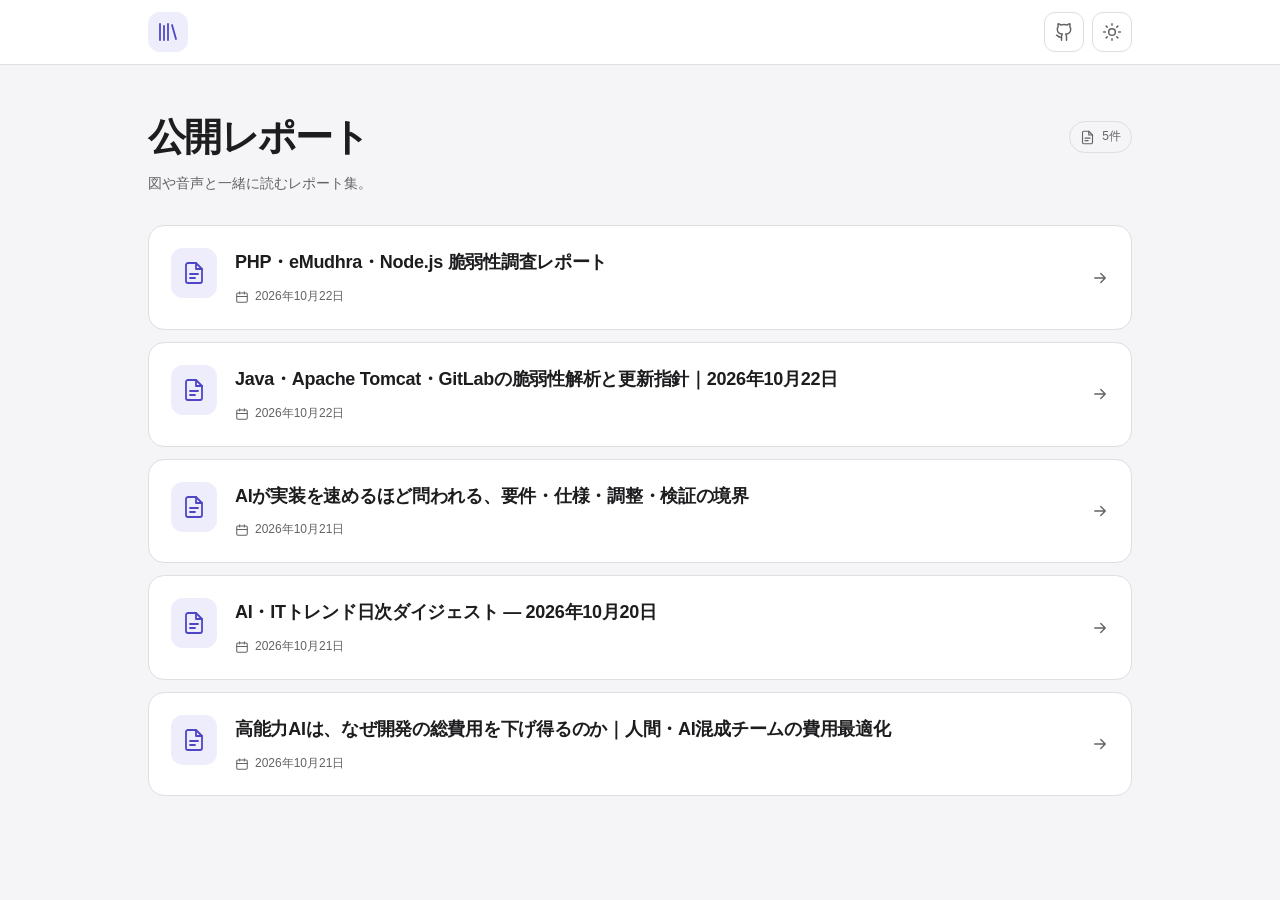
<file: index.html>
<!doctype html>
<html lang="ja">
<head>
<meta charset="utf-8">
<meta name="viewport" content="width=device-width,initial-scale=1">
<title>公開レポート</title>
<style>
:root{color-scheme:light;--bg:#f5f5f7;--surface:#fff;--ink:#1d1d1f;--muted:#636366;--line:#dedee3;--accent:#4f46c7;--tint:#eeedfc;--hover:#fafaff}
html[data-theme=dark]{color-scheme:dark;--bg:#111113;--surface:#1c1c1f;--ink:#f5f5f7;--muted:#aaaab2;--line:#38383d;--accent:#b5b0ff;--tint:#302c49;--hover:#242429}
*{box-sizing:border-box}body{margin:0;background:var(--bg);color:var(--ink);font:16px/1.65 -apple-system,BlinkMacSystemFont,"Hiragino Sans",sans-serif}svg{width:20px;height:20px;fill:none;stroke:currentColor;stroke-width:1.8;stroke-linecap:round;stroke-linejoin:round;flex:none}a{color:inherit;text-decoration:none}button{font:inherit}a,button{-webkit-tap-highlight-color:transparent}:focus-visible{outline:3px solid var(--accent);outline-offset:4px}
.topbar{border-bottom:1px solid var(--line);background:var(--surface)}.topbar-inner{max-width:1040px;min-height:64px;margin:auto;padding:10px 28px;display:flex;align-items:center;justify-content:space-between;gap:16px}.brand{display:grid;place-items:center;width:40px;height:40px;border-radius:12px;background:var(--tint);color:var(--accent)}.brand svg{width:24px;height:24px}.topbar nav{display:flex;gap:8px}.icon-button{display:inline-flex;align-items:center;justify-content:center;width:40px;height:40px;padding:0;border:1px solid var(--line);border-radius:11px;background:var(--surface);color:var(--muted);cursor:pointer}.icon-button:hover{background:var(--tint);color:var(--accent)}.theme-moon{display:none}html[data-theme=dark] .theme-moon{display:block}html[data-theme=dark] .theme-sun{display:none}
main{max-width:1040px;margin:auto;padding:48px 28px 64px}.intro{display:flex;align-items:flex-start;justify-content:space-between;gap:24px;margin-bottom:30px}h1{margin:0;font-size:clamp(28px,5vw,38px);line-height:1.3;letter-spacing:-.045em}.intro p{margin:10px 0 0;color:var(--muted);font-size:14px}.count{display:inline-flex;align-items:center;gap:7px;flex:none;min-height:32px;margin-top:8px;padding:4px 10px;border:1px solid var(--line);border-radius:999px;color:var(--muted);font-size:12px;font-variant-numeric:tabular-nums}.count svg{width:15px;height:15px}
#reports{display:grid;gap:12px;padding:0;margin:0;list-style:none}.report-link{display:flex;align-items:center;gap:18px;padding:22px;border:1px solid var(--line);border-radius:16px;background:var(--surface);transition:background .15s,border-color .15s}.report-link:hover{background:var(--hover);border-color:var(--accent)}.report-icon{display:grid;place-items:center;align-self:flex-start;flex:none;width:46px;height:50px;border-radius:12px;background:var(--tint);color:var(--accent)}.report-icon svg{width:24px;height:24px}.report-copy{flex:1;min-width:0}.report-copy h2{margin:0;font-size:18px;line-height:1.6;letter-spacing:-.015em;font-weight:600;overflow-wrap:anywhere}.report-meta{display:flex;align-items:center;gap:6px;margin-top:10px;color:var(--muted);font-size:12px}.report-meta svg{width:14px;height:14px}.report-arrow{color:var(--muted);width:18px;height:18px}#status{margin:30px 0;color:var(--muted);font-size:14px}#status:empty{display:none}
@media(max-width:599px){.topbar-inner{min-height:60px;padding:8px 18px}main{padding:32px 18px 48px}.intro{gap:12px;margin-bottom:24px}.intro p{max-width:23em;font-size:13px}.count{padding:4px 8px;margin-top:3px}.report-link{padding:16px;gap:12px}.report-icon{width:34px;height:40px;border-radius:9px}.report-icon svg{width:21px;height:21px}.report-copy h2{font-size:16px}.report-arrow{width:16px;height:16px}.report-meta{margin-top:8px}}
@media(prefers-reduced-motion:reduce){.report-link{transition:none}}
</style>
</head>
<body>
<svg aria-hidden="true" style="display:none"><defs>
<symbol id="library" viewBox="0 0 24 24"><path d="M4 4v16M8 6v14M12 4v16m4-15 4 14"/></symbol>
<symbol id="file" viewBox="0 0 24 24"><path d="M14 2H6a2 2 0 0 0-2 2v16a2 2 0 0 0 2 2h12a2 2 0 0 0 2-2V8Z"/><path d="M14 2v6h6M8 13h8M8 17h5"/></symbol>
<symbol id="calendar" viewBox="0 0 24 24"><rect x="3" y="5" width="18" height="16" rx="2"/><path d="M16 3v4M8 3v4M3 11h18"/></symbol>
<symbol id="arrow" viewBox="0 0 24 24"><path d="M5 12h14m-6-6 6 6-6 6"/></symbol>
<symbol id="sun" viewBox="0 0 24 24"><circle cx="12" cy="12" r="4"/><path d="M12 2v2m0 16v2M2 12h2m16 0h2M4.93 4.93l1.42 1.42m11.3 11.3 1.42 1.42M4.93 19.07l1.42-1.42m11.3-11.3 1.42-1.42"/></symbol>
<symbol id="moon" viewBox="0 0 24 24"><path d="M20.9 13A9 9 0 0 1 11 3.1 9 9 0 1 0 20.9 13Z"/></symbol>
<symbol id="github" viewBox="0 0 24 24"><path d="M9 22v-4c-4 1-4-2-6-2m12 6v-4a4.8 4.8 0 0 0-1-3.5c3 0 6-2 6-5.5.08-1.25-.27-2.48-1-3.5.28-1.15.28-2.35 0-3.5 0 0-1 0-3 1.5-2.64-.5-5.36-.5-8 0C6 2 5 2 5 2c-.3 1.15-.3 2.35 0 3.5A5.4 5.4 0 0 0 4 9c0 3.5 3 5.5 6 5.5-.8 1-.9 2.1-1 3.5"/></symbol>
</defs></svg>
<header class="topbar"><div class="topbar-inner"><div class="brand" aria-hidden="true"><svg><use href="#library"/></svg></div><nav aria-label="表示とリンク"><a class="icon-button" href="https://github.com/Ryoma0622/public-reports" target="_blank" rel="noopener noreferrer" aria-label="公開レポートのGitHubを開く" title="公開レポートのGitHubを開く"><svg aria-hidden="true" focusable="false"><use href="#github"/></svg></a><button class="icon-button" type="button" id="theme" aria-label="ダークモードに切り替える" title="ダークモードに切り替える"><svg class="theme-sun" aria-hidden="true" focusable="false"><use href="#sun"/></svg><svg class="theme-moon" aria-hidden="true" focusable="false"><use href="#moon"/></svg></button></nav></div></header>
<main><section class="intro" aria-labelledby="library-title"><div><h1 id="library-title">公開レポート</h1><p>図や音声と一緒に読むレポート集。</p></div><span class="count" aria-live="polite"><svg aria-hidden="true"><use href="#file"/></svg><span id="count">—</span></span></section><ul id="reports" aria-label="レポート一覧"></ul><p id="status" role="status">レポートを読み込んでいます…</p></main>
<script>
const root=document.documentElement;
function theme(value){root.dataset.theme=value;const button=document.querySelector('#theme'),label=value==='dark'?'ライトモードに切り替える':'ダークモードに切り替える';button.setAttribute('aria-label',label);button.title=label;try{localStorage.setItem('public-reports-theme',value)}catch{}}
let saved;try{saved=localStorage.getItem('public-reports-theme')}catch{}
theme(saved==='dark'||saved==='light'?saved:(matchMedia('(prefers-color-scheme:dark)').matches?'dark':'light'));
document.querySelector('#theme').onclick=()=>theme(root.dataset.theme==='dark'?'light':'dark');
function icon(name){const svg=document.createElementNS('http://www.w3.org/2000/svg','svg'),use=document.createElementNS(svg.namespaceURI,'use');svg.setAttribute('aria-hidden','true');svg.setAttribute('focusable','false');use.setAttribute('href','#'+name);svg.append(use);return svg;}
fetch('reports.json').then(r=>{if(!r.ok)throw Error();return r.json()}).then(items=>{
  const list=document.querySelector('#reports');
  for(const item of [...items].reverse()){
    const li=document.createElement('li'),link=document.createElement('a'),symbol=document.createElement('span'),copy=document.createElement('div'),title=document.createElement('h2'),meta=document.createElement('div'),date=document.createElement('time'),arrow=icon('arrow');
    link.className='report-link';link.href='reports/'+encodeURIComponent(item.slug)+'/';symbol.className='report-icon';symbol.append(icon('file'));copy.className='report-copy';title.textContent=item.title;meta.className='report-meta';date.dateTime=item.published_at;date.textContent=new Date(item.published_at).toLocaleDateString('ja-JP',{year:'numeric',month:'long',day:'numeric'});date.setAttribute('aria-label','公開日：'+date.textContent);meta.append(icon('calendar'),date);copy.append(title,meta);arrow.classList.add('report-arrow');link.append(symbol,copy,arrow);li.append(link);list.append(li);
  }
  document.querySelector('#count').textContent=items.length+'件';document.querySelector('#status').textContent=items.length?'':'公開済みのレポートはまだありません。';
}).catch(()=>document.querySelector('#status').textContent='一覧を読み込めませんでした。');
</script>
</body>
</html>
</file>
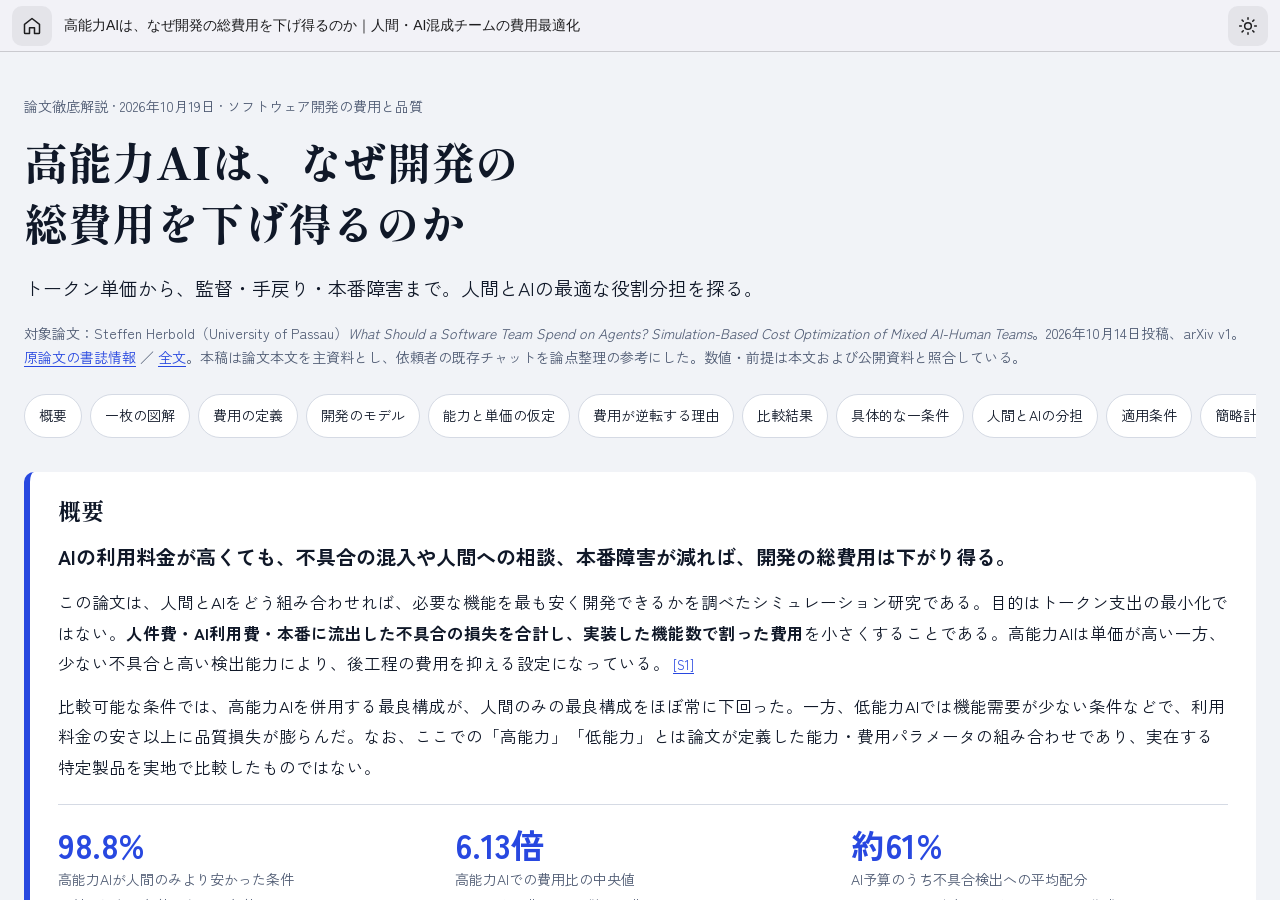
<file: reports/20261019_ai-human-team-cost-optimization-53a3e74018/index.html>
<!doctype html>
<html lang="ja"><head><meta charset="utf-8">
<meta name="viewport" content="width=device-width, initial-scale=1">
<title>高能力AIは、なぜ開発の総費用を下げ得るのか｜人間・AI混成チームの費用最適化</title><style>
    :root {
      color-scheme: light;
      --font: -apple-system, BlinkMacSystemFont, "SF Pro Text", "Helvetica Neue", "Hiragino Sans", "Hiragino Kaku Gothic ProN", "Yu Gothic Medium", "Noto Sans JP", sans-serif;
      --mono: "SF Mono", ui-monospace, SFMono-Regular, Menlo, "JetBrains Mono", "Roboto Mono", monospace;
      --bg: #F2F2F7;
      --bg-warm: #F5F5F7;
      --surface: #FFFFFF;
      --surface-2: #F5F5F7;
      --label: #1D1D1F;
      --label-2: #6E6E73;
      --label-3: #8E8E93;
      --border: rgba(60, 60, 67, 0.14);
      --separator: rgba(60, 60, 67, 0.22);
      --fill: rgba(120, 120, 128, 0.12);
      --fill-2: rgba(120, 120, 128, 0.2);
      --accent: #C96442;
      --accent-hover: #B85638;
      --accent-soft: rgba(201, 100, 66, 0.1);
      --link: #C96442;
      --action: #C96442;
      --on-action: #FFFFFF;
      --on-accent: #FFFFFF;
      --star: #FF9F0A;
      --star-stroke: #C26A00;
      --success: #248A3D;
      --danger: #D70015;
      --nav-bg: rgba(255, 255, 255, 0.78);
      --shadow-1: 0 1px 2px rgba(0, 0, 0, 0.04), 0 0 0 0.5px rgba(0, 0, 0, 0.05);
      --shadow-2: 0 4px 16px rgba(0, 0, 0, 0.08), 0 0 0 0.5px rgba(0, 0, 0, 0.06);
      --shadow-3: 0 12px 40px rgba(0, 0, 0, 0.14), 0 0 0 0.5px rgba(0, 0, 0, 0.08);
      --radius-control: 10px;
      --radius-card: 14px;
      --radius-sheet: 20px;
      --ease: cubic-bezier(0.4, 0, 0.2, 1);
      --ease-emphasized: cubic-bezier(0.32, 0.72, 0, 1);
      /* Editorial aliases for shared widget and Markdown styles */
      --font-body: var(--font);
      --font-display: var(--font);
      --font-mono: var(--mono);
      --ink: var(--label);
      --ink-soft: var(--label);
      --muted: var(--label-2);
      --primary: var(--label);
      --secondary: var(--label-2);
      --tertiary: var(--link);
      --neutral: var(--fill);
      --background: var(--bg);
      --on-primary: #FFFFFF;
      --on-surface: var(--label);
      --on-background: var(--label);
      --shadow-sm: var(--shadow-1);
      --shadow-md: var(--shadow-2);
    }
    :root[data-theme="dark"] {
      color-scheme: dark;
      --bg: #000000;
      --bg-warm: #1C1C1E;
      --surface: #1C1C1E;
      --surface-2: #2C2C2E;
      --label: #F5F5F7;
      --label-2: #98989D;
      --label-3: #7C7C80;
      --border: rgba(255, 255, 255, 0.1);
      --separator: rgba(84, 84, 88, 0.65);
      --fill: rgba(120, 120, 128, 0.24);
      --fill-2: rgba(120, 120, 128, 0.36);
      --accent: #E07A5A;
      --accent-hover: #F08B6A;
      --accent-soft: rgba(224, 122, 90, 0.12);
      --link: #E07A5A;
      --action: #E07A5A;
      --on-action: #000000;
      --on-accent: #FFFFFF;
      --star: #FFB340;
      --star-stroke: #FFB340;
      --success: #30D158;
      --danger: #FF6961;
      --nav-bg: rgba(28, 28, 30, 0.78);
      --shadow-1: 0 1px 2px rgba(0, 0, 0, 0.3), 0 0 0 0.5px rgba(255, 255, 255, 0.06);
      --shadow-2: 0 4px 16px rgba(0, 0, 0, 0.4), 0 0 0 0.5px rgba(255, 255, 255, 0.08);
      --shadow-3: 0 12px 40px rgba(0, 0, 0, 0.55), 0 0 0 0.5px rgba(255, 255, 255, 0.1);
    }
    @media (prefers-color-scheme: dark) {
      :root:not([data-theme="light"]) {
        color-scheme: dark;
        --bg: #000000;
        --bg-warm: #1C1C1E;
        --surface: #1C1C1E;
        --surface-2: #2C2C2E;
        --label: #F5F5F7;
        --label-2: #98989D;
        --label-3: #7C7C80;
        --border: rgba(255, 255, 255, 0.1);
        --separator: rgba(84, 84, 88, 0.65);
        --fill: rgba(120, 120, 128, 0.24);
        --fill-2: rgba(120, 120, 128, 0.36);
        --accent: #E07A5A;
        --accent-hover: #F08B6A;
        --accent-soft: rgba(224, 122, 90, 0.12);
        --link: #E07A5A;
        --action: #E07A5A;
        --on-action: #000000;
        --on-accent: #FFFFFF;
        --star: #FFB340;
        --star-stroke: #FFB340;
        --success: #30D158;
        --danger: #FF6961;
        --nav-bg: rgba(28, 28, 30, 0.78);
        --shadow-1: 0 1px 2px rgba(0, 0, 0, 0.3), 0 0 0 0.5px rgba(255, 255, 255, 0.06);
        --shadow-2: 0 4px 16px rgba(0, 0, 0, 0.4), 0 0 0 0.5px rgba(255, 255, 255, 0.08);
        --shadow-3: 0 12px 40px rgba(0, 0, 0, 0.55), 0 0 0 0.5px rgba(255, 255, 255, 0.1);
      }
    }
html,body{margin:0;height:100%;overflow:hidden}
iframe{border:0;width:100%;height:calc(100dvh - 52px);display:block;background:var(--bg)}
</style>  <script>
    (function () {
      const themeKey = 'explainer-editorial-theme';
      const root = document.documentElement;
      const media = window.matchMedia('(prefers-color-scheme: dark)');
      function storedChoice() {
        try {
          const value = localStorage.getItem(themeKey);
          return value === 'dark' || value === 'light' ? value : 'system';
        } catch {
          return 'system';
        }
      }
      // data-theme は常に実効値（light / dark）にする。HTML レポートの iframe と
      // チャットの shadow host はこの属性を写すので、「自動」でも値を持たせる。
      function applyTheme(announce) {
        const choice = storedChoice();
        const next = choice === 'system' ? (media.matches ? 'dark' : 'light') : choice;
        const changed = root.dataset.theme !== next;
        root.dataset.theme = next;
        for (const button of document.querySelectorAll('[data-theme-choice]')) {
          button.setAttribute('aria-pressed', button.dataset.themeChoice === choice ? 'true' : 'false');
        }
        for (const button of document.querySelectorAll('[data-theme-toggle]')) {
          const label = next === 'dark' ? 'ライトモードに切り替える' : 'ダークモードに切り替える';
          button.setAttribute('aria-label', label);
          button.title = label;
        }
        if (announce && changed) {
          window.dispatchEvent(new CustomEvent('explainer-theme-change', { detail: next }));
        }
      }
      function setChoice(choice) {
        try {
          if (choice === 'system') localStorage.removeItem(themeKey);
          else localStorage.setItem(themeKey, choice);
        } catch { /* storage 不可でも表示は切り替える */ }
        applyTheme(true);
      }
      function closeMenus(except) {
        for (const menu of document.querySelectorAll('[data-app-menu]')) {
          if (menu === except) continue;
          const button = menu.querySelector(':scope > button');
          const panel = menu.querySelector(':scope > .app-menu-panel');
          if (panel && !panel.hidden) {
            panel.hidden = true;
            button?.setAttribute('aria-expanded', 'false');
          }
        }
      }
      function bindChrome() {
        for (const button of document.querySelectorAll('[data-theme-toggle]')) {
          if (button.dataset.themeBound === '1') continue;
          button.dataset.themeBound = '1';
          button.addEventListener('click', () => setChoice(root.dataset.theme === 'dark' ? 'light' : 'dark'));
        }
        for (const button of document.querySelectorAll('[data-theme-choice]')) {
          if (button.dataset.themeBound === '1') continue;
          button.dataset.themeBound = '1';
          button.addEventListener('click', () => setChoice(button.dataset.themeChoice));
        }
        for (const menu of document.querySelectorAll('[data-app-menu]')) {
          if (menu.dataset.menuBound === '1') continue;
          menu.dataset.menuBound = '1';
          const button = menu.querySelector(':scope > button');
          const panel = menu.querySelector(':scope > .app-menu-panel');
          if (!button || !panel) continue;
          button.addEventListener('click', (event) => {
            event.stopPropagation();
            const open = panel.hidden;
            closeMenus(menu);
            panel.hidden = !open;
            button.setAttribute('aria-expanded', open ? 'true' : 'false');
          });
          panel.addEventListener('click', (event) => {
            // 項目を実行したら閉じる。設定（外観・文字サイズ）は続けて操作できるよう残す。
            if (event.target.closest('.app-menu-item')) {
              panel.hidden = true;
              button.setAttribute('aria-expanded', 'false');
            }
          });
        }
        applyTheme(false);
      }
      document.addEventListener('click', (event) => {
        if (!event.target.closest?.('[data-app-menu]')) closeMenus(null);
      });
      document.addEventListener('keydown', (event) => {
        if (event.key !== 'Escape') return;
        const open = document.querySelector('[data-app-menu] > .app-menu-panel:not([hidden])');
        if (!open) return;
        closeMenus(null);
        open.parentElement.querySelector(':scope > button')?.focus();
      });
      media.addEventListener?.('change', () => {
        if (storedChoice() === 'system') applyTheme(true);
      });
      // 読書モードの状態は描画前に戻す（ちらつきを避ける）
      try {
        if (localStorage.getItem('explainer-chrome-hidden') === '1') {
          root.dataset.chromeHidden = 'true';
        }
      } catch { /* storage 不可でも続行 */ }

      applyTheme(false);
      if (document.readyState === 'loading') {
        document.addEventListener('DOMContentLoaded', bindChrome);
      } else {
        bindChrome();
      }
    })();
  </script></head><body><header class="public-report-header"><a class="public-report-home" href="https://ryoma0622.github.io/public-reports/" aria-label="公開レポートの一覧へ" title="公開レポートの一覧へ"><svg viewBox="0 0 24 24" width="20" height="20" fill="none" stroke="currentColor" stroke-width="1.8" stroke-linecap="round" stroke-linejoin="round" aria-hidden="true" focusable="false"><path d="m3 10 9-7 9 7v10a1 1 0 0 1-1 1h-5v-7H9v7H4a1 1 0 0 1-1-1Z"/></svg></a><span>高能力AIは、なぜ開発の総費用を下げ得るのか｜人間・AI混成チームの費用最適化</span><div role="group" aria-label="外観"><button type="button" data-theme-toggle aria-label="ダークモードに切り替える" title="ダークモードに切り替える"><svg class="public-theme-light" viewBox="0 0 24 24" width="20" height="20" fill="none" stroke="currentColor" stroke-width="1.8" stroke-linecap="round" stroke-linejoin="round" aria-hidden="true" focusable="false"><circle cx="12" cy="12" r="4"/><path d="M12 2v2m0 16v2M2 12h2m16 0h2M4.93 4.93l1.42 1.42m11.3 11.3 1.42 1.42M4.93 19.07l1.42-1.42m11.3-11.3 1.42-1.42"/></svg><svg class="public-theme-dark" viewBox="0 0 24 24" width="20" height="20" fill="none" stroke="currentColor" stroke-width="1.8" stroke-linecap="round" stroke-linejoin="round" aria-hidden="true" focusable="false"><path d="M20.9 13A9 9 0 0 1 11 3.1 9 9 0 1 0 20.9 13Z"/></svg></button></div></header><style>.public-report-header{box-sizing:border-box;position:sticky;top:0;z-index:1000;height:52px;display:flex;align-items:center;gap:12px;padding:0 12px;border-bottom:1px solid var(--separator,#ddd);background:var(--bg,#fff);color:var(--label,#111);font:14px/1.4 -apple-system,BlinkMacSystemFont,"Hiragino Sans",sans-serif}.public-report-header>a{color:inherit;text-decoration:none;flex:none}.public-report-header>span{overflow:hidden;white-space:nowrap;text-overflow:ellipsis;flex:1;min-width:0}.public-report-header>div{display:flex;gap:4px;flex:none}.public-report-header button,.public-report-header .public-report-home{display:inline-flex;align-items:center;justify-content:center;flex:none;box-sizing:border-box;width:40px;height:40px;border:0;border-radius:10px;padding:0;cursor:pointer;color:inherit;background:var(--fill,#eee)}.public-report-header button:hover,.public-report-header .public-report-home:hover{background:var(--fill-2,#ddd)}.public-report-header :focus-visible{outline:2px solid var(--accent,#0066cc);outline-offset:2px}.public-report-header .public-theme-dark{display:none}html[data-theme="dark"] .public-report-header .public-theme-dark{display:block}html[data-theme="dark"] .public-report-header .public-theme-light{display:none}@media(max-width:480px){.public-report-header{gap:8px;padding:0 8px}}</style>
<iframe id="public-report-content" src="content.html" title="高能力AIは、なぜ開発の総費用を下げ得るのか｜人間・AI混成チームの費用最適化"></iframe>
<script>(()=>{
  const frame=document.querySelector('iframe');
  function sync(){
    frame.contentWindow.postMessage({type:'public-report-theme',theme:document.documentElement.dataset.theme},location.origin);
  }
  frame.addEventListener('load',sync);
  window.addEventListener('explainer-theme-change',sync);
})();</script></body></html>
</file>
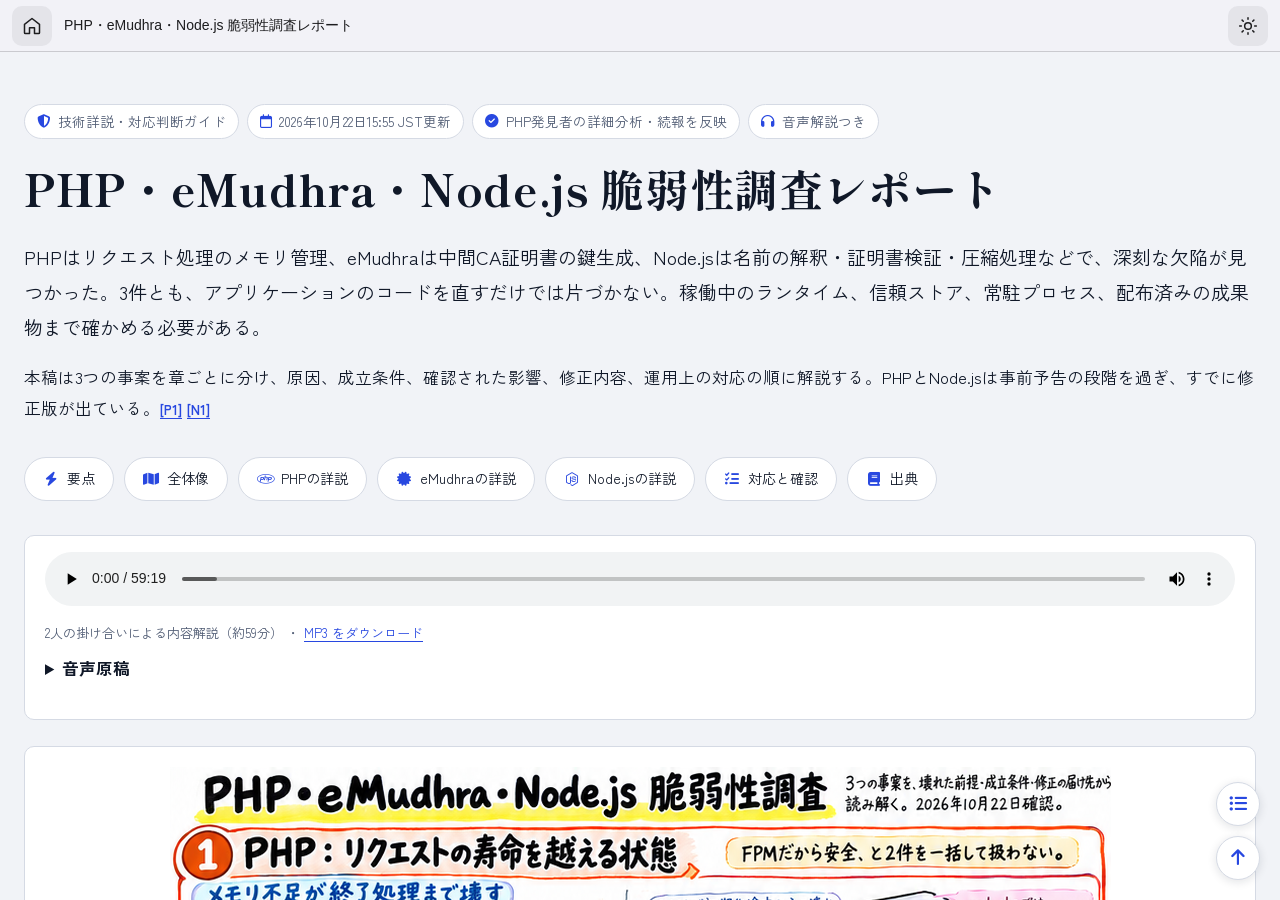
<file: reports/20261021_php-emudhra-nodejs-security-b195ddbf10/index.html>
<!doctype html>
<html lang="ja"><head><meta charset="utf-8">
<meta name="viewport" content="width=device-width, initial-scale=1">
<title>PHP・eMudhra・Node.js 脆弱性調査レポート</title><style>
    :root {
      color-scheme: light;
      --font: -apple-system, BlinkMacSystemFont, "SF Pro Text", "Helvetica Neue", "Hiragino Sans", "Hiragino Kaku Gothic ProN", "Yu Gothic Medium", "Noto Sans JP", sans-serif;
      --mono: "SF Mono", ui-monospace, SFMono-Regular, Menlo, "JetBrains Mono", "Roboto Mono", monospace;
      --bg: #F2F2F7;
      --bg-warm: #F5F5F7;
      --surface: #FFFFFF;
      --surface-2: #F5F5F7;
      --label: #1D1D1F;
      --label-2: #6E6E73;
      --label-3: #8E8E93;
      --border: rgba(60, 60, 67, 0.14);
      --separator: rgba(60, 60, 67, 0.22);
      --fill: rgba(120, 120, 128, 0.12);
      --fill-2: rgba(120, 120, 128, 0.2);
      --accent: #C96442;
      --accent-hover: #B85638;
      --accent-soft: rgba(201, 100, 66, 0.1);
      --link: #C96442;
      --action: #C96442;
      --on-action: #FFFFFF;
      --on-accent: #FFFFFF;
      --star: #FF9F0A;
      --star-stroke: #C26A00;
      --success: #248A3D;
      --danger: #D70015;
      --nav-bg: rgba(255, 255, 255, 0.78);
      --shadow-1: 0 1px 2px rgba(0, 0, 0, 0.04), 0 0 0 0.5px rgba(0, 0, 0, 0.05);
      --shadow-2: 0 4px 16px rgba(0, 0, 0, 0.08), 0 0 0 0.5px rgba(0, 0, 0, 0.06);
      --shadow-3: 0 12px 40px rgba(0, 0, 0, 0.14), 0 0 0 0.5px rgba(0, 0, 0, 0.08);
      --radius-control: 10px;
      --radius-card: 14px;
      --radius-sheet: 20px;
      --ease: cubic-bezier(0.4, 0, 0.2, 1);
      --ease-emphasized: cubic-bezier(0.32, 0.72, 0, 1);
      /* Editorial aliases for shared widget and Markdown styles */
      --font-body: var(--font);
      --font-display: var(--font);
      --font-mono: var(--mono);
      --ink: var(--label);
      --ink-soft: var(--label);
      --muted: var(--label-2);
      --primary: var(--label);
      --secondary: var(--label-2);
      --tertiary: var(--link);
      --neutral: var(--fill);
      --background: var(--bg);
      --on-primary: #FFFFFF;
      --on-surface: var(--label);
      --on-background: var(--label);
      --shadow-sm: var(--shadow-1);
      --shadow-md: var(--shadow-2);
    }
    :root[data-theme="dark"] {
      color-scheme: dark;
      --bg: #000000;
      --bg-warm: #1C1C1E;
      --surface: #1C1C1E;
      --surface-2: #2C2C2E;
      --label: #F5F5F7;
      --label-2: #98989D;
      --label-3: #7C7C80;
      --border: rgba(255, 255, 255, 0.1);
      --separator: rgba(84, 84, 88, 0.65);
      --fill: rgba(120, 120, 128, 0.24);
      --fill-2: rgba(120, 120, 128, 0.36);
      --accent: #E07A5A;
      --accent-hover: #F08B6A;
      --accent-soft: rgba(224, 122, 90, 0.12);
      --link: #E07A5A;
      --action: #E07A5A;
      --on-action: #000000;
      --on-accent: #FFFFFF;
      --star: #FFB340;
      --star-stroke: #FFB340;
      --success: #30D158;
      --danger: #FF6961;
      --nav-bg: rgba(28, 28, 30, 0.78);
      --shadow-1: 0 1px 2px rgba(0, 0, 0, 0.3), 0 0 0 0.5px rgba(255, 255, 255, 0.06);
      --shadow-2: 0 4px 16px rgba(0, 0, 0, 0.4), 0 0 0 0.5px rgba(255, 255, 255, 0.08);
      --shadow-3: 0 12px 40px rgba(0, 0, 0, 0.55), 0 0 0 0.5px rgba(255, 255, 255, 0.1);
    }
    @media (prefers-color-scheme: dark) {
      :root:not([data-theme="light"]) {
        color-scheme: dark;
        --bg: #000000;
        --bg-warm: #1C1C1E;
        --surface: #1C1C1E;
        --surface-2: #2C2C2E;
        --label: #F5F5F7;
        --label-2: #98989D;
        --label-3: #7C7C80;
        --border: rgba(255, 255, 255, 0.1);
        --separator: rgba(84, 84, 88, 0.65);
        --fill: rgba(120, 120, 128, 0.24);
        --fill-2: rgba(120, 120, 128, 0.36);
        --accent: #E07A5A;
        --accent-hover: #F08B6A;
        --accent-soft: rgba(224, 122, 90, 0.12);
        --link: #E07A5A;
        --action: #E07A5A;
        --on-action: #000000;
        --on-accent: #FFFFFF;
        --star: #FFB340;
        --star-stroke: #FFB340;
        --success: #30D158;
        --danger: #FF6961;
        --nav-bg: rgba(28, 28, 30, 0.78);
        --shadow-1: 0 1px 2px rgba(0, 0, 0, 0.3), 0 0 0 0.5px rgba(255, 255, 255, 0.06);
        --shadow-2: 0 4px 16px rgba(0, 0, 0, 0.4), 0 0 0 0.5px rgba(255, 255, 255, 0.08);
        --shadow-3: 0 12px 40px rgba(0, 0, 0, 0.55), 0 0 0 0.5px rgba(255, 255, 255, 0.1);
      }
    }
html,body{margin:0;height:100%;overflow:hidden}
iframe{border:0;width:100%;height:calc(100dvh - 52px);display:block;background:var(--bg)}
</style>  <script>
    (function () {
      const themeKey = 'explainer-editorial-theme';
      const root = document.documentElement;
      const media = window.matchMedia('(prefers-color-scheme: dark)');
      function storedChoice() {
        try {
          const value = localStorage.getItem(themeKey);
          return value === 'dark' || value === 'light' ? value : 'system';
        } catch {
          return 'system';
        }
      }
      // data-theme は常に実効値（light / dark）にする。HTML レポートの iframe と
      // チャットの shadow host はこの属性を写すので、「自動」でも値を持たせる。
      function applyTheme(announce) {
        const choice = storedChoice();
        const next = choice === 'system' ? (media.matches ? 'dark' : 'light') : choice;
        const changed = root.dataset.theme !== next;
        root.dataset.theme = next;
        for (const button of document.querySelectorAll('[data-theme-choice]')) {
          button.setAttribute('aria-pressed', button.dataset.themeChoice === choice ? 'true' : 'false');
        }
        for (const button of document.querySelectorAll('[data-theme-toggle]')) {
          const label = next === 'dark' ? 'ライトモードに切り替える' : 'ダークモードに切り替える';
          button.setAttribute('aria-label', label);
          button.title = label;
        }
        if (announce && changed) {
          window.dispatchEvent(new CustomEvent('explainer-theme-change', { detail: next }));
        }
      }
      function setChoice(choice) {
        try {
          if (choice === 'system') localStorage.removeItem(themeKey);
          else localStorage.setItem(themeKey, choice);
        } catch { /* storage 不可でも表示は切り替える */ }
        applyTheme(true);
      }
      function closeMenus(except) {
        for (const menu of document.querySelectorAll('[data-app-menu]')) {
          if (menu === except) continue;
          const button = menu.querySelector(':scope > button');
          const panel = menu.querySelector(':scope > .app-menu-panel');
          if (panel && !panel.hidden) {
            panel.hidden = true;
            button?.setAttribute('aria-expanded', 'false');
          }
        }
      }
      function bindChrome() {
        for (const button of document.querySelectorAll('[data-theme-toggle]')) {
          if (button.dataset.themeBound === '1') continue;
          button.dataset.themeBound = '1';
          button.addEventListener('click', () => setChoice(root.dataset.theme === 'dark' ? 'light' : 'dark'));
        }
        for (const button of document.querySelectorAll('[data-theme-choice]')) {
          if (button.dataset.themeBound === '1') continue;
          button.dataset.themeBound = '1';
          button.addEventListener('click', () => setChoice(button.dataset.themeChoice));
        }
        for (const menu of document.querySelectorAll('[data-app-menu]')) {
          if (menu.dataset.menuBound === '1') continue;
          menu.dataset.menuBound = '1';
          const button = menu.querySelector(':scope > button');
          const panel = menu.querySelector(':scope > .app-menu-panel');
          if (!button || !panel) continue;
          button.addEventListener('click', (event) => {
            event.stopPropagation();
            const open = panel.hidden;
            closeMenus(menu);
            panel.hidden = !open;
            button.setAttribute('aria-expanded', open ? 'true' : 'false');
          });
          panel.addEventListener('click', (event) => {
            // 項目を実行したら閉じる。設定（外観・文字サイズ）は続けて操作できるよう残す。
            if (event.target.closest('.app-menu-item')) {
              panel.hidden = true;
              button.setAttribute('aria-expanded', 'false');
            }
          });
        }
        applyTheme(false);
      }
      document.addEventListener('click', (event) => {
        if (!event.target.closest?.('[data-app-menu]')) closeMenus(null);
      });
      document.addEventListener('keydown', (event) => {
        if (event.key !== 'Escape') return;
        const open = document.querySelector('[data-app-menu] > .app-menu-panel:not([hidden])');
        if (!open) return;
        closeMenus(null);
        open.parentElement.querySelector(':scope > button')?.focus();
      });
      media.addEventListener?.('change', () => {
        if (storedChoice() === 'system') applyTheme(true);
      });
      // 読書モードの状態は描画前に戻す（ちらつきを避ける）
      try {
        if (localStorage.getItem('explainer-chrome-hidden') === '1') {
          root.dataset.chromeHidden = 'true';
        }
      } catch { /* storage 不可でも続行 */ }

      applyTheme(false);
      if (document.readyState === 'loading') {
        document.addEventListener('DOMContentLoaded', bindChrome);
      } else {
        bindChrome();
      }
    })();
  </script></head><body><header class="public-report-header"><a class="public-report-home" href="https://ryoma0622.github.io/public-reports/" aria-label="公開レポートの一覧へ" title="公開レポートの一覧へ"><svg viewBox="0 0 24 24" width="20" height="20" fill="none" stroke="currentColor" stroke-width="1.8" stroke-linecap="round" stroke-linejoin="round" aria-hidden="true" focusable="false"><path d="m3 10 9-7 9 7v10a1 1 0 0 1-1 1h-5v-7H9v7H4a1 1 0 0 1-1-1Z"/></svg></a><span>PHP・eMudhra・Node.js 脆弱性調査レポート</span><div role="group" aria-label="外観"><button type="button" data-theme-toggle aria-label="ダークモードに切り替える" title="ダークモードに切り替える"><svg class="public-theme-light" viewBox="0 0 24 24" width="20" height="20" fill="none" stroke="currentColor" stroke-width="1.8" stroke-linecap="round" stroke-linejoin="round" aria-hidden="true" focusable="false"><circle cx="12" cy="12" r="4"/><path d="M12 2v2m0 16v2M2 12h2m16 0h2M4.93 4.93l1.42 1.42m11.3 11.3 1.42 1.42M4.93 19.07l1.42-1.42m11.3-11.3 1.42-1.42"/></svg><svg class="public-theme-dark" viewBox="0 0 24 24" width="20" height="20" fill="none" stroke="currentColor" stroke-width="1.8" stroke-linecap="round" stroke-linejoin="round" aria-hidden="true" focusable="false"><path d="M20.9 13A9 9 0 0 1 11 3.1 9 9 0 1 0 20.9 13Z"/></svg></button></div></header><style>.public-report-header{box-sizing:border-box;position:sticky;top:0;z-index:1000;height:52px;display:flex;align-items:center;gap:12px;padding:0 12px;border-bottom:1px solid var(--separator,#ddd);background:var(--bg,#fff);color:var(--label,#111);font:14px/1.4 -apple-system,BlinkMacSystemFont,"Hiragino Sans",sans-serif}.public-report-header>a{color:inherit;text-decoration:none;flex:none}.public-report-header>span{overflow:hidden;white-space:nowrap;text-overflow:ellipsis;flex:1;min-width:0}.public-report-header>div{display:flex;gap:4px;flex:none}.public-report-header button,.public-report-header .public-report-home{display:inline-flex;align-items:center;justify-content:center;flex:none;box-sizing:border-box;width:40px;height:40px;border:0;border-radius:10px;padding:0;cursor:pointer;color:inherit;background:var(--fill,#eee)}.public-report-header button:hover,.public-report-header .public-report-home:hover{background:var(--fill-2,#ddd)}.public-report-header :focus-visible{outline:2px solid var(--accent,#0066cc);outline-offset:2px}.public-report-header .public-theme-dark{display:none}html[data-theme="dark"] .public-report-header .public-theme-dark{display:block}html[data-theme="dark"] .public-report-header .public-theme-light{display:none}@media(max-width:480px){.public-report-header{gap:8px;padding:0 8px}}</style>
<iframe id="public-report-content" src="content.html?v=add4a9b8c4e96c08142dfda66ce9c68d0b68287d7c23aae7454c6b62d71bc700" title="PHP・eMudhra・Node.js 脆弱性調査レポート"></iframe>
<script>(()=>{
  const frame=document.querySelector('iframe');
  function sync(){
    frame.contentWindow.postMessage({type:'public-report-theme',theme:document.documentElement.dataset.theme},location.origin);
  }
  frame.addEventListener('load',sync);
  window.addEventListener('explainer-theme-change',sync);
})();</script></body></html>
</file>
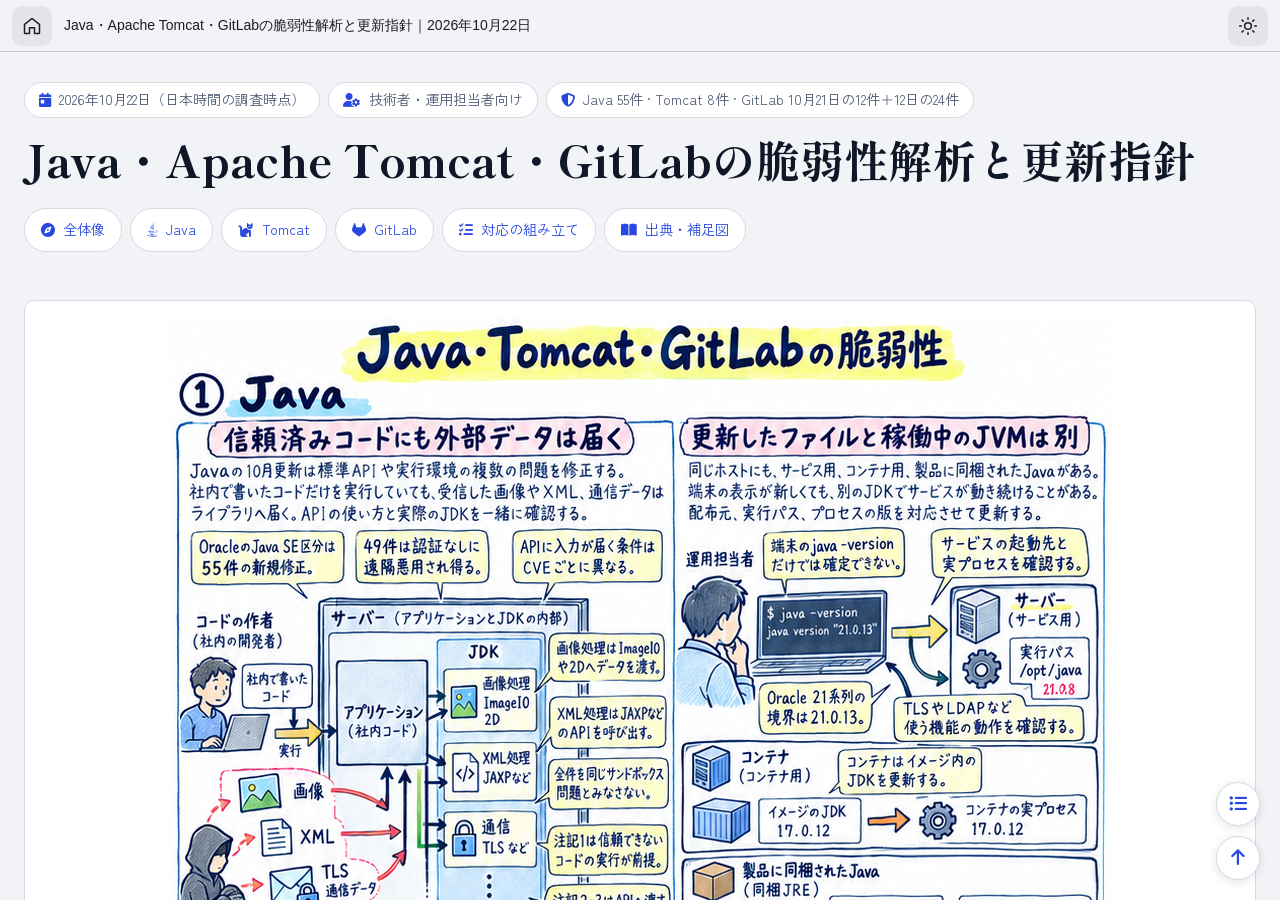
<file: reports/20261022_java-tomcat-gitlab-security-0e64c42389/index.html>
<!doctype html>
<html lang="ja"><head><meta charset="utf-8">
<meta name="viewport" content="width=device-width, initial-scale=1">
<title>Java・Apache Tomcat・GitLabの脆弱性解析と更新指針｜2026年10月22日</title><style>
    :root {
      color-scheme: light;
      --font: -apple-system, BlinkMacSystemFont, "SF Pro Text", "Helvetica Neue", "Hiragino Sans", "Hiragino Kaku Gothic ProN", "Yu Gothic Medium", "Noto Sans JP", sans-serif;
      --mono: "SF Mono", ui-monospace, SFMono-Regular, Menlo, "JetBrains Mono", "Roboto Mono", monospace;
      --bg: #F2F2F7;
      --bg-warm: #F5F5F7;
      --surface: #FFFFFF;
      --surface-2: #F5F5F7;
      --label: #1D1D1F;
      --label-2: #6E6E73;
      --label-3: #8E8E93;
      --border: rgba(60, 60, 67, 0.14);
      --separator: rgba(60, 60, 67, 0.22);
      --fill: rgba(120, 120, 128, 0.12);
      --fill-2: rgba(120, 120, 128, 0.2);
      --accent: #C96442;
      --accent-hover: #B85638;
      --accent-soft: rgba(201, 100, 66, 0.1);
      --link: #C96442;
      --action: #C96442;
      --on-action: #FFFFFF;
      --on-accent: #FFFFFF;
      --star: #FF9F0A;
      --star-stroke: #C26A00;
      --success: #248A3D;
      --danger: #D70015;
      --nav-bg: rgba(255, 255, 255, 0.78);
      --shadow-1: 0 1px 2px rgba(0, 0, 0, 0.04), 0 0 0 0.5px rgba(0, 0, 0, 0.05);
      --shadow-2: 0 4px 16px rgba(0, 0, 0, 0.08), 0 0 0 0.5px rgba(0, 0, 0, 0.06);
      --shadow-3: 0 12px 40px rgba(0, 0, 0, 0.14), 0 0 0 0.5px rgba(0, 0, 0, 0.08);
      --radius-control: 10px;
      --radius-card: 14px;
      --radius-sheet: 20px;
      --ease: cubic-bezier(0.4, 0, 0.2, 1);
      --ease-emphasized: cubic-bezier(0.32, 0.72, 0, 1);
      /* Editorial aliases for shared widget and Markdown styles */
      --font-body: var(--font);
      --font-display: var(--font);
      --font-mono: var(--mono);
      --ink: var(--label);
      --ink-soft: var(--label);
      --muted: var(--label-2);
      --primary: var(--label);
      --secondary: var(--label-2);
      --tertiary: var(--link);
      --neutral: var(--fill);
      --background: var(--bg);
      --on-primary: #FFFFFF;
      --on-surface: var(--label);
      --on-background: var(--label);
      --shadow-sm: var(--shadow-1);
      --shadow-md: var(--shadow-2);
    }
    :root[data-theme="dark"] {
      color-scheme: dark;
      --bg: #000000;
      --bg-warm: #1C1C1E;
      --surface: #1C1C1E;
      --surface-2: #2C2C2E;
      --label: #F5F5F7;
      --label-2: #98989D;
      --label-3: #7C7C80;
      --border: rgba(255, 255, 255, 0.1);
      --separator: rgba(84, 84, 88, 0.65);
      --fill: rgba(120, 120, 128, 0.24);
      --fill-2: rgba(120, 120, 128, 0.36);
      --accent: #E07A5A;
      --accent-hover: #F08B6A;
      --accent-soft: rgba(224, 122, 90, 0.12);
      --link: #E07A5A;
      --action: #E07A5A;
      --on-action: #000000;
      --on-accent: #FFFFFF;
      --star: #FFB340;
      --star-stroke: #FFB340;
      --success: #30D158;
      --danger: #FF6961;
      --nav-bg: rgba(28, 28, 30, 0.78);
      --shadow-1: 0 1px 2px rgba(0, 0, 0, 0.3), 0 0 0 0.5px rgba(255, 255, 255, 0.06);
      --shadow-2: 0 4px 16px rgba(0, 0, 0, 0.4), 0 0 0 0.5px rgba(255, 255, 255, 0.08);
      --shadow-3: 0 12px 40px rgba(0, 0, 0, 0.55), 0 0 0 0.5px rgba(255, 255, 255, 0.1);
    }
    @media (prefers-color-scheme: dark) {
      :root:not([data-theme="light"]) {
        color-scheme: dark;
        --bg: #000000;
        --bg-warm: #1C1C1E;
        --surface: #1C1C1E;
        --surface-2: #2C2C2E;
        --label: #F5F5F7;
        --label-2: #98989D;
        --label-3: #7C7C80;
        --border: rgba(255, 255, 255, 0.1);
        --separator: rgba(84, 84, 88, 0.65);
        --fill: rgba(120, 120, 128, 0.24);
        --fill-2: rgba(120, 120, 128, 0.36);
        --accent: #E07A5A;
        --accent-hover: #F08B6A;
        --accent-soft: rgba(224, 122, 90, 0.12);
        --link: #E07A5A;
        --action: #E07A5A;
        --on-action: #000000;
        --on-accent: #FFFFFF;
        --star: #FFB340;
        --star-stroke: #FFB340;
        --success: #30D158;
        --danger: #FF6961;
        --nav-bg: rgba(28, 28, 30, 0.78);
        --shadow-1: 0 1px 2px rgba(0, 0, 0, 0.3), 0 0 0 0.5px rgba(255, 255, 255, 0.06);
        --shadow-2: 0 4px 16px rgba(0, 0, 0, 0.4), 0 0 0 0.5px rgba(255, 255, 255, 0.08);
        --shadow-3: 0 12px 40px rgba(0, 0, 0, 0.55), 0 0 0 0.5px rgba(255, 255, 255, 0.1);
      }
    }
html,body{margin:0;height:100%;overflow:hidden}
iframe{border:0;width:100%;height:calc(100dvh - 52px);display:block;background:var(--bg)}
</style>  <script>
    (function () {
      const themeKey = 'explainer-editorial-theme';
      const root = document.documentElement;
      const media = window.matchMedia('(prefers-color-scheme: dark)');
      function storedChoice() {
        try {
          const value = localStorage.getItem(themeKey);
          return value === 'dark' || value === 'light' ? value : 'system';
        } catch {
          return 'system';
        }
      }
      // data-theme は常に実効値（light / dark）にする。HTML レポートの iframe と
      // チャットの shadow host はこの属性を写すので、「自動」でも値を持たせる。
      function applyTheme(announce) {
        const choice = storedChoice();
        const next = choice === 'system' ? (media.matches ? 'dark' : 'light') : choice;
        const changed = root.dataset.theme !== next;
        root.dataset.theme = next;
        for (const button of document.querySelectorAll('[data-theme-choice]')) {
          button.setAttribute('aria-pressed', button.dataset.themeChoice === choice ? 'true' : 'false');
        }
        for (const button of document.querySelectorAll('[data-theme-toggle]')) {
          const label = next === 'dark' ? 'ライトモードに切り替える' : 'ダークモードに切り替える';
          button.setAttribute('aria-label', label);
          button.title = label;
        }
        if (announce && changed) {
          window.dispatchEvent(new CustomEvent('explainer-theme-change', { detail: next }));
        }
      }
      function setChoice(choice) {
        try {
          if (choice === 'system') localStorage.removeItem(themeKey);
          else localStorage.setItem(themeKey, choice);
        } catch { /* storage 不可でも表示は切り替える */ }
        applyTheme(true);
      }
      function closeMenus(except) {
        for (const menu of document.querySelectorAll('[data-app-menu]')) {
          if (menu === except) continue;
          const button = menu.querySelector(':scope > button');
          const panel = menu.querySelector(':scope > .app-menu-panel');
          if (panel && !panel.hidden) {
            panel.hidden = true;
            button?.setAttribute('aria-expanded', 'false');
          }
        }
      }
      function bindChrome() {
        for (const button of document.querySelectorAll('[data-theme-toggle]')) {
          if (button.dataset.themeBound === '1') continue;
          button.dataset.themeBound = '1';
          button.addEventListener('click', () => setChoice(root.dataset.theme === 'dark' ? 'light' : 'dark'));
        }
        for (const button of document.querySelectorAll('[data-theme-choice]')) {
          if (button.dataset.themeBound === '1') continue;
          button.dataset.themeBound = '1';
          button.addEventListener('click', () => setChoice(button.dataset.themeChoice));
        }
        for (const menu of document.querySelectorAll('[data-app-menu]')) {
          if (menu.dataset.menuBound === '1') continue;
          menu.dataset.menuBound = '1';
          const button = menu.querySelector(':scope > button');
          const panel = menu.querySelector(':scope > .app-menu-panel');
          if (!button || !panel) continue;
          button.addEventListener('click', (event) => {
            event.stopPropagation();
            const open = panel.hidden;
            closeMenus(menu);
            panel.hidden = !open;
            button.setAttribute('aria-expanded', open ? 'true' : 'false');
          });
          panel.addEventListener('click', (event) => {
            // 項目を実行したら閉じる。設定（外観・文字サイズ）は続けて操作できるよう残す。
            if (event.target.closest('.app-menu-item')) {
              panel.hidden = true;
              button.setAttribute('aria-expanded', 'false');
            }
          });
        }
        applyTheme(false);
      }
      document.addEventListener('click', (event) => {
        if (!event.target.closest?.('[data-app-menu]')) closeMenus(null);
      });
      document.addEventListener('keydown', (event) => {
        if (event.key !== 'Escape') return;
        const open = document.querySelector('[data-app-menu] > .app-menu-panel:not([hidden])');
        if (!open) return;
        closeMenus(null);
        open.parentElement.querySelector(':scope > button')?.focus();
      });
      media.addEventListener?.('change', () => {
        if (storedChoice() === 'system') applyTheme(true);
      });
      // 読書モードの状態は描画前に戻す（ちらつきを避ける）
      try {
        if (localStorage.getItem('explainer-chrome-hidden') === '1') {
          root.dataset.chromeHidden = 'true';
        }
      } catch { /* storage 不可でも続行 */ }

      applyTheme(false);
      if (document.readyState === 'loading') {
        document.addEventListener('DOMContentLoaded', bindChrome);
      } else {
        bindChrome();
      }
    })();
  </script></head><body><header class="public-report-header"><a class="public-report-home" href="https://ryoma0622.github.io/public-reports/" aria-label="公開レポートの一覧へ" title="公開レポートの一覧へ"><svg viewBox="0 0 24 24" width="20" height="20" fill="none" stroke="currentColor" stroke-width="1.8" stroke-linecap="round" stroke-linejoin="round" aria-hidden="true" focusable="false"><path d="m3 10 9-7 9 7v10a1 1 0 0 1-1 1h-5v-7H9v7H4a1 1 0 0 1-1-1Z"/></svg></a><span>Java・Apache Tomcat・GitLabの脆弱性解析と更新指針｜2026年10月22日</span><div role="group" aria-label="外観"><button type="button" data-theme-toggle aria-label="ダークモードに切り替える" title="ダークモードに切り替える"><svg class="public-theme-light" viewBox="0 0 24 24" width="20" height="20" fill="none" stroke="currentColor" stroke-width="1.8" stroke-linecap="round" stroke-linejoin="round" aria-hidden="true" focusable="false"><circle cx="12" cy="12" r="4"/><path d="M12 2v2m0 16v2M2 12h2m16 0h2M4.93 4.93l1.42 1.42m11.3 11.3 1.42 1.42M4.93 19.07l1.42-1.42m11.3-11.3 1.42-1.42"/></svg><svg class="public-theme-dark" viewBox="0 0 24 24" width="20" height="20" fill="none" stroke="currentColor" stroke-width="1.8" stroke-linecap="round" stroke-linejoin="round" aria-hidden="true" focusable="false"><path d="M20.9 13A9 9 0 0 1 11 3.1 9 9 0 1 0 20.9 13Z"/></svg></button></div></header><style>.public-report-header{box-sizing:border-box;position:sticky;top:0;z-index:1000;height:52px;display:flex;align-items:center;gap:12px;padding:0 12px;border-bottom:1px solid var(--separator,#ddd);background:var(--bg,#fff);color:var(--label,#111);font:14px/1.4 -apple-system,BlinkMacSystemFont,"Hiragino Sans",sans-serif}.public-report-header>a{color:inherit;text-decoration:none;flex:none}.public-report-header>span{overflow:hidden;white-space:nowrap;text-overflow:ellipsis;flex:1;min-width:0}.public-report-header>div{display:flex;gap:4px;flex:none}.public-report-header button,.public-report-header .public-report-home{display:inline-flex;align-items:center;justify-content:center;flex:none;box-sizing:border-box;width:40px;height:40px;border:0;border-radius:10px;padding:0;cursor:pointer;color:inherit;background:var(--fill,#eee)}.public-report-header button:hover,.public-report-header .public-report-home:hover{background:var(--fill-2,#ddd)}.public-report-header :focus-visible{outline:2px solid var(--accent,#0066cc);outline-offset:2px}.public-report-header .public-theme-dark{display:none}html[data-theme="dark"] .public-report-header .public-theme-dark{display:block}html[data-theme="dark"] .public-report-header .public-theme-light{display:none}@media(max-width:480px){.public-report-header{gap:8px;padding:0 8px}}</style>
<iframe id="public-report-content" src="content.html" title="Java・Apache Tomcat・GitLabの脆弱性解析と更新指針｜2026年10月22日"></iframe>
<script>(()=>{
  const frame=document.querySelector('iframe');
  function sync(){
    frame.contentWindow.postMessage({type:'public-report-theme',theme:document.documentElement.dataset.theme},location.origin);
  }
  frame.addEventListener('load',sync);
  window.addEventListener('explainer-theme-change',sync);
})();</script></body></html>
</file>
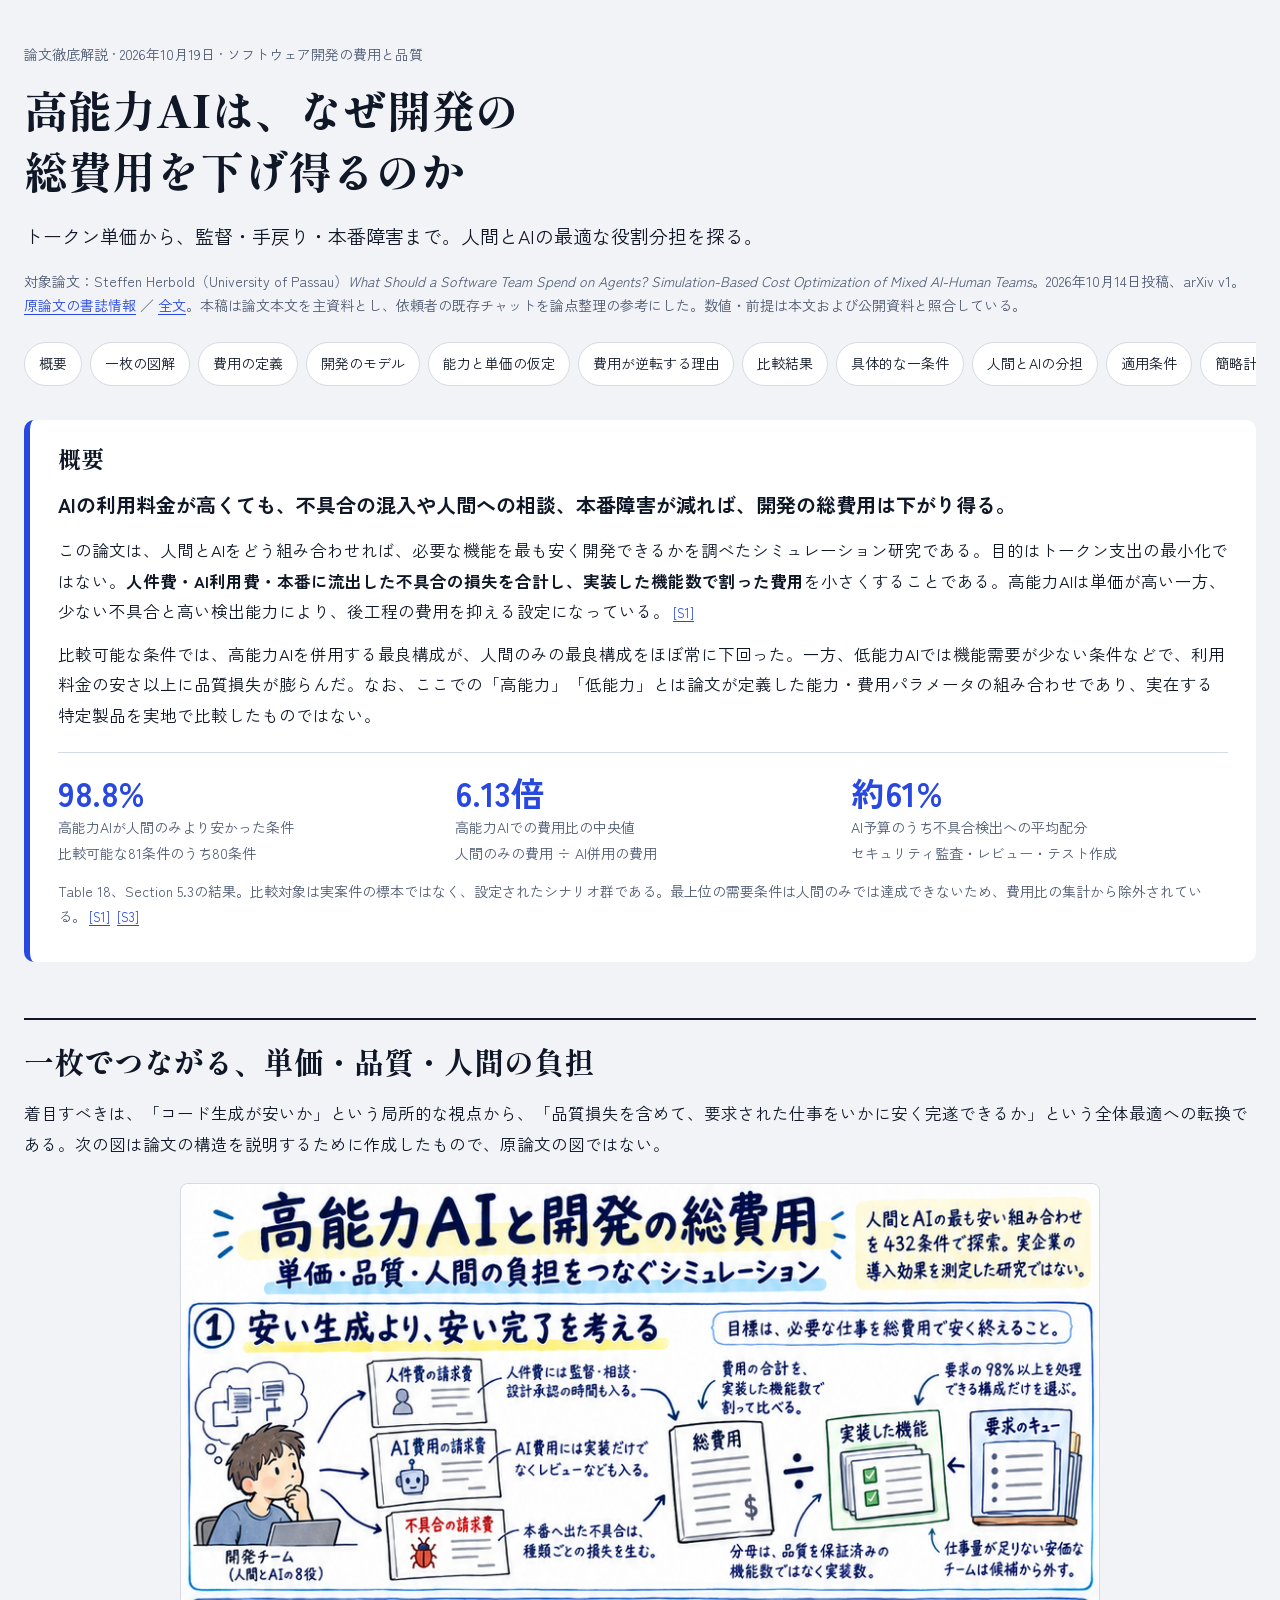
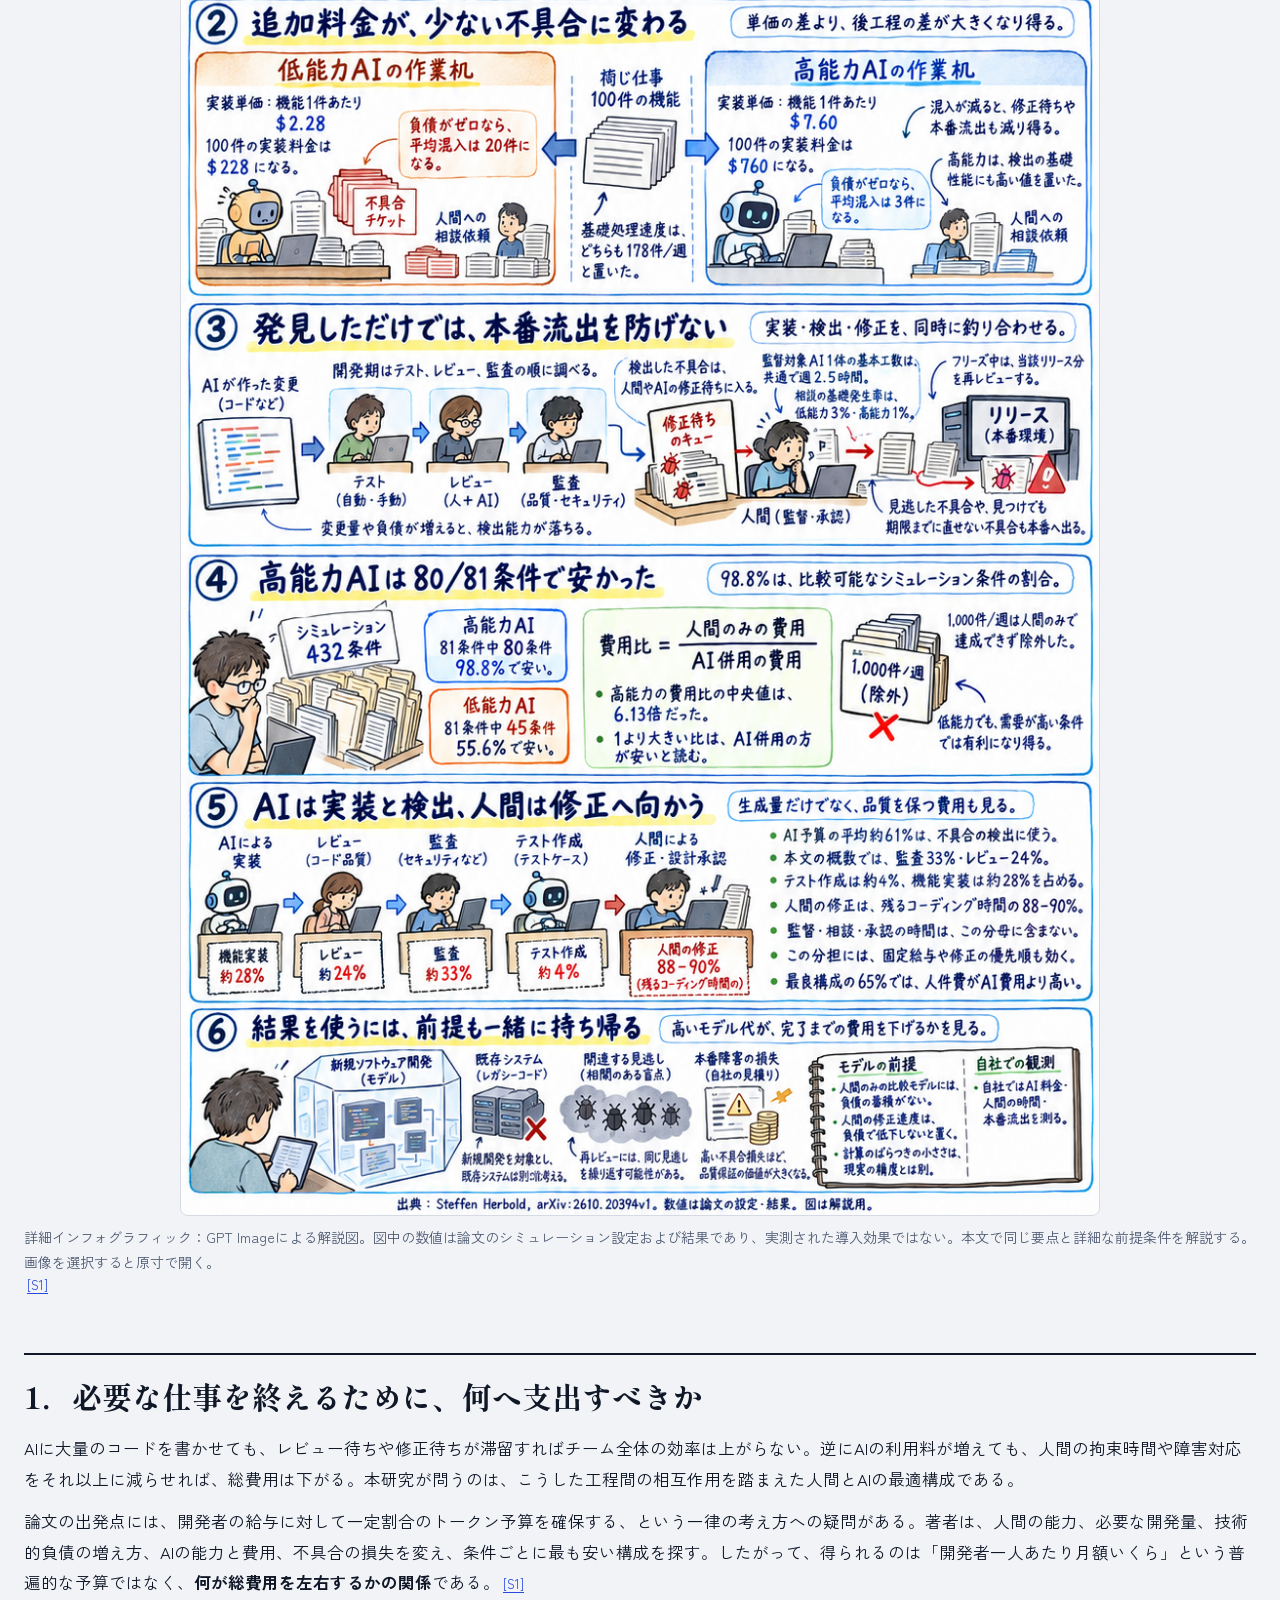
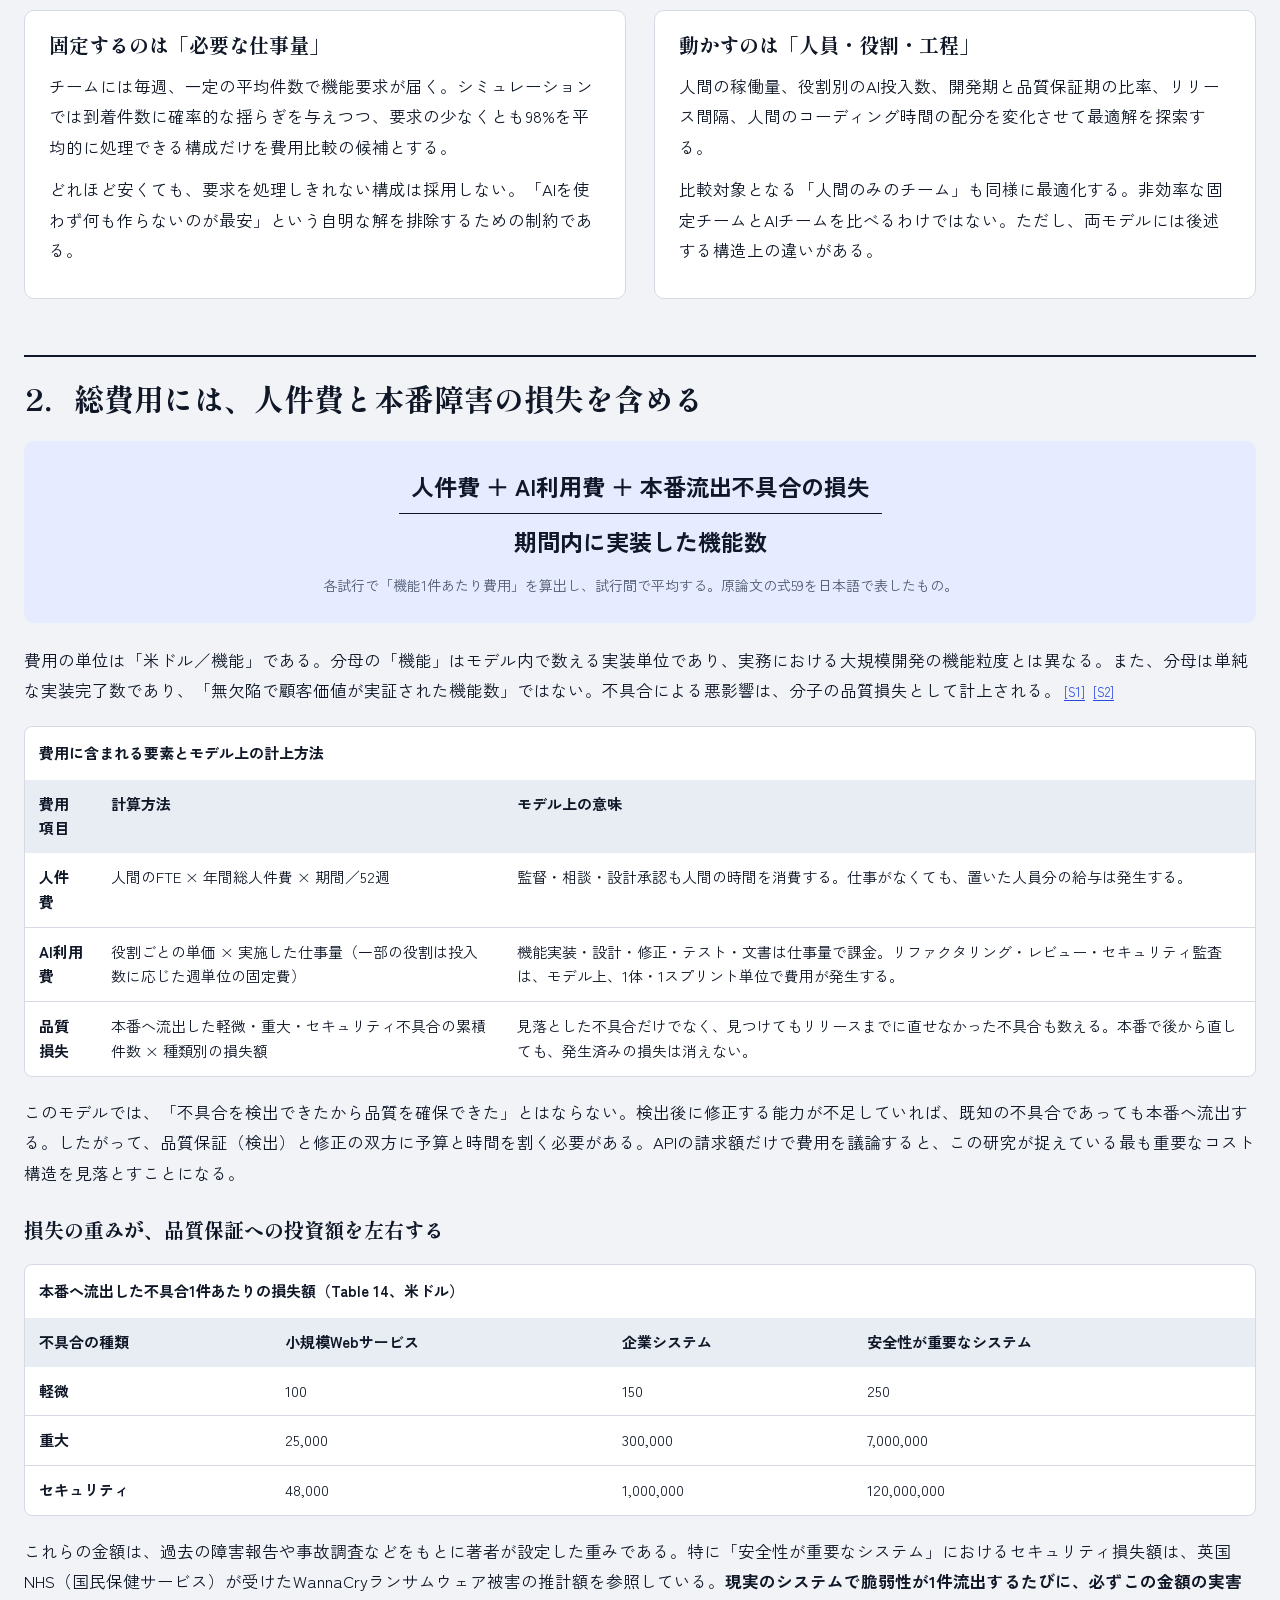
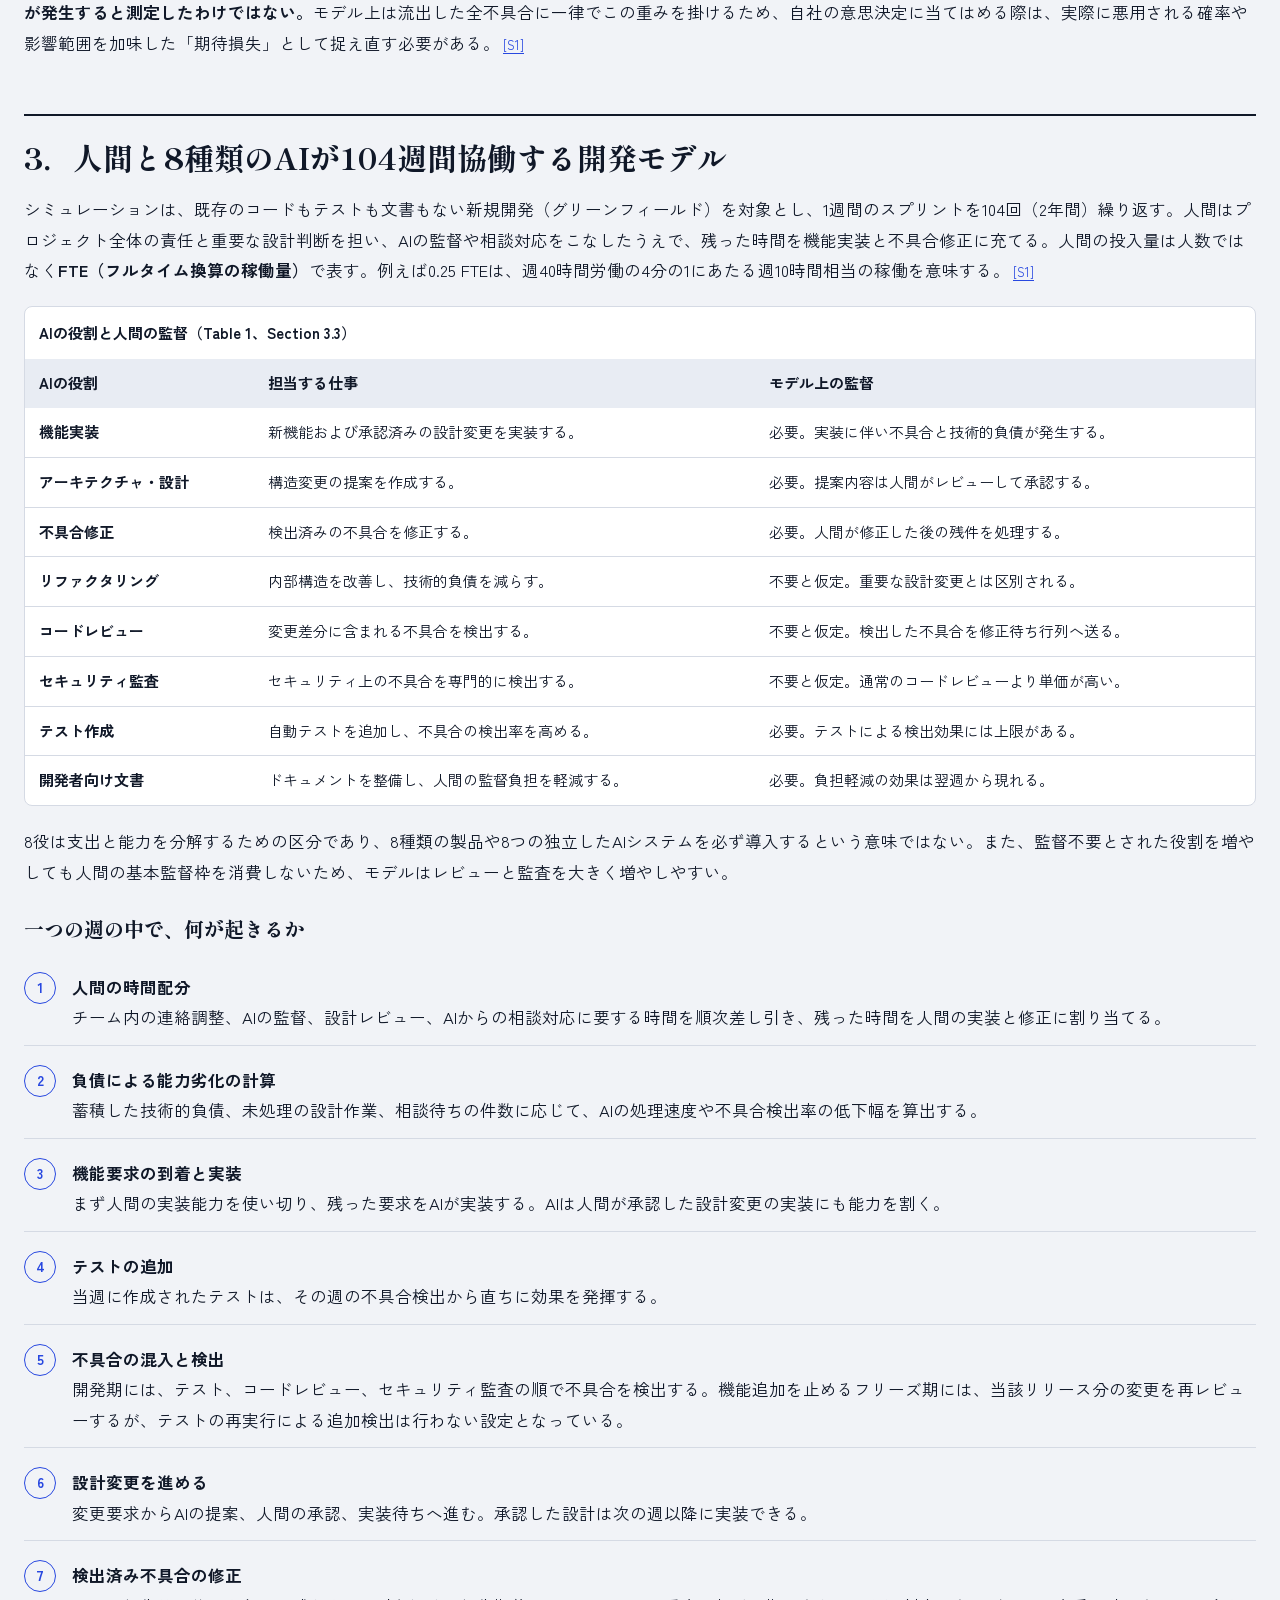
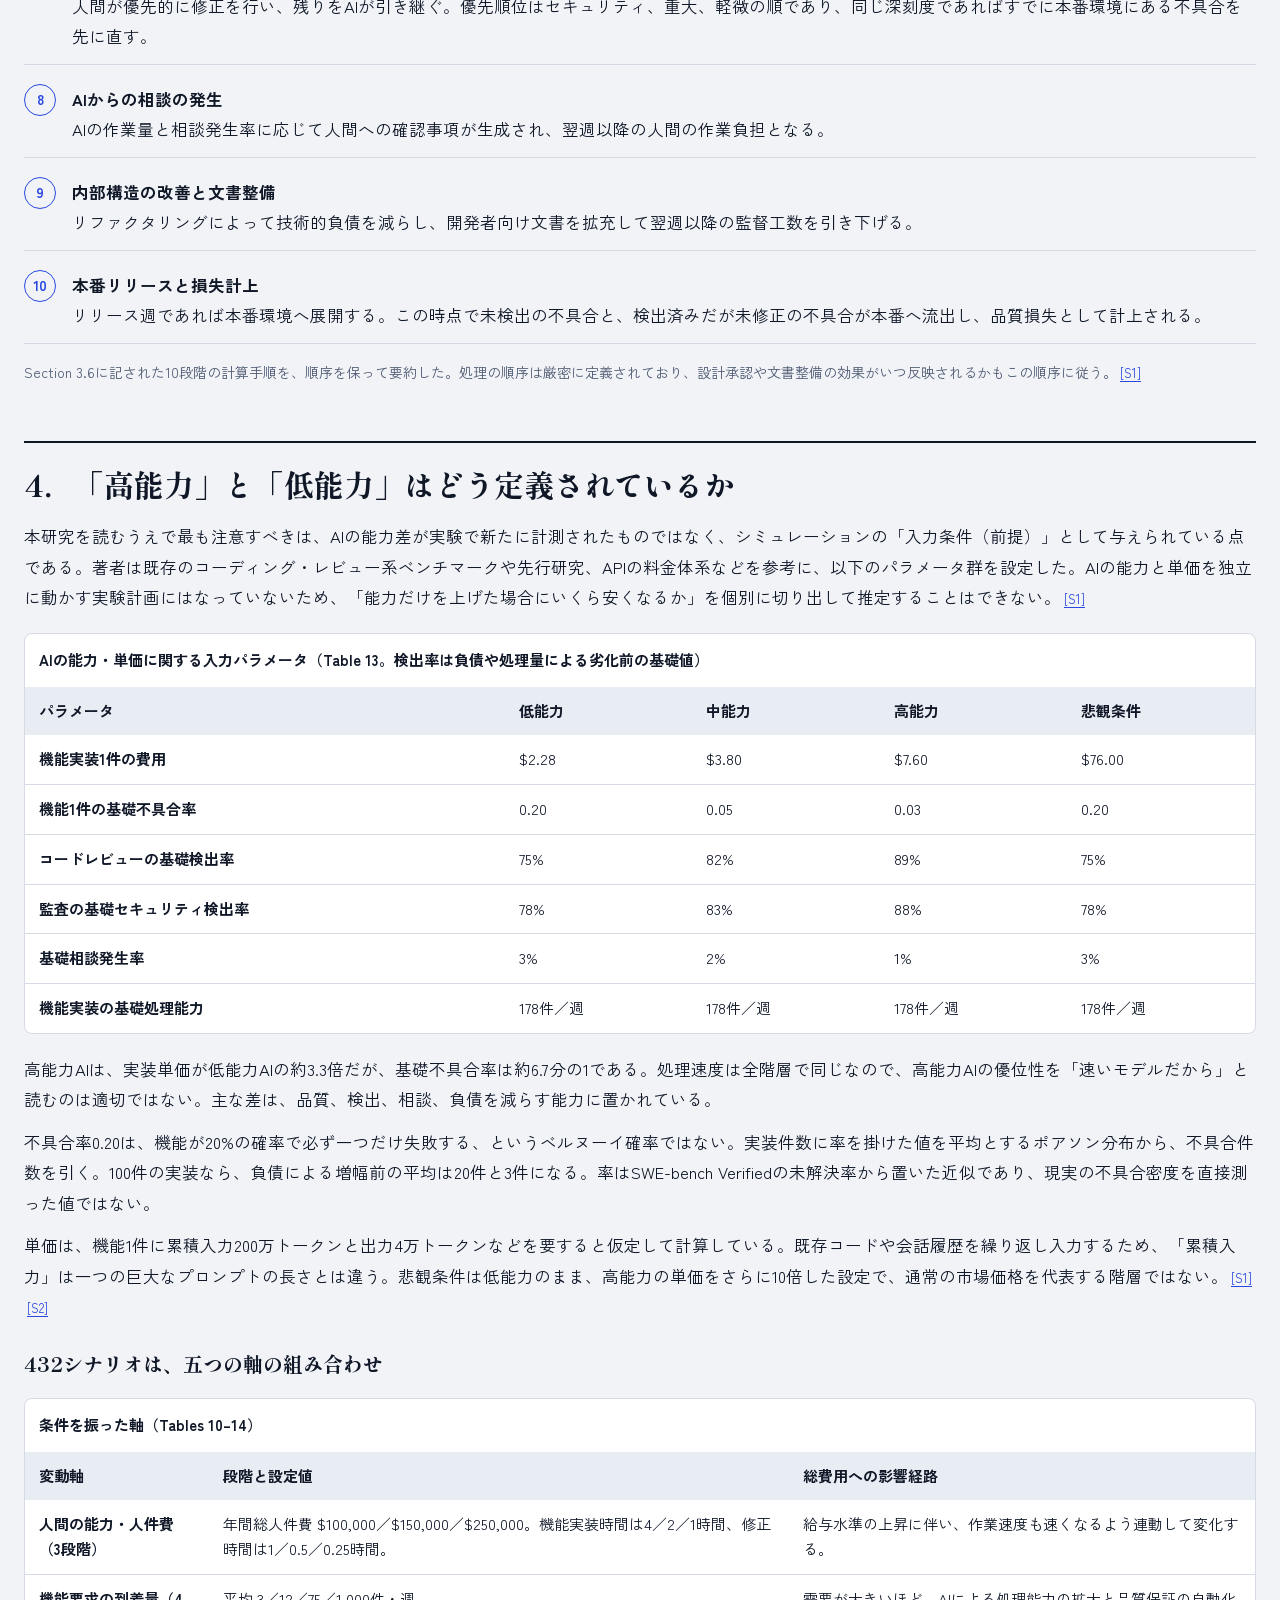
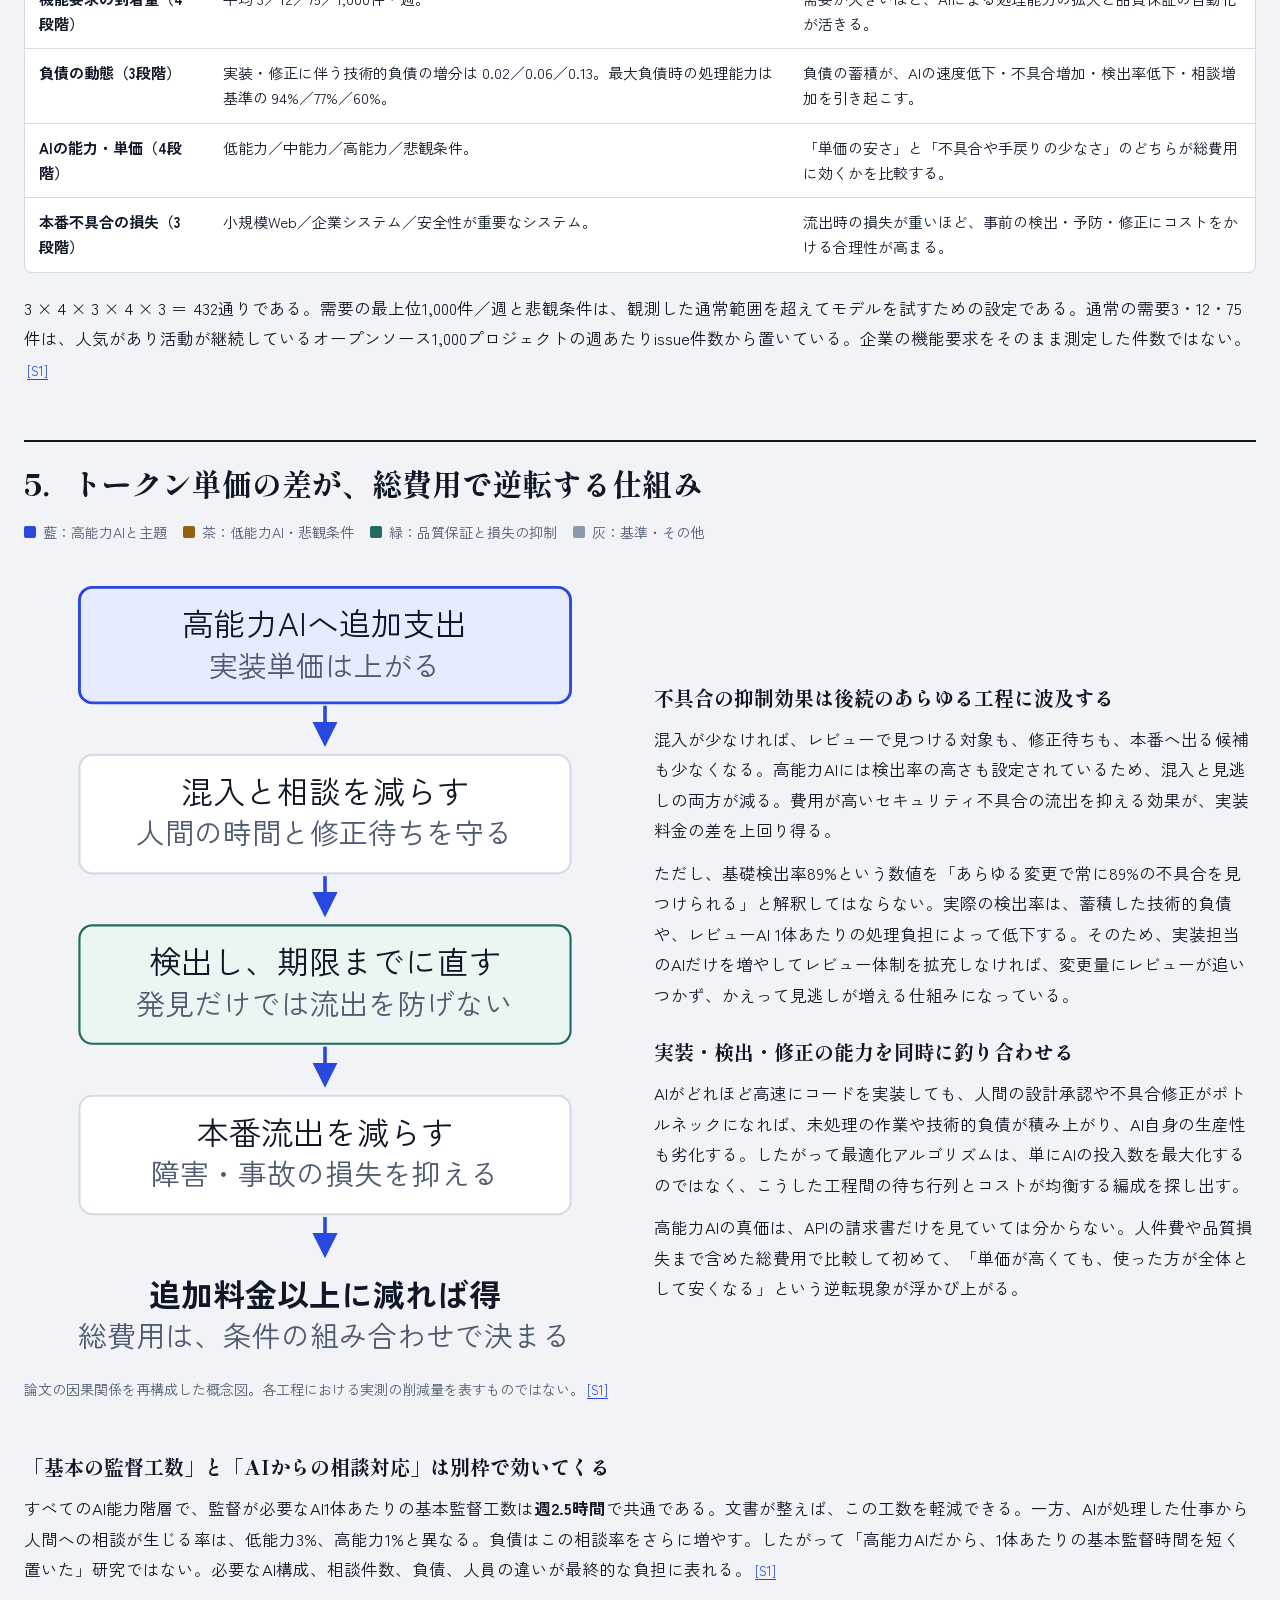
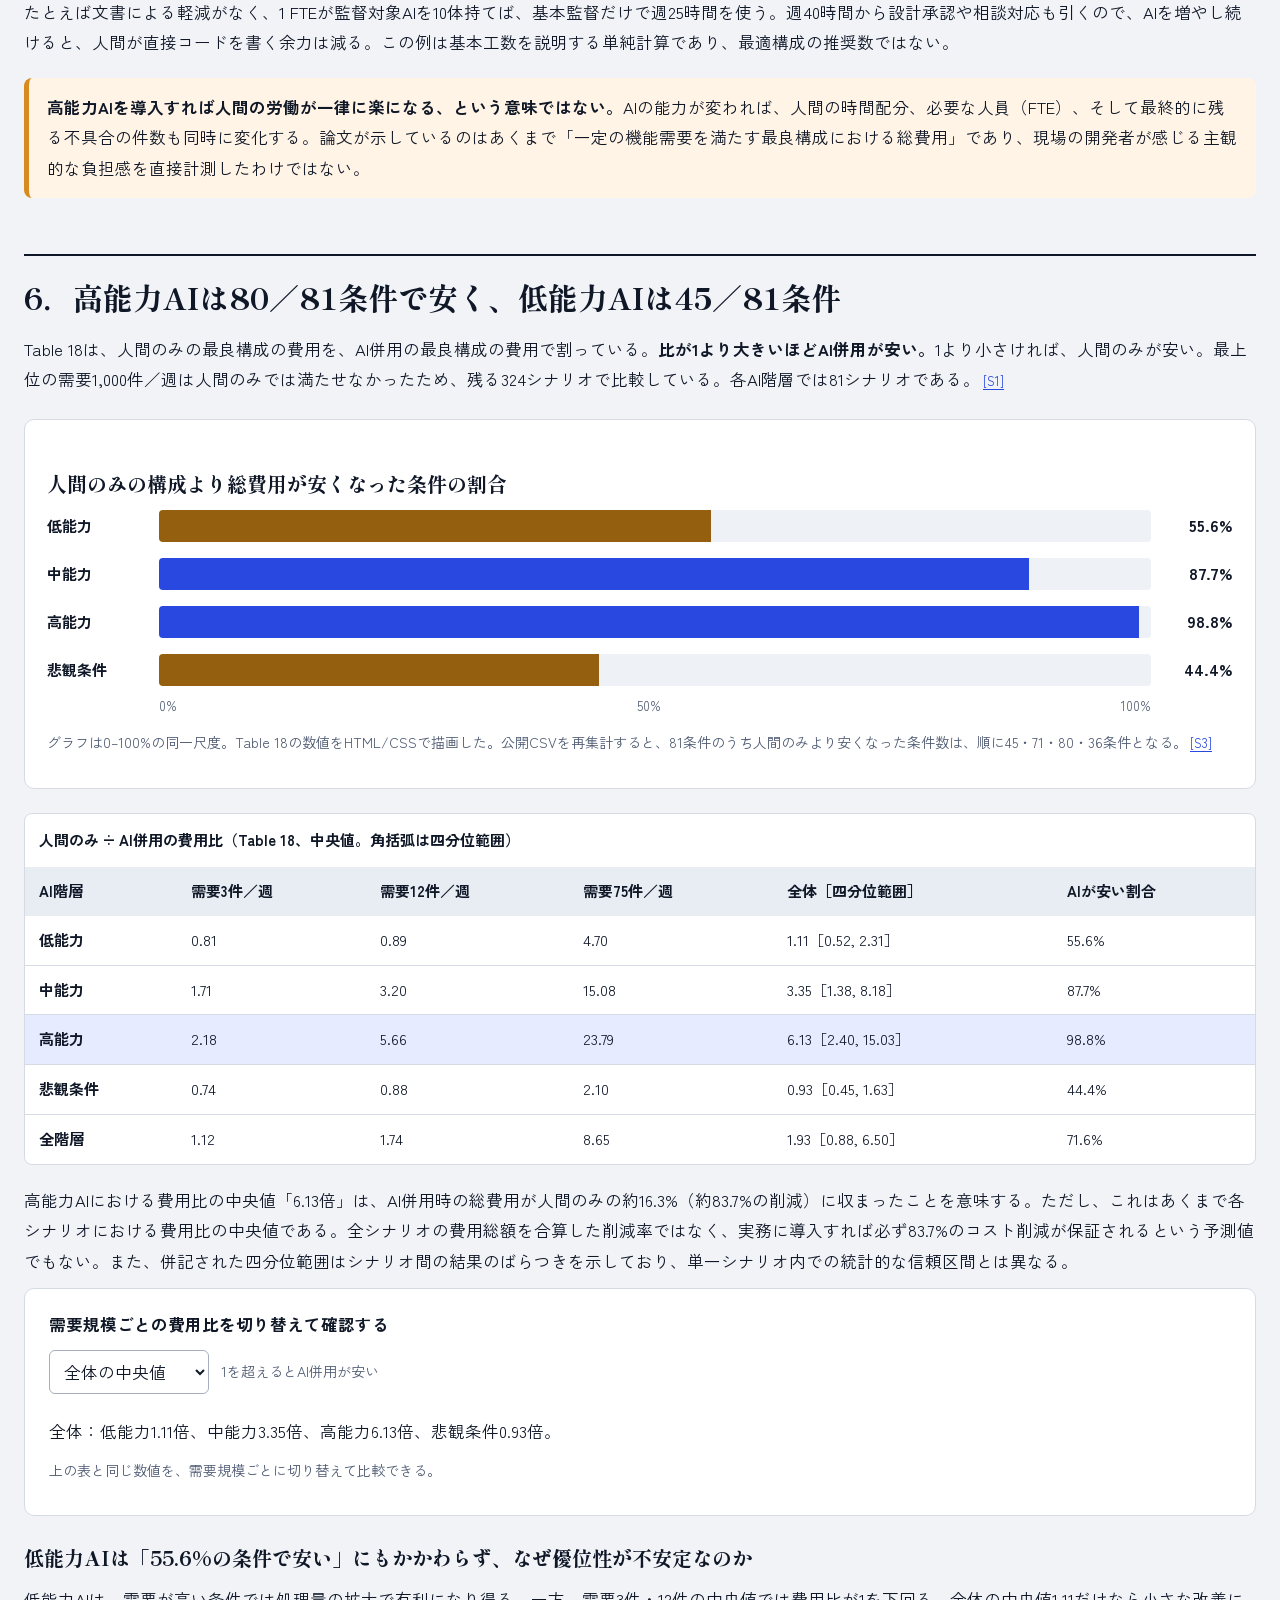
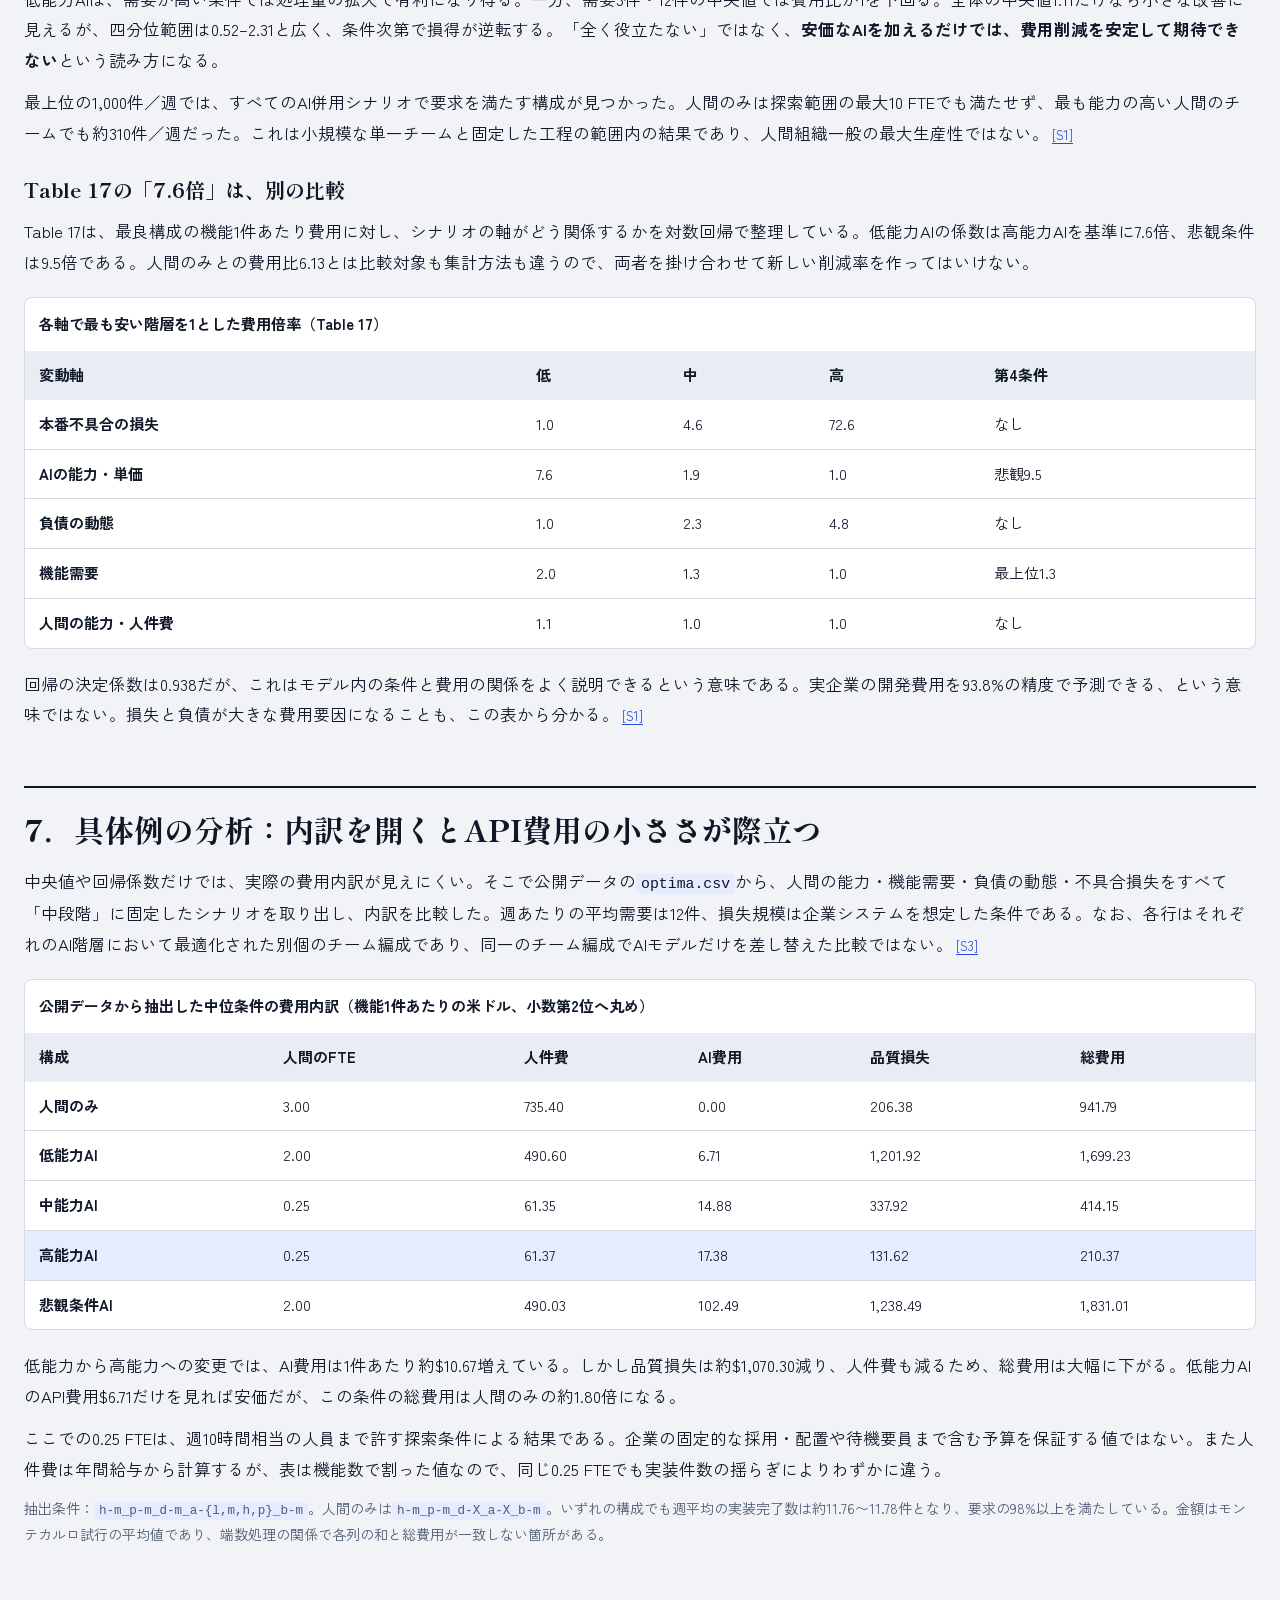
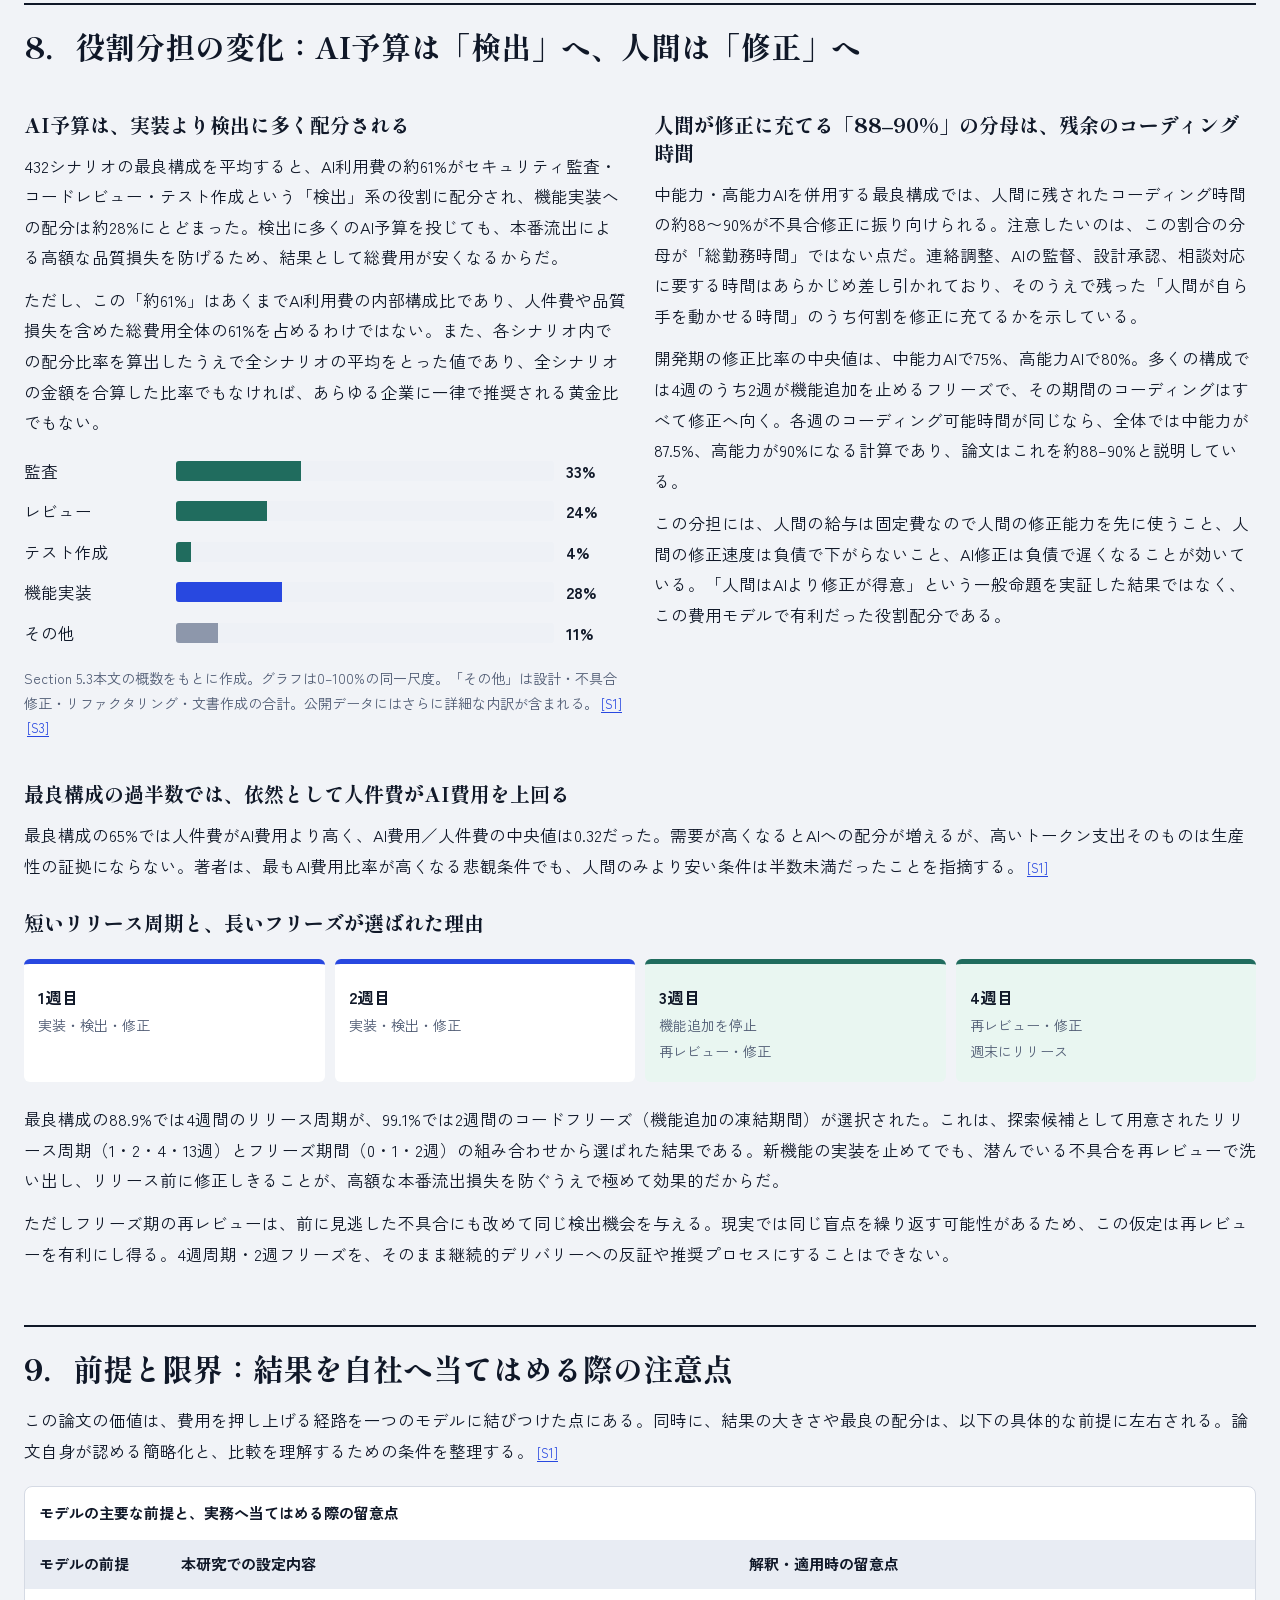
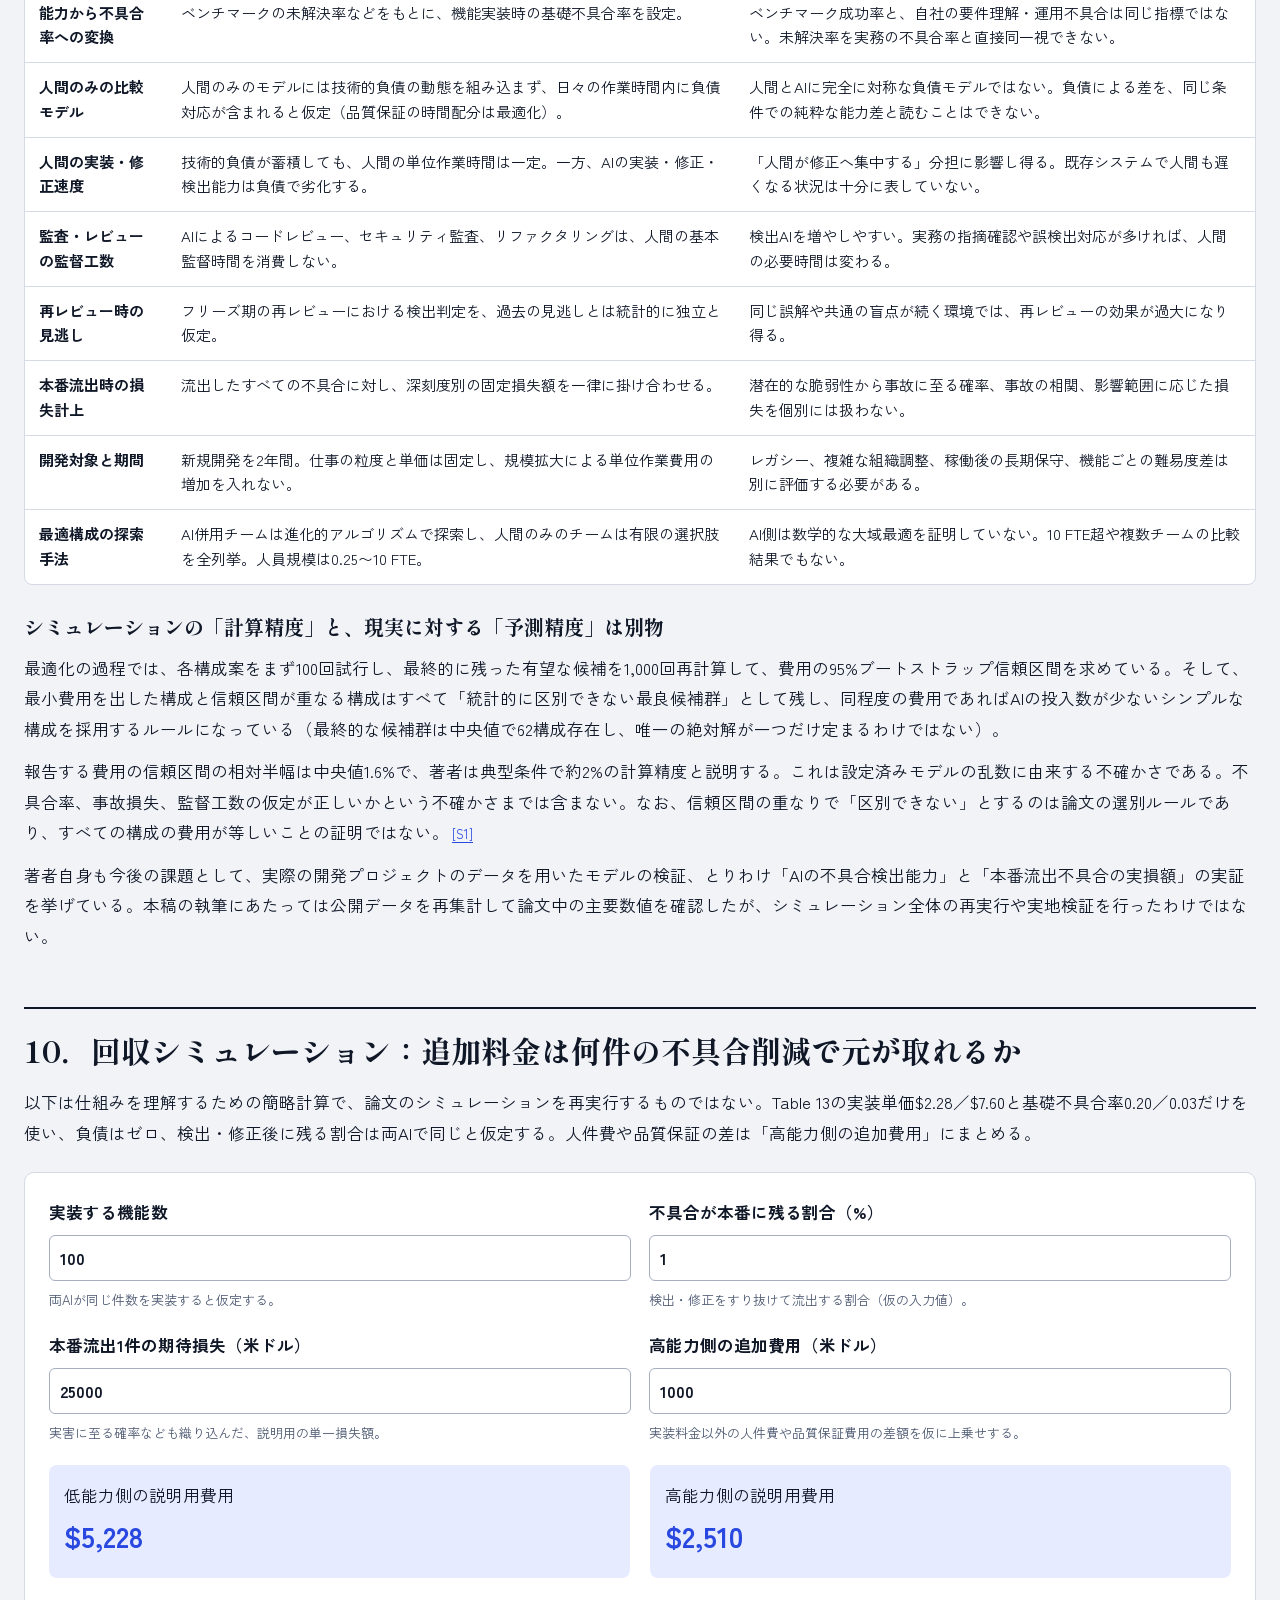
<file: reports/20261019_ai-human-team-cost-optimization-53a3e74018/content.html>
<!DOCTYPE html>
<html lang="ja" data-theme="light">
<head>
<meta charset="utf-8">
<meta name="viewport" content="width=device-width, initial-scale=1, viewport-fit=cover">
<meta name="color-scheme" content="light">
<meta name="description" content="AIのトークン単価と開発の総費用はなぜ逆転するのか。432シナリオのシミュレーション論文を、公開データの再集計、費用モデル、監督工数、品質保証、技術的負債まで徹底解説。">
<title>高能力AIは、なぜ開発の総費用を下げ得るのか｜人間・AI混成チームの費用最適化</title>
<link rel="preconnect" href="https://fonts.googleapis.com">
<link rel="preconnect" href="https://fonts.gstatic.com" crossorigin>
<link href="https://fonts.googleapis.com/css2?family=Shippori+Mincho+B1:wght@600;800&amp;family=Zen+Kaku+Gothic+New:wght@400;500;700&amp;display=swap" rel="stylesheet">
<style>
:root{--bg:#F1F3F7;--surface:#FFF;--ink:#101828;--mute:#4F5B73;--line:#D5DAE4;--accent:#2848E0;--soft:#E6EBFF;--compare:#946010;--compare-soft:#FBF1DD;--base:#8D97AB;--other:#206C5E;--ok:#E9F6F1;--warn:#FFF4E5;--warn-line:#D98A1F;--display:"Shippori Mincho B1","Hiragino Mincho ProN","Yu Mincho",serif;--body:"Zen Kaku Gothic New","Hiragino Sans","Noto Sans JP",sans-serif;color-scheme:light}
*{box-sizing:border-box}html{scroll-behavior:smooth;scroll-padding-top:20px}body{margin:0;background:var(--bg);color:var(--ink);font:400 16.5px/1.85 var(--body);-webkit-text-size-adjust:100%}main{width:min(1480px,calc(100% - 48px));margin:auto;padding:30px 0 72px}a{color:var(--accent);text-underline-offset:3px;overflow-wrap:anywhere}a:focus-visible,button:focus-visible,input:focus-visible,select:focus-visible,summary:focus-visible{outline:3px solid var(--accent);outline-offset:3px}h1,h2,h3{font-family:var(--display);line-height:1.4;font-weight:800}h1{font-size:clamp(28px,4.5vw,44px);margin:12px 0 16px}h2{font-size:clamp(23px,3.5vw,30px);border-top:2px solid var(--ink);padding-top:20px;margin:56px 0 16px}h3{font-size:20px;margin:28px 0 12px}p{margin:12px 0}li{margin:7px 0}ul,ol{padding-left:1.45em}.mast .meta,.source-note,.caption,figcaption,.small{color:var(--mute);font-size:14px;line-height:1.75}.mast .sub{font-size:19px;margin:0 0 16px}.toc{display:flex;gap:8px;overflow-x:auto;padding:12px 0;scrollbar-width:thin;white-space:nowrap}.toc a{flex:none;display:inline-flex;align-items:center;min-height:44px;padding:6px 14px;background:var(--surface);border:1.5px solid var(--line);border-radius:999px;text-decoration:none;color:var(--ink);font-size:14px}.toc a:hover{border-color:var(--accent);color:var(--accent)}.opening{padding:22px 28px;border-left:6px solid var(--accent);background:var(--surface);border-radius:10px;margin:22px 0}.opening h2{border:0;padding:0;margin:0 0 12px;font-size:23px}.opening .conclusion{font-size:20px;font-weight:700}.metrics{display:grid;grid-template-columns:repeat(3,minmax(0,1fr));border-top:1px solid var(--line);margin-top:22px;gap:20px;padding-top:18px}.metric strong{display:block;color:var(--accent);font-size:34px;line-height:1.3;font-variant-numeric:tabular-nums}.metric span{display:block;font-size:14px;color:var(--mute)}.note{background:var(--warn);border-left:5px solid var(--warn-line);padding:14px 18px;border-radius:8px;margin:20px 0}.note.ok{background:var(--ok);border-color:var(--other)}.two-col{display:grid;grid-template-columns:repeat(2,minmax(0,1fr));gap:28px;align-items:start}.two-col>div{min-width:0}.panel{padding:20px 24px;background:var(--surface);border:1.5px solid var(--line);border-radius:10px}.panel h3:first-child{margin-top:0}.equation{font-size:clamp(18px,2vw,23px);font-weight:700;text-align:center;padding:24px 18px;background:var(--soft);border-radius:10px;overflow-wrap:anywhere;margin:22px 0}.equation small{display:block;color:var(--mute);font-size:14px;font-weight:400;margin-top:10px}.fraction{display:inline-flex;vertical-align:middle;flex-direction:column;max-width:100%}.fraction .top{border-bottom:1.5px solid var(--ink);padding:0 12px 6px}.fraction .bottom{padding-top:6px}figure{margin:24px 0}figure img{display:block;width:100%;height:auto;border:1.5px solid var(--line);border-radius:8px;background:#fff}figcaption{margin-top:9px}.poster{text-align:center}.poster a{display:block}.poster img{max-width:920px;margin:auto}.poster figcaption{text-align:left}.table-shell{background:var(--surface);border:1.5px solid var(--line);border-radius:8px;margin:20px 0;overflow:hidden}table{border-collapse:collapse;width:100%;font-size:15px;line-height:1.65;font-variant-numeric:tabular-nums}caption{text-align:left;padding:14px;font-weight:700;color:var(--ink)}th,td{padding:12px 14px;vertical-align:top;text-align:left;border-bottom:1px solid var(--line)}thead th{background:#E8ECF3;font-weight:700}tbody th{font-weight:700}tr:last-child td,tr:last-child th{border-bottom:0}.highlight{background:var(--soft)}.num{font-variant-numeric:tabular-nums}.legend{display:flex;gap:16px;flex-wrap:wrap;font-size:14px;color:var(--mute)}.legend span::before{content:"";display:inline-block;width:12px;height:12px;margin-right:7px;border-radius:2px;background:var(--base)}.legend .subject::before{background:var(--accent)}.legend .comparison::before{background:var(--compare)}.legend .positive::before{background:var(--other)}.figure-layout{display:grid;grid-template-columns:minmax(0,1fr) minmax(0,1fr);gap:28px;align-items:center}.mechanism{width:100%;max-width:520px;margin:auto;display:block}.mechanism text{font-family:var(--body);font-size:22px;fill:var(--ink)}.mechanism .minor{font-size:20px;fill:var(--mute)}.mechanism .box{fill:var(--surface);stroke:var(--line);stroke-width:1.5}.mechanism .subject-box{fill:var(--soft);stroke:var(--accent);stroke-width:2}.steps{list-style:none;padding:0;counter-reset:step}.steps li{counter-increment:step;display:grid;grid-template-columns:36px 1fr;gap:12px;padding:12px 0;border-bottom:1px solid var(--line)}.steps li::before{content:counter(step);display:grid;place-items:center;width:30px;height:30px;border:1.5px solid var(--accent);color:var(--accent);border-radius:50%;font-weight:700;font-size:14px}.steps b{display:block}.result-explorer{background:var(--surface);border:1.5px solid var(--line);border-radius:10px;padding:22px;margin:24px 0}.control-line{display:flex;flex-wrap:wrap;align-items:center;gap:12px;margin:10px 0 22px}select,input{font:inherit;color:var(--ink);background:#FFF;border:1.5px solid #A5AFC0;border-radius:6px;min-height:44px;max-width:100%;padding:7px 10px}select{min-width:160px}.bars{display:grid;gap:16px}.bar-row{display:grid;grid-template-columns:100px minmax(0,1fr) 70px;align-items:center;gap:12px}.bar-name{font-weight:700;font-size:15px}.bar-track{height:32px;background:#EEF1F6;border-radius:4px;position:relative;overflow:hidden}.bar-fill{height:100%;background:var(--accent)}.bar-row.low .bar-fill,.bar-row.pessimistic .bar-fill{background:var(--compare)}.bar-value{text-align:right;font-weight:700}.axis{display:flex;justify-content:space-between;font-size:13px;color:var(--mute);margin:8px 82px 0 112px}.result-description{padding-top:15px;border-top:1px solid var(--line);margin-top:20px}.budget{display:grid;gap:10px;margin:18px 0}.budget-item{display:grid;grid-template-columns:140px minmax(0,1fr) 60px;gap:12px;align-items:center}.budget-line{height:20px;background:#EEF1F6;overflow:hidden;border-radius:3px}.budget-fill{height:100%;background:var(--other)}.budget-item.impl .budget-fill{background:var(--accent)}.budget-item.other .budget-fill{background:var(--base)}.timeline{display:grid;grid-template-columns:repeat(4,minmax(0,1fr));gap:10px;margin:22px 0}.week{padding:18px 14px;border-top:5px solid var(--accent);background:var(--surface);border-radius:6px}.week.freeze{border-color:var(--other);background:var(--ok)}.week b,.week span{display:block}.week span{font-size:14px;color:var(--mute)}.calc{background:var(--surface);border:1.5px solid var(--line);border-radius:10px;padding:24px;margin-top:24px}.inputs{display:grid;grid-template-columns:repeat(2,minmax(0,1fr));gap:18px}.inputs label{display:block;font-weight:700}.inputs input{display:block;width:100%;margin:7px 0}.inputs small{color:var(--mute);display:block;font-size:13px;font-weight:400}.calc-output{display:grid;grid-template-columns:repeat(2,minmax(0,1fr));gap:20px;padding:20px 0 8px}.calc-output>div{background:var(--soft);padding:15px;border-radius:8px}.calc-output span,.calc-output output{display:block}.calc-output output{font-size:28px;font-weight:700;color:var(--accent)}.result-line{font-weight:700;font-size:18px}.checklist{list-style:none;padding:0}.checklist li{padding:14px 0;border-bottom:1px solid var(--line)}.checklist b{color:var(--accent)}details{margin:16px 0;padding:16px 20px;background:var(--surface);border:1px solid var(--line);border-radius:8px}summary{cursor:pointer;font-weight:700;min-height:30px}.references{padding-left:1.5em}.references li{padding:10px 0}.ref-id,.cite{white-space:nowrap}.cite{font-size:13px;margin-left:3px}code{font-family:ui-monospace,SFMono-Regular,Menlo,monospace;font-size:.9em;background:var(--soft);padding:2px 5px;border-radius:4px;overflow-wrap:anywhere}footer{border-top:1px solid var(--line);margin-top:36px;padding-top:20px;color:var(--mute);font-size:13px}footer table{font-size:12px}footer .table-shell{overflow-x:auto}.skip{position:absolute;left:8px;top:-100px;background:#fff;padding:10px;z-index:20}.skip:focus{top:8px}
.report-usage-note{table-layout:fixed;width:100%;overflow-wrap:anywhere}.report-usage-note th,.report-usage-note td{word-break:break-word}
@media(max-width:850px){.two-col,.figure-layout{grid-template-columns:1fr}.metrics{gap:12px}.metric strong{font-size:29px}.timeline{grid-template-columns:repeat(2,minmax(0,1fr))}}
@media(max-width:640px){main{width:calc(100% - 32px);padding-top:20px}.opening,.panel,.result-explorer,.calc{padding:18px 16px}.metrics{grid-template-columns:1fr}.metric{display:grid;grid-template-columns:100px 1fr;gap:12px;align-items:center}.metric strong{font-size:29px}.mast .sub{font-size:17px}h2{margin-top:44px}.responsive-table thead{display:none}.responsive-table tr{display:block;padding:10px 12px;border-bottom:1px solid var(--line)}.responsive-table tr:last-child{border-bottom:0}.responsive-table td{display:grid;grid-template-columns:minmax(0,1fr) minmax(0,1.1fr);gap:12px;padding:8px 0;border:0;overflow-wrap:anywhere}.responsive-table td::before{content:attr(data-label);font-weight:700;color:var(--mute)}.responsive-table tbody th{display:block;border:0;padding:7px 0}.responsive-table .highlight{background:var(--soft)}.bar-row{grid-template-columns:67px minmax(0,1fr) 58px;gap:8px}.bar-name,.bar-value{font-size:14px}.axis{margin-left:75px;margin-right:66px;font-size:12px}.budget-item{grid-template-columns:92px minmax(0,1fr) 42px;gap:8px;font-size:14px}.inputs{grid-template-columns:1fr}.calc-output{gap:10px}.calc-output>div{padding:10px}.calc-output output{font-size:22px}.equation{padding:18px 10px}.source-note{overflow-wrap:anywhere}}
@media(prefers-reduced-motion:reduce){html{scroll-behavior:auto}*,*::before,*::after{animation:none!important;transition:none!important}}
@media print{body{background:white}main{width:100%;padding:0}.toc,.controls{display:none}.panel,.opening,.calc,.result-explorer{break-inside:avoid}h2{break-after:avoid}a{color:inherit}.poster img{max-height:250mm;width:auto;max-width:100%}}
</style>
</head>
<body>
<a class="skip" href="#overview">本文へ移動</a>
<main>
<div class="mast">
<p class="meta">論文徹底解説 · 2026年10月19日 · ソフトウェア開発の費用と品質</p>
<h1>高能力AIは、なぜ開発の<br>総費用を下げ得るのか</h1>
<p class="sub">トークン単価から、監督・手戻り・本番障害まで。人間とAIの最適な役割分担を探る。</p>
<p class="source-note">対象論文：Steffen Herbold（University of Passau）<i lang="en">What Should a Software Team Spend on Agents? Simulation-Based Cost Optimization of Mixed AI-Human Teams</i>。2026年10月14日投稿、arXiv v1。<a href="https://arxiv.org/abs/2610.20394v1">原論文の書誌情報</a> ／ <a href="https://arxiv.org/html/2610.20394v1">全文</a>。本稿は論文本文を主資料とし、依頼者の既存チャットを論点整理の参考にした。数値・前提は本文および公開資料と照合している。</p>
<nav class="toc" aria-label="目次"><a href="#overview">概要</a><a href="#infographic">一枚の図解</a><a href="#objective">費用の定義</a><a href="#model">開発のモデル</a><a href="#assumptions">能力と単価の仮定</a><a href="#mechanism">費用が逆転する理由</a><a href="#results">比較結果</a><a href="#example">具体的な一条件</a><a href="#allocation">人間とAIの分担</a><a href="#boundaries">適用条件</a><a href="#calculator">簡略計算</a><a href="#practice">実務での使い方</a><a href="#sources">参考文献</a></nav>
</div>
<section class="opening" id="overview">
<h2>概要</h2>
<p class="conclusion">AIの利用料金が高くても、不具合の混入や人間への相談、本番障害が減れば、開発の総費用は下がり得る。</p>
<p>この論文は、人間とAIをどう組み合わせれば、必要な機能を最も安く開発できるかを調べたシミュレーション研究である。目的はトークン支出の最小化ではない。<strong>人件費・AI利用費・本番に流出した不具合の損失を合計し、実装した機能数で割った費用</strong>を小さくすることである。高能力AIは単価が高い一方、少ない不具合と高い検出能力により、後工程の費用を抑える設定になっている。<a class="cite cite-link" href="https://arxiv.org/html/2610.20394v1#S3.SS7">[S1]</a></p>
<p>比較可能な条件では、高能力AIを併用する最良構成が、人間のみの最良構成をほぼ常に下回った。一方、低能力AIでは機能需要が少ない条件などで、利用料金の安さ以上に品質損失が膨らんだ。なお、ここでの「高能力」「低能力」とは論文が定義した能力・費用パラメータの組み合わせであり、実在する特定製品を実地で比較したものではない。</p>
<div class="metrics"><div class="metric"><strong>98.8%</strong><span>高能力AIが人間のみより安かった条件<br>比較可能な81条件のうち80条件</span></div><div class="metric"><strong>6.13倍</strong><span>高能力AIでの費用比の中央値<br>人間のみの費用 ÷ AI併用の費用</span></div><div class="metric"><strong>約61%</strong><span>AI予算のうち不具合検出への平均配分<br>セキュリティ監査・レビュー・テスト作成</span></div></div>
<p class="caption">Table 18、Section 5.3の結果。比較対象は実案件の標本ではなく、設定されたシナリオ群である。最上位の需要条件は人間のみでは達成できないため、費用比の集計から除外されている。<a class="cite cite-link" href="https://arxiv.org/html/2610.20394v1#S5.SS4">[S1]</a> <a class="cite cite-link" href="https://zenodo.org/records/23358924">[S3]</a></p>
</section>
<section id="infographic">
<h2>一枚でつながる、単価・品質・人間の負担</h2>
<p>着目すべきは、「コード生成が安いか」という局所的な視点から、「品質損失を含めて、要求された仕事をいかに安く完遂できるか」という全体最適への転換である。次の図は論文の構造を説明するために作成したもので、原論文の図ではない。</p>
<figure class="poster"><a href="assets/43d4da23d54d5d2940a7.png" target="_blank" rel="noopener" aria-label="詳細インフォグラフィックを原寸で開く"><img src="assets/43d4da23d54d5d2940a7.png" width="941" height="1672" alt="AI単価より総費用を考える詳細図解。費用の三要素、能力の仮定、検出と修正、人間の監督、比較結果、研究の適用条件を手書きノート形式で説明。"></a><figcaption>詳細インフォグラフィック：GPT Imageによる解説図。図中の数値は論文のシミュレーション設定および結果であり、実測された導入効果ではない。本文で同じ要点と詳細な前提条件を解説する。画像を選択すると原寸で開く。<a class="cite cite-link" href="https://arxiv.org/html/2610.20394v1">[S1]</a></figcaption></figure>
</section>
<section id="question">
<h2>1．必要な仕事を終えるために、何へ支出すべきか</h2>
<p>AIに大量のコードを書かせても、レビュー待ちや修正待ちが滞留すればチーム全体の効率は上がらない。逆にAIの利用料が増えても、人間の拘束時間や障害対応をそれ以上に減らせれば、総費用は下がる。本研究が問うのは、こうした工程間の相互作用を踏まえた人間とAIの最適構成である。</p>
<p>論文の出発点には、開発者の給与に対して一定割合のトークン予算を確保する、という一律の考え方への疑問がある。著者は、人間の能力、必要な開発量、技術的負債の増え方、AIの能力と費用、不具合の損失を変え、条件ごとに最も安い構成を探す。したがって、得られるのは「開発者一人あたり月額いくら」という普遍的な予算ではなく、<strong>何が総費用を左右するかの関係</strong>である。<a class="cite cite-link" href="https://arxiv.org/html/2610.20394v1#S1">[S1]</a></p>
<div class="two-col"><div class="panel"><h3>固定するのは「必要な仕事量」</h3><p>チームには毎週、一定の平均件数で機能要求が届く。シミュレーションでは到着件数に確率的な揺らぎを与えつつ、要求の少なくとも98%を平均的に処理できる構成だけを費用比較の候補とする。</p><p>どれほど安くても、要求を処理しきれない構成は採用しない。「AIを使わず何も作らないのが最安」という自明な解を排除するための制約である。</p></div><div class="panel"><h3>動かすのは「人員・役割・工程」</h3><p>人間の稼働量、役割別のAI投入数、開発期と品質保証期の比率、リリース間隔、人間のコーディング時間の配分を変化させて最適解を探索する。</p><p>比較対象となる「人間のみのチーム」も同様に最適化する。非効率な固定チームとAIチームを比べるわけではない。ただし、両モデルには後述する構造上の違いがある。</p></div></div>
</section>
<section id="objective">
<h2>2．総費用には、人件費と本番障害の損失を含める</h2>
<div class="equation"><span class="fraction"><span class="top">人件費 ＋ AI利用費 ＋ 本番流出不具合の損失</span><span class="bottom">期間内に実装した機能数</span></span><small>各試行で「機能1件あたり費用」を算出し、試行間で平均する。原論文の式59を日本語で表したもの。</small></div>
<p>費用の単位は「米ドル／機能」である。分母の「機能」はモデル内で数える実装単位であり、実務における大規模開発の機能粒度とは異なる。また、分母は単純な実装完了数であり、「無欠陥で顧客価値が実証された機能数」ではない。不具合による悪影響は、分子の品質損失として計上される。<a class="cite cite-link" href="https://arxiv.org/html/2610.20394v1#S3.SS7">[S1]</a> <a class="cite cite-link" href="https://github.com/aieng-lab/se-with-ai-simulation/blob/d486b91c670673b9f03da7031f06e7577893cbbf/src/simulation.py">[S2]</a></p>
<div class="table-shell"><table class="responsive-table"><caption>費用に含まれる要素とモデル上の計上方法</caption><thead><tr><th scope="col">費用項目</th><th scope="col">計算方法</th><th scope="col">モデル上の意味</th></tr></thead><tbody>
<tr><th scope="row">人件費</th><td data-label="計算方法">人間のFTE × 年間総人件費 × 期間／52週</td><td data-label="読み方">監督・相談・設計承認も人間の時間を消費する。仕事がなくても、置いた人員分の給与は発生する。</td></tr>
<tr><th scope="row">AI利用費</th><td data-label="計算方法">役割ごとの単価 × 実施した仕事量（一部の役割は投入数に応じた週単位の固定費）</td><td data-label="読み方">機能実装・設計・修正・テスト・文書は仕事量で課金。リファクタリング・レビュー・セキュリティ監査は、モデル上、1体・1スプリント単位で費用が発生する。</td></tr>
<tr><th scope="row">品質損失</th><td data-label="計算方法">本番へ流出した軽微・重大・セキュリティ不具合の累積件数 × 種類別の損失額</td><td data-label="読み方">見落とした不具合だけでなく、見つけてもリリースまでに直せなかった不具合も数える。本番で後から直しても、発生済みの損失は消えない。</td></tr>
</tbody></table></div>
<p>このモデルでは、「不具合を検出できたから品質を確保できた」とはならない。検出後に修正する能力が不足していれば、既知の不具合であっても本番へ流出する。したがって、品質保証（検出）と修正の双方に予算と時間を割く必要がある。APIの請求額だけで費用を議論すると、この研究が捉えている最も重要なコスト構造を見落とすことになる。</p>
<h3>損失の重みが、品質保証への投資額を左右する</h3>
<div class="table-shell"><table class="responsive-table"><caption>本番へ流出した不具合1件あたりの損失額（Table 14、米ドル）</caption><thead><tr><th scope="col">不具合の種類</th><th scope="col">小規模Webサービス</th><th scope="col">企業システム</th><th scope="col">安全性が重要なシステム</th></tr></thead><tbody><tr><th scope="row">軽微</th><td data-label="小規模Web">100</td><td data-label="企業システム">150</td><td data-label="安全性が重要">250</td></tr><tr><th scope="row">重大</th><td data-label="小規模Web">25,000</td><td data-label="企業システム">300,000</td><td data-label="安全性が重要">7,000,000</td></tr><tr><th scope="row">セキュリティ</th><td data-label="小規模Web">48,000</td><td data-label="企業システム">1,000,000</td><td data-label="安全性が重要">120,000,000</td></tr></tbody></table></div>
<p>これらの金額は、過去の障害報告や事故調査などをもとに著者が設定した重みである。特に「安全性が重要なシステム」におけるセキュリティ損失額は、英国NHS（国民保健サービス）が受けたWannaCryランサムウェア被害の推計額を参照している。<strong>現実のシステムで脆弱性が1件流出するたびに、必ずこの金額の実害が発生すると測定したわけではない。</strong>モデル上は流出した全不具合に一律でこの重みを掛けるため、自社の意思決定に当てはめる際は、実際に悪用される確率や影響範囲を加味した「期待損失」として捉え直す必要がある。<a class="cite cite-link" href="https://arxiv.org/html/2610.20394v1#S4.SS2.SSS5">[S1]</a></p>
</section>
<section id="model">
<h2>3．人間と8種類のAIが104週間協働する開発モデル</h2>
<p>シミュレーションは、既存のコードもテストも文書もない新規開発（グリーンフィールド）を対象とし、1週間のスプリントを104回（2年間）繰り返す。人間はプロジェクト全体の責任と重要な設計判断を担い、AIの監督や相談対応をこなしたうえで、残った時間を機能実装と不具合修正に充てる。人間の投入量は人数ではなく<strong>FTE（フルタイム換算の稼働量）</strong>で表す。例えば0.25 FTEは、週40時間労働の4分の1にあたる週10時間相当の稼働を意味する。<a class="cite cite-link" href="https://arxiv.org/html/2610.20394v1#S3.SS1">[S1]</a></p>
<div class="table-shell"><table class="responsive-table"><caption>AIの役割と人間の監督（Table 1、Section 3.3）</caption><thead><tr><th scope="col">AIの役割</th><th scope="col">担当する仕事</th><th scope="col">モデル上の監督</th></tr></thead><tbody>
<tr><th scope="row">機能実装</th><td data-label="仕事">新機能および承認済みの設計変更を実装する。</td><td data-label="監督">必要。実装に伴い不具合と技術的負債が発生する。</td></tr><tr><th scope="row">アーキテクチャ・設計</th><td data-label="仕事">構造変更の提案を作成する。</td><td data-label="監督">必要。提案内容は人間がレビューして承認する。</td></tr><tr><th scope="row">不具合修正</th><td data-label="仕事">検出済みの不具合を修正する。</td><td data-label="監督">必要。人間が修正した後の残件を処理する。</td></tr><tr><th scope="row">リファクタリング</th><td data-label="仕事">内部構造を改善し、技術的負債を減らす。</td><td data-label="監督">不要と仮定。重要な設計変更とは区別される。</td></tr><tr><th scope="row">コードレビュー</th><td data-label="仕事">変更差分に含まれる不具合を検出する。</td><td data-label="監督">不要と仮定。検出した不具合を修正待ち行列へ送る。</td></tr><tr><th scope="row">セキュリティ監査</th><td data-label="仕事">セキュリティ上の不具合を専門的に検出する。</td><td data-label="監督">不要と仮定。通常のコードレビューより単価が高い。</td></tr><tr><th scope="row">テスト作成</th><td data-label="仕事">自動テストを追加し、不具合の検出率を高める。</td><td data-label="監督">必要。テストによる検出効果には上限がある。</td></tr><tr><th scope="row">開発者向け文書</th><td data-label="仕事">ドキュメントを整備し、人間の監督負担を軽減する。</td><td data-label="監督">必要。負担軽減の効果は翌週から現れる。</td></tr>
</tbody></table></div>
<p>8役は支出と能力を分解するための区分であり、8種類の製品や8つの独立したAIシステムを必ず導入するという意味ではない。また、監督不要とされた役割を増やしても人間の基本監督枠を消費しないため、モデルはレビューと監査を大きく増やしやすい。</p>
<h3>一つの週の中で、何が起きるか</h3>
<ol class="steps"><li><div><b>人間の時間配分</b>チーム内の連絡調整、AIの監督、設計レビュー、AIからの相談対応に要する時間を順次差し引き、残った時間を人間の実装と修正に割り当てる。</div></li><li><div><b>負債による能力劣化の計算</b>蓄積した技術的負債、未処理の設計作業、相談待ちの件数に応じて、AIの処理速度や不具合検出率の低下幅を算出する。</div></li><li><div><b>機能要求の到着と実装</b>まず人間の実装能力を使い切り、残った要求をAIが実装する。AIは人間が承認した設計変更の実装にも能力を割く。</div></li><li><div><b>テストの追加</b>当週に作成されたテストは、その週の不具合検出から直ちに効果を発揮する。</div></li><li><div><b>不具合の混入と検出</b>開発期には、テスト、コードレビュー、セキュリティ監査の順で不具合を検出する。機能追加を止めるフリーズ期には、当該リリース分の変更を再レビューするが、テストの再実行による追加検出は行わない設定となっている。</div></li><li><div><b>設計変更を進める</b>変更要求からAIの提案、人間の承認、実装待ちへ進む。承認した設計は次の週以降に実装できる。</div></li><li><div><b>検出済み不具合の修正</b>人間が優先的に修正を行い、残りをAIが引き継ぐ。優先順位はセキュリティ、重大、軽微の順であり、同じ深刻度であればすでに本番環境にある不具合を先に直す。</div></li><li><div><b>AIからの相談の発生</b>AIの作業量と相談発生率に応じて人間への確認事項が生成され、翌週以降の人間の作業負担となる。</div></li><li><div><b>内部構造の改善と文書整備</b>リファクタリングによって技術的負債を減らし、開発者向け文書を拡充して翌週以降の監督工数を引き下げる。</div></li><li><div><b>本番リリースと損失計上</b>リリース週であれば本番環境へ展開する。この時点で未検出の不具合と、検出済みだが未修正の不具合が本番へ流出し、品質損失として計上される。</div></li></ol>
<p class="caption">Section 3.6に記された10段階の計算手順を、順序を保って要約した。処理の順序は厳密に定義されており、設計承認や文書整備の効果がいつ反映されるかもこの順序に従う。<a class="cite cite-link" href="https://arxiv.org/html/2610.20394v1#S3.SS6">[S1]</a></p>
</section>
<section id="assumptions">
<h2>4．「高能力」と「低能力」はどう定義されているか</h2>
<p>本研究を読むうえで最も注意すべきは、AIの能力差が実験で新たに計測されたものではなく、シミュレーションの「入力条件（前提）」として与えられている点である。著者は既存のコーディング・レビュー系ベンチマークや先行研究、APIの料金体系などを参考に、以下のパラメータ群を設定した。AIの能力と単価を独立に動かす実験計画にはなっていないため、「能力だけを上げた場合にいくら安くなるか」を個別に切り出して推定することはできない。<a class="cite cite-link" href="https://arxiv.org/html/2610.20394v1#S4.SS2.SSS4">[S1]</a></p>
<div class="table-shell"><table class="responsive-table"><caption>AIの能力・単価に関する入力パラメータ（Table 13。検出率は負債や処理量による劣化前の基礎値）</caption><thead><tr><th scope="col">パラメータ</th><th scope="col">低能力</th><th scope="col">中能力</th><th scope="col">高能力</th><th scope="col">悲観条件</th></tr></thead><tbody>
<tr><th scope="row">機能実装1件の費用</th><td data-label="低能力">$2.28</td><td data-label="中能力">$3.80</td><td data-label="高能力">$7.60</td><td data-label="悲観条件">$76.00</td></tr><tr><th scope="row">機能1件の基礎不具合率</th><td data-label="低能力">0.20</td><td data-label="中能力">0.05</td><td data-label="高能力">0.03</td><td data-label="悲観条件">0.20</td></tr><tr><th scope="row">コードレビューの基礎検出率</th><td data-label="低能力">75%</td><td data-label="中能力">82%</td><td data-label="高能力">89%</td><td data-label="悲観条件">75%</td></tr><tr><th scope="row">監査の基礎セキュリティ検出率</th><td data-label="低能力">78%</td><td data-label="中能力">83%</td><td data-label="高能力">88%</td><td data-label="悲観条件">78%</td></tr><tr><th scope="row">基礎相談発生率</th><td data-label="低能力">3%</td><td data-label="中能力">2%</td><td data-label="高能力">1%</td><td data-label="悲観条件">3%</td></tr><tr><th scope="row">機能実装の基礎処理能力</th><td data-label="低能力">178件／週</td><td data-label="中能力">178件／週</td><td data-label="高能力">178件／週</td><td data-label="悲観条件">178件／週</td></tr>
</tbody></table></div>
<p>高能力AIは、実装単価が低能力AIの約3.3倍だが、基礎不具合率は約6.7分の1である。処理速度は全階層で同じなので、高能力AIの優位性を「速いモデルだから」と読むのは適切ではない。主な差は、品質、検出、相談、負債を減らす能力に置かれている。</p>
<p>不具合率0.20は、機能が20%の確率で必ず一つだけ失敗する、というベルヌーイ確率ではない。実装件数に率を掛けた値を平均とするポアソン分布から、不具合件数を引く。100件の実装なら、負債による増幅前の平均は20件と3件になる。率はSWE-bench Verifiedの未解決率から置いた近似であり、現実の不具合密度を直接測った値ではない。</p>
<p>単価は、機能1件に累積入力200万トークンと出力4万トークンなどを要すると仮定して計算している。既存コードや会話履歴を繰り返し入力するため、「累積入力」は一つの巨大なプロンプトの長さとは違う。悲観条件は低能力のまま、高能力の単価をさらに10倍した設定で、通常の市場価格を代表する階層ではない。<a class="cite cite-link" href="https://arxiv.org/html/2610.20394v1#S4.T13">[S1]</a> <a class="cite cite-link" href="https://github.com/aieng-lab/se-with-ai-simulation/blob/d486b91c670673b9f03da7031f06e7577893cbbf/config/agent_high.json">[S2]</a></p>
<h3>432シナリオは、五つの軸の組み合わせ</h3>
<div class="table-shell"><table class="responsive-table"><caption>条件を振った軸（Tables 10–14）</caption><thead><tr><th scope="col">変動軸</th><th scope="col">段階と設定値</th><th scope="col">総費用への影響経路</th></tr></thead><tbody><tr><th scope="row">人間の能力・人件費（3段階）</th><td data-label="設定">年間総人件費 $100,000／$150,000／$250,000。機能実装時間は4／2／1時間、修正時間は1／0.5／0.25時間。</td><td data-label="経路">給与水準の上昇に伴い、作業速度も速くなるよう連動して変化する。</td></tr><tr><th scope="row">機能要求の到着量（4段階）</th><td data-label="設定">平均 3／12／75／1,000件・週。</td><td data-label="経路">需要が大きいほど、AIによる処理能力の拡大と品質保証の自動化が活きる。</td></tr><tr><th scope="row">負債の動態（3段階）</th><td data-label="設定">実装・修正に伴う技術的負債の増分は 0.02／0.06／0.13。最大負債時の処理能力は基準の 94%／77%／60%。</td><td data-label="経路">負債の蓄積が、AIの速度低下・不具合増加・検出率低下・相談増加を引き起こす。</td></tr><tr><th scope="row">AIの能力・単価（4段階）</th><td data-label="設定">低能力／中能力／高能力／悲観条件。</td><td data-label="経路">「単価の安さ」と「不具合や手戻りの少なさ」のどちらが総費用に効くかを比較する。</td></tr><tr><th scope="row">本番不具合の損失（3段階）</th><td data-label="設定">小規模Web／企業システム／安全性が重要なシステム。</td><td data-label="経路">流出時の損失が重いほど、事前の検出・予防・修正にコストをかける合理性が高まる。</td></tr></tbody></table></div>
<p>3 × 4 × 3 × 4 × 3 ＝ 432通りである。需要の最上位1,000件／週と悲観条件は、観測した通常範囲を超えてモデルを試すための設定である。通常の需要3・12・75件は、人気があり活動が継続しているオープンソース1,000プロジェクトの週あたりissue件数から置いている。企業の機能要求をそのまま測定した件数ではない。<a class="cite cite-link" href="https://arxiv.org/html/2610.20394v1#S4.SS2.SSS2">[S1]</a></p>
</section>
<section id="mechanism">
<h2>5．トークン単価の差が、総費用で逆転する仕組み</h2>
<div class="legend" aria-label="色の意味"><span class="subject">藍：高能力AIと主題</span><span class="comparison">茶：低能力AI・悲観条件</span><span class="positive">緑：品質保証と損失の抑制</span><span>灰：基準・その他</span></div>
<div class="figure-layout"><figure><svg class="mechanism" viewBox="0 0 360 552" role="img" aria-labelledby="flow-title flow-desc"><title id="flow-title">品質差が総費用へ波及する因果関係</title><desc id="flow-desc">高能力AIへの追加支出により混入と相談が減る。検出後の修正を経て本番流出が減り、人件費と障害損失が下がる。ただし修正能力が不足すると既知の不具合も流出する。</desc><defs><marker id="arrow" viewBox="0 0 10 10" refX="8" refY="5" markerWidth="7" markerHeight="7" orient="auto-start-reverse"><path d="M0 0 10 5 0 10z" fill="#2848E0"/></marker></defs><rect class="subject-box" x="10" y="12" width="340" height="80" rx="9"/><text x="180" y="46" text-anchor="middle">高能力AIへ追加支出</text><text class="minor" x="180" y="74" text-anchor="middle">実装単価は上がる</text><path d="M180 94V119" stroke="#2848E0" stroke-width="2.5" marker-end="url(#arrow)"/><rect class="box" x="10" y="128" width="340" height="82" rx="9"/><text x="180" y="162" text-anchor="middle">混入と相談を減らす</text><text class="minor" x="180" y="190" text-anchor="middle">人間の時間と修正待ちを守る</text><path d="M180 212V237" stroke="#2848E0" stroke-width="2.5" marker-end="url(#arrow)"/><rect x="10" y="246" width="340" height="82" rx="9" fill="#E9F6F1" stroke="#206C5E" stroke-width="1.5"/><text x="180" y="280" text-anchor="middle">検出し、期限までに直す</text><text class="minor" x="180" y="308" text-anchor="middle">発見だけでは流出を防げない</text><path d="M180 330V355" stroke="#2848E0" stroke-width="2.5" marker-end="url(#arrow)"/><rect class="box" x="10" y="364" width="340" height="82" rx="9"/><text x="180" y="398" text-anchor="middle">本番流出を減らす</text><text class="minor" x="180" y="426" text-anchor="middle">障害・事故の損失を抑える</text><path d="M180 448V473" stroke="#2848E0" stroke-width="2.5" marker-end="url(#arrow)"/><text x="180" y="510" text-anchor="middle" font-weight="700">追加料金以上に減れば得</text><text class="minor" x="180" y="538" text-anchor="middle">総費用は、条件の組み合わせで決まる</text></svg><figcaption>論文の因果関係を再構成した概念図。各工程における実測の削減量を表すものではない。<a class="cite cite-link" href="https://arxiv.org/html/2610.20394v1#S3.SS6">[S1]</a></figcaption></figure><div><h3>不具合の抑制効果は後続のあらゆる工程に波及する</h3><p>混入が少なければ、レビューで見つける対象も、修正待ちも、本番へ出る候補も少なくなる。高能力AIには検出率の高さも設定されているため、混入と見逃しの両方が減る。費用が高いセキュリティ不具合の流出を抑える効果が、実装料金の差を上回り得る。</p><p>ただし、基礎検出率89%という数値を「あらゆる変更で常に89%の不具合を見つけられる」と解釈してはならない。実際の検出率は、蓄積した技術的負債や、レビューAI 1体あたりの処理負担によって低下する。そのため、実装担当のAIだけを増やしてレビュー体制を拡充しなければ、変更量にレビューが追いつかず、かえって見逃しが増える仕組みになっている。</p><h3>実装・検出・修正の能力を同時に釣り合わせる</h3><p>AIがどれほど高速にコードを実装しても、人間の設計承認や不具合修正がボトルネックになれば、未処理の作業や技術的負債が積み上がり、AI自身の生産性も劣化する。したがって最適化アルゴリズムは、単にAIの投入数を最大化するのではなく、こうした工程間の待ち行列とコストが均衡する編成を探し出す。</p><p>高能力AIの真価は、APIの請求書だけを見ていては分からない。人件費や品質損失まで含めた総費用で比較して初めて、「単価が高くても、使った方が全体として安くなる」という逆転現象が浮かび上がる。</p></div></div>
<h3>「基本の監督工数」と「AIからの相談対応」は別枠で効いてくる</h3>
<p>すべてのAI能力階層で、監督が必要なAI1体あたりの基本監督工数は<strong>週2.5時間</strong>で共通である。文書が整えば、この工数を軽減できる。一方、AIが処理した仕事から人間への相談が生じる率は、低能力3%、高能力1%と異なる。負債はこの相談率をさらに増やす。したがって「高能力AIだから、1体あたりの基本監督時間を短く置いた」研究ではない。必要なAI構成、相談件数、負債、人員の違いが最終的な負担に表れる。<a class="cite cite-link" href="https://arxiv.org/html/2610.20394v1#S3.SS6">[S1]</a></p>
<p>たとえば文書による軽減がなく、1 FTEが監督対象AIを10体持てば、基本監督だけで週25時間を使う。週40時間から設計承認や相談対応も引くので、AIを増やし続けると、人間が直接コードを書く余力は減る。この例は基本工数を説明する単純計算であり、最適構成の推奨数ではない。</p>
<div class="note"><strong>高能力AIを導入すれば人間の労働が一律に楽になる、という意味ではない。</strong>AIの能力が変われば、人間の時間配分、必要な人員（FTE）、そして最終的に残る不具合の件数も同時に変化する。論文が示しているのはあくまで「一定の機能需要を満たす最良構成における総費用」であり、現場の開発者が感じる主観的な負担感を直接計測したわけではない。</div>
</section>
<section id="results">
<h2>6．高能力AIは80／81条件で安く、低能力AIは45／81条件</h2>
<p>Table 18は、人間のみの最良構成の費用を、AI併用の最良構成の費用で割っている。<strong>比が1より大きいほどAI併用が安い。</strong>1より小さければ、人間のみが安い。最上位の需要1,000件／週は人間のみでは満たせなかったため、残る324シナリオで比較している。各AI階層では81シナリオである。<a class="cite cite-link" href="https://arxiv.org/html/2610.20394v1#S5.SS4">[S1]</a></p>
<div class="result-explorer"><h3>人間のみの構成より総費用が安くなった条件の割合</h3><div class="bars" role="img" aria-label="比較可能な81条件中、低能力AIは55.6%、中能力AIは87.7%、高能力AIは98.8%、悲観条件は44.4%で人間のみより安かった。"><div class="bar-row low"><span class="bar-name">低能力</span><div class="bar-track"><div class="bar-fill" style="width:55.6%"></div></div><span class="bar-value">55.6%</span></div><div class="bar-row medium"><span class="bar-name">中能力</span><div class="bar-track"><div class="bar-fill" style="width:87.7%"></div></div><span class="bar-value">87.7%</span></div><div class="bar-row high"><span class="bar-name">高能力</span><div class="bar-track"><div class="bar-fill" style="width:98.8%"></div></div><span class="bar-value">98.8%</span></div><div class="bar-row pessimistic"><span class="bar-name">悲観条件</span><div class="bar-track"><div class="bar-fill" style="width:44.4%"></div></div><span class="bar-value">44.4%</span></div></div><div class="axis"><span>0%</span><span>50%</span><span>100%</span></div><p class="caption">グラフは0–100%の同一尺度。Table 18の数値をHTML/CSSで描画した。公開CSVを再集計すると、81条件のうち人間のみより安くなった条件数は、順に45・71・80・36条件となる。<a class="cite cite-link" href="https://zenodo.org/records/23358924">[S3]</a></p></div>
<div class="table-shell"><table class="responsive-table"><caption>人間のみ ÷ AI併用の費用比（Table 18、中央値。角括弧は四分位範囲）</caption><thead><tr><th scope="col">AI階層</th><th scope="col">需要3件／週</th><th scope="col">需要12件／週</th><th scope="col">需要75件／週</th><th scope="col">全体［四分位範囲］</th><th scope="col">AIが安い割合</th></tr></thead><tbody>
<tr><th scope="row">低能力</th><td data-label="3件／週">0.81</td><td data-label="12件／週">0.89</td><td data-label="75件／週">4.70</td><td data-label="全体［四分位範囲］">1.11［0.52, 2.31］</td><td data-label="AIが安い">55.6%</td></tr><tr><th scope="row">中能力</th><td data-label="3件／週">1.71</td><td data-label="12件／週">3.20</td><td data-label="75件／週">15.08</td><td data-label="全体［四分位範囲］">3.35［1.38, 8.18］</td><td data-label="AIが安い">87.7%</td></tr><tr class="highlight"><th scope="row">高能力</th><td data-label="3件／週">2.18</td><td data-label="12件／週">5.66</td><td data-label="75件／週">23.79</td><td data-label="全体［四分位範囲］">6.13［2.40, 15.03］</td><td data-label="AIが安い">98.8%</td></tr><tr><th scope="row">悲観条件</th><td data-label="3件／週">0.74</td><td data-label="12件／週">0.88</td><td data-label="75件／週">2.10</td><td data-label="全体［四分位範囲］">0.93［0.45, 1.63］</td><td data-label="AIが安い">44.4%</td></tr><tr><th scope="row">全階層</th><td data-label="3件／週">1.12</td><td data-label="12件／週">1.74</td><td data-label="75件／週">8.65</td><td data-label="全体［四分位範囲］">1.93［0.88, 6.50］</td><td data-label="AIが安い">71.6%</td></tr></tbody></table></div>
<p>高能力AIにおける費用比の中央値「6.13倍」は、AI併用時の総費用が人間のみの約16.3%（約83.7%の削減）に収まったことを意味する。ただし、これはあくまで各シナリオにおける費用比の中央値である。全シナリオの費用総額を合算した削減率ではなく、実務に導入すれば必ず83.7%のコスト削減が保証されるという予測値でもない。また、併記された四分位範囲はシナリオ間の結果のばらつきを示しており、単一シナリオ内での統計的な信頼区間とは異なる。</p>
<div class="panel controls"><label for="demand-select"><strong>需要規模ごとの費用比を切り替えて確認する</strong></label><div class="control-line"><select id="demand-select"><option value="all">全体の中央値</option><option value="low">需要3件／週</option><option value="medium">需要12件／週</option><option value="high">需要75件／週</option></select><span class="small">1を超えるとAI併用が安い</span></div><p id="demand-result" aria-live="polite">全体：低能力1.11倍、中能力3.35倍、高能力6.13倍、悲観条件0.93倍。</p><p class="caption">上の表と同じ数値を、需要規模ごとに切り替えて比較できる。</p></div>
<h3>低能力AIは「55.6%の条件で安い」にもかかわらず、なぜ優位性が不安定なのか</h3>
<p>低能力AIは、需要が高い条件では処理量の拡大で有利になり得る。一方、需要3件・12件の中央値では費用比が1を下回る。全体の中央値1.11だけなら小さな改善に見えるが、四分位範囲は0.52–2.31と広く、条件次第で損得が逆転する。「全く役立たない」ではなく、<strong>安価なAIを加えるだけでは、費用削減を安定して期待できない</strong>という読み方になる。</p>
<p>最上位の1,000件／週では、すべてのAI併用シナリオで要求を満たす構成が見つかった。人間のみは探索範囲の最大10 FTEでも満たせず、最も能力の高い人間のチームでも約310件／週だった。これは小規模な単一チームと固定した工程の範囲内の結果であり、人間組織一般の最大生産性ではない。<a class="cite cite-link" href="https://arxiv.org/html/2610.20394v1#S5.SS1">[S1]</a></p>
<h3>Table 17の「7.6倍」は、別の比較</h3>
<p>Table 17は、最良構成の機能1件あたり費用に対し、シナリオの軸がどう関係するかを対数回帰で整理している。低能力AIの係数は高能力AIを基準に7.6倍、悲観条件は9.5倍である。人間のみとの費用比6.13とは比較対象も集計方法も違うので、両者を掛け合わせて新しい削減率を作ってはいけない。</p>
<div class="table-shell"><table class="responsive-table"><caption>各軸で最も安い階層を1とした費用倍率（Table 17）</caption><thead><tr><th scope="col">変動軸</th><th scope="col">低</th><th scope="col">中</th><th scope="col">高</th><th scope="col">第4条件</th></tr></thead><tbody><tr><th scope="row">本番不具合の損失</th><td data-label="低">1.0</td><td data-label="中">4.6</td><td data-label="高">72.6</td><td data-label="第4条件">なし</td></tr><tr><th scope="row">AIの能力・単価</th><td data-label="低">7.6</td><td data-label="中">1.9</td><td data-label="高">1.0</td><td data-label="第4条件">悲観9.5</td></tr><tr><th scope="row">負債の動態</th><td data-label="低">1.0</td><td data-label="中">2.3</td><td data-label="高">4.8</td><td data-label="第4条件">なし</td></tr><tr><th scope="row">機能需要</th><td data-label="低">2.0</td><td data-label="中">1.3</td><td data-label="高">1.0</td><td data-label="第4条件">最上位1.3</td></tr><tr><th scope="row">人間の能力・人件費</th><td data-label="低">1.1</td><td data-label="中">1.0</td><td data-label="高">1.0</td><td data-label="第4条件">なし</td></tr></tbody></table></div>
<p>回帰の決定係数は0.938だが、これはモデル内の条件と費用の関係をよく説明できるという意味である。実企業の開発費用を93.8%の精度で予測できる、という意味ではない。損失と負債が大きな費用要因になることも、この表から分かる。<a class="cite cite-link" href="https://arxiv.org/html/2610.20394v1#S5.SS2">[S1]</a></p>
</section>
<section id="example">
<h2>7．具体例の分析：内訳を開くとAPI費用の小ささが際立つ</h2>
<p>中央値や回帰係数だけでは、実際の費用内訳が見えにくい。そこで公開データの<code>optima.csv</code>から、人間の能力・機能需要・負債の動態・不具合損失をすべて「中段階」に固定したシナリオを取り出し、内訳を比較した。週あたりの平均需要は12件、損失規模は企業システムを想定した条件である。なお、各行はそれぞれのAI階層において最適化された別個のチーム編成であり、同一のチーム編成でAIモデルだけを差し替えた比較ではない。<a class="cite cite-link" href="https://zenodo.org/records/23358924">[S3]</a></p>
<div class="table-shell"><table class="responsive-table"><caption>公開データから抽出した中位条件の費用内訳（機能1件あたりの米ドル、小数第2位へ丸め）</caption><thead><tr><th scope="col">構成</th><th scope="col">人間のFTE</th><th scope="col">人件費</th><th scope="col">AI費用</th><th scope="col">品質損失</th><th scope="col">総費用</th></tr></thead><tbody><tr><th scope="row">人間のみ</th><td data-label="FTE">3.00</td><td data-label="人件費">735.40</td><td data-label="AI費用">0.00</td><td data-label="品質損失">206.38</td><td data-label="総費用">941.79</td></tr><tr><th scope="row">低能力AI</th><td data-label="FTE">2.00</td><td data-label="人件費">490.60</td><td data-label="AI費用">6.71</td><td data-label="品質損失">1,201.92</td><td data-label="総費用">1,699.23</td></tr><tr><th scope="row">中能力AI</th><td data-label="FTE">0.25</td><td data-label="人件費">61.35</td><td data-label="AI費用">14.88</td><td data-label="品質損失">337.92</td><td data-label="総費用">414.15</td></tr><tr class="highlight"><th scope="row">高能力AI</th><td data-label="FTE">0.25</td><td data-label="人件費">61.37</td><td data-label="AI費用">17.38</td><td data-label="品質損失">131.62</td><td data-label="総費用">210.37</td></tr><tr><th scope="row">悲観条件AI</th><td data-label="FTE">2.00</td><td data-label="人件費">490.03</td><td data-label="AI費用">102.49</td><td data-label="品質損失">1,238.49</td><td data-label="総費用">1,831.01</td></tr></tbody></table></div>
<p>低能力から高能力への変更では、AI費用は1件あたり約$10.67増えている。しかし品質損失は約$1,070.30減り、人件費も減るため、総費用は大幅に下がる。低能力AIのAPI費用$6.71だけを見れば安価だが、この条件の総費用は人間のみの約1.80倍になる。</p>
<p>ここでの0.25 FTEは、週10時間相当の人員まで許す探索条件による結果である。企業の固定的な採用・配置や待機要員まで含む予算を保証する値ではない。また人件費は年間給与から計算するが、表は機能数で割った値なので、同じ0.25 FTEでも実装件数の揺らぎによりわずかに違う。</p>
<p class="caption">抽出条件：<code>h-m_p-m_d-m_a-{l,m,h,p}_b-m</code>。人間のみは<code>h-m_p-m_d-X_a-X_b-m</code>。いずれの構成でも週平均の実装完了数は約11.76〜11.78件となり、要求の98%以上を満たしている。金額はモンテカルロ試行の平均値であり、端数処理の関係で各列の和と総費用が一致しない箇所がある。</p>
</section>
<section id="allocation">
<h2>8．役割分担の変化：AI予算は「検出」へ、人間は「修正」へ</h2>
<div class="two-col"><div><h3>AI予算は、実装より検出に多く配分される</h3><p>432シナリオの最良構成を平均すると、AI利用費の約61%がセキュリティ監査・コードレビュー・テスト作成という「検出」系の役割に配分され、機能実装への配分は約28%にとどまった。検出に多くのAI予算を投じても、本番流出による高額な品質損失を防げるため、結果として総費用が安くなるからだ。</p><p>ただし、この「約61%」はあくまでAI利用費の内部構成比であり、人件費や品質損失を含めた総費用全体の61%を占めるわけではない。また、各シナリオ内での配分比率を算出したうえで全シナリオの平均をとった値であり、全シナリオの金額を合算した比率でもなければ、あらゆる企業に一律で推奨される黄金比でもない。</p><div class="budget" role="img" aria-label="AI予算の平均配分の概数。セキュリティ監査33%、レビュー24%、テスト作成4%、機能実装28%、その他11%。"><div class="budget-item"><span>監査</span><div class="budget-line"><div class="budget-fill" style="width:33%"></div></div><b>33%</b></div><div class="budget-item"><span>レビュー</span><div class="budget-line"><div class="budget-fill" style="width:24%"></div></div><b>24%</b></div><div class="budget-item"><span>テスト作成</span><div class="budget-line"><div class="budget-fill" style="width:4%"></div></div><b>4%</b></div><div class="budget-item impl"><span>機能実装</span><div class="budget-line"><div class="budget-fill" style="width:28%"></div></div><b>28%</b></div><div class="budget-item other"><span>その他</span><div class="budget-line"><div class="budget-fill" style="width:11%"></div></div><b>11%</b></div></div><p class="caption">Section 5.3本文の概数をもとに作成。グラフは0–100%の同一尺度。「その他」は設計・不具合修正・リファクタリング・文書作成の合計。公開データにはさらに詳細な内訳が含まれる。<a class="cite cite-link" href="https://arxiv.org/html/2610.20394v1#S5.SS3">[S1]</a> <a class="cite cite-link" href="https://zenodo.org/records/23358924">[S3]</a></p></div><div><h3>人間が修正に充てる「88–90%」の分母は、残余のコーディング時間</h3><p>中能力・高能力AIを併用する最良構成では、人間に残されたコーディング時間の約88〜90%が不具合修正に振り向けられる。注意したいのは、この割合の分母が「総勤務時間」ではない点だ。連絡調整、AIの監督、設計承認、相談対応に要する時間はあらかじめ差し引かれており、そのうえで残った「人間が自ら手を動かせる時間」のうち何割を修正に充てるかを示している。</p><p>開発期の修正比率の中央値は、中能力AIで75%、高能力AIで80%。多くの構成では4週のうち2週が機能追加を止めるフリーズで、その期間のコーディングはすべて修正へ向く。各週のコーディング可能時間が同じなら、全体では中能力が87.5%、高能力が90%になる計算であり、論文はこれを約88–90%と説明している。</p><p>この分担には、人間の給与は固定費なので人間の修正能力を先に使うこと、人間の修正速度は負債で下がらないこと、AI修正は負債で遅くなることが効いている。「人間はAIより修正が得意」という一般命題を実証した結果ではなく、この費用モデルで有利だった役割配分である。</p></div></div>
<h3>最良構成の過半数では、依然として人件費がAI費用を上回る</h3>
<p>最良構成の65%では人件費がAI費用より高く、AI費用／人件費の中央値は0.32だった。需要が高くなるとAIへの配分が増えるが、高いトークン支出そのものは生産性の証拠にならない。著者は、最もAI費用比率が高くなる悲観条件でも、人間のみより安い条件は半数未満だったことを指摘する。<a class="cite cite-link" href="https://arxiv.org/html/2610.20394v1#S6.SS2">[S1]</a></p>
<h3>短いリリース周期と、長いフリーズが選ばれた理由</h3>
<div class="timeline" aria-label="典型的な4週間のリリース周期"><div class="week"><b>1週目</b><span>実装・検出・修正</span></div><div class="week"><b>2週目</b><span>実装・検出・修正</span></div><div class="week freeze"><b>3週目</b><span>機能追加を停止<br>再レビュー・修正</span></div><div class="week freeze"><b>4週目</b><span>再レビュー・修正<br>週末にリリース</span></div></div>
<p>最良構成の88.9%では4週間のリリース周期が、99.1%では2週間のコードフリーズ（機能追加の凍結期間）が選択された。これは、探索候補として用意されたリリース周期（1・2・4・13週）とフリーズ期間（0・1・2週）の組み合わせから選ばれた結果である。新機能の実装を止めてでも、潜んでいる不具合を再レビューで洗い出し、リリース前に修正しきることが、高額な本番流出損失を防ぐうえで極めて効果的だからだ。</p>
<p>ただしフリーズ期の再レビューは、前に見逃した不具合にも改めて同じ検出機会を与える。現実では同じ盲点を繰り返す可能性があるため、この仮定は再レビューを有利にし得る。4週周期・2週フリーズを、そのまま継続的デリバリーへの反証や推奨プロセスにすることはできない。</p>
</section>
<section id="boundaries">
<h2>9．前提と限界：結果を自社へ当てはめる際の注意点</h2>
<p>この論文の価値は、費用を押し上げる経路を一つのモデルに結びつけた点にある。同時に、結果の大きさや最良の配分は、以下の具体的な前提に左右される。論文自身が認める簡略化と、比較を理解するための条件を整理する。<a class="cite cite-link" href="https://arxiv.org/html/2610.20394v1#S3.SS12">[S1]</a></p>
<div class="table-shell"><table class="responsive-table"><caption>モデルの主要な前提と、実務へ当てはめる際の留意点</caption><thead><tr><th scope="col">モデルの前提</th><th scope="col">本研究での設定内容</th><th scope="col">解釈・適用時の留意点</th></tr></thead><tbody>
<tr><th scope="row">能力から不具合率への変換</th><td data-label="設定">ベンチマークの未解決率などをもとに、機能実装時の基礎不具合率を設定。</td><td data-label="含意">ベンチマーク成功率と、自社の要件理解・運用不具合は同じ指標ではない。未解決率を実務の不具合率と直接同一視できない。</td></tr><tr><th scope="row">人間のみの比較モデル</th><td data-label="設定">人間のみのモデルには技術的負債の動態を組み込まず、日々の作業時間内に負債対応が含まれると仮定（品質保証の時間配分は最適化）。</td><td data-label="含意">人間とAIに完全に対称な負債モデルではない。負債による差を、同じ条件での純粋な能力差と読むことはできない。</td></tr><tr><th scope="row">人間の実装・修正速度</th><td data-label="設定">技術的負債が蓄積しても、人間の単位作業時間は一定。一方、AIの実装・修正・検出能力は負債で劣化する。</td><td data-label="含意">「人間が修正へ集中する」分担に影響し得る。既存システムで人間も遅くなる状況は十分に表していない。</td></tr><tr><th scope="row">監査・レビューの監督工数</th><td data-label="設定">AIによるコードレビュー、セキュリティ監査、リファクタリングは、人間の基本監督時間を消費しない。</td><td data-label="含意">検出AIを増やしやすい。実務の指摘確認や誤検出対応が多ければ、人間の必要時間は変わる。</td></tr><tr><th scope="row">再レビュー時の見逃し</th><td data-label="設定">フリーズ期の再レビューにおける検出判定を、過去の見逃しとは統計的に独立と仮定。</td><td data-label="含意">同じ誤解や共通の盲点が続く環境では、再レビューの効果が過大になり得る。</td></tr><tr><th scope="row">本番流出時の損失計上</th><td data-label="設定">流出したすべての不具合に対し、深刻度別の固定損失額を一律に掛け合わせる。</td><td data-label="含意">潜在的な脆弱性から事故に至る確率、事故の相関、影響範囲に応じた損失を個別には扱わない。</td></tr><tr><th scope="row">開発対象と期間</th><td data-label="設定">新規開発を2年間。仕事の粒度と単価は固定し、規模拡大による単位作業費用の増加を入れない。</td><td data-label="含意">レガシー、複雑な組織調整、稼働後の長期保守、機能ごとの難易度差は別に評価する必要がある。</td></tr><tr><th scope="row">最適構成の探索手法</th><td data-label="設定">AI併用チームは進化的アルゴリズムで探索し、人間のみのチームは有限の選択肢を全列挙。人員規模は0.25〜10 FTE。</td><td data-label="含意">AI側は数学的な大域最適を証明していない。10 FTE超や複数チームの比較結果でもない。</td></tr>
</tbody></table></div>
<h3>シミュレーションの「計算精度」と、現実に対する「予測精度」は別物</h3>
<p>最適化の過程では、各構成案をまず100回試行し、最終的に残った有望な候補を1,000回再計算して、費用の95%ブートストラップ信頼区間を求めている。そして、最小費用を出した構成と信頼区間が重なる構成はすべて「統計的に区別できない最良候補群」として残し、同程度の費用であればAIの投入数が少ないシンプルな構成を採用するルールになっている（最終的な候補群は中央値で62構成存在し、唯一の絶対解が一つだけ定まるわけではない）。</p>
<p>報告する費用の信頼区間の相対半幅は中央値1.6%で、著者は典型条件で約2%の計算精度と説明する。これは設定済みモデルの乱数に由来する不確かさである。不具合率、事故損失、監督工数の仮定が正しいかという不確かさまでは含まない。なお、信頼区間の重なりで「区別できない」とするのは論文の選別ルールであり、すべての構成の費用が等しいことの証明ではない。<a class="cite cite-link" href="https://arxiv.org/html/2610.20394v1#S3.SS10">[S1]</a></p>
<p>著者自身も今後の課題として、実際の開発プロジェクトのデータを用いたモデルの検証、とりわけ「AIの不具合検出能力」と「本番流出不具合の実損額」の実証を挙げている。本稿の執筆にあたっては公開データを再集計して論文中の主要数値を確認したが、シミュレーション全体の再実行や実地検証を行ったわけではない。</p>
</section>
<section id="calculator">
<h2>10．回収シミュレーション：追加料金は何件の不具合削減で元が取れるか</h2>
<p>以下は仕組みを理解するための簡略計算で、論文のシミュレーションを再実行するものではない。Table 13の実装単価$2.28／$7.60と基礎不具合率0.20／0.03だけを使い、負債はゼロ、検出・修正後に残る割合は両AIで同じと仮定する。人件費や品質保証の差は「高能力側の追加費用」にまとめる。</p>
<div class="calc"><div class="inputs"><label for="features">実装する機能数<input id="features" type="number" min="1" max="100000" step="1" value="100"><small>両AIが同じ件数を実装すると仮定する。</small></label><label for="escape">不具合が本番に残る割合（%）<input id="escape" type="number" min="0" max="100" step="0.1" value="1"><small>検出・修正をすり抜けて流出する割合（仮の入力値）。</small></label><label for="loss">本番流出1件の期待損失（米ドル）<input id="loss" type="number" min="0" max="1000000000" step="100" value="25000"><small>実害に至る確率なども織り込んだ、説明用の単一損失額。</small></label><label for="extra">高能力側の追加費用（米ドル）<input id="extra" type="number" min="0" max="1000000000" step="100" value="1000"><small>実装料金以外の人件費や品質保証費用の差額を仮に上乗せする。</small></label></div><div class="calc-output" aria-live="polite"><div><span>低能力側の説明用費用</span><output id="low-total">$5,228</output></div><div><span>高能力側の説明用費用</span><output id="high-total">$2,510</output></div></div><p class="result-line" id="calc-result">この入力では、高能力側が$2,718安くなる。</p><p id="calc-detail">平均混入は20件と3件。本番に残る期待件数は0.20件と0.03件。</p><p class="caption">初期値での検算：低能力側は 100件 × $2.28 ＋ (100件 × 0.20 × 1% × $25,000) ＝ $5,228。高能力側は 100件 × $7.60 ＋ (100件 × 0.03 × 1% × $25,000) ＋ $1,000 ＝ $2,510。期待件数が小数になるのは、多数回試行した際の平均値を表すためである。</p><noscript><p>JavaScriptが無効な環境では初期値の計算結果を表示しています。上記の計算式に任意の値を当てはめることで手計算が可能です。</p></noscript></div>
<p>一般には、<strong>不具合の平均削減数 × 本番に残る割合 × 1件の期待損失</strong>が、実装料金とその他の追加費用の増分を上回れば回収できる。初期値では、避けられる本番流出の期待件数は0.17件で、追加費用は$1,532。したがって流出1件の期待損失が約$9,012を超えると、簡略計算では高能力側が有利になる。</p>
<p>もちろん、この簡易計算では人員編成の変化やAI階層ごとの検出率の差、修正待ちの滞留、技術的負債、リリース周期といった要素をすべて捨象している。計算機が端数まで正確な金額を表示することと、実プロジェクトの損益を正確に予測できることは別問題である。論文のシミュレーションが扱う複雑な相互作用のうち、「実装単価と品質損失のバランス」だけを切り出した思考実験ツールとして活用してほしい。</p>
</section>
<section id="practice">
<h2>11．実務への応用：「モデル単価」から「完了までの総費用」へ視点を広げる</h2>
<p>ここに示すのは、論文の知見を踏まえて筆者が整理した実務向けのアプローチであり、論文内で実地検証された手順ではない。自組織でAIの費用対効果を評価する際は、比較の単位を「同じ難易度のタスクを、同じ受入基準（Definition of Done）で完了させるまでの総費用」に揃えることが重要だ。高価なモデルを使うこと自体を目的化せず、品質と人間の拘束時間にどのような変化が生じたかを計測する必要がある。</p>
<ul class="checklist"><li><b>AI費用：</b>最初の生成だけでなく、再試行、レビュー、テスト、修正までの利用量をタスクにひもづける。API料金やサブスクリプションの請求額と、比較用の単価換算は区別する。</li><li><b>人間の時間の内訳記録：</b>AIの監督、要件の補足説明、相談（エスカレーション）対応、設計承認、AIレビュー指摘の真偽確認、そして人間自身による手動修正の時間を分けて記録する。「AIの出力が速いこと」と「人間の拘束時間が減ること」は別々に検証しなければならない。</li><li><b>品質指標の追跡：</b>初回提出コードの受入率、レビューでの見落とし、差し戻し回数、修正完了までのリードタイム、本番流出件数を追跡する。レビューでの検出件数が増えた場合は、「実装品質が劣化したのか」それとも「検出能力が向上したのか」を切り分ける。</li><li><b>比較条件の統制：</b>使用したモデル名だけでなく、与えたコンテキスト、利用ツール、テスト環境、レビュー手順、受入基準を揃えて記録する。「安価なモデルによる雑な試行」と「高価なモデルに十分な文脈を与えた試行」を無条件に比較してはならない。</li><li><b>段階的な集計と感度分析：</b>まずは「完了タスク1件あたりのAI費用＋人間の時間コスト」で比較し、そこに観測可能な手戻り・障害コストを加算する。滅多に起きない重大インシデントの期待損失については、日常の実測コストとは切り離し、損失額の仮定を複数置いた感度分析として評価する。</li></ul>
<div class="note ok"><strong>本研究から実務へ持ち帰るべき判断基準：</strong>トークン単価の安さは、開発業務を安く終えられることを一切保証しない。高能力AIへの追加支出が、人間への相談・手戻り修正・本番障害の減少によって回収できるかどうかを、自チームの要求処理量と照らし合わせて判断すべきである。</div>
</section>
<section id="reproduction">
<h2>12．公開コードとデータから検証できること</h2>
<p>著者はシミュレーションと集計コードをGitHubで公開し、実験結果をZenodoで公開している。GitHubにはモデル、探索、選別、可視化、432シナリオの設定と36条件の人間のみの設定がある。READMEによると全実験は約520コア時間を要した。結果の再集計・図の再生成と、探索全体の再実行は分けられる。<a class="cite cite-link" href="https://github.com/aieng-lab/se-with-ai-simulation">[S2]</a> <a class="cite cite-link" href="https://zenodo.org/records/23358924">[S3]</a></p>
<details><summary>本稿執筆にあたって実施した照合内容と主要データファイル</summary><p>原論文v1の全章・表・図の説明を読み、元チャットの主要数値と前提を照合した。公開コードはコミット<code>d486b91c670673b9f03da7031f06e7577893cbbf</code>の費用計算とAI設定を参照した。Zenodoの<code>results-analysis.zip</code>を取得し、以下のCSVからTable 18の割合・中央値と具体例を再集計した。</p><ul><li><code>baseline_uplift.csv</code>：AI併用432条件と、対応する人間のみの構成との費用比を記録したファイル。比較可能フラグで絞り込むと324行（各AI階層につき81行）となる。</li><li><code>optima.csv</code>：AI併用432条件と人間のみ36条件の最良構成データ。人件費・AI費用・品質損失の内訳や、人員（FTE）、週あたりの処理量が収められている。</li><li><code>process_summary.csv</code>：各シナリオ内で算出された役割別のAI費用比率などを集計したファイル。</li></ul><p>なお、この照合はあくまで著者が公開した計算結果の整合性を確認したものであり、実際の企業データを用いた独立検証ではない。シミュレーション全体の再実行や、全入力パラメータの妥当性の追試、現行の商用LLMの能力測定などは行っていない。</p></details>
</section>
<section id="sources">
<h2>参考文献</h2>
<ol class="references refs"><li><a class="ref-id" href="https://arxiv.org/html/2610.20394v1">[S1]</a> Steffen Herbold. <i lang="en">What Should a Software Team Spend on Agents? Simulation-Based Cost Optimization of Mixed AI-Human Teams.</i> arXiv:2610.20394v1、2026年10月14日。<a href="https://arxiv.org/abs/2610.20394v1">書誌・版情報</a>。設定はSections 3–4、主要結果はSection 5、解釈はSections 6–7。</li><li><a class="ref-id" href="https://github.com/aieng-lab/se-with-ai-simulation/tree/d486b91c670673b9f03da7031f06e7577893cbbf">[S2]</a> aieng-lab. <i lang="en">se-with-ai-simulation.</i> シミュレーションの公開実装、設定ファイル、再現手順（参照コミット固定）。閲覧日：2026年10月19日。</li><li><a class="ref-id" href="https://zenodo.org/records/23358924">[S3]</a> Steffen Herbold. <i lang="en">Replication Materials for “What Should a Software Team Spend on Agents? Simulation-Based Cost Optimization of Mixed AI-Human Teams”.</i> DOI:10.5281/zenodo.23358924。<code>results-analysis.zip</code>内の集計データを参照。閲覧日：2026年10月19日。</li></ol>
</section>
<footer>
</footer>
</main>
<script>
(()=>{
 const values={all:[1.11,3.35,6.13,.93],low:[.81,1.71,2.18,.74],medium:[.89,3.20,5.66,.88],high:[4.70,15.08,23.79,2.10]};
 const names={all:'全体',low:'需要3件／週',medium:'需要12件／週',high:'需要75件／週'};
 const select=document.getElementById('demand-select');
 select.addEventListener('change',()=>{const v=values[select.value];document.getElementById('demand-result').textContent=names[select.value]+'：低能力'+v[0].toFixed(2)+'倍、中能力'+v[1].toFixed(2)+'倍、高能力'+v[2].toFixed(2)+'倍、悲観条件'+v[3].toFixed(2)+'倍。';});
 const ids=['features','escape','loss','extra'];
 const currency=v=>'$'+Math.round(v).toLocaleString('en-US');
 function update(){const fields=ids.map(id=>document.getElementById(id));if(fields.some(el=>!el.validity.valid||!Number.isFinite(el.valueAsNumber))){document.getElementById('calc-result').textContent='各項目に指定範囲内の数値を入力してください。';return;}
 const [n,e,l,x]=fields.map(el=>el.valueAsNumber);const low=n*2.28+n*.20*e/100*l;const high=n*7.60+n*.03*e/100*l+x;const diff=low-high;
 document.getElementById('low-total').value=currency(low);document.getElementById('high-total').value=currency(high);
 document.getElementById('calc-result').textContent=diff===0?'この入力では、両者の費用が同じになる。':'この入力では、'+(diff>0?'高能力側':'低能力側')+'が'+currency(Math.abs(diff))+'安くなる。';
 const fmt=v=>v.toLocaleString('ja-JP',{maximumFractionDigits:4});document.getElementById('calc-detail').textContent='平均混入は'+fmt(n*.20)+'件と'+fmt(n*.03)+'件。本番に残る期待件数は'+fmt(n*.20*e/100)+'件と'+fmt(n*.03*e/100)+'件。';}
 ids.forEach(id=>document.getElementById(id).addEventListener('input',update));update();
})();
</script>
<script>window.addEventListener("message",event=>{if(event.source!==parent||event.data?.type!=="public-report-theme")return;document.documentElement.dataset.theme=event.data.theme;window.dispatchEvent(new CustomEvent("explainer-theme-change",{detail:event.data.theme}));});</script></body>
</html>
</file>
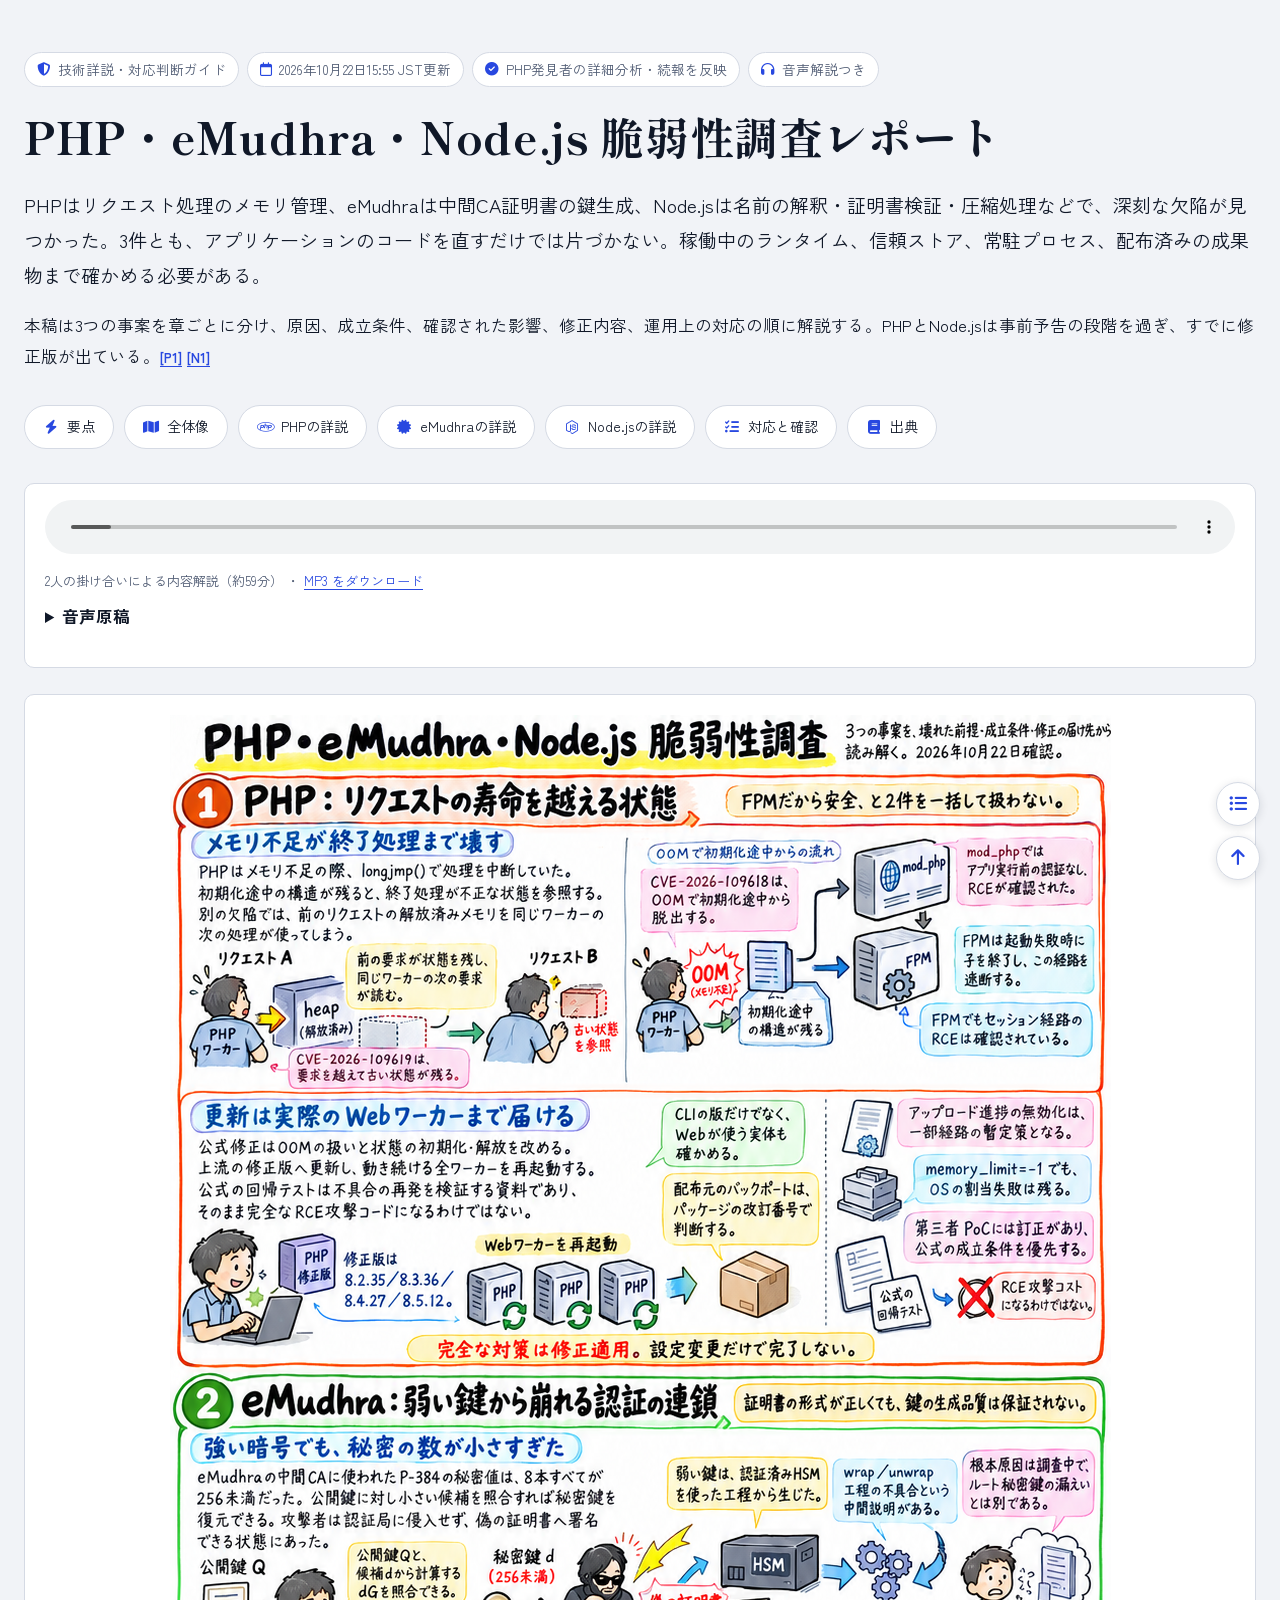
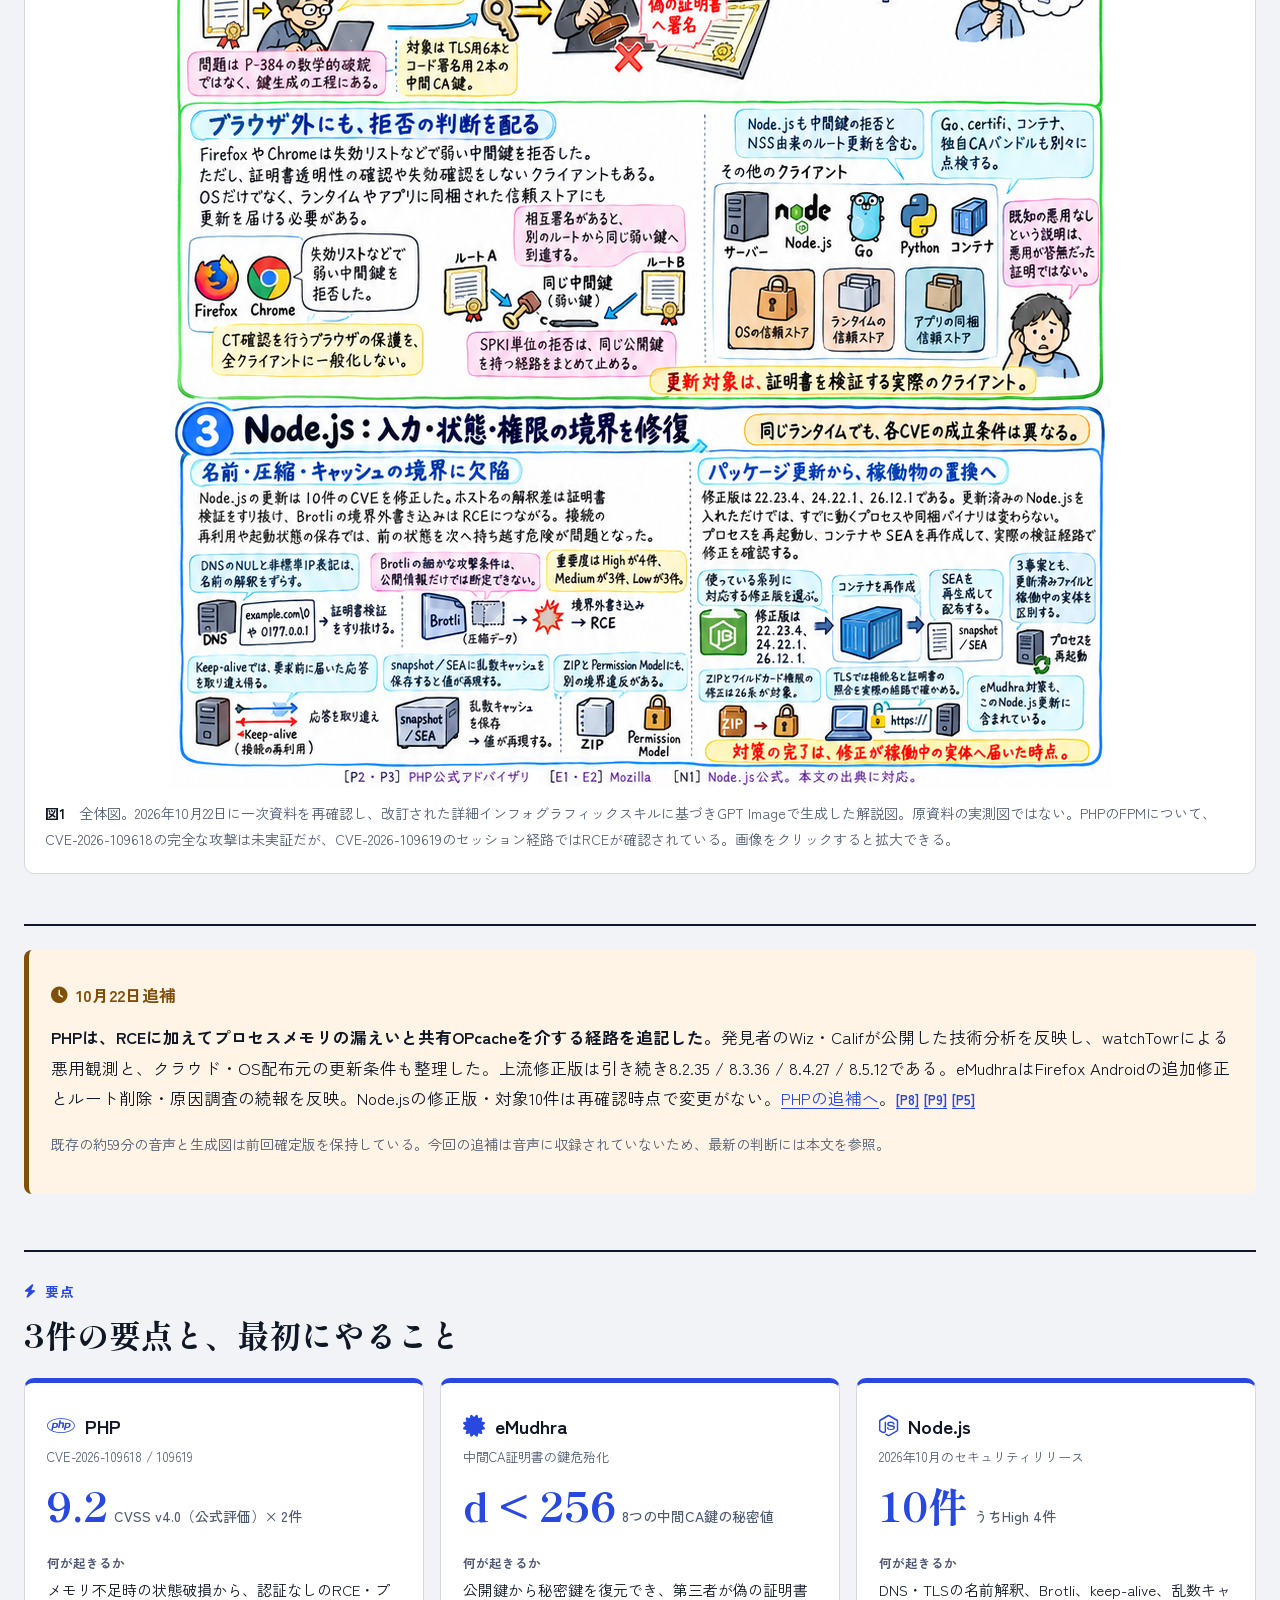
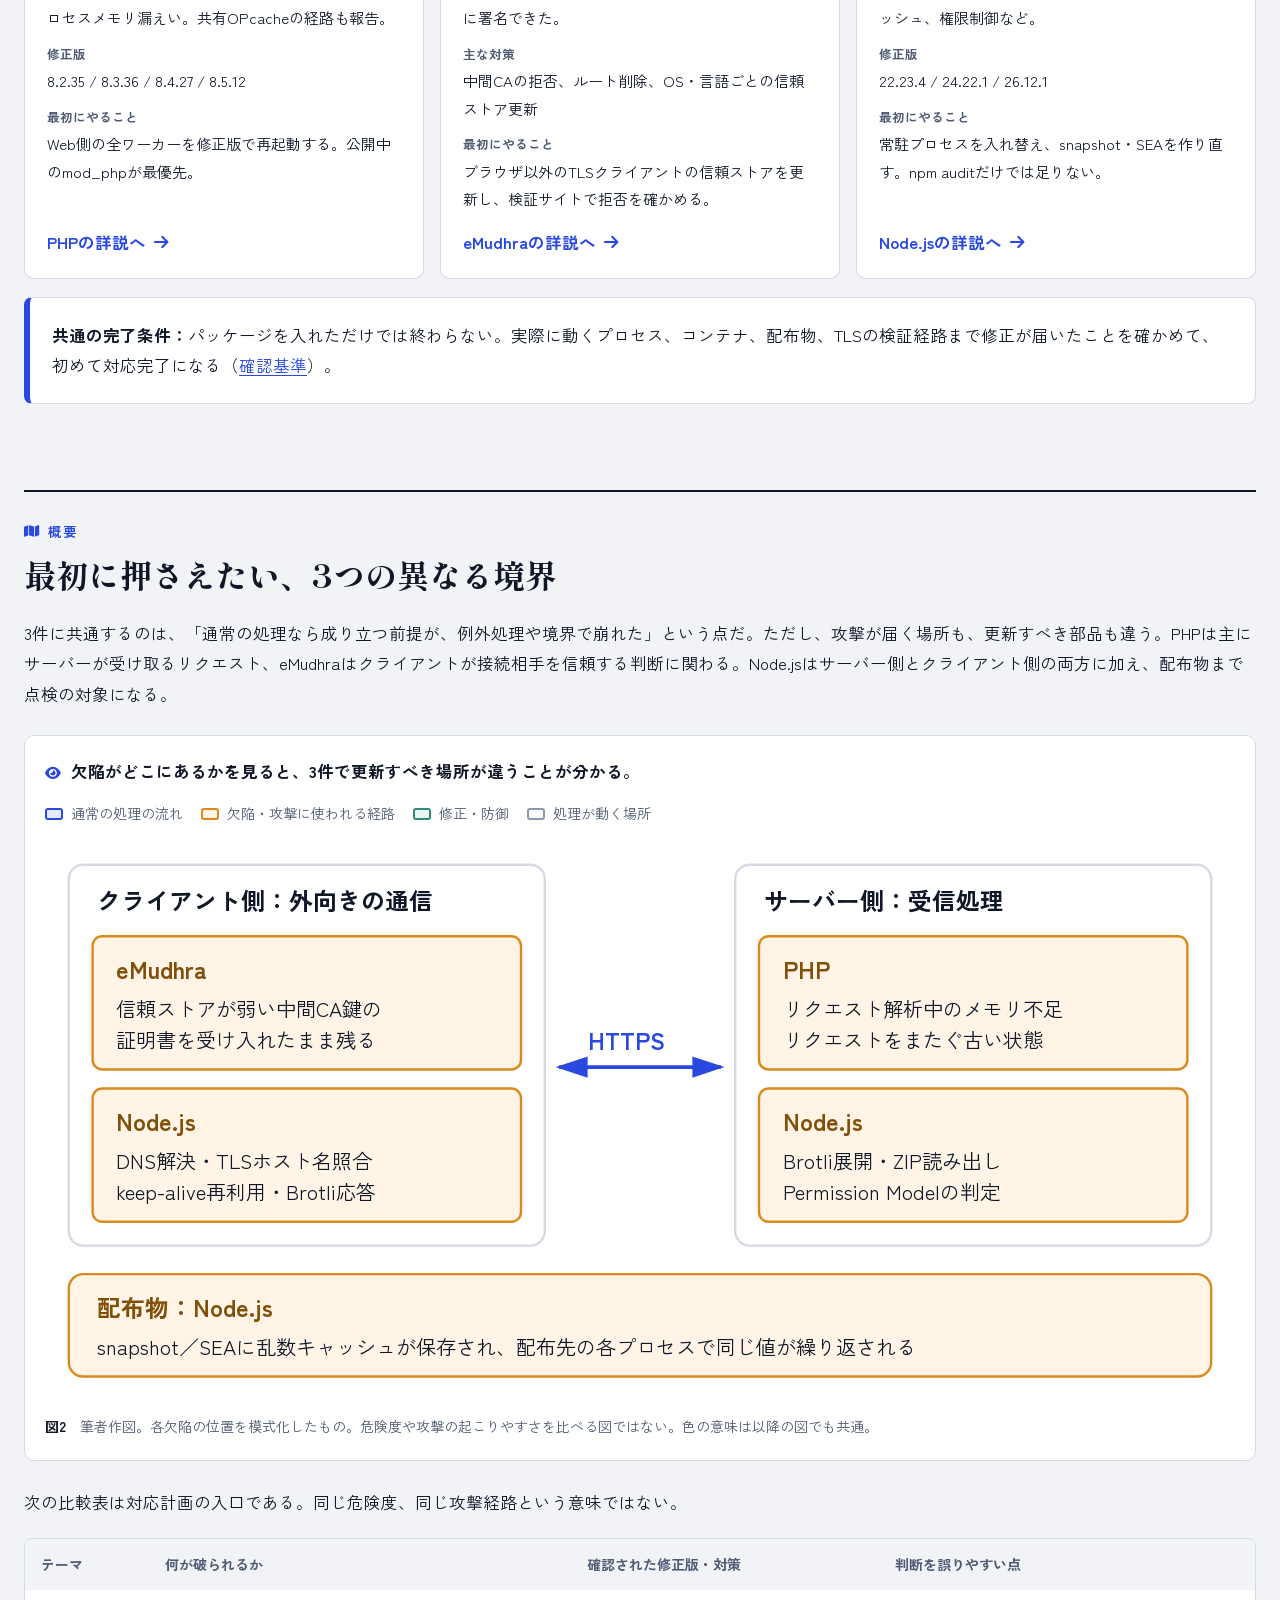
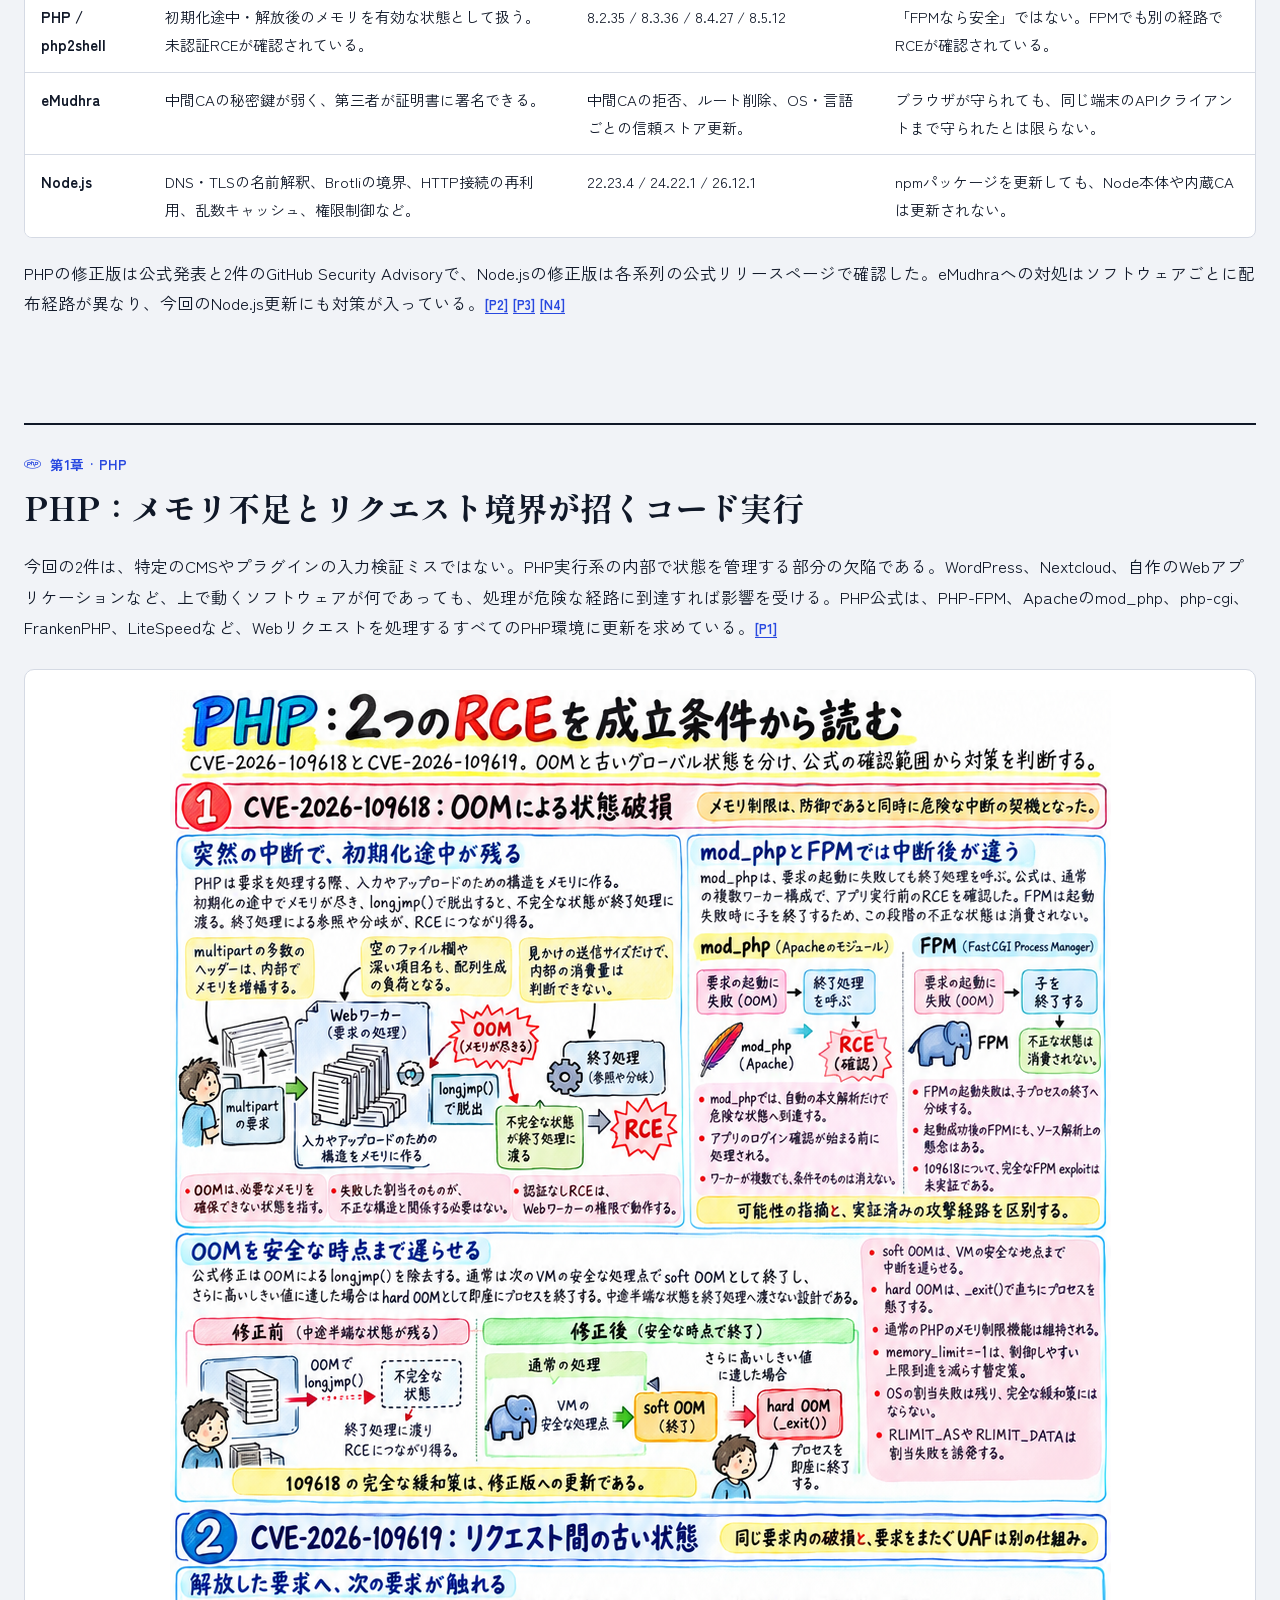
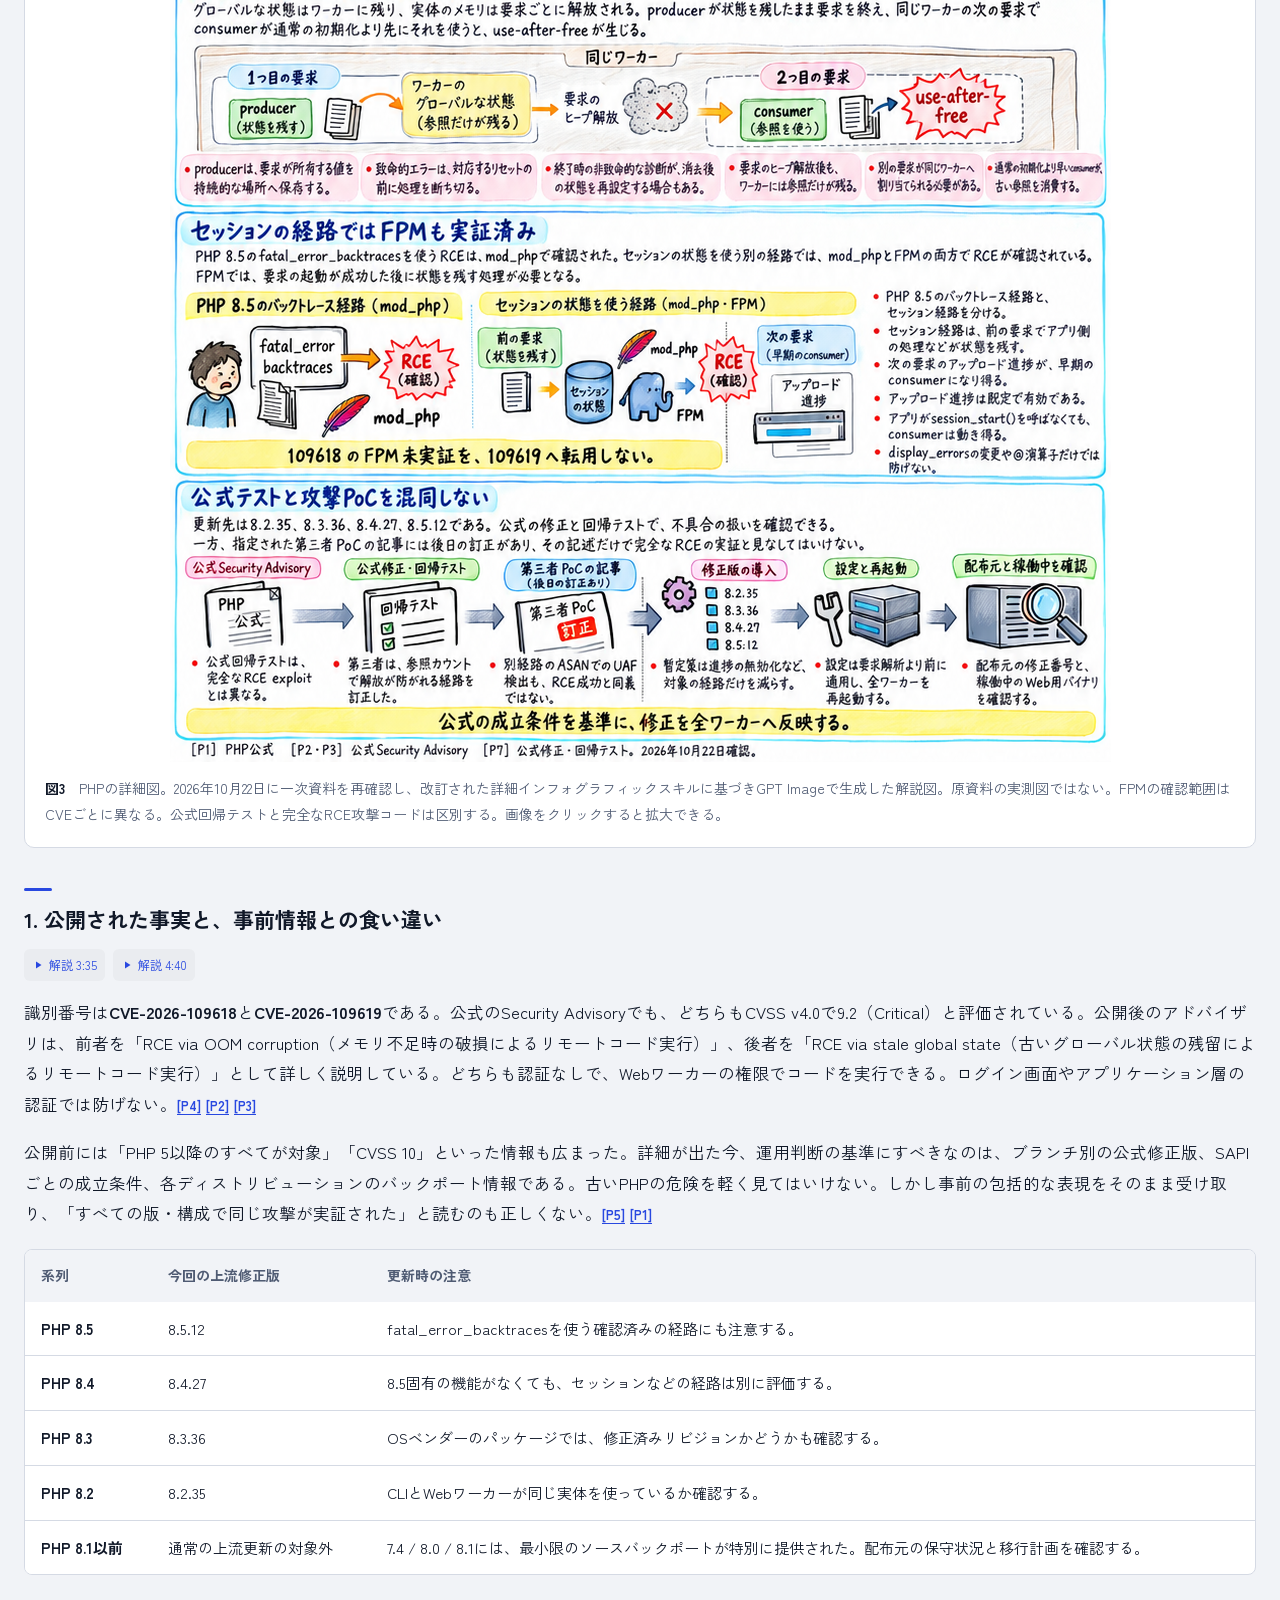
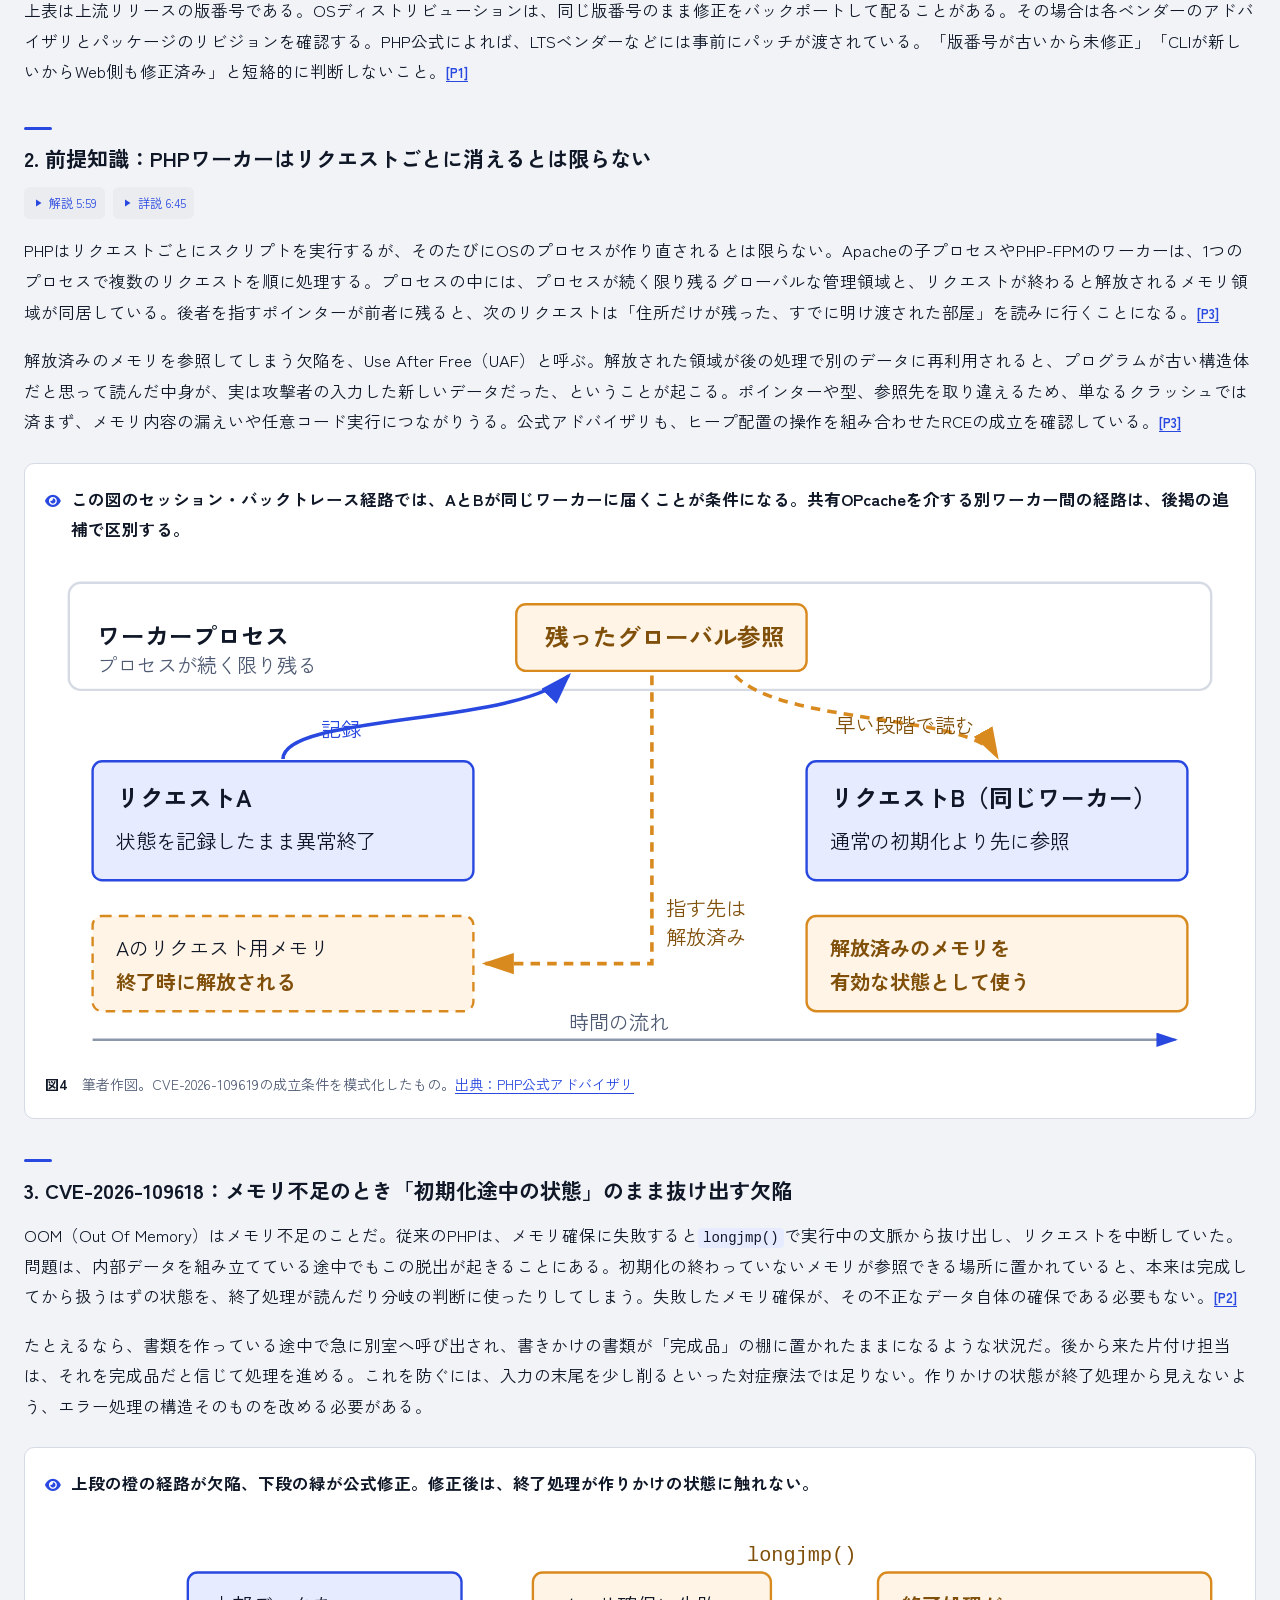
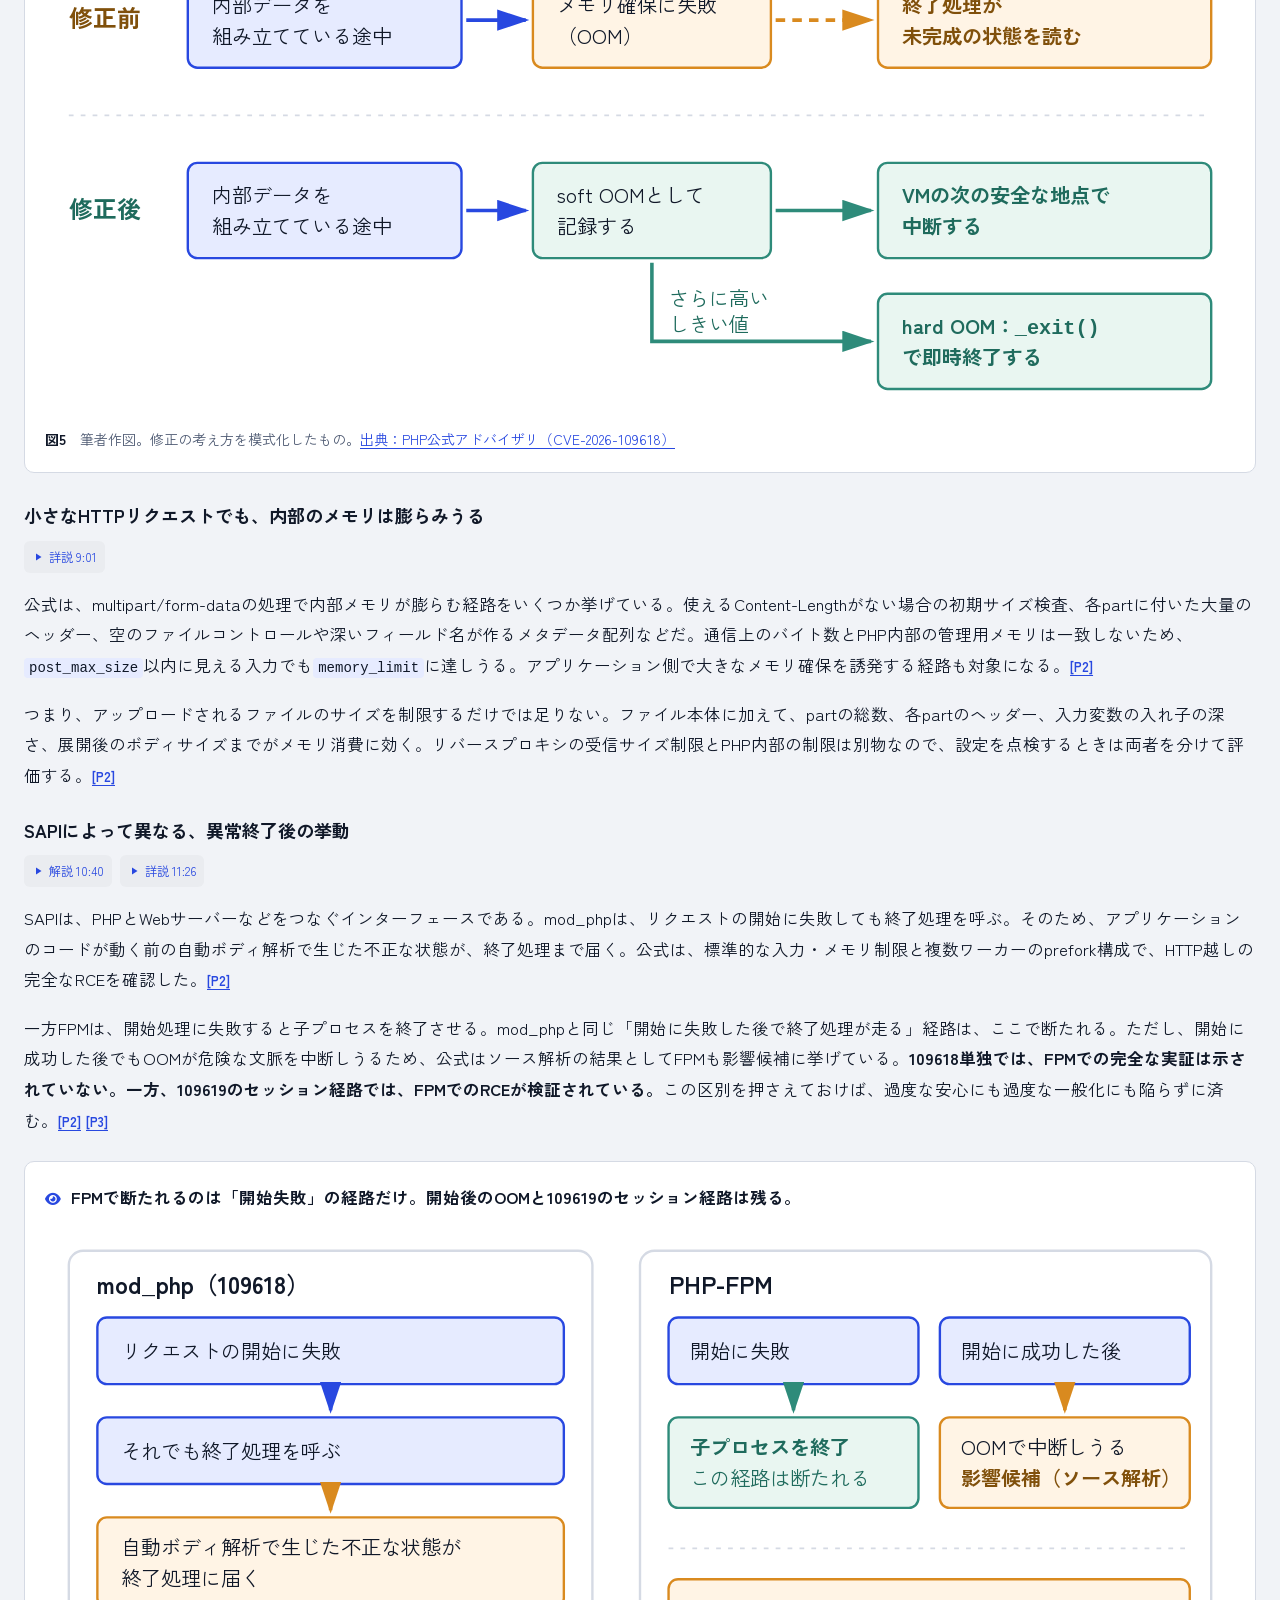
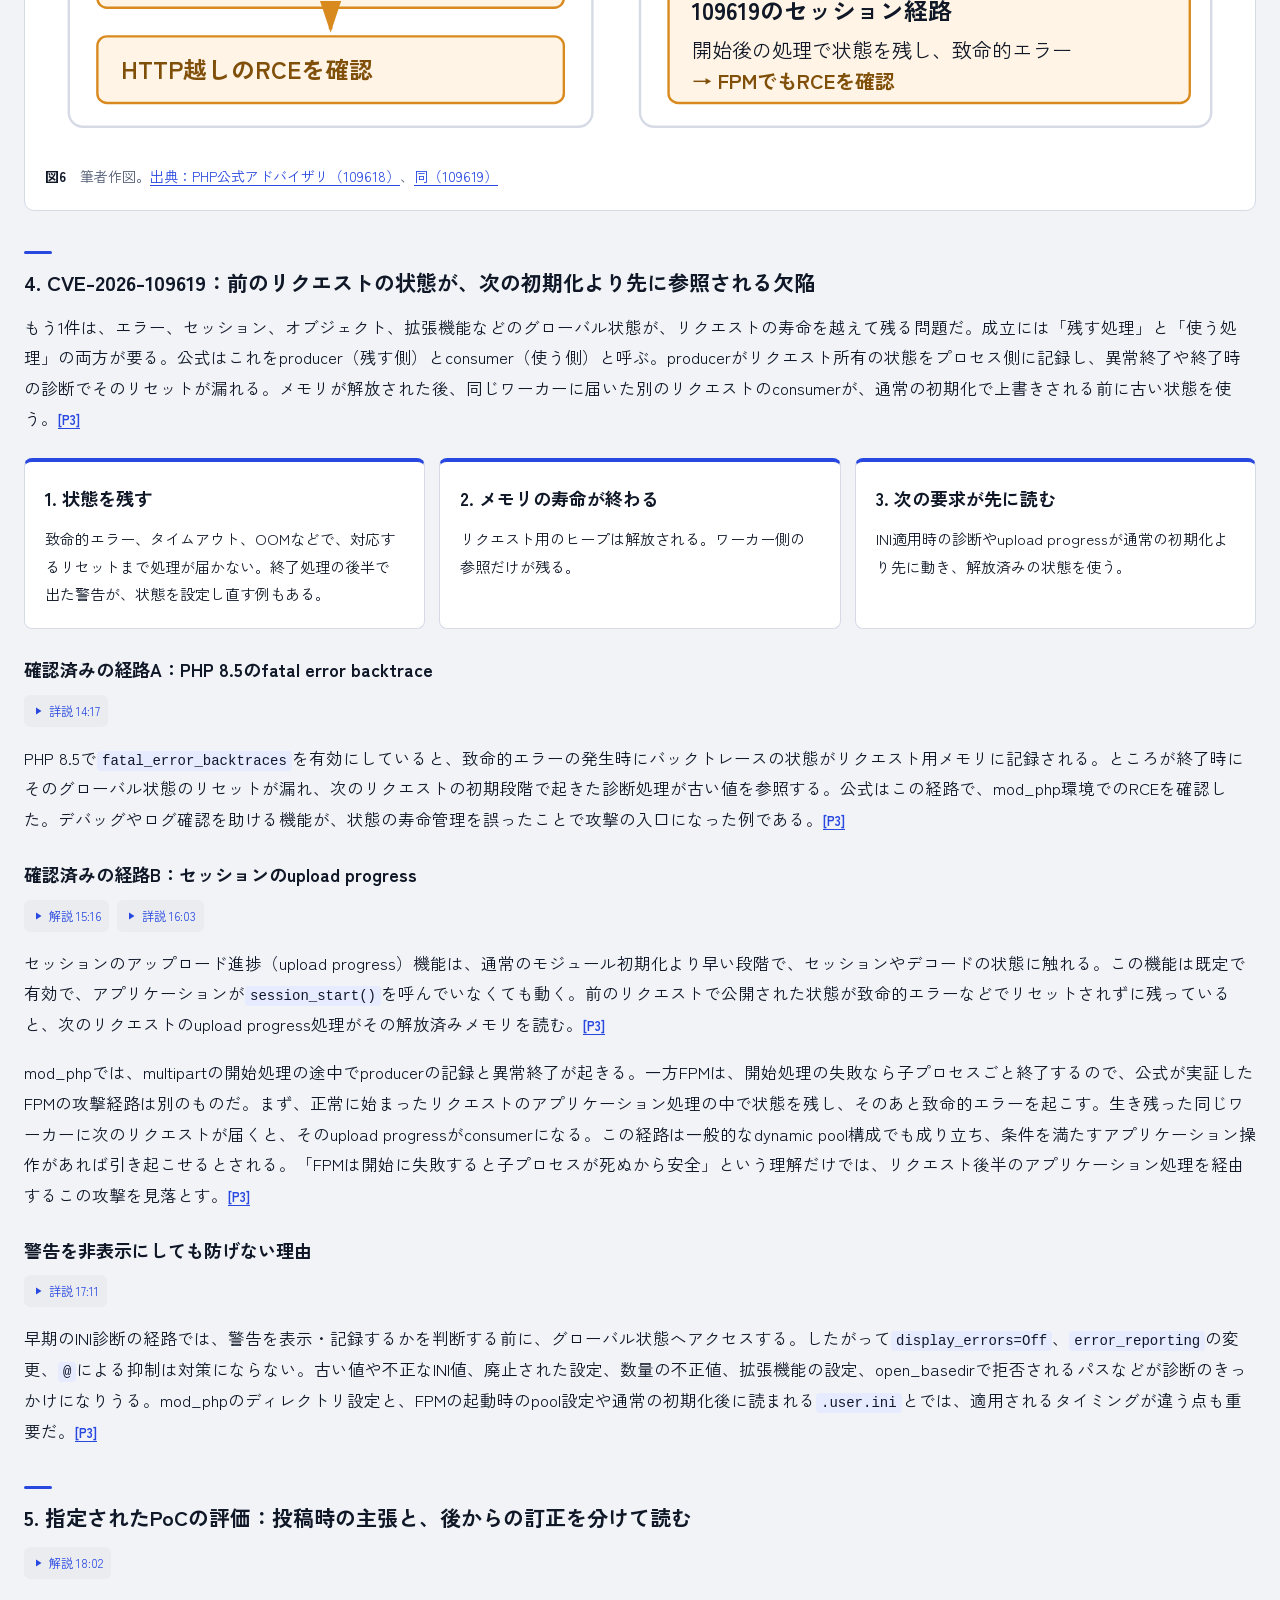
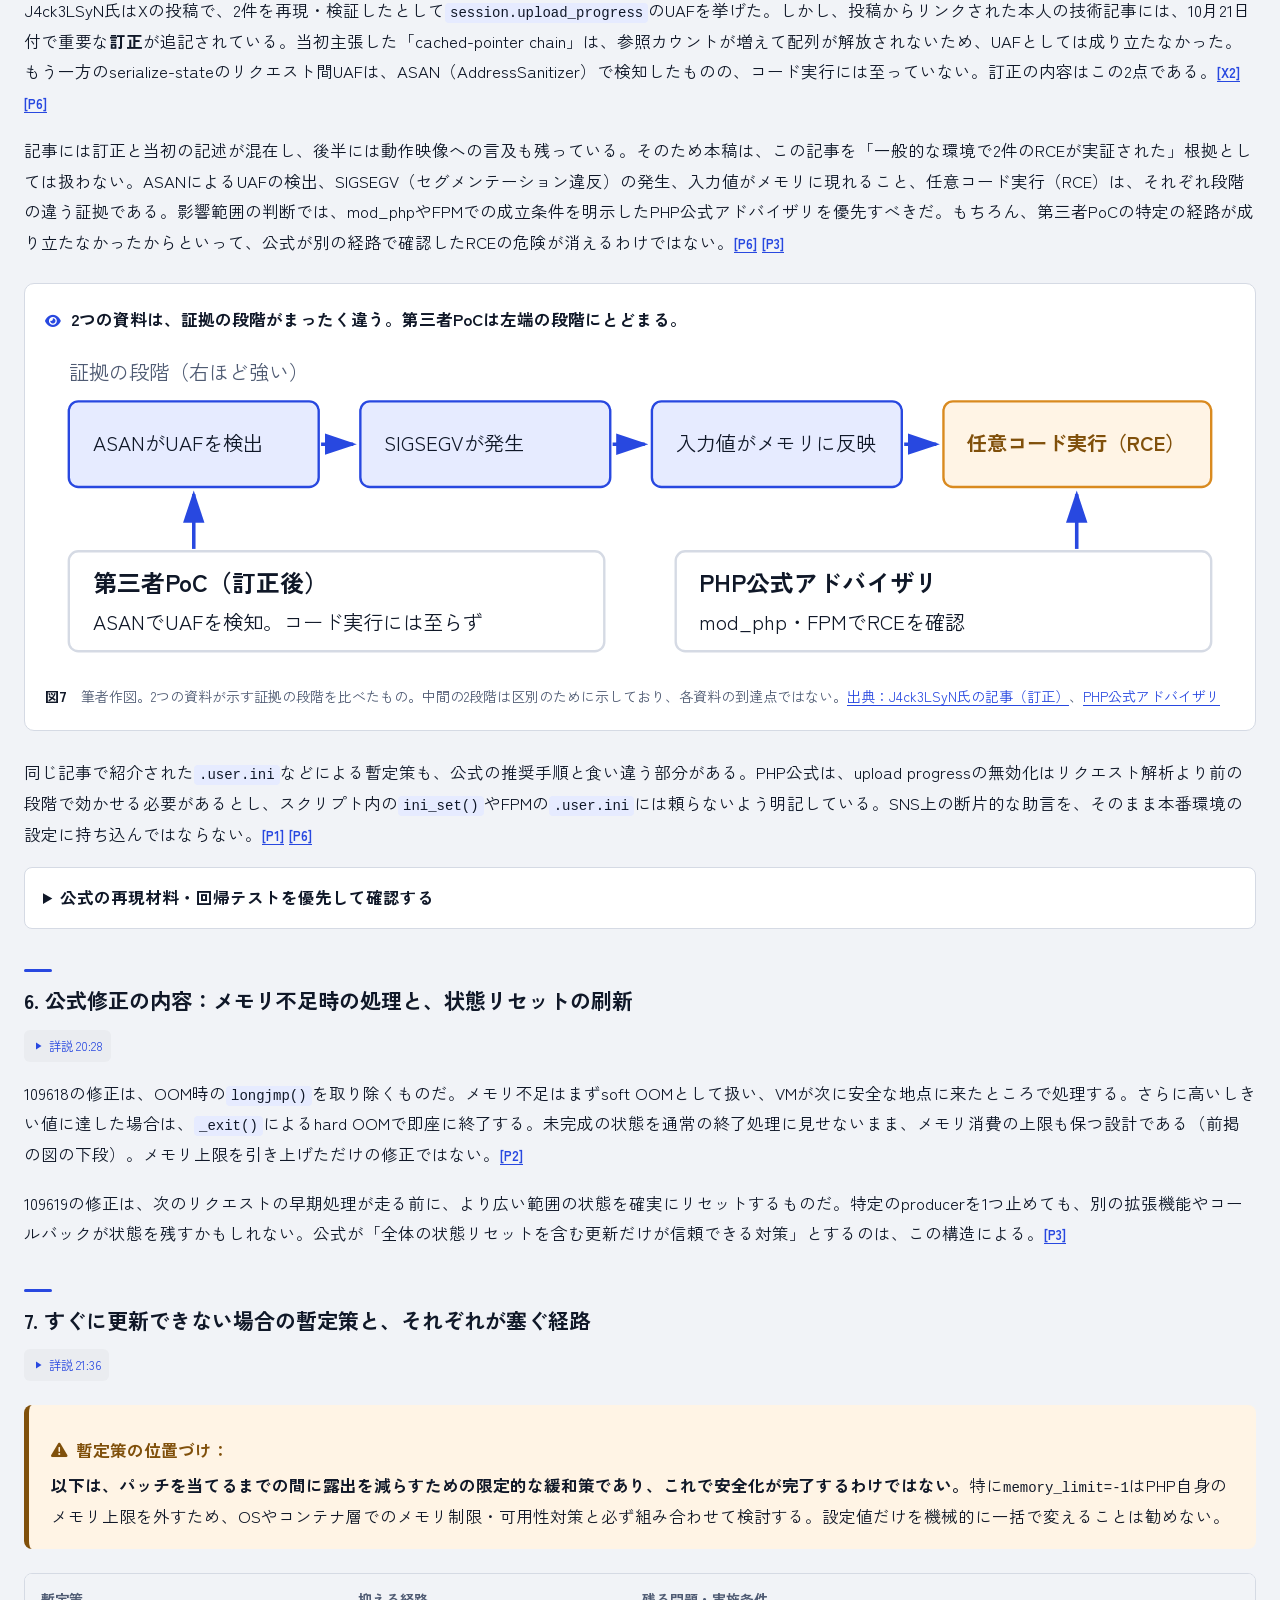
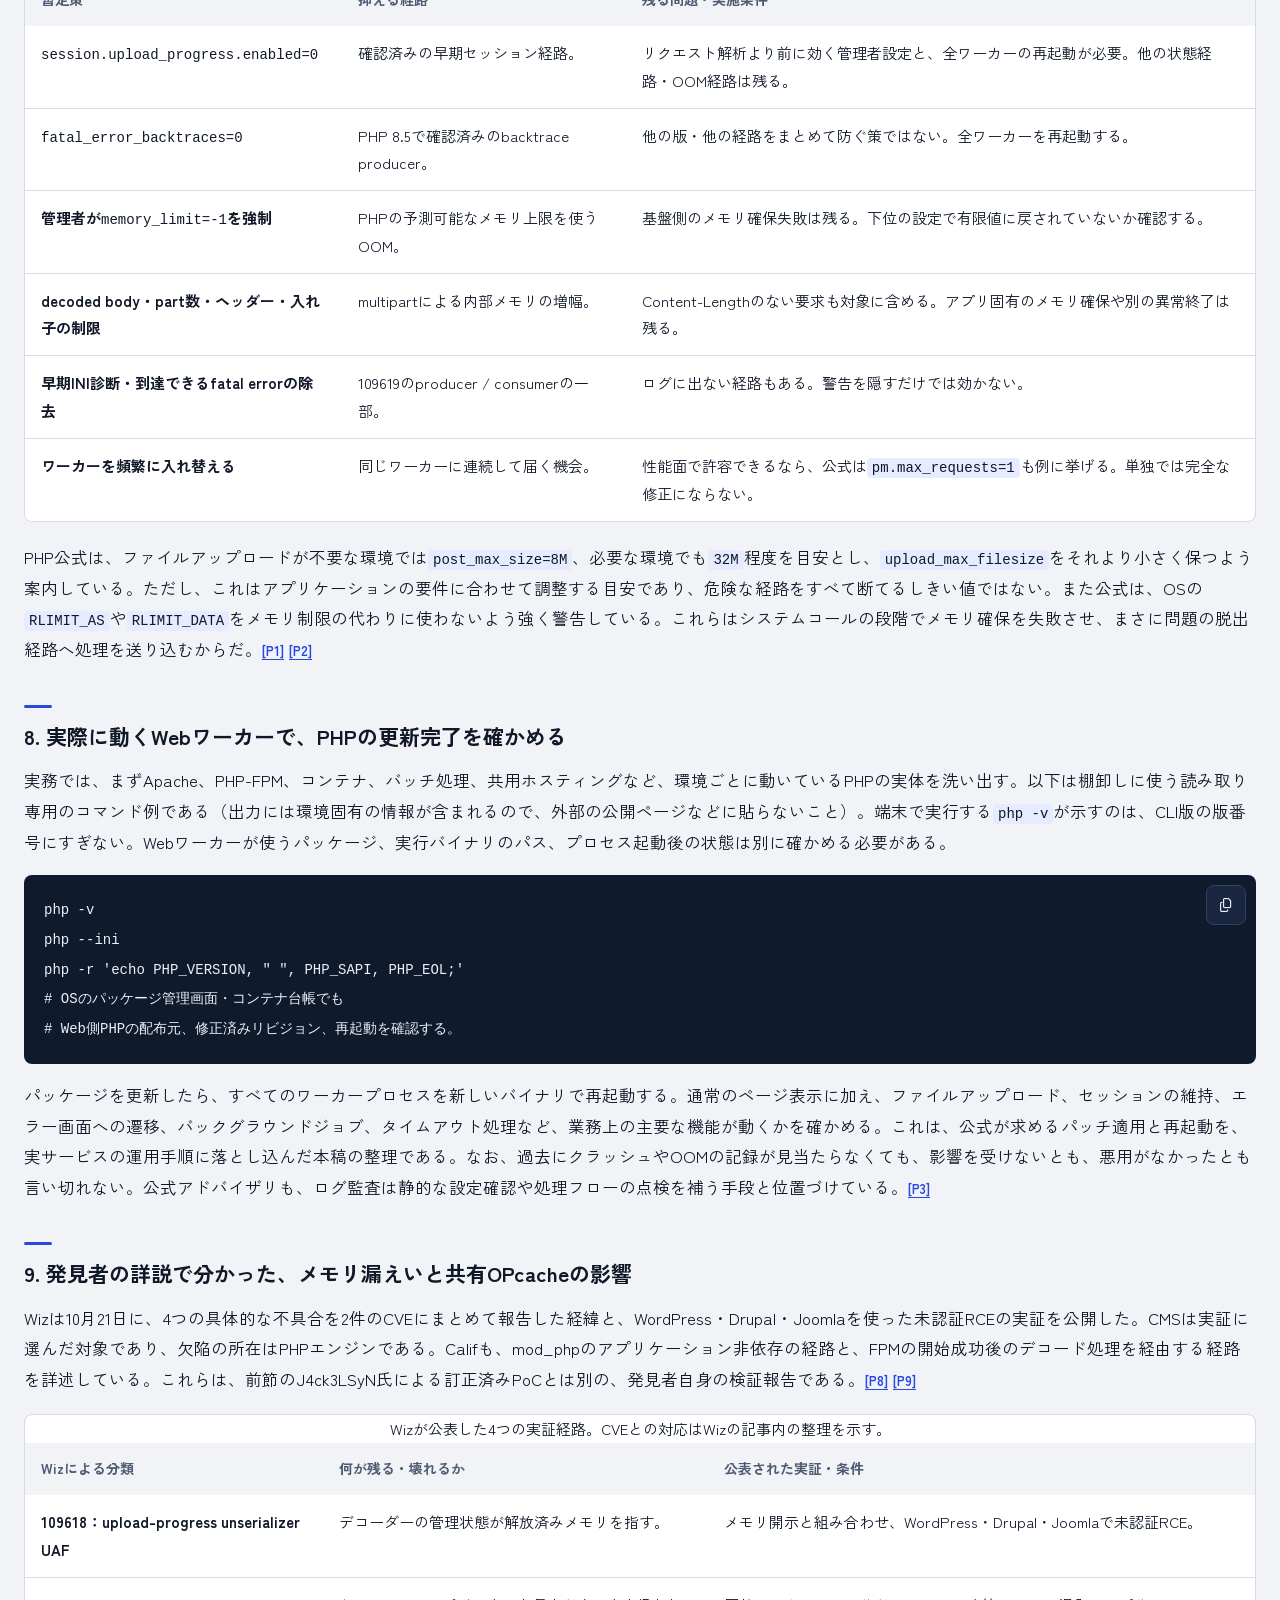
<file: reports/20261021_php-emudhra-nodejs-security-b195ddbf10/content.html>
<!DOCTYPE html>
<html lang="ja"><head><meta charset="utf-8"><meta name="viewport" content="width=device-width, initial-scale=1"><meta name="description" content="PHP php2shell、eMudhra中間CA鍵危殆化、Node.jsの2026年10月セキュリティ更新を一次資料と公式修正から詳説。"><title>PHP・eMudhra・Node.js 脆弱性調査レポート</title><link rel="preconnect" href="https://fonts.googleapis.com"><link rel="preconnect" href="https://fonts.gstatic.com" crossorigin><link href="https://fonts.googleapis.com/css2?family=Shippori+Mincho+B1:wght@600;800&amp;family=Zen+Kaku+Gothic+New:wght@400;500;700&amp;display=swap" rel="stylesheet"><link rel="stylesheet" href="https://cdnjs.cloudflare.com/ajax/libs/font-awesome/6.5.2/css/all.min.css" crossorigin="anonymous" referrerpolicy="no-referrer"><style>:root{color-scheme:light;--bg:#F1F3F7;--surface:#fff;--ink:#101828;--mute:#4F5B73;--line:#D5DAE4;--accent:#2848E0;--accent-soft:#E6EBFF;--compare:#80500B;--warn:#FFF4E5;--ok:#E9F6F1;--code:#0F1B2D}*{box-sizing:border-box}html{scroll-behavior:smooth;scroll-padding-top:24px}body{margin:0;background:var(--bg);color:var(--ink);font:400 16.5px/1.85 'Zen Kaku Gothic New','Hiragino Sans','Noto Sans JP',sans-serif}a{color:var(--accent);text-underline-offset:3px}a:focus-visible,button:focus-visible,summary:focus-visible{outline:3px solid var(--accent);outline-offset:4px}main,.sec-masthead{width:min(1480px,calc(100% - 48px));margin:auto}.sec-masthead{padding:52px 0 24px;border-bottom:2px solid var(--ink)}.sec-meta{color:var(--mute);font-size:14px}.sec-masthead h1{font:800 clamp(28px,5vw,44px)/1.45 'Shippori Mincho B1','Hiragino Mincho ProN',serif;letter-spacing:.015em;margin:18px 0}.sec-lead{font-size:19px}.sec-toc{display:flex;gap:10px;overflow:auto;padding:16px 0;white-space:nowrap}.sec-toc a{display:inline-flex;align-items:center;min-height:44px;padding:7px 18px;border:1.5px solid var(--line);border-radius:999px;background:var(--surface);text-decoration:none;font-size:14px}section{padding:30px 0;border-bottom:1.5px solid var(--line)}h2{font:800 clamp(24px,4vw,32px)/1.5 'Shippori Mincho B1','Hiragino Mincho ProN',serif;margin:0 0 20px}h3{font-size:21px;line-height:1.6;margin:32px 0 12px}h4{font-size:18px;margin:24px 0 8px}p{margin:12px 0 18px}strong{font-weight:700}.sec-chapter{padding-top:52px}.sec-chapter>h2{border-left:5px solid var(--accent);padding:5px 0 5px 20px}.sec-note{padding:18px 22px;background:var(--accent-soft);border-left:4px solid var(--accent);margin:24px 0}.sec-warning{background:var(--warn);border-color:var(--compare)}.sec-table{overflow-x:auto;border:1.5px solid var(--line);border-radius:8px;margin:20px 0;background:var(--surface)}table{width:100%;border-collapse:collapse;min-width:640px;font-size:15px}th,td{padding:13px 16px;vertical-align:top;text-align:left;border-bottom:1px solid var(--line)}th{background:var(--accent-soft);font-weight:700}tr:last-child td{border-bottom:0}code{font:14px/1.7 ui-monospace,SFMono-Regular,Menlo,monospace;overflow-wrap:anywhere}p code,li code,td code{background:var(--accent-soft);padding:2px 5px;border-radius:4px}pre{background:var(--code);color:#EAF0FA;padding:20px;border-radius:8px;overflow-x:auto;line-height:1.8}pre code{color:inherit;overflow-wrap:normal}.sec-flow{display:grid;grid-template-columns:repeat(3,minmax(0,1fr));gap:14px;margin:24px 0}.sec-stage{padding:20px;background:var(--surface);border:1.5px solid var(--line);border-top:4px solid var(--accent);border-radius:8px}.sec-stage b{display:block;font-size:18px}.sec-stage p{font-size:15px;margin:10px 0 0}.sec-figure{margin:26px 0;padding:20px;background:var(--surface);border:1.5px solid var(--line);border-radius:10px}.sec-figure img{display:block;max-width:100%;height:auto;margin:auto}.sec-figure figcaption{font-size:14px;color:var(--mute);margin-top:14px}.sec-figure a{overflow-wrap:anywhere}.sec-source-figure img{width:728px;max-width:100%;height:auto}.sec-illustration{display:block;width:100%;height:auto}.sec-timeline{border-left:3px solid var(--line);padding-left:24px;margin:24px 0}.sec-event{position:relative;padding:0 0 24px}.sec-event:before{content:'';position:absolute;left:-32px;top:9px;width:13px;height:13px;border-radius:50%;background:var(--accent)}.sec-event time{font-weight:700;color:var(--accent)}.sec-event p{margin:4px 0}.cite-link{font-size:13px;font-weight:700;white-space:nowrap}.refs{font-size:14px}.refs li{margin:12px 0;overflow-wrap:anywhere}details{border:1px solid var(--line);border-radius:8px;padding:14px 18px;margin:18px 0;background:var(--surface)}summary{cursor:pointer;font-weight:700;min-height:32px}.sec-actions{display:flex;gap:10px;align-items:center}.sec-icon{display:inline-flex;align-items:center;justify-content:center;width:44px;height:44px;border:1px solid var(--line);border-radius:50%;background:var(--surface);color:var(--accent)}.sec-icon svg{width:21px;height:21px}.sec-top{position:fixed;right:20px;bottom:20px;z-index:2}footer{overflow-x:auto;padding:32px 0;color:var(--mute);font-size:14px}.sec-checks label{display:flex;align-items:flex-start;gap:12px;padding:12px 0;border-bottom:1px solid var(--line)}.sec-checks input{width:20px;height:20px;margin-top:5px;accent-color:var(--accent);flex-shrink:0}.sec-checks label:last-child{border-bottom:0}.sec-small{font-size:14px;color:var(--mute)}.sec-equation{padding:24px;text-align:center;font:700 24px/1.8 ui-monospace,monospace;background:var(--surface);border:1.5px solid var(--line);border-radius:8px}.sec-links{overflow-wrap:anywhere}@media(max-width:700px){main,.sec-masthead{width:calc(100% - 32px)}.sec-masthead{padding-top:28px}.sec-flow{grid-template-columns:1fr}.sec-figure{padding:12px}section{padding:24px 0}h3{font-size:19px}th,td{padding:11px 13px}.sec-top{right:12px;bottom:12px}.sec-lead{font-size:17px}}@media(prefers-reduced-motion:reduce){html{scroll-behavior:auto}*,*:before,*:after{animation:none!important;transition:none!important}}@media print{body{background:white}.sec-top,.sec-actions{display:none}main,.sec-masthead{width:100%}.sec-table{overflow:visible}table{min-width:0}section{break-inside:auto}.sec-figure{break-inside:avoid}}
.sec-figure:has(.sec-illustration){overflow-x:auto}.sec-illustration{min-width:640px}.sec-usage-wrap{font-size:12px}
.sec-fig-lead{margin:0 0 14px;font-weight:700}
.sec-legend{display:flex;flex-wrap:wrap;gap:8px 18px;margin:0 0 14px;padding:0;list-style:none;font-size:14px;color:var(--mute)}.sec-legend li{display:inline-flex;align-items:center;gap:8px}.sec-legend i{display:inline-block;width:18px;height:12px;border-radius:3px;border:2px solid}.sec-legend .lg-flow{background:var(--accent-soft);border-color:var(--accent)}.sec-legend .lg-bad{background:var(--warn);border-color:var(--warn-line)}.sec-legend .lg-good{background:var(--ok);border-color:var(--other)}.sec-legend .lg-mute{background:var(--surface);border-color:var(--base)}
.fg text{font-family:'Zen Kaku Gothic New','Hiragino Sans','Noto Sans JP',sans-serif;fill:var(--ink);font-size:20px}.fg .s{font-size:17px}.fg .b{font-weight:700}.fg .bad{fill:var(--compare)}.fg .good{fill:var(--good-ink)}.fg .acc{fill:var(--accent)}.fg .mu{fill:var(--mute)}.fg .mono{font-family:ui-monospace,SFMono-Regular,Menlo,monospace}
.fg .box{fill:var(--surface);stroke:var(--line);stroke-width:2}.fg .flow{fill:var(--accent-soft);stroke:var(--accent);stroke-width:2}.fg .badbox{fill:var(--warn);stroke:var(--warn-line);stroke-width:2}.fg .goodbox{fill:var(--ok);stroke:var(--other);stroke-width:2}.fg .ln{stroke:var(--accent);stroke-width:3;fill:none}.fg .lnbad{stroke:var(--warn-line);stroke-width:3;fill:none;stroke-dasharray:8 6}.fg .lngood{stroke:var(--other);stroke-width:3;fill:none}.fg .axis{stroke:var(--base);stroke-width:2;fill:none}.fg .grid{stroke:var(--line);stroke-width:1.5;fill:none;stroke-dasharray:4 6}
:root{--label-2:var(--mute);--other:#2E8B7A;--warn-line:#D98A1F;--base:#8D97AB}
body{font-variant-numeric:tabular-nums}
.sec-progress{position:fixed;top:0;left:0;right:0;height:3px;z-index:5;background:transparent}.sec-progress span{display:block;height:100%;width:0;background:var(--accent);transform-origin:left}
.sec-meta{display:flex;flex-wrap:wrap;gap:8px;margin:0;padding:0;list-style:none}.sec-meta li{display:inline-flex;align-items:center;gap:7px;padding:4px 12px;border:1.5px solid var(--line);border-radius:999px;background:var(--surface);font-size:13.5px;color:var(--mute)}.sec-meta i{color:var(--accent)}
.sec-toc a{gap:8px;color:var(--ink);transition:border-color .15s,background .15s}.sec-toc a i{color:var(--accent);width:16px;text-align:center}.sec-toc a:hover{border-color:var(--accent);background:var(--accent-soft)}
.audio-explainer{background:var(--surface);border:1.5px solid var(--line);border-radius:10px;padding:16px 20px}.audio-explainer details{border:0;padding:0;margin-top:10px;background:none}.audio-explainer details[open]{max-height:60vh;overflow:auto}
section{border-bottom:0;border-top:2px solid var(--ink);padding:22px 0 30px;margin-top:56px}.sec-chapter{padding-top:22px}.sec-chapter>h2{border-left:0;padding:0}main>section:first-child{margin-top:40px}
.sec-kicker{display:inline-flex;align-items:center;gap:8px;margin:0 0 6px;font-size:13.5px;font-weight:700;letter-spacing:.06em;color:var(--accent)}
h3{padding-top:8px}h3:before{content:'';display:block;width:28px;height:3px;background:var(--accent);border-radius:2px;margin-bottom:12px}
.sec-summary .sec-cards{display:grid;grid-template-columns:repeat(auto-fit,minmax(280px,1fr));gap:16px;margin:18px 0}
.sec-card{display:flex;flex-direction:column;padding:20px 22px;background:var(--surface);border:1.5px solid var(--line);border-top:5px solid var(--accent);border-radius:10px}
.sec-card h3{margin:0 0 4px;font-size:19px;display:flex;align-items:center;gap:10px}.sec-card h3:before{display:none}.sec-card h3 i{color:var(--accent);font-size:22px}
.sec-card .who{font-size:13px;color:var(--mute);margin:0}
.sec-card .big{font:800 clamp(30px,4vw,40px)/1.2 'Shippori Mincho B1','Hiragino Mincho ProN',serif;color:var(--accent);margin:12px 0 2px}.sec-card .big small{font:500 14px/1.5 'Zen Kaku Gothic New',sans-serif;color:var(--mute);margin-left:6px}
.sec-card dl{margin:10px 0 0;font-size:15px}.sec-card dt{font-size:12.5px;font-weight:700;color:var(--mute);margin-top:10px}.sec-card dd{margin:2px 0 0}
.sec-card .go{margin-top:auto;padding-top:14px;font-weight:700;text-decoration:none;display:inline-flex;align-items:center;gap:8px;min-height:44px}
.sec-tldr{padding:16px 22px;background:var(--surface);border:1.5px solid var(--line);border-left:6px solid var(--accent);border-radius:8px}.sec-tldr p{margin:6px 0}
.sec-note{border-radius:8px;border-left-width:5px}.sec-note .lbl{display:flex;align-items:center;gap:8px;font-weight:700;color:var(--compare);margin-bottom:4px}
.sev{display:inline-block;min-width:68px;text-align:center;padding:1px 10px;border-radius:999px;font-size:13px;font-weight:700;border:1.5px solid}.sev-high{background:var(--warn-line);border-color:var(--warn-line);color:#2B1700}.sev-medium{background:var(--warn);border-color:var(--warn-line);color:var(--compare)}.sev-low{background:var(--surface);border-color:var(--base);color:var(--mute)}
th{background:var(--bg)}thead th{font-size:14px;color:var(--mute)}tbody th[scope=row]{background:var(--surface)}tr:last-child th{border-bottom:0}tbody tr:hover td,tbody tr:hover th{background:var(--table-hover)}
body{counter-reset:fig}.sec-figure>figcaption:before{counter-increment:fig;content:'図' counter(fig) '　';font-weight:700;color:var(--ink)}
.sec-figure{border-radius:10px}.sec-fig-lead{display:flex;gap:10px;align-items:baseline}.sec-fig-lead:before{content:'\f06e';font:900 14px 'Font Awesome 6 Free';color:var(--accent)}
pre{position:relative;padding-right:64px}.sec-copy{position:absolute;top:10px;right:10px;width:40px;height:40px;border-radius:8px;border:1px solid #33425E;background:#18273F;color:#EAF0FA;cursor:pointer;display:inline-flex;align-items:center;justify-content:center}.sec-copy:hover{background:#22355A}.sec-copy:focus-visible{outline:3px solid #8DA0FF;outline-offset:2px}
.sec-checks{background:var(--surface);border:1.5px solid var(--line);border-radius:10px;padding:6px 20px}.sec-checkbar{display:flex;align-items:center;gap:14px;margin:12px 0}.sec-checkbar .meter{flex:1;height:8px;background:var(--line);border-radius:999px;overflow:hidden}.sec-checkbar .meter span{display:block;height:100%;width:0;background:var(--other);transition:width .2s}.sec-checkbar output{font-weight:700;min-width:5.5em}.sec-checks label{cursor:pointer}.sec-checks input:checked+span{color:var(--mute);text-decoration:line-through;text-decoration-color:var(--base)}
.sec-reset{width:44px;height:44px;border-radius:50%;border:1px solid var(--line);background:var(--surface);color:var(--mute);cursor:pointer}.sec-reset:hover{color:var(--accent);border-color:var(--accent)}
.sec-fab{position:fixed;right:20px;z-index:4;display:flex;flex-direction:column;gap:10px;bottom:20px}.sec-fab .sec-icon{position:static;box-shadow:0 2px 10px rgba(16,24,40,.12);cursor:pointer;font-size:18px;text-decoration:none}.sec-fab .sec-icon:hover{background:var(--accent);color:var(--on-accent);border-color:var(--accent)}
.sec-tocpanel{position:fixed;right:20px;bottom:128px;z-index:6;width:min(380px,calc(100vw - 32px));max-height:min(70vh,640px);overflow:auto;background:var(--surface);border:1.5px solid var(--line);border-radius:12px;box-shadow:0 12px 40px rgba(16,24,40,.18);padding:14px 10px}.sec-tocpanel[hidden]{display:none}.sec-tocpanel p{margin:0 10px 8px;font-weight:700}.sec-tocpanel ol{list-style:none;margin:0;padding:0}.sec-tocpanel a{display:block;padding:7px 10px;border-radius:6px;text-decoration:none;color:var(--ink);font-size:14.5px;line-height:1.5}.sec-tocpanel a.l3{padding-left:26px;font-size:13.5px;color:var(--mute)}.sec-tocpanel a:hover{background:var(--accent-soft)}.sec-tocpanel a[aria-current=true]{background:var(--accent-soft);color:var(--accent);font-weight:700}
.refs ol{padding-left:0;list-style:none}.refs li{padding:10px 14px;background:var(--surface);border:1px solid var(--line);border-radius:8px}.refs .ref-id{font-weight:700}
@media(max-width:700px){.sec-meta{flex-wrap:nowrap;overflow-x:auto;padding-bottom:4px;margin:0 -16px;padding-left:16px;padding-right:16px}.sec-meta li{white-space:nowrap;font-size:12.5px}.sec-fab{right:12px;bottom:12px}.sec-tocpanel{right:12px;bottom:118px}section{margin-top:40px}}
@media print{.sec-progress,.sec-fab,.sec-tocpanel,.sec-copy,.sec-reset{display:none!important}}

/* Report palette: explicit selection and system preference share the same dark tokens. */
:root{--good-ink:#1F6B5D;--table-hover:#F7F8FB;--on-accent:#fff}
:root[data-theme="dark"]{color-scheme:dark;--bg:#0E1420;--surface:#161E2E;--ink:#EAF0FA;--mute:#A3B0C8;--line:#2A3550;--accent:#8DA0FF;--accent-soft:#1B2550;--compare:#E0A445;--warn:#2E2410;--ok:#12302A;--other:#4FB5A0;--warn-line:#E0A445;--base:#6F7B94;--good-ink:#7BD9BD;--table-hover:#1C2740;--on-accent:#0E1420}
@media(prefers-color-scheme:dark){:root:not([data-theme="light"]){color-scheme:dark;--bg:#0E1420;--surface:#161E2E;--ink:#EAF0FA;--mute:#A3B0C8;--line:#2A3550;--accent:#8DA0FF;--accent-soft:#1B2550;--compare:#E0A445;--warn:#2E2410;--ok:#12302A;--other:#4FB5A0;--warn-line:#E0A445;--base:#6F7B94;--good-ink:#7BD9BD;--table-hover:#1C2740;--on-accent:#0E1420}}
</style></head><body>
<div class="sec-masthead" id="top">
<ul class="sec-meta" aria-label="レポート情報"><li><i class="fa-solid fa-shield-halved" aria-hidden="true"></i>技術詳説・対応判断ガイド</li><li><i class="fa-regular fa-calendar" aria-hidden="true"></i>2026年10月22日15:55 JST更新</li><li><i class="fa-solid fa-circle-check" aria-hidden="true"></i>PHP発見者の詳細分析・続報を反映</li><li><i class="fa-solid fa-headphones" aria-hidden="true"></i>音声解説つき</li></ul>
<h1 id="phpemudhranodejs-脆弱性調査レポート">PHP・eMudhra・Node.js 脆弱性調査レポート</h1>
<p class="sec-lead">PHPはリクエスト処理のメモリ管理、eMudhraは中間CA証明書の鍵生成、Node.jsは名前の解釈・証明書検証・圧縮処理などで、深刻な欠陥が見つかった。3件とも、アプリケーションのコードを直すだけでは片づかない。稼働中のランタイム、信頼ストア、常駐プロセス、配布済みの成果物まで確かめる必要がある。</p>
<p>本稿は3つの事案を章ごとに分け、原因、成立条件、確認された影響、修正内容、運用上の対応の順に解説する。PHPとNode.jsは事前予告の段階を過ぎ、すでに修正版が出ている。<a class="cite-link" href="https://www.php.net/">[P1]</a> <a class="cite-link" href="https://nodejs.org/en/blog/vulnerability/october-2026-security-releases">[N1]</a></p>
<nav class="sec-toc" aria-label="レポート目次"><a href="#summary"><i class="fa-solid fa-bolt" aria-hidden="true"></i>要点</a><a href="#overview"><i class="fa-solid fa-map" aria-hidden="true"></i>全体像</a><a href="#php"><i class="fa-brands fa-php" aria-hidden="true"></i>PHPの詳説</a><a href="#emudhra"><i class="fa-solid fa-certificate" aria-hidden="true"></i>eMudhraの詳説</a><a href="#node"><i class="fa-brands fa-node-js" aria-hidden="true"></i>Node.jsの詳説</a><a href="#operations"><i class="fa-solid fa-list-check" aria-hidden="true"></i>対応と確認</a><a href="#references"><i class="fa-solid fa-book" aria-hidden="true"></i>出典</a></nav>
<!-- report-audio-explainer -->
<figure class="audio-explainer" style="margin:18px 0">
  <audio controls preload="metadata" src="assets/9bc9d0509185ef732db0.mp3" style="width:100%"></audio>
  <figcaption style="font-size:13px;color:var(--label-2);margin-top:6px">
    2人の掛け合いによる内容解説（約59分） ・ <a href="assets/9bc9d0509185ef732db0.mp3" download>MP3 をダウンロード</a>
  </figcaption>
  
  <details style="margin-top:8px">
    <summary>音声原稿</summary>
    <p>Aoi: みなさんこんにちは。10月21日のPHP・eMudhra・Node.js 脆弱性調査レポートです。</p>
    <p>Ken: こんにちは。今日は、PHPの実行系におけるメモリ管理とリクエスト境界の欠陥、認証局eMudhraの中間CA証明書における秘密鍵生成の欠陥、そしてNode.jsの名前解決やTLS検証、圧縮処理などを含む複数のセキュリティ更新について、順番に詳しく解説していきます。これら3つの事案に共通しているのは、「通常の処理なら成り立つ前提が、例外処理や境界条件で崩れた」という点です。しかも、どれもアプリケーション自身のソースコードを更新するだけでは解決せず、稼働中のランタイムや信頼ストア、常駐プロセス、配布済みの成果物まで踏み込んで確認する必要があります。</p>
    <p>Aoi: どれもシステムの土台に関わる重要な問題ですね。まずは1つ目のテーマ、PHPの脆弱性からお願いします。これはいつ公開されて、どのような環境に影響するものなのでしょうか。</p>
    <p>Ken: PHPの公式発表と2件の公式セキュリティアドバイザリは10月21日に公開されました。すでに事前予告の段階を過ぎて、上流の修正版としてPHP 8.2.35、8.3.36、8.4.27、そして8.5.12が公開されています。今回の問題は、WordPressやNextcloud、あるいは自作のWebアプリケーションといった特定のCMSやプラグインの入力検証ミスではなく、PHPの実行系そのものの内部状態管理の欠陥です。したがって、上で動くソフトウェアが何であっても、PHPの処理が危険な経路に到達すれば影響を受けます。PHP公式は、PHP-FPM、Apacheのmod_php、php-cgi、FrankenPHP、LiteSpeedなど、Webリクエストを処理するあらゆるPHP環境に対して更新を求めています。</p>
    <p>Aoi: アプリケーション側のバグではないとなると、ログイン画面などで守ることもできないのですか。</p>
    <p>Ken: そうなんです。今回公開された脆弱性はCVE-2026-109618とCVE-2026-109619の2件で、事前告知ではどちらもCVSS v4.0で9.2のCriticalと評価されていました。10月21日に公開された公式アドバイザリでは、前者の109618が「RCE via OOM corruption」、つまりメモリ不足時の破損によるリモートコード実行、後者の109619が「RCE via stale global state」、つまり古いグローバル状態の残留によるリモートコード実行として詳しく説明されています。どちらも未認証のままWebワーカーの権限で任意のコードを実行できるため、ログイン画面の有無やアプリケーション層の認証機構だけでは防御できません。</p>
    <p>Aoi: 公開前には「PHP 5以降すべてが対象」とか「CVSS 10だ」といった話も出ていたようですが、実際のところはどうなのでしょうか。</p>
    <p>Ken: 10月20日公開・21日更新のwatchTowrの記事や10月21日のITmedia NEWSの事前報道など、詳細公開前にはそうした包括的な情報も広まりました。もちろん古いPHPの危険性を軽視してはいけませんが、詳細が公開された現在、運用判断の基準にすべきなのは、ブランチ別の公式修正版、SAPIごとの成立条件、そして各OSディストリビューションのバックポート情報です。「すべてのバージョンや構成で同じ攻撃が実証された」と解釈するのは適切ではありません。なお、PHP 8.1以前は通常の上流更新の対象外ですが、今回は7.4、8.0、8.1に対して最小限のソースバックポートが特別に提供されました。また、OSディストリビューションが同じバージョン番号のまま修正をバックポートして提供する場合は、LTSベンダー等へ事前にパッチが提供されているため、バージョン番号の見た目だけで判断せず、各ベンダーのアドバイザリとパッケージリビジョンを確認する必要があります。</p>
    <p>Aoi: なるほど。では、その2つの脆弱性がどういう仕組みで起きるのか教えてください。両方ともPHPのメモリや状態の管理が関係しているんですよね。</p>
    <p>Ken: はい。まず大前提として、「PHPのワーカーはリクエストごとに消えるとは限らない」という仕組みを押さえる必要があります。PHPは1つのWebリクエストごとにスクリプトを実行しますが、そのたびにOSのプロセスが新しく作られるとは限りません。Apacheの子プロセスやPHP-FPMのワーカーは、同じプロセスを使い回して複数のリクエストを順番に処理します。そのためプロセス内部には、プロセスが生きている限り残る「グローバルな管理領域」と、1回のリクエストが終わると解放される「リクエスト用のメモリ領域」が同居しています。</p>
    <p>Aoi: もし、プロセス側に残る管理領域が、すでに終わったリクエストのメモリを指したままになっていたらどうなるのですか。</p>
    <p>Ken: まさにそこが問題になります。すでに明け渡された部屋の住所だけが残っていて、次のリクエストがその部屋を読みに行ってしまうような状態です。このように解放済みのメモリ領域を参照してしまう欠陥をUse After Free、略してUAFと呼びます。解放されたメモリ領域が、後続のリクエスト処理で別の新しいデータに再利用されると、プログラムは「古い構造体」だと思って読み取った中身が、実際には攻撃者が送り込んだ新しいデータにすり替わっている、ということが起きます。結果としてポインターやデータの型、参照先を誤認してしまい、単なるプロセスのクラッシュにとどまらず、メモリ内容の漏えいやリモートコード実行、いわゆるRCEに発展します。今回の公式アドバイザリでも、ヒープ領域の配置を操作する手法と組み合わせたRCEの成立が確認されています。</p>
    <p>Aoi: ワーカープロセスが複数のリクエストをまたいで生き続けるからこそ、前のリクエストの異常が次のリクエストに響くんですね。では、1つ目のCVE-2026-109618は具体的にどういった欠陥なのですか。</p>
    <p>Ken: 109618は、OOM、つまりOut Of Memory（メモリ不足）が発生したときに、「初期化途中の状態」から脱出してしまう欠陥です。PHPは従来、メモリの確保に失敗した際、`longjmp()` という仕組みを使って現在の実行文脈から一気に脱出し、リクエストを中断していました。問題だったのは、内部データをまさに組み立てている最中であっても、この脱出が起き得ることです。まだ初期化が終わっていないメモリが、他の処理から参照できる場所に見えたまま脱出してしまうと、通常ならデータが完成してから動くはずの終了処理が、その書きかけの状態を読んだり条件分岐に使ったりしてしまいます。しかも、失敗したメモリ確保のタイミングが、その不正なデータ自体の確保である必要すらありません。</p>
    <p>Aoi: 書類を作っている途中で突然「作業を中断しろ」と別室に呼び出されて、書きかけの書類が「完成品」の棚に置かれたままになり、後から来た片付け担当者がそれを完成品だと信じて処理してしまうようなものですね。</p>
    <p>Ken: ええ、その通りです。では、どうやって攻撃者はそのメモリ不足を引き起こすのかというと、公式アドバイザリは `multipart/form-data`、つまりフォームやファイルアップロードなどで使われるデータ形式の処理における複数の経路を挙げています。たとえば、利用可能な `Content-Length` ヘッダーがない場合の初期サイズ検査、各パート内の大量のヘッダー、空のファイルコントロールや深く入れ子になったフィールド名が作るメタデータ配列などです。ここで重要なのは、通信上のバイト数とPHP内部で消費される管理メモリの大きさは一致しないということです。そのため、設定された `post_max_size` の範囲内に見える小さなHTTPリクエストであっても、内部でメモリが膨張して `memory_limit` に到達し得ますし、アプリケーション側の処理で大きなメモリ確保を誘発する経路も対象になります。</p>
    <p>Aoi: ということは、「アップロードできるファイルのサイズ上限を小さくしているから大丈夫」とは言えないんですね。</p>
    <p>Ken: そうなんです。ファイル本体のサイズだけでなく、パートの総数、各パートのヘッダー、入力変数の入れ子の深さ、さらに展開後のボディサイズまでがメモリ消費量に影響します。また、前段のリバースプロキシ側での受信サイズ制限とPHP内部の制限は独立しているため、両者を区別して評価しなければなりません。そしてもう1つ、この109618で非常に重要なのが、PHPとWebサーバーを結びつけるインターフェースであるSAPIの種類によって、異常終了後の挙動が異なる点です。</p>
    <p>Aoi: Apacheのmod_phpと、PHP-FPMで違いがあるということですか。</p>
    <p>Ken: はい。Apacheのmod_phpは、リクエストの開始処理に失敗しても終了処理を呼び出す仕組みになっています。そのため、アプリケーションのコードが1行も動く前の、自動的なリクエストボディ解析の段階でメモリ不足が起きても、未完成の不正な状態がそのまま終了処理へと届いてしまいます。PHP公式は、標準的な入力・メモリ制限と複数ワーカーのprefork構成のmod_php環境で、HTTP越しの完全なRCEを確認しています。</p>
    <p>Aoi: アプリケーションが動く前に成立してしまうのは深刻ですね。一方のPHP-FPMはどうなのですか。</p>
    <p>Ken: PHP-FPMの場合は、リクエストの開始処理に失敗すると、その子プロセス自体を終了させます。そのため、mod_phpと同じ「開始失敗後の終了処理」という経路は遮断されます。ただし、リクエストの開始に成功した後、アプリケーションが動いている最中にもメモリ不足で危険な文脈を中断し得るため、公式はソースコード解析上、FPMも影響候補としています。整理すると、この109618単独ではFPMでの完全なRCE実証は示されていませんが、次に説明するもう1つの脆弱性、109619のセッション経路ではFPMでのRCEが公式に検証されています。この区別を正確に押さえることが、「FPMだから絶対に安全だ」という過度な安心と、「どの構成でも全く同じように攻撃される」という過度な一般化の両方を防ぐ鍵になります。</p>
    <p>Aoi: では、その2つ目の脆弱性、CVE-2026-109619について詳しく教えてください。こちらはどういった仕組みなのでしょうか。</p>
    <p>Ken: 109619は、前のリクエストの状態がリセットされずに残り、次のリクエストの通常の初期化処理よりも早い段階で参照されてしまう欠陥です。エラー、セッション、オブジェクト、拡張機能などのグローバル状態が、リクエストの寿命を超えてプロセスに残ってしまうことで起きます。これが成立するには、状態を「残す処理」と、それを「使う処理」の両方が同じワーカープロセスでそろう必要があります。公式アドバイザリでは、状態を残す側をproducer、使う側をconsumerと呼んでいます。</p>
    <p>Aoi: 順番に言うと、まず1つ目のリクエストで何が起きるのですか。</p>
    <p>Ken: まず、あるリクエストの中でproducerが、そのリクエスト固有のメモリ領域にある状態をプロセス側のグローバル領域に記録します。ところが、致命的エラーやタイムアウト、メモリ不足などで異常終了したり、終了処理の後半で出た警告によって状態が再設定されたりして、本来行われるはずのリセット処理に到達しないままリクエストが終わります。すると、リクエスト用のヒープメモリ自体は解放されるのに、ワーカープロセス側にはそこを指す参照だけが残ります。次に、生き残った同じワーカープロセスに別のリクエストが届きます。このとき、通常のモジュール初期化でその参照が上書きされるよりも前に動く早期処理、すなわちconsumerが走ると、すでに解放された古い状態を読み取ってしまうのです。</p>
    <p>Aoi: 通常の初期化より前に動く早期処理には、具体的にどんなものがあるのでしょうか。</p>
    <p>Ken: 公式アドバイザリでは、RCEが確認された2つの具体的な経路が挙げられています。1つ目の確認済み経路Aは、PHP 8.5の新機能である `fatal_error_backtraces` を使う経路です。PHP 8.5でこの設定が有効になっている環境では、致命的エラーが発生した際のバックトレース状態がリクエスト用メモリに記録されます。しかし終了時にそのグローバル状態のリセットが漏れ、次のリクエストのごく初期段階、たとえばINI設定を適用する際の診断処理などが、古い値を参照してしまいます。公式はこの経路を使ってmod_php環境でのRCEを確認しています。デバッグやログ確認を助ける便利な機能が、状態の寿命管理を誤ったことで攻撃の入口になった例です。</p>
    <p>Aoi: なるほど。では、もう1つの確認済み経路Bというのは何ですか。ここでPHP-FPMも影響を受けるのでしょうか。</p>
    <p>Ken: はい、確認済み経路Bは、セッションのアップロード進捗機能、すなわち `session.upload_progress` を使う経路です。この機能は通常のモジュール初期化処理よりも早い段階でセッションやデコード状態にアクセスするのですが、PHPではデフォルトで有効になっており、アプリケーション側で `session_start()` を明示的に呼び出していなくても動作します。前のリクエストで公開された状態が致命的エラーなどでリセットされずに残っていると、次のリクエストのupload progress処理がその解放済みメモリを読み取ってしまいます。</p>
    <p>Aoi: さきほど「FPMはリクエスト開始処理の失敗なら子プロセスごと終了する」というお話がありましたが、この経路BではどうやってFPMでRCEが成立するのですか。</p>
    <p>Ken: そこが非常に重要なポイントです。mod_phpではmultipartの開始処理中にproducerの記録と異常終了が起きますが、公式が実証したFPMでの攻撃経路は手順が異なります。FPMでは、まず「正常に開始されたリクエスト」のアプリケーション処理の中で状態を残し、その後に致命的エラーを起こします。開始処理自体は成功しているので子プロセスは死なずに生き残ります。そして、その生き残った同じワーカープロセスに届く次のリクエストで、早期に動くupload progressをconsumerとして利用するのです。公式によれば、この経路は一般的なdynamic pool構成のFPMでも成立し、条件を満たすアプリケーション操作があれば引き起こせるとされています。ですから、「FPMは開始失敗でプロセスが死ぬから安全だ」という知識だけでは、リクエスト後半のアプリケーション処理を経由するこの攻撃パターンを見落としてしまいます。</p>
    <p>Aoi: また、さきほど早期のINI診断処理というお話がありましたが、「エラーや警告を画面に出さない設定」にしておけば防げるということはないのですか。</p>
    <p>Ken: いいえ、防げません。早期INI診断の経路では、警告を画面に表示するか、あるいはログに記録するかを判断するよりも前の段階でグローバル状態へアクセスしてしまいます。そのため、`display_errors=Off` にしたり、`error_reporting` のレベルを変更したり、アットマーク（`@`）演算子でエラーを抑制したりしても対策にはなりません。古いあるいは不正なINI値、廃止された設定、数量の不正値、拡張機能の設定、`open_basedir` に拒否されるパスなどがこの診断の引き金になり得ます。なお、mod_phpのディレクトリ設定と、FPM起動時のpool設定や通常初期化後に読まれる `.user.ini` とでは適用されるタイミングが異なるという点も押さえておく必要があります。</p>
    <p>Aoi: このPHPの脆弱性については、SNSなどでも「再現に成功した」という第三者の検証記事が出ていたようですが、レポートではどう評価されていますか。</p>
    <p>Ken: J4ck3LSyN氏による10月21日のXへの投稿と、そこからリンクされた技術記事ですね。当初の投稿では、`session.upload_progress` におけるUAFを使って今回の2件の脆弱性を再現・検証したと主張されていました。しかし、リンク先の本人の技術記事には、同じ10月21日付で重要な訂正が追記されています。その訂正によると、当初主張していた1つ目の「cached-pointer chain」という経路は、参照カウントが増加するため配列が解放されずに残り、実際にはUAFとして成立していませんでした。また、もう一方の「serialize-state」におけるリクエスト間UAFは、メモリエラー検出ツールのAddressSanitizer（ASAN）では検知したものの、コード実行には至っていないと説明されています。</p>
    <p>Aoi: 最初はRCEができたように書かれていたけれど、実際にはコード実行まで行っていなかったと本人が訂正したのですね。</p>
    <p>Ken: そうです。記事内には当初の記述や動作映像への言及と訂正が混在していますが、ASANによるUAFの検出、セグメンテーション違反（SIGSEGV）の発生、メモリへの入力値の反映、そして最終的な任意コード実行（RCE）は、それぞれ全く段階の異なる証拠です。第三者の特定経路が不成立だったからといって公式が別経路で確認したRCEの危険性が消えるわけではありませんが、影響範囲の判断にはPHP公式アドバイザリと、公式の修正コミットに含まれる `oom_request_parsing.phpt` や `oom_pending_at_shutdown.phpt` といった回帰テストを優先すべきです。また、その第三者記事で紹介されている `.user.ini` などを使った暫定策は、公式の手順と食い違っています。PHP公式は、upload progressの無効化はリクエスト解析より前の段階で適用する必要があり、スクリプト内の `ini_set()` やFPMの `.user.ini` には頼らないよう明記しています。</p>
    <p>Aoi: では、公式の修正版ではプログラムの内部がどのように直されたのでしょうか。また、すぐにアップデートできない場合の正しい暫定策も教えてください。</p>
    <p>Ken: 公式の修正内容ですが、まず109618のOOM問題については、メモリ確保失敗時に `longjmp()` でいきなり脱出する仕組みを取り除きました。代わりに、まず次の仮想マシン（VM）の安全な地点まで待ってから処理する「soft OOM」を使い、それでもさらに高いしきい値に達した場合には `_exit()` によってプロセスごと即座に終了する「hard OOM」を使う二段構えに改められました。これにより、メモリ消費制限を維持したまま、組み立て途中の未完成な状態を通常のリクエスト終了処理が見ないようにしています。次に109619の修正では、次のリクエストの早期処理が届く前に、より幅広い種類のグローバル状態を確実にリセットするよう刷新されました。特定のproducerだけを止めても別の拡張機能やコールバックが状態を残す可能性があるため、公式は「全体の状態リセットパッチを含む更新だけが信頼できる対策だ」と強調しています。</p>
    <p>Aoi: どうしても直ちに更新できない場合の緩和策はどうなりますか。</p>
    <p>Ken: あくまでパッチ適用までの間に攻撃の露出を減らす限定的な緩和策ですが、公式が挙げている対策と条件を整理します。1つ目は `session.upload_progress.enabled=0` で、確認済みの早期セッション経路を抑えますが、リクエスト解析より前に有効になる管理者設定で行い、全ワーカーの再起動が必要です。2つ目はPHP 8.5における `fatal_error_backtraces=0` の設定と全ワーカー再起動。3つ目は管理者が `memory_limit=-1` を強制してPHP自身の予測可能なメモリ上限によるOOMをなくす方法ですが、これはOSやコンテナ層でのメモリ制限・可用性対策と必ずセットで検討し、下位設定で有限値に戻らないことを確認する必要があります。ただしここで絶対にやってはいけないのが、OSの `RLIMIT_AS` や `RLIMIT_DATA` によるメモリ制限を代替手段として使うことです。これはシステムコールレベルでのメモリ確保失敗を直接引き起こし、まさに問題となっている脆弱な脱出経路へ飛び込む原因になるため、PHP公式が強く警告しています。</p>
    <p>Aoi: OS側のRLIMITで絞ると、かえって脆弱性を踏んでしまうのですね。他の緩和策はどうでしょうか。</p>
    <p>Ken: 4つ目は、デコード後のボディやパート数、ヘッダー、入れ子の深さの制限です。`Content-Length` がない場合もカバーする必要があり、PHP公式はファイルアップロードが不要な環境では `post_max_size=8M`、必要な環境でも `32M` 程度を目安とし、`upload_max_filesize` をそれより小さい値に保つよう案内しています。5つ目は早期INI診断や到達可能な致命的エラーの除去、そして6つ目はワーカープロセスの頻繁な交換です。公式は性能低下を許容できればFPMの `pm.max_requests=1`、つまり1リクエストごとにワーカーを作り直す設定も例示していますが、これも単独で完全な修正にはなりません。結局のところ、パッケージを更新したうえで、端末の `php -v` だけでなく実際にWebワーカーとして動いているモジュールやバイナリを特定し、すべてのワーカープロセスを新しいバイナリで再起動して、アップロードやセッションなどの主要機能が動くか確認することが不可欠です。なお、過去にクラッシュやOOMのログがないからといって悪用がなかったとは断定できないため、ログ監査は補助的な手段と位置づけられています。</p>
    <p>Aoi: ありがとうございます。ここまでがPHPの2件の脆弱性ですね。では2つ目のテーマ、認証局eMudhraの事案に移りましょう。見出しに「秘密鍵が『4』なら信頼は崩壊する」とありますが、これは一体どういうことなのでしょうか。</p>
    <p>Ken: これはWebのHTTPS通信の根幹にある公開鍵基盤、WebPKIの信頼を揺るがした事案です。10月18日以降に公開されたMozillaのBugzilla記録や、10月20日以降のMozilla Security、Chrome Root Program、eMudhra自身の声明、Cloudflareのブログ、そして研究者Scott Helme氏の10月の技術記事などで詳細が明らかになりました。まず強調しておきたいのは、TLSで使われている暗号アルゴリズム自体が数学的に破られたわけではないということです。認証局であるeMudhraが発行・公開した8つの中間CA証明書において、対になる秘密鍵の元の数値が極端に小さかったため、誰もがインターネット上で取得できる公開鍵から、秘密鍵をごく簡単に逆算できてしまったのです。</p>
    <p>Aoi: なぜ中間CAの秘密鍵が逆算されると、それほど危険なのですか。</p>
    <p>Ken: HTTPS通信で「接続先のサーバーが本当にそのドメインの正当な持ち主か」を確認する仕組みに関わります。Webサイトのサーバー証明書には、認証局（CA）のデジタル署名がついています。ブラウザなどのクライアントは、あらかじめ自分の信頼ストア（トラストストア）に登録された一番上の「ルートCA」から、実務を担う「中間CA」、そして「サーバー証明書」へと署名の連鎖をたどって本物かどうかを検証します。つまり、中間CAの秘密鍵を第三者が手に入れると、攻撃者は正規の認証局になりすまして、世界中のどんなドメインの偽証明書でも勝手に署名して作れてしまうのです。もし通信経路の途中に割り込める攻撃者がその偽証明書を提示し、クライアント側がその中間CAを信頼したまま受け入れれば、通信自体は暗号化されていても、そもそも話している相手が偽物という中間者攻撃が成立してしまいます。</p>
    <p>Aoi: 認証局のサーバーにハッキングして鍵を盗んだのではなく、公開されている証明書から計算できてしまったんですね。どのような暗号が使われていて、なぜ1秒もかからずに復元できたのでしょうか。</p>
    <p>Ken: 問題となった中間CAの鍵には、「P-384」という十分な強度を持つ楕円曲線暗号が使われていました。楕円曲線暗号では、秘密鍵を整数 ディー、曲線上で定められた基点を ジー、公開鍵を キュー とすると、公開鍵 キュー は基点 ジー に秘密鍵 ディー を掛け合わせる「楕円曲線上のスカラー倍算」、式で書けば 「キューは、ディーによるジーのスカラー倍」 で求められます。本来であれば、十分に広い範囲から無作為に選ばれた巨大な整数 ディー から公開鍵 キュー を計算するのは簡単でも、公開された キュー から元の ディー を逆算することは現実的に不可能です。ところがMozillaの発表によれば、今回問題となった8つの鍵は、秘密鍵 ディー がすべて「256未満の正の整数」だったのです。</p>
    <p>Aoi: 256未満ですか！ それなら1から順番に計算して公開鍵と比べるだけで、すぐに当たってしまいますよね。</p>
    <p>Ken: その通りです。研究者のScott Helme氏は、公開されている証明書から8つすべての秘密鍵を手元のノートPCで復元し、かかった時間は1秒未満だったと報告しています。Helme氏が公表した実際の復元値を見ると、TLSのDV（ドメイン認証）用である `EM DV TLS CA - G3B` が156、`G3C` が230。TLSのEV用である `EM EV TLS CA - G3B` が115、`G3C` が56。TLSのOV用である `EM OV TLS CA - G3B` が155、そして `EM OV TLS CA - G3C` はなんと「4」でした。さらにコード署名用の `EM OV CS CA - G3B` が66、`G3C` が237です。</p>
    <p>Aoi: 秘密鍵が本当に「4」だったんですね……。でも、そんなに小さな数字で作られた公開鍵は、証明書として見たときに異常だとわからないものなのですか。</p>
    <p>Ken: そこが落とし穴で、秘密鍵が4や56であっても、計算された公開鍵 キュー はどれも形式上、楕円曲線上の正しい点になります。ですから、証明書の構文や鍵長の表示、使われている曲線名（P-384）を外から点検しただけでは、この弱さは見抜けません。「P-384という強い規格を選んだこと」と「個々の秘密値が強いこと」は全く別の問題なのです。なお、「8」という数字は問題となった鍵ペア、つまり中間CAの数であり、後で説明する他社ルートからの相互署名（クロスサイン）版の証明書まで含めると、対象となる証明書ファイルの総数はさらに多くなります。発行元の署名が違っても、中身に入っている公開鍵が同じである以上、秘密鍵が簡単に逆算できる弱点は共通しています。</p>
    <p>Aoi: これほど簡単に秘密鍵が復元できる状態だったとなると、すでに誰かが悪用して偽の証明書を作ったりしていたのでしょうか。</p>
    <p>Ken: 確認された事実と不明な点を分けて説明しますね。まず、Mozillaが最初に受け取った脆弱性報告には、問題の8つの秘密鍵で実際に署名されたメッセージが添付されていました。さらにMozilla自身も、報告者の具体的な手法を知らない状態から独自に検証を行い、秘密鍵の復元に成功しています。つまり、第三者が実際に署名を行える状態にあったことは動かぬ事実として確認されています。一方で、10月21日時点の公式および当事者の説明では、実際の悪用は確認されていません。eMudhraは対象の中間CAからエンドエンティティ証明書、つまり末端のサーバー証明書は発行されていないと説明し、Chromeはブロック措置をとる前に対象の6つのTLS中間CAへつながる証明書がCT（Certificate Transparency）ログに存在しなかったと説明しています。ただし、「正規の発行記録がないこと」「CTログに登録された偽造証明書がないこと」、そして「CTログを見ないクライアントに対する過去の攻撃がないこと」はそれぞれ別の命題であり、最後の点については不明として残ります。</p>
    <p>Aoi: そもそも、認証局が鍵を作るときには厳重な管理がされているはずですよね。なぜ256未満の数字が選ばれるようなミスが起きたのでしょうか。</p>
    <p>Ken: eMudhraの中間調査報告によると、問題が起きたのは2025年4月の鍵生成セレモニーに関わる一部の中間CAに限定されており、上位のルートCAや他の中間CAの鍵には影響がないとされています。このとき、同社はFIPS 140-2 Level 3の認証を取得したHSM、つまり鍵を厳重に保護する専用のハードウェアセキュリティモジュールを使用していました。ですから「HSMを使っていなかったことによる事故」ではありません。中間報告によれば、通常とは異なるwrap / unwrap、すなわち鍵の暗号化エクスポートとインポートのテストを含む工程において、スクリプトの不具合によりエントロピー（乱雑さ）の低い第2の鍵が誤って生成されました。さらに、ラベル名が似ていたために、証明書署名要求（CSR）を作成する際、その弱い鍵が誤って選択され、そのまま自社ルートによる署名と、他社であるSectigoへの相互署名依頼に使われてしまったと説明されています。</p>
    <p>Aoi: どんなに高性能なHSMを使っていても、人間の運用やスクリプトで弱い鍵を選んで証明書にしてしまったら防げないということですね。</p>
    <p>Ken: ええ。なお、最終的な根本原因は現在も調査中とされているため、これは現時点での途中経過として捉える必要があります。また、eMudhraは声明の中で「影響を受ける顧客は限定的」と述べていますが、これは正規に発行された証明書の移行作業が必要な顧客の範囲を指しているだけであって、弱い中間CA鍵を信頼してしまう世界中のクライアントソフトウェアの攻撃対象範囲が狭いという意味ではありません。</p>
    <p>Aoi: では、その発覚からどのように防御措置がとられたのか、時系列とブラウザの仕組みを教えてください。</p>
    <p>Ken: 協定世界時（UTC）で時系列をたどると、問題の鍵が生成されたのが2025年4月。そこから1年半ほど経った2026年10月17日の18時05分（UTC）、研究者のWayne氏がChrome等へ署名付きの証明を送付しました。Chromeの記録ではわずか1時間40分後の19時45分に検証とブロック更新を完了しています。続いて同日20時06分にMozillaが報告を受信し、22時59分には集中配信型の失効リストである「OneCRL」の配布を完了しました。つまり、通常設定のFirefoxユーザーへの保護は3時間未満で完了したことになります。翌10月18日09時38分にはeMudhraが対象の8証明書を鍵危殆化（caCompromise）として失効させ、10月19日にはAppleの保護や下流の信頼ストアへの連絡が進み、Go言語の修正版（1.27.3および1.26.10）が配布されました。そして10月20日にMozillaが事案を公表してFirefox 158.0.1等とNSS 3.131.1を配布、Cloudflareも対策を公表し、10月21日にはFirefox Android 158.0.2やNode.jsの修正版が配布されています。</p>
    <p>Aoi: ChromeやFirefoxが報告から数時間でユーザーを守れたのはなぜですか。</p>
    <p>Ken: 主要ブラウザには、バージョンアップや再起動を待たずに失効情報を緊急配信する仕組みと、CT（Certificate Transparency）の仕組みがあるからです。Mozillaは「OneCRL」を更新し、GoogleはChrome向けに6つのTLS用中間CAのSPKI、つまり公開鍵情報のハッシュ値を「CRLSet」に登録して配信しました。ここで証明書ファイルそのものではなく「公開鍵（SPKI）単位」でブロックしたことが非常に重要です。これにより、同じ弱い鍵ペアを持つeMudhra自社発行版の中間証明書と、Sectigoによる相互署名版の中間証明書の両方を一括して拒否できます。なお、8つのうち残り2つはコード署名用の中間CAであり、拡張鍵用途（EKU）の制約で元々TLS通信には使えないため、ChromeのTLS保護措置からは除外されています。さらにChromeは、公開されたログに記録されるCTの要件を満たさない証明書を既定で拒否するため、ブロック前であっても偽造証明書が既定で信頼されることはなかったとChrome Root Programは説明しています。</p>
    <p>Aoi: ブラウザはすごく素早く守られたんですね。でも、中間CAだけをブロックすれば済む話なのに、その後MozillaやChromeが上位の「ルート証明書」まで削除する方針を出したのはなぜですか。</p>
    <p>Ken: そこがまさに、ブラウザの「外」にいるクライアントを守るための措置なのです。今回は中間CAの鍵が弱かったのであって、上位のルートCAの秘密鍵が破られたわけではありません。しかし、世の中の多くのTLSクライアントやライブラリは、ブラウザのようなOneCRLやCRLSetといった緊急配信の仕組みを持っておらず、オンラインでの失効確認（CRLやOCSP）やCTの検査もデフォルトでは行いません。手元のディスクにあるルート証明書一覧から署名の鎖がつながるかどうかだけを見る環境まで保護するには、より上流にあるルート証明書そのものの信頼を取り消す対策が必要になる場合があります。そのためにMozillaはNSS 3.131.1で上位ルートを削除し、ChromeもChrome Root Store v43で対象ルートを外す方針を示しました。なお、この広いルート不信任に伴って、同じECCルートG3配下にある正規の別中間CAやサイトも影響を受けるため、eMudhraはG3配下の発行を停止し、約3万件の証明書を別のRSAルートG1配下へ移行する見込みだとBugzilla上で説明しています。</p>
    <p>Aoi: なるほど！ さらに、さきほど少し出た「相互署名（クロスサイン）」があると、eMudhraのルート証明書を消しただけでは不十分になるのですか。</p>
    <p>Ken: そうなんです。たとえeMudhra自身のルート証明書を信頼ストアから削除しても、他社であるSectigoのルートから問題の弱い中間CAへつながる相互署名の経路が残っていれば、クライアントはSectigo側のルートをたどって偽造証明書を受け入れてしまう恐れがあります。今回Sectigo側の起点となっていた「AAA Certificate Services」というルートは、ChromeとMozillaのストアからはすでに削除済みでしたが、MicrosoftやAppleなどのストアでは扱いが異なっていました。実際、Scott Helme氏が手元の検証環境で名前解決を向けて行った実験では、実在する著名サービスのドメイン名を持つ偽造証明書を作ったところ、curl、Python、Node.jsがそれぞれのデフォルト設定でこれを正規の証明書として受け入れてしまいました。</p>
    <p>Aoi: ブラウザでアクセスしてエラーになるからといって、同じパソコンやサーバーで動いているPythonやcurl、Node.jsが安全だと思い込んではいけないのですね。具体的にはどのパッケージをどのバージョンに更新すればよいのでしょうか。</p>
    <p>Ken: 10月20日以降にMozillaの担当者が運営する検証サイトにまとめられた主な修正版を挙げます。まずNSSが `3.131.1`。Go言語が `1.27.3` および `1.26.10` で、これはGo自体だけでなく配布済みバイナリの再ビルドが必要です。Node.jsが `22.23.4`、`24.22.1`、`26.12.1`。PythonのCAバンドルであるcertifiが `2026.10.19`、パッケージ管理のpipが `26.2.2`、uvが `0.13.4` で、これらはPython本体だけでなく仮想環境ごとの更新が必要です。curlのCA bundleが `2026-10-20`、Homebrewの `ca-certificates` が `2026-09-25_1`。またCloudflare製品では、`cloudflared` が `2026.10.2`、Cloudflare One / WARPのデスクトップ版が `2026.8.2115.0`、モバイル向けのCloudflare OneがAndroid版 `2.5.7`・iOS版 `1.12.7`、1.1.1.1アプリがAndroid版 `6.38.11`・iOS版 `6.31.8` です。</p>
    <p>Aoi: 更新したあと、自分の環境がちゃんと偽の経路を拒否できるか確かめるにはどうすればいいですか。</p>
    <p>Ken: Mozillaの担当者が公開している検証用サイト（`we-have-a-problem.com`）には、eMudhra自身のルートへ連なる経路と、Sectigoの相互署名ルートへ連なる経路のそれぞれについて、テスト用のホストが用意されています。そこへ `curl --verbose` などで接続し、正常にページが表示されるのではなく、「証明書検証エラーによって接続が拒否されること」を確認します。このとき、DNSの名前解決失敗やタイムアウト、社内プロキシの遮断などを証明書エラーと取り違えないよう、エラーメッセージの中身まで確認してください。また、本番のアプリケーションが独自のCAバンドルやSDK内部のTLS実装を使っている場合は、その実際の通信経路でテストする必要があります。もし更新後に正規の取引先サイトなどで証明書エラーが出た場合は、絶対に検証を無効化するオプション（`-k` や `--insecure` など）で回避せず、サーバー側で信頼される別の証明書チェーンへ再発行・交換してもらうのが正しい対処です。</p>
    <p>Aoi: よくわかりました。では3つ目のテーマ、Node.jsのセキュリティ更新に進みましょう。こちらは10月21日に公開されたとのことですが、全体でどのような内容になっているのですか。</p>
    <p>Ken: 10月21日に公開されたNode.jsのセキュリティ更新は、サポート対象の3つのリリースラインを対象としており、修正版はLTSの `22.23.4` と `24.22.1`、そしてCurrentの `26.12.1` です。すでにサポートが終了（EOL）している古い系列については修正が提供されないため、公式は常に影響を受けるものとして扱い、サポート対象系列へ移行するよう案内しています。今回の更新には最高深刻度Highを含む計10件のCVE修正と、さきほどのeMudhra事案への対策、さらに内蔵ライブラリの更新が含まれています。Webサーバーとしてリクエストを受け取る処理だけでなく、外向きのTLS通信やDNSの名前解決、圧縮データの展開、さらには単一実行ファイルとして配布されるアプリケーションまで影響が及びます。</p>
    <p>Aoi: 10件もCVEがあるのですね。深刻度が高いものから順番に仕組みを教えていただけますか。</p>
    <p>Ken: はい、まず深刻度Highのものが4件あります。1つ目はCVE-2026-105482で、22、24、26の全系列が対象です。これは `dns.resolve` 系のAPIが、NUL文字（ゼロの文字）を含む名前を途中で切り詰めてしまう問題です。JavaScriptの文字列は途中にNUL文字を含めることができますが、その下で動くC言語層のインターフェースには、NUL文字を「文字列の終わり」として扱うものがあります。もしアプリケーション側が文字列の末尾にあるドメイン名を見て「許可された安全な接続先だ」と判定したのに、下位のDNS処理では途中のNUL文字より手前の部分だけを切り出して名前解決してしまうと、検査した名前と実際に通信する相手が別物になってしまいます。公式パッチでは、コールバック版、Promise版、関連ユーティリティのすべてで、入力文字列にNUL文字が含まれていないかを境界で厳密に検査し拒否するよう修正されました。</p>
    <p>Aoi: 上位のJavaScriptと下位のC言語で「どこまでが文字列か」の解釈がずれていたわけですね。では、残りのHighの脆弱性は何ですか。</p>
    <p>Ken: Highの2つ目と3つ目はTLSのホスト名検証に関わるもので、ここには深刻度Mediumの1件も密接に関わっているので、TLS関連の3件としてまとめて説明しますね。対象は、HighのCVE-2026-105483（24・26系列対象）、HighのCVE-2026-106069（全3系列対象）、そしてMediumのCVE-2026-106072（全3系列対象）です。なお、リリースノートの見出しでは106069と106072が1行にまとめられてHighと表示されていますが、セキュリティアドバイザリ上の個別の深刻度はHighとMediumで分かれています。</p>
    <p>Aoi: TLSのホスト名検証というと、証明書の名前と接続先の名前が合っているか見る処理ですよね。ここでどんなずれが起きたのでしょうか。</p>
    <p>Ken: TLSの証明書に記載されるサブジェクト代替名、すなわちSAN（Subject Alternative Name）には、「DNS名（dNSName）」と「IPアドレス（iPAddress）」という明確に区別された2つの異なるデータ型があります。問題が起きるのは、見た目上はドメイン名のように見えるけれど、正規化（文字の変換）や緩い解釈を通すとIPアドレスになるような文字列が入力された場合です。まず105483は、全角の数字や表意文字の句点などを含むホスト名が、正規化によってASCII文字のIPアドレス表記に変換されるケースです。元の入力文字列だけを見て「これはIPアドレスではない（つまりドメイン名だ）」と判断し、正規化後の名前を別の規則で照合してしまうと、実際のネットワーク上の接続先と証明書の照合対象がずれて検証を回避されてしまいます。</p>
    <p>Aoi: 全角の数字でIPアドレスを書くと、最初はドメイン名扱いされるのに、通信するときにはIPアドレスになっちゃうんですね。もう一方の106069と106072はどういう問題ですか。</p>
    <p>Ken: こちらは非正規のIPv4表記、つまり標準的ではない書き方のIPアドレスをめぐる問題です。OSの名前解決、国際化ドメイン名（IDNA）のASCII化処理、そしてNode.js自身のIPアドレス判定が、同じ文字列を同じ意味で扱うとは限りません。その結果、非正規のIPv4アドレスを、誤って証明書の「DNS名（dNSName）」のSANで認証してしまうといった不整合が起きます。公式の修正パッチでは、元の名前をIPアドレスと判定しなかったにもかかわらず、ASCII化した後の文字列がIPアドレスになるような場合、「Host is a non-canonical IP address（ホストが非正規のIPアドレスである）」として接続自体を拒否するよう改められました。曖昧な入力を都合よく解釈して証明書に合わせるのではなく、曖昧さそのものをエラーにする設計です。</p>
    <p>Aoi: なるほど。では4つ目のHighであるCVE-2026-111497について教えてください。</p>
    <p>Ken: 111497は22、24、26の全系列が対象で、圧縮形式であるBrotliのデコーダーにおける範囲外書き込み（Out-of-bounds write）がリモートコード実行（RCE）につながる脆弱性です。Node.jsでは `zlib` APIなどを通じてHTTP応答などのBrotli圧縮データを展開します。たとえ開発者がメモリ安全なJavaScriptだけでアプリケーションを書いていても、その裏で動くネイティブコードのBrotliデコーダーが未修正であれば、メモリ破壊によるRCEのリスクをそのまま引き継いでしまいます。公式のパッチではブロック種別の切り替えなどの処理で異常な状態をエラーとして返し停止させる修正が入っていますが、アドバイザリでは詳細な攻撃成立条件までは公表されていません。運用上は、クライアントから直接アップロードされる圧縮データだけでなく、Node.jsから外部のAPIやWebサーバーへ通信した際に返ってくる「HTTPレスポンスの自動解凍」なども入力経路になる点に注意して洗い出す必要があります。</p>
    <p>Aoi: 外向きの通信で受け取るレスポンスもBrotli展開の入り口になるというのは見落としがちですね。では、深刻度Mediumの残りの脆弱性について教えてください。</p>
    <p>Ken: MediumはさきほどのTLSの1件以外に2件あり、どちらも22、24、26の全系列が対象です。まずCVE-2026-105481は、HTTPのkeep-alive、つまり一度つないだ通信ソケットを閉じずに次のリクエストで再利用する仕組みにおける問題です。休止中のソケットに対し、こちらから次のリクエストを送るよりも前に相手側からデータが書き込まれていた場合、ソケットを再利用した後にその「古い残留データ」を今回のリクエストに対する応答として処理してしまうことがありました。従来の防御仕組み（data guard）は、イベントループがI/Oをポーリングしたときにしか働かなかったため、最後のポーリング以降にOSのバッファへ届いたデータを見落とす隙間があったのです。</p>
    <p>Aoi: 修正版ではどうやってその隙間を塞いだのですか。</p>
    <p>Ken: Node.jsのHTTPクライアントであるAgentが、休止中のソケットを新しいリクエストへ引き渡す「直前」に、OSに対して読み取り待ちデータの有無を直接問い合わせるようにしました。もし保留中のデータが1バイトでもあれば、そのソケットは破棄して別の新しい接続を使います。なお、これはあくまでNode.jsのHTTPクライアント（Agent）が再利用ソケットでレスポンスを読む際の境界処理の問題であり、一般的なリバースプロキシ製品などにおけるHTTP Request Smugglingと無条件に同一視するのではなく、自社アプリがどのHTTPクライアント実装でどうkeep-aliveを使っているかに即して評価すべきものです。</p>
    <p>Aoi: もう1つのMedium、CVE-2026-106074は「乱数キャッシュ」の問題とありますね。</p>
    <p>Ken: はい。これはNode.jsの起動時の状態を保存して再利用する「startup snapshot」や、アプリケーションを単一の実行ファイルにまとめる「SEA（Single Executable Application）」を使っている場合に起きる問題です。Node.jsで乱数やUUIDを生成する `crypto.randomUUID()` や `randomInt()` は、高速化のために内部でエントロピー（乱数の材料）のキャッシュを持っています。ところが、ユーザー側でスナップショットやSEAを作成した際、この「すでに生成された乱数のキャッシュ」まで一緒に保存されてしまい、そのスナップショットや単一実行ファイルから起動したすべてのプロセスが、全く同じUUIDや乱数の値を繰り返してしまうという欠陥がありました。</p>
    <p>Aoi: 毎回シャッフルして違う番号を引かせるための抽選箱を配るつもりが、すでに順番通りに並んだ当選券の束までコピーして全店舗に配ってしまったような状態ですね。</p>
    <p>Ken: まさにそうです。公式パッチでは、ユーザーのシリアライズ（保存）処理の後にキャッシュを消去し、さらにデシリアライズ（復元）処理の前にもリセットするよう修正されました。ここで運用上もっとも重要なのは、SEAやスナップショットを配布している場合、手元のNode.js本体を更新しただけでは、すでにビルドして配ってしまった実行ファイルの中身は直らないということです。必ず修正版のNode.jsでスナップショットやSEAを作り直し、再配布する必要があります。</p>
    <p>Aoi: ビルド済みの配布物を作り直す必要があるんですね。では、残る深刻度Lowの3件（CVE-2026-106070、106071、106073）についても教えてください。</p>
    <p>Ken: まずCVE-2026-106070は、26.x系列のみが対象のZIP処理の問題です。ZIPファイル内のローカルヘッダーを中央ディレクトリと照合して検証するよりも前にキャッシュしてしまうため、もし照合に失敗すると、キャッシュされたヘッダーだけが残り、データ本体の開始位置が未確定になります。その状態で後から読み出しを行うと、ファイルディスクリプターの現在位置をそのまま使ってしまい、攻撃者が制御可能な先頭側のバイト列を返してしまうという欠陥です。これもPHPの件と同様、「検証や初期化が終わる前の途中状態を、失敗後も有効なものとして扱ってしまう」構造的な問題ですが、深刻度はLowであり、公式が説明しているのはこの状態管理の欠陥であり、RCEやパストラバーサル（Zip Slip）だと一般化しないよう区別する必要があります。修正後は、検証と開始位置の計算に成功してから両方を確定して保存するようになりました。</p>
    <p>Aoi: 残りの106071と106073は、どちらもPermission Model（権限モデル）に関するものですね。</p>
    <p>Ken: はい。Permission ModelはNodeプロセスからのファイルアクセス等を制限する機能です。26.x系列対象の106071は、ワイルドカードを含むファイルパスの許可設定を内部のツリー（radix tree）で検索する際、文字列のプレフィックス比較の不具合によって、本来指定した範囲よりも広くファイル権限を付与してしまう問題です（なお、この修正は26.12.1のNotable Changesの見出しには独立項目がありませんが、Commits一覧に含まれています）。そして全3系列対象の106073は、`fs.realpathSync` において権限チェックが漏れており、Permission Modelを回避できてしまう問題です。もちろん、Permission Model機能を有効にしていないアプリケーションではこれら2件が直接の論点にはなりませんが、同じリリースにDNSやTLS、Brotliなどの重大な修正が含まれているため、更新自体はすべての環境に必要です。</p>
    <p>Aoi: そして、今回のNode.jsのアップデートには、2つ目のテーマで扱ったeMudhraの証明書問題への対策も入っているんですよね。</p>
    <p>Ken: そうなんです。しかも「二段構え」の対策が入っています。Node.jsにはブラウザのようなCRLSetやOneCRLもなく、デフォルトでのオンライン失効確認もありません。そこで今回の更新では、まず1段目として、内蔵されているルート証明書一覧をNSS 3.131.1由来のものに更新しました。さらに2段目として、危殆化したeMudhraの中間CAの公開鍵（SPKI）ハッシュをコード内に持ち、検証済みの証明書チェーンのなかにその公開鍵が含まれていたら拒否する処理を新たに導入したのです。これにより、相互署名版を含め、どのルート証明書からたどってきたとしても、あの弱い公開鍵を含む鎖を確実に止められます。</p>
    <p>Aoi: Node.jsをアップデートすることで、Node自体の10件のCVEだけでなく、eMudhraの偽証明書問題も防げるようになるのですね。ちなみに、普段パッケージ管理で使っている `npm audit` を実行すれば、こうした問題も検知・解決できるのでしょうか。</p>
    <p>Ken: いいえ、`npm audit` だけでは完結しません。今回のNode.jsの更新では、Node本体のコードだけでなく、内部に組み込まれているネイティブ依存ライブラリとして、c-ares、ca-cert、Undiciが全3系列で、OpenSSLが22と24系列で、SQLiteが22系列で更新され、さらにBrotliのセキュリティパッチも取り込まれています。これらはアプリケーションの `package-lock.json` に現れるnpmパッケージの依存関係とは別の層にあります。ですから、`npm audit` で脆弱性がゼロと表示されても、実行中のNode.jsバイナリ自体が古ければ未修正のままです。端末で `node --version` を打つだけでなく、常駐しているサービスやコンテナ、CIランナー、Electronなどの組み込み環境で、実際にどのパスのNodeバイナリ（`process.execPath`）と内蔵ライブラリ（`process.versions`）が動いているかを確認し、プロセスを再起動・再配備する必要があります。</p>
    <p>Aoi: ここまで、PHP、eMudhra、Node.jsの3つの事案をそれぞれ詳しく見てきました。最後に、これら3つを横断して、私たちが実務でどう優先順位をつけ、何を確認すれば「対応完了」と言えるのか、全体のまとめをお願いします。</p>
    <p>Ken: 3つの事案を振り返ると、共通して浮き彫りになったのは「ソフトウェアの配布単位」と「信頼や状態の管理単位」のギャップです。PHPではリクエストの寿命を超えてワーカープロセスに残る内部状態、eMudhraでは見た目の暗号規格ではなく鍵生成工程の健全性と各クライアントが参照する信頼ストア、Node.jsでは単一のランタイムが抱える文字コード・正規化・圧縮・乱数スナップショット・内蔵CAといった多様な境界が問題になりました。どれも「パッケージ管理ツールで更新コマンドを打った」「アプリの数行のコードを直した」というだけでは完了しません。</p>
    <p>Aoi: 実際にたくさんのサーバーやシステムを抱えている場合、何から手をつけるべきでしょうか。</p>
    <p>Ken: 優先順位は、CVSSのスコアの数字だけを並べるのではなく、「外部からの攻撃の到達可能性（侵入面）」と「更新の反映状態」を軸に組み立てます。最優先で即時対応すべきなのは、インターネットに公開されている未修正のPHP環境、とりわけアプリケーションのコードが動く前の段階でHTTP越しのRCEが確認されているApache `mod_php` 構成です。また、アプリケーション処理と早期セッション処理の組み合わせでRCEが実証されている `PHP-FPM` 構成も速やかに更新します。並行してNode.jsについては、外部からの信頼できない入力がBrotli展開、DNS解決、TLS接続などの該当APIへ到達するかを評価しつつ3系列のアップデートを進め、eMudhra事案については外部と通信するバックエンドサービスやCI/CDパイプラインが古い信頼ストアを参照したまま取り残されないよう点検します。</p>
    <p>Aoi: そして、作業が終わったあとの「完了確認」のポイントはどこになりますか。</p>
    <p>Ken: 最終的に安全性を確認すべき「実体」は3つそれぞれで明確に決まっています。PHPであれば「修正版バイナリで再起動された実際のWebワーカープロセス」であり、CLIのバージョン表示ではありません。eMudhraであれば「ブラウザではなく、本番のAPIクライアントやSDKが実際に使うTLS検証経路とCA設定」であり、検証用ホストに対して証明書エラーで正しく拒否できること、かつ正規サイトのエラーを検証無効化で回避しないことです。そしてNode.jsであれば「稼働中の常駐ランタイムプロセスと、再ビルド・再配布されたコンテナやSEA、スナップショット」です。どの実体がどの前提を使っているかを資産台帳で一致させ、プロセスの入れ替え後に実際の通信や業務機能で動作を確かめ、その証跡を残すこと。そこまでやり切って初めて、今回のセキュリティ対応は完結します。</p>
    <p>Aoi: 仕組みの深いところから実務での確認手順まで、よく整理できました。本日はここまでとなります。ありがとうございました。</p>
    <p>Ken: ありがとうございました。</p>
  </details>
</figure>
<figure class="sec-figure sec-detail-infographic" id="infographic"><a href="assets/ada7d530834320ebc25b.png" target="_blank" rel="noopener" title="全体図を拡大"><img src="assets/ada7d530834320ebc25b.png" width="941" height="1672" loading="lazy" alt="PHP・eMudhra・Node.jsの3事案を、それぞれ1つの番号でまとめた全体図。各事案の仕組み、成立条件、修正と更新対象を解説する。"></a><figcaption>全体図。2026年10月22日に一次資料を再確認し、改訂された詳細インフォグラフィックスキルに基づきGPT Imageで生成した解説図。原資料の実測図ではない。PHPのFPMについて、CVE-2026-109618の完全な攻撃は未実証だが、CVE-2026-109619のセッション経路ではRCEが確認されている。画像をクリックすると拡大できる。</figcaption></figure>

</div>


<main>
<aside class="sec-note sec-warning" aria-label="10月22日の更新点"><p class="lbl"><i class="fa-solid fa-clock" aria-hidden="true"></i>10月22日追補</p><p><strong>PHPは、RCEに加えてプロセスメモリの漏えいと共有OPcacheを介する経路を追記した。</strong>発見者のWiz・Califが公開した技術分析を反映し、watchTowrによる悪用観測と、クラウド・OS配布元の更新条件も整理した。上流修正版は引き続き8.2.35 / 8.3.36 / 8.4.27 / 8.5.12である。eMudhraはFirefox Androidの追加修正とルート削除・原因調査の続報を反映。Node.jsの修正版・対象10件は再確認時点で変更がない。<a href="#php-latest-evidence">PHPの追補へ</a>。<a class="cite-link" href="https://www.wiz.io/blog/php2shell-php-rce">[P8]</a> <a class="cite-link" href="https://calif.io/php2shell/">[P9]</a> <a class="cite-link" href="https://watchtowr.com/intelligence/php-cve-2026-109618-faq/">[P5]</a></p><p class="sec-small">既存の約59分の音声と生成図は前回確定版を保持している。今回の追補は音声に収録されていないため、最新の判断には本文を参照。</p></aside>
<section id="summary" class="sec-summary" aria-labelledby="summary-title">
<p class="sec-kicker"><i class="fa-solid fa-bolt" aria-hidden="true"></i>要点</p>
<h2 id="summary-title">3件の要点と、最初にやること</h2>
<div class="sec-cards">
<article class="sec-card"><h3 id="php-1"><i class="fa-brands fa-php" aria-hidden="true"></i>PHP</h3><p class="who">CVE-2026-109618 / 109619</p><p class="big">9.2<small>CVSS v4.0（公式評価）× 2件</small></p><dl><dt>何が起きるか</dt><dd>メモリ不足時の状態破損から、認証なしのRCE・プロセスメモリ漏えい。共有OPcacheの経路も報告。</dd><dt>修正版</dt><dd>8.2.35 / 8.3.36 / 8.4.27 / 8.5.12</dd><dt>最初にやること</dt><dd>Web側の全ワーカーを修正版で再起動する。公開中のmod_phpが最優先。</dd></dl><a class="go" href="#php">PHPの詳説へ<i class="fa-solid fa-arrow-right" aria-hidden="true"></i></a></article>
<article class="sec-card"><h3 id="emudhra-1"><i class="fa-solid fa-certificate" aria-hidden="true"></i>eMudhra</h3><p class="who">中間CA証明書の鍵危殆化</p><p class="big">d &lt; 256<small>8つの中間CA鍵の秘密値</small></p><dl><dt>何が起きるか</dt><dd>公開鍵から秘密鍵を復元でき、第三者が偽の証明書に署名できた。</dd><dt>主な対策</dt><dd>中間CAの拒否、ルート削除、OS・言語ごとの信頼ストア更新</dd><dt>最初にやること</dt><dd>ブラウザ以外のTLSクライアントの信頼ストアを更新し、検証サイトで拒否を確かめる。</dd></dl><a class="go" href="#emudhra">eMudhraの詳説へ<i class="fa-solid fa-arrow-right" aria-hidden="true"></i></a></article>
<article class="sec-card"><h3 id="nodejs"><i class="fa-brands fa-node-js" aria-hidden="true"></i>Node.js</h3><p class="who">2026年10月のセキュリティリリース</p><p class="big">10件<small>うちHigh 4件</small></p><dl><dt>何が起きるか</dt><dd>DNS・TLSの名前解釈、Brotli、keep-alive、乱数キャッシュ、権限制御など。</dd><dt>修正版</dt><dd>22.23.4 / 24.22.1 / 26.12.1</dd><dt>最初にやること</dt><dd>常駐プロセスを入れ替え、snapshot・SEAを作り直す。npm auditだけでは足りない。</dd></dl><a class="go" href="#node">Node.jsの詳説へ<i class="fa-solid fa-arrow-right" aria-hidden="true"></i></a></article>
</div>
<div class="sec-tldr"><p><strong>共通の完了条件：</strong>パッケージを入れただけでは終わらない。実際に動くプロセス、コンテナ、配布物、TLSの検証経路まで修正が届いたことを確かめて、初めて対応完了になる（<a href="#operations">確認基準</a>）。</p></div>
</section>
<section id="overview">
<p class="sec-kicker"><i class="fa-solid fa-map" aria-hidden="true"></i>概要</p>
<h2 id="最初に押さえたい3つの異なる境界">最初に押さえたい、3つの異なる境界</h2>
<p>3件に共通するのは、「通常の処理なら成り立つ前提が、例外処理や境界で崩れた」という点だ。ただし、攻撃が届く場所も、更新すべき部品も違う。PHPは主にサーバーが受け取るリクエスト、eMudhraはクライアントが接続相手を信頼する判断に関わる。Node.jsはサーバー側とクライアント側の両方に加え、配布物まで点検の対象になる。</p>
<figure class="sec-figure"><p class="sec-fig-lead">欠陥がどこにあるかを見ると、3件で更新すべき場所が違うことが分かる。</p><ul class="sec-legend" aria-label="本稿の図で使う色の意味"><li><i class="lg-flow"></i>通常の処理の流れ</li><li><i class="lg-bad"></i>欠陥・攻撃に使われる経路</li><li><i class="lg-good"></i>修正・防御</li><li><i class="lg-mute"></i>処理が動く場所</li></ul><svg class="sec-illustration fg" viewBox="0 0 1000 470" role="img" aria-labelledby="ov-title ov-desc"><title id="ov-title">3つの欠陥が位置する場所</title><desc id="ov-desc">クライアント側にはeMudhraの弱い中間CAを受け入れる信頼ストアと、Node.jsのDNS・TLS名照合・keep-alive・Brotli応答がある。サーバー側にはPHPのリクエスト解析中のOOMとリクエスト間の状態残留、Node.jsのBrotli展開・ZIP・Permission Modelがある。配布物ではNode.jsのsnapshotとSEAに乱数キャッシュが残る。</desc><defs><marker id="ov-arrow" markerWidth="10" markerHeight="10" refX="8" refY="3" orient="auto"><path d="M0,0 L0,6 L9,3 z" fill="var(--accent)"/></marker><marker id="ov-arrow-s" markerWidth="10" markerHeight="10" refX="1" refY="3" orient="auto"><path d="M9,0 L9,6 L0,3 z" fill="var(--accent)"/></marker></defs>
<rect class="box" x="20" y="20" width="400" height="320" rx="12"/><text class="b" x="44" y="58">クライアント側：外向きの通信</text>
<rect class="badbox" x="40" y="80" width="360" height="112" rx="8"/><text class="b bad" x="60" y="116">eMudhra</text><text class="s" x="60" y="148">信頼ストアが弱い中間CA鍵の</text><text class="s" x="60" y="174">証明書を受け入れたまま残る</text>
<rect class="badbox" x="40" y="208" width="360" height="112" rx="8"/><text class="b bad" x="60" y="244">Node.js</text><text class="s" x="60" y="276">DNS解決・TLSホスト名照合</text><text class="s" x="60" y="302">keep-alive再利用・Brotli応答</text>
<rect class="box" x="580" y="20" width="400" height="320" rx="12"/><text class="b" x="604" y="58">サーバー側：受信処理</text>
<rect class="badbox" x="600" y="80" width="360" height="112" rx="8"/><text class="b bad" x="620" y="116">PHP</text><text class="s" x="620" y="148">リクエスト解析中のメモリ不足</text><text class="s" x="620" y="174">リクエストをまたぐ古い状態</text>
<rect class="badbox" x="600" y="208" width="360" height="112" rx="8"/><text class="b bad" x="620" y="244">Node.js</text><text class="s" x="620" y="276">Brotli展開・ZIP読み出し</text><text class="s" x="620" y="302">Permission Modelの判定</text>
<path class="ln" d="M432 190 L568 190" marker-end="url(#ov-arrow)" marker-start="url(#ov-arrow-s)"/><text class="acc b" x="456" y="176">HTTPS</text>
<rect class="badbox" x="20" y="364" width="960" height="86" rx="12"/><text class="b bad" x="44" y="400">配布物：Node.js</text><text class="s" x="44" y="432">snapshot／SEAに乱数キャッシュが保存され、配布先の各プロセスで同じ値が繰り返される</text></svg><figcaption>筆者作図。各欠陥の位置を模式化したもの。危険度や攻撃の起こりやすさを比べる図ではない。色の意味は以降の図でも共通。</figcaption></figure>
<p>次の比較表は対応計画の入口である。同じ危険度、同じ攻撃経路という意味ではない。</p>
<div class="sec-table"><table><thead><tr><th scope="col">テーマ</th><th scope="col">何が破られるか</th><th scope="col">確認された修正版・対策</th><th scope="col">判断を誤りやすい点</th></tr></thead><tbody>
<tr><th scope="row">PHP / php2shell</th><td>初期化途中・解放後のメモリを有効な状態として扱う。未認証RCEが確認されている。</td><td>8.2.35 / 8.3.36 / 8.4.27 / 8.5.12</td><td>「FPMなら安全」ではない。FPMでも別の経路でRCEが確認されている。</td></tr>
<tr><th scope="row">eMudhra</th><td>中間CAの秘密鍵が弱く、第三者が証明書に署名できる。</td><td>中間CAの拒否、ルート削除、OS・言語ごとの信頼ストア更新。</td><td>ブラウザが守られても、同じ端末のAPIクライアントまで守られたとは限らない。</td></tr>
<tr><th scope="row">Node.js</th><td>DNS・TLSの名前解釈、Brotliの境界、HTTP接続の再利用、乱数キャッシュ、権限制御など。</td><td>22.23.4 / 24.22.1 / 26.12.1</td><td>npmパッケージを更新しても、Node本体や内蔵CAは更新されない。</td></tr>
</tbody></table></div>
<p>PHPの修正版は公式発表と2件のGitHub Security Advisoryで、Node.jsの修正版は各系列の公式リリースページで確認した。eMudhraへの対処はソフトウェアごとに配布経路が異なり、今回のNode.js更新にも対策が入っている。<a class="cite-link" href="https://github.com/php/php-src/security/advisories/GHSA-w8hw-w9fx-j79w">[P2]</a> <a class="cite-link" href="https://github.com/php/php-src/security/advisories/GHSA-6wmf-4rv5-p3rp">[P3]</a> <a class="cite-link" href="https://nodejs.org/en/blog/release/v26.12.1">[N4]</a></p>
</section>

<section class="sec-chapter" id="php">
<p class="sec-kicker"><i class="fa-brands fa-php" aria-hidden="true"></i>第1章 · PHP</p>
<h2 id="phpメモリ不足とリクエスト境界が招くコード実行">PHP：メモリ不足とリクエスト境界が招くコード実行</h2>
<p>今回の2件は、特定のCMSやプラグインの入力検証ミスではない。PHP実行系の内部で状態を管理する部分の欠陥である。WordPress、Nextcloud、自作のWebアプリケーションなど、上で動くソフトウェアが何であっても、処理が危険な経路に到達すれば影響を受ける。PHP公式は、PHP-FPM、Apacheのmod_php、php-cgi、FrankenPHP、LiteSpeedなど、Webリクエストを処理するすべてのPHP環境に更新を求めている。<a class="cite-link" href="https://www.php.net/">[P1]</a></p>
<figure class="sec-figure sec-detail-infographic" id="php-infographic"><a href="assets/94eb334944f243b92ffc.png" target="_blank" rel="noopener" title="PHPの詳細図を拡大"><img src="assets/94eb334944f243b92ffc.png" width="941" height="1672" loading="lazy" alt="PHPのOOMによる状態破損と、要求をまたぐ古いグローバル状態の2件を区別し、mod_phpとFPMの確認範囲、修正と暫定策を解説する。"></a><figcaption>PHPの詳細図。2026年10月22日に一次資料を再確認し、改訂された詳細インフォグラフィックスキルに基づきGPT Imageで生成した解説図。原資料の実測図ではない。FPMの確認範囲はCVEごとに異なる。公式回帰テストと完全なRCE攻撃コードは区別する。画像をクリックすると拡大できる。</figcaption></figure>
<h3 id="1-公開された事実と事前情報との食い違い">1. 公開された事実と、事前情報との食い違い</h3>
<p>識別番号は<strong>CVE-2026-109618</strong>と<strong>CVE-2026-109619</strong>である。公式のSecurity Advisoryでも、どちらもCVSS v4.0で9.2（Critical）と評価されている。公開後のアドバイザリは、前者を「RCE via OOM corruption（メモリ不足時の破損によるリモートコード実行）」、後者を「RCE via stale global state（古いグローバル状態の残留によるリモートコード実行）」として詳しく説明している。どちらも認証なしで、Webワーカーの権限でコードを実行できる。ログイン画面やアプリケーション層の認証では防げない。<a class="cite-link" href="https://www.itmedia.co.jp/news/article/2610/21/2000002446/">[P4]</a> <a class="cite-link" href="https://github.com/php/php-src/security/advisories/GHSA-w8hw-w9fx-j79w">[P2]</a> <a class="cite-link" href="https://github.com/php/php-src/security/advisories/GHSA-6wmf-4rv5-p3rp">[P3]</a></p>
<p>公開前には「PHP 5以降のすべてが対象」「CVSS 10」といった情報も広まった。詳細が出た今、運用判断の基準にすべきなのは、ブランチ別の公式修正版、SAPIごとの成立条件、各ディストリビューションのバックポート情報である。古いPHPの危険を軽く見てはいけない。しかし事前の包括的な表現をそのまま受け取り、「すべての版・構成で同じ攻撃が実証された」と読むのも正しくない。<a class="cite-link" href="https://watchtowr.com/intelligence/php-cve-2026-109618-faq/">[P5]</a> <a class="cite-link" href="https://www.php.net/">[P1]</a></p>
<div class="sec-table"><table><thead><tr><th scope="col">系列</th><th scope="col">今回の上流修正版</th><th scope="col">更新時の注意</th></tr></thead><tbody>
<tr><th scope="row">PHP 8.5</th><td>8.5.12</td><td>fatal_error_backtracesを使う確認済みの経路にも注意する。</td></tr>
<tr><th scope="row">PHP 8.4</th><td>8.4.27</td><td>8.5固有の機能がなくても、セッションなどの経路は別に評価する。</td></tr>
<tr><th scope="row">PHP 8.3</th><td>8.3.36</td><td>OSベンダーのパッケージでは、修正済みリビジョンかどうかも確認する。</td></tr>
<tr><th scope="row">PHP 8.2</th><td>8.2.35</td><td>CLIとWebワーカーが同じ実体を使っているか確認する。</td></tr>
<tr><th scope="row">PHP 8.1以前</th><td>通常の上流更新の対象外</td><td>7.4 / 8.0 / 8.1には、最小限のソースバックポートが特別に提供された。配布元の保守状況と移行計画を確認する。</td></tr>
</tbody></table></div>
<p>上表は上流リリースの版番号である。OSディストリビューションは、同じ版番号のまま修正をバックポートして配ることがある。その場合は各ベンダーのアドバイザリとパッケージのリビジョンを確認する。PHP公式によれば、LTSベンダーなどには事前にパッチが渡されている。「版番号が古いから未修正」「CLIが新しいからWeb側も修正済み」と短絡的に判断しないこと。<a class="cite-link" href="https://www.php.net/">[P1]</a></p>
<h3 id="2-前提知識phpワーカーはリクエストごとに消えるとは限らない">2. 前提知識：PHPワーカーはリクエストごとに消えるとは限らない</h3>
<p>PHPはリクエストごとにスクリプトを実行するが、そのたびにOSのプロセスが作り直されるとは限らない。Apacheの子プロセスやPHP-FPMのワーカーは、1つのプロセスで複数のリクエストを順に処理する。プロセスの中には、プロセスが続く限り残るグローバルな管理領域と、リクエストが終わると解放されるメモリ領域が同居している。後者を指すポインターが前者に残ると、次のリクエストは「住所だけが残った、すでに明け渡された部屋」を読みに行くことになる。<a class="cite-link" href="https://github.com/php/php-src/security/advisories/GHSA-6wmf-4rv5-p3rp">[P3]</a></p>
<p>解放済みのメモリを参照してしまう欠陥を、Use After Free（UAF）と呼ぶ。解放された領域が後の処理で別のデータに再利用されると、プログラムが古い構造体だと思って読んだ中身が、実は攻撃者の入力した新しいデータだった、ということが起こる。ポインターや型、参照先を取り違えるため、単なるクラッシュでは済まず、メモリ内容の漏えいや任意コード実行につながりうる。公式アドバイザリも、ヒープ配置の操作を組み合わせたRCEの成立を確認している。<a class="cite-link" href="https://github.com/php/php-src/security/advisories/GHSA-6wmf-4rv5-p3rp">[P3]</a></p>
<figure class="sec-figure"><p class="sec-fig-lead">この図のセッション・バックトレース経路では、AとBが同じワーカーに届くことが条件になる。共有OPcacheを介する別ワーカー間の経路は、後掲の追補で区別する。</p><svg class="sec-illustration fg" viewBox="0 0 1000 420" role="img" aria-labelledby="php-life-title php-life-desc"><title id="php-life-title">同じワーカーで起きる、リクエスト間の寿命のずれ</title><desc id="php-life-desc">リクエストAは状態をワーカーのグローバル領域に記録したまま異常終了し、Aのリクエスト用メモリは解放される。グローバル領域には解放済みメモリを指す参照が残り、同じワーカーに届いたリクエストBが通常の初期化より先にそれを読み、解放済みメモリを有効な状態として使う。</desc><defs><marker id="pl-a" markerWidth="10" markerHeight="10" refX="8" refY="3" orient="auto"><path d="M0,0 L0,6 L9,3 z" fill="var(--accent)"/></marker><marker id="pl-b" markerWidth="10" markerHeight="10" refX="8" refY="3" orient="auto"><path d="M0,0 L0,6 L9,3 z" fill="var(--warn-line)"/></marker></defs>
<rect class="box" x="20" y="20" width="960" height="90" rx="10"/><text class="b" x="44" y="72">ワーカープロセス</text><text class="s mu" x="44" y="96">プロセスが続く限り残る</text>
<rect class="badbox" x="396" y="38" width="244" height="56" rx="8"/><text class="b bad" x="420" y="73">残ったグローバル参照</text>
<rect class="flow" x="40" y="170" width="320" height="100" rx="8"/><text class="b" x="60" y="208">リクエストA</text><text class="s" x="60" y="244">状態を記録したまま異常終了</text>
<rect class="badbox" x="40" y="300" width="320" height="80" rx="8" style="stroke-dasharray:8 6"/><text class="s" x="60" y="334">Aのリクエスト用メモリ</text><text class="s b bad" x="60" y="362">終了時に解放される</text>
<rect class="flow" x="640" y="170" width="320" height="100" rx="8"/><text class="b" x="660" y="208">リクエストB（同じワーカー）</text><text class="s" x="660" y="244">通常の初期化より先に参照</text>
<rect class="badbox" x="640" y="300" width="320" height="80" rx="8"/><text class="s b bad" x="660" y="334">解放済みのメモリを</text><text class="s b bad" x="660" y="362">有効な状態として使う</text>
<path class="ln" d="M200 168 C200 130 400 140 440 98" marker-end="url(#pl-a)"/><text class="s acc" x="232" y="150">記録</text>
<path class="lnbad" d="M580 98 C620 140 780 130 800 166" marker-end="url(#pl-b)"/><text class="s bad" x="664" y="146">早い段階で読む</text>
<path class="lnbad" d="M510 98 L510 340 L370 340" marker-end="url(#pl-b)"/><text class="s bad" x="522" y="300">指す先は</text><text class="s bad" x="522" y="324">解放済み</text>
<path class="axis" d="M40 404 L950 404" marker-end="url(#pl-a)"/><text class="s mu" x="440" y="396">時間の流れ</text></svg><figcaption>筆者作図。CVE-2026-109619の成立条件を模式化したもの。<a href="https://github.com/php/php-src/security/advisories/GHSA-6wmf-4rv5-p3rp">出典：PHP公式アドバイザリ</a></figcaption></figure>
<h3 id="3-cve-2026-109618メモリ不足のとき初期化途中の状態のまま抜け出す欠陥">3. CVE-2026-109618：メモリ不足のとき「初期化途中の状態」のまま抜け出す欠陥</h3>
<p>OOM（Out Of Memory）はメモリ不足のことだ。従来のPHPは、メモリ確保に失敗すると<code>longjmp()</code>で実行中の文脈から抜け出し、リクエストを中断していた。問題は、内部データを組み立てている途中でもこの脱出が起きることにある。初期化の終わっていないメモリが参照できる場所に置かれていると、本来は完成してから扱うはずの状態を、終了処理が読んだり分岐の判断に使ったりしてしまう。失敗したメモリ確保が、その不正なデータ自体の確保である必要もない。<a class="cite-link" href="https://github.com/php/php-src/security/advisories/GHSA-w8hw-w9fx-j79w">[P2]</a></p>
<p>たとえるなら、書類を作っている途中で急に別室へ呼び出され、書きかけの書類が「完成品」の棚に置かれたままになるような状況だ。後から来た片付け担当は、それを完成品だと信じて処理を進める。これを防ぐには、入力の末尾を少し削るといった対症療法では足りない。作りかけの状態が終了処理から見えないよう、エラー処理の構造そのものを改める必要がある。</p>
<figure class="sec-figure"><p class="sec-fig-lead">上段の橙の経路が欠陥、下段の緑が公式修正。修正後は、終了処理が作りかけの状態に触れない。</p><svg class="sec-illustration fg" viewBox="0 0 1000 420" role="img" aria-labelledby="oom-title oom-desc"><title id="oom-title">OOM時の脱出経路：修正前と修正後</title><desc id="oom-desc">修正前は、データの組み立て途中でメモリ確保に失敗するとlongjmpで脱出し、終了処理が未完成の状態を読む。修正後は、まずsoft OOMとして記録してVMの次の安全な地点で中断し、さらに高いしきい値に達した場合は_exitによるhard OOMで即時終了する。</desc><defs><marker id="oom-a" markerWidth="10" markerHeight="10" refX="8" refY="3" orient="auto"><path d="M0,0 L0,6 L9,3 z" fill="var(--accent)"/></marker><marker id="oom-b" markerWidth="10" markerHeight="10" refX="8" refY="3" orient="auto"><path d="M0,0 L0,6 L9,3 z" fill="var(--warn-line)"/></marker><marker id="oom-g" markerWidth="10" markerHeight="10" refX="8" refY="3" orient="auto"><path d="M0,0 L0,6 L9,3 z" fill="var(--other)"/></marker></defs>
<text class="b bad" x="20" y="96">修正前</text>
<rect class="flow" x="120" y="50" width="230" height="80" rx="8"/><text class="s" x="140" y="84">内部データを</text><text class="s" x="140" y="110">組み立てている途中</text>
<rect class="badbox" x="410" y="50" width="200" height="80" rx="8"/><text class="s" x="430" y="84">メモリ確保に失敗</text><text class="s" x="430" y="110">（OOM）</text>
<rect class="badbox" x="700" y="50" width="280" height="80" rx="8"/><text class="s b bad" x="720" y="84">終了処理が</text><text class="s b bad" x="720" y="110">未完成の状態を読む</text>
<path class="ln" d="M354 90 L404 90" marker-end="url(#oom-a)"/><path class="lnbad" d="M614 90 L694 90" marker-end="url(#oom-b)"/><text class="s bad mono" x="590" y="40">longjmp()</text>
<path class="grid" d="M20 170 L980 170"/>
<text class="b good" x="20" y="256">修正後</text>
<rect class="flow" x="120" y="210" width="230" height="80" rx="8"/><text class="s" x="140" y="244">内部データを</text><text class="s" x="140" y="270">組み立てている途中</text>
<rect class="goodbox" x="410" y="210" width="200" height="80" rx="8"/><text class="s" x="430" y="244">soft OOMとして</text><text class="s" x="430" y="270">記録する</text>
<rect class="goodbox" x="700" y="210" width="280" height="80" rx="8"/><text class="s b good" x="720" y="244">VMの次の安全な地点で</text><text class="s b good" x="720" y="270">中断する</text>
<rect class="goodbox" x="700" y="320" width="280" height="80" rx="8"/><text class="s b good" x="720" y="354">hard OOM：<tspan class="mono">_exit()</tspan></text><text class="s b good" x="720" y="380">で即時終了する</text>
<path class="ln" d="M354 250 L404 250" marker-end="url(#oom-a)"/><path class="lngood" d="M614 250 L694 250" marker-end="url(#oom-g)"/><path class="lngood" d="M510 294 L510 360 L694 360" marker-end="url(#oom-g)"/><text class="s good" x="524" y="330">さらに高い</text><text class="s good" x="524" y="352">しきい値</text></svg><figcaption>筆者作図。修正の考え方を模式化したもの。<a href="https://github.com/php/php-src/security/advisories/GHSA-w8hw-w9fx-j79w">出典：PHP公式アドバイザリ（CVE-2026-109618）</a></figcaption></figure>
<h4 id="小さなhttpリクエストでも内部のメモリは膨らみうる">小さなHTTPリクエストでも、内部のメモリは膨らみうる</h4>
<p>公式は、multipart/form-dataの処理で内部メモリが膨らむ経路をいくつか挙げている。使えるContent-Lengthがない場合の初期サイズ検査、各partに付いた大量のヘッダー、空のファイルコントロールや深いフィールド名が作るメタデータ配列などだ。通信上のバイト数とPHP内部の管理用メモリは一致しないため、<code>post_max_size</code>以内に見える入力でも<code>memory_limit</code>に達しうる。アプリケーション側で大きなメモリ確保を誘発する経路も対象になる。<a class="cite-link" href="https://github.com/php/php-src/security/advisories/GHSA-w8hw-w9fx-j79w">[P2]</a></p>
<p>つまり、アップロードされるファイルのサイズを制限するだけでは足りない。ファイル本体に加えて、partの総数、各partのヘッダー、入力変数の入れ子の深さ、展開後のボディサイズまでがメモリ消費に効く。リバースプロキシの受信サイズ制限とPHP内部の制限は別物なので、設定を点検するときは両者を分けて評価する。<a class="cite-link" href="https://github.com/php/php-src/security/advisories/GHSA-w8hw-w9fx-j79w">[P2]</a></p>
<h4 id="sapiによって異なる異常終了後の挙動">SAPIによって異なる、異常終了後の挙動</h4>
<p>SAPIは、PHPとWebサーバーなどをつなぐインターフェースである。mod_phpは、リクエストの開始に失敗しても終了処理を呼ぶ。そのため、アプリケーションのコードが動く前の自動ボディ解析で生じた不正な状態が、終了処理まで届く。公式は、標準的な入力・メモリ制限と複数ワーカーのprefork構成で、HTTP越しの完全なRCEを確認した。<a class="cite-link" href="https://github.com/php/php-src/security/advisories/GHSA-w8hw-w9fx-j79w">[P2]</a></p>
<p>一方FPMは、開始処理に失敗すると子プロセスを終了させる。mod_phpと同じ「開始に失敗した後で終了処理が走る」経路は、ここで断たれる。ただし、開始に成功した後でもOOMが危険な文脈を中断しうるため、公式はソース解析の結果としてFPMも影響候補に挙げている。<strong>109618単独では、FPMでの完全な実証は示されていない。一方、109619のセッション経路では、FPMでのRCEが検証されている。</strong>この区別を押さえておけば、過度な安心にも過度な一般化にも陥らずに済む。<a class="cite-link" href="https://github.com/php/php-src/security/advisories/GHSA-w8hw-w9fx-j79w">[P2]</a> <a class="cite-link" href="https://github.com/php/php-src/security/advisories/GHSA-6wmf-4rv5-p3rp">[P3]</a></p>
<figure class="sec-figure"><p class="sec-fig-lead">FPMで断たれるのは「開始失敗」の経路だけ。開始後のOOMと109619のセッション経路は残る。</p><svg class="sec-illustration fg" viewBox="0 0 1000 440" role="img" aria-labelledby="sapi-title sapi-desc"><title id="sapi-title">mod_phpとPHP-FPMで異なる成立経路</title><desc id="sapi-desc">mod_phpはリクエスト開始に失敗しても終了処理を呼び、自動ボディ解析の不正状態が終了処理へ届く。公式はHTTP越しのRCEを確認した。PHP-FPMは開始に失敗すると子プロセスを終了するため、この経路は断たれる。ただし開始成功後のOOMはソース解析上の影響候補であり、CVE-2026-109619のセッション経路ではFPMでのRCEが確認されている。</desc><defs><marker id="sp-a" markerWidth="10" markerHeight="10" refX="8" refY="3" orient="auto"><path d="M0,0 L0,6 L9,3 z" fill="var(--accent)"/></marker><marker id="sp-b" markerWidth="10" markerHeight="10" refX="8" refY="3" orient="auto"><path d="M0,0 L0,6 L9,3 z" fill="var(--warn-line)"/></marker><marker id="sp-g" markerWidth="10" markerHeight="10" refX="8" refY="3" orient="auto"><path d="M0,0 L0,6 L9,3 z" fill="var(--other)"/></marker></defs>
<rect class="box" x="20" y="20" width="440" height="400" rx="12"/><text class="b" x="44" y="56">mod_php（109618）</text>
<rect class="flow" x="44" y="76" width="392" height="56" rx="8"/><text class="s" x="64" y="111">リクエストの開始に失敗</text>
<rect class="flow" x="44" y="160" width="392" height="56" rx="8"/><text class="s" x="64" y="195">それでも終了処理を呼ぶ</text>
<rect class="badbox" x="44" y="244" width="392" height="76" rx="8"/><text class="s" x="64" y="276">自動ボディ解析で生じた不正な状態が</text><text class="s" x="64" y="302">終了処理に届く</text>
<rect class="badbox" x="44" y="344" width="392" height="56" rx="8"/><text class="b bad" x="64" y="380">HTTP越しのRCEを確認</text>
<path class="ln" d="M240 134 L240 154" marker-end="url(#sp-a)"/><path class="lnbad" d="M240 218 L240 238" marker-end="url(#sp-b)"/><path class="lnbad" d="M240 322 L240 338" marker-end="url(#sp-b)"/>
<rect class="box" x="500" y="20" width="480" height="400" rx="12"/><text class="b" x="524" y="56">PHP-FPM</text>
<rect class="flow" x="524" y="76" width="210" height="56" rx="8"/><text class="s" x="542" y="111">開始に失敗</text>
<rect class="goodbox" x="524" y="160" width="210" height="76" rx="8"/><text class="s b good" x="542" y="192">子プロセスを終了</text><text class="s good" x="542" y="218">この経路は断たれる</text>
<rect class="flow" x="752" y="76" width="210" height="56" rx="8"/><text class="s" x="770" y="111">開始に成功した後</text>
<rect class="badbox" x="752" y="160" width="210" height="76" rx="8"/><text class="s" x="770" y="192">OOMで中断しうる</text><text class="s b bad" x="770" y="218">影響候補（ソース解析）</text>
<path class="lngood" d="M629 134 L629 154" marker-end="url(#sp-g)"/><path class="lnbad" d="M857 134 L857 154" marker-end="url(#sp-b)"/>
<path class="grid" d="M524 270 L962 270"/>
<rect class="badbox" x="524" y="296" width="438" height="104" rx="8"/><text class="b" x="544" y="330">109619のセッション経路</text><text class="s" x="544" y="362">開始後の処理で状態を残し、致命的エラー</text><text class="s b bad" x="544" y="388">→ FPMでもRCEを確認</text></svg><figcaption>筆者作図。<a href="https://github.com/php/php-src/security/advisories/GHSA-w8hw-w9fx-j79w">出典：PHP公式アドバイザリ（109618）</a>、<a href="https://github.com/php/php-src/security/advisories/GHSA-6wmf-4rv5-p3rp">同（109619）</a></figcaption></figure>
<h3 id="4-cve-2026-109619前のリクエストの状態が次の初期化より先に参照される欠陥">4. CVE-2026-109619：前のリクエストの状態が、次の初期化より先に参照される欠陥</h3>
<p>もう1件は、エラー、セッション、オブジェクト、拡張機能などのグローバル状態が、リクエストの寿命を越えて残る問題だ。成立には「残す処理」と「使う処理」の両方が要る。公式はこれをproducer（残す側）とconsumer（使う側）と呼ぶ。producerがリクエスト所有の状態をプロセス側に記録し、異常終了や終了時の診断でそのリセットが漏れる。メモリが解放された後、同じワーカーに届いた別のリクエストのconsumerが、通常の初期化で上書きされる前に古い状態を使う。<a class="cite-link" href="https://github.com/php/php-src/security/advisories/GHSA-6wmf-4rv5-p3rp">[P3]</a></p>
<div class="sec-flow"><div class="sec-stage"><b>1. 状態を残す</b><p>致命的エラー、タイムアウト、OOMなどで、対応するリセットまで処理が届かない。終了処理の後半で出た警告が、状態を設定し直す例もある。</p></div><div class="sec-stage"><b>2. メモリの寿命が終わる</b><p>リクエスト用のヒープは解放される。ワーカー側の参照だけが残る。</p></div><div class="sec-stage"><b>3. 次の要求が先に読む</b><p>INI適用時の診断やupload progressが通常の初期化より先に動き、解放済みの状態を使う。</p></div></div>
<h4 id="確認済みの経路aphp-85のfatal-error-backtrace">確認済みの経路A：PHP 8.5のfatal error backtrace</h4>
<p>PHP 8.5で<code>fatal_error_backtraces</code>を有効にしていると、致命的エラーの発生時にバックトレースの状態がリクエスト用メモリに記録される。ところが終了時にそのグローバル状態のリセットが漏れ、次のリクエストの初期段階で起きた診断処理が古い値を参照する。公式はこの経路で、mod_php環境でのRCEを確認した。デバッグやログ確認を助ける機能が、状態の寿命管理を誤ったことで攻撃の入口になった例である。<a class="cite-link" href="https://github.com/php/php-src/security/advisories/GHSA-6wmf-4rv5-p3rp">[P3]</a></p>
<h4 id="確認済みの経路bセッションのupload-progress">確認済みの経路B：セッションのupload progress</h4>
<p>セッションのアップロード進捗（upload progress）機能は、通常のモジュール初期化より早い段階で、セッションやデコードの状態に触れる。この機能は既定で有効で、アプリケーションが<code>session_start()</code>を呼んでいなくても動く。前のリクエストで公開された状態が致命的エラーなどでリセットされずに残っていると、次のリクエストのupload progress処理がその解放済みメモリを読む。<a class="cite-link" href="https://github.com/php/php-src/security/advisories/GHSA-6wmf-4rv5-p3rp">[P3]</a></p>
<p>mod_phpでは、multipartの開始処理の途中でproducerの記録と異常終了が起きる。一方FPMは、開始処理の失敗なら子プロセスごと終了するので、公式が実証したFPMの攻撃経路は別のものだ。まず、正常に始まったリクエストのアプリケーション処理の中で状態を残し、そのあと致命的エラーを起こす。生き残った同じワーカーに次のリクエストが届くと、そのupload progressがconsumerになる。この経路は一般的なdynamic pool構成でも成り立ち、条件を満たすアプリケーション操作があれば引き起こせるとされる。「FPMは開始に失敗すると子プロセスが死ぬから安全」という理解だけでは、リクエスト後半のアプリケーション処理を経由するこの攻撃を見落とす。<a class="cite-link" href="https://github.com/php/php-src/security/advisories/GHSA-6wmf-4rv5-p3rp">[P3]</a></p>
<h4 id="警告を非表示にしても防げない理由">警告を非表示にしても防げない理由</h4>
<p>早期のINI診断の経路では、警告を表示・記録するかを判断する前に、グローバル状態へアクセスする。したがって<code>display_errors=Off</code>、<code>error_reporting</code>の変更、<code>@</code>による抑制は対策にならない。古い値や不正なINI値、廃止された設定、数量の不正値、拡張機能の設定、open_basedirで拒否されるパスなどが診断のきっかけになりうる。mod_phpのディレクトリ設定と、FPMの起動時のpool設定や通常の初期化後に読まれる<code>.user.ini</code>とでは、適用されるタイミングが違う点も重要だ。<a class="cite-link" href="https://github.com/php/php-src/security/advisories/GHSA-6wmf-4rv5-p3rp">[P3]</a></p>
<h3 id="5-第三者pocの評価投稿時の主張と後からの訂正を分けて読む">5. 指定されたPoCの評価：投稿時の主張と、後からの訂正を分けて読む</h3>
<p>J4ck3LSyN氏はXの投稿で、2件を再現・検証したとして<code>session.upload_progress</code>のUAFを挙げた。しかし、投稿からリンクされた本人の技術記事には、10月21日付で重要な<strong>訂正</strong>が追記されている。当初主張した「cached-pointer chain」は、参照カウントが増えて配列が解放されないため、UAFとしては成り立たなかった。もう一方のserialize-stateのリクエスト間UAFは、ASAN（AddressSanitizer）で検知したものの、コード実行には至っていない。訂正の内容はこの2点である。<a class="cite-link" href="https://x.com/j4ck3lsyn/status/2112703096443097263">[X2]</a> <a class="cite-link" href="https://jackalsyn.com/posts/php-up-2026.html">[P6]</a></p>
<p>記事には訂正と当初の記述が混在し、後半には動作映像への言及も残っている。そのため本稿は、この記事を「一般的な環境で2件のRCEが実証された」根拠としては扱わない。ASANによるUAFの検出、SIGSEGV（セグメンテーション違反）の発生、入力値がメモリに現れること、任意コード実行（RCE）は、それぞれ段階の違う証拠である。影響範囲の判断では、mod_phpやFPMでの成立条件を明示したPHP公式アドバイザリを優先すべきだ。もちろん、第三者PoCの特定の経路が成り立たなかったからといって、公式が別の経路で確認したRCEの危険が消えるわけではない。<a class="cite-link" href="https://jackalsyn.com/posts/php-up-2026.html">[P6]</a> <a class="cite-link" href="https://github.com/php/php-src/security/advisories/GHSA-6wmf-4rv5-p3rp">[P3]</a></p>
<figure class="sec-figure"><p class="sec-fig-lead">2つの資料は、証拠の段階がまったく違う。第三者PoCは左端の段階にとどまる。</p><svg class="sec-illustration fg" viewBox="0 0 1000 270" role="img" aria-labelledby="ev-title ev-desc"><title id="ev-title">脆弱性の証拠の段階と、各資料の到達点</title><desc id="ev-desc">証拠の段階は、ASANによるUAFの検出、SIGSEGVの発生、入力値がメモリに反映、任意コード実行の順に強くなる。訂正後の第三者PoCはASANでUAFを検知した段階で、コード実行には至っていない。PHP公式アドバイザリはmod_phpとFPMでRCEを確認している。</desc><defs><marker id="ev-a" markerWidth="10" markerHeight="10" refX="8" refY="3" orient="auto"><path d="M0,0 L0,6 L9,3 z" fill="var(--accent)"/></marker></defs>
<text class="s mu" x="20" y="26">証拠の段階（右ほど強い）</text>
<rect class="flow" x="20" y="44" width="210" height="72" rx="8"/><text class="s" x="40" y="86">ASANがUAFを検出</text>
<rect class="flow" x="265" y="44" width="210" height="72" rx="8"/><text class="s" x="285" y="86">SIGSEGVが発生</text>
<rect class="flow" x="510" y="44" width="210" height="72" rx="8"/><text class="s" x="530" y="86">入力値がメモリに反映</text>
<rect class="badbox" x="755" y="44" width="225" height="72" rx="8"/><text class="s b bad" x="775" y="86">任意コード実行（RCE）</text>
<path class="ln" d="M232 80 L259 80" marker-end="url(#ev-a)"/><path class="ln" d="M477 80 L504 80" marker-end="url(#ev-a)"/><path class="ln" d="M722 80 L749 80" marker-end="url(#ev-a)"/>
<rect class="box" x="20" y="170" width="450" height="84" rx="8"/><text class="b" x="40" y="204">第三者PoC（訂正後）</text><text class="s" x="40" y="236">ASANでUAFを検知。コード実行には至らず</text>
<rect class="box" x="530" y="170" width="450" height="84" rx="8"/><text class="b" x="550" y="204">PHP公式アドバイザリ</text><text class="s" x="550" y="236">mod_php・FPMでRCEを確認</text>
<path class="ln" d="M125 168 L125 122" marker-end="url(#ev-a)"/><path class="ln" d="M867 168 L867 122" marker-end="url(#ev-a)"/></svg><figcaption>筆者作図。2つの資料が示す証拠の段階を比べたもの。中間の2段階は区別のために示しており、各資料の到達点ではない。<a href="https://jackalsyn.com/posts/php-up-2026.html">出典：J4ck3LSyN氏の記事（訂正）</a>、<a href="https://github.com/php/php-src/security/advisories/GHSA-6wmf-4rv5-p3rp">PHP公式アドバイザリ</a></figcaption></figure>
<p>同じ記事で紹介された<code>.user.ini</code>などによる暫定策も、公式の推奨手順と食い違う部分がある。PHP公式は、upload progressの無効化はリクエスト解析より前の段階で効かせる必要があるとし、スクリプト内の<code>ini_set()</code>やFPMの<code>.user.ini</code>には頼らないよう明記している。SNS上の断片的な助言を、そのまま本番環境の設定に持ち込んではならない。<a class="cite-link" href="https://www.php.net/">[P1]</a> <a class="cite-link" href="https://jackalsyn.com/posts/php-up-2026.html">[P6]</a></p>
<details><summary>公式の再現材料・回帰テストを優先して確認する</summary><p>PHP公式の修正コミット<a class="cite-link" href="https://github.com/php/php-src/commit/31c0ea7d7ff1d1fccb6492e52dab544011628065">[P7]</a>は両CVEを修正対象として明記している。リクエスト解析中のOOMを扱う<a href="https://github.com/php/php-src/blob/31c0ea7d7ff1d1fccb6492e52dab544011628065/Zend/tests/oom_request_parsing.phpt">oom_request_parsing.phpt</a>や、終了関数が残すOOMを扱う<a href="https://github.com/php/php-src/blob/31c0ea7d7ff1d1fccb6492e52dab544011628065/Zend/tests/oom_pending_at_shutdown.phpt">oom_pending_at_shutdown.phpt</a>などのテストも含む。指定された第三者PoCよりこちらを優先する。発見者自身が公開した再現条件は、後掲のWiz・Califの原資料も併せて確認する。ただし公式の回帰テストは修正後の処理を検査するための材料であり、完成したRCE攻撃用のPoCではない。公式の2件のアドバイザリ本文には、独立したRCE用PoCへのリンクは見当たらなかった。</p></details><h3 id="6-公式修正の内容メモリ不足時の処理と状態リセットの刷新">6. 公式修正の内容：メモリ不足時の処理と、状態リセットの刷新</h3>
<p>109618の修正は、OOM時の<code>longjmp()</code>を取り除くものだ。メモリ不足はまずsoft OOMとして扱い、VMが次に安全な地点に来たところで処理する。さらに高いしきい値に達した場合は、<code>_exit()</code>によるhard OOMで即座に終了する。未完成の状態を通常の終了処理に見せないまま、メモリ消費の上限も保つ設計である（前掲の図の下段）。メモリ上限を引き上げただけの修正ではない。<a class="cite-link" href="https://github.com/php/php-src/security/advisories/GHSA-w8hw-w9fx-j79w">[P2]</a></p>
<p>109619の修正は、次のリクエストの早期処理が走る前に、より広い範囲の状態を確実にリセットするものだ。特定のproducerを1つ止めても、別の拡張機能やコールバックが状態を残すかもしれない。公式が「全体の状態リセットを含む更新だけが信頼できる対策」とするのは、この構造による。<a class="cite-link" href="https://github.com/php/php-src/security/advisories/GHSA-6wmf-4rv5-p3rp">[P3]</a></p>
<h3 id="7-すぐに更新できない場合の暫定策とそれぞれが塞ぐ経路">7. すぐに更新できない場合の暫定策と、それぞれが塞ぐ経路</h3>
<div class="sec-note sec-warning"><p class="lbl"><i class="fa-solid fa-triangle-exclamation" aria-hidden="true"></i>暫定策の位置づけ：</p><strong>以下は、パッチを当てるまでの間に露出を減らすための限定的な緩和策であり、これで安全化が完了するわけではない。</strong>特に<code>memory_limit=-1</code>はPHP自身のメモリ上限を外すため、OSやコンテナ層でのメモリ制限・可用性対策と必ず組み合わせて検討する。設定値だけを機械的に一括で変えることは勧めない。</div>
<div class="sec-table"><table><thead><tr><th scope="col">暫定策</th><th scope="col">抑える経路</th><th scope="col">残る問題・実施条件</th></tr></thead><tbody>
<tr><th scope="row"><code>session.upload_progress.enabled=0</code></th><td>確認済みの早期セッション経路。</td><td>リクエスト解析より前に効く管理者設定と、全ワーカーの再起動が必要。他の状態経路・OOM経路は残る。</td></tr>
<tr><th scope="row"><code>fatal_error_backtraces=0</code></th><td>PHP 8.5で確認済みのbacktrace producer。</td><td>他の版・他の経路をまとめて防ぐ策ではない。全ワーカーを再起動する。</td></tr>
<tr><th scope="row">管理者が<code>memory_limit=-1</code>を強制</th><td>PHPの予測可能なメモリ上限を使うOOM。</td><td>基盤側のメモリ確保失敗は残る。下位の設定で有限値に戻されていないか確認する。</td></tr>
<tr><th scope="row">decoded body・part数・ヘッダー・入れ子の制限</th><td>multipartによる内部メモリの増幅。</td><td>Content-Lengthのない要求も対象に含める。アプリ固有のメモリ確保や別の異常終了は残る。</td></tr>
<tr><th scope="row">早期INI診断・到達できるfatal errorの除去</th><td>109619のproducer / consumerの一部。</td><td>ログに出ない経路もある。警告を隠すだけでは効かない。</td></tr>
<tr><th scope="row">ワーカーを頻繁に入れ替える</th><td>同じワーカーに連続して届く機会。</td><td>性能面で許容できるなら、公式は<code>pm.max_requests=1</code>も例に挙げる。単独では完全な修正にならない。</td></tr>
</tbody></table></div>
<p>PHP公式は、ファイルアップロードが不要な環境では<code>post_max_size=8M</code>、必要な環境でも<code>32M</code>程度を目安とし、<code>upload_max_filesize</code>をそれより小さく保つよう案内している。ただし、これはアプリケーションの要件に合わせて調整する目安であり、危険な経路をすべて断てるしきい値ではない。また公式は、OSの<code>RLIMIT_AS</code>や<code>RLIMIT_DATA</code>をメモリ制限の代わりに使わないよう強く警告している。これらはシステムコールの段階でメモリ確保を失敗させ、まさに問題の脱出経路へ処理を送り込むからだ。<a class="cite-link" href="https://www.php.net/">[P1]</a> <a class="cite-link" href="https://github.com/php/php-src/security/advisories/GHSA-w8hw-w9fx-j79w">[P2]</a></p>
<h3 id="8-実際に動くwebワーカーでphpの更新完了を確かめる">8. 実際に動くWebワーカーで、PHPの更新完了を確かめる</h3>
<p>実務では、まずApache、PHP-FPM、コンテナ、バッチ処理、共用ホスティングなど、環境ごとに動いているPHPの実体を洗い出す。以下は棚卸しに使う読み取り専用のコマンド例である（出力には環境固有の情報が含まれるので、外部の公開ページなどに貼らないこと）。端末で実行する<code>php -v</code>が示すのは、CLI版の版番号にすぎない。Webワーカーが使うパッケージ、実行バイナリのパス、プロセス起動後の状態は別に確かめる必要がある。</p>
<pre><code class="language-bash">php -v
php --ini
php -r 'echo PHP_VERSION, " ", PHP_SAPI, PHP_EOL;'
# OSのパッケージ管理画面・コンテナ台帳でも
# Web側PHPの配布元、修正済みリビジョン、再起動を確認する。</code></pre>
<p>パッケージを更新したら、すべてのワーカープロセスを新しいバイナリで再起動する。通常のページ表示に加え、ファイルアップロード、セッションの維持、エラー画面への遷移、バックグラウンドジョブ、タイムアウト処理など、業務上の主要な機能が動くかを確かめる。これは、公式が求めるパッチ適用と再起動を、実サービスの運用手順に落とし込んだ本稿の整理である。なお、過去にクラッシュやOOMの記録が見当たらなくても、影響を受けないとも、悪用がなかったとも言い切れない。公式アドバイザリも、ログ監査は静的な設定確認や処理フローの点検を補う手段と位置づけている。<a class="cite-link" href="https://github.com/php/php-src/security/advisories/GHSA-6wmf-4rv5-p3rp">[P3]</a></p>

<h3 id="php-latest-evidence">9. 発見者の詳説で分かった、メモリ漏えいと共有OPcacheの影響</h3>
<p>Wizは10月21日に、4つの具体的な不具合を2件のCVEにまとめて報告した経緯と、WordPress・Drupal・Joomlaを使った未認証RCEの実証を公開した。CMSは実証に選んだ対象であり、欠陥の所在はPHPエンジンである。Califも、mod_phpのアプリケーション非依存の経路と、FPMの開始成功後のデコード処理を経由する経路を詳述している。これらは、前節のJ4ck3LSyN氏による訂正済みPoCとは別の、発見者自身の検証報告である。<a class="cite-link" href="https://www.wiz.io/blog/php2shell-php-rce">[P8]</a> <a class="cite-link" href="https://calif.io/php2shell/">[P9]</a></p>
<div class="sec-table"><table><caption>Wizが公表した4つの実証経路。CVEとの対応はWizの記事内の整理を示す。</caption><thead><tr><th scope="col">Wizによる分類</th><th scope="col">何が残る・壊れるか</th><th scope="col">公表された実証・条件</th></tr></thead><tbody>
<tr><th scope="row">109618：upload-progress unserializer UAF</th><td>デコーダーの管理状態が解放済みメモリを指す。</td><td>メモリ開示と組み合わせ、WordPress・Drupal・Joomlaで未認証RCE。</td></tr>
<tr><th scope="row">109618：remote process-memory disclosure</th><td>セッションIDのポインターと長さが古いまま扱われる。</td><td>同じワーカーのメモリがPHPSESSID応答Cookieへ混入。アプリのsession_start()は不要。</td></tr>
<tr><th scope="row">109619：fatal-error backtrace UAF</th><td>前の致命的エラーのバックトレースがグローバル領域に残る。</td><td>次リクエストの早期診断が古い値を消費し、Drupalで未認証RCE。</td></tr>
<tr><th scope="row">109619：OPcache type confusion</th><td>ワーカー内と共有領域の管理インデックスが食い違う。</td><td>別ワーカーが同じスロットを再使用し、WordPressで未認証RCE。</td></tr>
</tbody></table></div>
<p>ここで注意したいのは、<strong>公式アドバイザリのCVE名と、発見者が個々の不具合をCVEへ振り分けた表は、説明の粒度が違う</strong>ことだ。公式109619のセッション・バックトレースの説明は同一ワーカーのproducer / consumerを条件とする。一方、Wizは109619に共有OPcacheの別ワーカー間の経路も挙げる。本稿は発見者の分類を明記して併記し、前掲の「同じワーカー」という条件をPHP2Shell全体の必須条件には一般化しない。各CMS・各SAPI・各版のすべてで、表中の全経路が実証されたという意味でもない。<a class="cite-link" href="https://github.com/php/php-src/security/advisories/GHSA-6wmf-4rv5-p3rp">[P3]</a> <a class="cite-link" href="https://www.wiz.io/blog/php2shell-php-rce">[P8]</a></p>
<h4 id="php-memory-disclosure">RCEに至らなくても、応答Cookieから秘密情報が漏れうる</h4>
<p>Wizの説明では、リクエスト開始中のupload progressがセッションIDを<code>PS(id)</code>へ記録した後、OOMで通常の後片付けが飛ばされる。リクエスト用ヒープが解放されても、ワーカー側にはそのポインターが残る。同じワーカーへの後続multipartリクエストが、通常のSession初期化より先にcleanupを動かすと、再利用された領域を有効な<code>zend_string</code>として読み、URLエンコードして<code>PHPSESSID</code>の応答Cookieへ入れてしまう。これは単に「攻撃者自身のセッション値が返る」という問題ではなく、別リクエストやサーバーに属するメモリの開示である。<a class="cite-link" href="https://www.wiz.io/blog/php2shell-php-rce">[P8]</a></p>
<p>そのメモリには、パスワード、認証トークン、APIキーなどが含まれる可能性があるとWizは説明している。RCEが確認できない場合でも情報漏えいの影響評価は残る。反対に、この記述だけから、すべての稼働環境で特定の秘密情報が漏れたとは断定できない。調査対象は、更新前に露出していた期間、実際のワーカー・構成、到達可能な処理、残っているログに基づいて絞る。<a class="cite-link" href="https://www.wiz.io/blog/php2shell-php-rce">[P8]</a></p>
<h4 id="php-opcache">OPcacheでは、ワーカーを分けても共有状態を介して影響する</h4>
<p>OPcacheはコンパイル済みのPHP構造体を共有メモリへ保存する。Wizが説明する経路では、<code>zend_accel_script_persist()</code>の途中で、ワーカー内の<code>CG(map_ptr_last)</code>だけが先に進み、対応する共有側の管理値を更新する前にメモリ確保が失敗する。その結果、途中まで保存された構造体が「使用済み」と思っているスロットを、共有側はまだ「空き」とみなす。別ワーカーがそのスロットを別種のオブジェクトに使うと、古い共有メタデータは想定と異なる型のポインターを指してしまう。これが型混同である。<a class="cite-link" href="https://www.wiz.io/blog/php2shell-php-rce">[P8]</a></p>
<div class="sec-flow" aria-label="共有OPcacheの型混同の流れ"><div class="sec-stage"><b>保存処理が中断</b><p>ワーカーAだけが管理インデックスを進め、共有側の更新前にOOMになる。</p></div><div class="sec-stage"><b>別ワーカーが再使用</b><p>共有側では空きに見える同じスロットを、ワーカーBが別種のデータへ割り当てる。</p></div><div class="sec-stage"><b>異なる型として参照</b><p>古い共有情報が別種のポインターを返す。WizはWordPressでRCEを実証した。</p></div></div>
<p>したがって、リクエストを別ワーカーへ分散することやワーカーの交換頻度を増やすことだけで、全経路を塞いだとは判断できない。OPcacheを単に再読み込みするだけでも、脆弱な実行コードは直らない。恒久策は上流修正版または修正済みのベンダーパッケージへ更新し、その実体でWebプロセスと配布イメージを入れ替えることである。これは、発見者の分析と公式の更新指示を合わせた運用上の判断である。<a class="cite-link" href="https://www.wiz.io/blog/php2shell-php-rce">[P8]</a> <a class="cite-link" href="https://www.php.net/">[P1]</a></p>
<h4 id="php-fpm-refinement">FPMのproducerは、不正なシリアライズ入力に限らない</h4>
<p>Califは、正常に開始したアプリケーションの<code>session_start()</code>、<code>session_decode()</code>、<code>unserialize()</code>や、そのラッパーをproducerの例に挙げる。デコードされるデータ自体は正当でも、攻撃者が周辺のメモリ圧力を操作して処理途中をOOMで中断できれば、Basic拡張のデコーダー状態が残りうる。後続のupload progressが通常の初期化より先にそれを再使用する、という説明だ。「信頼できる保存データしかデコードしない」ことだけでは、この寿命管理の欠陥を除去できない。ただしFPMの成立条件はアプリケーションが到達させる処理に依存する。<a class="cite-link" href="https://calif.io/php2shell/">[P9]</a></p>
<p>発見者の実証は、原資料の<a href="https://www.wiz.io/blog/php2shell-php-rce">WizによるWordPress・Drupal・Joomlaの実証動画</a>と、<a href="https://calif.io/php2shell/">CalifによるNginx＋PHP-FPMの実証動画・技術説明</a>から確認できる。動画の成功例は、その環境での成立を示す。別の版・構成への成功率や適用範囲は、公式の成立条件と区別して判断する。</p>
<h3 id="php-observed-exploitation">10. 悪用観測の続報と、侵害調査で見る場所</h3>
<p>watchTowrは10月22日更新のFAQで、同社のAttacker Eyeハニーポット網が<strong>10月21日以降に実環境での悪用を観測した</strong>と記載し、表では両CVEを「Yes, per watchTowr」としている。これは観測元自身による一次報告であり、前回の公開前情報より一段進んだ情報である。ただし、公開FAQにはCVE別の成功ログ、被害件数、完全な攻撃コード、観測時刻の詳細までは示されていない。本稿では「watchTowrが悪用を観測したと公表」と帰属を付け、広範な侵害件数や各経路でのRCE成功を確認したとは書かない。<a class="cite-link" href="https://watchtowr.com/intelligence/php-cve-2026-109618-faq/">[P5]</a></p>
<p>同じFAQには「まだ公式修正版がない」という古い段落も残っている。悪用観測の新しい記述は参照する一方、修正版と緩和策はPHP公式を基準とする。別ベンダーが「悪用が報告されている」と紹介していても、それだけでは独立した観測が増えたことにはならない。Unit 42の「PoCを見た」という説明も、実環境で侵害成功を観測したという説明とは異なる。<a class="cite-link" href="https://watchtowr.com/intelligence/php-cve-2026-109618-faq/">[P5]</a> <a class="cite-link" href="https://www.php.net/">[P1]</a> <a class="cite-link" href="https://unit42.paloaltonetworks.com/cve-2026-109618-cve-2026-109619/">[P13]</a></p>
<p>Wizは、異常なmultipartリクエストの後に続くメモリ上限エラーやHTTP 500の反復、異常に大きい・不正な<code>PHPSESSID</code>応答Cookie、説明のつかないワーカーの終了・再生成を、調査の手掛かりとして挙げる。アプリケーションより下で処理されるため、アプリのアクセスログだけでは文脈が残らないことがある。プロキシ、Webサーバー、PHPのエラー・ワーカーログを時刻で突き合わせる。ただし、これらの事象は通常の障害でも生じるため、単独で侵害の証明にはならない。ログに残っていないことも侵害の否定にはならない。<a class="cite-link" href="https://www.wiz.io/blog/php2shell-php-rce">[P8]</a></p>
<h4 id="php-exposure-counts">公開ホスト数は、被害件数や脆弱性の確定数ではない</h4>
<p>VirusTotalは10月21日の観測で、PHPを識別した約510万IP、そのうち少なくとも1ポートが開いていた約380万IP、HTTPヘッダー等で版を公表していた約110万IPを報告した。一方Unit 42は、自社テレメトリーで「潜在的に脆弱な公開インスタンス」2,260万超とする。IP数とインスタンス数、識別方法、集計範囲が異なるため、数字を足したり同じ母集団として比較したりできない。どちらも今回の悪用が成功した被害件数ではない。<a class="cite-link" href="https://blog.virustotal.com/2026/10/sizing-php-exposure-window-for-cve-2026.html">[P12]</a> <a class="cite-link" href="https://unit42.paloaltonetworks.com/cve-2026-109618-cve-2026-109619/">[P13]</a></p>
<h3 id="php-distributor-updates">11. クラウドと配布パッケージ：自動更新の条件を確かめる</h3>
<p>Google Cloudは10月21日16:25 PDTの追記まで含む案内で、基盤への対処と利用者のPHPアプリケーションへの対処を分けている。「Google Cloud上だから自動的にすべて修正済み」とは判断できない。案内の主な区分は次のとおりである。<a class="cite-link" href="https://cloud.google.com/blog/products/identity-security/responding-to-core-php-vulnerabilities-cve-2026-109618-cve-2026-109619">[P10]</a></p>
<div class="sec-table"><table><thead><tr><th scope="col">配備先・条件</th><th scope="col">Googleの案内</th><th scope="col">利用者が確認する点</th></tr></thead><tbody>
<tr><th scope="row">App Engine Standard：PHP 8.2以降</th><td>対応ランタイムは自動更新。</td><td>対象サービスのランタイムと、更新の反映を確認。</td></tr>
<tr><th scope="row">App Engine Flexible</th><td>アプリは自動更新されず、再配備が必要。</td><td>PHP 8.2以降の修正版で再配備。カスタムランタイムは自分で再ビルド。</td></tr>
<tr><th scope="row">Cloud Run / Cloud Run functions</th><td>PHP 8.2以降でベースイメージ自動更新が有効なら自動反映。</td><td>自動更新が無効なら再配備。独自コンテナは修正版で再ビルド・再配備。</td></tr>
<tr><th scope="row">GKE / Marketplace構成</th><td>コンテナや提供元ソリューションの更新が必要。</td><td>新イメージと実際のPod・Webプロセスの入れ替えを確認。</td></tr>
<tr><th scope="row">PHP 8.1以前の非対応ランタイム</th><td>Googleの自動修正対象に含まれない。</td><td>サポート対象への移行が必要。PHPの特別なソースバックポートの存在と、サービスでの配布保証は別。</td></tr>
</tbody></table></div>
<p>Cloud ArmorなどのWAFは暫定的な防御層になるが、リクエストボディの検査上限を超えた部分や、WAFを通らずに到達できるオリジンが残ると、想定した保護が届かない。GoogleはFile Upload / RFIの管理ルール、検査サイズを超える入力への対処、previewによる影響確認と適用後のログ確認を案内する。VirusTotalもオリジンへの直接到達を点検するよう勧めている。WAFの配備済み表示と、PHP本体の修正完了は分けて管理する。<a class="cite-link" href="https://cloud.google.com/blog/products/identity-security/responding-to-core-php-vulnerabilities-cve-2026-109618-cve-2026-109619">[P10]</a> <a class="cite-link" href="https://blog.virustotal.com/2026/10/sizing-php-exposure-window-for-cve-2026.html">[P12]</a></p>
<p><strong>CloudLinuxは10月22日01:25 UTC（10:25 JST）の更新で、alt-phpの修正パッケージがstableへ到達したと案内した。</strong>ただしOS・系列・配布物で状態が異なる。ea-php52〜ea-php85は修正版を配布済み。alt-phpはCloudLinux 7 / 8 / 9で5.2〜5.6、7.0〜7.4、8.0〜8.5、CloudLinux 10では一部がTuxCare ELS経由、Ubuntu 22.04版は同社が列挙する対象系列で提供される。一方、native PHPの一部は段階配信中で、CloudLinux 8のPHP 7.3は準備中、CloudLinux 6は提供未確認とされる。全製品が一律に配信完了したとは読まない。<a class="cite-link" href="https://blog.cloudlinux.com/php-cve-2026-109618-and-cve-2026-109619">[P11]</a></p>
<p>同社の修正はバックポートなので、たとえばea-php84は8.4.26のままでも修正済みになりうる。同社はCVE番号をパッケージの変更履歴で確認するよう求める。また、確認時点ではOVAL / UpdateInfoが未公開で、<code>yum --security</code>だけでは今回の修正が一覧に出ないと説明している。配布元が指定する通常の更新方法と変更履歴を確認し、その後Apache・FPM・LiteSpeedなど実際に使うサービスを再起動する。<a class="cite-link" href="https://blog.cloudlinux.com/php-cve-2026-109618-and-cve-2026-109619">[P11]</a></p>
</section>
<section class="sec-chapter" id="emudhra">
<p class="sec-kicker"><i class="fa-solid fa-certificate" aria-hidden="true"></i>第2章 · eMudhra</p>
<h2 id="emudhra暗号規格が強くても秘密鍵が4なら信頼は崩れる">eMudhra：暗号規格が強くても、秘密鍵が「4」なら信頼は崩れる</h2>
<p>認証局eMudhraの事案は、TLSの暗号アルゴリズムが数学的に破られたという話ではない。eMudhraが発行・公開した中間CA証明書について、その公開鍵から対になる秘密鍵を簡単に逆算できた。秘密鍵の元になる数値が極端に小さかったからだ。証明書に載った公開鍵は誰でもインターネットから取得できるので、攻撃者は認証局のサーバーに侵入して鍵を盗む必要すらない。公開情報から復元した秘密鍵で、第三者が任意の偽証明書に署名できる状態にあった。これがWebPKIの信頼の連鎖を根本から揺るがした。<a class="cite-link" href="https://bugzilla.mozilla.org/show_bug.cgi?id=2083449">[E1]</a></p>
<figure class="sec-figure sec-detail-infographic" id="emudhra-infographic"><a href="assets/e68dbaad480e1e88dcd4.png" target="_blank" rel="noopener" title="eMudhraの詳細図を拡大"><img src="assets/e68dbaad480e1e88dcd4.png" width="941" height="1672" loading="lazy" alt="eMudhra中間CA鍵の危殆化を1つの事案としてまとめ、弱い秘密値、鍵生成工程、CTと失効、相互署名、クライアント更新を解説する。"></a><figcaption>eMudhraの詳細図。2026年10月22日に一次資料を再確認し、改訂された詳細インフォグラフィックスキルに基づきGPT Imageで生成した解説図。原資料の実測図ではない。根本原因の説明は調査中であり、既知の悪用がないことは悪用の不在を証明しない。画像をクリックすると拡大できる。</figcaption></figure>
<h3 id="1-https通信が本物の相手を確かめる仕組み">1. HTTPS通信が「本物の相手」を確かめる仕組み</h3>
<p>HTTPSには2つの役割がある。通信経路を暗号化して盗聴や改ざんを防ぐことと、接続先のサーバーが指定したドメイン名の正当な持ち主かを確かめることだ。後者の身元確認を支えるのが公開鍵証明書である。Webサイトのサーバー証明書には公開鍵、対象のドメイン名、有効期間などが記され、認証局（CA）がそこにデジタル署名を付けている。クライアントは接続時に署名の連鎖をたどり、自分の信頼ストア（トラストストア）にあらかじめ登録されたルートCAに行き着くか、証明書の名前や用途が接続先と合っているかを検証する。<a class="cite-link" href="https://blog.cloudflare.com/emudhra-certificate-compromise/">[E5]</a> <a class="cite-link" href="https://nodejs.org/docs/v26.12.1/api/tls.html">[N10]</a></p>
<p>ルートCAは信頼の起点で、通常はサイトの証明書を直接発行しない。実務を担う中間CAに署名を与える形をとる。そのため中間CAの秘密鍵が第三者の手に渡ると、攻撃者は正規の認証局になりすまし、任意のドメインの証明書を偽造できる。通信経路に割り込める位置（中間者攻撃ができる位置）にいる攻撃者がその偽造証明書を示し、クライアントが正規のものとして受け入れれば、利用者は本物のサイトと話しているつもりのまま、攻撃者とTLS接続を結んでしまう。通信は暗号化されていても、話している相手が偽物なのである。<a class="cite-link" href="https://blog.mozilla.org/security/2026/10/20/protecting-firefox-users-following-the-compromise-of-emudhra-intermediate-certificates/">[E2]</a></p>
<figure class="sec-figure"><p class="sec-fig-lead">2つのルートからの経路が、同じ弱い公開鍵に合流する。だから公開鍵（SPKI）単位で止めると、両方の経路を一度に断てる。</p><svg class="sec-illustration fg" viewBox="0 0 1000 510" role="img" aria-labelledby="ca-title ca-desc"><title id="ca-title">中間CA鍵の危殆化と、2つの信頼経路、主な遮断点</title><desc id="ca-desc">eMudhra系ルートが署名した中間証明書と、SectigoのAAA Certificate Servicesルートが相互署名した中間証明書は、同じ弱い中間CA公開鍵を持つ。この秘密鍵は公開鍵から復元でき、第三者が偽のサーバー証明書に署名できる。遮断点は、FirefoxのOneCRL、ChromeのCRLSetによるSPKI単位の拒否、Node.jsのSPKIハッシュによる拒否、NSSからのルート削除とChrome Root Store v43での除外方針である。</desc><defs><marker id="ca-a" markerWidth="10" markerHeight="10" refX="8" refY="3" orient="auto"><path d="M0,0 L0,6 L9,3 z" fill="var(--accent)"/></marker><marker id="ca-b" markerWidth="10" markerHeight="10" refX="8" refY="3" orient="auto"><path d="M0,0 L0,6 L9,3 z" fill="var(--warn-line)"/></marker></defs>
<rect class="flow" x="40" y="24" width="380" height="96" rx="8"/><text class="b" x="60" y="62">eMudhra系ルート</text><text class="s b good" x="60" y="96">NSSから削除・Chrome v43で除外</text>
<rect class="flow" x="580" y="24" width="380" height="96" rx="8"/><text class="b" x="600" y="62">Sectigo AAA Certificate Services</text><text class="s mu" x="600" y="96">Chrome・Mozillaでは削除済み</text>
<rect class="flow" x="40" y="160" width="380" height="64" rx="8"/><text class="s" x="60" y="199">中間証明書（eMudhra署名）</text>
<rect class="flow" x="580" y="160" width="380" height="64" rx="8"/><text class="s" x="600" y="199">中間証明書（Sectigo相互署名）</text>
<rect class="goodbox" x="436" y="156" width="128" height="72" rx="8"/><text class="s b good" x="452" y="186">Firefox</text><text class="s b good" x="452" y="212">OneCRL</text>
<path class="ln" d="M230 122 L230 154" marker-end="url(#ca-a)"/><path class="ln" d="M770 122 L770 154" marker-end="url(#ca-a)"/>
<path class="ln" d="M230 226 L400 260" marker-end="url(#ca-a)"/><path class="ln" d="M770 226 L600 260" marker-end="url(#ca-a)"/>
<rect class="badbox" x="260" y="266" width="480" height="84" rx="8"/><text class="b bad" x="284" y="302">同じ弱い中間CA公開鍵（SPKI）</text><text class="s" x="284" y="332">秘密値が小さく、公開鍵から復元できる</text>
<rect class="goodbox" x="20" y="276" width="200" height="64" rx="8"/><text class="s b good" x="36" y="304">Chrome CRLSet</text><text class="s good" x="36" y="328">SPKI単位で拒否</text>
<rect class="goodbox" x="780" y="276" width="200" height="64" rx="8"/><text class="s b good" x="796" y="304">Node.js</text><text class="s good" x="796" y="328">SPKIハッシュで拒否</text>
<path class="lngood" d="M222 308 L256 308"/><path class="lngood" d="M744 308 L778 308"/>
<path class="lnbad" d="M500 352 L500 384" marker-end="url(#ca-b)"/>
<rect class="badbox" x="250" y="390" width="500" height="64" rx="8"/><text class="b bad" x="278" y="430">第三者が署名した偽のサーバー証明書</text>
<text class="s mu" x="160" y="490">受け入れるかどうかは、各クライアントの信頼ストアと検証処理で決まる</text></svg><figcaption>筆者作図。実際に有効な経路はルートストアごとに異なる（AAA Certificate ServicesはMicrosoftやAppleのストアでは扱いが異なっていた）。<a href="https://groups.google.com/a/mozilla.org/g/dev-security-policy/c/0R3XLJL6FuE/m/Kp1v6CPuAAAJ">出典：Chrome Root Programの説明</a>、<a href="https://blog.mozilla.org/security/2026/10/20/protecting-firefox-users-following-the-compromise-of-emudhra-intermediate-certificates/">Mozilla</a>、<a href="https://bugzilla.mozilla.org/show_bug.cgi?id=2083449">Bugzilla</a>、<a href="https://github.com/nodejs/node/commit/a2caddd20e">Node.js修正</a></figcaption></figure>
<h3 id="2-破られたのはp-384ではなく秘密値を作る工程">2. 破られたのはP-384ではなく、秘密値を作る工程</h3>
<p>問題の中間CAの鍵には、十分な強度を持つ楕円曲線P-384が使われていた。秘密鍵を整数<code>d</code>、曲線上で決められた基点を<code>G</code>、公開鍵を<code>Q</code>とすると、3つの関係は次の式で表される（ここでの掛け算は通常の乗算ではなく、楕円曲線上のスカラー倍算である）。</p>
<div class="sec-equation">Q = d × G</div>
<p><code>d</code>から<code>Q</code>を求めるのは簡単だが、十分に広い範囲から無作為に選ばれた<code>d</code>を<code>Q</code>から逆算するのは現実的に不可能に近い。これが楕円曲線暗号の前提だ。ところがMozillaによれば、問題の8鍵の秘密値はすべて<strong>256未満の整数</strong>だった。0でない小さな候補を順に計算して公開鍵と照らし合わせれば一致するので、本来のP-384の鍵空間を探す必要がない。<a class="cite-link" href="https://bugzilla.mozilla.org/show_bug.cgi?id=2083449">[E1]</a></p>
<p>Scott Helme氏は、公開証明書から全8鍵を手元のノートPCで復元し、かかった時間は1秒未満だったと報告している。秘密値の例は<code>4</code>、<code>56</code>、<code>115</code>で、公開鍵はどれも形式上は正しい曲線上の点である。つまり、鍵長の表示、証明書の構文、曲線名だけを点検しても、この弱さは見抜けない。P-384という強い規格を選んだことと、個々の秘密値が強いことは別の問題である。<a class="cite-link" href="https://scotthelme.co.uk/eight-bits-of-trust-emudhras-ca-keys-cracked-in-milliseconds/">[E3]</a></p>
<figure class="sec-figure"><p class="sec-fig-lead">本来は116桁の数から選ぶはずの秘密値が、8つとも0〜255の範囲に収まっていた。</p><svg class="sec-illustration fg" viewBox="0 0 1000 290" role="img" aria-labelledby="key-title key-desc"><title id="key-title">P-384の本来の秘密値の範囲と、復元された8つの秘密値</title><desc id="key-desc">P-384の秘密値は本来、約3.9×10の115乗通りの範囲から選ばれる。線形の目盛りでは256未満の範囲は見えないほど小さい。拡大すると、復元された秘密値4、56、66、115、155、156、230、237がすべて0から255の間にある。</desc>
<text class="s" x="20" y="34">本来の範囲：約3.9×10<tspan baseline-shift="super" font-size="13">115</tspan>通り（2<tspan baseline-shift="super" font-size="13">384</tspan>前後、10進で116桁）</text>
<rect class="flow" x="20" y="48" width="960" height="30" rx="4"/><rect x="20" y="44" width="3" height="38" fill="var(--warn-line)"/>
<text class="s mu" x="20" y="108">同じ目盛りでは、今回の範囲（256未満）は左端の線よりはるかに細く、描けない</text>
<path class="grid" d="M21 82 L40 196 M23 82 L960 196"/>
<text class="b" x="40" y="160">拡大：復元された秘密値 d（0〜255）</text>
<path class="axis" d="M40 210 L960 210"/><text class="s mu" x="34" y="276">0</text><text class="s mu" x="932" y="276">255</text>
<g fill="var(--warn-line)"><circle cx="54" cy="210" r="8"/><circle cx="242" cy="210" r="8"/><circle cx="278" cy="210" r="8"/><circle cx="455" cy="210" r="8"/><circle cx="599" cy="210" r="8"/><circle cx="603" cy="210" r="8"/><circle cx="870" cy="210" r="8"/><circle cx="895" cy="210" r="8"/></g>
<g class="b bad"><text class="b bad" x="46" y="194">4</text><text class="b bad" x="226" y="194">56</text><text class="b bad" x="262" y="250">66</text><text class="b bad" x="436" y="194">115</text><text class="b bad" x="566" y="194">155</text><text class="b bad" x="596" y="250">156</text><text class="b bad" x="850" y="194">230</text><text class="b bad" x="880" y="250">237</text></g></svg><figcaption>筆者作図。秘密値はScott Helme氏の公表値（下表）。本来の範囲はP-384の群の位数（約2<sup>384</sup>）による。<a href="https://scotthelme.co.uk/eight-bits-of-trust-emudhras-ca-keys-cracked-in-milliseconds/">出典：Scott Helme</a></figcaption></figure>
<div class="sec-table"><table><thead><tr><th scope="col">中間CA</th><th scope="col">用途</th><th scope="col">復元された秘密値 d</th></tr></thead><tbody>
<tr><th scope="row">EM DV TLS CA - G3B</th><td>TLS / DV</td><td>156</td></tr><tr><th scope="row">EM DV TLS CA - G3C</th><td>TLS / DV</td><td>230</td></tr><tr><th scope="row">EM EV TLS CA - G3B</th><td>TLS / EV</td><td>115</td></tr><tr><th scope="row">EM EV TLS CA - G3C</th><td>TLS / EV</td><td>56</td></tr><tr><th scope="row">EM OV TLS CA - G3B</th><td>TLS / OV</td><td>155</td></tr><tr><th scope="row">EM OV TLS CA - G3C</th><td>TLS / OV</td><td>4</td></tr><tr><th scope="row">EM OV CS CA - G3B</th><td>コード署名</td><td>66</td></tr><tr><th scope="row">EM OV CS CA - G3C</th><td>コード署名</td><td>237</td></tr>
</tbody></table></div>
<p>上表はHelme氏が公表した、中間CAごとの復元値である。「8」は問題の鍵ペア（中間CA）の数を指す。後述する他社ルートからの相互署名版まで含めると、対象となる証明書ファイルはさらに多い。発行元の署名が違っても、中に入っている公開鍵が同じなら、秘密値が簡単に求まるという弱点は共通である。<a class="cite-link" href="https://scotthelme.co.uk/eight-bits-of-trust-emudhras-ca-keys-cracked-in-milliseconds/">[E3]</a></p>
<figure class="sec-figure sec-source-figure"><a href="assets/6d4af550e006e1356760.jpg" target="_blank" rel="noopener"><img src="assets/6d4af550e006e1356760.jpg" width="728" height="520" loading="lazy" alt="Scott Helme氏が、ブラウザ以外の幅広いクライアントへの影響を指摘した投稿。ITmedia記事の掲載画像。"></a><figcaption>補足資料：ITmedia記事に添付されたScott Helme氏の投稿画像。ブラウザの外に広がる影響を問題にしている。画像内のイメージ図は説明用であり、鍵生成不良の実測データではない。<a href="https://www.itmedia.co.jp/news/article/2610/21/2000002444/">掲載元：ITmedia NEWS</a>／<a href="https://scotthelme.co.uk/eight-bits-of-trust-emudhras-ca-keys-cracked-in-milliseconds/">技術説明：Scott Helme</a>。権利は各原著作者に帰属。</figcaption></figure>
<h3 id="3-確認された事実とまだ分かっていないこと">3. 確認された事実と、まだ分かっていないこと</h3>
<p>Mozillaが最初に受け取った報告には、問題の8つの秘密鍵で実際に署名したメッセージが添えられていた。報告者が秘密鍵を実際に握っていることの、動かぬ証拠である。その後Mozillaは、報告者の具体的な手法を知らないまま独自に検証し、秘密鍵の復元に成功した。したがって本件は「鍵が漏えいした恐れがある」という推測の段階にはない。秘密値が極端に小さく、第三者が実際に署名できる状態だったことが、事実として確認されている。<a class="cite-link" href="https://bugzilla.mozilla.org/show_bug.cgi?id=2083449">[E1]</a> <a class="cite-link" href="https://emudhra.we-have-a-problem.com/">[E7]</a></p>
<p>一方、確認時点の公式・当事者の説明では、実際の悪用は確認されていない。eMudhraは、対象の中間CAからエンドエンティティ証明書は発行していないとする。Chromeは、ブロック前の時点で6つのTLS中間CAにつながる証明書はCTログになかったと説明している。ただし「正規の発行記録がない」「CTに登録された偽造証明書がない」「CTを見ないクライアントへの過去の攻撃がない」は、それぞれ別の主張だ。最後の点は不明のまま残る。<a class="cite-link" href="https://emudhra.com/en/post/certificate-security-incident">[E4]</a> <a class="cite-link" href="https://groups.google.com/a/mozilla.org/g/dev-security-policy/c/0R3XLJL6FuE/m/Kp1v6CPuAAAJ">[E6]</a> <a class="cite-link" href="https://emudhra.we-have-a-problem.com/">[E7]</a></p>
<h3 id="4-鍵生成セレモニーとhsmがあっても防げなかった工程上のミス">4. 鍵生成セレモニーとHSMがあっても防げなかった、工程上のミス</h3>
<p>eMudhraの説明では、問題は2025年4月の鍵生成セレモニーで作られた一部の中間CAに限られ、上位のルートCAの秘密鍵や他の中間CAの鍵には影響がないという。公開された中間調査報告によると、経緯は次のとおりだ。通常とは異なるwrap / unwrap（鍵を暗号化して取り出し、取り込む操作）のテストを含む工程で、スクリプトの不具合により、エントロピーの低い2つ目の鍵が誤って生成された。ラベル名が似ていたため、CSR（証明書署名要求）を作る際にその弱い鍵が選ばれ、自社ルートによる署名とSectigoへの相互署名依頼にそのまま使われた。<a class="cite-link" href="https://emudhra.com/en/post/certificate-security-incident">[E4]</a> <a class="cite-link" href="https://bugzilla.mozilla.org/show_bug.cgi?id=2083449">[E1]</a></p>
<p>同社は、鍵生成にFIPS 140-2 Level 3認証のHSM（ハードウェアセキュリティモジュール）を使っていたと明言している。本件を「HSMを使っていなかったための事故」と見るのは誤りだ。HSMがどれほど厳重に鍵を守り、暗号演算を担っても、「どの鍵を選び、どのCSRを承認し、どの証明書を公開するか」という工程全体の正しさまでは保証しない。なお、最終的な根本原因はまだ調査中とされている。本稿は上記の経緯を現時点の途中経過として扱い、特定のHSM製品の欠陥や暗号ライブラリの実装バグとは断定しない。<a class="cite-link" href="https://emudhra.com/en/post/certificate-security-incident">[E4]</a></p>
<p>また、eMudhraの公式声明は時系列に沿って追記・更新されており、初期の記述と後から整理された記述とで、報告日の表現などに少し差がある。そのため正確な日時は、Mozilla側の受信記録と公開議論のスレッドを基準にした。同社の「影響を受ける顧客は限られる」という説明も、正規に発行された証明書の移行作業が必要な顧客の範囲を指している。弱い中間CA鍵を信頼してしまう世界中のクライアントにとっての攻撃対象範囲（アタックサーフェス）が狭い、という意味ではない点に注意したい。<a class="cite-link" href="https://bugzilla.mozilla.org/show_bug.cgi?id=2083449">[E1]</a> <a class="cite-link" href="https://emudhra.com/en/post/certificate-security-incident">[E4]</a></p>
<figure class="sec-figure sec-source-figure"><a href="assets/3d784cf96f3be5097c5b.jpg" target="_blank" rel="noopener"><img src="assets/3d784cf96f3be5097c5b.jpg" width="728" height="341" loading="lazy" alt="eMudhraの証明書セキュリティ事案に関する声明の冒頭。2026年10月20日公開、調査中という表示がある。"></a><figcaption>補足資料：ITmedia記事に掲載されたeMudhra声明の冒頭。調査中の当事者説明であることを示す。<a href="https://www.itmedia.co.jp/news/article/2610/21/2000002444/">掲載元：ITmedia NEWS</a>／<a href="https://emudhra.com/en/post/certificate-security-incident">原資料：eMudhra声明</a>。現在の声明は追記されている。権利は各原著作者に帰属。</figcaption></figure>

<h3 id="emudhra-followup-oct22">10月22日追補：原因の確定と、移行完了の確認は続いている</h3>
<p>Chrome Root Programは10月21日20:38 UTC（22日05:38 JST）のBugzillaコメント30で、対象CAの名前・指紋、ルート削除の予定、移行手順、移行済み／未完了の証明書数などをeMudhraへ具体的に求めた。さらに、2025年のCRL署名不良時に鍵の取り違えを把握しながら、なぜ鍵生成の不整合へ調査を広げなかったのか、2026年10月の別のCRL署名不良を既存の改善策で防げなかったのはなぜか、と質問している。これは追加説明を求めた段階であり、ルート秘密鍵の漏えいやHSM製品の欠陥が新たに確定したという意味ではない。<a class="cite-link" href="https://bugzilla.mozilla.org/show_bug.cgi?id=2083449#c30">[E1]</a></p>
<p>10月22日のコメント31〜33では、コミュニティ参加者から、実際に使った鍵生成スクリプト、wrap / unwrapの呼び出し、入力した鍵素材、HSMの機種・ファームウェア・検証済み動作モード、監査・立会い記録の提示も求められた。15:55 JSTの再確認では、その後のeMudhraによる回答は公開スレッドに見当たらない。現時点では「HSMを使っていた」という当事者説明と、「どの操作が弱い鍵を生んだかが公開証拠で確定した」という結論は分けて扱う。<a class="cite-link" href="https://bugzilla.mozilla.org/show_bug.cgi?id=2083449#c33">[E1]</a></p>
<h3 id="5-主要ブラウザを素早く守った失効情報の配信とct">5. 主要ブラウザを素早く守った、失効情報の配信とCT</h3>
<p>認証局は、CRL（証明書失効リスト）やOCSPなどで「この証明書はもう無効だ」と宣言できる。しかし、通信するクライアント側がその失効情報を取得・検証し、取得に失敗したときにも接続を拒む設定になっていなければ、失効の措置は接続の判断に反映されない。ブラウザ以外の多くのTLSクライアントは、手元のルート証明書一覧まで署名の連鎖がつながるかは検証するが、既定ではオンラインの失効確認もCT（Certificate Transparency）の検査も行わない。ここに、主要ブラウザとそれ以外のソフトウェアとで防御の速さに大きな差が出る理由がある。<a class="cite-link" href="https://groups.google.com/a/mozilla.org/g/dev-security-policy/c/0R3XLJL6FuE/m/Kp1v6CPuAAAJ">[E6]</a> <a class="cite-link" href="https://github.com/nodejs/node/commit/a2caddd20e">[N6]</a></p>
<p>今回、MozillaはFirefox向けの集中配信型失効リスト「OneCRL」を更新し、標準設定の利用者には、ブラウザの再起動や版の更新を待たずに数時間で遮断を適用した。GoogleはChrome向けに、6つのTLS用中間CAのSPKI（Subject Public Key Info：公開鍵情報）のハッシュ値を「CRLSet」に登録して配信した。証明書ではなく公開鍵（SPKI）単位で止めることで、同じ鍵ペアを持つeMudhra自社発行版の中間証明書と、Sectigoによる相互署名版の両方をまとめて拒否できる。残る2つのコード署名用中間CAは、拡張鍵用途（EKU）の制約でもともとTLSサーバー証明書の検証経路に使えないため、ChromeのTLS向け措置の対象から外れている。<a class="cite-link" href="https://blog.mozilla.org/security/2026/10/20/protecting-firefox-users-following-the-compromise-of-emudhra-intermediate-certificates/">[E2]</a> <a class="cite-link" href="https://groups.google.com/a/mozilla.org/g/dev-security-policy/c/0R3XLJL6FuE/m/Kp1v6CPuAAAJ">[E6]</a></p>
<p>CT（Certificate Transparency）は、発行された証明書を公開ログに記録する仕組みだ。Chromeは、CTの要件を満たさない公開WebPKIのTLS証明書を既定で拒否する。今回はブロック前の時点で対象CAのTLS証明書がログになかったため、その条件のもとでは、Chromeなどが偽造証明書を既定で信頼することはなかった、とChrome Root Programは説明している。これは「すべてのHTTPSクライアントがCTを必須にしている」という意味ではない。<a class="cite-link" href="https://groups.google.com/a/mozilla.org/g/dev-security-policy/c/0R3XLJL6FuE/m/Kp1v6CPuAAAJ">[E6]</a></p>

<div class="sec-note sec-warning" id="emudhra-android-followup"><p><strong>Firefox Androidは158.0.2への更新を確認する。</strong>Mozillaは、一部のAndroidプロファイルで起動時に更新済みブロックリストが適用されない不具合があったと説明した。158.0.2は、事前配布されたOneCRLを起動時に適用する追加修正である。通常のOneCRL配信が再起動不要だったという前述の説明を、すべてのAndroidプロファイルで遮断が有効だったという意味には取れない。<a class="cite-link" href="https://bugzilla.mozilla.org/show_bug.cgi?id=2083449#c29">[E1]</a> <a class="cite-link" href="https://www.mozilla.org/en-US/firefox/android/158.0.2/releasenotes/">[E9]</a></p></div>
<p>Chrome Root Store v43による<code>emSign ECC Root CA - G3</code>の削除は、10月27日PDTのStable配布が予定されている。これは既に配布された中間CAのSPKIブロックとは別の措置で、予定日を過ぎればあらゆる端末へ即時反映されるという保証ではない。サーバー側では、その日を待たずに代替の信頼連鎖への交換を終え、実際に配信する証明書チェーンを確認する。<a class="cite-link" href="https://blog.google/security/protecting-chrome-and-android-users-from-compromised-emudhra-intermediate-ca-certificates/">[E10]</a> <a class="cite-link" href="https://bugzilla.mozilla.org/show_bug.cgi?id=2083449#c30">[E1]</a></p>
<h3 id="6-発覚から緊急遮断ルート削除までの時系列">6. 発覚から緊急遮断、ルート削除までの時系列</h3>
<p>各組織の動きを比べやすいよう、以下の時刻はすべて協定世界時（UTC）で示す。日本時間（JST）にするには9時間を足す。たとえば、Mozillaが報告を受けた10月17日20:06 UTCは、日本時間では10月18日5:06である。</p>
<figure class="sec-figure"><p class="sec-fig-lead">ブラウザは報告から数時間で守られた。ランタイムやライブラリへの反映には2〜4日かかり、さらに利用者側での更新が要る。</p><svg class="sec-illustration fg" viewBox="0 0 1000 410" role="img" aria-labelledby="tl-title tl-desc"><title id="tl-title">保護が届くまでの時間差（UTC）</title><desc id="tl-desc">10月17日18:05に報告が送られ、Chromeは19:45にSPKIブロックを更新した。Mozillaは20:06に報告を受け、22:59にOneCRLの配布を終えた。eMudhraは10月18日09:38に8証明書を失効させた。10月19日にGoの修正版とAppleの保護、10月20日にNSS 3.131.1とFirefox 158.0.1、10月21日にNode.jsの修正版が出た。</desc>
<g class="grid"><path d="M120 40 L120 340"/><path d="M288 40 L288 340"/><path d="M456 40 L456 340"/><path d="M624 40 L624 340"/><path d="M792 40 L792 340"/><path d="M960 40 L960 340"/></g>
<text class="s b" x="20" y="77">Chrome</text><rect class="goodbox" x="247" y="58" width="12" height="28" rx="3"/><text class="s" x="272" y="77">18:05 報告 → 19:45 SPKIブロック</text>
<text class="s b" x="20" y="127">Firefox</text><rect class="goodbox" x="261" y="108" width="20" height="28" rx="3"/><text class="s" x="292" y="127">20:06 受信 → 22:59 OneCRL配布</text>
<text class="s b" x="20" y="177">eMudhra</text><circle cx="355" cy="172" r="9" fill="var(--other)"/><text class="s" x="372" y="177">09:38 8証明書を失効</text>
<text class="s b" x="20" y="227">Go・Apple</text><rect class="goodbox" x="456" y="208" width="168" height="28" rx="3" style="stroke-dasharray:6 4"/><text class="s" x="448" y="227" text-anchor="end">Go 1.27.3 / 1.26.10・Apple</text>
<text class="s b" x="20" y="277">NSS</text><rect class="goodbox" x="624" y="258" width="168" height="28" rx="3" style="stroke-dasharray:6 4"/><text class="s" x="616" y="277" text-anchor="end">NSS 3.131.1・Firefox 158.0.1</text>
<text class="s b" x="20" y="327">Node.js</text><rect class="goodbox" x="792" y="308" width="168" height="28" rx="3" style="stroke-dasharray:6 4"/><text class="s" x="784" y="327" text-anchor="end">22.23.4 / 24.22.1 / 26.12.1</text>
<path class="axis" d="M120 352 L960 352"/><g class="s mu"><text class="s mu" x="98" y="384">10/17</text><text class="s mu" x="266" y="384">10/18</text><text class="s mu" x="434" y="384">10/19</text><text class="s mu" x="602" y="384">10/20</text><text class="s mu" x="770" y="384">10/21</text></g></svg><figcaption>筆者作図。実線の枠は時刻が分かる措置、点線の枠は日付だけが分かる配布で、その日全体を塗っている。<a href="https://bugzilla.mozilla.org/show_bug.cgi?id=2083449">出典：Bugzilla</a>、<a href="https://groups.google.com/a/mozilla.org/g/dev-security-policy/c/0R3XLJL6FuE/m/Kp1v6CPuAAAJ">Chrome Root Program</a>、<a href="https://emudhra.we-have-a-problem.com/">検証サイトの配布一覧</a>、<a href="https://nodejs.org/en/blog/release/v26.12.1">Node.js</a></figcaption></figure>
<div class="sec-timeline">
<div class="sec-event"><time>2025年4月</time><p>問題の中間鍵が生成される。公開証明書から秘密値を復元できる状態が、ここから始まった。</p></div>
<div class="sec-event"><time>2026年10月17日 18:05 UTC</time><p>研究者のWayne氏が、Chromeなどへ署名付きの証明を送る。Chromeの記録では、19:45に検証とSPKIブロックの更新を終えた。</p></div>
<div class="sec-event"><time>10月17日 20:06 → 22:59 UTC</time><p>Mozillaが報告を受け、OneCRLの配布を終える。通常設定のFirefoxが守られるまで3時間足らずだった。</p></div>
<div class="sec-event"><time>10月18日 09:38 UTC</time><p>eMudhraが対象の8証明書をcaCompromise（CA鍵の危殆化）として失効させる。相互署名側の対処も進む。</p></div>
<div class="sec-event"><time>10月19日</time><p>Appleの保護と、下流の信頼ストアへの連絡が進む。Goが1.27.3 / 1.26.10を配布。</p></div>
<div class="sec-event"><time>10月20日</time><p>Mozillaが公表し、Firefox 158.0.1などとNSS 3.131.1を配布。Cloudflareも各製品の更新とサービス側の対策を公表。</p></div>
<div class="sec-event"><time>10月21日</time><p>Firefox Android 158.0.2が追加で配布される。Node.js 22.23.4 / 24.22.1 / 26.12.1にも、CAの更新と公開鍵の拒否が入る。</p></div>
</div>
<p>この時系列は、Mozillaの受信・遮断記録、Chrome Root Programの公開説明、Mozilla担当者が運営する検証サイトの配布一覧、Node.jsの公式リリースノートに基づく。eMudhra自身の事後声明には日付のまとめ方が一部異なる箇所があるが、ここでは分単位の時刻が残る第三者の一次記録を優先した。<a class="cite-link" href="https://bugzilla.mozilla.org/show_bug.cgi?id=2083449">[E1]</a> <a class="cite-link" href="https://groups.google.com/a/mozilla.org/g/dev-security-policy/c/0R3XLJL6FuE/m/Kp1v6CPuAAAJ">[E6]</a> <a class="cite-link" href="https://emudhra.we-have-a-problem.com/">[E7]</a> <a class="cite-link" href="https://nodejs.org/en/blog/release/v26.12.1">[N4]</a></p>
<h3 id="7-ルート鍵の危殆化とルート証明書の信頼取り消しは違う">7. 「ルート鍵の危殆化」と「ルート証明書の信頼取り消し」は違う</h3>
<p>今回弱かったのは中間鍵であり、ルートの秘密鍵が復元されたという発表はない。それでもMozillaはNSSから上位のルートを削除し、ChromeもChrome Root Store v43で対象のルートを外す方針を示した。中間CAを個別に拒否する仕組みを持たない利用者まで守るには、より上流で信頼を取り消す必要があるからだ。<a class="cite-link" href="https://blog.mozilla.org/security/2026/10/20/protecting-firefox-users-following-the-compromise-of-emudhra-intermediate-certificates/">[E2]</a> <a class="cite-link" href="https://groups.google.com/a/mozilla.org/g/dev-security-policy/c/0R3XLJL6FuE/m/Kp1v6CPuAAAJ">[E6]</a></p>
<p>この措置は、弱い8つの中間CA自体が正規のサイト証明書を発行していなくても、同じルートにつながる正規の別の中間CAやサイトに影響しうる。eMudhraはBugzillaで、ECCルートG3の配下での発行を止め、約3万件の証明書をRSAルートG1の配下へ移す見込みを説明した。この約3万件は「偽造された証明書の数」でも「弱い8中間CAが発行した数」でもない。ルートを広く不信任とすることに伴う、移行対象の初期見積もりである。<a class="cite-link" href="https://bugzilla.mozilla.org/show_bug.cgi?id=2083449">[E1]</a></p>
<p>さらに、認証局どうしの相互署名（クロスサイン）が対処を複雑にしている。eMudhra自身のルート証明書を信頼ストアから外しても、他社（今回はSectigo）のルートから問題の中間CAへつながる相互署名の経路が残っていれば、クライアントはそちらをたどって同じ弱い中間公開鍵を受け入れるおそれがある。Sectigo側の起点だった「AAA Certificate Services」ルートは、ChromeとMozillaのストアからはすでに削除されていたが、MicrosoftやAppleなどのストアでは扱いが異なっていた。すべての環境が同じ検証経路をたどるとは限らない。実際に動いている検証エンジンと信頼ストアの組み合わせに即して確認する必要がある。<a class="cite-link" href="https://bugzilla.mozilla.org/show_bug.cgi?id=2083449">[E1]</a></p>
<h3 id="8-本当に点検すべきはブラウザの外で動くtlsクライアント">8. 本当に点検すべきは、ブラウザの外で動くTLSクライアント</h3>
<p>Scott Helme氏は手元の検証環境で、実在する著名サービスのドメイン名を持つ偽造証明書を作り、curl、Python、Node.jsがいずれも既定の設定でそれを正規の証明書として受け入れる様子を示した。外部の実サービスに侵入を試みたものではなく、手元の環境で名前解決を偽造サーバーに向けて行った実験である。この実験が示すのは、クライアントが接続先のホスト名と証明書の記載名をどれだけ厳密に照合していても、その証明書に署名した弱い中間CA鍵を信頼ストアが受け入れたままなら、接続相手の確認は根本から崩れる、ということだ。<a class="cite-link" href="https://scotthelme.co.uk/eight-bits-of-trust-emudhras-ca-keys-cracked-in-milliseconds/">[E3]</a></p>
<div class="sec-table"><table><thead><tr><th scope="col">環境</th><th scope="col">確認すべき信頼の実体</th><th scope="col">見落としやすい点</th></tr></thead><tbody>
<tr><th scope="row">PythonのAPIクライアント</th><td>OSのストア、certifi、明示的に指定したCAファイル。</td><td>Python本体だけ更新しても、仮想環境内のCA bundleが古いままの場合がある。</td></tr>
<tr><th scope="row">Node.js</th><td>内蔵ルート、システムCAの設定、追加・独自のCA、TLSの検証経路。</td><td>今回の更新は、内蔵ルートの変更に加えて公開鍵単位の拒否も行う。</td></tr>
<tr><th scope="row">Go製の配布バイナリ</th><td>組み込んだGoの版と、実際の証明書検証。</td><td>ビルドに使うGoの更新と、配布済みバイナリの再ビルドは別の作業。</td></tr>
<tr><th scope="row">CI / コンテナ / 自動更新</th><td>各イメージ・各プロセスが参照するCA一覧。</td><td>ホストOSを更新しても、イメージ内の信頼データは変わらない。</td></tr>
<tr><th scope="row">Java / 組み込み / 独自クライアント</th><td>各製品独自のtrust storeと、配布元の修正情報。</td><td>ブラウザやOSでの拒否が、独自のストアに伝わるとは限らない。</td></tr>
</tbody></table></div>
<p>上表は公開資料をもとに点検の要点を整理したもので、特定の製品名だけであらゆる構成が危険だと決めつけるものではない。Cloudflareも技術ブログで、「SDKの内部（裏で動くTLS実装と信頼ストア）まで確認すること」と「実際のTLS検証経路でテストすること」を強く勧めている。普段のブラウザで遮断されても同じ端末のcurlが安全とは限らず、curlで拒否できても独自のCA設定を持つバックエンドまで守られているとは限らない。<a class="cite-link" href="https://blog.cloudflare.com/emudhra-certificate-compromise/">[E5]</a></p>
<h3 id="9-主な更新パッケージと証明書エラーが出たときの正しい対処">9. 主な更新パッケージと、証明書エラーが出たときの正しい対処</h3>
<p>10月22日15:55 JST時点で、Mozillaの担当者が運営する検証サイトにまとめられている主な修正版・パッケージは次のとおりである。これは更新対象を探す出発点であり、OSディストリビューションごとの独自リビジョンや各配布チャネルでの最終的な提供状況は、それぞれの配布元で確認してほしい。<a class="cite-link" href="https://emudhra.we-have-a-problem.com/">[E7]</a></p>
<div class="sec-table"><table><thead><tr><th scope="col">配布物</th><th scope="col">修正版・更新データ</th><th scope="col">反映対象</th></tr></thead><tbody>
<tr><th scope="row">NSS</th><td>3.131.1</td><td>派生したCA bundleを含む、下流の利用先。</td></tr>
<tr><th scope="row">Go</th><td>1.27.3 / 1.26.10</td><td>Go自体と、再ビルドしたアプリ。</td></tr>
<tr><th scope="row">Node.js</th><td>22.23.4 / 24.22.1 / 26.12.1</td><td>実行環境、コンテナ、組み込みの配布物。</td></tr>
<tr><th scope="row">Python certifi</th><td>2026.10.19</td><td>参照する仮想環境・アプリごとのbundle。</td></tr>
<tr><th scope="row">FreeBSD ca_root_nss</th><td>1.131.1</td><td>前回のpendingから修正版掲載へ。OS内蔵carootは15.1-RELEASE-p6 / 14.5-RELEASE-p3 / 14.4-RELEASE-p12を別に確認。</td></tr>
<tr><th scope="row">Java</th><td>27.0.1.0.2 / 25.0.5.0.2 / 21.0.13.0.2 / 17.0.21.0.2 / 11.0.33.0.2 / 8u511</td><td>一覧掲載のOpenJDK / Oracle JDK。アプリ固有のtruststoreや配布元の系列も確認。</td></tr>
<tr><th scope="row">Deno / Claude Code</th><td>2.9.8 / 2.1.303</td><td>内蔵ランタイム・CAを持つ配布物も、利用中の実体を更新する。</td></tr>
<tr><th scope="row">curlのCA bundle</th><td>2026-10-20</td><td>そのbundleを実際に使うクライアント。</td></tr>
<tr><th scope="row">pip / uv</th><td>26.2.2 / 0.13.4</td><td>内蔵している、または依存している証明書検証の経路。</td></tr>
<tr><th scope="row">Homebrew ca-certificates</th><td>2026-09-25_1</td><td>そのパッケージに依存するソフトウェア。</td></tr>
<tr><th scope="row">cloudflared</th><td>2026.10.2</td><td>バイナリまたはコンテナの更新・再配備。</td></tr>
<tr><th scope="row">Cloudflare One / WARPデスクトップ</th><td>2026.8.2115.0</td><td>Windows / macOS / Linuxのクライアント。</td></tr>
</tbody></table></div>
<p>Cloudflareのモバイル製品については、Cloudflare OneがAndroid版2.5.7 / iOS版1.12.7、1.1.1.1アプリがAndroid版6.38.11 / iOS版6.31.8と案内されている。モバイル版とデスクトップ版では版番号の体系が違うので、数字の大小だけで比べないこと。また、CloudflareのCDNエッジやZero Trustサービス側の対処が済んでいても、利用者が管理するオリジンサーバー、独自のmTLS（相互TLS）用トラストストア、コンテナ内のアプリケーションなどは、個別に確認・更新する必要がある。<a class="cite-link" href="https://blog.cloudflare.com/emudhra-certificate-compromise/">[E5]</a></p>
<figure class="sec-figure sec-source-figure"><a href="assets/4bc0befe89f99301950e.jpg" target="_blank" rel="noopener"><img src="assets/4bc0befe89f99301950e.jpg" width="728" height="596" loading="lazy" alt="CloudflareのeMudhra対処記事の冒頭。証明書と鍵を描いた図が付いている。ITmedia掲載画像。"></a><figcaption>補足資料：ITmedia記事に添付されたCloudflareの対応記事。鍵と証明書の図は記事の導入用イラストであり、影響件数のグラフではない。<a href="https://www.itmedia.co.jp/news/article/2610/21/2000002444/">掲載元：ITmedia NEWS</a>／<a href="https://blog.cloudflare.com/emudhra-certificate-compromise/">原資料：Cloudflare</a>。権利は各原著作者に帰属。</figcaption></figure>
<p>更新後に正規のサイトで証明書エラーが出た場合は、サーバー側で、信頼される別の連鎖の証明書に再発行・交換する。検証を無効にしたり、拒否されたCAを無条件に追加し直したりすれば、更新した意味がなくなる。Cloudflareも、検証を止めて回避しないよう明示している。古い連鎖を必要とする業務があるなら、その接続先の管理者と証明書の切り替えを調整する。それが認証を保ったまま復旧する道である。<a class="cite-link" href="https://blog.cloudflare.com/emudhra-certificate-compromise/">[E5]</a></p>
<h3 id="10-自分のアプリケーションが偽造経路を拒否できるか試す">10. 自分のアプリケーションが偽造経路を拒否できるか試す</h3>
<p>Mozillaの担当者が公開している検証サイトには、eMudhra自身のルートにつながる経路と、Sectigoの相互署名ルートにつながる経路のそれぞれについて、TLS中間CAごとのテスト用ホストが用意されている。以下はその一部に対する確認コマンドの例である。期待される正しい結果は「証明書の検証エラーで接続が拒否されること」であり、HTTPの応答が正常に返ることではない。テストの際は、DNSの名前解決の失敗、ネットワークのタイムアウト、社内プロキシによる遮断などを「証明書の検証拒否」と取り違えないよう、エラーメッセージの中身まで確認する。<a class="cite-link" href="https://emudhra.we-have-a-problem.com/">[E7]</a></p>
<pre><code class="language-bash">curl --verbose https://dv-g3b-emudhra.we-have-a-problem.com/
curl --verbose https://dv-g3b-aaa-emudhra.we-have-a-problem.com/
# 証明書検証エラーを確認する。-k / --insecure は使わない。
# 全体の確認は、検証サイトの他の中間CA経路も対象にする。</code></pre>
<p>上のコマンドは、読者が手元の環境を確かめるための例であり、本稿の執筆環境であらゆるTLSクライアントを網羅的に試したという意味ではない。実務では、アプリケーションが実際に使うHTTPクライアントライブラリ、独自に指定したCAバンドル、TLS終端プロキシなどを経由する、本番に近い通信経路で検証エラーになるかを確かめる。コード署名用の2つの中間CAは、TLS通信の検証とは用途も仕組みも異なる。TLS接続のテスト結果だけで、コード署名側の安全性まで判断しないよう注意したい。<a class="cite-link" href="https://groups.google.com/a/mozilla.org/g/dev-security-policy/c/0R3XLJL6FuE/m/Kp1v6CPuAAAJ">[E6]</a> <a class="cite-link" href="https://blog.cloudflare.com/emudhra-certificate-compromise/">[E5]</a></p>
</section>
<section class="sec-chapter" id="node">
<p class="sec-kicker"><i class="fa-brands fa-node-js" aria-hidden="true"></i>第3章 · Node.js</p>
<h2 id="nodejs受信処理だけでなく名前解決外向きtls配布物まで点検する">Node.js：受信処理だけでなく、名前解決・外向きTLS・配布物まで点検する</h2>
<p class="sec-small">10月22日15:55 JST再確認：公式告知の10件・深刻度・対象系列に変更はなく、公式配布一覧の各系列の最新版も22.23.4 / 24.22.1 / 26.12.1である。<a class="cite-link" href="https://nodejs.org/en/blog/vulnerability/october-2026-security-releases">[N1]</a> <a class="cite-link" href="https://nodejs.org/dist/index.json">[N16]</a></p>
<p>10月21日に公開されたNode.jsのセキュリティ更新は、26.x、24.x、22.xの3つのリリースラインが対象である。最高深刻度はHighで、公式アドバイザリには計10件のCVEが並ぶ。対象はDNSの名前解決、TLSのホスト名検証、Brotli圧縮データのデコード、HTTPのkeep-alive再利用、乱数キャッシュ、ZIPの読み出し、Permission Model（権限モデル）と幅広い。外部からリクエストを受けるWebサーバーだけでなく、外部APIを呼ぶクライアント処理、ファイルを扱うバッチやCLIツール、単一実行ファイルとして配布するアプリケーションにも影響が及ぶ。<a class="cite-link" href="https://nodejs.org/en/blog/vulnerability/october-2026-security-releases">[N1]</a></p>
<figure class="sec-figure sec-detail-infographic" id="nodejs-infographic"><a href="assets/cba3d3b5408d5b643634.png" target="_blank" rel="noopener" title="Node.jsの詳細図を拡大"><img src="assets/cba3d3b5408d5b643634.png" width="941" height="1672" loading="lazy" alt="Node.jsの10件のCVEを、名前の照合、Brotli、Keep-alive、乱数キャッシュ、ZIP、権限の6つの境界に分け、対象系列と修正を解説する。"></a><figcaption>Node.jsの詳細図。図中のZIP領域に重複しているCVE-2026-106073の注釈は、fs.realpathSyncの権限回避に関するもので、ZIPの欠陥ではない。2026年10月22日に一次資料を再確認し、改訂された詳細インフォグラフィックスキルに基づきGPT Imageで生成した解説図。原資料の実測図ではない。CVEごとに対象系列と成立条件が異なる。保存済みsnapshotやSEAには再生成・再配布が必要となる。画像をクリックすると拡大できる。</figcaption></figure>
<h3 id="1-リリース系列ごとの修正版と各cveの対象範囲">1. リリース系列ごとの修正版と、各CVEの対象範囲</h3>
<div class="sec-table"><table><thead><tr><th scope="col">系列</th><th scope="col">今回の修正版</th><th scope="col">公式の位置づけ</th><th scope="col">必要な更新</th></tr></thead><tbody><tr><th scope="row">22.x</th><td>22.23.4</td><td>LTS</td><td>Node本体と、これを使う実行環境・配布物。</td></tr><tr><th scope="row">24.x</th><td>24.22.1</td><td>LTS</td><td>内蔵の依存ライブラリとCA対策を含む。</td></tr><tr><th scope="row">26.x</th><td>26.12.1</td><td>Current</td><td>26.x固有のZIP・権限の問題も含む。</td></tr></tbody></table></div>
<p>上表は各系列の公式リリースノートに基づく。サポートが終了（EOL）した古い系列について、Node.js公式は「セキュリティ更新が出たときは、EOL系列も常に影響を受けるものとして扱う」よう案内している。下表のすべてのCVEが過去の版でもまったく同じ条件で起きる、という意味ではない。未サポートの環境には修正が届かないので、影響があるものとして動け、という原則である。古い系列を使い続けているなら、サポート中の系列へ早めに移るか、商用サポートなどの提供元による独自のバックポートがあるかを確認する。<a class="cite-link" href="https://nodejs.org/en/blog/release/v22.23.4">[N2]</a> <a class="cite-link" href="https://nodejs.org/en/blog/release/v24.22.1">[N3]</a> <a class="cite-link" href="https://nodejs.org/en/blog/release/v26.12.1">[N4]</a> <a class="cite-link" href="https://nodejs.org/en/blog/vulnerability/october-2026-security-releases">[N1]</a></p>
<div class="sec-table"><table><thead><tr><th scope="col">CVE</th><th scope="col">深刻度</th><th scope="col">問題</th><th scope="col">対象系列</th></tr></thead><tbody>
<tr><th scope="row">2026-105482</th><td><span class="sev sev-high">High</span></td><td>dns.resolveが、NULを含む名前を途中で切る。</td><td>22 / 24 / 26</td></tr>
<tr><th scope="row">2026-105483</th><td><span class="sev sev-high">High</span></td><td>全角数字のIP表記で、TLSのホスト名検証を回避できる。</td><td>24 / 26</td></tr>
<tr><th scope="row">2026-106069</th><td><span class="sev sev-high">High</span></td><td>緩い解釈でIPになるホスト名で、TLS検証を回避できる。</td><td>22 / 24 / 26</td></tr>
<tr><th scope="row">2026-111497</th><td><span class="sev sev-high">High</span></td><td>Brotliデコーダーの範囲外書き込みによるRCE。</td><td>22 / 24 / 26</td></tr>
<tr><th scope="row">2026-105481</th><td><span class="sev sev-medium">Medium</span></td><td>keep-aliveのソケットで、送信前に届いていた応答を処理する。</td><td>22 / 24 / 26</td></tr>
<tr><th scope="row">2026-106072</th><td><span class="sev sev-medium">Medium</span></td><td>非正規のIPv4表記を、DNS SANで認証してしまう。</td><td>22 / 24 / 26</td></tr>
<tr><th scope="row">2026-106074</th><td><span class="sev sev-medium">Medium</span></td><td>snapshot / SEAに乱数キャッシュが保存され、複数のプロセスで同じ値が繰り返される。</td><td>22 / 24 / 26</td></tr>
<tr><th scope="row">2026-106070</th><td><span class="sev sev-low">Low</span></td><td>ZIPヘッダーの検証に失敗した後の再読み込みで、攻撃者が制御する先頭側のバイトを返す。</td><td>26</td></tr>
<tr><th scope="row">2026-106071</th><td><span class="sev sev-low">Low</span></td><td>ワイルドカードのradix検索で、ファイル権限を広く与えすぎる。</td><td>26</td></tr>
<tr><th scope="row">2026-106073</th><td><span class="sev sev-low">Low</span></td><td>fs.realpathSyncでPermission Modelを回避できる。</td><td>22 / 24 / 26</td></tr>
</tbody></table></div>
<p>一覧の深刻度と系列は、セキュリティアドバイザリを優先した。リリースノートは106069と106072を1行の変更としてまとめ、Highと表示しているが、個別の深刻度は同じではない。また106071は、26.12.1のNotable Changesに独立した項目がなくても、Commitsには対応する修正が載っている。見出しだけを拾うと、こうした点を取り違えやすい。<a class="cite-link" href="https://nodejs.org/en/blog/vulnerability/october-2026-security-releases">[N1]</a> <a class="cite-link" href="https://nodejs.org/en/blog/release/v26.12.1">[N4]</a></p>
<figure class="sec-figure"><p class="sec-fig-lead">10件のうち5件は外向きの通信で起きる。サーバーとして外部の要求を受けていないアプリでも、更新は欠かせない。</p><svg class="sec-illustration fg" viewBox="0 0 1000 480" role="img" aria-labelledby="nmap-title nmap-desc"><title id="nmap-title">Node.jsの10件のCVEが当たる場所</title><desc id="nmap-desc">外向きの通信には、DNSのNUL切り詰め、全角数字のIP表記、緩い解釈でIPになる名前、非正規IPv4のDNS SAN認証、keep-aliveの残留データの5件がある。圧縮データとファイルには、Brotliの範囲外書き込みとZIPヘッダーの再読み込みの2件がある。配布物と権限には、snapshotとSEAの乱数キャッシュ、ワイルドカードの権限判定、fs.realpathSyncの権限回避の3件がある。あわせて同梱ライブラリの更新とeMudhra対策も入る。</desc>
<text class="b" x="20" y="40">外向きの通信</text><text class="b" x="345" y="40">圧縮データ・ファイル</text><text class="b" x="670" y="40">配布物・権限</text>
<g><rect class="badbox" x="20" y="58" width="310" height="66" rx="8"/><text class="s b bad" x="38" y="84">105482 · High</text><text class="s" x="38" y="110">dns.resolveがNULで切れる</text>
<rect class="badbox" x="20" y="134" width="310" height="66" rx="8"/><text class="s b bad" x="38" y="160">105483 · High（24 / 26）</text><text class="s" x="38" y="186">全角数字のIP表記</text>
<rect class="badbox" x="20" y="210" width="310" height="66" rx="8"/><text class="s b bad" x="38" y="236">106069 · High</text><text class="s" x="38" y="262">緩い解釈でIPになる名前</text>
<rect class="badbox" x="20" y="286" width="310" height="66" rx="8"/><text class="s b bad" x="38" y="312">106072 · Medium</text><text class="s" x="38" y="338">非正規IPv4をDNS SANで認証</text>
<rect class="badbox" x="20" y="362" width="310" height="66" rx="8"/><text class="s b bad" x="38" y="388">105481 · Medium</text><text class="s" x="38" y="414">keep-aliveの残留データ</text></g>
<g><rect class="badbox" x="345" y="58" width="310" height="66" rx="8"/><text class="s b bad" x="363" y="84">111497 · High</text><text class="s" x="363" y="110">Brotliの範囲外書き込み</text>
<rect class="badbox" x="345" y="134" width="310" height="66" rx="8"/><text class="s b bad" x="363" y="160">106070 · Low（26）</text><text class="s" x="363" y="186">ZIPヘッダーの再読み込み</text>
<rect class="box" x="345" y="286" width="310" height="142" rx="8"/><text class="s b" x="363" y="316">同梱ライブラリの更新</text><text class="s" x="363" y="346">c-ares・ca-cert・Undici</text><text class="s" x="363" y="374">OpenSSL（22 / 24）</text><text class="s" x="363" y="402">SQLite（22）・Brotli</text></g>
<g><rect class="badbox" x="670" y="58" width="310" height="66" rx="8"/><text class="s b bad" x="688" y="84">106074 · Medium</text><text class="s" x="688" y="110">snapshot・SEAの乱数キャッシュ</text>
<rect class="badbox" x="670" y="134" width="310" height="66" rx="8"/><text class="s b bad" x="688" y="160">106071 · Low（26）</text><text class="s" x="688" y="186">ワイルドカードの権限判定</text>
<rect class="badbox" x="670" y="210" width="310" height="66" rx="8"/><text class="s b bad" x="688" y="236">106073 · Low</text><text class="s" x="688" y="262">fs.realpathSyncの権限回避</text>
<rect class="goodbox" x="670" y="286" width="310" height="142" rx="8"/><text class="s b good" x="688" y="316">eMudhra対策</text><text class="s" x="688" y="346">NSS 3.131.1由来のCA更新</text><text class="s" x="688" y="374">危殆化した中間CAの</text><text class="s" x="688" y="402">SPKIを拒否</text></g>
<text class="s mu" x="20" y="464">番号はCVE-2026-の後ろ。括弧のない項目は22 / 24 / 26の全系列が対象</text></svg><figcaption>筆者作図。分類は機能の位置による本稿の整理。Brotliの展開は受信データにも外向きの応答にも関わる。<a href="https://nodejs.org/en/blog/vulnerability/october-2026-security-releases">出典：Node.js公式アドバイザリ</a></figcaption></figure>
<h3 id="2-cve-2026-105482javascriptの文字列とc言語層のdns処理で終端の解釈がずれる">2. CVE-2026-105482：JavaScriptの文字列とC言語層のDNS処理で、終端の解釈がずれる</h3>
<p>JavaScriptの文字列は、途中にNUL（値がゼロの文字）を含められる。一方、下位のC系インターフェースには、ゼロを文字列の終わりとして扱うものがある。Node.jsの<code>dns.resolve</code>系が入力中のNULを拒否しないと、上位で見ている名前と、実際に名前解決される対象がずれる。公式はこの「NULを含む名前の切り詰め」をHighとして修正した。<a class="cite-link" href="https://nodejs.org/en/blog/vulnerability/october-2026-security-releases">[N1]</a> <a class="cite-link" href="https://github.com/nodejs/node/commit/6b78ea171d">[N11]</a></p>
<p>概念的な例を挙げる。アプリケーションが文字列の末尾にあるドメイン名を見て「許可された接続先だ」と判定したのに、下位のDNS処理では途中のNULより前の部分だけで名前解決が行われたとする。すると、検査した対象と実際に通信する対象が別物になる。これは仕組みを示すための説明であり、あらゆるアプリケーションで自動的に認可の回避が起きるという意味ではない。実際のリスクは、外部の攻撃者が入力した文字列が該当のDNS APIまで届くか、その解決結果をアプリケーションがどんなセキュリティ判断に使っているかで決まる。</p>
<p>修正コミットは、callback版、Promise版、関連するユーティリティで、単なる文字列型の検査を「NULを含まないこと」の検査に変えている。アプリ側の入口を1つずつ補修するより、名前解決APIの境界で拒否するほうが、さまざまな呼び出し方を一貫して守れる。公式の回帰テストも同じコミットに入っている。<a class="cite-link" href="https://github.com/nodejs/node/commit/6b78ea171d">[N11]</a></p>
<h3 id="3-tls関連の3件接続先のホスト名と証明書で照合する名前の解釈を一致させる">3. TLS関連の3件：接続先のホスト名と、証明書で照合する名前の解釈を一致させる</h3>
<p>TLS通信の検証は、「信頼されたCAが署名した証明書か」を確かめるだけでは終わらない。クライアントが接続しようとしているホスト名と、証明書のSAN（Subject Alternative Name：サブジェクト代替名）に書かれた名前が一致するかも照合する。ここで重要なのは、SANには「DNS名（dNSName）」と「IPアドレス（iPAddress）」という別々のデータ型があることだ。見た目はドメイン名のような文字列が、実際の通信ではIPアドレスとして解釈される場合、両者の分類が食い違うと、本来とは違う相手を正しい接続先として認めてしまうおそれがある。今回のTLS関連の3件は、いずれもこのホスト名の正規化と型の分類の境界で起きた。<a class="cite-link" href="https://nodejs.org/docs/v26.12.1/api/tls.html">[N10]</a> <a class="cite-link" href="https://github.com/nodejs/node/commit/ad788ccd07">[N5]</a></p>
<h4 id="105483全角数字のip表記">105483：全角数字のIP表記</h4>
<p>24.xと26.xに影響する105483は、全角数字を含むホスト名が正規化によってIPアドレスになる場合に、検証を回避できる問題だ。修正過程のコメントは、全角数字や和文の句点（。）などがASCIIのIP表記に正規化される例を示している。元の入力だけでIPかどうかを判断し、正規化した後の名前を別の規則で照合すると、ネットワーク上の接続先と証明書の照合対象がずれる。<a class="cite-link" href="https://github.com/nodejs/node/commit/cd4b05469c">[N7]</a></p>
<h4 id="106069-106072非正規のipv4表記の曖昧な解釈">106069 / 106072：非正規のIPv4表記の曖昧な解釈</h4>
<p>106069はHigh、106072はMediumで、両者は最終的に、非正規のIP表記を拒否する修正につながる。OSの名前解決、IDNAのASCII化、Node.jsのIP判定が、同じ文字列を同じ意味で扱うとは限らない。公式パッチは、元の名前はIPと判定されないのにASCII化した後はIPになる場合、<code>Host is a non-canonical IP address</code>として拒否する。曖昧な入力を都合よく解釈して証明書に合わせるのではなく、曖昧さそのものを接続エラーにする設計である。<a class="cite-link" href="https://nodejs.org/en/blog/vulnerability/october-2026-security-releases">[N1]</a> <a class="cite-link" href="https://github.com/nodejs/node/commit/ad788ccd07">[N5]</a></p>
<figure class="sec-figure"><p class="sec-fig-lead">同じ入力から、接続先はIPとして、照合はDNS名として扱われる。このずれを、修正後は接続エラーにする。</p><svg class="sec-illustration fg" viewBox="0 0 1000 450" role="img" aria-labelledby="name-title name-desc"><title id="name-title">TLSホスト名検証で解釈がずれる仕組みと修正</title><desc id="name-desc">全角数字で書いたIP表記の例を入力すると、名前解決ではASCIIに正規化されて192.0.2.1というIPに接続する。一方、修正前の証明書照合では元の表記でIPかどうかを判定し、IPではないとしてDNS名の規則で照合する。その結果、接続先と照合対象がずれる。修正後は、元の表記はIPでないのにASCII化後はIPになる入力を、非正規のIPアドレスとして拒否する。</desc><defs><marker id="nm-a" markerWidth="10" markerHeight="10" refX="8" refY="3" orient="auto"><path d="M0,0 L0,6 L9,3 z" fill="var(--accent)"/></marker><marker id="nm-b" markerWidth="10" markerHeight="10" refX="8" refY="3" orient="auto"><path d="M0,0 L0,6 L9,3 z" fill="var(--warn-line)"/></marker><marker id="nm-g" markerWidth="10" markerHeight="10" refX="8" refY="3" orient="auto"><path d="M0,0 L0,6 L9,3 z" fill="var(--other)"/></marker></defs>
<rect class="flow" x="260" y="20" width="480" height="76" rx="8"/><text class="b" x="290" y="54">入力：１９２．０．２．１</text><text class="s mu" x="290" y="82">全角数字で書いたIP表記（説明用の例）</text>
<path class="ln" d="M400 98 L250 150" marker-end="url(#nm-a)"/><path class="ln" d="M600 98 L750 150" marker-end="url(#nm-a)"/>
<rect class="box" x="30" y="156" width="430" height="100" rx="8"/><text class="b" x="54" y="192">名前解決：どこへ接続するか</text><text class="s" x="54" y="226">ASCIIに正規化され、<tspan class="mono">192.0.2.1</tspan>へ接続</text>
<rect class="box" x="540" y="156" width="430" height="100" rx="8"/><text class="b" x="564" y="192">証明書の照合（修正前）</text><text class="s" x="564" y="226">元の表記はIPでない → DNS名の規則で照合</text>
<path class="lnbad" d="M245 258 L400 296" marker-end="url(#nm-b)"/><path class="lnbad" d="M755 258 L600 296" marker-end="url(#nm-b)"/>
<rect class="badbox" x="260" y="300" width="480" height="56" rx="8"/><text class="b bad" x="290" y="335">接続先と照合の対象がずれる</text>
<rect class="goodbox" x="30" y="376" width="940" height="60" rx="8"/><text class="s b good" x="54" y="412">修正後：元はIPでないのにASCII化後はIPになる入力を、<tspan class="mono">Host is a non-canonical IP address</tspan>で拒否</text></svg><figcaption>筆者作図。入力の表記は仕組みを説明するための例で、<code>192.0.2.1</code>は文書用に予約されたアドレス。<a href="https://github.com/nodejs/node/commit/ad788ccd07">出典：Node.js公式修正・回帰テスト</a>、<a href="https://github.com/nodejs/node/commit/cd4b05469c">全角表記の正規化</a></figcaption></figure>
<p>この修正コミットに同梱されたテスト用の証明書と回帰テストを見ると、DNS SANを持つ証明書とIP SANを持つ証明書を厳密に使い分けて検証していることが分かる。こうした公式の再現テストは、技術的な理解にとても役立つ。SNSなどで見かける「証明書チェックを回避できる」といった短い要約では、攻撃の成立に信頼されたCAの署名が要るのか、名前の照合のどの段階で誤判定が起きるのか、どんな形式の入力が引き金になるのか、という肝心の条件が抜け落ちる。本稿の解説は、第三者の攻撃スクリプトの主張ではなく、この公式修正コミットの条件分岐と回帰テストを直接の根拠にしている。<a class="cite-link" href="https://github.com/nodejs/node/commit/ad788ccd07">[N5]</a></p>
<h3 id="4-cve-2026-111497brotliの展開処理は外部データを受け止めるネイティブのメモリ境界">4. CVE-2026-111497：Brotliの展開処理は、外部データを受け止めるネイティブのメモリ境界</h3>
<p>BrotliはHTTPの応答などに使われる圧縮形式で、Node.jsはzlib APIなどを通じてデコードする。今回のHighの問題は、デコーダーの範囲外書き込みがRCEにつながるものだ。安全なJavaScriptだけでアプリを書いていても、その下で動くネイティブのデコーダーが未修正なら、メモリ安全性の問題をそのまま引き継ぐ。<a class="cite-link" href="https://nodejs.org/en/blog/vulnerability/october-2026-security-releases">[N1]</a> <a class="cite-link" href="https://nodejs.org/docs/v26.12.1/api/zlib.html">[N12]</a></p>
<p>公式に取り込まれたパッチでは、ブロック種別の切り替えなどの処理がエラーを返し、それを上位に伝える形に変わっている。無効な圧縮状態を適切に止める修正と読むことはできる。しかし、パッチの断片だけから、任意のNodeアプリで同じ攻撃がどれだけ成功するか、どんな前提が要るかまでは導けない。調査時点の公式告知は、RCEであることと対象系列を明示する一方、詳しい攻撃の成立条件までは説明していない。<a class="cite-link" href="https://github.com/nodejs/node/commit/a6040b50d9">[N9]</a> <a class="cite-link" href="https://nodejs.org/en/blog/vulnerability/october-2026-security-releases">[N1]</a></p>
<p>運用では、インターネットから直接受け取るデータだけでなく、外部HTTPの応答、アップロードされた圧縮データ、バッチの入力、ライブラリが自動で解凍する経路も洗い出す。外向きの通信で受け取る応答も入力になる点を忘れないことが大切だ。これは対象の機能から導いた点検項目であり、すべてのHTTPクライアントが既定で同じデコーダーの経路に入ると断定するものではない。</p>
<h3 id="5-cve-2026-105481送信前に届いていた残留データを今回のhttp応答として処理する">5. CVE-2026-105481：送信前に届いていた残留データを、今回のHTTP応答として処理する</h3>
<p>keep-aliveは、HTTP接続を閉じずに次のリクエストで再利用する仕組みである。問題は、休止中のソケットに届いていたデータが、次のリクエストを送る前から存在するのに、再利用後にその応答として処理されうることだ。公式修正の説明によれば、従来のdata guardはイベントループがI/Oをpollしたときに働く。そのため、最後のpoll以降にOSのバッファへ届いたデータは、まだ見えていない場合があった。<a class="cite-link" href="https://github.com/nodejs/node/commit/0683ee5f7d">[N13]</a></p>
<figure class="sec-figure"><p class="sec-fig-lead">問題は、休止中に届いたデータ（橙の点線）を、後から送ったリクエストの応答として読んでしまうこと。修正は、ソケットを渡す直前にこれを検出する。</p><svg class="sec-illustration fg" viewBox="0 0 1000 480" role="img" aria-labelledby="ka-title ka-desc"><title id="ka-title">keep-aliveソケットの再利用で起きる応答の取り違え</title><desc id="ka-desc">HTTPクライアントのAgentは、応答1を受け取った後ソケットを休止して保持する。休止中に、相手側から余分なデータがOSのバッファに届く。修正前は、新しいリクエストを送ると、バッファにあった古いデータを今回の応答として処理する。修正後は、Agentがソケットを新しいリクエストに渡す直前にOSへ読み取り待ちのデータを問い合わせ、あればそのソケットを破棄して別の接続を使う。</desc><defs><marker id="ka-a" markerWidth="10" markerHeight="10" refX="8" refY="3" orient="auto"><path d="M0,0 L0,6 L9,3 z" fill="var(--accent)"/></marker><marker id="ka-b" markerWidth="10" markerHeight="10" refX="8" refY="3" orient="auto"><path d="M0,0 L0,6 L9,3 z" fill="var(--warn-line)"/></marker></defs>
<rect class="flow" x="80" y="20" width="240" height="50" rx="8"/><text class="b" x="100" y="52">Node.jsのAgent</text>
<rect class="box" x="400" y="20" width="200" height="50" rx="8"/><text class="b" x="420" y="52">OSのバッファ</text>
<rect class="box" x="680" y="20" width="240" height="50" rx="8"/><text class="b" x="700" y="52">相手側（サーバー）</text>
<path class="grid" d="M200 72 L200 470 M500 72 L500 470 M800 72 L800 470"/>
<path class="ln" d="M800 110 L206 110" marker-end="url(#ka-a)"/><text class="s" x="560" y="100">応答1（完了）</text>
<rect class="flow" x="70" y="128" width="260" height="40" rx="6"/><text class="s" x="88" y="155">ソケットを休止して保持</text>
<path class="lnbad" d="M800 200 L506 200" marker-end="url(#ka-b)"/><text class="s bad" x="560" y="190">休止中に届いた余分なデータ</text>
<rect class="goodbox" x="20" y="226" width="440" height="76" rx="8"/><text class="s b good" x="38" y="258">修正後：渡す直前にOSへ問い合わせ</text><text class="s good" x="38" y="286">読み取り待ちがあれば破棄し、別の接続へ</text>
<path class="ln" d="M200 330 L794 330" marker-end="url(#ka-a)"/><text class="s" x="560" y="320">新しいリクエスト</text>
<path class="lnbad" d="M500 380 L206 380" marker-end="url(#ka-b)"/>
<rect class="badbox" x="20" y="398" width="460" height="64" rx="8"/><text class="s b bad" x="38" y="426">修正前：バッファの古いデータを</text><text class="s b bad" x="38" y="452">今回の応答として処理する</text></svg><figcaption>筆者作図。縦方向が時間の流れ。<a href="https://github.com/nodejs/node/commit/0683ee5f7d">出典：Node.js公式修正（http: ensure agent data guard works without I/O）</a></figcaption></figure>
<p>修正後は、Agentが休止中のソケットを新しいリクエストへ渡す直前に、OSへ読み取り待ちのデータがあるかを問い合わせる。保留データがあればそのソケットを破棄し、別の接続を使う。この確認自体はデータを消費しない。リクエストと応答の対応を、JavaScript側にイベントが届いたかどうかに頼らず、再利用の直前の状態で守る対策である。<a class="cite-link" href="https://github.com/nodejs/node/commit/0683ee5f7d">[N13]</a></p>
<p>なお、この脆弱性を、一般的なリバースプロキシ製品などで知られるHTTP Request Smuggling（リクエストスマグリング）とすぐに同一視するのは正確ではない。Node.js公式が修正したのは、Node.jsのHTTPクライアント（Agent）が再利用したソケットで応答を読み取るときの境界処理である。自社のアプリケーションが外部サービスやプロキシとの通信でどのHTTPクライアント実装を使い、接続の再利用（keep-alive）をどう設定しているかに即して、影響を評価してほしい。<a class="cite-link" href="https://nodejs.org/en/blog/vulnerability/october-2026-security-releases">[N1]</a> <a class="cite-link" href="https://github.com/nodejs/node/commit/0683ee5f7d">[N13]</a></p>
<h3 id="6-cve-2026-106074スナップショットに乱数キャッシュが保存され複製先で同じ値が繰り返される">6. CVE-2026-106074：スナップショットに乱数キャッシュが保存され、複製先で同じ値が繰り返される</h3>
<p>startup snapshotは起動時の状態を保存して再利用する仕組みで、SEA（Single Executable Application）はアプリを単一の実行ファイルとして配布する仕組みだ。今回、<code>crypto.randomUUID()</code>と<code>randomInt()</code>のエントロピーキャッシュが、ユーザーが作るsnapshotやSEAに保存され、そこから起動した各プロセスが同じ値を繰り返す問題が修正された。乱数生成器そのものが壊れていたのではない。「生成済みの材料まで状態として保存し、複製した」ことが原因である。<a class="cite-link" href="https://nodejs.org/en/blog/vulnerability/october-2026-security-releases">[N1]</a> <a class="cite-link" href="https://github.com/nodejs/node/commit/acffa610db">[N8]</a></p>
<figure class="sec-figure"><p class="sec-fig-lead">保存されたのは乱数を作る仕組みではなく、作り置きの値そのもの。複製されたプロセスはどれも同じ並びを返す。</p><svg class="sec-illustration fg" viewBox="0 0 1000 440" role="img" aria-labelledby="snap-title snap-desc"><title id="snap-title">snapshotとSEAによる乱数キャッシュの複製</title><desc id="snap-desc">ビルド時の状態にrandomUUIDなどの乱数キャッシュが含まれたままsnapshotやSEAとして保存され、配布された実行ファイルから起動した各プロセスが同じ値の並びを返す。修正では、シリアライズ処理の後にキャッシュを消し、デシリアライズ処理の前にもリセットする。</desc><defs><marker id="sn-a" markerWidth="10" markerHeight="10" refX="8" refY="3" orient="auto"><path d="M0,0 L0,6 L9,3 z" fill="var(--accent)"/></marker><marker id="sn-b" markerWidth="10" markerHeight="10" refX="8" refY="3" orient="auto"><path d="M0,0 L0,6 L9,3 z" fill="var(--warn-line)"/></marker></defs>
<rect class="box" x="20" y="60" width="270" height="200" rx="10"/><text class="b" x="40" y="96">ビルド時の状態</text><rect class="badbox" x="40" y="120" width="230" height="110" rx="8"/><text class="s b bad" x="58" y="152">乱数キャッシュ</text><text class="s" x="58" y="182">作り置きの値の並び</text><text class="s mono" x="58" y="210">a, b, c …</text>
<path class="ln" d="M296 160 L346 160" marker-end="url(#sn-a)"/>
<rect class="box" x="352" y="60" width="270" height="200" rx="10"/><text class="b" x="372" y="96">snapshot／SEA</text><text class="s" x="372" y="128">配布される実行ファイル</text><rect class="badbox" x="372" y="150" width="230" height="80" rx="8"/><text class="s b bad" x="390" y="182">同じキャッシュ</text><text class="s mono" x="390" y="210">a, b, c …</text>
<path class="lnbad" d="M628 160 L690 70" marker-end="url(#sn-b)"/><path class="lnbad" d="M628 160 L690 160" marker-end="url(#sn-b)"/><path class="lnbad" d="M628 160 L690 250" marker-end="url(#sn-b)"/>
<rect class="badbox" x="696" y="36" width="284" height="64" rx="8"/><text class="s" x="714" y="62">プロセス1</text><text class="s mono bad" x="714" y="88">randomUUID() → a, b, c</text>
<rect class="badbox" x="696" y="126" width="284" height="64" rx="8"/><text class="s" x="714" y="152">プロセス2</text><text class="s mono bad" x="714" y="178">randomUUID() → a, b, c</text>
<rect class="badbox" x="696" y="216" width="284" height="64" rx="8"/><text class="s" x="714" y="242">プロセス3</text><text class="s mono bad" x="714" y="268">randomUUID() → a, b, c</text>
<rect class="goodbox" x="20" y="320" width="960" height="96" rx="10"/><text class="b good" x="44" y="356">修正：キャッシュを状態に残さない</text><text class="s" x="44" y="390">シリアライズ処理の後にキャッシュを消し、デシリアライズ処理の前にもリセットする</text></svg><figcaption>筆者作図。a、b、cは値の並びを表す記号。<a href="https://github.com/nodejs/node/commit/acffa610db">出典：Node.js公式修正（crypto: reset random caches across snapshots）</a></figcaption></figure>
<p>たとえるなら、店ごとに毎回シャッフルして違う番号を引かせるための「抽選箱」を配るつもりが、引かれる順に並べ終えた「当選券の束」までそのままコピーして全店に配ってしまったような状態である。これでは、いくつプロセスを起動しても、それぞれが独立した新しい乱数にはならない。実際の被害の深刻さは、アプリケーションがそのUUIDや乱数を何に使っているかで変わる。画面表示用の補助IDなのか、データベース上で衝突してはならない一意の識別子なのか、推測されにくさが求められるセキュリティトークンなのか、である（なお公式アドバイザリが報告しているのは「値の反復（repetition）」という現象であり、特定の商用サービスで認証突破が確認されたという発表ではない）。</p>
<p>公式パッチは、ユーザーのシリアライズ処理の後にキャッシュを消し、さらにユーザーのデシリアライズ処理の前にもリセットする。シリアライズ後のmicrotaskや終了ハンドラーでキャッシュが再び満たされる可能性まで、コメントに記されている。配布者はNode本体の更新に加え、snapshotやSEAを作り直して再配布する必要がある。完成済みの実行ファイルの中身は、開発PCのNodeを更新しただけでは置き換わらない。<a class="cite-link" href="https://github.com/nodejs/node/commit/acffa610db">[N8]</a></p>
<h3 id="7-cve-2026-106070検証に失敗したzipのローカルヘッダーをキャッシュに残さない">7. CVE-2026-106070：検証に失敗したZIPのローカルヘッダーを、キャッシュに残さない</h3>
<p>26.xのZIPの問題では、ファイルのローカルヘッダーを中央ディレクトリと照合する前にキャッシュしていた。照合に失敗すると、キャッシュしたヘッダーだけが残り、データの開始位置は決まらないままになる。その後の読み出しがファイルディスクリプターの現在位置を使ってしまい、攻撃者が制御する先頭側のバイトを返しうる。公式修正は、ヘッダーの検証と開始位置の計算に成功してから、両方を確定してエントリーに保存する。<a class="cite-link" href="https://github.com/nodejs/node/commit/745ad77156">[N14]</a></p>
<p>ここには、前半で見たPHPの脆弱性と共通する教訓がある。「検証や初期化が終わる前の途中の状態を、失敗した後も次の処理が『完了済みの有効な状態』と思い込んで使う」というアンチパターンだ。ただしNode.jsのこのCVEは深刻度Lowで、公式はRCEにつながるとは説明していない。ZIP展開全般のパストラバーサル（Zip Slip）や、あらゆるアーカイブ処理での任意ファイル読み取りといった、別の有名な脆弱性と混同しないこと。公式が示した「検証に失敗した後の再読み出しで、状態の確定が漏れる欠陥」として正確に捉える必要がある。<a class="cite-link" href="https://nodejs.org/en/blog/vulnerability/october-2026-security-releases">[N1]</a> <a class="cite-link" href="https://github.com/nodejs/node/commit/745ad77156">[N14]</a></p>
<h3 id="8-permission-modelの2件ファイルパスの許可範囲を似た名前にまで広げない">8. Permission Modelの2件：ファイルパスの許可範囲を、似た名前にまで広げない</h3>
<p>Permission Modelは、Nodeプロセスが行えるファイルアクセスなどを制限する機能だ。106071は26.xのファイルシステム許可の問題で、ワイルドカードを含むradix検索が本来より広く許可してしまう。公式パッチは、許可ツリーでのprefix比較の範囲とワイルドカードの判定を直し、回帰テストを加えている。文字列が途中まで似ていることを、ディレクトリやパターンの許可と取り違えないための修正と読める。<a class="cite-link" href="https://github.com/nodejs/node/commit/c273a408c9">[N15]</a></p>
<p>106073は、22 / 24 / 26の<code>fs.realpathSync</code>でPermission Modelを回避できる問題で、公式リリースは該当APIへの権限チェックの追加を挙げている。Permission Modelを有効にしていないアプリでは、この制限回避は主な論点にならない。それでも、この2件だけを見て更新対象かどうかを判断してはならない。同じリリースには、権限機能とは関係のないDNS・TLS・Brotliなどの修正が入っている。<a class="cite-link" href="https://nodejs.org/en/blog/vulnerability/october-2026-security-releases">[N1]</a> <a class="cite-link" href="https://nodejs.org/en/blog/release/v26.12.1">[N4]</a></p>
<h3 id="9-nodejsのemudhra対策内蔵ca一覧の更新と公開鍵ハッシュによる拒否の二段構え">9. Node.jsのeMudhra対策：「内蔵CA一覧の更新」と「公開鍵ハッシュによる拒否」の二段構え</h3>
<p>今回のNode.js更新は、NSS 3.131.1に由来するルート証明書の更新に加え、危殆化した中間CAのSPKIハッシュを、検証済みのチェーンの中で拒否する処理を導入した。ソースコードのコメントには理由が明記されている。Node.jsにはブラウザのCRLSetやOneCRLに当たる仕組みも、既定のオンライン失効確認もない。そのため、bundle内のルートまでつながる連鎖を、これまでは受け入れうる状態だった。<a class="cite-link" href="https://nodejs.org/en/blog/release/v26.12.1">[N4]</a> <a class="cite-link" href="https://github.com/nodejs/node/commit/a2caddd20e">[N6]</a></p>
<p>SPKIによる拒否は、証明書ファイルの見た目や発行者が変わっても、同じ弱い公開鍵を含む連鎖を止める。相互署名版も含め、信頼ストアだけに判断を任せないための対策だ。だから今回のNode更新には、Node固有のCVE修正と、WebPKIの事故への対応という2つの意味がある。OSのCA一覧を更新しても、Node内のすべての変更の代わりにはならない。<a class="cite-link" href="https://github.com/nodejs/node/commit/a2caddd20e">[N6]</a></p>
<p>ただし、アプリが証明書の検証そのものを無効にしていたり、独自のTLS実装を使っていたりすると、想定した検証経路を通らないことがある。今回の更新を理由に検証の設定を緩めず、実際の外向き通信で保護されているかを確かめる。Cloudflareも同じ確認方法を求めている。<a class="cite-link" href="https://blog.cloudflare.com/emudhra-certificate-compromise/">[E5]</a></p>
<h3 id="10-内蔵のネイティブ依存ライブラリも更新されるためnpm-auditだけでは終わらない">10. 内蔵のネイティブ依存ライブラリも更新されるため、npm auditだけでは終わらない</h3>
<p>公式アドバイザリは、c-ares、ca-cert、Undiciを3系列すべてで、OpenSSLを22 / 24で、SQLiteを22で更新すると明記している。Brotliの修正の取り込みも各リリースに入っている。これらは、アプリのpackage-lock.jsonに現れる依存関係と同じ層にあるとは限らない。<code>npm audit</code>で何も表示されなくても、動いているNodeバイナリや内蔵ライブラリが未修正ということはありうる。<a class="cite-link" href="https://nodejs.org/en/blog/vulnerability/october-2026-security-releases">[N1]</a> <a class="cite-link" href="https://nodejs.org/en/blog/release/v26.12.1">[N4]</a></p>
<pre><code class="language-bash">node --version
node -p 'process.execPath'
node -p 'JSON.stringify(process.versions, null, 2)'
# 実際のサービス、CI runner、コンテナでも確認する。
# 端末の対話シェルだけでは常駐プロセスの版を証明できない。</code></pre>
<p>実行環境の管理方法は、nvm、OSパッケージ、公式配布物、Docker、PaaS、Electronなどで異なる。更新の流れは、いまの系列の修正版を取得し、プロセスを入れ替え、コンテナや配布物を作り直す、というものになる。意図しないメジャーアップグレードを一斉に行うより、いま使っているサポート系列の修正版へ更新し、メジャーバージョンの移行は互換性の確認を伴う別の判断として扱うほうが、計画を立てやすい。</p>
<p>Node.jsは公式の告知とコミットに技術的な条件と回帰テストが揃っているため、本稿はそれをPoC評価の中心に据えた。攻撃コードを実システムで動かしたわけではなく、成立条件は公式が公開した範囲に限って書いている。特にBrotliのRCEの対象条件など、公式の短い記述を超える部分を推測で埋めることはしていない。</p>
</section>

<section id="operations">
<p class="sec-kicker"><i class="fa-solid fa-list-check" aria-hidden="true"></i>第4章 · 対応と確認</p>
<h2 id="対応完了の判断基準更新した後に何を確かめるか">対応完了の判断基準：更新した後に何を確かめるか</h2>
<p>ここからは、3つの事案をまたいで、運用対応を完了させるための確認基準を整理する。最終的に安全を確かめるべき単位は、PHPなら「修正版のバイナリで動くWebワーカープロセス」、eMudhraなら「実際のアプリケーションが行う証明書検証の経路」、Node.jsなら「稼働中のランタイムプロセスと、作り直した配布物」である。パッケージ管理ツールのインストールが成功したという表示だけでは、いまリクエストを処理しているプロセスがどの修正コードで動いているかまでは分からない。</p>
<figure class="sec-figure"><p class="sec-fig-lead">修正版を取得しても、橙の3か所で「更新したつもり」が起きる。確認が終わるのは4の段階である。</p><svg class="sec-illustration fg" viewBox="0 0 1000 300" role="img" aria-labelledby="ops-title ops-desc"><title id="ops-title">更新の反映工程と、取り残しが起きる3つの箇所</title><desc id="ops-desc">工程は、修正版の取得、ワーカーや常駐プロセスの入れ替え、コンテナやSEAやバイナリの作り直し、実際の経路での確認の4段階。取得と入れ替えの間では古いプロセスが動き続け、入れ替えと作り直しの間ではイメージや配布物の中身が古いまま残り、作り直しと確認の間では検証の無効化や独自CAによって保護が素通りされうる。</desc><defs><marker id="op-a" markerWidth="10" markerHeight="10" refX="8" refY="3" orient="auto"><path d="M0,0 L0,6 L9,3 z" fill="var(--accent)"/></marker></defs>
<rect class="flow" x="20" y="30" width="215" height="84" rx="8"/><text class="s b" x="38" y="64">1. 修正版を取得</text><text class="s" x="38" y="94">パッケージ・信頼ストア</text>
<rect class="flow" x="265" y="30" width="215" height="84" rx="8"/><text class="s b" x="283" y="64">2. 実体を入れ替え</text><text class="s" x="283" y="94">ワーカー・常駐プロセス</text>
<rect class="flow" x="510" y="30" width="215" height="84" rx="8"/><text class="s b" x="528" y="64">3. 配布物を作り直す</text><text class="s" x="528" y="94">コンテナ・SEAなど</text>
<rect class="goodbox" x="755" y="30" width="225" height="84" rx="8"/><text class="s b good" x="773" y="64">4. 実際の経路で確認</text><text class="s" x="773" y="94">拒否理由・通常機能</text>
<path class="ln" d="M237 72 L259 72" marker-end="url(#op-a)"/><path class="ln" d="M482 72 L504 72" marker-end="url(#op-a)"/><path class="ln" d="M727 72 L749 72" marker-end="url(#op-a)"/>
<path class="lnbad" d="M248 80 L248 170"/><path class="lnbad" d="M493 80 L493 170"/><path class="lnbad" d="M738 80 L738 170"/>
<rect class="badbox" x="128" y="174" width="232" height="92" rx="8"/><text class="s" x="146" y="208">古いワーカーやプロセスが</text><text class="s b bad" x="146" y="238">動き続ける</text>
<rect class="badbox" x="377" y="174" width="232" height="92" rx="8"/><text class="s" x="395" y="208">イメージや配布物の中身が</text><text class="s b bad" x="395" y="238">古いまま残る</text>
<rect class="badbox" x="626" y="174" width="232" height="92" rx="8"/><text class="s" x="644" y="208">検証の無効化や独自CAで</text><text class="s b bad" x="644" y="238">保護を素通りする</text></svg><figcaption>筆者作図。3件に共通する反映工程を本稿が整理したもの。各事案の具体的な確認項目は下表のとおり。</figcaption></figure>
<div class="sec-table"><table><thead><tr><th scope="col">確認段階</th><th scope="col">PHP</th><th scope="col">eMudhra</th><th scope="col">Node.js</th></tr></thead><tbody>
<tr><th scope="row">棚卸し</th><td>Web SAPI、拡張、pool、配布元、アプリ。</td><td>CA bundle、独自CA、TLSライブラリ、相互署名の経路。</td><td>サービス、CI、コンテナ、SEA、組み込みのNode。</td></tr>
<tr><th scope="row">修正の取得</th><td>上流の修正版、またはベンダーの修正済みリビジョン。</td><td>信頼ストアの更新、または中間CA公開鍵の拒否。</td><td>22.23.4 / 24.22.1 / 26.12.1など、いまの系列の修正版。</td></tr>
<tr><th scope="row">実体への反映</th><td>全ワーカーを新しいバイナリで再起動。</td><td>reload、プロセスの再起動、コンテナの再配備。</td><td>常駐Nodeの入れ替え、snapshot / SEAの再ビルドと配布。</td></tr>
<tr><th scope="row">機能の確認</th><td>アップロード、セッション、エラー経路。</td><td>対象の中間CAを拒否し、正常な接続先には通じる。</td><td>外向きTLS、DNS、圧縮、HTTPの再利用、権限を使う処理。</td></tr>
<tr><th scope="row">証跡</th><td>版、配布元のアドバイザリ、再起動後の状態。</td><td>実際の検証経路と、証明書の拒否理由。</td><td>実行パス、process.versions、イメージ・成果物の版。</td></tr>
</tbody></table></div>
<h3 id="優先順位は外部から届くかと更新が反映されたかで決める">優先順位は「外部から届くか」と「更新が反映されたか」で決める</h3>
<p>インターネットに公開された未修正のPHP環境、特にアプリケーションのコードが動く前の段階でRCEが確認されているApache mod_php構成は、最優先で即時の対応を検討すべき対象である。PHP-FPM構成も例外ではなく、速やかに更新する。Node.jsは、外部からの信頼できない入力がBrotliの展開、DNSの解決、TLS接続などの該当APIの経路に届くかを評価しながら、3系列の更新を進める。eMudhraについては、外部と通信するバックエンドサービスやCI/CDパイプラインが古い信頼ストアを参照したまま取り残されないよう、並行して点検・更新する。実際のシステム構成で攻撃がどこまで届くか（侵入面）に沿って優先順位を組めば、CVSSの数値を並べるだけの計画よりはるかに実効性が高くなる。<a class="cite-link" href="https://github.com/php/php-src/security/advisories/GHSA-w8hw-w9fx-j79w">[P2]</a> <a class="cite-link" href="https://github.com/php/php-src/security/advisories/GHSA-6wmf-4rv5-p3rp">[P3]</a> <a class="cite-link" href="https://nodejs.org/en/blog/vulnerability/october-2026-security-releases">[N1]</a> <a class="cite-link" href="https://blog.cloudflare.com/emudhra-certificate-compromise/">[E5]</a></p>
<h3 id="実務対応の確認用チェックリスト">実務対応の確認用チェックリスト</h3>
<div class="sec-checkbar"><div class="meter" aria-hidden="true"><span></span></div><output id="check-count" aria-live="polite">0 / 7 完了</output><button type="button" class="sec-reset" aria-label="チェックをすべて外す" title="チェックをすべて外す"><i class="fa-solid fa-rotate-left" aria-hidden="true"></i></button></div>
<div class="sec-checks" aria-label="読者用の確認チェックリスト">
<label><input type="checkbox"> <span>PHPのCLIとWebワーカー、Nodeのシェルと常駐サービスを分けて棚卸しした。</span></label>
<label><input type="checkbox"> <span>上流の版番号、または配布元のバックポート情報を確認し、未修正の実体を残していない。</span></label>
<label><input type="checkbox"> <span>全PHPワーカーとNodeプロセスを入れ替え、必要に応じてコンテナ・snapshot・SEAを配布し直した。</span></label>
<label><input type="checkbox"> <span>eMudhraへの対処を、ブラウザだけでなく、実際のAPIクライアントとそのCA設定で確認した。</span></label>
<label><input type="checkbox"> <span>証明書エラーを検証の無効化で回避せず、正規の証明書チェーンに切り替えた。</span></label>
<label><input type="checkbox"> <span>PHPの暫定策を完全な修正とは扱わず、版の更新までの未完了事項として管理している。</span></label>
<label><input type="checkbox"> <span>パッケージの版、再起動、拒否理由、通常機能の確認結果を、同じ環境の証跡として残した。</span></label>
</div><p class="sec-small">このチェックボックスは、読者が手元で作業の進み具合を整理するための補助であり、サーバーや端末の安全性を自動で診断するものではない。チェックの状態はこのブラウザの中にだけ保存され、外部へ送られることはない。</p>
<h3 id="3つの事案が浮き彫りにした更新管理の共通課題">3つの事案が浮き彫りにした、更新管理の共通課題</h3>
<p>PHPの問題は、リクエストの寿命を越えて内部状態を信頼したことにあった。eMudhraは、公開鍵の形式が正しいことを、鍵生成の工程が健全であることと同一視できないと示した。Node.jsは、名前、キャッシュ、圧縮、権限という複数の境界を1つのランタイムが抱えていることを示した。共通の対策は「すべてを入れ直す」ことではない。どの前提が崩れ、どの実体がその前提を使っているかを特定し、そこまで修正を届けることである。</p>
<p>今回のNode.js更新にeMudhraのSPKI拒否が含まれていたように、1つのランタイム更新が複数のリスクを同時に下げることがある。その裏返しで、ホストOSのパッケージやアプリケーションの依存定義を1つ更新しただけでは、コンテナ内のランタイムや独自のCAバンドルを参照する別のプロセスには修正が届かないことも珍しくない。「ソフトウェアの配布単位」と「信頼・状態の管理単位」を対応づけた資産台帳を持ち、プロセスの再起動やバイナリの再配布の後に、実際の経路で動作を確かめる。その地道な徹底が、セキュリティ対応を最後までやり切る鍵になる。</p>
</section>

<section id="sources-policy">
<p class="sec-kicker"><i class="fa-solid fa-magnifying-glass" aria-hidden="true"></i>付記</p>
<h2 id="出典の読み方と本稿の調査範囲">出典の読み方と、本稿の調査範囲</h2>
<p>初回調査は、公式の修正版が公開された後の日本時間2026年10月21日夜に行い、10月22日15:55 JSTに一次資料・配布状況・悪用観測を再確認して追補した。PHPの2件のGitHub Security Advisoryは公開時から本文・更新日時とも変更がなく、Node.jsの公式告知と配布一覧にも今回の修正版を置き換える追加リリースはなかった。発見者のWiz・Califによる詳説、Google Cloud・CloudLinuxの運用案内、watchTowrの自社観測を追加で読んだ。PHPは、恒久的な一次資料として2件のGitHub Security Advisoryを優先した。Node.jsは、公式セキュリティアドバイザリ、各系列のリリースノート、GitHub上の修正コミットと回帰テストを照らし合わせた。eMudhraは、MozillaのBugzillaスレッド、MozillaとChrome Root Programの公開説明、eMudhra自身の声明、Cloudflareの技術ブログ、実際に秘密鍵を復元した研究者の技術記事を突き合わせて検証した。公式サイトのトップページなどは後日書き換わる可能性がある。また、公開前の報道にある「詳細未公開」「パッチ待ち」といった記述はいまの状況を表していないため、その時点の情報として区別して扱った。</p>
<p>調査の起点として指定された4件のX（旧Twitter）投稿も内容を精査した。SNSの投稿文と公式の技術アドバイザリをはっきり分け、特に第三者によるPHPのPoC投稿については、リンク先の記事に後から追記された本人の訂正を反映している。ITmedia NEWSの投稿は、データを抽出する過程で別の投稿とみられる無関係な文面が混ざったため、抽出したテキストは使わず、リンク先の記事そのものを確認して根拠にした。SNSのインプレッション数やコミュニティノートなどは、技術的な成立条件の証拠としては一切使っていない。</p>
<p>再現条件は公式アドバイザリと公式修正のものを優先し、第三者の「成功」報告だけを一般化の根拠にはしなかった。本レポートのために、攻撃用PoCを本番環境や外部サービスで実行したことはない。未公開の完全な攻撃手順、攻撃の成功率、悪用の件数は推定していない。本文の模式図と生成したインフォグラフィックは解説用であり、原資料の実測図とは区別している。</p>
<p>一次資料・報道記事に付いていた画像のうち、指定されたITmedia NEWSの記事に掲載された3点を、対応する解説の近くに、原著作者と掲載元を明記して収録した。参照したPHPの公式アドバイザリ、Node.jsの公式セキュリティ記事と修正コミット、第三者PoCの技術記事の本文には、本稿で直接引用すべき独立した技術図版は見当たらなかった。10月22日の追補では、WizとCalifによる実証動画にもリンクした。そのため、該当するソースコードや回帰テストへの直接リンクと、筆者が作った模式図で仕組みを補っている。</p>
</section>
<section id="references" class="refs">
<p class="sec-kicker"><i class="fa-solid fa-book" aria-hidden="true"></i>出典</p>
<h2 id="参考文献一次資料">参考文献・一次資料</h2>
<h3 id="phpと指定poc">PHPと指定PoC</h3><ol>
<li><a class="ref-id" href="https://github.com/php/php-src/commit/31c0ea7d7ff1d1fccb6492e52dab544011628065">[P7] Avoid state corruption via bailout</a>。PHP公式修正。両CVEを明示し、OOM回帰テストを含む。</li>
<li><a class="ref-id" href="https://www.php.net/">[P1] PHP公式：緊急セキュリティ更新、修正版・暫定策</a>。PHP Project、2026年10月21日。トップページは後日更新される可能性がある。</li>
<li><a class="ref-id" href="https://github.com/php/php-src/security/advisories/GHSA-w8hw-w9fx-j79w">[P2] RCE via OOM corruption / CVE-2026-109618</a>。PHP公式Security Advisory、2026年10月21日。</li>
<li><a class="ref-id" href="https://github.com/php/php-src/security/advisories/GHSA-6wmf-4rv5-p3rp">[P3] RCE via stale global state / CVE-2026-109619</a>。PHP公式Security Advisory、2026年10月21日。</li>
<li><a class="ref-id" href="https://www.itmedia.co.jp/news/article/2610/21/2000002446/">[P4] PHPに「緊急」レベルの脆弱性2件</a>。ITmedia NEWS、2026年10月21日。公開前の時点情報として参照。</li>
<li><a class="ref-id" href="https://watchtowr.com/intelligence/php-cve-2026-109618-faq/">[P5] PHP Remote Code Execution FAQ</a>。watchTowr、2026年10月20日公開・22日更新表示。自社ハニーポットでの悪用観測。旧記述が混在するため修正版はPHP公式を優先。</li>
<li><a class="ref-id" href="https://jackalsyn.com/posts/php-up-2026.html">[P6] php-up-2026 / CORRECTED FINDINGS</a>。J4ck3LSyN、2026年10月21日訂正表示。第三者PoCの本人による説明。</li>
<li><a class="ref-id" href="https://www.wiz.io/blog/php2shell-php-rce">[P8] PHP2Shell: AI uncovers critical RCE vulnerabilities affecting 70% of the Internet</a>。Wiz Research、2026年10月21日。発見者による4経路の技術説明と実証。</li>
<li><a class="ref-id" href="https://calif.io/php2shell/">[P9] PHP ≥ 5.4.0 RCE / php2shell</a>。Ryan Austin / Calif、2026年10月21日公開。発見者によるmod_php・FPMの技術分析と実証。</li>
<li><a class="ref-id" href="https://cloud.google.com/blog/products/identity-security/responding-to-core-php-vulnerabilities-cve-2026-109618-cve-2026-109619">[P10] Responding to core PHP vulnerabilities</a>。Google Cloud、2026年10月21日、16:25 PDT追記まで確認。クラウド別の更新条件とWAF。</li>
<li><a class="ref-id" href="https://blog.cloudlinux.com/php-cve-2026-109618-and-cve-2026-109619">[P11] PHP CVE-2026-109618 and CVE-2026-109619</a>。CloudLinux、2026年10月22日01:25 UTC追記まで確認。修正パッケージ・バックポートの配布状況。</li>
<li><a class="ref-id" href="https://blog.virustotal.com/2026/10/sizing-php-exposure-window-for-cve-2026.html">[P12] Sizing the PHP exposure window</a>。VirusTotal、2026年10月21日。インターネット観測の母集団と限界。</li>
<li><a class="ref-id" href="https://unit42.paloaltonetworks.com/cve-2026-109618-cve-2026-109619/">[P13] Threat Brief: Critical Vulnerabilities in PHP</a>。Unit 42、2026年10月21日。PoCの確認と公開インスタンスの自社観測。</li>
<li><a class="ref-id" href="https://x.com/mattn_jp/status/2112913075817116112">[X1] mattn氏：PHPの脆弱性と修正公開に関する投稿</a>。2026年10月21日。指定資料。</li>
<li><a class="ref-id" href="https://x.com/j4ck3lsyn/status/2112703096443097263">[X2] J4ck3LSyN氏：再現・検証を述べた投稿</a>。2026年10月21日。指定資料。本文の訂正と合わせて扱う。</li>
</ol><h3 id="emudhraと信頼ストア">eMudhraと信頼ストア</h3><ol>
<li><a class="ref-id" href="https://bugzilla.mozilla.org/show_bug.cgi?id=2083449">[E1] Bug 2083449：Private key compromise of eMudhra Intermediate Certificates</a>。Mozilla Bugzilla、2026年10月18日以降の公開記録。</li>
<li><a class="ref-id" href="https://blog.mozilla.org/security/2026/10/20/protecting-firefox-users-following-the-compromise-of-emudhra-intermediate-certificates/">[E2] Protecting Firefox users following the compromise of eMudhra intermediate certificates</a>。Mozilla Security、2026年10月20日・21日追記。</li>
<li><a class="ref-id" href="https://scotthelme.co.uk/eight-bits-of-trust-emudhras-ca-keys-cracked-in-milliseconds/">[E3] Eight Bits of Trust; eMudhra's CA keys cracked in milliseconds</a>。Scott Helme、2026年10月。復元結果とローカルTLS検証。</li>
<li><a class="ref-id" href="https://emudhra.com/en/post/certificate-security-incident">[E4] eMudhra Statement on Recent Certificate Security Incident</a>。eMudhra、2026年10月20日以降の追記を含む当事者説明。</li>
<li><a class="ref-id" href="https://blog.cloudflare.com/emudhra-certificate-compromise/">[E5] 8 eMudhra certificates are compromised. Here's what you need to know</a>。Cloudflare、2026年10月20日。製品別対処と実TLS経路の確認指針。</li>
<li><a class="ref-id" href="https://groups.google.com/a/mozilla.org/g/dev-security-policy/c/0R3XLJL6FuE/m/Kp1v6CPuAAAJ">[E6] Compromised eMudhra Intermediate Certificates</a>。Mozilla dev-security-policy、Dennis Jackson・Chrome Root Programほか、2026年10月20日以降。</li>
<li><a class="ref-id" href="https://emudhra.we-have-a-problem.com/">[E7] eMudhra compromise：検証ホスト・更新済みパッケージ一覧</a>。Mozilla担当者が案内する検証資料、2026年10月20日以降。</li>
<li><a class="ref-id" href="https://www.itmedia.co.jp/news/article/2610/21/2000002444/">[E8] 認証局eMudhraの中間証明書、秘密鍵が「数ミリ秒」で復元可能な脆弱性</a>。ITmedia NEWS、2026年10月21日。掲載図版3点の出典。</li>
<li><a class="ref-id" href="https://www.mozilla.org/en-US/firefox/android/158.0.2/releasenotes/">[E9] Firefox for Android 158.0.2 Release Notes</a>。Mozilla、2026年10月21日。起動時のOneCRL適用の追加修正。</li>
<li><a class="ref-id" href="https://blog.google/security/protecting-chrome-and-android-users-from-compromised-emudhra-intermediate-ca-certificates/">[E10] Protecting Chrome and Android users from compromised eMudhra intermediate CA certificates</a>。Google Security、2026年10月。ルート削除の配布予定と中間CAブロック。</li>
<li><a class="ref-id" href="https://x.com/itmedia_news/status/2112700424423923750">[X3] ITmedia NEWSの指定投稿</a>。2026年10月21日。リンク先記事を本文根拠として使用。</li>
</ol><h3 id="nodejs告知リリース公式修正と回帰テスト">Node.js：告知・リリース・公式修正と回帰テスト</h3><ol>
<li><a class="ref-id" href="https://nodejs.org/en/blog/vulnerability/october-2026-security-releases">[N1] Wednesday, October 21, 2026 Security Releases</a>。Node.js Project、公開後更新版。</li>
<li><a class="ref-id" href="https://nodejs.org/en/blog/release/v22.23.4">[N2] Node.js 22.23.4</a>。Node.js公式セキュリティリリース。</li>
<li><a class="ref-id" href="https://nodejs.org/en/blog/release/v24.22.1">[N3] Node.js 24.22.1</a>。Node.js公式セキュリティリリース。</li>
<li><a class="ref-id" href="https://nodejs.org/en/blog/release/v26.12.1">[N4] Node.js 26.12.1</a>。Node.js公式セキュリティリリース。</li>
<li><a class="ref-id" href="https://github.com/nodejs/node/commit/ad788ccd07">[N5] tls: reject non-canonical IP addresses</a>。Node.js公式修正・SAN回帰テスト。</li>
<li><a class="ref-id" href="https://github.com/nodejs/node/commit/a2caddd20e">[N6] tls: reject chains containing blocked public keys</a>。Node.js公式SPKI拒否処理・回帰テスト。</li>
<li><a class="ref-id" href="https://github.com/nodejs/node/commit/cd4b05469c">[N7] tls: fix ip normalization regression</a>。Node.js公式修正・全角等の検証条件。</li>
<li><a class="ref-id" href="https://github.com/nodejs/node/commit/acffa610db">[N8] crypto: reset random caches across snapshots</a>。Node.js公式修正・反復防止の回帰テスト。</li>
<li><a class="ref-id" href="https://github.com/nodejs/node/commit/a6040b50d9">[N9] deps: brotli security patch</a>。Node.js公式修正取り込み。</li>
<li><a class="ref-id" href="https://nodejs.org/docs/v26.12.1/api/tls.html">[N10] TLS API documentation</a>。Node.js v26.12.1公式文書。</li>
<li><a class="ref-id" href="https://github.com/nodejs/node/commit/6b78ea171d">[N11] dns: validate resolve inputs for null bytes</a>。Node.js公式修正・NUL検証の回帰テスト。</li>
<li><a class="ref-id" href="https://nodejs.org/docs/v26.12.1/api/zlib.html">[N12] Zlib API documentation</a>。Node.js v26.12.1公式文書。</li>
<li><a class="ref-id" href="https://github.com/nodejs/node/commit/0683ee5f7d">[N13] http: ensure agent data guard works without I/O</a>。Node.js公式修正・keep-alive回帰テスト。</li>
<li><a class="ref-id" href="https://github.com/nodejs/node/commit/745ad77156">[N14] zlib: avoid caching invalid ZIP local headers</a>。Node.js公式修正・ZIP回帰テスト。</li>
<li><a class="ref-id" href="https://github.com/nodejs/node/commit/c273a408c9">[N15] src: fix the fs permission tree node on wildcard nodes</a>。Node.js公式修正・権限回帰テスト。</li>
<li><a class="ref-id" href="https://nodejs.org/dist/index.json">[N16] Node.js official release index</a>。Node.js Project、2026年10月22日取得。系列別の最新配布版を確認。</li>
<li><a class="ref-id" href="https://x.com/itsmikekipruto/status/2112846839720341572">[X4] Mike Kipruto氏：Node.jsの更新予告を紹介した指定投稿</a>。2026年10月21日。</li>
</ol></section>
<footer>
</footer>
</main>
<div class="sec-progress" aria-hidden="true"><span></span></div>
<nav class="sec-tocpanel" id="toc-panel" aria-label="ページ内の目次" hidden><p>目次</p><ol></ol></nav>
<div class="sec-fab"><button type="button" class="sec-icon" id="toc-toggle" aria-label="目次を開く" title="目次" aria-expanded="false" aria-controls="toc-panel"><i class="fa-solid fa-list-ul" aria-hidden="true"></i></button><a class="sec-icon" href="#top" aria-label="ページ先頭へ" title="ページ先頭へ"><i class="fa-solid fa-arrow-up" aria-hidden="true"></i></a></div>
<script>
(()=>{
const bar=document.querySelector('.sec-progress span');
const onScroll=()=>{const h=document.documentElement;const p=h.scrollTop/Math.max(1,h.scrollHeight-h.clientHeight);bar.style.width=(p*100).toFixed(2)+'%';};
addEventListener('scroll',onScroll,{passive:true});onScroll();
// floating TOC
const panel=document.getElementById('toc-panel'),list=panel.querySelector('ol'),btn=document.getElementById('toc-toggle');
const heads=[...document.querySelectorAll('main section > h2, main section > h3')];
heads.forEach((h,i)=>{const sec=h.tagName==='H2'&&h.parentElement.id?h.parentElement:null;if(!sec&&!h.id){h.id='h-'+i;}const a=document.createElement('a');a.href='#'+(sec?sec.id:h.id);a.textContent=h.textContent;if(h.tagName==='H3')a.className='l3';const li=document.createElement('li');li.append(a);list.append(li);});
const setOpen=o=>{panel.hidden=!o;btn.setAttribute('aria-expanded',o);btn.setAttribute('aria-label',o?'目次を閉じる':'目次を開く');if(o){spy();const cur=panel.querySelector('a[aria-current=true]')||panel.querySelector('a');panel.scrollTop=Math.max(0,cur.offsetTop-panel.clientHeight/2);cur.focus({preventScroll:true});}};
btn.addEventListener('click',()=>setOpen(panel.hidden));
panel.addEventListener('click',e=>{if(e.target.closest('a'))setOpen(false);});
addEventListener('keydown',e=>{if(e.key==='Escape'&&!panel.hidden){setOpen(false);btn.focus();}});
document.addEventListener('click',e=>{if(!panel.hidden&&!panel.contains(e.target)&&!btn.contains(e.target))setOpen(false);});
const links=[...list.querySelectorAll('a')];
const spy=()=>{let cur=0;heads.forEach((h,i)=>{if(h.getBoundingClientRect().top<120)cur=i;});links.forEach((a,i)=>a.setAttribute('aria-current',i===cur));};
addEventListener('scroll',spy,{passive:true});spy();
// copy buttons
document.querySelectorAll('pre > code').forEach(code=>{const b=document.createElement('button');b.type='button';b.className='sec-copy';b.setAttribute('aria-label','コマンドをコピー');b.title='コピー';b.innerHTML='<i class="fa-regular fa-copy" aria-hidden="true"></i>';b.addEventListener('click',async()=>{try{await navigator.clipboard.writeText(code.innerText);b.innerHTML='<i class="fa-solid fa-check" aria-hidden="true"></i>';b.setAttribute('aria-label','コピーしました');}catch(e){b.setAttribute('aria-label','コピーできませんでした');}setTimeout(()=>{b.innerHTML='<i class="fa-regular fa-copy" aria-hidden="true"></i>';b.setAttribute('aria-label','コマンドをコピー');},1600);});code.parentElement.append(b);});
// checklist
const KEY='report-20261021-security-checks-v1',boxes=[...document.querySelectorAll('.sec-checks input[type=checkbox]')];
const out=document.getElementById('check-count'),meter=document.querySelector('.sec-checkbar .meter span');
let saved=[];try{saved=JSON.parse(localStorage.getItem(KEY)||'[]');}catch(e){}
boxes.forEach((b,i)=>{b.checked=!!saved[i];});
const upd=()=>{const n=boxes.filter(b=>b.checked).length;out.textContent=n+' / '+boxes.length+' 完了';meter.style.width=(n/boxes.length*100)+'%';try{localStorage.setItem(KEY,JSON.stringify(boxes.map(b=>b.checked)));}catch(e){}};
boxes.forEach(b=>b.addEventListener('change',upd));document.querySelector('.sec-reset').addEventListener('click',()=>{boxes.forEach(b=>b.checked=false);upd();});upd();
})();
</script>

<script>window.addEventListener("message",event=>{if(event.source!==parent||event.data?.type!=="public-report-theme")return;document.documentElement.dataset.theme=event.data.theme;window.dispatchEvent(new CustomEvent("explainer-theme-change",{detail:event.data.theme}));});</script><link rel="stylesheet" href="public-report-audio.css"><script type="application/json" id="public-audio-mapping">[{"src":"assets/9bc9d0509185ef732db0.mp3","duration":3558.938,"paragraphs":[{"id":"s0000","text":"Aoi: みなさんこんにちは。10月21日のPHP・eMudhra・Node.js 脆弱性調査レポートです。"},{"id":"s0001","text":"Ken: こんにちは。今日は、PHPの実行系におけるメモリ管理とリクエスト境界の欠陥、認証局eMudhraの中間CA証明書における秘密鍵生成の欠陥、そしてNode.jsの名前解決やTLS検証、圧縮処理などを含む複数のセキュリティ更新について、順番に詳しく解説していきます。これら3つの事案に共通しているのは、「通常の処理なら成り立つ前提が、例外処理や境界条件で崩れた」という点です。しかも、どれもアプリケーション自身のソースコードを更新するだけでは解決せず、稼働中のランタイムや信頼ストア、常駐プロセス、配布済みの成果物まで踏み込んで確認する必要があります。"},{"id":"s0002","text":"Aoi: どれもシステムの土台に関わる重要な問題ですね。まずは1つ目のテーマ、PHPの脆弱性からお願いします。これはいつ公開されて、どのような環境に影響するものなのでしょうか。"},{"id":"s0003","text":"Ken: PHPの公式発表と2件の公式セキュリティアドバイザリは10月21日に公開されました。すでに事前予告の段階を過ぎて、上流の修正版としてPHP 8.2.35、8.3.36、8.4.27、そして8.5.12が公開されています。今回の問題は、WordPressやNextcloud、あるいは自作のWebアプリケーションといった特定のCMSやプラグインの入力検証ミスではなく、PHPの実行系そのものの内部状態管理の欠陥です。したがって、上で動くソフトウェアが何であっても、PHPの処理が危険な経路に到達すれば影響を受けます。PHP公式は、PHP-FPM、Apacheのmod_php、php-cgi、FrankenPHP、LiteSpeedなど、Webリクエストを処理するあらゆるPHP環境に対して更新を求めています。"},{"id":"s0004","text":"Aoi: アプリケーション側のバグではないとなると、ログイン画面などで守ることもできないのですか。"},{"id":"s0005","text":"Ken: そうなんです。今回公開された脆弱性はCVE-2026-109618とCVE-2026-109619の2件で、事前告知ではどちらもCVSS v4.0で9.2のCriticalと評価されていました。10月21日に公開された公式アドバイザリでは、前者の109618が「RCE via OOM corruption」、つまりメモリ不足時の破損によるリモートコード実行、後者の109619が「RCE via stale global state」、つまり古いグローバル状態の残留によるリモートコード実行として詳しく説明されています。どちらも未認証のままWebワーカーの権限で任意のコードを実行できるため、ログイン画面の有無やアプリケーション層の認証機構だけでは防御できません。"},{"id":"s0006","text":"Aoi: 公開前には「PHP 5以降すべてが対象」とか「CVSS 10だ」といった話も出ていたようですが、実際のところはどうなのでしょうか。"},{"id":"s0007","text":"Ken: 10月20日公開・21日更新のwatchTowrの記事や10月21日のITmedia NEWSの事前報道など、詳細公開前にはそうした包括的な情報も広まりました。もちろん古いPHPの危険性を軽視してはいけませんが、詳細が公開された現在、運用判断の基準にすべきなのは、ブランチ別の公式修正版、SAPIごとの成立条件、そして各OSディストリビューションのバックポート情報です。「すべてのバージョンや構成で同じ攻撃が実証された」と解釈するのは適切ではありません。なお、PHP 8.1以前は通常の上流更新の対象外ですが、今回は7.4、8.0、8.1に対して最小限のソースバックポートが特別に提供されました。また、OSディストリビューションが同じバージョン番号のまま修正をバックポートして提供する場合は、LTSベンダー等へ事前にパッチが提供されているため、バージョン番号の見た目だけで判断せず、各ベンダーのアドバイザリとパッケージリビジョンを確認する必要があります。"},{"id":"s0008","text":"Aoi: なるほど。では、その2つの脆弱性がどういう仕組みで起きるのか教えてください。両方ともPHPのメモリや状態の管理が関係しているんですよね。"},{"id":"s0009","text":"Ken: はい。まず大前提として、「PHPのワーカーはリクエストごとに消えるとは限らない」という仕組みを押さえる必要があります。PHPは1つのWebリクエストごとにスクリプトを実行しますが、そのたびにOSのプロセスが新しく作られるとは限りません。Apacheの子プロセスやPHP-FPMのワーカーは、同じプロセスを使い回して複数のリクエストを順番に処理します。そのためプロセス内部には、プロセスが生きている限り残る「グローバルな管理領域」と、1回のリクエストが終わると解放される「リクエスト用のメモリ領域」が同居しています。"},{"id":"s0010","text":"Aoi: もし、プロセス側に残る管理領域が、すでに終わったリクエストのメモリを指したままになっていたらどうなるのですか。"},{"id":"s0011","text":"Ken: まさにそこが問題になります。すでに明け渡された部屋の住所だけが残っていて、次のリクエストがその部屋を読みに行ってしまうような状態です。このように解放済みのメモリ領域を参照してしまう欠陥をUse After Free、略してUAFと呼びます。解放されたメモリ領域が、後続のリクエスト処理で別の新しいデータに再利用されると、プログラムは「古い構造体」だと思って読み取った中身が、実際には攻撃者が送り込んだ新しいデータにすり替わっている、ということが起きます。結果としてポインターやデータの型、参照先を誤認してしまい、単なるプロセスのクラッシュにとどまらず、メモリ内容の漏えいやリモートコード実行、いわゆるRCEに発展します。今回の公式アドバイザリでも、ヒープ領域の配置を操作する手法と組み合わせたRCEの成立が確認されています。"},{"id":"s0012","text":"Aoi: ワーカープロセスが複数のリクエストをまたいで生き続けるからこそ、前のリクエストの異常が次のリクエストに響くんですね。では、1つ目のCVE-2026-109618は具体的にどういった欠陥なのですか。"},{"id":"s0013","text":"Ken: 109618は、OOM、つまりOut Of Memory（メモリ不足）が発生したときに、「初期化途中の状態」から脱出してしまう欠陥です。PHPは従来、メモリの確保に失敗した際、`longjmp()` という仕組みを使って現在の実行文脈から一気に脱出し、リクエストを中断していました。問題だったのは、内部データをまさに組み立てている最中であっても、この脱出が起き得ることです。まだ初期化が終わっていないメモリが、他の処理から参照できる場所に見えたまま脱出してしまうと、通常ならデータが完成してから動くはずの終了処理が、その書きかけの状態を読んだり条件分岐に使ったりしてしまいます。しかも、失敗したメモリ確保のタイミングが、その不正なデータ自体の確保である必要すらありません。"},{"id":"s0014","text":"Aoi: 書類を作っている途中で突然「作業を中断しろ」と別室に呼び出されて、書きかけの書類が「完成品」の棚に置かれたままになり、後から来た片付け担当者がそれを完成品だと信じて処理してしまうようなものですね。"},{"id":"s0015","text":"Ken: ええ、その通りです。では、どうやって攻撃者はそのメモリ不足を引き起こすのかというと、公式アドバイザリは `multipart/form-data`、つまりフォームやファイルアップロードなどで使われるデータ形式の処理における複数の経路を挙げています。たとえば、利用可能な `Content-Length` ヘッダーがない場合の初期サイズ検査、各パート内の大量のヘッダー、空のファイルコントロールや深く入れ子になったフィールド名が作るメタデータ配列などです。ここで重要なのは、通信上のバイト数とPHP内部で消費される管理メモリの大きさは一致しないということです。そのため、設定された `post_max_size` の範囲内に見える小さなHTTPリクエストであっても、内部でメモリが膨張して `memory_limit` に到達し得ますし、アプリケーション側の処理で大きなメモリ確保を誘発する経路も対象になります。"},{"id":"s0016","text":"Aoi: ということは、「アップロードできるファイルのサイズ上限を小さくしているから大丈夫」とは言えないんですね。"},{"id":"s0017","text":"Ken: そうなんです。ファイル本体のサイズだけでなく、パートの総数、各パートのヘッダー、入力変数の入れ子の深さ、さらに展開後のボディサイズまでがメモリ消費量に影響します。また、前段のリバースプロキシ側での受信サイズ制限とPHP内部の制限は独立しているため、両者を区別して評価しなければなりません。そしてもう1つ、この109618で非常に重要なのが、PHPとWebサーバーを結びつけるインターフェースであるSAPIの種類によって、異常終了後の挙動が異なる点です。"},{"id":"s0018","text":"Aoi: Apacheのmod_phpと、PHP-FPMで違いがあるということですか。"},{"id":"s0019","text":"Ken: はい。Apacheのmod_phpは、リクエストの開始処理に失敗しても終了処理を呼び出す仕組みになっています。そのため、アプリケーションのコードが1行も動く前の、自動的なリクエストボディ解析の段階でメモリ不足が起きても、未完成の不正な状態がそのまま終了処理へと届いてしまいます。PHP公式は、標準的な入力・メモリ制限と複数ワーカーのprefork構成のmod_php環境で、HTTP越しの完全なRCEを確認しています。"},{"id":"s0020","text":"Aoi: アプリケーションが動く前に成立してしまうのは深刻ですね。一方のPHP-FPMはどうなのですか。"},{"id":"s0021","text":"Ken: PHP-FPMの場合は、リクエストの開始処理に失敗すると、その子プロセス自体を終了させます。そのため、mod_phpと同じ「開始失敗後の終了処理」という経路は遮断されます。ただし、リクエストの開始に成功した後、アプリケーションが動いている最中にもメモリ不足で危険な文脈を中断し得るため、公式はソースコード解析上、FPMも影響候補としています。整理すると、この109618単独ではFPMでの完全なRCE実証は示されていませんが、次に説明するもう1つの脆弱性、109619のセッション経路ではFPMでのRCEが公式に検証されています。この区別を正確に押さえることが、「FPMだから絶対に安全だ」という過度な安心と、「どの構成でも全く同じように攻撃される」という過度な一般化の両方を防ぐ鍵になります。"},{"id":"s0022","text":"Aoi: では、その2つ目の脆弱性、CVE-2026-109619について詳しく教えてください。こちらはどういった仕組みなのでしょうか。"},{"id":"s0023","text":"Ken: 109619は、前のリクエストの状態がリセットされずに残り、次のリクエストの通常の初期化処理よりも早い段階で参照されてしまう欠陥です。エラー、セッション、オブジェクト、拡張機能などのグローバル状態が、リクエストの寿命を超えてプロセスに残ってしまうことで起きます。これが成立するには、状態を「残す処理」と、それを「使う処理」の両方が同じワーカープロセスでそろう必要があります。公式アドバイザリでは、状態を残す側をproducer、使う側をconsumerと呼んでいます。"},{"id":"s0024","text":"Aoi: 順番に言うと、まず1つ目のリクエストで何が起きるのですか。"},{"id":"s0025","text":"Ken: まず、あるリクエストの中でproducerが、そのリクエスト固有のメモリ領域にある状態をプロセス側のグローバル領域に記録します。ところが、致命的エラーやタイムアウト、メモリ不足などで異常終了したり、終了処理の後半で出た警告によって状態が再設定されたりして、本来行われるはずのリセット処理に到達しないままリクエストが終わります。すると、リクエスト用のヒープメモリ自体は解放されるのに、ワーカープロセス側にはそこを指す参照だけが残ります。次に、生き残った同じワーカープロセスに別のリクエストが届きます。このとき、通常のモジュール初期化でその参照が上書きされるよりも前に動く早期処理、すなわちconsumerが走ると、すでに解放された古い状態を読み取ってしまうのです。"},{"id":"s0026","text":"Aoi: 通常の初期化より前に動く早期処理には、具体的にどんなものがあるのでしょうか。"},{"id":"s0027","text":"Ken: 公式アドバイザリでは、RCEが確認された2つの具体的な経路が挙げられています。1つ目の確認済み経路Aは、PHP 8.5の新機能である `fatal_error_backtraces` を使う経路です。PHP 8.5でこの設定が有効になっている環境では、致命的エラーが発生した際のバックトレース状態がリクエスト用メモリに記録されます。しかし終了時にそのグローバル状態のリセットが漏れ、次のリクエストのごく初期段階、たとえばINI設定を適用する際の診断処理などが、古い値を参照してしまいます。公式はこの経路を使ってmod_php環境でのRCEを確認しています。デバッグやログ確認を助ける便利な機能が、状態の寿命管理を誤ったことで攻撃の入口になった例です。"},{"id":"s0028","text":"Aoi: なるほど。では、もう1つの確認済み経路Bというのは何ですか。ここでPHP-FPMも影響を受けるのでしょうか。"},{"id":"s0029","text":"Ken: はい、確認済み経路Bは、セッションのアップロード進捗機能、すなわち `session.upload_progress` を使う経路です。この機能は通常のモジュール初期化処理よりも早い段階でセッションやデコード状態にアクセスするのですが、PHPではデフォルトで有効になっており、アプリケーション側で `session_start()` を明示的に呼び出していなくても動作します。前のリクエストで公開された状態が致命的エラーなどでリセットされずに残っていると、次のリクエストのupload progress処理がその解放済みメモリを読み取ってしまいます。"},{"id":"s0030","text":"Aoi: さきほど「FPMはリクエスト開始処理の失敗なら子プロセスごと終了する」というお話がありましたが、この経路BではどうやってFPMでRCEが成立するのですか。"},{"id":"s0031","text":"Ken: そこが非常に重要なポイントです。mod_phpではmultipartの開始処理中にproducerの記録と異常終了が起きますが、公式が実証したFPMでの攻撃経路は手順が異なります。FPMでは、まず「正常に開始されたリクエスト」のアプリケーション処理の中で状態を残し、その後に致命的エラーを起こします。開始処理自体は成功しているので子プロセスは死なずに生き残ります。そして、その生き残った同じワーカープロセスに届く次のリクエストで、早期に動くupload progressをconsumerとして利用するのです。公式によれば、この経路は一般的なdynamic pool構成のFPMでも成立し、条件を満たすアプリケーション操作があれば引き起こせるとされています。ですから、「FPMは開始失敗でプロセスが死ぬから安全だ」という知識だけでは、リクエスト後半のアプリケーション処理を経由するこの攻撃パターンを見落としてしまいます。"},{"id":"s0032","text":"Aoi: また、さきほど早期のINI診断処理というお話がありましたが、「エラーや警告を画面に出さない設定」にしておけば防げるということはないのですか。"},{"id":"s0033","text":"Ken: いいえ、防げません。早期INI診断の経路では、警告を画面に表示するか、あるいはログに記録するかを判断するよりも前の段階でグローバル状態へアクセスしてしまいます。そのため、`display_errors=Off` にしたり、`error_reporting` のレベルを変更したり、アットマーク（`@`）演算子でエラーを抑制したりしても対策にはなりません。古いあるいは不正なINI値、廃止された設定、数量の不正値、拡張機能の設定、`open_basedir` に拒否されるパスなどがこの診断の引き金になり得ます。なお、mod_phpのディレクトリ設定と、FPM起動時のpool設定や通常初期化後に読まれる `.user.ini` とでは適用されるタイミングが異なるという点も押さえておく必要があります。"},{"id":"s0034","text":"Aoi: このPHPの脆弱性については、SNSなどでも「再現に成功した」という第三者の検証記事が出ていたようですが、レポートではどう評価されていますか。"},{"id":"s0035","text":"Ken: J4ck3LSyN氏による10月21日のXへの投稿と、そこからリンクされた技術記事ですね。当初の投稿では、`session.upload_progress` におけるUAFを使って今回の2件の脆弱性を再現・検証したと主張されていました。しかし、リンク先の本人の技術記事には、同じ10月21日付で重要な訂正が追記されています。その訂正によると、当初主張していた1つ目の「cached-pointer chain」という経路は、参照カウントが増加するため配列が解放されずに残り、実際にはUAFとして成立していませんでした。また、もう一方の「serialize-state」におけるリクエスト間UAFは、メモリエラー検出ツールのAddressSanitizer（ASAN）では検知したものの、コード実行には至っていないと説明されています。"},{"id":"s0036","text":"Aoi: 最初はRCEができたように書かれていたけれど、実際にはコード実行まで行っていなかったと本人が訂正したのですね。"},{"id":"s0037","text":"Ken: そうです。記事内には当初の記述や動作映像への言及と訂正が混在していますが、ASANによるUAFの検出、セグメンテーション違反（SIGSEGV）の発生、メモリへの入力値の反映、そして最終的な任意コード実行（RCE）は、それぞれ全く段階の異なる証拠です。第三者の特定経路が不成立だったからといって公式が別経路で確認したRCEの危険性が消えるわけではありませんが、影響範囲の判断にはPHP公式アドバイザリと、公式の修正コミットに含まれる `oom_request_parsing.phpt` や `oom_pending_at_shutdown.phpt` といった回帰テストを優先すべきです。また、その第三者記事で紹介されている `.user.ini` などを使った暫定策は、公式の手順と食い違っています。PHP公式は、upload progressの無効化はリクエスト解析より前の段階で適用する必要があり、スクリプト内の `ini_set()` やFPMの `.user.ini` には頼らないよう明記しています。"},{"id":"s0038","text":"Aoi: では、公式の修正版ではプログラムの内部がどのように直されたのでしょうか。また、すぐにアップデートできない場合の正しい暫定策も教えてください。"},{"id":"s0039","text":"Ken: 公式の修正内容ですが、まず109618のOOM問題については、メモリ確保失敗時に `longjmp()` でいきなり脱出する仕組みを取り除きました。代わりに、まず次の仮想マシン（VM）の安全な地点まで待ってから処理する「soft OOM」を使い、それでもさらに高いしきい値に達した場合には `_exit()` によってプロセスごと即座に終了する「hard OOM」を使う二段構えに改められました。これにより、メモリ消費制限を維持したまま、組み立て途中の未完成な状態を通常のリクエスト終了処理が見ないようにしています。次に109619の修正では、次のリクエストの早期処理が届く前に、より幅広い種類のグローバル状態を確実にリセットするよう刷新されました。特定のproducerだけを止めても別の拡張機能やコールバックが状態を残す可能性があるため、公式は「全体の状態リセットパッチを含む更新だけが信頼できる対策だ」と強調しています。"},{"id":"s0040","text":"Aoi: どうしても直ちに更新できない場合の緩和策はどうなりますか。"},{"id":"s0041","text":"Ken: あくまでパッチ適用までの間に攻撃の露出を減らす限定的な緩和策ですが、公式が挙げている対策と条件を整理します。1つ目は `session.upload_progress.enabled=0` で、確認済みの早期セッション経路を抑えますが、リクエスト解析より前に有効になる管理者設定で行い、全ワーカーの再起動が必要です。2つ目はPHP 8.5における `fatal_error_backtraces=0` の設定と全ワーカー再起動。3つ目は管理者が `memory_limit=-1` を強制してPHP自身の予測可能なメモリ上限によるOOMをなくす方法ですが、これはOSやコンテナ層でのメモリ制限・可用性対策と必ずセットで検討し、下位設定で有限値に戻らないことを確認する必要があります。ただしここで絶対にやってはいけないのが、OSの `RLIMIT_AS` や `RLIMIT_DATA` によるメモリ制限を代替手段として使うことです。これはシステムコールレベルでのメモリ確保失敗を直接引き起こし、まさに問題となっている脆弱な脱出経路へ飛び込む原因になるため、PHP公式が強く警告しています。"},{"id":"s0042","text":"Aoi: OS側のRLIMITで絞ると、かえって脆弱性を踏んでしまうのですね。他の緩和策はどうでしょうか。"},{"id":"s0043","text":"Ken: 4つ目は、デコード後のボディやパート数、ヘッダー、入れ子の深さの制限です。`Content-Length` がない場合もカバーする必要があり、PHP公式はファイルアップロードが不要な環境では `post_max_size=8M`、必要な環境でも `32M` 程度を目安とし、`upload_max_filesize` をそれより小さい値に保つよう案内しています。5つ目は早期INI診断や到達可能な致命的エラーの除去、そして6つ目はワーカープロセスの頻繁な交換です。公式は性能低下を許容できればFPMの `pm.max_requests=1`、つまり1リクエストごとにワーカーを作り直す設定も例示していますが、これも単独で完全な修正にはなりません。結局のところ、パッケージを更新したうえで、端末の `php -v` だけでなく実際にWebワーカーとして動いているモジュールやバイナリを特定し、すべてのワーカープロセスを新しいバイナリで再起動して、アップロードやセッションなどの主要機能が動くか確認することが不可欠です。なお、過去にクラッシュやOOMのログがないからといって悪用がなかったとは断定できないため、ログ監査は補助的な手段と位置づけられています。"},{"id":"s0044","text":"Aoi: ありがとうございます。ここまでがPHPの2件の脆弱性ですね。では2つ目のテーマ、認証局eMudhraの事案に移りましょう。見出しに「秘密鍵が『4』なら信頼は崩壊する」とありますが、これは一体どういうことなのでしょうか。"},{"id":"s0045","text":"Ken: これはWebのHTTPS通信の根幹にある公開鍵基盤、WebPKIの信頼を揺るがした事案です。10月18日以降に公開されたMozillaのBugzilla記録や、10月20日以降のMozilla Security、Chrome Root Program、eMudhra自身の声明、Cloudflareのブログ、そして研究者Scott Helme氏の10月の技術記事などで詳細が明らかになりました。まず強調しておきたいのは、TLSで使われている暗号アルゴリズム自体が数学的に破られたわけではないということです。認証局であるeMudhraが発行・公開した8つの中間CA証明書において、対になる秘密鍵の元の数値が極端に小さかったため、誰もがインターネット上で取得できる公開鍵から、秘密鍵をごく簡単に逆算できてしまったのです。"},{"id":"s0046","text":"Aoi: なぜ中間CAの秘密鍵が逆算されると、それほど危険なのですか。"},{"id":"s0047","text":"Ken: HTTPS通信で「接続先のサーバーが本当にそのドメインの正当な持ち主か」を確認する仕組みに関わります。Webサイトのサーバー証明書には、認証局（CA）のデジタル署名がついています。ブラウザなどのクライアントは、あらかじめ自分の信頼ストア（トラストストア）に登録された一番上の「ルートCA」から、実務を担う「中間CA」、そして「サーバー証明書」へと署名の連鎖をたどって本物かどうかを検証します。つまり、中間CAの秘密鍵を第三者が手に入れると、攻撃者は正規の認証局になりすまして、世界中のどんなドメインの偽証明書でも勝手に署名して作れてしまうのです。もし通信経路の途中に割り込める攻撃者がその偽証明書を提示し、クライアント側がその中間CAを信頼したまま受け入れれば、通信自体は暗号化されていても、そもそも話している相手が偽物という中間者攻撃が成立してしまいます。"},{"id":"s0048","text":"Aoi: 認証局のサーバーにハッキングして鍵を盗んだのではなく、公開されている証明書から計算できてしまったんですね。どのような暗号が使われていて、なぜ1秒もかからずに復元できたのでしょうか。"},{"id":"s0049","text":"Ken: 問題となった中間CAの鍵には、「P-384」という十分な強度を持つ楕円曲線暗号が使われていました。楕円曲線暗号では、秘密鍵を整数 ディー、曲線上で定められた基点を ジー、公開鍵を キュー とすると、公開鍵 キュー は基点 ジー に秘密鍵 ディー を掛け合わせる「楕円曲線上のスカラー倍算」、式で書けば 「キューは、ディーによるジーのスカラー倍」 で求められます。本来であれば、十分に広い範囲から無作為に選ばれた巨大な整数 ディー から公開鍵 キュー を計算するのは簡単でも、公開された キュー から元の ディー を逆算することは現実的に不可能です。ところがMozillaの発表によれば、今回問題となった8つの鍵は、秘密鍵 ディー がすべて「256未満の正の整数」だったのです。"},{"id":"s0050","text":"Aoi: 256未満ですか！ それなら1から順番に計算して公開鍵と比べるだけで、すぐに当たってしまいますよね。"},{"id":"s0051","text":"Ken: その通りです。研究者のScott Helme氏は、公開されている証明書から8つすべての秘密鍵を手元のノートPCで復元し、かかった時間は1秒未満だったと報告しています。Helme氏が公表した実際の復元値を見ると、TLSのDV（ドメイン認証）用である `EM DV TLS CA - G3B` が156、`G3C` が230。TLSのEV用である `EM EV TLS CA - G3B` が115、`G3C` が56。TLSのOV用である `EM OV TLS CA - G3B` が155、そして `EM OV TLS CA - G3C` はなんと「4」でした。さらにコード署名用の `EM OV CS CA - G3B` が66、`G3C` が237です。"},{"id":"s0052","text":"Aoi: 秘密鍵が本当に「4」だったんですね……。でも、そんなに小さな数字で作られた公開鍵は、証明書として見たときに異常だとわからないものなのですか。"},{"id":"s0053","text":"Ken: そこが落とし穴で、秘密鍵が4や56であっても、計算された公開鍵 キュー はどれも形式上、楕円曲線上の正しい点になります。ですから、証明書の構文や鍵長の表示、使われている曲線名（P-384）を外から点検しただけでは、この弱さは見抜けません。「P-384という強い規格を選んだこと」と「個々の秘密値が強いこと」は全く別の問題なのです。なお、「8」という数字は問題となった鍵ペア、つまり中間CAの数であり、後で説明する他社ルートからの相互署名（クロスサイン）版の証明書まで含めると、対象となる証明書ファイルの総数はさらに多くなります。発行元の署名が違っても、中身に入っている公開鍵が同じである以上、秘密鍵が簡単に逆算できる弱点は共通しています。"},{"id":"s0054","text":"Aoi: これほど簡単に秘密鍵が復元できる状態だったとなると、すでに誰かが悪用して偽の証明書を作ったりしていたのでしょうか。"},{"id":"s0055","text":"Ken: 確認された事実と不明な点を分けて説明しますね。まず、Mozillaが最初に受け取った脆弱性報告には、問題の8つの秘密鍵で実際に署名されたメッセージが添付されていました。さらにMozilla自身も、報告者の具体的な手法を知らない状態から独自に検証を行い、秘密鍵の復元に成功しています。つまり、第三者が実際に署名を行える状態にあったことは動かぬ事実として確認されています。一方で、10月21日時点の公式および当事者の説明では、実際の悪用は確認されていません。eMudhraは対象の中間CAからエンドエンティティ証明書、つまり末端のサーバー証明書は発行されていないと説明し、Chromeはブロック措置をとる前に対象の6つのTLS中間CAへつながる証明書がCT（Certificate Transparency）ログに存在しなかったと説明しています。ただし、「正規の発行記録がないこと」「CTログに登録された偽造証明書がないこと」、そして「CTログを見ないクライアントに対する過去の攻撃がないこと」はそれぞれ別の命題であり、最後の点については不明として残ります。"},{"id":"s0056","text":"Aoi: そもそも、認証局が鍵を作るときには厳重な管理がされているはずですよね。なぜ256未満の数字が選ばれるようなミスが起きたのでしょうか。"},{"id":"s0057","text":"Ken: eMudhraの中間調査報告によると、問題が起きたのは2025年4月の鍵生成セレモニーに関わる一部の中間CAに限定されており、上位のルートCAや他の中間CAの鍵には影響がないとされています。このとき、同社はFIPS 140-2 Level 3の認証を取得したHSM、つまり鍵を厳重に保護する専用のハードウェアセキュリティモジュールを使用していました。ですから「HSMを使っていなかったことによる事故」ではありません。中間報告によれば、通常とは異なるwrap / unwrap、すなわち鍵の暗号化エクスポートとインポートのテストを含む工程において、スクリプトの不具合によりエントロピー（乱雑さ）の低い第2の鍵が誤って生成されました。さらに、ラベル名が似ていたために、証明書署名要求（CSR）を作成する際、その弱い鍵が誤って選択され、そのまま自社ルートによる署名と、他社であるSectigoへの相互署名依頼に使われてしまったと説明されています。"},{"id":"s0058","text":"Aoi: どんなに高性能なHSMを使っていても、人間の運用やスクリプトで弱い鍵を選んで証明書にしてしまったら防げないということですね。"},{"id":"s0059","text":"Ken: ええ。なお、最終的な根本原因は現在も調査中とされているため、これは現時点での途中経過として捉える必要があります。また、eMudhraは声明の中で「影響を受ける顧客は限定的」と述べていますが、これは正規に発行された証明書の移行作業が必要な顧客の範囲を指しているだけであって、弱い中間CA鍵を信頼してしまう世界中のクライアントソフトウェアの攻撃対象範囲が狭いという意味ではありません。"},{"id":"s0060","text":"Aoi: では、その発覚からどのように防御措置がとられたのか、時系列とブラウザの仕組みを教えてください。"},{"id":"s0061","text":"Ken: 協定世界時（UTC）で時系列をたどると、問題の鍵が生成されたのが2025年4月。そこから1年半ほど経った2026年10月17日の18時05分（UTC）、研究者のWayne氏がChrome等へ署名付きの証明を送付しました。Chromeの記録ではわずか1時間40分後の19時45分に検証とブロック更新を完了しています。続いて同日20時06分にMozillaが報告を受信し、22時59分には集中配信型の失効リストである「OneCRL」の配布を完了しました。つまり、通常設定のFirefoxユーザーへの保護は3時間未満で完了したことになります。翌10月18日09時38分にはeMudhraが対象の8証明書を鍵危殆化（caCompromise）として失効させ、10月19日にはAppleの保護や下流の信頼ストアへの連絡が進み、Go言語の修正版（1.27.3および1.26.10）が配布されました。そして10月20日にMozillaが事案を公表してFirefox 158.0.1等とNSS 3.131.1を配布、Cloudflareも対策を公表し、10月21日にはFirefox Android 158.0.2やNode.jsの修正版が配布されています。"},{"id":"s0062","text":"Aoi: ChromeやFirefoxが報告から数時間でユーザーを守れたのはなぜですか。"},{"id":"s0063","text":"Ken: 主要ブラウザには、バージョンアップや再起動を待たずに失効情報を緊急配信する仕組みと、CT（Certificate Transparency）の仕組みがあるからです。Mozillaは「OneCRL」を更新し、GoogleはChrome向けに6つのTLS用中間CAのSPKI、つまり公開鍵情報のハッシュ値を「CRLSet」に登録して配信しました。ここで証明書ファイルそのものではなく「公開鍵（SPKI）単位」でブロックしたことが非常に重要です。これにより、同じ弱い鍵ペアを持つeMudhra自社発行版の中間証明書と、Sectigoによる相互署名版の中間証明書の両方を一括して拒否できます。なお、8つのうち残り2つはコード署名用の中間CAであり、拡張鍵用途（EKU）の制約で元々TLS通信には使えないため、ChromeのTLS保護措置からは除外されています。さらにChromeは、公開されたログに記録されるCTの要件を満たさない証明書を既定で拒否するため、ブロック前であっても偽造証明書が既定で信頼されることはなかったとChrome Root Programは説明しています。"},{"id":"s0064","text":"Aoi: ブラウザはすごく素早く守られたんですね。でも、中間CAだけをブロックすれば済む話なのに、その後MozillaやChromeが上位の「ルート証明書」まで削除する方針を出したのはなぜですか。"},{"id":"s0065","text":"Ken: そこがまさに、ブラウザの「外」にいるクライアントを守るための措置なのです。今回は中間CAの鍵が弱かったのであって、上位のルートCAの秘密鍵が破られたわけではありません。しかし、世の中の多くのTLSクライアントやライブラリは、ブラウザのようなOneCRLやCRLSetといった緊急配信の仕組みを持っておらず、オンラインでの失効確認（CRLやOCSP）やCTの検査もデフォルトでは行いません。手元のディスクにあるルート証明書一覧から署名の鎖がつながるかどうかだけを見る環境まで保護するには、より上流にあるルート証明書そのものの信頼を取り消す対策が必要になる場合があります。そのためにMozillaはNSS 3.131.1で上位ルートを削除し、ChromeもChrome Root Store v43で対象ルートを外す方針を示しました。なお、この広いルート不信任に伴って、同じECCルートG3配下にある正規の別中間CAやサイトも影響を受けるため、eMudhraはG3配下の発行を停止し、約3万件の証明書を別のRSAルートG1配下へ移行する見込みだとBugzilla上で説明しています。"},{"id":"s0066","text":"Aoi: なるほど！ さらに、さきほど少し出た「相互署名（クロスサイン）」があると、eMudhraのルート証明書を消しただけでは不十分になるのですか。"},{"id":"s0067","text":"Ken: そうなんです。たとえeMudhra自身のルート証明書を信頼ストアから削除しても、他社であるSectigoのルートから問題の弱い中間CAへつながる相互署名の経路が残っていれば、クライアントはSectigo側のルートをたどって偽造証明書を受け入れてしまう恐れがあります。今回Sectigo側の起点となっていた「AAA Certificate Services」というルートは、ChromeとMozillaのストアからはすでに削除済みでしたが、MicrosoftやAppleなどのストアでは扱いが異なっていました。実際、Scott Helme氏が手元の検証環境で名前解決を向けて行った実験では、実在する著名サービスのドメイン名を持つ偽造証明書を作ったところ、curl、Python、Node.jsがそれぞれのデフォルト設定でこれを正規の証明書として受け入れてしまいました。"},{"id":"s0068","text":"Aoi: ブラウザでアクセスしてエラーになるからといって、同じパソコンやサーバーで動いているPythonやcurl、Node.jsが安全だと思い込んではいけないのですね。具体的にはどのパッケージをどのバージョンに更新すればよいのでしょうか。"},{"id":"s0069","text":"Ken: 10月20日以降にMozillaの担当者が運営する検証サイトにまとめられた主な修正版を挙げます。まずNSSが `3.131.1`。Go言語が `1.27.3` および `1.26.10` で、これはGo自体だけでなく配布済みバイナリの再ビルドが必要です。Node.jsが `22.23.4`、`24.22.1`、`26.12.1`。PythonのCAバンドルであるcertifiが `2026.10.19`、パッケージ管理のpipが `26.2.2`、uvが `0.13.4` で、これらはPython本体だけでなく仮想環境ごとの更新が必要です。curlのCA bundleが `2026-10-20`、Homebrewの `ca-certificates` が `2026-09-25_1`。またCloudflare製品では、`cloudflared` が `2026.10.2`、Cloudflare One / WARPのデスクトップ版が `2026.8.2115.0`、モバイル向けのCloudflare OneがAndroid版 `2.5.7`・iOS版 `1.12.7`、1.1.1.1アプリがAndroid版 `6.38.11`・iOS版 `6.31.8` です。"},{"id":"s0070","text":"Aoi: 更新したあと、自分の環境がちゃんと偽の経路を拒否できるか確かめるにはどうすればいいですか。"},{"id":"s0071","text":"Ken: Mozillaの担当者が公開している検証用サイト（`we-have-a-problem.com`）には、eMudhra自身のルートへ連なる経路と、Sectigoの相互署名ルートへ連なる経路のそれぞれについて、テスト用のホストが用意されています。そこへ `curl --verbose` などで接続し、正常にページが表示されるのではなく、「証明書検証エラーによって接続が拒否されること」を確認します。このとき、DNSの名前解決失敗やタイムアウト、社内プロキシの遮断などを証明書エラーと取り違えないよう、エラーメッセージの中身まで確認してください。また、本番のアプリケーションが独自のCAバンドルやSDK内部のTLS実装を使っている場合は、その実際の通信経路でテストする必要があります。もし更新後に正規の取引先サイトなどで証明書エラーが出た場合は、絶対に検証を無効化するオプション（`-k` や `--insecure` など）で回避せず、サーバー側で信頼される別の証明書チェーンへ再発行・交換してもらうのが正しい対処です。"},{"id":"s0072","text":"Aoi: よくわかりました。では3つ目のテーマ、Node.jsのセキュリティ更新に進みましょう。こちらは10月21日に公開されたとのことですが、全体でどのような内容になっているのですか。"},{"id":"s0073","text":"Ken: 10月21日に公開されたNode.jsのセキュリティ更新は、サポート対象の3つのリリースラインを対象としており、修正版はLTSの `22.23.4` と `24.22.1`、そしてCurrentの `26.12.1` です。すでにサポートが終了（EOL）している古い系列については修正が提供されないため、公式は常に影響を受けるものとして扱い、サポート対象系列へ移行するよう案内しています。今回の更新には最高深刻度Highを含む計10件のCVE修正と、さきほどのeMudhra事案への対策、さらに内蔵ライブラリの更新が含まれています。Webサーバーとしてリクエストを受け取る処理だけでなく、外向きのTLS通信やDNSの名前解決、圧縮データの展開、さらには単一実行ファイルとして配布されるアプリケーションまで影響が及びます。"},{"id":"s0074","text":"Aoi: 10件もCVEがあるのですね。深刻度が高いものから順番に仕組みを教えていただけますか。"},{"id":"s0075","text":"Ken: はい、まず深刻度Highのものが4件あります。1つ目はCVE-2026-105482で、22、24、26の全系列が対象です。これは `dns.resolve` 系のAPIが、NUL文字（ゼロの文字）を含む名前を途中で切り詰めてしまう問題です。JavaScriptの文字列は途中にNUL文字を含めることができますが、その下で動くC言語層のインターフェースには、NUL文字を「文字列の終わり」として扱うものがあります。もしアプリケーション側が文字列の末尾にあるドメイン名を見て「許可された安全な接続先だ」と判定したのに、下位のDNS処理では途中のNUL文字より手前の部分だけを切り出して名前解決してしまうと、検査した名前と実際に通信する相手が別物になってしまいます。公式パッチでは、コールバック版、Promise版、関連ユーティリティのすべてで、入力文字列にNUL文字が含まれていないかを境界で厳密に検査し拒否するよう修正されました。"},{"id":"s0076","text":"Aoi: 上位のJavaScriptと下位のC言語で「どこまでが文字列か」の解釈がずれていたわけですね。では、残りのHighの脆弱性は何ですか。"},{"id":"s0077","text":"Ken: Highの2つ目と3つ目はTLSのホスト名検証に関わるもので、ここには深刻度Mediumの1件も密接に関わっているので、TLS関連の3件としてまとめて説明しますね。対象は、HighのCVE-2026-105483（24・26系列対象）、HighのCVE-2026-106069（全3系列対象）、そしてMediumのCVE-2026-106072（全3系列対象）です。なお、リリースノートの見出しでは106069と106072が1行にまとめられてHighと表示されていますが、セキュリティアドバイザリ上の個別の深刻度はHighとMediumで分かれています。"},{"id":"s0078","text":"Aoi: TLSのホスト名検証というと、証明書の名前と接続先の名前が合っているか見る処理ですよね。ここでどんなずれが起きたのでしょうか。"},{"id":"s0079","text":"Ken: TLSの証明書に記載されるサブジェクト代替名、すなわちSAN（Subject Alternative Name）には、「DNS名（dNSName）」と「IPアドレス（iPAddress）」という明確に区別された2つの異なるデータ型があります。問題が起きるのは、見た目上はドメイン名のように見えるけれど、正規化（文字の変換）や緩い解釈を通すとIPアドレスになるような文字列が入力された場合です。まず105483は、全角の数字や表意文字の句点などを含むホスト名が、正規化によってASCII文字のIPアドレス表記に変換されるケースです。元の入力文字列だけを見て「これはIPアドレスではない（つまりドメイン名だ）」と判断し、正規化後の名前を別の規則で照合してしまうと、実際のネットワーク上の接続先と証明書の照合対象がずれて検証を回避されてしまいます。"},{"id":"s0080","text":"Aoi: 全角の数字でIPアドレスを書くと、最初はドメイン名扱いされるのに、通信するときにはIPアドレスになっちゃうんですね。もう一方の106069と106072はどういう問題ですか。"},{"id":"s0081","text":"Ken: こちらは非正規のIPv4表記、つまり標準的ではない書き方のIPアドレスをめぐる問題です。OSの名前解決、国際化ドメイン名（IDNA）のASCII化処理、そしてNode.js自身のIPアドレス判定が、同じ文字列を同じ意味で扱うとは限りません。その結果、非正規のIPv4アドレスを、誤って証明書の「DNS名（dNSName）」のSANで認証してしまうといった不整合が起きます。公式の修正パッチでは、元の名前をIPアドレスと判定しなかったにもかかわらず、ASCII化した後の文字列がIPアドレスになるような場合、「Host is a non-canonical IP address（ホストが非正規のIPアドレスである）」として接続自体を拒否するよう改められました。曖昧な入力を都合よく解釈して証明書に合わせるのではなく、曖昧さそのものをエラーにする設計です。"},{"id":"s0082","text":"Aoi: なるほど。では4つ目のHighであるCVE-2026-111497について教えてください。"},{"id":"s0083","text":"Ken: 111497は22、24、26の全系列が対象で、圧縮形式であるBrotliのデコーダーにおける範囲外書き込み（Out-of-bounds write）がリモートコード実行（RCE）につながる脆弱性です。Node.jsでは `zlib` APIなどを通じてHTTP応答などのBrotli圧縮データを展開します。たとえ開発者がメモリ安全なJavaScriptだけでアプリケーションを書いていても、その裏で動くネイティブコードのBrotliデコーダーが未修正であれば、メモリ破壊によるRCEのリスクをそのまま引き継いでしまいます。公式のパッチではブロック種別の切り替えなどの処理で異常な状態をエラーとして返し停止させる修正が入っていますが、アドバイザリでは詳細な攻撃成立条件までは公表されていません。運用上は、クライアントから直接アップロードされる圧縮データだけでなく、Node.jsから外部のAPIやWebサーバーへ通信した際に返ってくる「HTTPレスポンスの自動解凍」なども入力経路になる点に注意して洗い出す必要があります。"},{"id":"s0084","text":"Aoi: 外向きの通信で受け取るレスポンスもBrotli展開の入り口になるというのは見落としがちですね。では、深刻度Mediumの残りの脆弱性について教えてください。"},{"id":"s0085","text":"Ken: MediumはさきほどのTLSの1件以外に2件あり、どちらも22、24、26の全系列が対象です。まずCVE-2026-105481は、HTTPのkeep-alive、つまり一度つないだ通信ソケットを閉じずに次のリクエストで再利用する仕組みにおける問題です。休止中のソケットに対し、こちらから次のリクエストを送るよりも前に相手側からデータが書き込まれていた場合、ソケットを再利用した後にその「古い残留データ」を今回のリクエストに対する応答として処理してしまうことがありました。従来の防御仕組み（data guard）は、イベントループがI/Oをポーリングしたときにしか働かなかったため、最後のポーリング以降にOSのバッファへ届いたデータを見落とす隙間があったのです。"},{"id":"s0086","text":"Aoi: 修正版ではどうやってその隙間を塞いだのですか。"},{"id":"s0087","text":"Ken: Node.jsのHTTPクライアントであるAgentが、休止中のソケットを新しいリクエストへ引き渡す「直前」に、OSに対して読み取り待ちデータの有無を直接問い合わせるようにしました。もし保留中のデータが1バイトでもあれば、そのソケットは破棄して別の新しい接続を使います。なお、これはあくまでNode.jsのHTTPクライアント（Agent）が再利用ソケットでレスポンスを読む際の境界処理の問題であり、一般的なリバースプロキシ製品などにおけるHTTP Request Smugglingと無条件に同一視するのではなく、自社アプリがどのHTTPクライアント実装でどうkeep-aliveを使っているかに即して評価すべきものです。"},{"id":"s0088","text":"Aoi: もう1つのMedium、CVE-2026-106074は「乱数キャッシュ」の問題とありますね。"},{"id":"s0089","text":"Ken: はい。これはNode.jsの起動時の状態を保存して再利用する「startup snapshot」や、アプリケーションを単一の実行ファイルにまとめる「SEA（Single Executable Application）」を使っている場合に起きる問題です。Node.jsで乱数やUUIDを生成する `crypto.randomUUID()` や `randomInt()` は、高速化のために内部でエントロピー（乱数の材料）のキャッシュを持っています。ところが、ユーザー側でスナップショットやSEAを作成した際、この「すでに生成された乱数のキャッシュ」まで一緒に保存されてしまい、そのスナップショットや単一実行ファイルから起動したすべてのプロセスが、全く同じUUIDや乱数の値を繰り返してしまうという欠陥がありました。"},{"id":"s0090","text":"Aoi: 毎回シャッフルして違う番号を引かせるための抽選箱を配るつもりが、すでに順番通りに並んだ当選券の束までコピーして全店舗に配ってしまったような状態ですね。"},{"id":"s0091","text":"Ken: まさにそうです。公式パッチでは、ユーザーのシリアライズ（保存）処理の後にキャッシュを消去し、さらにデシリアライズ（復元）処理の前にもリセットするよう修正されました。ここで運用上もっとも重要なのは、SEAやスナップショットを配布している場合、手元のNode.js本体を更新しただけでは、すでにビルドして配ってしまった実行ファイルの中身は直らないということです。必ず修正版のNode.jsでスナップショットやSEAを作り直し、再配布する必要があります。"},{"id":"s0092","text":"Aoi: ビルド済みの配布物を作り直す必要があるんですね。では、残る深刻度Lowの3件（CVE-2026-106070、106071、106073）についても教えてください。"},{"id":"s0093","text":"Ken: まずCVE-2026-106070は、26.x系列のみが対象のZIP処理の問題です。ZIPファイル内のローカルヘッダーを中央ディレクトリと照合して検証するよりも前にキャッシュしてしまうため、もし照合に失敗すると、キャッシュされたヘッダーだけが残り、データ本体の開始位置が未確定になります。その状態で後から読み出しを行うと、ファイルディスクリプターの現在位置をそのまま使ってしまい、攻撃者が制御可能な先頭側のバイト列を返してしまうという欠陥です。これもPHPの件と同様、「検証や初期化が終わる前の途中状態を、失敗後も有効なものとして扱ってしまう」構造的な問題ですが、深刻度はLowであり、公式が説明しているのはこの状態管理の欠陥であり、RCEやパストラバーサル（Zip Slip）だと一般化しないよう区別する必要があります。修正後は、検証と開始位置の計算に成功してから両方を確定して保存するようになりました。"},{"id":"s0094","text":"Aoi: 残りの106071と106073は、どちらもPermission Model（権限モデル）に関するものですね。"},{"id":"s0095","text":"Ken: はい。Permission ModelはNodeプロセスからのファイルアクセス等を制限する機能です。26.x系列対象の106071は、ワイルドカードを含むファイルパスの許可設定を内部のツリー（radix tree）で検索する際、文字列のプレフィックス比較の不具合によって、本来指定した範囲よりも広くファイル権限を付与してしまう問題です（なお、この修正は26.12.1のNotable Changesの見出しには独立項目がありませんが、Commits一覧に含まれています）。そして全3系列対象の106073は、`fs.realpathSync` において権限チェックが漏れており、Permission Modelを回避できてしまう問題です。もちろん、Permission Model機能を有効にしていないアプリケーションではこれら2件が直接の論点にはなりませんが、同じリリースにDNSやTLS、Brotliなどの重大な修正が含まれているため、更新自体はすべての環境に必要です。"},{"id":"s0096","text":"Aoi: そして、今回のNode.jsのアップデートには、2つ目のテーマで扱ったeMudhraの証明書問題への対策も入っているんですよね。"},{"id":"s0097","text":"Ken: そうなんです。しかも「二段構え」の対策が入っています。Node.jsにはブラウザのようなCRLSetやOneCRLもなく、デフォルトでのオンライン失効確認もありません。そこで今回の更新では、まず1段目として、内蔵されているルート証明書一覧をNSS 3.131.1由来のものに更新しました。さらに2段目として、危殆化したeMudhraの中間CAの公開鍵（SPKI）ハッシュをコード内に持ち、検証済みの証明書チェーンのなかにその公開鍵が含まれていたら拒否する処理を新たに導入したのです。これにより、相互署名版を含め、どのルート証明書からたどってきたとしても、あの弱い公開鍵を含む鎖を確実に止められます。"},{"id":"s0098","text":"Aoi: Node.jsをアップデートすることで、Node自体の10件のCVEだけでなく、eMudhraの偽証明書問題も防げるようになるのですね。ちなみに、普段パッケージ管理で使っている `npm audit` を実行すれば、こうした問題も検知・解決できるのでしょうか。"},{"id":"s0099","text":"Ken: いいえ、`npm audit` だけでは完結しません。今回のNode.jsの更新では、Node本体のコードだけでなく、内部に組み込まれているネイティブ依存ライブラリとして、c-ares、ca-cert、Undiciが全3系列で、OpenSSLが22と24系列で、SQLiteが22系列で更新され、さらにBrotliのセキュリティパッチも取り込まれています。これらはアプリケーションの `package-lock.json` に現れるnpmパッケージの依存関係とは別の層にあります。ですから、`npm audit` で脆弱性がゼロと表示されても、実行中のNode.jsバイナリ自体が古ければ未修正のままです。端末で `node --version` を打つだけでなく、常駐しているサービスやコンテナ、CIランナー、Electronなどの組み込み環境で、実際にどのパスのNodeバイナリ（`process.execPath`）と内蔵ライブラリ（`process.versions`）が動いているかを確認し、プロセスを再起動・再配備する必要があります。"},{"id":"s0100","text":"Aoi: ここまで、PHP、eMudhra、Node.jsの3つの事案をそれぞれ詳しく見てきました。最後に、これら3つを横断して、私たちが実務でどう優先順位をつけ、何を確認すれば「対応完了」と言えるのか、全体のまとめをお願いします。"},{"id":"s0101","text":"Ken: 3つの事案を振り返ると、共通して浮き彫りになったのは「ソフトウェアの配布単位」と「信頼や状態の管理単位」のギャップです。PHPではリクエストの寿命を超えてワーカープロセスに残る内部状態、eMudhraでは見た目の暗号規格ではなく鍵生成工程の健全性と各クライアントが参照する信頼ストア、Node.jsでは単一のランタイムが抱える文字コード・正規化・圧縮・乱数スナップショット・内蔵CAといった多様な境界が問題になりました。どれも「パッケージ管理ツールで更新コマンドを打った」「アプリの数行のコードを直した」というだけでは完了しません。"},{"id":"s0102","text":"Aoi: 実際にたくさんのサーバーやシステムを抱えている場合、何から手をつけるべきでしょうか。"},{"id":"s0103","text":"Ken: 優先順位は、CVSSのスコアの数字だけを並べるのではなく、「外部からの攻撃の到達可能性（侵入面）」と「更新の反映状態」を軸に組み立てます。最優先で即時対応すべきなのは、インターネットに公開されている未修正のPHP環境、とりわけアプリケーションのコードが動く前の段階でHTTP越しのRCEが確認されているApache `mod_php` 構成です。また、アプリケーション処理と早期セッション処理の組み合わせでRCEが実証されている `PHP-FPM` 構成も速やかに更新します。並行してNode.jsについては、外部からの信頼できない入力がBrotli展開、DNS解決、TLS接続などの該当APIへ到達するかを評価しつつ3系列のアップデートを進め、eMudhra事案については外部と通信するバックエンドサービスやCI/CDパイプラインが古い信頼ストアを参照したまま取り残されないよう点検します。"},{"id":"s0104","text":"Aoi: そして、作業が終わったあとの「完了確認」のポイントはどこになりますか。"},{"id":"s0105","text":"Ken: 最終的に安全性を確認すべき「実体」は3つそれぞれで明確に決まっています。PHPであれば「修正版バイナリで再起動された実際のWebワーカープロセス」であり、CLIのバージョン表示ではありません。eMudhraであれば「ブラウザではなく、本番のAPIクライアントやSDKが実際に使うTLS検証経路とCA設定」であり、検証用ホストに対して証明書エラーで正しく拒否できること、かつ正規サイトのエラーを検証無効化で回避しないことです。そしてNode.jsであれば「稼働中の常駐ランタイムプロセスと、再ビルド・再配布されたコンテナやSEA、スナップショット」です。どの実体がどの前提を使っているかを資産台帳で一致させ、プロセスの入れ替え後に実際の通信や業務機能で動作を確かめ、その証跡を残すこと。そこまでやり切って初めて、今回のセキュリティ対応は完結します。"},{"id":"s0106","text":"Aoi: 仕組みの深いところから実務での確認手順まで、よく整理できました。本日はここまでとなります。ありがとうございました。"},{"id":"s0107","text":"Ken: ありがとうございました。"}],"cues":[{"sentence":"s0000","from":0.0,"to":7.56},{"sentence":"s0002","from":139.1,"to":147.56},{"sentence":"s0002","from":148.36,"to":152.68},{"sentence":"s0003","from":153.24,"to":171.88},{"sentence":"s0003","from":172.8,"to":181.7},{"sentence":"s0003","from":182.34,"to":207.68},{"sentence":"s0004","from":208.3,"to":214.16},{"sentence":"s0005","from":215.08,"to":233.42},{"sentence":"s0005","from":234.14,"to":258.84},{"sentence":"s0005","from":259.46,"to":268.96},{"sentence":"s0006","from":269.4,"to":279.64},{"sentence":"s0007","from":280.1,"to":292.86},{"sentence":"s0007","from":293.52,"to":306.4},{"sentence":"s0007","from":307.1,"to":310.34},{"sentence":"s0007","from":311.0,"to":317.5},{"sentence":"s0007","from":318.32,"to":331.74},{"sentence":"s0007","from":332.78,"to":348.7},{"sentence":"s0008","from":349.54,"to":349.86},{"sentence":"s0008","from":350.66,"to":359.28},{"sentence":"s0009","from":359.94,"to":368.1},{"sentence":"s0009","from":368.9,"to":376.82},{"sentence":"s0009","from":377.52,"to":385.28},{"sentence":"s0009","from":386.1,"to":397.28},{"sentence":"s0010","from":397.92,"to":405.32},{"sentence":"s0011","from":405.84,"to":457.46},{"sentence":"s0012","from":457.86,"to":466.0},{"sentence":"s0012","from":466.64,"to":474.62},{"sentence":"s0013","from":475.66,"to":485.24},{"sentence":"s0013","from":486.12,"to":496.46},{"sentence":"s0013","from":497.48,"to":503.44},{"sentence":"s0013","from":504.2,"to":518.32},{"sentence":"s0013","from":519.1,"to":525.18},{"sentence":"s0014","from":525.68,"to":540.46},{"sentence":"s0015","from":541.08,"to":557.08},{"sentence":"s0015","from":558.12,"to":579.24},{"sentence":"s0015","from":579.9,"to":594.98},{"sentence":"s0016","from":595.84,"to":602.4},{"sentence":"s0017","from":603.28,"to":616.6},{"sentence":"s0017","from":617.64,"to":626.88},{"sentence":"s0017","from":627.6,"to":640.44},{"sentence":"s0018","from":640.82,"to":645.88},{"sentence":"s0019","from":646.4,"to":677.7},{"sentence":"s0020","from":678.36,"to":685.68},{"sentence":"s0021","from":686.76,"to":715.42},{"sentence":"s0021","from":716.34,"to":734.62},{"sentence":"s0021","from":735.44,"to":748.46},{"sentence":"s0022","from":748.94,"to":758.96},{"sentence":"s0023","from":759.72,"to":769.56},{"sentence":"s0023","from":770.3,"to":778.86},{"sentence":"s0023","from":779.78,"to":787.1},{"sentence":"s0023","from":788.14,"to":794.04},{"sentence":"s0024","from":794.96,"to":799.28},{"sentence":"s0025","from":800.36,"to":809.12},{"sentence":"s0025","from":809.82,"to":824.58},{"sentence":"s0025","from":825.2,"to":832.78},{"sentence":"s0025","from":833.6,"to":850.4},{"sentence":"s0026","from":851.44,"to":857.24},{"sentence":"s0027","from":857.24,"to":863.02},{"sentence":"s0027","from":863.66,"to":871.34},{"sentence":"s0027","from":872.1,"to":887.76},{"sentence":"s0027","from":888.5,"to":893.9},{"sentence":"s0027","from":894.56,"to":907.22},{"sentence":"s0028","from":908.62,"to":912.28},{"sentence":"s0028","from":912.78,"to":916.02},{"sentence":"s0029","from":916.14,"to":939.06},{"sentence":"s0029","from":939.86,"to":950.42},{"sentence":"s0030","from":951.04,"to":962.58},{"sentence":"s0031","from":963.0,"to":985.34},{"sentence":"s0031","from":986.16,"to":990.36},{"sentence":"s0031","from":991.22,"to":1020.08},{"sentence":"s0032","from":1020.08,"to":1031.14},{"sentence":"s0033","from":1031.52,"to":1032.74},{"sentence":"s0033","from":1033.4,"to":1055.1},{"sentence":"s0033","from":1056.04,"to":1074.78},{"sentence":"s0033","from":1075.44,"to":1082.14},{"sentence":"s0034","from":1082.14,"to":1092.16},{"sentence":"s0035","from":1092.16,"to":1128.7},{"sentence":"s0035","from":1130.1,"to":1142.26},{"sentence":"s0036","from":1142.96,"to":1151.66},{"sentence":"s0037","from":1151.66,"to":1194.44},{"sentence":"s0037","from":1195.12,"to":1213.8},{"sentence":"s0037","from":1214.26,"to":1216.84},{"sentence":"s0038","from":1217.62,"to":1227.9},{"sentence":"s0039","from":1228.44,"to":1289.96},{"sentence":"s0040","from":1292.04,"to":1296.44},{"sentence":"s0041","from":1296.44,"to":1348.28},{"sentence":"s0041","from":1349.28,"to":1369.88},{"sentence":"s0042","from":1370.62,"to":1377.84},{"sentence":"s0043","from":1377.84,"to":1383.32},{"sentence":"s0043","from":1383.98,"to":1405.92},{"sentence":"s0043","from":1406.62,"to":1449.42},{"sentence":"s0044","from":1450.06,"to":1450.34},{"sentence":"s0044","from":1451.22,"to":1454.28},{"sentence":"s0044","from":1454.92,"to":1458.62},{"sentence":"s0044","from":1459.24,"to":1466.32},{"sentence":"s0045","from":1466.94,"to":1490.76},{"sentence":"s0045","from":1491.6,"to":1499.3},{"sentence":"s0045","from":1499.92,"to":1515.18},{"sentence":"s0046","from":1515.62,"to":1520.58},{"sentence":"s0047","from":1521.38,"to":1576.24},{"sentence":"s0048","from":1576.24,"to":1590.82},{"sentence":"s0049","from":1590.82,"to":1599.68},{"sentence":"s0049","from":1600.74,"to":1621.4},{"sentence":"s0049","from":1622.3,"to":1646.42},{"sentence":"s0050","from":1646.9,"to":1654.94},{"sentence":"s0051","from":1655.78,"to":1667.34},{"sentence":"s0051","from":1667.96,"to":1711.22},{"sentence":"s0052","from":1711.73,"to":1714.46},{"sentence":"s0052","from":1715.32,"to":1723.24},{"sentence":"s0053","from":1724.08,"to":1744.06},{"sentence":"s0053","from":1744.84,"to":1767.24},{"sentence":"s0053","from":1767.86,"to":1776.26},{"sentence":"s0054","from":1776.8,"to":1785.98},{"sentence":"s0055","from":1786.48,"to":1789.64},{"sentence":"s0055","from":1790.7,"to":1798.98},{"sentence":"s0055","from":1799.76,"to":1808.36},{"sentence":"s0055","from":1809.16,"to":1815.72},{"sentence":"s0055","from":1816.62,"to":1823.64},{"sentence":"s0055","from":1824.76,"to":1839.14},{"sentence":"s0055","from":1840.04,"to":1843.68},{"sentence":"s0055","from":1844.42,"to":1850.44},{"sentence":"s0055","from":1851.16,"to":1859.82},{"sentence":"s0056","from":1860.38,"to":1865.88},{"sentence":"s0056","from":1866.66,"to":1871.18},{"sentence":"s0057","from":1871.92,"to":1887.64},{"sentence":"s0057","from":1889.38,"to":1901.58},{"sentence":"s0057","from":1902.36,"to":1906.32},{"sentence":"s0057","from":1907.48,"to":1922.88},{"sentence":"s0057","from":1923.82,"to":1938.86},{"sentence":"s0058","from":1938.86,"to":1948.64},{"sentence":"s0059","from":1948.64,"to":1976.32},{"sentence":"s0060","from":1977.24,"to":1983.82},{"sentence":"s0061","from":1984.52,"to":1991.46},{"sentence":"s0061","from":1992.26,"to":2002.16},{"sentence":"s0061","from":2003.18,"to":2009.6},{"sentence":"s0061","from":2010.78,"to":2021.04},{"sentence":"s0061","from":2021.8,"to":2027.26},{"sentence":"s0061","from":2028.32,"to":2046.22},{"sentence":"s0061","from":2047.36,"to":2065.7},{"sentence":"s0062","from":2066.02,"to":2071.4},{"sentence":"s0063","from":2072.06,"to":2082.16},{"sentence":"s0063","from":2083.04,"to":2097.66},{"sentence":"s0063","from":2098.78,"to":2106.1},{"sentence":"s0063","from":2106.84,"to":2117.62},{"sentence":"s0063","from":2118.36,"to":2131.8},{"sentence":"s0063","from":2132.74,"to":2146.66},{"sentence":"s0064","from":2147.16,"to":2149.78},{"sentence":"s0064","from":2150.4,"to":2160.16},{"sentence":"s0065","from":2160.68,"to":2165.08},{"sentence":"s0065","from":2165.94,"to":2172.7},{"sentence":"s0065","from":2173.56,"to":2192.08},{"sentence":"s0065","from":2193.02,"to":2205.7},{"sentence":"s0065","from":2206.54,"to":2239.18},{"sentence":"s0066","from":2239.96,"to":2240.28},{"sentence":"s0066","from":2241.2,"to":2249.02},{"sentence":"s0067","from":2249.6,"to":2266.0},{"sentence":"s0067","from":2266.92,"to":2296.28},{"sentence":"s0068","from":2296.6,"to":2311.02},{"sentence":"s0069","from":2311.66,"to":2318.28},{"sentence":"s0069","from":2318.92,"to":2344.26},{"sentence":"s0069","from":2344.7,"to":2378.32},{"sentence":"s0069","from":2378.94,"to":2394.26},{"sentence":"s0070","from":2394.68,"to":2400.86},{"sentence":"s0071","from":2401.2,"to":2415.04},{"sentence":"s0071","from":2415.7,"to":2426.34},{"sentence":"s0071","from":2427.04,"to":2436.68},{"sentence":"s0071","from":2437.34,"to":2447.0},{"sentence":"s0071","from":2447.7,"to":2462.66},{"sentence":"s0072","from":2462.66,"to":2475.9},{"sentence":"s0073","from":2476.98,"to":2494.2},{"sentence":"s0073","from":2495.14,"to":2505.6},{"sentence":"s0073","from":2506.72,"to":2531.66},{"sentence":"s0074","from":2532.18,"to":2538.42},{"sentence":"s0075","from":2539.62,"to":2546.72},{"sentence":"s0075","from":2547.52,"to":2557.9},{"sentence":"s0075","from":2558.52,"to":2568.4},{"sentence":"s0075","from":2569.12,"to":2585.7},{"sentence":"s0075","from":2586.4,"to":2596.8},{"sentence":"s0076","from":2597.6,"to":2604.04},{"sentence":"s0076","from":2604.84,"to":2607.62},{"sentence":"s0077","from":2608.06,"to":2641.32},{"sentence":"s0077","from":2642.18,"to":2644.24},{"sentence":"s0077","from":2644.94,"to":2655.54},{"sentence":"s0078","from":2656.08,"to":2665.84},{"sentence":"s0079","from":2666.36,"to":2681.22},{"sentence":"s0079","from":2682.06,"to":2692.66},{"sentence":"s0079","from":2694.6,"to":2704.18},{"sentence":"s0079","from":2704.88,"to":2719.98},{"sentence":"s0080","from":2720.6,"to":2728.52},{"sentence":"s0080","from":2733.14,"to":2735.5},{"sentence":"s0081","from":2736.24,"to":2743.56},{"sentence":"s0081","from":2744.18,"to":2756.16},{"sentence":"s0081","from":2756.8,"to":2766.38},{"sentence":"s0081","from":2767.42,"to":2782.7},{"sentence":"s0081","from":2783.5,"to":2790.72},{"sentence":"s0082","from":2792.7,"to":2799.04},{"sentence":"s0083","from":2801.92,"to":2814.46},{"sentence":"s0083","from":2815.28,"to":2822.54},{"sentence":"s0083","from":2823.2,"to":2836.02},{"sentence":"s0083","from":2836.68,"to":2848.34},{"sentence":"s0083","from":2849.06,"to":2864.34},{"sentence":"s0084","from":2864.98,"to":2872.06},{"sentence":"s0084","from":2872.92,"to":2876.72},{"sentence":"s0085","from":2877.1,"to":2886.06},{"sentence":"s0085","from":2886.86,"to":2917.24},{"sentence":"s0085","from":2918.04,"to":2929.72},{"sentence":"s0086","from":2929.72,"to":2933.38},{"sentence":"s0087","from":2934.0,"to":2946.48},{"sentence":"s0087","from":2947.14,"to":2953.06},{"sentence":"s0087","from":2953.7,"to":2976.54},{"sentence":"s0088","from":2977.02,"to":2985.08},{"sentence":"s0089","from":2986.32,"to":2999.2},{"sentence":"s0089","from":3000.06,"to":3011.76},{"sentence":"s0089","from":3012.4,"to":3029.62},{"sentence":"s0090","from":3031.4,"to":3043.18},{"sentence":"s0091","from":3043.96,"to":3056.16},{"sentence":"s0091","from":3056.96,"to":3076.82},{"sentence":"s0092","from":3077.26,"to":3080.9},{"sentence":"s0092","from":3081.9,"to":3088.0},{"sentence":"s0092","from":3088.84,"to":3093.0},{"sentence":"s0093","from":3093.98,"to":3096.34},{"sentence":"s0093","from":3099.24,"to":3115.62},{"sentence":"s0093","from":3116.24,"to":3126.12},{"sentence":"s0093","from":3127.0,"to":3145.44},{"sentence":"s0093","from":3146.4,"to":3152.08},{"sentence":"s0094","from":3152.56,"to":3160.42},{"sentence":"s0095","from":3161.2,"to":3191.42},{"sentence":"s0095","from":3192.18,"to":3217.12},{"sentence":"s0096","from":3217.72,"to":3225.4},{"sentence":"s0097","from":3226.04,"to":3229.34},{"sentence":"s0097","from":3230.04,"to":3237.62},{"sentence":"s0097","from":3238.6,"to":3249.24},{"sentence":"s0097","from":3250.1,"to":3264.32},{"sentence":"s0097","from":3265.14,"to":3273.56},{"sentence":"s0098","from":3273.56,"to":3283.1},{"sentence":"s0098","from":3283.9,"to":3292.16},{"sentence":"s0099","from":3292.54,"to":3295.92},{"sentence":"s0099","from":3296.78,"to":3304.56},{"sentence":"s0099","from":3305.44,"to":3319.54},{"sentence":"s0099","from":3320.66,"to":3327.74},{"sentence":"s0099","from":3328.38,"to":3336.72},{"sentence":"s0099","from":3337.48,"to":3357.86},{"sentence":"s0100","from":3358.34,"to":3374.1},{"sentence":"s0101","from":3374.98,"to":3383.66},{"sentence":"s0101","from":3384.32,"to":3407.8},{"sentence":"s0101","from":3408.46,"to":3415.86},{"sentence":"s0102","from":3415.86,"to":3422.2},{"sentence":"s0103","from":3422.56,"to":3433.82},{"sentence":"s0103","from":3434.56,"to":3450.26},{"sentence":"s0103","from":3451.02,"to":3484.14},{"sentence":"s0104","from":3484.98,"to":3489.98},{"sentence":"s0105","from":3490.28,"to":3496.24},{"sentence":"s0105","from":3496.92,"to":3505.8},{"sentence":"s0105","from":3506.64,"to":3525.62},{"sentence":"s0105","from":3526.3,"to":3549.28},{"sentence":"s0106","from":3549.72,"to":3556.62}],"sections":[{"id":"php-1","title":"PHP","segments":[]},{"id":"emudhra-1","title":"eMudhra","segments":[]},{"id":"nodejs","title":"Node.js","segments":[]},{"id":"最初に押さえたい3つの異なる境界","title":"最初に押さえたい、3つの異なる境界","segments":[]},{"id":"1-公開された事実と事前情報との食い違い","title":"1. 公開された事実と、事前情報との食い違い","segments":[{"from":215.08,"to":268.96,"kind":"解説"},{"from":280.1,"to":348.7,"kind":"解説"}]},{"id":"2-前提知識phpワーカーはリクエストごとに消えるとは限らない","title":"2. 前提知識：PHPワーカーはリクエストごとに消えるとは限らない","segments":[{"from":359.94,"to":397.28,"kind":"解説"},{"from":405.84,"to":457.46,"kind":"詳説"}]},{"id":"小さなhttpリクエストでも内部のメモリは膨らみうる","title":"小さなHTTPリクエストでも、内部のメモリは膨らみうる","segments":[{"from":541.08,"to":602.4,"kind":"詳説"}]},{"id":"sapiによって異なる異常終了後の挙動","title":"SAPIによって異なる、異常終了後の挙動","segments":[{"from":640.82,"to":677.7,"kind":"解説"},{"from":686.76,"to":748.46,"kind":"詳説"}]},{"id":"確認済みの経路aphp-85のfatal-error-backtrace","title":"確認済みの経路A：PHP 8.5のfatal error backtrace","segments":[{"from":857.24,"to":907.22,"kind":"詳説"}]},{"id":"確認済みの経路bセッションのupload-progress","title":"確認済みの経路B：セッションのupload progress","segments":[{"from":916.14,"to":950.42,"kind":"解説"},{"from":963.0,"to":1020.08,"kind":"詳説"}]},{"id":"警告を非表示にしても防げない理由","title":"警告を非表示にしても防げない理由","segments":[{"from":1031.52,"to":1082.14,"kind":"詳説"}]},{"id":"5-第三者pocの評価投稿時の主張と後からの訂正を分けて読む","title":"5. 指定されたPoCの評価：投稿時の主張と、後からの訂正を分けて読む","segments":[{"from":1082.14,"to":1216.84,"kind":"解説"}]},{"id":"6-公式修正の内容メモリ不足時の処理と状態リセットの刷新","title":"6. 公式修正の内容：メモリ不足時の処理と、状態リセットの刷新","segments":[{"from":1228.44,"to":1289.96,"kind":"詳説"}]},{"id":"7-すぐに更新できない場合の暫定策とそれぞれが塞ぐ経路","title":"7. すぐに更新できない場合の暫定策と、それぞれが塞ぐ経路","segments":[{"from":1296.44,"to":1369.88,"kind":"詳説"}]},{"id":"8-実際に動くwebワーカーでphpの更新完了を確かめる","title":"8. 実際に動くWebワーカーで、PHPの更新完了を確かめる","segments":[]},{"id":"php-memory-disclosure","title":"RCEに至らなくても、応答Cookieから秘密情報が漏れうる","segments":[]},{"id":"php-opcache","title":"OPcacheでは、ワーカーを分けても共有状態を介して影響する","segments":[]},{"id":"php-fpm-refinement","title":"FPMのproducerは、不正なシリアライズ入力に限らない","segments":[]},{"id":"php-exposure-counts","title":"公開ホスト数は、被害件数や脆弱性の確定数ではない","segments":[]},{"id":"php-distributor-updates","title":"11. クラウドと配布パッケージ：自動更新の条件を確かめる","segments":[]},{"id":"1-https通信が本物の相手を確かめる仕組み","title":"1. HTTPS通信が「本物の相手」を確かめる仕組み","segments":[{"from":1521.38,"to":1576.24,"kind":"解説"}]},{"id":"2-破られたのはp-384ではなく秘密値を作る工程","title":"2. 破られたのはP-384ではなく、秘密値を作る工程","segments":[{"from":1590.82,"to":1776.26,"kind":"詳説"}]},{"id":"3-確認された事実とまだ分かっていないこと","title":"3. 確認された事実と、まだ分かっていないこと","segments":[{"from":1786.48,"to":1859.82,"kind":"詳説"}]},{"id":"4-鍵生成セレモニーとhsmがあっても防げなかった工程上のミス","title":"4. 鍵生成セレモニーとHSMがあっても防げなかった、工程上のミス","segments":[{"from":1871.92,"to":1976.32,"kind":"詳説"}]},{"id":"emudhra-followup-oct22","title":"10月22日追補：原因の確定と、移行完了の確認は続いている","segments":[]},{"id":"5-主要ブラウザを素早く守った失効情報の配信とct","title":"5. 主要ブラウザを素早く守った、失効情報の配信とCT","segments":[{"from":2066.02,"to":2146.66,"kind":"詳説"}]},{"id":"6-発覚から緊急遮断ルート削除までの時系列","title":"6. 発覚から緊急遮断、ルート削除までの時系列","segments":[{"from":1977.24,"to":2065.7,"kind":"解説"}]},{"id":"7-ルート鍵の危殆化とルート証明書の信頼取り消しは違う","title":"7. 「ルート鍵の危殆化」と「ルート証明書の信頼取り消し」は違う","segments":[{"from":2160.68,"to":2239.18,"kind":"詳説"}]},{"id":"8-本当に点検すべきはブラウザの外で動くtlsクライアント","title":"8. 本当に点検すべきは、ブラウザの外で動くTLSクライアント","segments":[]},{"id":"9-主な更新パッケージと証明書エラーが出たときの正しい対処","title":"9. 主な更新パッケージと、証明書エラーが出たときの正しい対処","segments":[{"from":2311.66,"to":2394.26,"kind":"詳説"}]},{"id":"10-自分のアプリケーションが偽造経路を拒否できるか試す","title":"10. 自分のアプリケーションが偽造経路を拒否できるか試す","segments":[{"from":2394.68,"to":2462.66,"kind":"解説"}]},{"id":"1-リリース系列ごとの修正版と各cveの対象範囲","title":"1. リリース系列ごとの修正版と、各CVEの対象範囲","segments":[]},{"id":"2-cve-2026-105482javascriptの文字列とc言語層のdns処理で終端の解釈がずれる","title":"2. CVE-2026-105482：JavaScriptの文字列とC言語層のDNS処理で、終端の解釈がずれる","segments":[{"from":2539.62,"to":2596.8,"kind":"詳説"}]},{"id":"105483全角数字のip表記","title":"105483：全角数字のIP表記","segments":[{"from":2666.36,"to":2719.98,"kind":"詳説"}]},{"id":"106069-106072非正規のipv4表記の曖昧な解釈","title":"106069 / 106072：非正規のIPv4表記の曖昧な解釈","segments":[{"from":2736.24,"to":2790.72,"kind":"解説"}]},{"id":"4-cve-2026-111497brotliの展開処理は外部データを受け止めるネイティブのメモリ境界","title":"4. CVE-2026-111497：Brotliの展開処理は、外部データを受け止めるネイティブのメモリ境界","segments":[{"from":2801.92,"to":2864.34,"kind":"解説"}]},{"id":"5-cve-2026-105481送信前に届いていた残留データを今回のhttp応答として処理する","title":"5. CVE-2026-105481：送信前に届いていた残留データを、今回のHTTP応答として処理する","segments":[{"from":2877.1,"to":2976.54,"kind":"解説"}]},{"id":"6-cve-2026-106074スナップショットに乱数キャッシュが保存され複製先で同じ値が繰り返される","title":"6. CVE-2026-106074：スナップショットに乱数キャッシュが保存され、複製先で同じ値が繰り返される","segments":[{"from":2986.32,"to":3076.82,"kind":"解説"}]},{"id":"7-cve-2026-106070検証に失敗したzipのローカルヘッダーをキャッシュに残さない","title":"7. CVE-2026-106070：検証に失敗したZIPのローカルヘッダーを、キャッシュに残さない","segments":[{"from":3093.98,"to":3096.34,"kind":"詳説"},{"from":3099.24,"to":3152.08,"kind":"詳説"}]},{"id":"8-permission-modelの2件ファイルパスの許可範囲を似た名前にまで広げない","title":"8. Permission Modelの2件：ファイルパスの許可範囲を、似た名前にまで広げない","segments":[{"from":3161.2,"to":3217.12,"kind":"詳説"}]},{"id":"9-nodejsのemudhra対策内蔵ca一覧の更新と公開鍵ハッシュによる拒否の二段構え","title":"9. Node.jsのeMudhra対策：「内蔵CA一覧の更新」と「公開鍵ハッシュによる拒否」の二段構え","segments":[{"from":3226.04,"to":3273.56,"kind":"詳説"}]},{"id":"10-内蔵のネイティブ依存ライブラリも更新されるためnpm-auditだけでは終わらない","title":"10. 内蔵のネイティブ依存ライブラリも更新されるため、npm auditだけでは終わらない","segments":[{"from":3292.54,"to":3357.86,"kind":"詳説"}]},{"id":"優先順位は外部から届くかと更新が反映されたかで決める","title":"優先順位は「外部から届くか」と「更新が反映されたか」で決める","segments":[{"from":3422.56,"to":3484.14,"kind":"解説"}]},{"id":"実務対応の確認用チェックリスト","title":"実務対応の確認用チェックリスト","segments":[]},{"id":"3つの事案が浮き彫りにした更新管理の共通課題","title":"3つの事案が浮き彫りにした、更新管理の共通課題","segments":[{"from":3374.98,"to":3415.86,"kind":"解説"}]},{"id":"phpと指定poc","title":"PHPと指定PoC","segments":[]},{"id":"emudhraと信頼ストア","title":"eMudhraと信頼ストア","segments":[]},{"id":"nodejs告知リリース公式修正と回帰テスト","title":"Node.js：告知・リリース・公式修正と回帰テスト","segments":[]}]}]</script><script src="public-report-audio.js" defer></script></body></html>
</file>
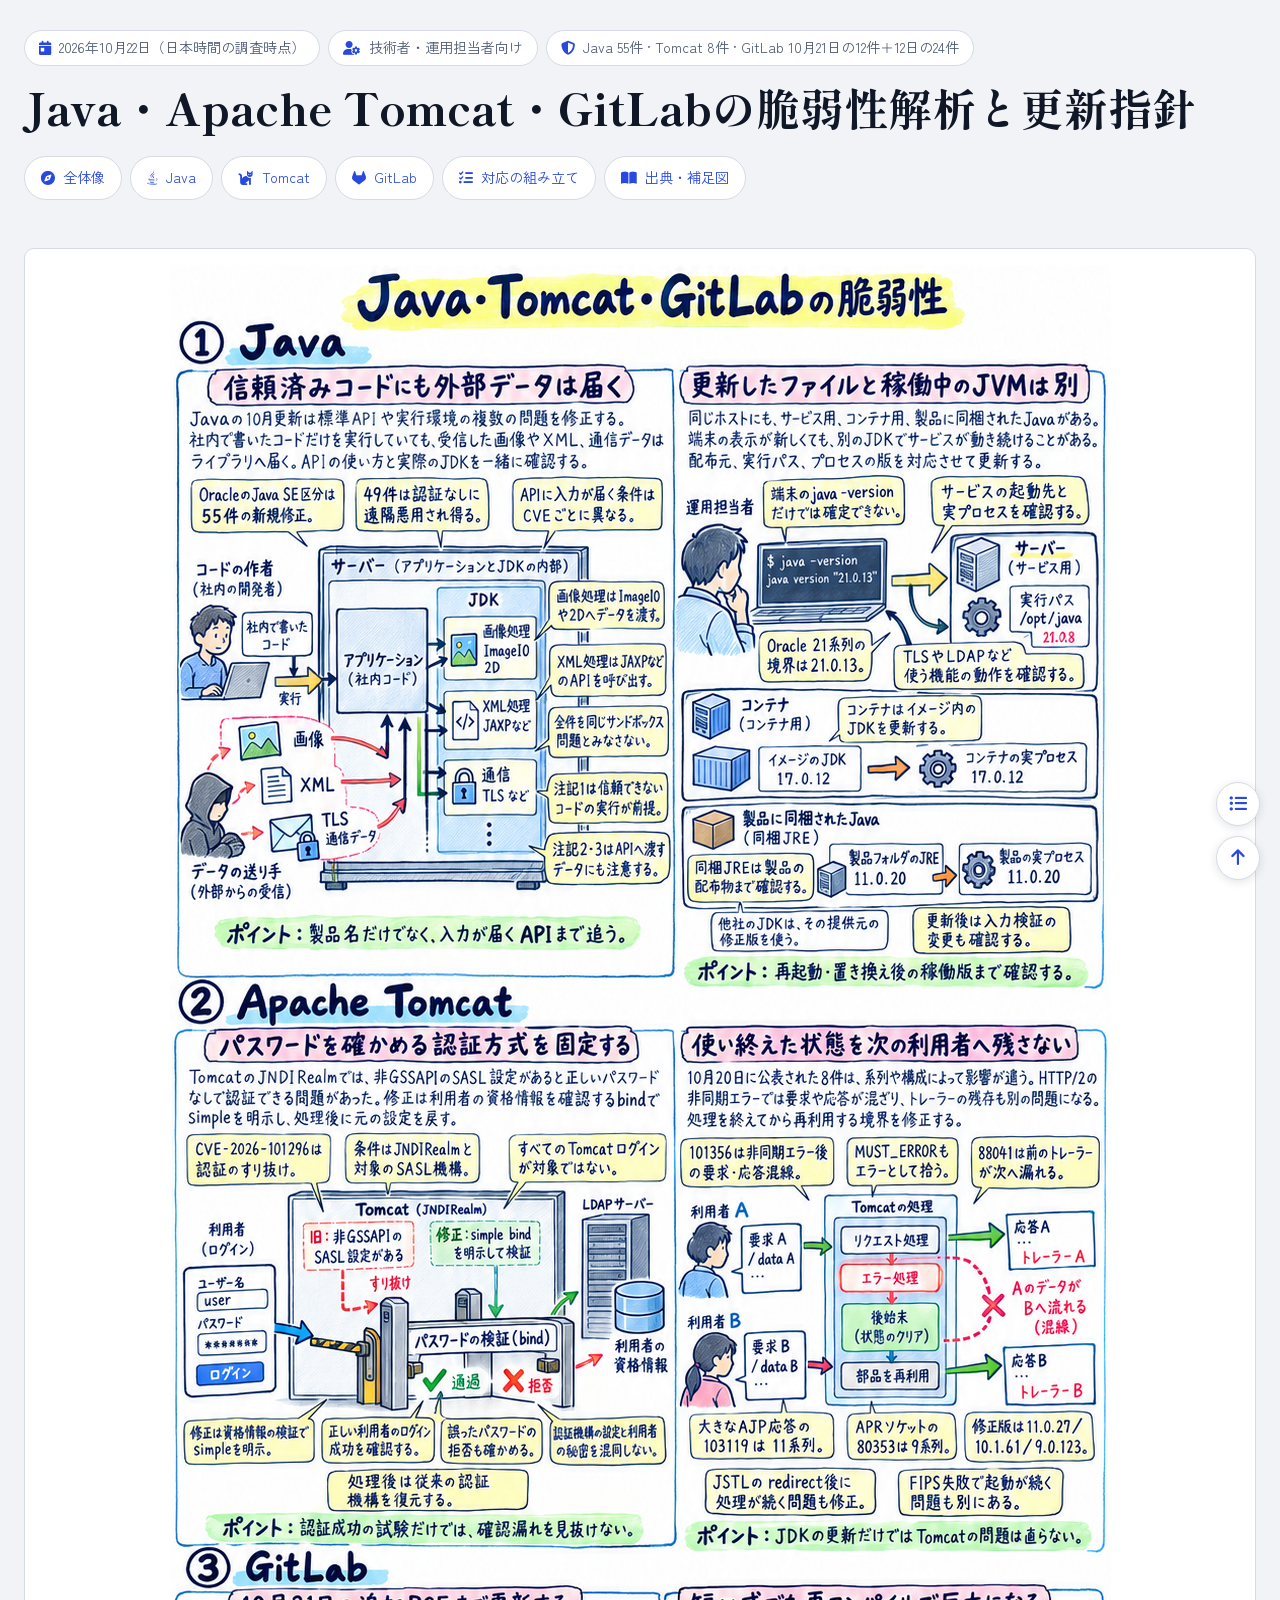
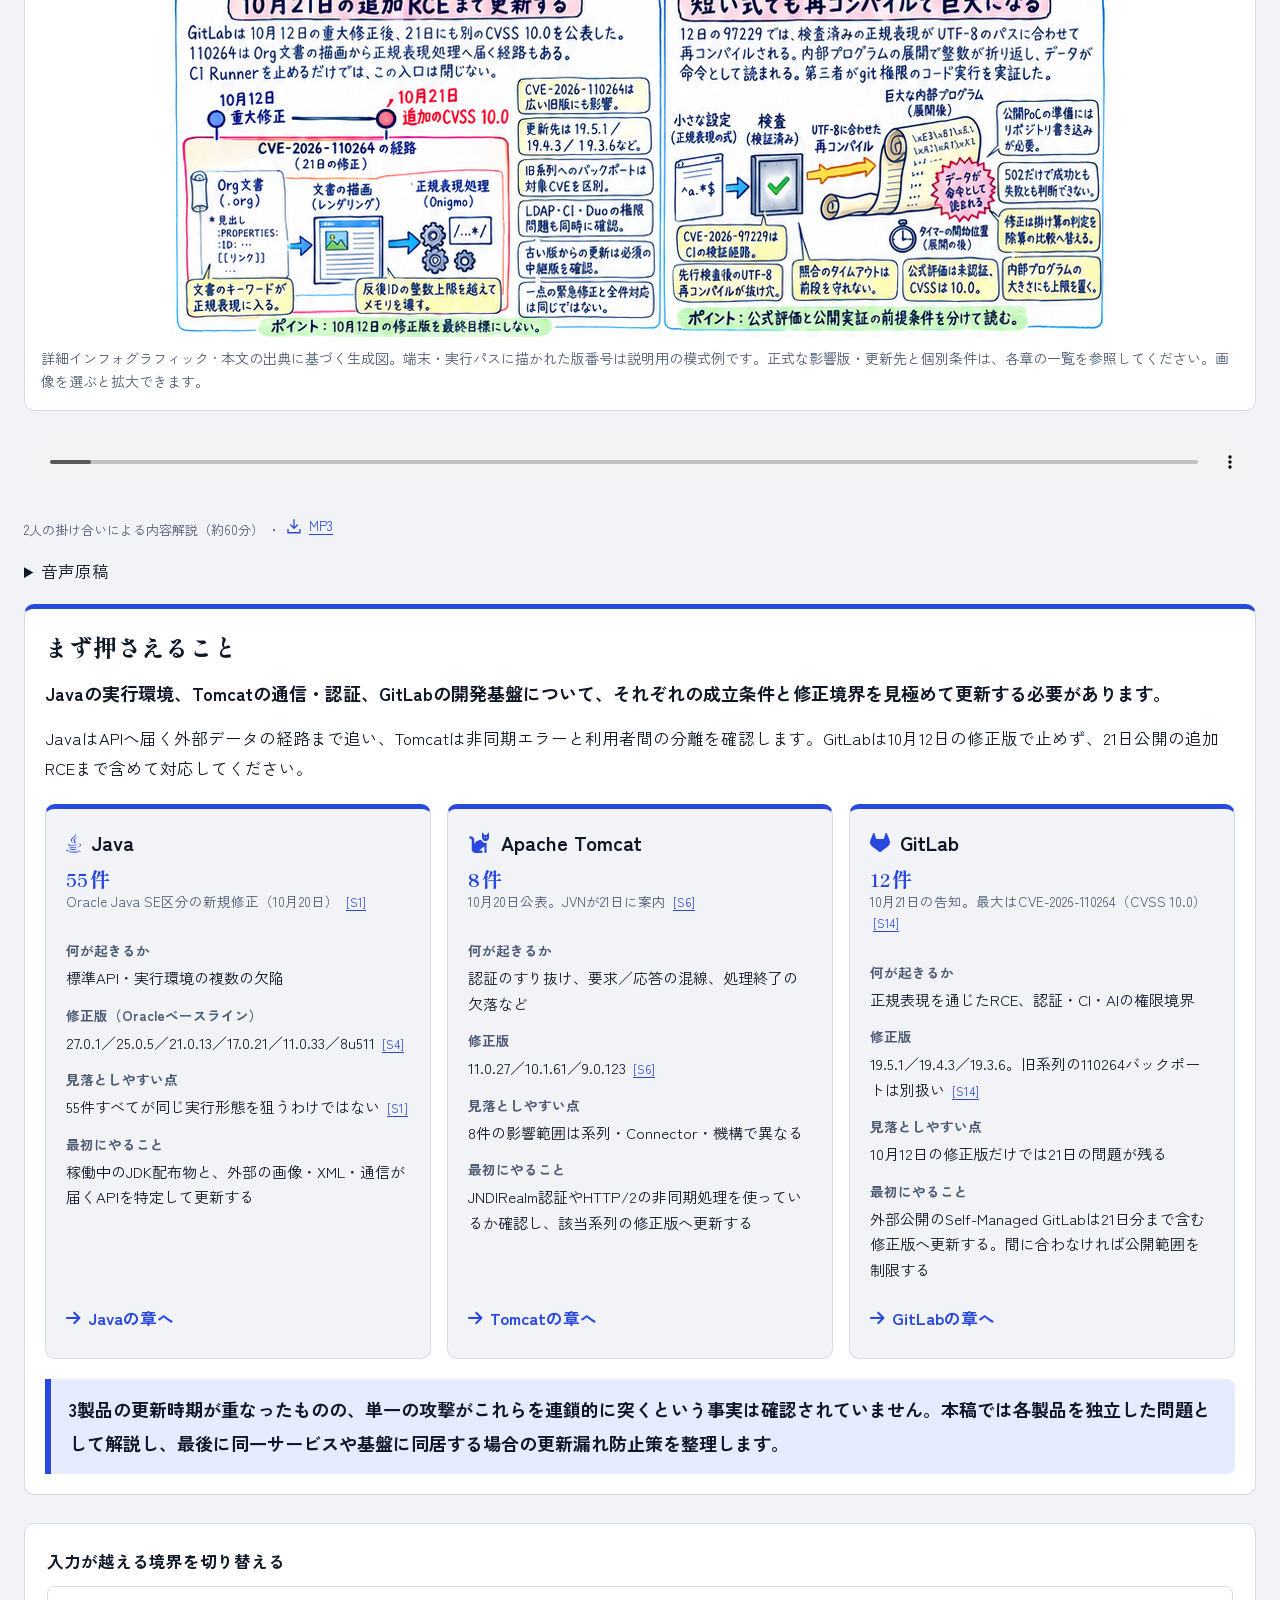
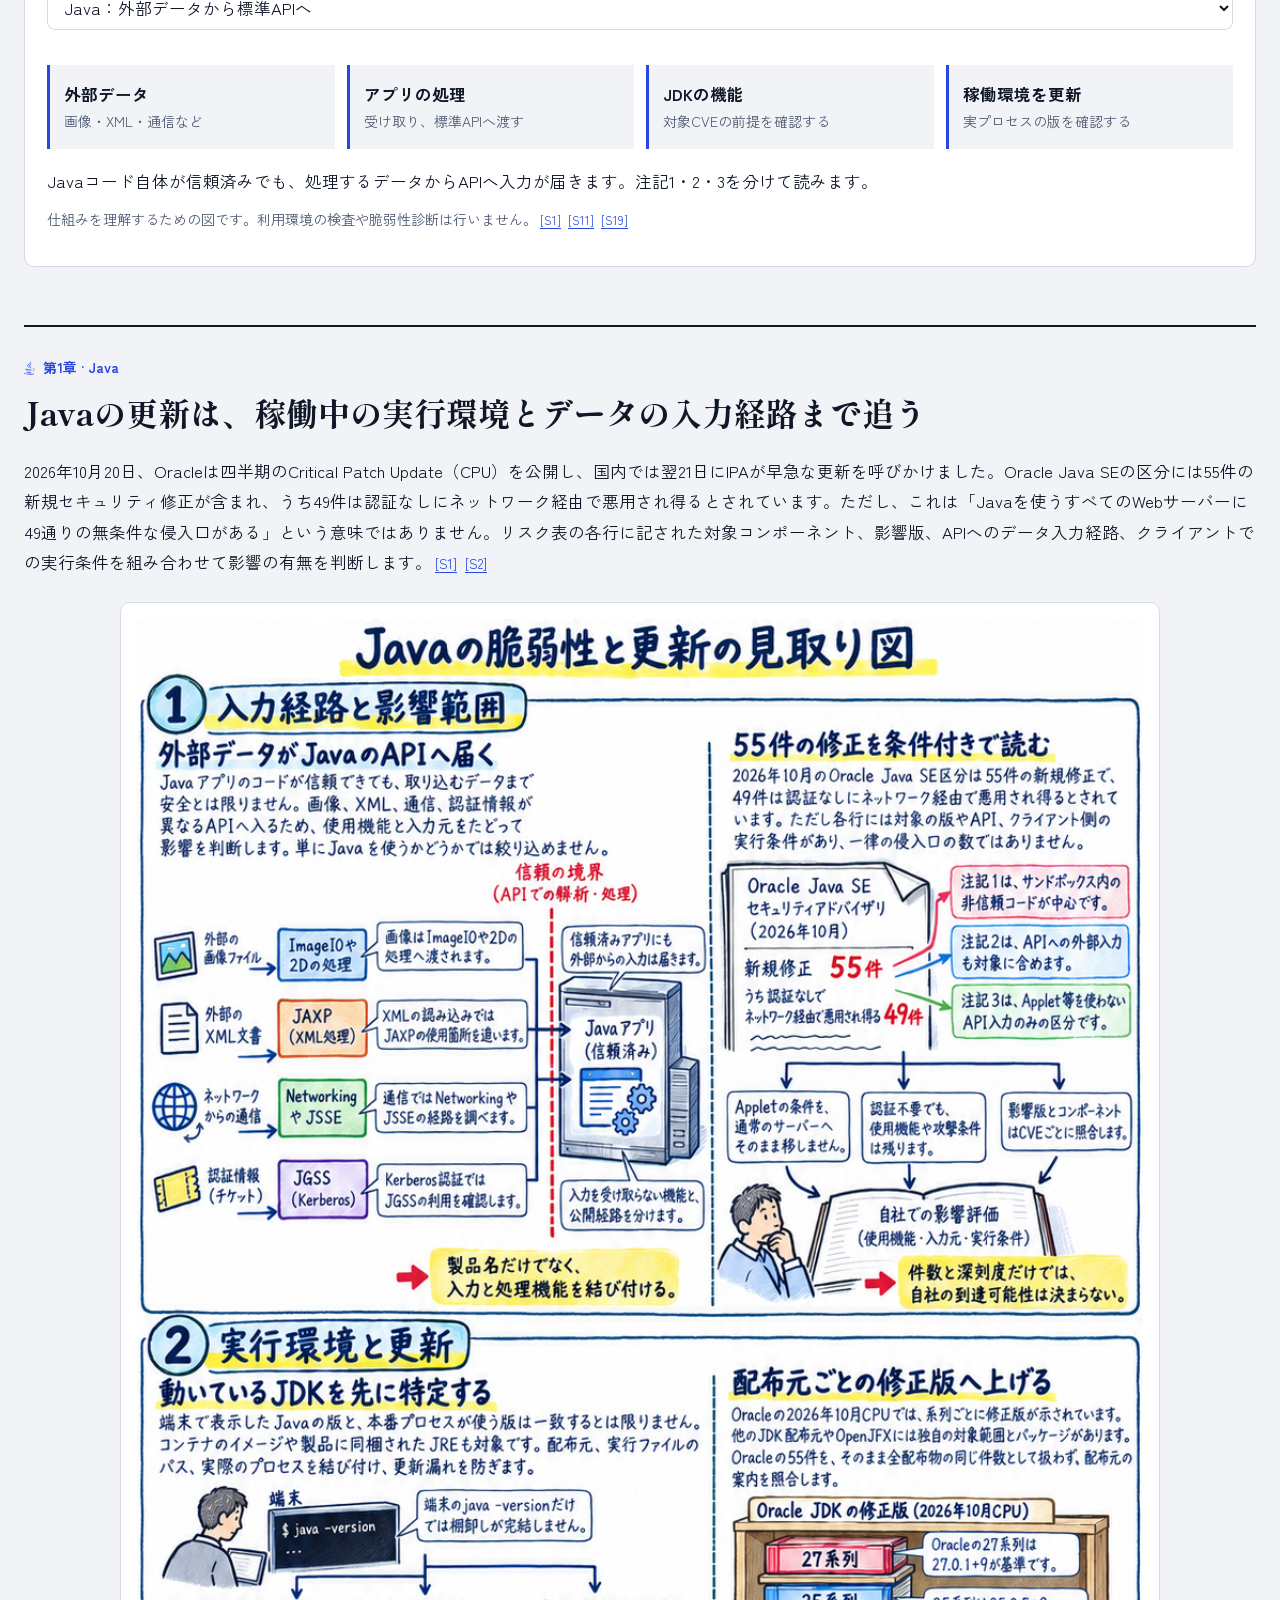
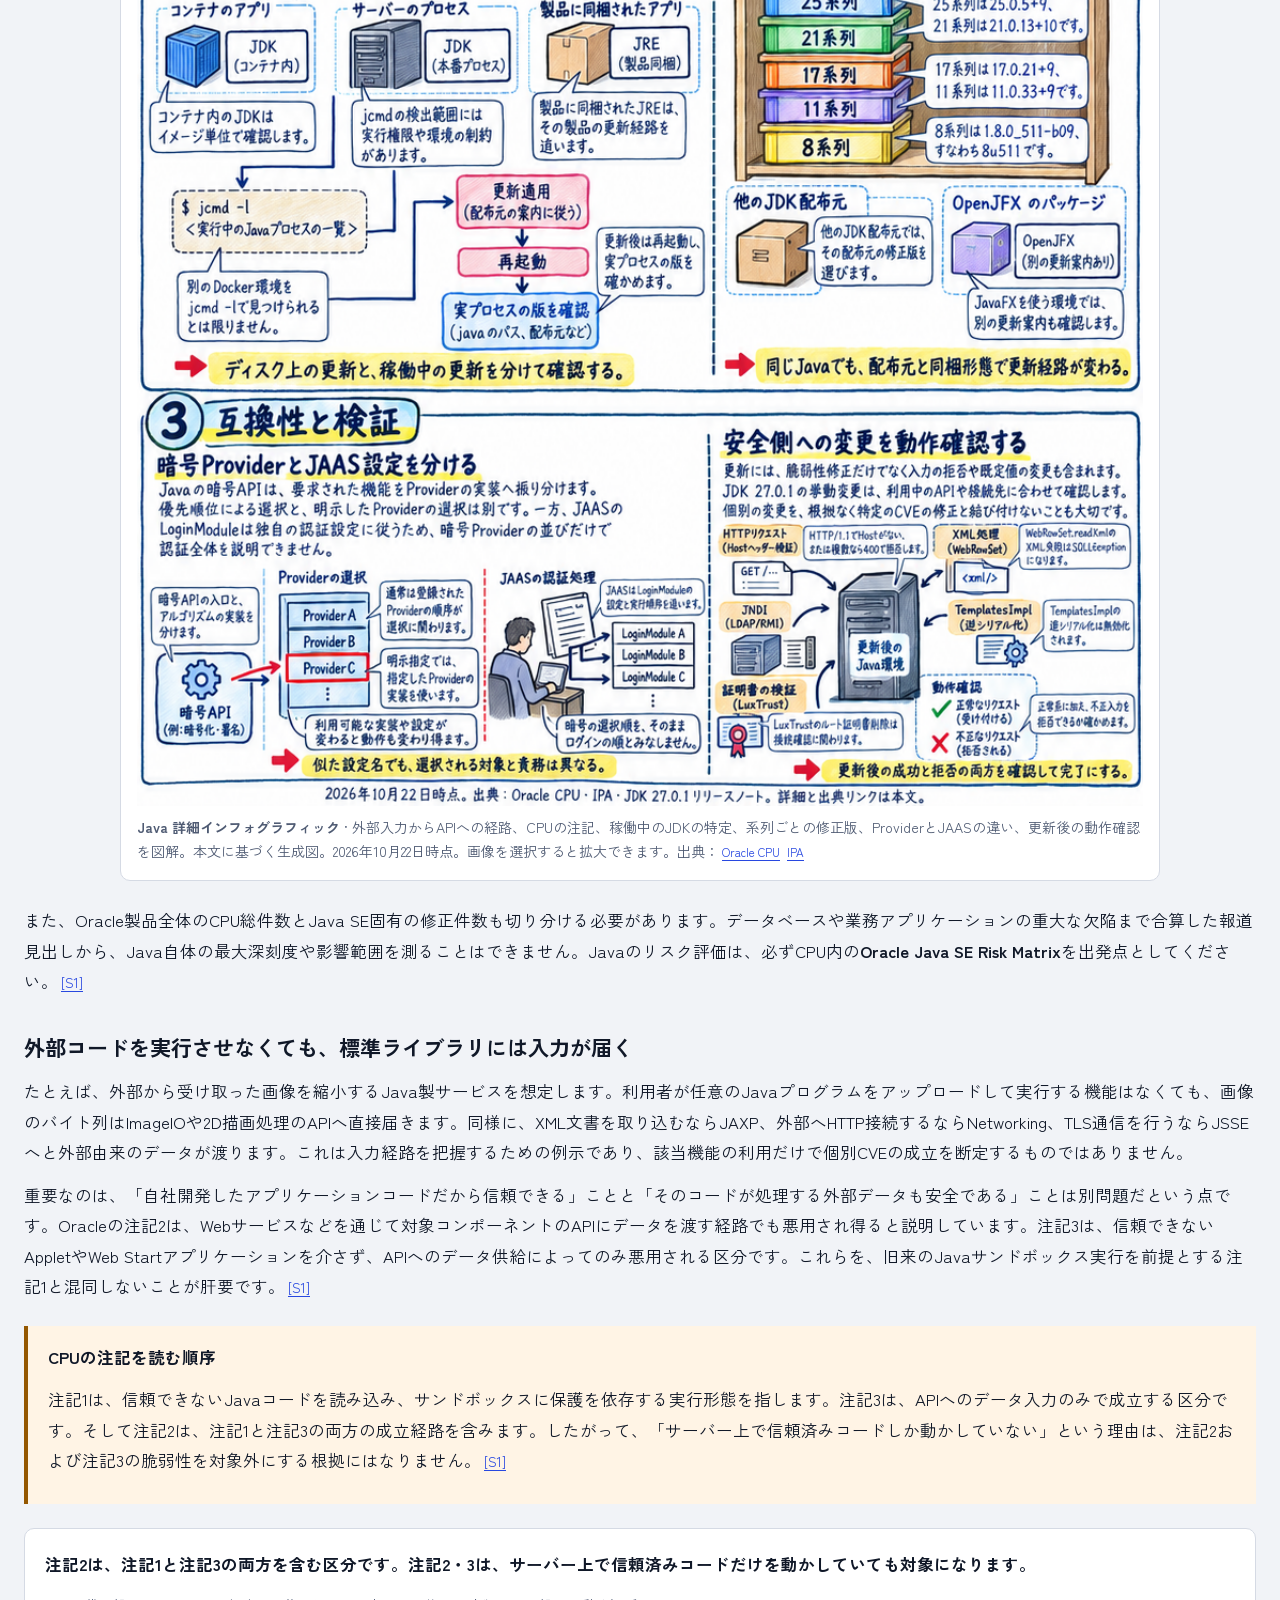
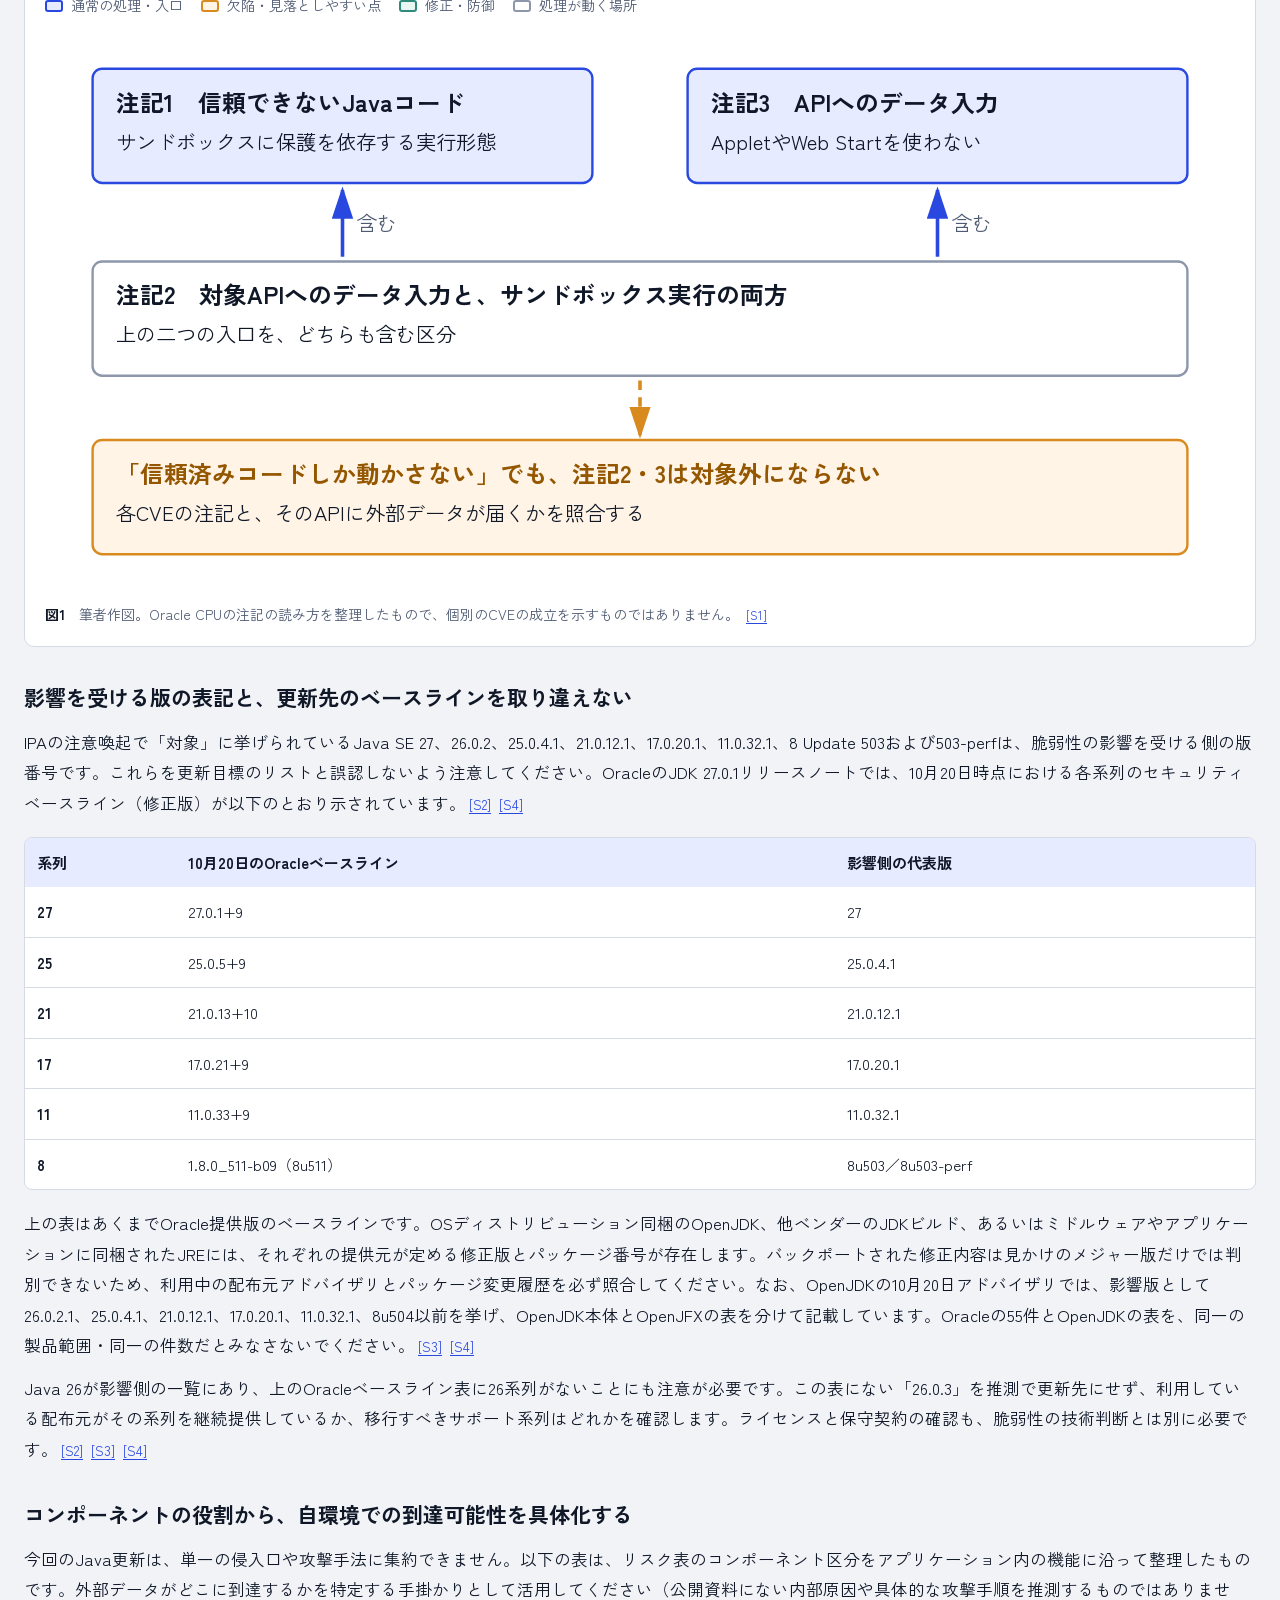
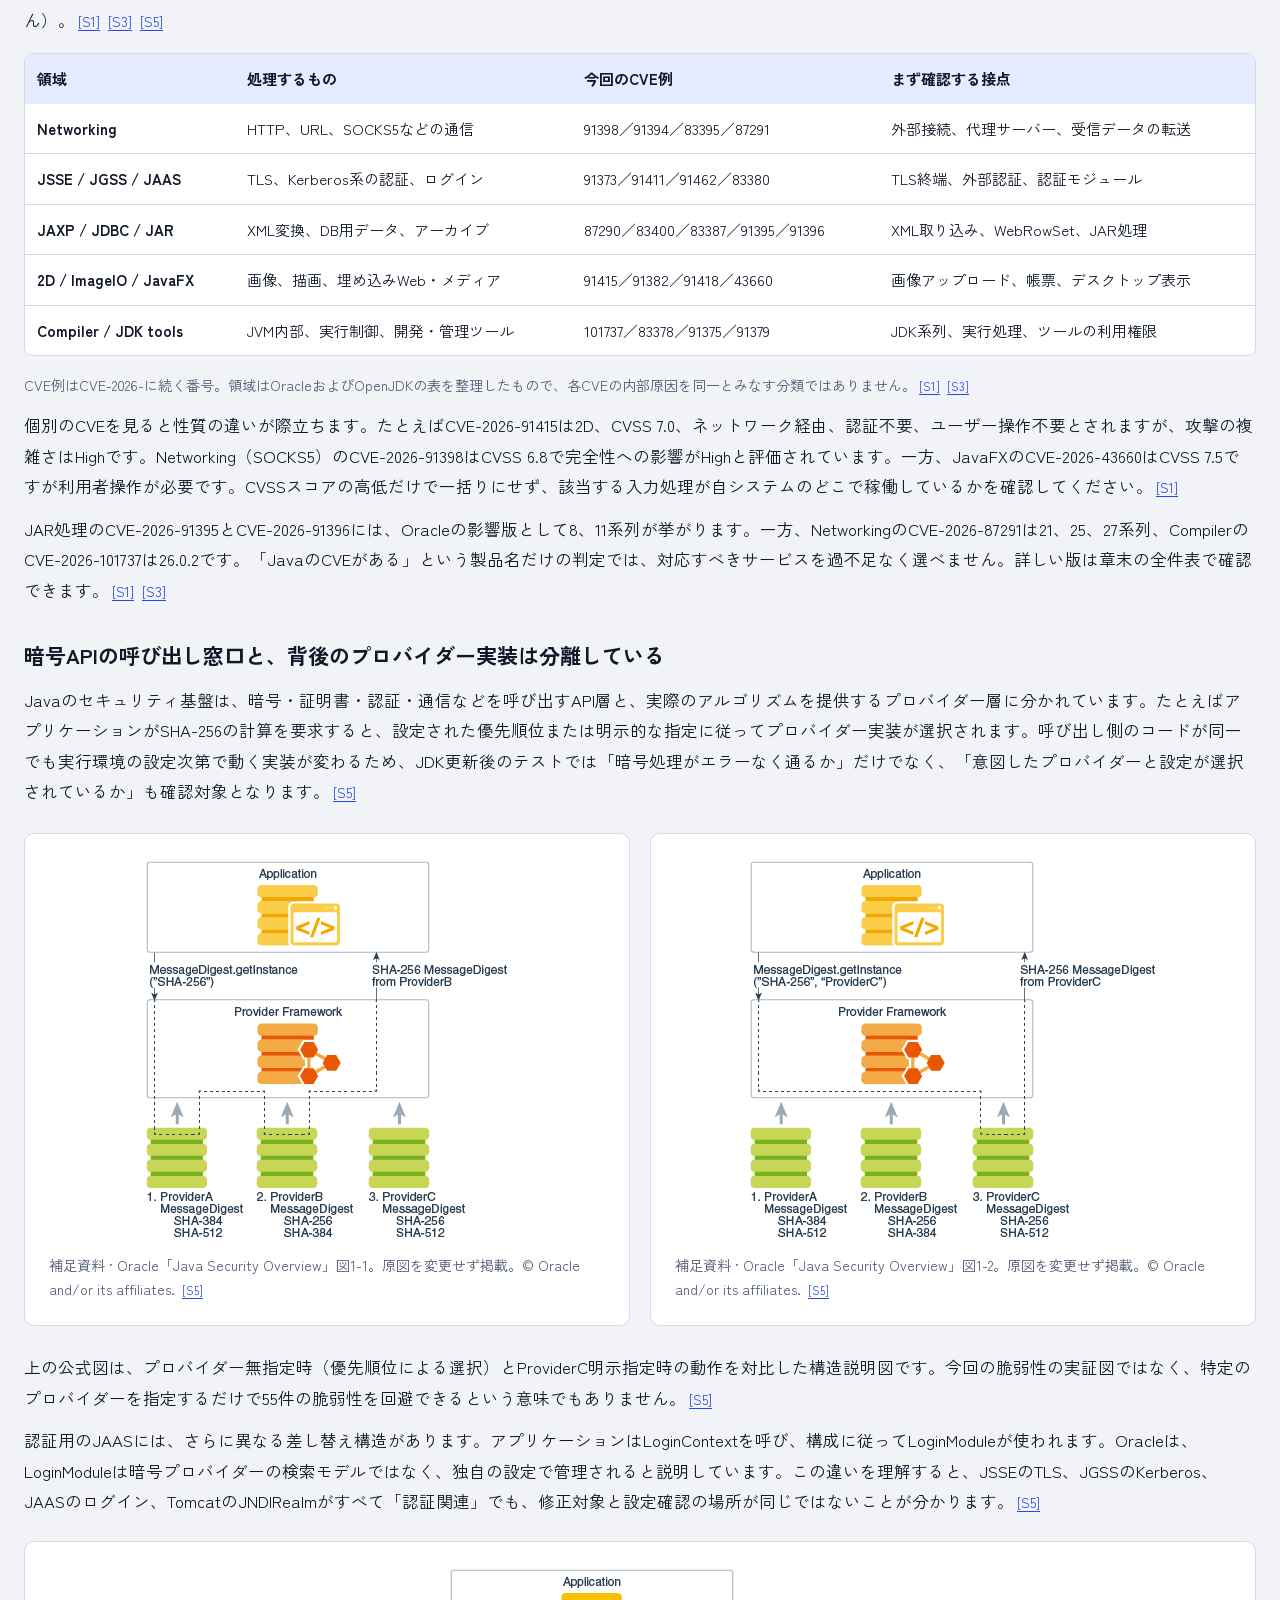
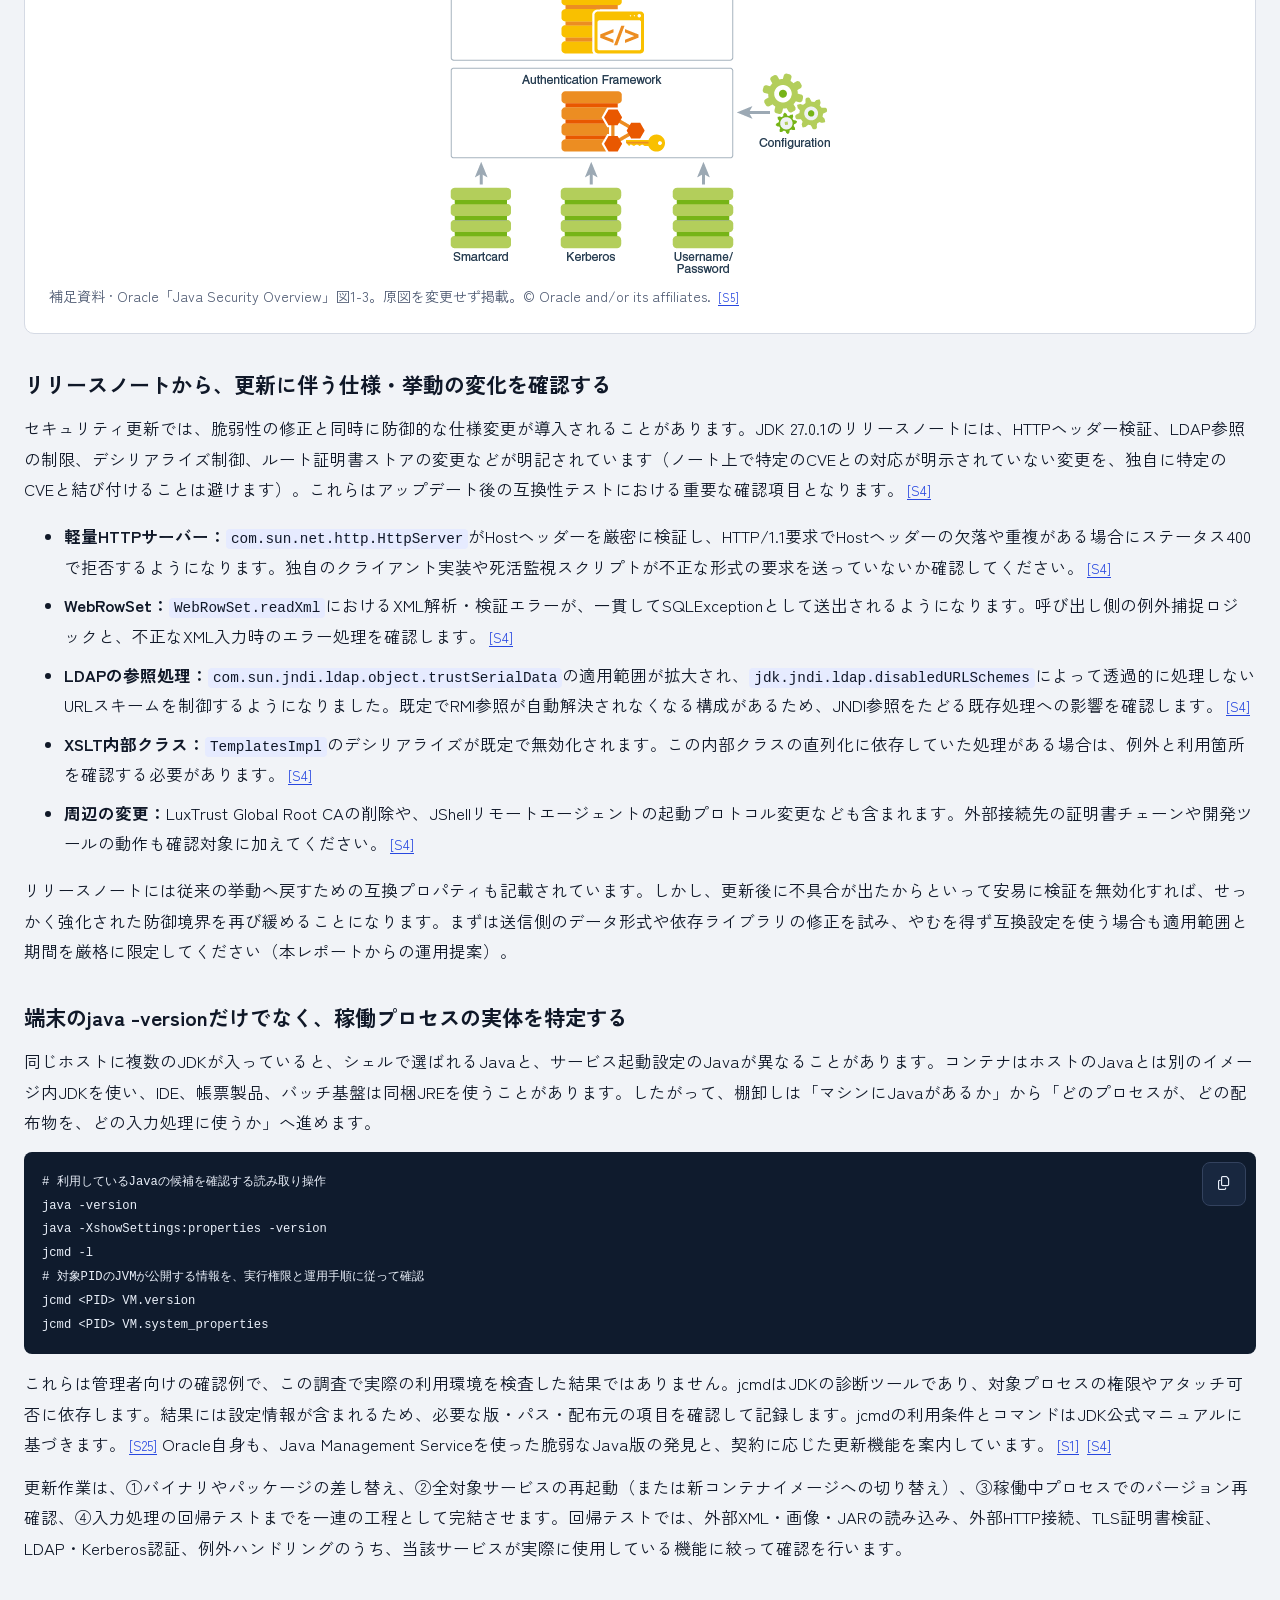
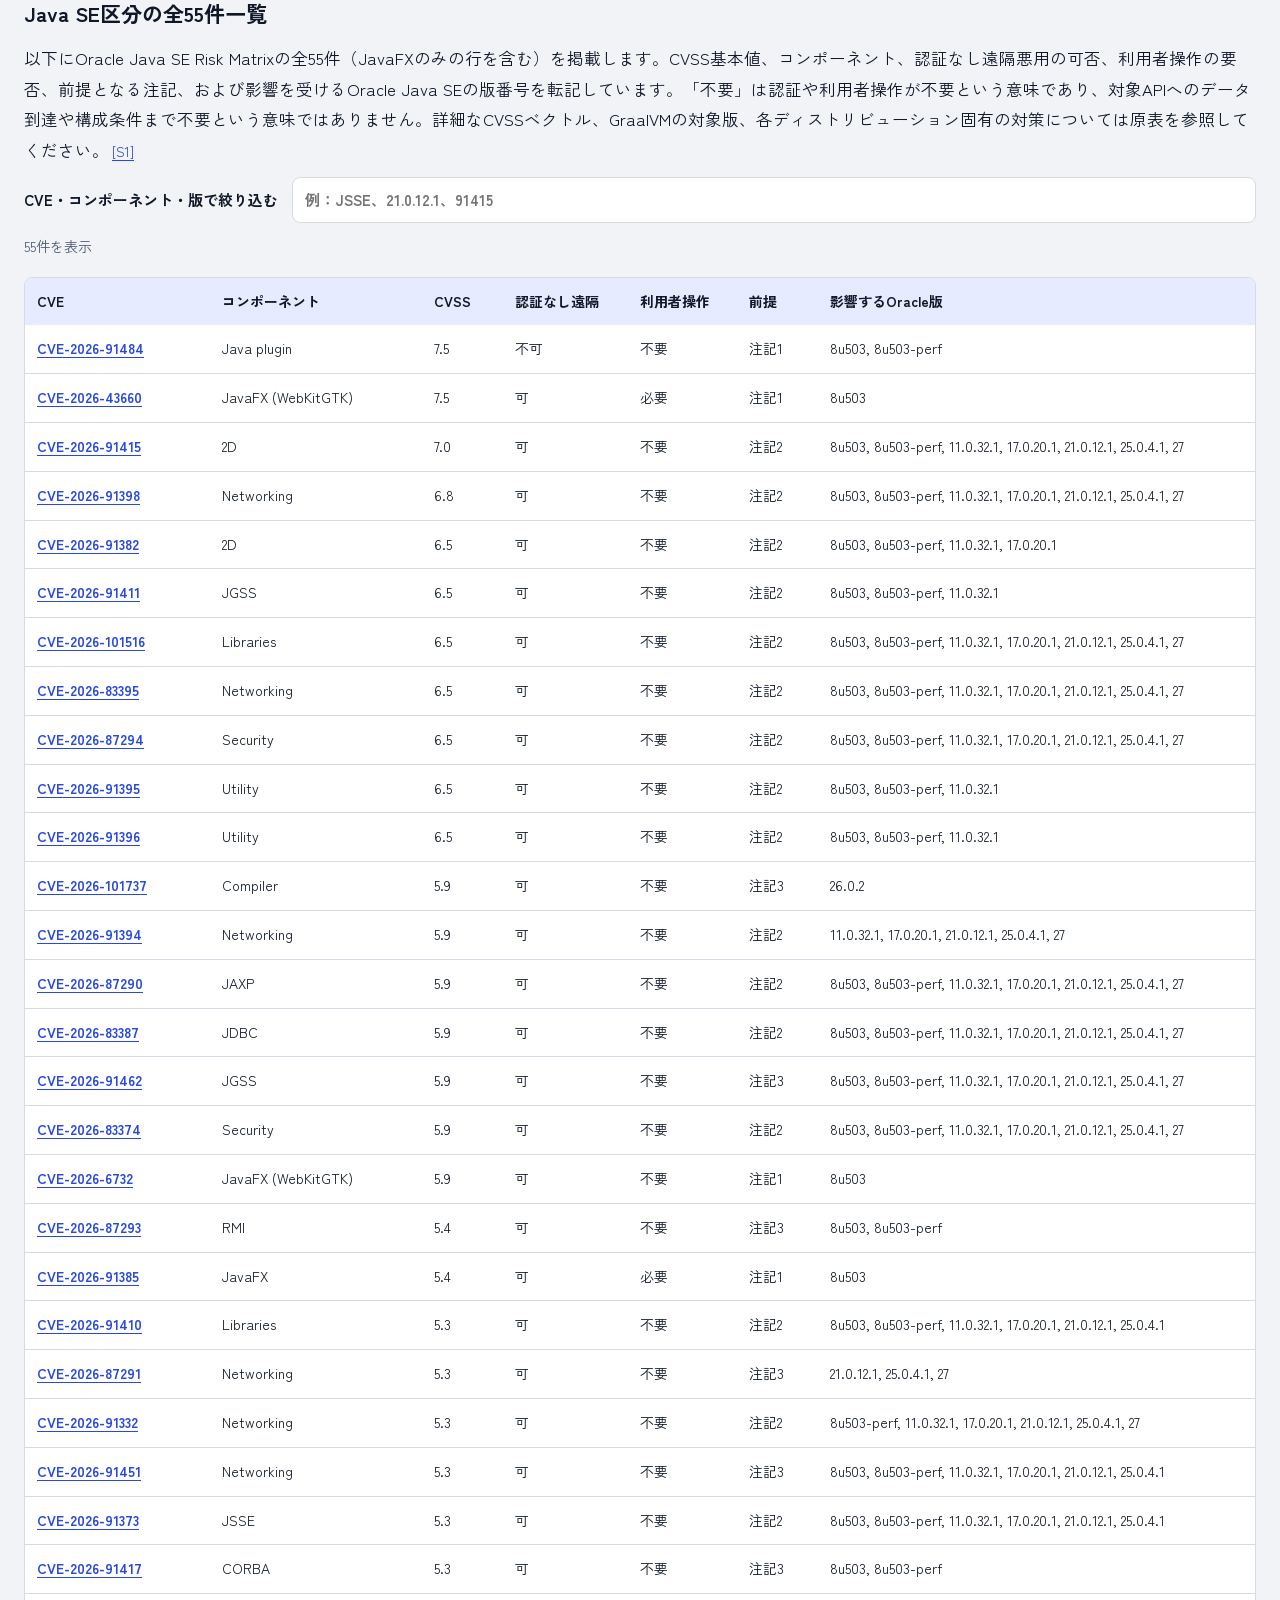
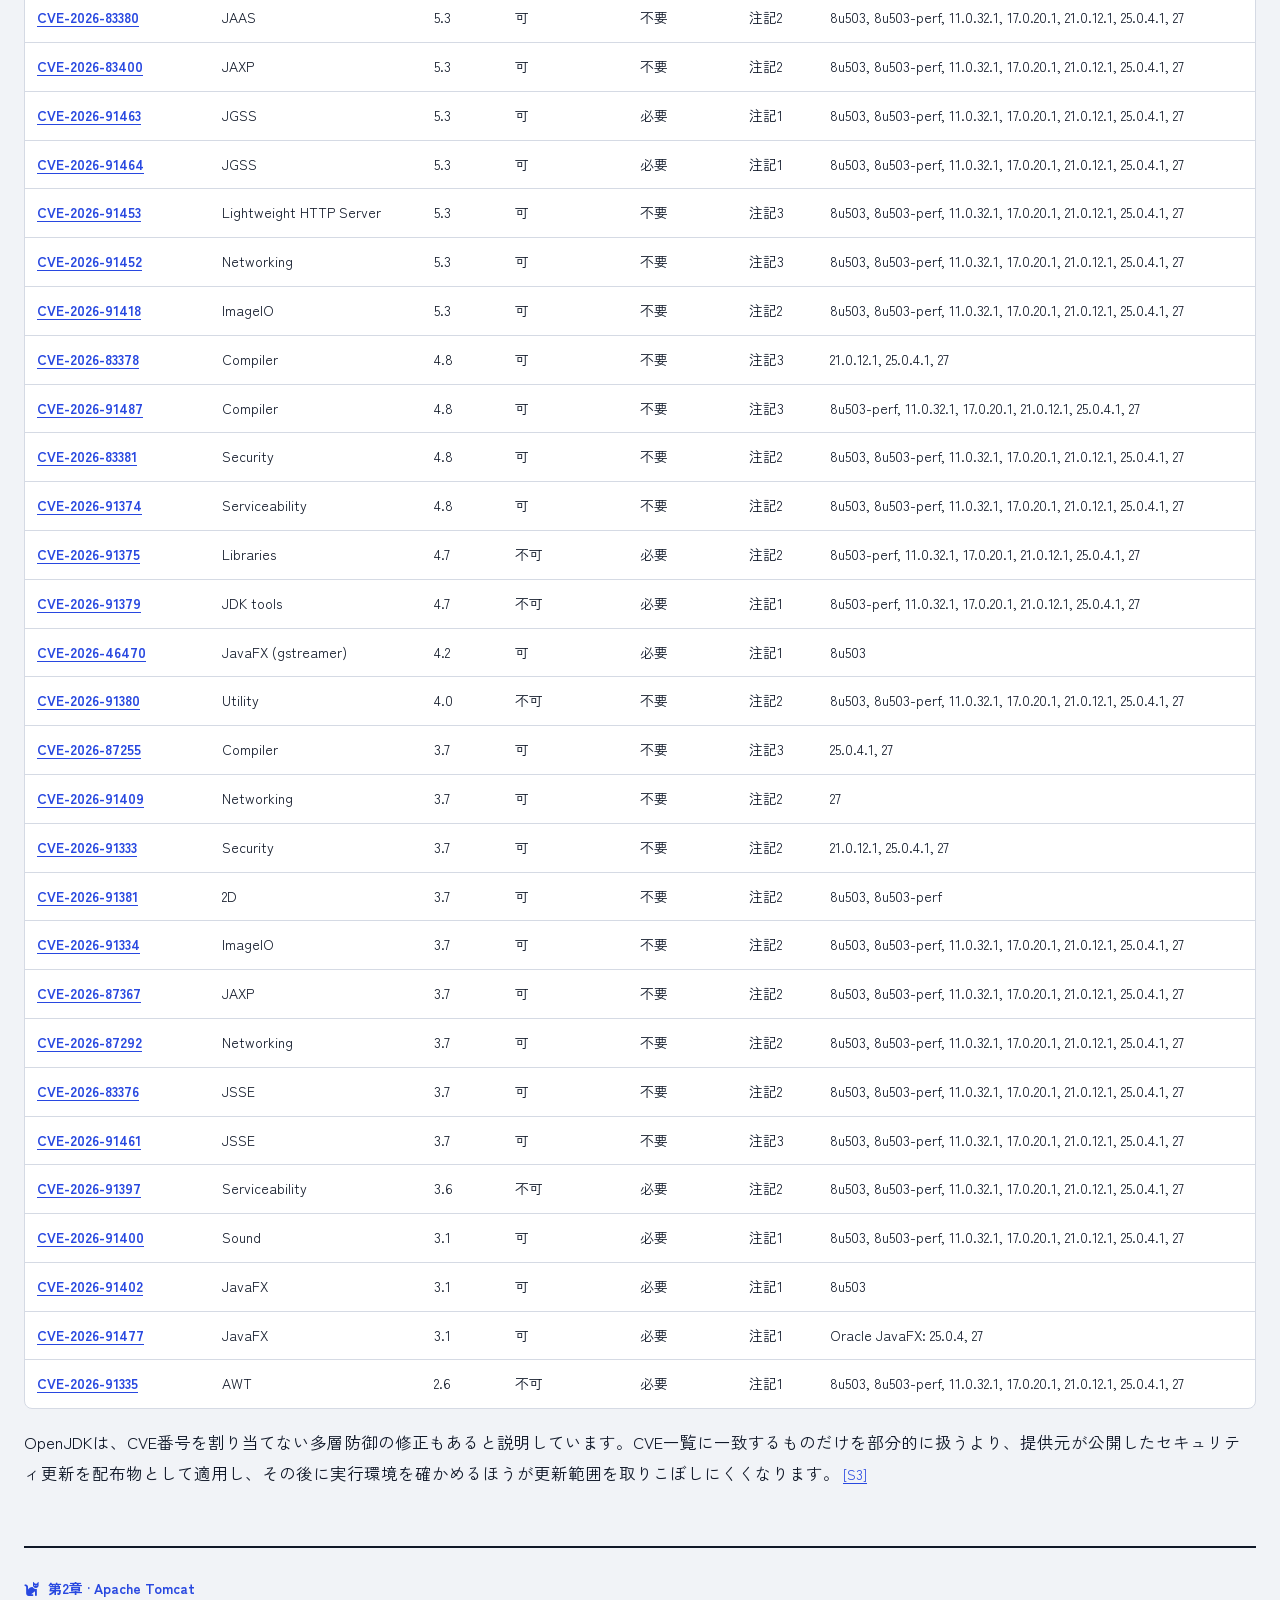
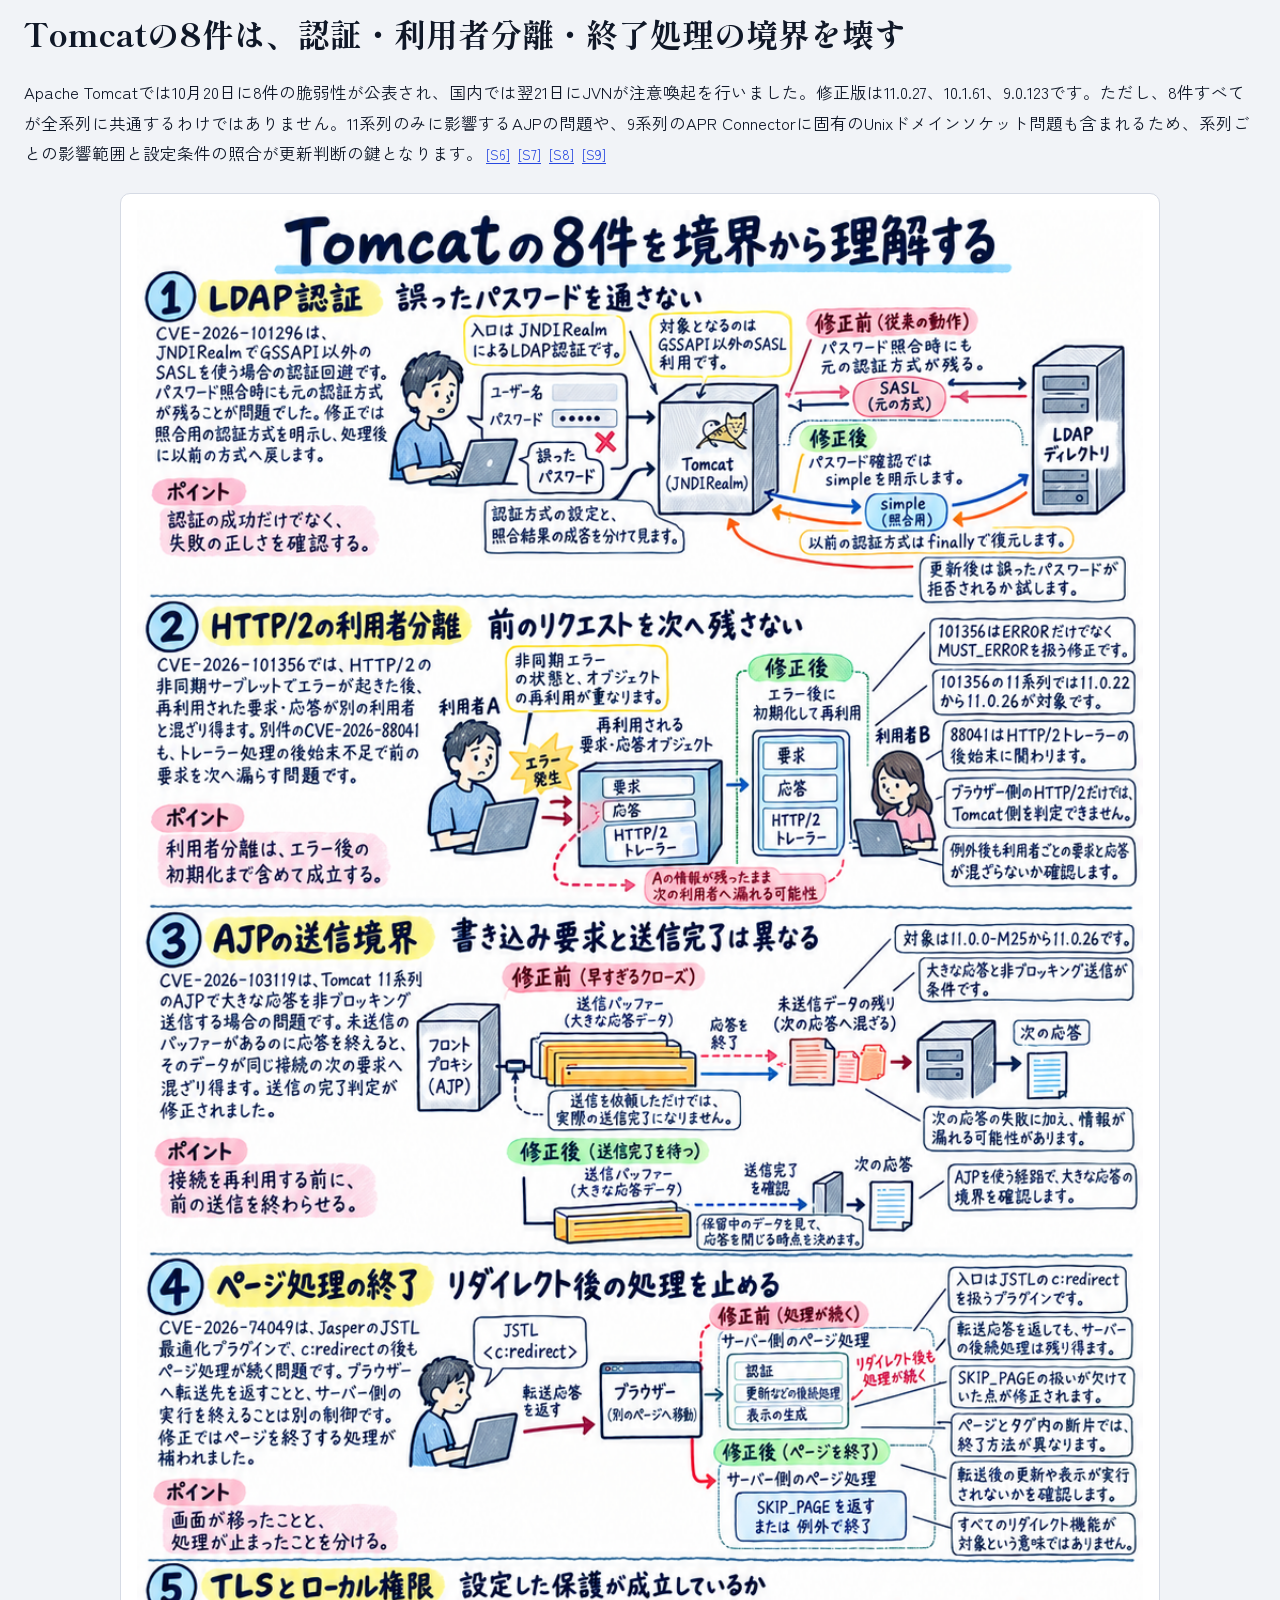
<file: reports/20261022_java-tomcat-gitlab-security-0e64c42389/content.html>
<!doctype html>
<html lang="ja"><head><meta charset="utf-8"><meta name="viewport" content="width=device-width, initial-scale=1"><title>Java・Apache Tomcat・GitLabの脆弱性解析と更新指針｜2026年10月22日</title><meta name="description" content="Javaの10月CPU、Tomcatの8件、GitLabの10月12日・21日のRCEと権限問題を、仕組み、影響版、修正コード、原図、更新確認まで詳しく解説。"><link rel="preconnect" href="https://fonts.googleapis.com"><link rel="preconnect" href="https://fonts.gstatic.com" crossorigin><link href="https://fonts.googleapis.com/css2?family=Shippori+Mincho+B1:wght@600;800&amp;family=Zen+Kaku+Gothic+New:wght@400;500;700&amp;display=swap" rel="stylesheet"><link rel="stylesheet" href="https://cdnjs.cloudflare.com/ajax/libs/font-awesome/6.5.2/css/all.min.css" crossorigin="anonymous" referrerpolicy="no-referrer"><style>
:root{color-scheme:light;--c-bg:#F1F3F7;--c-surface:#FFFFFF;--c-ink:#101828;--c-mute:#4F5B73;--c-line:#D5DAE4;--c-accent:#2848E0;--c-accent-soft:#E6EBFF;--c-on-accent:#FFFFFF;--c-warn:#945700;--c-warn-bg:#FFF4E5;--c-ok:#176757;--c-ok-bg:#E9F6F1;--f-display:"Shippori Mincho B1","Hiragino Mincho ProN","Yu Mincho",serif;--f-body:"Zen Kaku Gothic New","Hiragino Sans","Noto Sans JP",sans-serif}
:root[data-theme="dark"]{color-scheme:dark;--c-bg:#0E1420;--c-surface:#161E2E;--c-ink:#EAF0FA;--c-mute:#A3B0C8;--c-line:#2A3550;--c-accent:#8DA0FF;--c-accent-soft:#1B2550;--c-on-accent:#0E1420;--c-warn:#E0A445;--c-warn-bg:#2E2410;--c-ok:#4FB5A0;--c-ok-bg:#12302A}
@media(prefers-color-scheme:dark){:root:not([data-theme="light"]){color-scheme:dark;--c-bg:#0E1420;--c-surface:#161E2E;--c-ink:#EAF0FA;--c-mute:#A3B0C8;--c-line:#2A3550;--c-accent:#8DA0FF;--c-accent-soft:#1B2550;--c-on-accent:#0E1420;--c-warn:#E0A445;--c-warn-bg:#2E2410;--c-ok:#4FB5A0;--c-ok-bg:#12302A}}
*{box-sizing:border-box}html{background:var(--c-bg);scroll-padding-top:20px}body{margin:0;color:var(--c-ink);background:var(--c-bg);font:16.5px/1.85 var(--f-body);overflow-wrap:anywhere;-webkit-text-size-adjust:100%}main{width:min(1480px,calc(100% - 48px));margin:auto;padding-bottom:64px}a{color:var(--c-accent);text-underline-offset:3px}a:focus-visible,input:focus-visible,select:focus-visible,summary:focus-visible,[tabindex]:focus-visible{outline:3px solid var(--c-accent);outline-offset:4px}h1,h2{font-family:var(--f-display);font-weight:800}h1{font-size:clamp(28px,5vw,44px);line-height:1.45;margin:0}h2{font-size:clamp(24px,4vw,32px);line-height:1.5;margin:0 0 20px}h3{font:700 21px/1.6 var(--f-body);margin:34px 0 10px}p{margin:12px 0}li{margin:8px 0}.sec-mast{padding:30px 0 12px}.sec-meta{font-size:14px;color:var(--c-mute);margin:0 0 12px}.sec-toc{display:flex;gap:8px;overflow-x:auto;padding:16px 0 12px;white-space:nowrap}.sec-toc a{display:flex;align-items:center;min-height:44px;border:1.5px solid var(--c-line);border-radius:999px;background:var(--c-surface);padding:6px 16px;text-decoration:none;font-size:14px;flex:none}.sec-summary{margin:16px 0 28px;padding:20px;background:var(--c-surface);border:1.5px solid var(--c-line);border-top:5px solid var(--c-accent);border-radius:10px}.sec-summary h2{font-size:24px;margin:0 0 12px}.sec-summary p:first-of-type{font-size:18px;font-weight:700}.sec-chapter{margin-top:58px;padding-top:28px;border-top:2px solid var(--c-ink)}.sec-chapter-label{font-size:14px;color:var(--c-accent);font-weight:700;margin:0 0 7px}.sec-callout{border-left:4px solid var(--c-warn);background:var(--c-warn-bg);padding:16px 20px;margin:24px 0}.sec-table-wrap{overflow-x:auto;border:1.5px solid var(--c-line);border-radius:8px;background:var(--c-surface);margin:18px 0}table{border-collapse:collapse;width:100%;min-width:630px;font-size:15px;line-height:1.7;font-variant-numeric:tabular-nums}th,td{text-align:left;vertical-align:top;padding:12px;border-bottom:1px solid var(--c-line)}thead th{background:var(--c-accent-soft);color:var(--c-ink);font-weight:700}tbody th{font-weight:700}tr:last-child td,tr:last-child th{border-bottom:0}.sec-catalog{min-width:920px;font-size:14px}.sec-catalog th:first-child{min-width:160px}.sec-catalog td{min-width:70px}.sec-catalog td:last-child{min-width:240px}.sec-cite{font-size:.83em;white-space:nowrap;display:inline-block;margin-left:3px}code{font: .87em/1.7 ui-monospace,SFMono-Regular,Menlo,monospace;background:var(--c-accent-soft);padding:2px 5px;border-radius:4px;overflow-wrap:anywhere}pre{background:#0F1B2D;color:#EAF0FA;border-radius:8px;padding:18px;overflow-x:auto;font-size:14px;line-height:1.7}pre code{background:transparent;padding:0;color:inherit;white-space:pre;overflow-wrap:normal}.sec-caption,figcaption{font-size:14px;line-height:1.7;color:var(--c-mute)}figure{margin:24px 0}figcaption{margin-top:10px}.sec-source-figure{text-align:center;padding:18px;background:var(--c-surface);border:1.5px solid var(--c-line);border-radius:10px}.sec-source-figure img{display:block;width:100%;height:auto;margin:0 auto;background:white}.sec-source-figure>a{display:block}.sec-source-pair{display:grid;grid-template-columns:1fr 1fr;gap:20px}.sec-source-pair figure{margin:14px 0}.sec-small-figure{padding:24px}.sec-source-figure figcaption{text-align:left}.sec-filter{display:flex;align-items:center;gap:14px;flex-wrap:wrap;font-size:15px;font-weight:700}.sec-filter input,select{font:inherit;color:var(--c-ink);background:var(--c-surface);border:1.5px solid var(--c-line);border-radius:8px;min-height:44px;padding:8px 12px;max-width:100%}.sec-filter input{flex:1;min-width:180px}.sec-architecture{border:1.5px solid var(--c-line);border-radius:10px;background:var(--c-surface);padding:20px}.sec-layer{display:flex;justify-content:space-between;gap:20px;padding:18px;border-bottom:1px solid var(--c-line)}.sec-layer-accent{background:var(--c-accent-soft);border-left:5px solid var(--c-accent)}.sec-layer:last-of-type{border-bottom:0}.sec-async{display:grid;grid-template-columns:minmax(240px,360px) 1fr;gap:24px;align-items:center;padding:20px;background:var(--c-surface);border:1.5px solid var(--c-line);border-radius:10px}.sec-async svg{width:100%;height:auto;display:block}.sec-async figcaption{grid-column:1/-1}.sec-async text{font:18px var(--f-body);fill:var(--c-ink)}.sec-svg-surface{fill:var(--c-bg);stroke:var(--c-line);stroke-width:2}.sec-svg-focus{fill:var(--c-accent-soft);stroke:var(--c-accent);stroke-width:2}.sec-svg-arrow{stroke:var(--c-accent);stroke-width:2;fill:none;marker-end:url("#arr")}.sec-equation{border:1.5px solid var(--c-line);border-radius:10px;background:var(--c-surface);padding:22px;display:flex;flex-direction:column;align-items:center;gap:8px;text-align:center}.sec-equation strong{font-size:clamp(26px,5vw,40px);font-variant-numeric:tabular-nums;color:var(--c-accent)}.sec-timeline{list-style:none;padding:0 0 0 22px;border-left:3px solid var(--c-line);margin:25px 0}.sec-timeline li{position:relative;padding:6px 0 16px 16px;margin:0}.sec-timeline li:before{content:"";width:13px;height:13px;position:absolute;left:-30px;top:15px;background:var(--c-accent);border:3px solid var(--c-bg);border-radius:50%}.sec-timeline time{display:inline-block;color:var(--c-accent);font-weight:700;margin-right:18px}.sec-timeline b{font-weight:700}.sec-timeline p{margin:5px 0}.sec-boundaries{display:grid;grid-template-columns:repeat(3,1fr);gap:16px}.sec-boundaries>div{border-top:4px solid var(--c-accent);padding:18px;background:var(--c-surface);border-bottom:1.5px solid var(--c-line)}.sec-boundaries figcaption{grid-column:1/-1}.sec-explorer{padding:22px;border:1.5px solid var(--c-line);border-radius:10px;background:var(--c-surface);margin:24px 0}.sec-explorer label{display:block;font-weight:700}.sec-explorer select{width:100%;margin:10px 0 18px}.sec-path{display:grid;grid-template-columns:repeat(4,1fr);gap:12px;list-style:none;padding:0}.sec-path li{margin:0;background:var(--c-bg);border-left:3px solid var(--c-accent);padding:14px}.sec-path b,.sec-path span{display:block}.sec-path span{font-size:14px;color:var(--c-mute)}.sec-refs{padding-left:0;list-style:none}.sec-refs li{padding:14px 0;border-bottom:1px solid var(--c-line);font-size:14px}.sec-ref-meta{color:var(--c-mute)}.sec-footer{font-size:13.5px;border-top:1.5px solid var(--c-line);padding-top:20px;color:var(--c-mute);margin-top:40px}.sec-top-graphic img{width:100%;height:auto;display:block}.sec-top-graphic{background:var(--c-surface);padding:16px;border:1.5px solid var(--c-line);border-radius:10px}audio{width:100%}
@media(max-width:700px){main{width:calc(100% - 36px)}h3{font-size:19px}.sec-mast{padding-top:20px}.sec-summary,.sec-explorer{padding:16px}.sec-source-pair,.sec-boundaries,.sec-async{grid-template-columns:1fr}.sec-source-figure{padding:12px}.sec-layer{flex-direction:column;gap:4px;padding:14px}.sec-path{grid-template-columns:1fr}.sec-chapter{margin-top:42px}.sec-async{padding:12px;gap:10px}.sec-timeline time{display:block}.sec-caption,figcaption{font-size:13.5px}}
@media(prefers-reduced-motion:reduce){*,*::before,*::after{scroll-behavior:auto!important;animation:none!important;transition:none!important}}
@media print{.sec-filter,.sec-explorer select{display:none}main{width:100%}.sec-table-wrap{overflow:visible}.sec-catalog,table{min-width:0;font-size:10px}.sec-catalog th:first-child,.sec-catalog td:last-child{min-width:0}.sec-chapter{break-before:page}body{font-size:12px}.sec-source-figure{break-inside:avoid}a{color:inherit}}

:root{--c-warn-line:#D98A1F;--c-other:#2E8B7A;--c-base:#8D97AB}
:root[data-theme="dark"]{--c-warn-line:#E0A445;--c-other:#4FB5A0;--c-base:#6F7B94}
@media(prefers-color-scheme:dark){:root:not([data-theme="light"]){--c-warn-line:#E0A445;--c-other:#4FB5A0;--c-base:#6F7B94}}
.chips{display:flex;gap:8px;overflow-x:auto;list-style:none;padding:0 0 4px;margin:0 0 6px}.chips li{margin:0;flex:none;display:inline-flex;align-items:center;gap:8px;white-space:nowrap;font-size:14px;color:var(--c-mute);border:1.5px solid var(--c-line);background:var(--c-surface);border-radius:999px;padding:4px 14px}.chips i{color:var(--c-accent)}
.sec-toc a i{margin-right:8px;color:var(--c-accent)}.sec-toc a:hover{border-color:var(--c-accent);background:var(--c-accent-soft)}
.sec-chapter-label i{margin-right:8px}
.cards{display:grid;grid-template-columns:repeat(auto-fit,minmax(min(290px,100%),1fr));gap:16px;margin:20px 0}
.card{background:var(--c-bg);border:1.5px solid var(--c-line);border-top:5px solid var(--c-accent);border-radius:10px;padding:18px 20px;display:flex;flex-direction:column}
.card h3{margin:0;font-size:20px;display:flex;align-items:center;gap:10px}.card h3 i{color:var(--c-accent)}
.card .big{font:800 44px/1.2 var(--f-display);color:var(--c-accent);margin:8px 0 0;font-variant-numeric:tabular-nums}.card .big small{font-size:20px;margin-left:2px}
.card .bigcap{font-size:13.5px;color:var(--c-mute);margin:0 0 6px;line-height:1.6}
.card dl{margin:8px 0 14px}.card dt{font-size:13.5px;font-weight:700;color:var(--c-mute);margin-top:12px}.card dd{margin:2px 0 0;font-size:15px;line-height:1.7}
.card .go{margin-top:auto;display:inline-flex;align-items:center;gap:8px;font-weight:700;text-decoration:none;min-height:44px}
.sec-summary .common{border-left:6px solid var(--c-accent);background:var(--c-accent-soft);padding:2px 18px;border-radius:0 8px 8px 0;margin-top:6px}
.badge{display:inline-block;padding:1px 12px;border-radius:999px;font-size:13px;font-weight:700;border:1.5px solid var(--c-base);line-height:1.7;white-space:nowrap}
.badge.hi{background:var(--c-warn-line);border-color:var(--c-warn-line);color:#1B1200}.badge.lo{background:var(--c-surface);color:var(--c-mute)}
.fig-lead{margin:0 0 14px;font-weight:700}
.fig-legend{display:flex;flex-wrap:wrap;gap:8px 18px;margin:0 0 14px;padding:0;list-style:none;font-size:14px;color:var(--c-mute)}.fig-legend li{display:inline-flex;align-items:center;gap:8px;margin:0}
.fig-legend i{display:inline-block;width:18px;height:12px;border-radius:3px;border:2px solid}
.fig-legend .lg-flow{background:var(--c-accent-soft);border-color:var(--c-accent)}.fig-legend .lg-bad{background:var(--c-warn-bg);border-color:var(--c-warn-line)}.fig-legend .lg-good{background:var(--c-ok-bg);border-color:var(--c-other)}.fig-legend .lg-box{background:var(--c-surface);border-color:var(--c-base)}
figure.fgfig{background:var(--c-surface);border:1.5px solid var(--c-line);border-radius:10px;padding:20px;overflow-x:auto}
.fg{display:block;width:100%;height:auto;min-width:640px}
.fg text{font-family:inherit;fill:var(--c-ink);font-size:20px}.fg .s{font-size:17px}.fg .b{font-weight:700}
.fg .bad{fill:var(--c-warn)}.fg .good{fill:var(--c-ok)}.fg .acc{fill:var(--c-accent)}.fg .mu{fill:var(--c-mute)}.fg .mono{font-family:ui-monospace,SFMono-Regular,Menlo,monospace}
.fg .box{fill:var(--c-surface);stroke:var(--c-base);stroke-width:2}.fg .flow{fill:var(--c-accent-soft);stroke:var(--c-accent);stroke-width:2}
.fg .badbox{fill:var(--c-warn-bg);stroke:var(--c-warn-line);stroke-width:2}.fg .goodbox{fill:var(--c-ok-bg);stroke:var(--c-other);stroke-width:2}
.fg .ln{stroke:var(--c-accent);stroke-width:3;fill:none}.fg .lnbad{stroke:var(--c-warn-line);stroke-width:3;fill:none;stroke-dasharray:8 6}.fg .lngood{stroke:var(--c-other);stroke-width:3;fill:none}
.fg .mk-a{fill:var(--c-accent)}.fg .mk-b{fill:var(--c-warn-line)}.fg .mk-g{fill:var(--c-other)}
body{counter-reset:fig}figure.num>figcaption:before{counter-increment:fig;content:'図' counter(fig) '　';font-weight:700;color:var(--c-ink)}
.rr-progress{position:fixed;top:0;left:0;right:0;height:3px;z-index:5}.rr-progress span{display:block;height:100%;width:0;background:var(--c-accent)}
.rr-fab{position:fixed;right:20px;bottom:20px;z-index:4;display:flex;flex-direction:column;gap:10px}
.rr-fab .rr-btn{display:inline-flex;align-items:center;justify-content:center;width:44px;height:44px;border-radius:50%;border:1px solid var(--c-line);background:var(--c-surface);color:var(--c-accent);font-size:18px;cursor:pointer;text-decoration:none;box-shadow:0 2px 10px rgba(16,24,40,.12)}
.rr-fab .rr-btn:hover{background:var(--c-accent);color:var(--c-on-accent);border-color:var(--c-accent)}
.rr-tocpanel{position:fixed;right:20px;bottom:128px;z-index:6;width:min(380px,calc(100vw - 32px));max-height:min(70vh,640px);overflow:auto;background:var(--c-surface);border:1.5px solid var(--c-line);border-radius:12px;box-shadow:0 12px 40px rgba(16,24,40,.18);padding:14px 10px}
.rr-tocpanel[hidden]{display:none}.rr-tocpanel p{margin:0 10px 8px;font-weight:700}.rr-tocpanel ol{list-style:none;margin:0;padding:0}.rr-tocpanel li{margin:0}
.rr-tocpanel a{display:block;padding:7px 10px;border-radius:6px;text-decoration:none;color:var(--c-ink);font-size:14.5px;line-height:1.5}.rr-tocpanel a.l3{padding-left:26px;font-size:13.5px;color:var(--c-mute)}
.rr-tocpanel a:hover,.rr-tocpanel a[aria-current=true]{background:var(--c-accent-soft)}.rr-tocpanel a[aria-current=true]{color:var(--c-accent);font-weight:700}
pre{position:relative;padding-right:64px}
.rr-copy{position:absolute;top:10px;right:10px;width:44px;height:44px;border-radius:8px;border:1px solid #33425E;background:#18273F;color:#EAF0FA;cursor:pointer;display:inline-flex;align-items:center;justify-content:center}.rr-copy:focus-visible{outline:3px solid #8DA0FF;outline-offset:2px}
.rr-checks{list-style:none;padding:0;counter-reset:chk}.rr-checks li{margin:0;padding:12px 14px;border:1.5px solid var(--c-line);border-radius:8px;background:var(--c-surface);margin-bottom:8px}
.rr-checks label{display:flex;gap:12px;align-items:flex-start;cursor:pointer}.rr-checks input{width:22px;height:22px;margin-top:5px;flex:none;accent-color:var(--c-accent)}
.rr-checks input:checked+span{color:var(--c-mute);text-decoration:line-through}
.rr-checkbar{display:flex;align-items:center;gap:14px;margin:12px 0}.rr-checkbar .meter{flex:1;height:8px;background:var(--c-line);border-radius:999px;overflow:hidden}.rr-checkbar .meter span{display:block;height:100%;width:0;background:var(--c-other)}.rr-checkbar output{font-weight:700;min-width:5.5em}
.rr-reset{width:44px;height:44px;border-radius:50%;border:1px solid var(--c-line);background:var(--c-surface);color:var(--c-mute);cursor:pointer}
@media(max-width:700px){.rr-fab{right:12px;bottom:12px}.rr-tocpanel{right:12px;bottom:118px}.card .big{font-size:38px}figure.fgfig{padding:12px}}
@media print{.rr-progress,.rr-fab,.rr-tocpanel,.rr-copy,.rr-reset{display:none!important}}

:root{--label-2:var(--c-mute)}.report-usage-note{display:block;min-width:0;max-width:100%;overflow-x:auto;width:100%}
</style></head><body><main id="top"><div class="sec-mast"><ul class="chips sec-meta" aria-label="レポートの概要"><li><i class="fa-solid fa-calendar-day" aria-hidden="true"></i>2026年10月22日（日本時間の調査時点）</li><li><i class="fa-solid fa-user-gear" aria-hidden="true"></i>技術者・運用担当者向け</li><li><i class="fa-solid fa-shield-halved" aria-hidden="true"></i>Java 55件 · Tomcat 8件 · GitLab 10月21日の12件＋12日の24件</li></ul><h1>Java・Apache Tomcat・GitLabの脆弱性解析と更新指針</h1><nav class="sec-toc" aria-label="レポートの目次"><a href="#overview"><i class="fa-solid fa-compass" aria-hidden="true"></i>全体像</a><a href="#java"><i class="fa-brands fa-java" aria-hidden="true"></i>Java</a><a href="#tomcat"><i class="fa-solid fa-cat" aria-hidden="true"></i>Tomcat</a><a href="#gitlab"><i class="fa-brands fa-gitlab" aria-hidden="true"></i>GitLab</a><a href="#response"><i class="fa-solid fa-list-check" aria-hidden="true"></i>対応の組み立て</a><a href="#references"><i class="fa-solid fa-book-open" aria-hidden="true"></i>出典・補足図</a></nav></div>


<figure id="infographic" class="sec-top-graphic"><a href="assets/914dec3bd9f1f7799147.png" target="_blank" rel="noopener" aria-label="詳細インフォグラフィックを拡大" title="詳細図を拡大"><img src="assets/914dec3bd9f1f7799147.png" width="941" height="1672" style="max-width:941px;margin:auto" alt="Javaでは信頼済みコードと外部データを分けて実行中のJDKを確認。TomcatではJNDIRealmの認証とエラー後の利用者分離を修正。GitLabでは10月21日のOrg描画経路と12日のCI正規表現を区別し、最新の修正境界まで更新する。" fetchpriority="high"></a><figcaption>詳細インフォグラフィック · 本文の出典に基づく生成図。端末・実行パスに描かれた版番号は説明用の模式例です。正式な影響版・更新先と個別条件は、各章の一覧を参照してください。画像を選ぶと拡大できます。</figcaption></figure>
<!-- report-audio-explainer -->
<figure class="audio-explainer" style="margin:18px 0">
  <audio controls preload="metadata" src="assets/0ffdc3ba13c02e7dc13a.mp3" style="width:100%"></audio>
  <figcaption style="font-size:13px;color:var(--label-2);margin-top:6px">
    2人の掛け合いによる内容解説（約60分） ・ <a href="assets/0ffdc3ba13c02e7dc13a.mp3" download aria-label="音声解説のMP3をダウンロード" title="音声をダウンロード" style="display:inline-flex;align-items:center;gap:6px;min-height:44px"><svg viewBox="0 0 24 24" width="18" height="18" fill="none" stroke="currentColor" stroke-width="1.8" aria-hidden="true"><path d="M12 3v12m-5-5 5 5 5-5M4 16v5h16v-5"/></svg><span>MP3</span></a>
  </figcaption>
  
  <details style="margin-top:8px">
    <summary>音声原稿</summary>
    <p>Aoi: みなさんこんにちは。10月22日のJava・Apache Tomcat・GitLabの脆弱性レポートです。今回は10月中旬から下旬にかけて相次いで公開された、これら3つの主要ソフトウェアのセキュリティ更新について、ケンさんと一緒に詳しく見ていきます。ケンさん、よろしくお願いします。</p>
    <p>Ken: よろしくお願いします。今回は、プログラムを動かす実行環境であるJava、Java製のウェブサーバー機能を提供するApache Tomcat、そしてソースコード管理から開発・配布までを担うプラットフォームであるGitLabという、システム開発や運用で非常に広く使われている3製品の脆弱性情報です。それぞれの製品について、何が起きていて、どのバージョンに更新すべきなのかを順番に解説していきます。</p>
    <p>Aoi: なるほど、まずは個別の製品ごとに仕組みと条件を整理していくわけですね。では最初のトピック、Javaの脆弱性からお願いします。</p>
    <p>Ken: はい。まずJavaについてです。2026年10月20日にOracleが四半期ごとの定例セキュリティ更新であるCritical Patch Update、略してCPUを公開しました。これを受けて日本でも翌10月21日に、情報処理推進機構、IPAがJavaの早急な更新を呼びかけています。また、オープンソース側の実装であるOpenJDKのアドバイザリや、OracleのJDK 27.0.1リリースノートも同じく10月20日に公開されています。</p>
    <p>Aoi: 今回のOracleの発表では、どれくらいの数の脆弱性が修正されたのでしょうか。</p>
    <p>Ken: OracleのCPU全体にはデータベースや業務製品の修正も含まれますが、Javaのリスクを判断する出発点となる「Oracle Java SE Risk Matrix」の区分には、55件の新規セキュリティ修正が含まれています。そして、そのうちの49件は「認証なしにネットワーク経由で悪用され得る」と記載されています。</p>
    <p>Aoi: 49件も認証なしでネットワーク経由というのは、数字だけ聞くと、Javaを使っているすべてのウェブサーバーに49通りの無条件の侵入口があるように聞こえてしまいますね。</p>
    <p>Ken: そこが一番誤解しやすいポイントなのですが、実はそういう意味ではありません。リスク表の各行には、対象のコンポーネント、影響するバージョン、標準機能であるAPIへのデータ入力経路、そしてクライアントでの実行条件が細かく記されていて、これらを組み合わせて判断する必要があります。特に重要なのが、Oracleがリスク表に付けている「注記1」「注記2」「注記3」という3つの前提条件の区別です。</p>
    <p>Aoi: その注記1から3というのは、それぞれどういう条件を示しているのですか。</p>
    <p>Ken: まず「注記1」は、信頼できないJavaコードを外部から読み込んで、Javaのサンドボックスという保護機能に依存して動かす実行形態を指します。昔のブラウザで動いていたJavaアプレットや、Java Web Startアプリケーションなどがこれに当たります。</p>
    <p>Aoi: ということは、普通のサーバーで、自分たちで書いた信頼できるプログラムだけを動かしているなら、注記1は当てはまらないわけですね。では、注記2と注記3はどう違うのでしょうか。</p>
    <p>Ken: 「注記2」は、今言ったようなサンドボックス実行に加えて、対象コンポーネントのAPIにウェブサービスなどを通じて外部からデータを渡すことでも悪用され得るものです。そして「注記3」は、信頼できないアプレットなどは使わず、APIへのデータ供給によってのみ悪用される区分です。ですから、「うちは社内で書いた信頼できるプログラムしか動かしていないから大丈夫」とは言えません。プログラム自体は信頼できても、そのプログラムが処理する「外からのデータ」が信頼できるとは限らないからです。</p>
    <p>Aoi: 外部からプログラムを送り込まれなくても、データを受け取るだけで標準機能のAPIに入力が届いてしまうということですね。具体的にはどんな場面が考えられますか。</p>
    <p>Ken: 入力経路を理解するための例として、社外から受け取った画像を縮小するJava製のサービスを考えてみましょう。利用者がJavaプログラムをアップロードして実行する機能はなくても、受け取った画像のバイト列は、Javaの標準機能であるImageIOや2Dといった描画処理のAPIに届きます。同じように、XML文書を取り込むサービスならJAXPというXML処理機能へ、外部へHTTP接続するならNetworking機能へ、TLSで暗号化通信をするならJSSEという機能へ、外部由来の情報が渡ります。もちろん、この構成だけで個別の脆弱性が成立すると断定するものではありませんが、外からのデータがどのコンポーネントに届くかを見るのが重要だということです。</p>
    <p>Aoi: なるほど。では、その55件の脆弱性は具体的にどんな機能に関わっていて、どのバージョンに影響するのでしょうか。</p>
    <p>Ken: 今回の55件は、1つの侵入口や1つの破壊手法には集約できません。たとえば描画処理の「2D」にあるCVE-2026-91415は、深刻度を示すCVSSスコアが7.0で、ネットワーク経由、認証不要、ユーザー操作不要、前提は注記2ですが、攻撃の複雑さはHigh、つまり高いとされています。一方、「Networking」のSOCKS5通信に関わるCVE-2026-91398はCVSS 6.8、注記2で、データの完全性への影響がHighという別の性質を持っています。さらに画面表示などに使う「JavaFX」のCVE-2026-43660はCVSS 7.5と数字は高いですが、注記1であり、かつユーザーの操作が必要とされています。</p>
    <p>Aoi: スコアの数字の大小だけで一括りにはできないんですね。影響するバージョンも、55件すべてで同じなのでしょうか。</p>
    <p>Ken: いいえ、バージョンもCVEごとに異なります。たとえば、アーカイブを扱うJAR処理、表の区分ではUtilityに含まれるCVE-2026-91395とCVE-2026-91396は、Oracleの影響版としてJava 8と11の系列だけが挙がっています。一方で、NetworkingのCVE-2026-87291は注記3で、影響するのは21、25、27系列だけです。さらにCompilerのCVE-2026-101737は注記3で、影響版は26.0.2だけとなっています。</p>
    <p>Aoi: 同じJavaの脆弱性といっても、8や11だけのものもあれば、21以降の新しい系列だけのものもあるのですね。ほかにはどんなコンポーネントが対象になっていますか。</p>
    <p>Ken: リスク表の55件をアプリケーション内での役割に沿って整理すると、大きく5つの領域があります。1つ目はHTTPやURL、SOCKS5などの通信を扱う「Networking」で、先ほどの91398や87291のほか、91394、83395、91332、91451、91452、91409、87292などが含まれます。また軽量HTTPサーバーの「Lightweight HTTP Server」にも91453があります。2つ目はTLS通信やKerberos系の認証、ログインを扱う「JSSE / JGSS / JAAS」などのセキュリティ・認証領域で、JSSEの91373、83376、91461、JGSSの91411、91462、91463、91464、JAASの83380、さらにSecurity区分の87294、83374、83381、91333があります。</p>
    <p>Aoi: 通信と認証だけでもかなり幅広いですね。残りの領域は何でしょうか。</p>
    <p>Ken: 3つ目はXML変換やデータベース用データ、アーカイブなどを扱う領域で、JAXPの87290、83400、87367、JDBCの83387、Utilityの91395、91396、91380、Librariesの101516、91410、91375、それにRMIの87293やCORBAの91417もあります。4つ目は画像や描画、メディアなどを扱う領域で、2Dの91415、91382、91381、ImageIOの91418、91334、JavaFX関連の43660、6732、91385、46470、91402、91477、さらにJava pluginの91484、Soundの91400、AWTの91335が含まれます。そして5つ目がJVM内部や開発・管理ツールに関わる領域で、Compilerの101737、83378、91487、87255、Serviceabilityの91374、91397、JDK toolsの91379です。これら全55件のなかで、認証なし遠隔悪用が「不可」とされているのは91484、91375、91379、91380、91397、91335の6件で、残りの49件が「可」となっています。</p>
    <p>Aoi: これだけ多岐にわたると、特に認証や暗号のあたりは設定も複雑そうですが、Javaの内部ではどういう仕組みになっているのでしょうか。</p>
    <p>Ken: そこを理解するために、Oracleの公式ドキュメント「Java Security Overview」の仕組みを見ておきましょう。Javaのセキュリティ機能は、アプリケーションが呼び出す「API」という入口と、実際の暗号処理や証明書、認証、通信などを実装する「プロバイダー」が分かれています。たとえばアプリがSHA-256の計算を求めるとき、プロバイダーを指定しなければ優先順位に従って実装が選ばれますし、「ProviderC」のように明示的に指定すればその実装が使われます。これは今回の55件を特定のプロバイダーで回避できるという意味ではありませんが、更新後の確認では、単に暗号処理が成功したかだけでなく、必要なプロバイダーと設定が使われたかも確認対象になります。</p>
    <p>Aoi: 入口のAPIと中身の実装が分かれているのですね。ログインなどの認証も同じ仕組みなのですか。</p>
    <p>Ken: いいえ、認証用のJAAS、Java Authentication and Authorization Serviceには、さらに異なる差し替え構造があります。アプリはLoginContextという窓口を呼び、構成ファイルに従ってLoginModuleという部品が使われるのですが、Oracleの説明によれば、このLoginModuleは暗号プロバイダーの検索モデルではなく、独自の設定で管理されます。つまり、TLS通信のJSSE、Kerberos認証のJGSS、ログインのJAAS、そして後ほど話すTomcatのJNDIRealmは、すべて「認証関連」と呼ばれますが、修正対象も設定を確認する場所も同じではないということです。</p>
    <p>Aoi: なるほど。では実際にJavaを更新するとき、どのバージョンを目指せばいいのでしょうか。</p>
    <p>Ken: ここで絶対に間違えてはいけないのが、「影響を受けるバージョン」と「更新先のバージョン」の区別です。IPAの注意喚起の「対象」という欄には、Java SE 27、26.0.2、25.0.4.1、21.0.12.1、17.0.20.1、11.0.32.1、8 Update 503および503-perfと並んでいますが、これらはすべて「確認すべき影響を受ける側のバージョン」です。これをそのまま更新先の一覧として使うことはできません。</p>
    <p>Aoi: 危ないですね、対象と書いてあると、そのバージョンに上げればいいのかと勘違いしてしまいそうです。正しい更新先はどれになりますか。</p>
    <p>Ken: OracleのJDK 27.0.1リリースノートが示している、10月20日時点の各系列のセキュリティベースライン、つまり更新先の目安は以下の通りです。27系列は27.0.1+9、25系列は25.0.5+9、21系列は21.0.13+10、17系列は17.0.21+9、11系列は11.0.33+9、そして8系列は1.8.0_511-b09、いわゆる8u511です。</p>
    <p>Aoi: あれ、影響を受ける側には「26.0.2」があったのに、更新先のベースラインには26系列がありませんね。これはどういうことですか。</p>
    <p>Ken: よく気づきましたね。Oracleのベースライン表には26系列がありません。ここでベースライン表に記載のない「26.0.3」を推測で更新先に設定してはいけません。利用している配布元がその系列を継続提供しているか、あるいはどのサポート系列へ移行すべきかを確認する必要があります。また、今挙げた番号はOracleのベースラインです。OSディストリビューションのOpenJDKや別ベンダーのJDK、アプリに同梱されたJREには、それぞれの提供元の修正版とパッケージ番号があります。なお、OpenJDK側の10月20日のアドバイザリでは、影響版として26.0.2.1、25.0.4.1、21.0.12.1、17.0.20.1、11.0.32.1、8u504およびそれ以前を挙げていて、OpenJDK本体とOpenJFXの表を分けていますし、CVE番号を割り当てない多層防御の修正もあると説明しています。ですから、見かけのメジャー番号だけで判断せず、配布元のアドバイザリに従ってセキュリティ更新をパッケージとして丸ごと適用することが大切です。</p>
    <p>Aoi: バージョンを上げたあと、既存のシステムがこれまで通り動くかどうかも気になります。今回の更新で動作が変わる部分はありますか。</p>
    <p>Ken: はい、JDK 27.0.1のリリースノートには、互換性確認の手掛かりとなる具体的な挙動の変更がいくつも記載されています。これらは特定のCVEの原因や修正と断定して結び付けられるものではありませんが、運用上とても重要です。まず1つ目、軽量HTTPサーバーの `com.sun.net.http.HttpServer` がHostヘッダーを検証するようになり、HTTP/1.1でHostヘッダーがない、または複数あるリクエストをステータスコード400で拒否するようになります。独自のクライアントやヘルスチェックが不正な要求を送っていないか確認が必要です。</p>
    <p>Aoi: ヘルスチェックが急に通らなくなったら驚きますね。ほかにはどんな変更がありますか。</p>
    <p>Ken: 2つ目はデータベース関連のWebRowSetで、`WebRowSet.readXml` におけるXMLの解析や検証の失敗を、一貫してSQLExceptionという例外として扱うようになります。3つ目はLDAPの参照処理で、`com.sun.jndi.ldap.object.trustSerialData` の適用範囲が広げられ、`jdk.jndi.ldap.disabledURLSchemes` で透明に処理しないURLスキームを制御するようになりました。これにより、標準状態でRMI参照が自動的に解決されなくなる構成があり、JNDIの参照を追う既存処理に影響します。4つ目はXSLTの内部クラスである `TemplatesImpl` のデシリアライズ、つまり直列化されたデータの復元が既定で無効になります。そして5つ目として、LuxTrust Global Root CAというルート証明書の削除や、JShellリモートエージェントの起動プロトコル変更なども記載されています。</p>
    <p>Aoi: もし更新したあとに、そういった変更の影響で動かない処理が見つかった場合はどうすればいいのでしょうか。</p>
    <p>Ken: リリースノートには一部の旧挙動に戻す設定も載っていますが、動かないからといって直ちに検証を無効にすると、せっかく今回強化された境界を再び緩めることになります。本レポートの運用上の提案としては、まず送信側の入力や依存ライブラリ、設定を直し、どうしても互換設定が必要なら、対象と期間を限定して採用を判断する順序を勧めています。そしてもう1つ、更新作業の最後で確認してほしいのが、端末で `java -version` と打つだけでは、稼働中のサービスが更新された証明にはならないという点です。</p>
    <p>Aoi: えっ、コマンドで新しいバージョンが表示されれば、更新完了ではないのですか。</p>
    <p>Ken: 同じサーバー内に複数のJDKが入っていると、操作しているシェルで選ばれるJavaと、サービスを起動する設定で指定されているJavaが違うことがあるからです。コンテナならホストとは別のイメージ内のJDKを使いますし、開発ツールのIDEや帳票製品、バッチ基盤などは製品に同梱されたJREを勝手に使っていることもあります。ですから、JDK公式マニュアルにある診断ツールの `jcmd` を使って、`jcmd -l` でプロセスを探し、対象のプロセスIDに対して `jcmd &lt;PID&gt; VM.version` や `VM.system_properties` を実行するなどして、実際に動いているプロセスがどのパス・どの配布元のJavaを使っているかまで確認し、再起動や回帰確認までを一組にして完了とします。</p>
    <p>Aoi: なるほど、実際に動いているプロセスの中身まで確かめる必要があるのですね。では続いて2つ目のトピック、Apache Tomcatの脆弱性について教えてください。</p>
    <p>Ken: はい。Apache Tomcatは、JavaのServletやJSPを動かすウェブコンテナです。先ほどのJDKと同じJavaプロセスの中で動きますが、JDKが標準ライブラリや仮想マシンを提供するのに対し、TomcatはHTTPなどの通信処理やリクエスト・レスポンスの管理、認証の接続先などを担うため、Javaとは別の更新対象になります。アプリにTomcatが組み込まれている構成、いわゆる組み込みTomcatも含めて棚卸しが必要です。</p>
    <p>Aoi: 今回のTomcatの脆弱性は、いつ公表されて、どのバージョンが対象になっているのでしょうか。</p>
    <p>Ken: 修正版を示すApacheの公式見出しには10月12日とあり、各CVEの本文には2026年10月20日公表と記されています。そして日本では翌10月21日にJVNがまとめて案内しました。公表された脆弱性は全部で8件あり、対応する修正版は、11系列が11.0.27、10.1系列が10.1.61、9系列が9.0.123です。ただし、この8件すべてが未認証でリモートコード実行されるような問題ではありませんし、全系列にすべて存在するわけでもありません。Apacheが深刻度を「Important」と評価する3件と、「Low」と評価する5件に分かれています。</p>
    <p>Aoi: まずはその「Important」と評価されている重要な3件から詳しく教えてください。1つ目はどんな問題ですか。</p>
    <p>Ken: 1つ目はCVE-2026-101296、認証のすり抜けに関する問題です。影響範囲は11.0.0-M1から11.0.26、10.1.0-M1から10.1.60、9.0.0.M1から9.0.122までの全3系列です。これは、Tomcatが利用者やロールを判定する仕組みである「Realm」として、ディレクトリサービスなどを扱う「JNDIRealm」を使っていて、かつそこに「非GSSAPIのSASL認証機構」が設定されている場合、正しいパスワードを提示しなくても認証できてしまうという脆弱性です。</p>
    <p>Aoi: パスワードが合っていてもいなくてもログインできてしまうということですか。なぜそんなことが起きるのでしょうか。</p>
    <p>Ken: 2026年9月28日のApacheの修正コミットを見ると原因が分かります。利用者の名前とパスワードを検証するbindという処理において、従来は「設定済みの認証機構がGSSAPIである場合にだけ、認証方式の設定を取り除く」という分岐になっていました。そのため、GSSAPI以外のSASL機構が設定されていると、その機構がそのまま残ってしまい、利用者のパスワードを検証するために期待していた動作とずれる余地があったのです。修正版では、bind処理の際に `Context.SECURITY_AUTHENTICATION` を必ず `simple` に明示的に設定してパスワードを検証し、処理が終わったfinallyブロックで元の認証機構を復元するように変更されています。</p>
    <p>Aoi: 条件が「JNDIRealmかつ非GSSAPIのSASL」と明確なので、まずはそこを使っているか確認し、更新後のテストでは「正しいパスワードで入れるか」だけでなく「間違ったパスワードや存在しない利用者がちゃんと拒否されるか」を試す必要があるわけですね。では、Importantの2つ目は何でしょうか。</p>
    <p>Ken: 2つ目はCVE-2026-101356、HTTP/2と非同期Servletの組み合わせで起きる、リクエストやレスポンスの混線です。影響範囲は比較的最近のバージョンに限られており、11.0.22から11.0.26、10.1.55から10.1.60、9.0.118から9.0.122です。HTTP/2は1つの接続の上で複数の通信ストリームを同時に扱います。また非同期Servletは、リクエストを受けたスレッドが処理完了まで占有されず、後から別のスレッドなどで処理を進められる仕組みです。この環境で非同期エラーが起きた際、処理に使っていたオブジェクトの回収と再利用が適切に行われず、別の利用者のリクエストやレスポンスと混ざってしまう可能性があります。</p>
    <p>Aoi: ほかの人の画面データやセッションが混ざってしまったら大問題ですね。これも修正コードから仕組みが分かるのでしょうか。</p>
    <p>Ken: はい、同じく9月28日の修正コミットを見ると、変更の中心はたった1行です。非同期の状態を管理する `AsyncStateMachine` の中で、エラー状態かどうかを判定する `isAsyncError()` というメソッドがあります。従来はこれが `ERROR` という状態だけを見ていたのですが、修正によって「これからエラー処理へ進む必要がある状態」を示す `MUST_ERROR` もエラー状態とみなすようになりました。要求Aの処理が終わってオブジェクトを再利用可能だと判断する前に、この `MUST_ERROR` の状態をきちんと拾って後始末を完了させることが、次の要求Bとの境界を守るために不可欠だったということです。</p>
    <p>Aoi: たった1行の判定漏れが、利用者間の境界を壊してしまうのですね。前にプロキシサーバーを置いている場合はどう判断すればいいですか。</p>
    <p>Ken: ブラウザからプロキシまでがHTTP/2でも、プロキシからTomcatの間がHTTP/1.1で通信していれば、Tomcat側はこの条件には当たりません。ただし、プロキシがあるという理由だけでHTTP/2がTomcatに届いていないと決めつけず、実際の接続設定を照合する必要があります。続いてImportantの3つ目、CVE-2026-103119にいきましょう。これは11系列の11.0.0-M25から11.0.26だけに影響する問題で、10.1系列や9系列の今回の修正欄には記載がありません。</p>
    <p>Aoi: 11系列だけの問題なのですね。こちらはどんな仕組みで混線が起きるのですか。</p>
    <p>Ken: ウェブサーバーとTomcatの間などで使う「AJP」という接続方式において、buffer under-readというバッファーの読み取りに関わる不備により、大きなノンブロッキング書き込みのレスポンス本文が、同じ接続で次に受け取るリクエストに分割されて混ざり得るという問題です。公式の説明では、次のリクエストが失敗するのが主な結果ですが、最初のレスポンスデータが次のリクエストへ漏れる可能性もあるとされています。9月29日の修正コミットでは、Content-Lengthで指定された長さに達したときの応答終了判定を、通常のブロッキング書き込みとノンブロッキング書き込みで分けています。ノンブロッキングの場合、アプリ側が「この量を書き込んで」と依頼しても、下位層のSocketWrapper側にはまだ送信待ちのバイトが残っていることがあるため、依頼した量に達したというだけで出力を閉じないように修正されました。</p>
    <p>Aoi: ここまでがImportantの3件ですね。残りの「Low」と評価されている5件はどのような問題でしょうか。</p>
    <p>Ken: 1つずつ簡潔に見ていきましょう。まずCVE-2026-88041は、HTTP/2の「トレーラーヘッダー」、つまり本文の後ろに送られる追加情報の後始末が不十分で、前のリクエストのトレーラー情報が次のリクエストへ漏れる問題です。先ほどの101356と似ていますが別の問題で、影響範囲も11.0.0-M23から11.0.26、10.1.27から10.1.60、9.0.92から9.0.122と、より古いバージョンから対象になっています。次にCVE-2026-74049は、JSPをServletへ変換するJasperという処理系のJSTLプラグインで、画面を転送する `&lt;c:redirect&gt;` タグを置換する際、本来のページ終了処理である `SKIP_PAGE` が抜けていた問題です。11.0.0-M1から、10.1.0-M1から、9.0.0.M1からの全3系列に影響します。</p>
    <p>Aoi: `SKIP_PAGE` が抜けていると、どうなるのですか。</p>
    <p>Ken: リダイレクトはブラウザに次の移動先を伝えるだけで、サーバー側のプログラム実行を自動で止める命令ではありません。そのため、たとえば「未ログインならログイン画面へリダイレクトする」と書いた直後に保護すべき処理を置いているページで、JSTLプラグインを使っていると、リダイレクトを返したあともサーバー側で残りのページ処理が続いてしまいます。9月17日の修正コミットでは、ページ終了を表すノードを導入し、文脈に応じて `return` や `SkipPageException` を生成して処理を止めるように制御フローを補っています。</p>
    <p>Aoi: 画面が切り替わったからといって安心せず、後ろの処理が走っていないか確認しないといけませんね。あと3つのLowの項目は何ですか。</p>
    <p>Ken: CVE-2026-74048は、OpenSSL-FFMを使って暗号モジュールの要件であるFIPSモードを設定した際、その有効化に失敗してもエラーをログに記録するだけで、非FIPSのJSSEを使ってそのまま起動し続けてしまう問題です。11.0.0-M14以降、10.1.22以降、9.0.92以降の該当版に影響します。TLS通信が平文になるわけではありませんが、組織でFIPSモードが必須なのに満たさないまま稼働してしまうため、起動時の成立確認が必要です。次にCVE-2026-93446は、不完全な後始末によりTLS 1.3接続が断続的に失敗する可用性の問題で、11.0.0-M21以降、10.1.25以降、9.0.90以降の該当版に影響します。そして最後、CVE-2026-80353は9系列の9.0.47から9.0.122だけにある、APR ConnectorのUnixドメインソケットに関する問題です。</p>
    <p>Aoi: 9系列だけの問題なのですね。ソケットの何が問題になるのでしょうか。</p>
    <p>Ken: Unixドメインソケットを作成する際、指定の権限を設定する処理にTOCTOU、つまり状態を確認してから使うまでの時間差による競合があり、許可されていない同じサーバー内のローカル利用者がソケットへアクセスできる可能性があります。公式の説明によると、以前のCVE-2026-65183の修正がAPR Connectorを扱っていなかったため今回修正されました。インターネットから直接届く攻撃ではありませんが、該当構成では9.0.123以降への更新が必要です。なお、Tomcatを更新する際は、Java EEからJakarta EEへの変更などがある9から10や11への大きな移行と緊急パッチ適用を混ぜず、既存のサポート系列を保って更新すること、またサポートが終了したTomcat 10.0などは後発の脆弱性を調べていないと明記されているためサポート系列へ移行することが重要です。</p>
    <p>Aoi: ありがとうございます。では3つ目の大きなトピック、GitLabの脆弱性に移りましょう。こちらは10月に何度も重要な発表があったようですね。</p>
    <p>Ken: はい、GitLabについては時系列を正確に追う必要があります。まず前段として2026年9月23日に19.4.1、19.3.3、19.2.7が公開され、CI/CD構成の正規表現コンパイル時の整数オーバーフローによる認証済みリモートコード実行、CVE-2026-93577などが修正されました。しかし、その後の10月12日に公開された19.4.2、19.3.5、19.2.8で、検証をすり抜ける未認証のリモートコード実行、CVE-2026-97229を含む24件が修正されました。さらに10月16日にはセキュリティ企業Rapid7の研究者Jonah Burgess氏がこの97229の技術分析と実証コード、PoCを報告しています。GitLabの10月20日付の検知資料も参照できます。さらに、10月21日に新たな緊急パッチリリースとして19.5.1、19.4.3、19.3.6などが公開され、別の未認証リモートコード実行であるCVE-2026-110264を含む12件が修正されました。</p>
    <p>Aoi: 10月12日の修正を適用したからといって安心して止めてしまうと、10月21日に公開された新しいリモートコード実行の脆弱性が残ってしまうわけですね。</p>
    <p>Ken: その通りです。しかも、どちらも「正規表現のコンパイル時の整数オーバーフローによる未認証リモートコード実行、CVSSスコア10.0」と説明されるため混同しやすいのですが、10月21日のCVE-2026-110264と10月12日のCVE-2026-97229は、入力の入口も内部の壊れ方も異なります。まずは最新の10月21日に公開されたCVE-2026-110264から説明しましょう。</p>
    <p>Aoi: はい、その110264はどういう経路で攻撃が届き、どのバージョンに影響するのですか。</p>
    <p>Ken: 影響範囲はGitLab Community EditionおよびEnterprise Editionのバージョン7.0以降という非常に広い範囲に及びます。そのため、最新のサポート系列である19.5.1、19.4.3、19.3.6だけでなく、古い系列の19.2.9、19.1.9、19.0.10、18.11.13にも修正がバックポートされています。ただし注意してほしいのは、この18.11.13から19.2.9へのバックポートは公式が110264について明示したものであり、10月21日に同時発表された他の11件の脆弱性まで全て修正されるわけではないという点です。他の11件は主に19.3.6、19.4.3、19.5.1が修正境界になっています。</p>
    <p>Aoi: バックポート版は緊急の1件だけを塞ぐものだと理解しておく必要がありますね。では、110264の技術的な中身はどうなっているのでしょうか。</p>
    <p>Ken: GitLabが10月20日付で公開したOrg-mode向けの検知資料に、具体的な入力経路が解説されています。Org-modeというのは構造を持つプレーンテキスト文書の形式で、GitLabは `.org` という拡張子の文書を表示する際、`org-ruby` というライブラリで描画します。この実装の中でカスタムTODOキーワードを扱う際、一度は安全のためにエスケープ処理をしたキーワードを、別の正規表現を組み立てる段階で未加工のまま埋め込んでしまう経路がありました。その結果、文書の中に書かれた文字列が、単なる文字として照合されるだけでなく、正規表現の構文そのものとして解釈されてしまうのです。</p>
    <p>Aoi: 文書を表示させるだけで、中身のテキストが正規表現の命令としてエンジンに渡ってしまうのですね。そこからどうやってコード実行につながるのですか。</p>
    <p>Ken: その正規表現を処理するRubyのネイティブエンジン「Onigmo」において、多数の繰り返しを含めることで、Onigmo内部の「反復ID」という番号が符号付き16ビット整数の上限を越えてしまい、マイナスの値に折り返す整数オーバーフローが起きます。そして、コンパイル時に作られたこの不正な負のIDが、実際に文字列を照合する段階でメモリの範囲外書き込みを引き起こし、任意コード実行へとつながります。この経路は、公開プロジェクトに攻撃用の `.org` 文書を置いて閲覧処理を呼び出すことで描画エンジンへ到達するため、「CIのジョブを実行するRunnerを止めておけば正規表現の脆弱性は防げる」という判断は通用しません。</p>
    <p>Aoi: なるほど、文書の描画機能から直接サーバー側のRubyとOnigmoに届いてしまうわけですね。では、もう1つの10月12日に公開されたCVE-2026-97229のほうは、どういう仕組みだったのでしょうか。</p>
    <p>Ken: CVE-2026-97229は、19.2から19.2.8未満、19.3から19.3.5未満、19.4から19.4.2未満に影響した問題です。なお、19.3.4というバージョンもありましたが、Ona連携を有効にしたマージリクエスト画面の不具合があったため、公式は19.3.5へ更新しています。この97229の入口は、CI/CDの構成ファイルで使われる `rules:exists:regexp` や `rules:changes:regexp` という、リポジトリ内のファイルパスを正規表現で照合する設定です。これらはRunnerでジョブを動かす前の、設定ファイルを静的に検証する段階でも評価されるため、GitLabサーバー上でOnigmoによるコンパイルと照合が行われます。先読み機能などに対応するため、他の機能で使われるRE2ではなくOnigmoが使われていました。</p>
    <p>Aoi: でも、9月23日の時点ですでにCIの正規表現の整数オーバーフローを修正していたんですよね。なぜ10月12日の97229でその検証がすり抜けられてしまったのでしょうか。</p>
    <p>Ken: そこを解明したのが、10月16日に公開されたRapid7の技術分析です。9月の修正後、GitLab側は正規表現のソース文字列の長さ、反復の回数、そしてコンパイル済みサイズを検査するようになっていました。しかし、そこに2つの大きな落とし穴がありました。1つは、GitLab側の反復数検査が想定する書き方と、Onigmoが実際に解釈する構文にずれがあったこと。もう1つは「文字コードによる再コンパイルの段差」です。</p>
    <p>Aoi: 文字コードによる再コンパイルの段差、ですか。どういうことが起きるのでしょうか。</p>
    <p>Ken: 最初の検査段階では、正規表現はASCIIとしてコンパイルされます。この時点ではプログラムのサイズは小さいため、検査を無事に通過します。ところが、実際にリポジトリ内の非ASCII文字、つまりUTF-8のファイルパスと照合する段階になると、Rubyは内部でこの正規表現をUTF-8向けに再コンパイルするのです。すると、Unicodeの文字クラスが巨大に展開されます。しかも、このUTF-8での再コンパイル後のサイズは、GitLab側の先行検査の対象外になっていました。さらに、正規表現の照合を50ミリ秒で打ち切るタイムアウト制限もあるのですが、その照合用タイマーが始まる前にこの再コンパイルが走るため、タイムアウトでも止められません。</p>
    <p>Aoi: 検査のときは小さく見せておいて、タイマーが動く前の再コンパイルで一気に膨れ上がるのですね。どれくらいのサイズに膨れ上がるのですか。</p>
    <p>Ken: Rapid7が示した具体例では、出発点となる正規表現のソースはわずか986バイトです。ところが、UTF-8側で再コンパイルされると、繰り返しの一単位が37,151バイトになり、それが57,805回展開されることで、生成される内部プログラムのサイズは、37,151かける57,805で、21億4751万3555バイトになります。</p>
    <p>Aoi: 986バイトの短い式が、21億バイト以上に膨れ上がるのですか。</p>
    <p>Ken: はい。そして、コンピュータでよく使われる符号付き32ビット整数の最大値は、21億4748万3647です。先ほどの21億4751万3555バイトという値は、この上限を29,908だけ越えています。上限を越えると計算結果がマイナスの値に折り返してしまうため、プログラムのサイズ上限チェックで「マイナスだから上限より十分小さい」と誤判定されて通過し、さらにジャンプ先の分岐計算まで壊れてしまいます。</p>
    <p>Aoi: 先ほどの21日の脆弱性は16ビットの反復IDのオーバーフローでしたが、こちらの12日の脆弱性は32ビットのプログラム長のオーバーフローなのですね。そこからどうやってサーバーの乗っ取りまで進むのでしょうか。</p>
    <p>Ken: Onigmoは正規表現を「pcode」と呼ぶ内部の命令列に変換して専用の仮想マシンで実行します。Rapid7の実証では、32ビットの折り返しで壊れた分岐計算によって、本来は照合用の文字クラスのデータとして扱われるバイト列の場所へプログラムの制御が飛びます。すると、そこに埋め込んでおいたバイト列が仮想マシンの「命令」として解釈され、照合時の状態や関数の戻り先を書き換えて、最終的にはOnigmoの仮想マシンから外側のネイティブコードの制御へと移ります。</p>
    <p>Aoi: メモリの配置をランダム化するASLRなどの防御機能があっても、それが成功してしまうのですか。</p>
    <p>Ken: Rapid7は、公式のLinux amd64向けDockerイメージである `gitlab/gitlab-ce:19.4.1-ce.0` を使い、ASLRが有効な状態から、OSの `git` アカウントとして任意のコマンドを実行するPoCを実証しました。既存の `libruby` 内のポインターと、同じメモリマッピング内の命令位置との相対的な距離を使ったため、ASLRが有効でも成立したと説明しています。ただし、これはそのイメージに依存する値であり、すべてのOSやパッケージでそのまま動くわけではありません。また、この実証経路では対象のワーカープロセスに2ギガバイトを少し超えるメモリが必要で、単一ノードの検証環境全体では約9ギガバイトの利用可能メモリを要したとしています。</p>
    <p>Aoi: なるほど。そのサイズ計算の不具合は、どうやって修正されたのでしょうか。</p>
    <p>Ken: 大きな値を掛け算してから上限と比較すると、比較する前に値がオーバーフローして壊れてしまうため、修正では「割り算を使う比較式」へ置き換え、さらにコンパイル済みプログラムにも約512メガバイトの上限を設けました。なお、Rapid7の分析では1つ重要な注意点も指摘されています。GitLabの公式評価では、この97229は「PR:N」、つまり事前の権限が一切不要な未認証の脆弱性とされていますが、Rapid7が公開したPoCの経路では、最後のCI lintリクエストこそ未認証で送れるものの、その事前準備として攻撃用のCI構成と特別なファイルパスを公開プロジェクトへpushする、つまりリポジトリへの書き込み権限が必要だったという点です。</p>
    <p>Aoi: 公式は権限不要と言っているのに、Rapid7の実証では書き込み権限が必要だったのですね。これはどちらが正しいと考えればいいのでしょうか。</p>
    <p>Ken: 元の脆弱性報告が非公開であるため、書き込み権限すら不要な別の経路が存在するかどうかは外からは分かりません。ですから、「公開PoCに権限が要るから公式の未認証評価は間違いだ」とも、「公開PoCは何の権限もなしにそのまま撃てる」とも断定せず、パッチ適用は公式の最高深刻度に従って最優先で行いつつ、もし被害調査をするなら公開プロジェクトの作成やpushの履歴、該当コミットまで追うというのが、両方の情報を正しく活かす方法です。</p>
    <p>Aoi: よく分かりました。では、10月21日と10月12日のGitLabの更新には、この2つのリモートコード実行以外にもたくさんの修正が含まれていますよね。特に重要なものを領域ごとに教えていただけますか。</p>
    <p>Ken: はい、大きく「認証とアカウント連携」「保護ブランチとCIパイプライン」「AI機能のGitLab Duo」、そしてその他の権限・情報露出に分けて整理しましょう。まず認証関連では、10月21日の発表に3つあります。1つ目はCVE-2026-15723、CVSS 8.2です。OmniAuthのSAMLとLDAPの自動リンクが両方有効な場合、LDAPのメールアドレス検索での入力の無害化が不適切なため、認証済みの利用者が被害者の操作なしに既存のLDAP連携アカウントを乗っ取れる可能性があります。攻撃の複雑さはHighです。2つ目はCVE-2026-112212、CVSS 7.5で、OAuthやOIDCのdiscovery文書を構成するURLで利用者の指定値を不適切に信頼して共有キャッシュを汚染し、認証フローの一部を外部サーバーへ誘導し得る問題です。こちらは未認証ですが利用者の操作が必要です。3つ目はCVE-2026-16255、CVSS 5.9で、Enterprise EditionにおいてSAMLやLDAPによるメンバーシップ固定を有効にする前に作られたリクエストに対して制約が行き渡らず、IdP管理外のメンバー追加や受諾ができてしまう問題です。これらは19.3.6、19.4.3、19.5.1で修正されています。</p>
    <p>Aoi: 設定をあとから厳しくしても、前に作られたリクエストがすり抜けてしまうことがあるのですね。次に、保護ブランチやCIパイプラインの境界に関する問題はどれでしょうか。</p>
    <p>Ken: 10月12日の発表に重要なものが3つあります。CVE-2026-16301、CVSS 8.5は、Developer権限の利用者が、downstream pipelineの作成処理を通じて、本来権限のない保護ブランチでCI/CDを実行できてしまう問題です。次にCVE-2026-14814、CVSS 8.2は、リポジトリ参照の検証不備でrawファイルのキャッシュ応答が汚染され、対象利用者のパイプラインに細工された内容を実行させて、保護された環境変数の露出につながり得る問題です。そしてCVE-2026-81839、CVSS 7.7はEnterprise Editionの問題で、プロジェクトを別のグループへ移管した際、予定されたパイプライン実行ポリシーの記録が適切に片付かず、移管先グループの権限でパイプラインが実行され得るというものです。さらに承認ルール周りでは、10月21日のCVE-2026-14288、CVSS 3.1で承認ルール同期中に保護ブランチの必須マージ承認を回避できる問題、10月12日のCVE-2026-92528、CVSS 4.2で本人同定の不備により自分でコミットしたマージリクエストを自分で承認できてしまう問題も修正されています。</p>
    <p>Aoi: 単に「保護ブランチに設定した」という画面の表示だけでなく、downstreamやプロジェクト移管、キャッシュといった周辺の経路から権限の壁を越えられてしまうのですね。では、AI機能のGitLab Duoに関する問題はどのようなものですか。</p>
    <p>Ken: こちらは4つありまして、すべてを単なる「プロンプトインジェクション」と一括りにすると対策を誤ります。まず10月12日のCVE-2026-96893、CVSS 7.3は、Duo Agent Platformの会話コンテキストを組み立てる際、認証済み利用者の細工した内容がエージェントへの指示に混入し、別の利用者に帰属する意図しないコマンド実行を起こし得る問題です。これにはユーザー操作が必要です。一方、同じ10月12日のCVE-2026-105458、CVSS 4.3は、特定の細粒度権限を持つ利用者が統制を回避するDuo Agent Platformトークンを取得できるという権限とトークンの問題です。さらに10月21日のCVE-2026-103515、CVSS 2.7は、管理者がDuoの利用可否を固定していても、グループのOwnerがAmazon Q関連の設定から第三者サービスへのデータ送信を再び有効にできてしまう統制回避の問題です。そして21日のCVE-2026-112378、CVSS 4.3は、AI Gatewayの機能有効化ヘッダーをサーバー側で十分検証しておらず、有効な契約なしで有料AI機能にアクセスできる問題です。いずれもEnterprise Editionが対象です。</p>
    <p>Aoi: AIが読むデータと指示が混ざる問題と、トークンやグループ設定、ヘッダー検証というサーバー側のアクセス制御の問題は、まったく別物として確認しないといけないですね。そのほかの10月21日と12日の修正項目についても、漏れがないよう一通り教えていただけますか。</p>
    <p>Ken: はい。まず10月21日の残り5件です。CVE-2026-12664、CVSS 6.8は、`read_api` トークンで受信用メールアドレスを取得し、制限を越えて作業項目を作成できる問題。CVE-2026-105777、CVSS 4.3は、内部応答ヘッダーの除去不足で内部資格情報が露出する問題ですが、こちらは告知本文では未認証での取得可能性を説明している一方、CVSSベクトルには権限を要する `PR:L` が含まれており、表記に差があります。CVE-2026-13319、CVSS 4.3は、グループのマイルストーンAPIで利用者指定のプロジェクトに権限確認がなく私有情報を参照できる問題。CVE-2026-105711、CVSS 3.5は、利用者別の伏せ字を考慮しないキャッシュにより非公開課題のタイトルが別利用者へ漏れる問題。そしてCVE-2026-112326、CVSS 3.1はEnterprise Editionで、エラー後の後始末で新規と既存の区別を誤り、読み取り権限の利用者が既存の脆弱性記録を削除できてしまう問題です。</p>
    <p>Aoi: では、10月12日の残りの項目もお願いします。</p>
    <p>Ken: 10月12日の残りは17件あります。まずHigh評価のCVE-2026-92883、CVSS 8.7は、構文の色付け時のHTML属性処理の不備から、別の利用者のブラウザでJavaScriptを実行させるクロスサイトスクリプティングです。続いてMediumとLowの項目として、Pagesのログやエラー追跡に機密情報が入りログ閲覧者へトークンなどが漏れるCVE-2026-101168がCVSS 6.2。Kubernetesプロキシのリダイレクト検証不足で認証トークンを意図しないサーバーへ送信するCVE-2026-7767がCVSS 5.8。未認証での情報参照が3件あり、公開プロジェクトの機密ノートを参照できるCVE-2026-16275、非公開グループやプロジェクトの作業項目を参照できるCVE-2026-84284、GraphQLスコープの不備で公開プロジェクトの内部ノートや機密システムノートを参照できるCVE-2026-85529がいずれもCVSS 5.3です。特に84284は、公式の原表で「19.3系列は全版が影響範囲」と記載されているため、10月12日時点の19.3.5だけで全て解消したとは扱えない項目でした。</p>
    <p>Aoi: そこも10月21日の最新版まで上げるべき理由になりますね。12日の残りはあと何件でしょうか。</p>
    <p>Ken: マージリクエストのページキャッシュキーの不備から他利用者への配信内容を汚染するCVE-2026-100755がCVSS 4.6。Guestが外部認可で制限される機密エピックをGraphQLで参照できるCVE-2026-14552、Reporterがマージリクエストのアクセシビリティ比較で許可のないCI成果物レポートを参照できるCVE-2026-6567、Enterprise Editionでコンプライアンス管理のカスタムロールから細工したパイプラインをグループのプロジェクトへ設定・実行できるCVE-2026-104661がいずれもCVSS 4.3。プロジェクト限定の細粒度パーソナルアクセストークン、PATに関するものが2件あり、グループラベルを変更・削除できるCVE-2026-14210がCVSS 4.3、対象外グループの連携設定を変更できるCVE-2026-78335がCVSS 4.2。パッケージレジストリの認可不備で公開プロジェクトから許可されないファイルを取得できるCVE-2026-5954がCVSS 4.2。リポジトリimportのURL検証にTOCTOUがありSSRFで内部ネットワーク資源に到達するCVE-2026-100104がCVSS 3.5。利用者境界のimport用PATが許可範囲を越えるグループへプロジェクトをimportできるCVE-2026-82632がCVSS 3.1。Maintainerが上位権限に制限されたパッケージ保護のメタデータを削除できるCVE-2026-103549と、Enterprise Editionで限定権限の利用者がCI/CDのデプロイrollback設定を変更できるCVE-2026-9268がいずれもCVSS 2.7です。</p>
    <p>Aoi: これだけ多くの問題があると、すでに自社のGitLabが正規表現の脆弱性などで攻撃を受けていないか、どうやって調べればいいのか気になります。ログを見ればすぐ分かるものなのでしょうか。</p>
    <p>Ken: そこが非常に難しいところでして、GitLabは97229向けに6つ、110264向けに2つの公式検知資料を公開していますが、すべての攻撃入力が通常のリクエストログに残るとは限りません。なぜなら、攻撃によってRubyを動かしているPumaワーカーが途中でクラッシュすると、前段のWorkhorseというコンポーネントには「502 Bad Gateway」の記録が残っても、後ろのRails側ではリクエストの完了ログ自体が書かれない場合があるからです。また、GraphQLでciLintを呼ぶ際も、内容を変数として送るかクエリーに直接埋め込むかで、ログのマスキングや残り方が変わります。</p>
    <p>Aoi: 502エラーが出ているからといって「攻撃が失敗してエラーになったんだな」と安心することはできないのですね。</p>
    <p>Ken: その通りです。実際にRapid7の実証でも、任意のコマンドを実行したあとにPumaワーカーが落ちて、Workhorseが502を返しています。逆に、通常の障害でも502は出ますし、クラッシュせずに静かに成功する経路もあり得ます。また、Org-mode向けの検知資料では「同じクライアントから30分間に5回以上の描画タイムアウト」を相関させるルールが例示されていますが、これはexperimental、つまり実験的なルールであり、大きな通常の文書を扱う環境では調整が必要です。ですから、Workhorseの502、PumaやRubyのネイティブクラッシュログ、GraphQLや例外ログの `correlation_id`、リポジトリ内の不審な非ASCIIパスやカスタムキーワード、そしてサーバー上の不審な子プロセスや外向き通信、`git` ユーザー所有の不審なファイルといった複数の観測点を組み合わせて調べる必要があります。なお、10月21日配布版のCISAの悪用確認済み脆弱性カタログ、KEVには、今回のJava、Tomcat、GitLabの対象CVEはまだ掲載されていませんでしたが、未掲載だからといって悪用がない保証にはなりません。</p>
    <p>Aoi: もし実際にGitLabへの侵害が疑われる兆候が見つかった場合、あるいはこれから更新作業を行う場合、どういう手順で進めればいいでしょうか。</p>
    <p>Ken: まずサービス形態として、クラウド版のGitLab.comは公式にパッチ適用済み、GitLab Dedicatedは19.3.5-internal0および19.4.2-internal0以降に修正が含まれると案内されています。このinternal0という内部番号を、自前で運用するSelf-Managed向けのパッケージ番号と読み替えてはいけません。Self-Managed環境では、Omnibus、ソース、Helmなど全ての配布方式で自組織での更新が必要です。古いバージョンから上げる場合は、19.2、19.5などの必須の中継バージョンをUpgrade Pathで確認し、各段階でバックグラウンドマイグレーションが完了したのを確かめてから次へ進みます。そして、もし不審なコード実行や秘密情報へのアクセスの兆候がある場合は、バージョンを上げるだけで終わらせてはいけません。関連するログとリポジトリを証拠として保全したうえで、`gitlab-secrets.json` 内の秘密情報、CI/CD変数、Runnerトークン、アクセストークンなどをすべて更新・失効させる封じ込め作業が必要です。</p>
    <p>Aoi: ここまでJava、Apache Tomcat、GitLabの3つをそれぞれ詳しく見てきましたが、最後にこれら全体を振り返って、システムを運用する立場からどう対応を組み立てればよいか整理をお願いします。</p>
    <p>Ken: はい。今回取り上げた3つの製品に共通しているのは、「設定や事前の検証が存在すること」と、「実際に危険な処理の手前でその境界が守られること」は別問題だという点です。Javaでは、社内で書いた信頼済みのコードであっても、外部から受け取った画像やXMLのデータが標準APIへ届きます。Tomcatでは、認証の分岐や非同期エラーの途中状態、リダイレクト後の終了処理の抜けによって、本来守られるべき利用者間の分離やアクセス制御の境界が壊れます。そしてGitLabでは、ASCIIで事前検査した正規表現がUTF-8で再コンパイルされたり、一度エスケープした文字列が別の正規表現に埋め込まれたりして、ネイティブエンジンのメモリ破壊へと至ります。</p>
    <p>Aoi: 確認を終えた後に処理や状態が変わる点まで、追う必要があるのですね。実務で対応を進める際の優先順位はどう考えればいいでしょうか。</p>
    <p>Ken: 本レポートで提案している優先順位としては、まずインターネットに外部公開しているSelf-ManagedのGitLabで影響版を使っている場合、10月12日の版で止めず、10月21日の修正版まで最優先で更新し、すぐにできなければ公開範囲を制限します。次に、TomcatでJNDIRealmと非GSSAPI SASLの認証や、HTTP/2の非同期Servletを使っている環境、そしてJavaで外部からの画像やXML、通信データを処理している環境について、実際に動いているプロセスの配布元とバージョンを特定して更新します。また、CVSSの評価がLowであっても、FIPSモードが組織で必須だったり、9系列のAPRでローカルソケットを使っていたりする場合は、自組織にとって守るべき境界ですので修正対象に入れます。</p>
    <p>Aoi: そして更新したあとは、単にバージョン番号が変わったことを確認するだけでなく、プロセスの再起動やマイグレーションの完了まで見届けて、実際に壊れていた境界——たとえば間違ったパスワードがちゃんと拒否されるか、エラー後に別の人のデータが混ざらないかといった点まで確かめて記録に残すことが大切なのですね。ケンさん、今回も非常に詳しい解説をありがとうございました。</p>
    <p>Ken: ありがとうございました。</p>
  </details>
</figure>
<section id="overview" class="sec-summary"><h2>まず押さえること</h2><p>Javaの実行環境、Tomcatの通信・認証、GitLabの開発基盤について、それぞれの成立条件と修正境界を見極めて更新する必要があります。</p><p>JavaはAPIへ届く外部データの経路まで追い、Tomcatは非同期エラーと利用者間の分離を確認します。GitLabは10月12日の修正版で止めず、21日公開の追加RCEまで含めて対応してください。</p><div class="cards"><article class="card"><h3><i class="fa-brands fa-java" aria-hidden="true"></i>Java</h3><p class="big">55<small>件</small></p><p class="bigcap">Oracle Java SE区分の新規修正（10月20日） <a class="sec-cite cite-link" href="https://www.oracle.com/security-alerts/cpuoct2026.html" target="_blank" rel="noopener noreferrer">[S1]</a></p><dl><dt>何が起きるか</dt><dd>標準API・実行環境の複数の欠陥</dd><dt>修正版（Oracleベースライン）</dt><dd>27.0.1／25.0.5／21.0.13／17.0.21／11.0.33／8u511 <a class="sec-cite cite-link" href="https://www.oracle.com/java/technologies/javase/27-0-1-relnotes.html" target="_blank" rel="noopener noreferrer">[S4]</a></dd><dt>見落としやすい点</dt><dd>55件すべてが同じ実行形態を狙うわけではない <a class="sec-cite cite-link" href="https://www.oracle.com/security-alerts/cpuoct2026.html" target="_blank" rel="noopener noreferrer">[S1]</a></dd><dt>最初にやること</dt><dd>稼働中のJDK配布物と、外部の画像・XML・通信が届くAPIを特定して更新する</dd></dl><a class="go" href="#java"><i class="fa-solid fa-arrow-right" aria-hidden="true"></i>Javaの章へ</a></article><article class="card"><h3><i class="fa-solid fa-cat" aria-hidden="true"></i>Apache Tomcat</h3><p class="big">8<small>件</small></p><p class="bigcap">10月20日公表。JVNが21日に案内 <a class="sec-cite cite-link" href="https://jvn.jp/vu/JVNVU93110597/" target="_blank" rel="noopener noreferrer">[S6]</a></p><dl><dt>何が起きるか</dt><dd>認証のすり抜け、要求／応答の混線、処理終了の欠落など</dd><dt>修正版</dt><dd>11.0.27／10.1.61／9.0.123 <a class="sec-cite cite-link" href="https://jvn.jp/vu/JVNVU93110597/" target="_blank" rel="noopener noreferrer">[S6]</a></dd><dt>見落としやすい点</dt><dd>8件の影響範囲は系列・Connector・機構で異なる</dd><dt>最初にやること</dt><dd>JNDIRealm認証やHTTP/2の非同期処理を使っているか確認し、該当系列の修正版へ更新する</dd></dl><a class="go" href="#tomcat"><i class="fa-solid fa-arrow-right" aria-hidden="true"></i>Tomcatの章へ</a></article><article class="card"><h3><i class="fa-brands fa-gitlab" aria-hidden="true"></i>GitLab</h3><p class="big">12<small>件</small></p><p class="bigcap">10月21日の告知。最大はCVE-2026-110264（CVSS 10.0） <a class="sec-cite cite-link" href="https://docs.gitlab.com/releases/patches/patch-release-gitlab-19-5-1-released/" target="_blank" rel="noopener noreferrer">[S14]</a></p><dl><dt>何が起きるか</dt><dd>正規表現を通じたRCE、認証・CI・AIの権限境界</dd><dt>修正版</dt><dd>19.5.1／19.4.3／19.3.6。旧系列の110264バックポートは別扱い <a class="sec-cite cite-link" href="https://docs.gitlab.com/releases/patches/patch-release-gitlab-19-5-1-released/" target="_blank" rel="noopener noreferrer">[S14]</a></dd><dt>見落としやすい点</dt><dd>10月12日の修正版だけでは21日の問題が残る</dd><dt>最初にやること</dt><dd>外部公開のSelf-Managed GitLabは21日分まで含む修正版へ更新する。間に合わなければ公開範囲を制限する</dd></dl><a class="go" href="#gitlab"><i class="fa-solid fa-arrow-right" aria-hidden="true"></i>GitLabの章へ</a></article></div><div class="common"><p>3製品の更新時期が重なったものの、単一の攻撃がこれらを連鎖的に突くという事実は確認されていません。本稿では各製品を独立した問題として解説し、最後に同一サービスや基盤に同居する場合の更新漏れ防止策を整理します。</p></div></section>
<div class="sec-explorer"><label for="boundary-case">入力が越える境界を切り替える</label><select id="boundary-case"><option value="java">Java：外部データから標準APIへ</option><option value="tomcat">Tomcat：非同期エラーから次の利用者へ</option><option value="gitlab">GitLab：文書から正規表現の実装へ</option></select><ol class="sec-path" id="boundary-path"><li><b>外部データ</b><span>画像・XML・通信など</span></li><li><b>アプリの処理</b><span>受け取り、標準APIへ渡す</span></li><li><b>JDKの機能</b><span>対象CVEの前提を確認する</span></li><li><b>稼働環境を更新</b><span>実プロセスの版を確認する</span></li></ol><p id="boundary-note" aria-live="polite">Javaコード自体が信頼済みでも、処理するデータからAPIへ入力が届きます。注記1・2・3を分けて読みます。</p><p class="sec-caption">仕組みを理解するための図です。利用環境の検査や脆弱性診断は行いません。<a class="sec-cite cite-link" href="https://www.oracle.com/security-alerts/cpuoct2026.html" target="_blank" rel="noopener noreferrer">[S1]</a> <a class="sec-cite cite-link" href="https://github.com/apache/tomcat/commit/1dc6aa151b3b99b32ac9ae7c60e41c326063321b" target="_blank" rel="noopener noreferrer">[S11]</a> <a class="sec-cite cite-link" href="https://gitlab.com/gitlab-security-oss/tldr/-/blob/main/Detections/platforms/GitLab/Vulnerability%20Detections/org_mode_render_error_burst.md" target="_blank" rel="noopener noreferrer">[S19]</a></p></div>
<section id="java" class="sec-chapter">
<p class="sec-chapter-label"><i class="fa-brands fa-java" aria-hidden="true"></i>第1章 · Java</p>
<h2>Javaの更新は、稼働中の実行環境とデータの入力経路まで追う</h2>
<p>2026年10月20日、Oracleは四半期のCritical Patch Update（CPU）を公開し、国内では翌21日にIPAが早急な更新を呼びかけました。Oracle Java SEの区分には55件の新規セキュリティ修正が含まれ、うち49件は認証なしにネットワーク経由で悪用され得るとされています。ただし、これは「Javaを使うすべてのWebサーバーに49通りの無条件な侵入口がある」という意味ではありません。リスク表の各行に記された対象コンポーネント、影響版、APIへのデータ入力経路、クライアントでの実行条件を組み合わせて影響の有無を判断します。<a class="sec-cite cite-link" href="https://www.oracle.com/security-alerts/cpuoct2026.html" target="_blank" rel="noopener noreferrer">[S1]</a> <a class="sec-cite cite-link" href="https://www.ipa.go.jp/security/security-alert/2026/1021-jre.html" target="_blank" rel="noopener noreferrer">[S2]</a></p>
<figure id="java-infographic" class="sec-top-graphic sec-chapter-infographic" style="max-width:1040px;margin:24px auto">
<a href="assets/22535ee98e261f6f7ee6.png" target="_blank" rel="noopener noreferrer" aria-label="Javaの詳細インフォグラフィックを拡大" title="図を拡大"><img src="assets/22535ee98e261f6f7ee6.png" width="941" height="1672" loading="lazy" decoding="async" alt="Javaの詳細インフォグラフィック。外部入力からAPIへの経路、CPUの注記、稼働中のJDKの特定、系列ごとの修正版、ProviderとJAASの違い、更新後の動作確認を図解。"></a>
<figcaption><strong>Java 詳細インフォグラフィック</strong> · 外部入力からAPIへの経路、CPUの注記、稼働中のJDKの特定、系列ごとの修正版、ProviderとJAASの違い、更新後の動作確認を図解。本文に基づく生成図。2026年10月22日時点。画像を選択すると拡大できます。出典：<a class="sec-cite cite-link" href="https://www.oracle.com/security-alerts/cpuoct2026.html" target="_blank" rel="noopener noreferrer">Oracle CPU</a> <a class="sec-cite cite-link" href="https://www.ipa.go.jp/security/security-alert/2026/1021-jre.html" target="_blank" rel="noopener noreferrer">IPA</a></figcaption>
</figure>

<p>また、Oracle製品全体のCPU総件数とJava SE固有の修正件数も切り分ける必要があります。データベースや業務アプリケーションの重大な欠陥まで合算した報道見出しから、Java自体の最大深刻度や影響範囲を測ることはできません。Javaのリスク評価は、必ずCPU内の<strong>Oracle Java SE Risk Matrix</strong>を出発点としてください。<a class="sec-cite cite-link" href="https://www.oracle.com/security-alerts/cpuoct2026.html" target="_blank" rel="noopener noreferrer">[S1]</a></p>
<h3 id="java-scenario">外部コードを実行させなくても、標準ライブラリには入力が届く</h3>
<p>たとえば、外部から受け取った画像を縮小するJava製サービスを想定します。利用者が任意のJavaプログラムをアップロードして実行する機能はなくても、画像のバイト列はImageIOや2D描画処理のAPIへ直接届きます。同様に、XML文書を取り込むならJAXP、外部へHTTP接続するならNetworking、TLS通信を行うならJSSEへと外部由来のデータが渡ります。これは入力経路を把握するための例示であり、該当機能の利用だけで個別CVEの成立を断定するものではありません。</p>
<p>重要なのは、「自社開発したアプリケーションコードだから信頼できる」ことと「そのコードが処理する外部データも安全である」ことは別問題だという点です。Oracleの注記2は、Webサービスなどを通じて対象コンポーネントのAPIにデータを渡す経路でも悪用され得ると説明しています。注記3は、信頼できないAppletやWeb Startアプリケーションを介さず、APIへのデータ供給によってのみ悪用される区分です。これらを、旧来のJavaサンドボックス実行を前提とする注記1と混同しないことが肝要です。<a class="sec-cite cite-link" href="https://www.oracle.com/security-alerts/cpuoct2026.html" target="_blank" rel="noopener noreferrer">[S1]</a></p>
<div class="sec-callout"><strong>CPUの注記を読む順序</strong><p>注記1は、信頼できないJavaコードを読み込み、サンドボックスに保護を依存する実行形態を指します。注記3は、APIへのデータ入力のみで成立する区分です。そして注記2は、注記1と注記3の両方の成立経路を含みます。したがって、「サーバー上で信頼済みコードしか動かしていない」という理由は、注記2および注記3の脆弱性を対象外にする根拠にはなりません。<a class="sec-cite cite-link" href="https://www.oracle.com/security-alerts/cpuoct2026.html" target="_blank" rel="noopener noreferrer">[S1]</a></p></div>
<figure class="fgfig num"><p class="fig-lead">注記2は、注記1と注記3の両方を含む区分です。注記2・3は、サーバー上で信頼済みコードだけを動かしていても対象になります。</p><ul class="fig-legend" aria-label="本稿の図で使う色の意味。以降の図でも同じ"><li><i class="lg-flow"></i>通常の処理・入口</li><li><i class="lg-bad"></i>欠陥・見落としやすい点</li><li><i class="lg-good"></i>修正・防御</li><li><i class="lg-box"></i>処理が動く場所</li></ul><svg class="fg" viewBox="0 0 1000 470" role="img" aria-labelledby="jn-title jn-desc"><title id="jn-title">Oracle CPUの注記1・2・3の関係</title><desc id="jn-desc">注記1は信頼できないJavaコードを読み込みサンドボックスに保護を依存する実行形態。注記3はAPIへのデータ入力のみで悪用される区分。注記2はその両方を含む。通常のサーバーで信頼済みコードだけを動かすという説明は、注記2・3の脆弱性を対象外にしない。</desc><defs><marker id="jn-a" markerWidth="10" markerHeight="10" refX="8" refY="3" orient="auto"><path class="mk-a" d="M0,0 L0,6 L9,3 z"/></marker><marker id="jn-b" markerWidth="10" markerHeight="10" refX="8" refY="3" orient="auto"><path class="mk-b" d="M0,0 L0,6 L9,3 z"/></marker></defs>
<rect class="flow" x="40" y="30" width="420" height="96" rx="8"/><text class="b" x="60" y="66">注記1　信頼できないJavaコード</text><text class="s" x="60" y="98">サンドボックスに保護を依存する実行形態</text>
<rect class="flow" x="540" y="30" width="420" height="96" rx="8"/><text class="b" x="560" y="66">注記3　APIへのデータ入力</text><text class="s" x="560" y="98">AppletやWeb Startを使わない</text>
<path class="ln" d="M250 188 L250 132" marker-end="url(#jn-a)"/><path class="ln" d="M750 188 L750 132" marker-end="url(#jn-a)"/><text class="s mu" x="262" y="166">含む</text><text class="s mu" x="762" y="166">含む</text>
<rect class="box" x="40" y="192" width="920" height="96" rx="8"/><text class="b" x="60" y="228">注記2　対象APIへのデータ入力と、サンドボックス実行の両方</text><text class="s" x="60" y="260">上の二つの入口を、どちらも含む区分</text>
<path class="lnbad" d="M500 292 L500 338" marker-end="url(#jn-b)"/>
<rect class="badbox" x="40" y="342" width="920" height="96" rx="8"/><text class="b bad" x="60" y="378">「信頼済みコードしか動かさない」でも、注記2・3は対象外にならない</text><text class="s" x="60" y="410">各CVEの注記と、そのAPIに外部データが届くかを照合する</text></svg>
<figcaption>筆者作図。Oracle CPUの注記の読み方を整理したもので、個別のCVEの成立を示すものではありません。 <a class="sec-cite cite-link" href="https://www.oracle.com/security-alerts/cpuoct2026.html" target="_blank" rel="noopener noreferrer">[S1]</a></figcaption></figure>
<h3 id="java-versions">影響を受ける版の表記と、更新先のベースラインを取り違えない</h3>
<p>IPAの注意喚起で「対象」に挙げられているJava SE 27、26.0.2、25.0.4.1、21.0.12.1、17.0.20.1、11.0.32.1、8 Update 503および503-perfは、脆弱性の影響を受ける側の版番号です。これらを更新目標のリストと誤認しないよう注意してください。OracleのJDK 27.0.1リリースノートでは、10月20日時点における各系列のセキュリティベースライン（修正版）が以下のとおり示されています。<a class="sec-cite cite-link" href="https://www.ipa.go.jp/security/security-alert/2026/1021-jre.html" target="_blank" rel="noopener noreferrer">[S2]</a> <a class="sec-cite cite-link" href="https://www.oracle.com/java/technologies/javase/27-0-1-relnotes.html" target="_blank" rel="noopener noreferrer">[S4]</a></p>
<div class="sec-table-wrap" tabindex="0" role="region" aria-label="系列を含む比較表"><table class=""><thead><tr><th scope="col">系列</th><th scope="col">10月20日のOracleベースライン</th><th scope="col">影響側の代表版</th></tr></thead><tbody><tr><th scope="row">27</th><td>27.0.1+9</td><td>27</td></tr><tr><th scope="row">25</th><td>25.0.5+9</td><td>25.0.4.1</td></tr><tr><th scope="row">21</th><td>21.0.13+10</td><td>21.0.12.1</td></tr><tr><th scope="row">17</th><td>17.0.21+9</td><td>17.0.20.1</td></tr><tr><th scope="row">11</th><td>11.0.33+9</td><td>11.0.32.1</td></tr><tr><th scope="row">8</th><td>1.8.0_511-b09（8u511）</td><td>8u503／8u503-perf</td></tr></tbody></table></div>
<p>上の表はあくまでOracle提供版のベースラインです。OSディストリビューション同梱のOpenJDK、他ベンダーのJDKビルド、あるいはミドルウェアやアプリケーションに同梱されたJREには、それぞれの提供元が定める修正版とパッケージ番号が存在します。バックポートされた修正内容は見かけのメジャー版だけでは判別できないため、利用中の配布元アドバイザリとパッケージ変更履歴を必ず照合してください。なお、OpenJDKの10月20日アドバイザリでは、影響版として26.0.2.1、25.0.4.1、21.0.12.1、17.0.20.1、11.0.32.1、8u504以前を挙げ、OpenJDK本体とOpenJFXの表を分けて記載しています。Oracleの55件とOpenJDKの表を、同一の製品範囲・同一の件数だとみなさないでください。<a class="sec-cite cite-link" href="https://openjdk.org/groups/vulnerability/advisories/2026-10-20" target="_blank" rel="noopener noreferrer">[S3]</a> <a class="sec-cite cite-link" href="https://www.oracle.com/java/technologies/javase/27-0-1-relnotes.html" target="_blank" rel="noopener noreferrer">[S4]</a></p>
<p>Java 26が影響側の一覧にあり、上のOracleベースライン表に26系列がないことにも注意が必要です。この表にない「26.0.3」を推測で更新先にせず、利用している配布元がその系列を継続提供しているか、移行すべきサポート系列はどれかを確認します。ライセンスと保守契約の確認も、脆弱性の技術判断とは別に必要です。<a class="sec-cite cite-link" href="https://www.ipa.go.jp/security/security-alert/2026/1021-jre.html" target="_blank" rel="noopener noreferrer">[S2]</a> <a class="sec-cite cite-link" href="https://openjdk.org/groups/vulnerability/advisories/2026-10-20" target="_blank" rel="noopener noreferrer">[S3]</a> <a class="sec-cite cite-link" href="https://www.oracle.com/java/technologies/javase/27-0-1-relnotes.html" target="_blank" rel="noopener noreferrer">[S4]</a></p>
<h3 id="java-components">コンポーネントの役割から、自環境での到達可能性を具体化する</h3>
<p>今回のJava更新は、単一の侵入口や攻撃手法に集約できません。以下の表は、リスク表のコンポーネント区分をアプリケーション内の機能に沿って整理したものです。外部データがどこに到達するかを特定する手掛かりとして活用してください（公開資料にない内部原因や具体的な攻撃手順を推測するものではありません）。<a class="sec-cite cite-link" href="https://www.oracle.com/security-alerts/cpuoct2026.html" target="_blank" rel="noopener noreferrer">[S1]</a> <a class="sec-cite cite-link" href="https://openjdk.org/groups/vulnerability/advisories/2026-10-20" target="_blank" rel="noopener noreferrer">[S3]</a> <a class="sec-cite cite-link" href="https://docs.oracle.com/en/java/javase/27/security/java-security-overview1.html" target="_blank" rel="noopener noreferrer">[S5]</a></p>
<div class="sec-table-wrap" tabindex="0" role="region" aria-label="領域を含む比較表"><table class=""><thead><tr><th scope="col">領域</th><th scope="col">処理するもの</th><th scope="col">今回のCVE例</th><th scope="col">まず確認する接点</th></tr></thead><tbody><tr><th scope="row">Networking</th><td>HTTP、URL、SOCKS5などの通信</td><td>91398／91394／83395／87291</td><td>外部接続、代理サーバー、受信データの転送</td></tr><tr><th scope="row">JSSE / JGSS / JAAS</th><td>TLS、Kerberos系の認証、ログイン</td><td>91373／91411／91462／83380</td><td>TLS終端、外部認証、認証モジュール</td></tr><tr><th scope="row">JAXP / JDBC / JAR</th><td>XML変換、DB用データ、アーカイブ</td><td>87290／83400／83387／91395／91396</td><td>XML取り込み、WebRowSet、JAR処理</td></tr><tr><th scope="row">2D / ImageIO / JavaFX</th><td>画像、描画、埋め込みWeb・メディア</td><td>91415／91382／91418／43660</td><td>画像アップロード、帳票、デスクトップ表示</td></tr><tr><th scope="row">Compiler / JDK tools</th><td>JVM内部、実行制御、開発・管理ツール</td><td>101737／83378／91375／91379</td><td>JDK系列、実行処理、ツールの利用権限</td></tr></tbody></table></div><p class="sec-caption">CVE例はCVE-2026-に続く番号。領域はOracleおよびOpenJDKの表を整理したもので、各CVEの内部原因を同一とみなす分類ではありません。<a class="sec-cite cite-link" href="https://www.oracle.com/security-alerts/cpuoct2026.html" target="_blank" rel="noopener noreferrer">[S1]</a> <a class="sec-cite cite-link" href="https://openjdk.org/groups/vulnerability/advisories/2026-10-20" target="_blank" rel="noopener noreferrer">[S3]</a></p>
<p>個別のCVEを見ると性質の違いが際立ちます。たとえばCVE-2026-91415は2D、CVSS 7.0、ネットワーク経由、認証不要、ユーザー操作不要とされますが、攻撃の複雑さはHighです。Networking（SOCKS5）のCVE-2026-91398はCVSS 6.8で完全性への影響がHighと評価されています。一方、JavaFXのCVE-2026-43660はCVSS 7.5ですが利用者操作が必要です。CVSSスコアの高低だけで一括りにせず、該当する入力処理が自システムのどこで稼働しているかを確認してください。<a class="sec-cite cite-link" href="https://www.oracle.com/security-alerts/cpuoct2026.html" target="_blank" rel="noopener noreferrer">[S1]</a></p>
<p>JAR処理のCVE-2026-91395とCVE-2026-91396には、Oracleの影響版として8、11系列が挙がります。一方、NetworkingのCVE-2026-87291は21、25、27系列、CompilerのCVE-2026-101737は26.0.2です。「JavaのCVEがある」という製品名だけの判定では、対応すべきサービスを過不足なく選べません。詳しい版は章末の全件表で確認できます。<a class="sec-cite cite-link" href="https://www.oracle.com/security-alerts/cpuoct2026.html" target="_blank" rel="noopener noreferrer">[S1]</a> <a class="sec-cite cite-link" href="https://openjdk.org/groups/vulnerability/advisories/2026-10-20" target="_blank" rel="noopener noreferrer">[S3]</a></p>
<h3 id="java-provider">暗号APIの呼び出し窓口と、背後のプロバイダー実装は分離している</h3>
<p>Javaのセキュリティ基盤は、暗号・証明書・認証・通信などを呼び出すAPI層と、実際のアルゴリズムを提供するプロバイダー層に分かれています。たとえばアプリケーションがSHA-256の計算を要求すると、設定された優先順位または明示的な指定に従ってプロバイダー実装が選択されます。呼び出し側のコードが同一でも実行環境の設定次第で動く実装が変わるため、JDK更新後のテストでは「暗号処理がエラーなく通るか」だけでなく、「意図したプロバイダーと設定が選択されているか」も確認対象となります。<a class="sec-cite cite-link" href="https://docs.oracle.com/en/java/javase/27/security/java-security-overview1.html" target="_blank" rel="noopener noreferrer">[S5]</a></p>
<div class="sec-source-pair"><figure class="sec-source-figure sec-small-figure"><a href="assets/1bf970492dbe7e26c7ca.png" target="_blank" rel="noopener" aria-label="Java暗号APIが優先順位に従ってSHA-256のプロバイダーを選ぶ公式図を拡大" title="図を拡大"><img src="assets/1bf970492dbe7e26c7ca.png" width="369" height="386" style="max-width:369px" alt="Java暗号APIが優先順位に従ってSHA-256のプロバイダーを選ぶ公式図" loading="lazy"></a><figcaption>補足資料 · Oracle「Java Security Overview」図1-1。原図を変更せず掲載。© Oracle and/or its affiliates. <a class="sec-cite cite-link" href="https://docs.oracle.com/en/java/javase/27/security/java-security-overview1.html" target="_blank" rel="noopener noreferrer">[S5]</a></figcaption></figure><figure class="sec-source-figure sec-small-figure"><a href="assets/40f1521a9e95517206cf.png" target="_blank" rel="noopener" aria-label="Java暗号APIでProviderCを明示して呼び出す公式図を拡大" title="図を拡大"><img src="assets/40f1521a9e95517206cf.png" width="413" height="386" style="max-width:413px" alt="Java暗号APIでProviderCを明示して呼び出す公式図" loading="lazy"></a><figcaption>補足資料 · Oracle「Java Security Overview」図1-2。原図を変更せず掲載。© Oracle and/or its affiliates. <a class="sec-cite cite-link" href="https://docs.oracle.com/en/java/javase/27/security/java-security-overview1.html" target="_blank" rel="noopener noreferrer">[S5]</a></figcaption></figure></div>
<p>上の公式図は、プロバイダー無指定時（優先順位による選択）とProviderC明示指定時の動作を対比した構造説明図です。今回の脆弱性の実証図ではなく、特定のプロバイダーを指定するだけで55件の脆弱性を回避できるという意味でもありません。<a class="sec-cite cite-link" href="https://docs.oracle.com/en/java/javase/27/security/java-security-overview1.html" target="_blank" rel="noopener noreferrer">[S5]</a></p>
<p>認証用のJAASには、さらに異なる差し替え構造があります。アプリケーションはLoginContextを呼び、構成に従ってLoginModuleが使われます。Oracleは、LoginModuleは暗号プロバイダーの検索モデルではなく、独自の設定で管理されると説明しています。この違いを理解すると、JSSEのTLS、JGSSのKerberos、JAASのログイン、TomcatのJNDIRealmがすべて「認証関連」でも、修正対象と設定確認の場所が同じではないことが分かります。<a class="sec-cite cite-link" href="https://docs.oracle.com/en/java/javase/27/security/java-security-overview1.html" target="_blank" rel="noopener noreferrer">[S5]</a></p>
<figure class="sec-source-figure sec-small-figure"><a href="assets/98854618225cac6088ba.png" target="_blank" rel="noopener" aria-label="アプリケーション、認証フレームワーク、設定とLoginModuleの関係を示す公式図を拡大" title="図を拡大"><img src="assets/98854618225cac6088ba.png" width="386" height="309" style="max-width:386px" alt="アプリケーション、認証フレームワーク、設定とLoginModuleの関係を示す公式図" loading="lazy"></a><figcaption>補足資料 · Oracle「Java Security Overview」図1-3。原図を変更せず掲載。© Oracle and/or its affiliates. <a class="sec-cite cite-link" href="https://docs.oracle.com/en/java/javase/27/security/java-security-overview1.html" target="_blank" rel="noopener noreferrer">[S5]</a></figcaption></figure>
<h3 id="java-behavior">リリースノートから、更新に伴う仕様・挙動の変化を確認する</h3>
<p>セキュリティ更新では、脆弱性の修正と同時に防御的な仕様変更が導入されることがあります。JDK 27.0.1のリリースノートには、HTTPヘッダー検証、LDAP参照の制限、デシリアライズ制御、ルート証明書ストアの変更などが明記されています（ノート上で特定のCVEとの対応が明示されていない変更を、独自に特定のCVEと結び付けることは避けます）。これらはアップデート後の互換性テストにおける重要な確認項目となります。<a class="sec-cite cite-link" href="https://www.oracle.com/java/technologies/javase/27-0-1-relnotes.html" target="_blank" rel="noopener noreferrer">[S4]</a></p>
<ul>
<li><strong>軽量HTTPサーバー：</strong><code>com.sun.net.http.HttpServer</code>がHostヘッダーを厳密に検証し、HTTP/1.1要求でHostヘッダーの欠落や重複がある場合にステータス400で拒否するようになります。独自のクライアント実装や死活監視スクリプトが不正な形式の要求を送っていないか確認してください。<a class="sec-cite cite-link" href="https://www.oracle.com/java/technologies/javase/27-0-1-relnotes.html" target="_blank" rel="noopener noreferrer">[S4]</a></li>
<li><strong>WebRowSet：</strong><code>WebRowSet.readXml</code>におけるXML解析・検証エラーが、一貫してSQLExceptionとして送出されるようになります。呼び出し側の例外捕捉ロジックと、不正なXML入力時のエラー処理を確認します。<a class="sec-cite cite-link" href="https://www.oracle.com/java/technologies/javase/27-0-1-relnotes.html" target="_blank" rel="noopener noreferrer">[S4]</a></li>
<li><strong>LDAPの参照処理：</strong><code>com.sun.jndi.ldap.object.trustSerialData</code>の適用範囲が拡大され、<code>jdk.jndi.ldap.disabledURLSchemes</code>によって透過的に処理しないURLスキームを制御するようになりました。既定でRMI参照が自動解決されなくなる構成があるため、JNDI参照をたどる既存処理への影響を確認します。<a class="sec-cite cite-link" href="https://www.oracle.com/java/technologies/javase/27-0-1-relnotes.html" target="_blank" rel="noopener noreferrer">[S4]</a></li>
<li><strong>XSLT内部クラス：</strong><code>TemplatesImpl</code>のデシリアライズが既定で無効化されます。この内部クラスの直列化に依存していた処理がある場合は、例外と利用箇所を確認する必要があります。<a class="sec-cite cite-link" href="https://www.oracle.com/java/technologies/javase/27-0-1-relnotes.html" target="_blank" rel="noopener noreferrer">[S4]</a></li>
<li><strong>周辺の変更：</strong>LuxTrust Global Root CAの削除や、JShellリモートエージェントの起動プロトコル変更なども含まれます。外部接続先の証明書チェーンや開発ツールの動作も確認対象に加えてください。<a class="sec-cite cite-link" href="https://www.oracle.com/java/technologies/javase/27-0-1-relnotes.html" target="_blank" rel="noopener noreferrer">[S4]</a></li>
</ul>
<p>リリースノートには従来の挙動へ戻すための互換プロパティも記載されています。しかし、更新後に不具合が出たからといって安易に検証を無効化すれば、せっかく強化された防御境界を再び緩めることになります。まずは送信側のデータ形式や依存ライブラリの修正を試み、やむを得ず互換設定を使う場合も適用範囲と期間を厳格に限定してください（本レポートからの運用提案）。</p>
<h3 id="java-inventory">端末のjava -versionだけでなく、稼働プロセスの実体を特定する</h3>
<p>同じホストに複数のJDKが入っていると、シェルで選ばれるJavaと、サービス起動設定のJavaが異なることがあります。コンテナはホストのJavaとは別のイメージ内JDKを使い、IDE、帳票製品、バッチ基盤は同梱JREを使うことがあります。したがって、棚卸しは「マシンにJavaがあるか」から「どのプロセスが、どの配布物を、どの入力処理に使うか」へ進めます。</p>
<pre><code># 利用しているJavaの候補を確認する読み取り操作
java -version
java -XshowSettings:properties -version
jcmd -l
# 対象PIDのJVMが公開する情報を、実行権限と運用手順に従って確認
jcmd &lt;PID&gt; VM.version
jcmd &lt;PID&gt; VM.system_properties</code></pre>
<p>これらは管理者向けの確認例で、この調査で実際の利用環境を検査した結果ではありません。jcmdはJDKの診断ツールであり、対象プロセスの権限やアタッチ可否に依存します。結果には設定情報が含まれるため、必要な版・パス・配布元の項目を確認して記録します。jcmdの利用条件とコマンドはJDK公式マニュアルに基づきます。<a class="sec-cite cite-link" href="https://docs.oracle.com/en/java/javase/27/docs/specs/man/jcmd.html" target="_blank" rel="noopener noreferrer">[S25]</a> Oracle自身も、Java Management Serviceを使った脆弱なJava版の発見と、契約に応じた更新機能を案内しています。<a class="sec-cite cite-link" href="https://www.oracle.com/security-alerts/cpuoct2026.html" target="_blank" rel="noopener noreferrer">[S1]</a> <a class="sec-cite cite-link" href="https://www.oracle.com/java/technologies/javase/27-0-1-relnotes.html" target="_blank" rel="noopener noreferrer">[S4]</a></p>
<p>更新作業は、①バイナリやパッケージの差し替え、②全対象サービスの再起動（または新コンテナイメージへの切り替え）、③稼働中プロセスでのバージョン再確認、④入力処理の回帰テストまでを一連の工程として完結させます。回帰テストでは、外部XML・画像・JARの読み込み、外部HTTP接続、TLS証明書検証、LDAP・Kerberos認証、例外ハンドリングのうち、当該サービスが実際に使用している機能に絞って確認を行います。</p>
<h3 id="java-catalog-heading">Java SE区分の全55件一覧</h3>
<p>以下にOracle Java SE Risk Matrixの全55件（JavaFXのみの行を含む）を掲載します。CVSS基本値、コンポーネント、認証なし遠隔悪用の可否、利用者操作の要否、前提となる注記、および影響を受けるOracle Java SEの版番号を転記しています。「不要」は認証や利用者操作が不要という意味であり、対象APIへのデータ到達や構成条件まで不要という意味ではありません。詳細なCVSSベクトル、GraalVMの対象版、各ディストリビューション固有の対策については原表を参照してください。<a class="sec-cite cite-link" href="https://www.oracle.com/security-alerts/cpuoct2026.html" target="_blank" rel="noopener noreferrer">[S1]</a></p>
<label class="sec-filter" for="java-filter">CVE・コンポーネント・版で絞り込む <input id="java-filter" type="search" placeholder="例：JSSE、21.0.12.1、91415" autocomplete="off"></label>
<p id="java-filter-result" class="sec-caption" aria-live="polite">55件を表示</p>
<div class="sec-table-wrap" tabindex="0" role="region" aria-label="CVEを含む比較表"><table class="sec-catalog" id="java-catalog"><thead><tr><th scope="col">CVE</th><th scope="col">コンポーネント</th><th scope="col">CVSS</th><th scope="col">認証なし遠隔</th><th scope="col">利用者操作</th><th scope="col">前提</th><th scope="col">影響するOracle版</th></tr></thead><tbody><tr><th scope="row"><a href="https://www.cve.org/CVERecord?id=CVE-2026-91484" target="_blank" rel="noopener">CVE-2026-91484</a></th><td>Java plugin</td><td>7.5</td><td>不可</td><td>不要</td><td>注記1</td><td>8u503, 8u503-perf</td></tr><tr><th scope="row"><a href="https://www.cve.org/CVERecord?id=CVE-2026-43660" target="_blank" rel="noopener">CVE-2026-43660</a></th><td>JavaFX (WebKitGTK)</td><td>7.5</td><td>可</td><td>必要</td><td>注記1</td><td>8u503</td></tr><tr><th scope="row"><a href="https://www.cve.org/CVERecord?id=CVE-2026-91415" target="_blank" rel="noopener">CVE-2026-91415</a></th><td>2D</td><td>7.0</td><td>可</td><td>不要</td><td>注記2</td><td>8u503, 8u503-perf, 11.0.32.1, 17.0.20.1, 21.0.12.1, 25.0.4.1, 27</td></tr><tr><th scope="row"><a href="https://www.cve.org/CVERecord?id=CVE-2026-91398" target="_blank" rel="noopener">CVE-2026-91398</a></th><td>Networking</td><td>6.8</td><td>可</td><td>不要</td><td>注記2</td><td>8u503, 8u503-perf, 11.0.32.1, 17.0.20.1, 21.0.12.1, 25.0.4.1, 27</td></tr><tr><th scope="row"><a href="https://www.cve.org/CVERecord?id=CVE-2026-91382" target="_blank" rel="noopener">CVE-2026-91382</a></th><td>2D</td><td>6.5</td><td>可</td><td>不要</td><td>注記2</td><td>8u503, 8u503-perf, 11.0.32.1, 17.0.20.1</td></tr><tr><th scope="row"><a href="https://www.cve.org/CVERecord?id=CVE-2026-91411" target="_blank" rel="noopener">CVE-2026-91411</a></th><td>JGSS</td><td>6.5</td><td>可</td><td>不要</td><td>注記2</td><td>8u503, 8u503-perf, 11.0.32.1</td></tr><tr><th scope="row"><a href="https://www.cve.org/CVERecord?id=CVE-2026-101516" target="_blank" rel="noopener">CVE-2026-101516</a></th><td>Libraries</td><td>6.5</td><td>可</td><td>不要</td><td>注記2</td><td>8u503, 8u503-perf, 11.0.32.1, 17.0.20.1, 21.0.12.1, 25.0.4.1, 27</td></tr><tr><th scope="row"><a href="https://www.cve.org/CVERecord?id=CVE-2026-83395" target="_blank" rel="noopener">CVE-2026-83395</a></th><td>Networking</td><td>6.5</td><td>可</td><td>不要</td><td>注記2</td><td>8u503, 8u503-perf, 11.0.32.1, 17.0.20.1, 21.0.12.1, 25.0.4.1, 27</td></tr><tr><th scope="row"><a href="https://www.cve.org/CVERecord?id=CVE-2026-87294" target="_blank" rel="noopener">CVE-2026-87294</a></th><td>Security</td><td>6.5</td><td>可</td><td>不要</td><td>注記2</td><td>8u503, 8u503-perf, 11.0.32.1, 17.0.20.1, 21.0.12.1, 25.0.4.1, 27</td></tr><tr><th scope="row"><a href="https://www.cve.org/CVERecord?id=CVE-2026-91395" target="_blank" rel="noopener">CVE-2026-91395</a></th><td>Utility</td><td>6.5</td><td>可</td><td>不要</td><td>注記2</td><td>8u503, 8u503-perf, 11.0.32.1</td></tr><tr><th scope="row"><a href="https://www.cve.org/CVERecord?id=CVE-2026-91396" target="_blank" rel="noopener">CVE-2026-91396</a></th><td>Utility</td><td>6.5</td><td>可</td><td>不要</td><td>注記2</td><td>8u503, 8u503-perf, 11.0.32.1</td></tr><tr><th scope="row"><a href="https://www.cve.org/CVERecord?id=CVE-2026-101737" target="_blank" rel="noopener">CVE-2026-101737</a></th><td>Compiler</td><td>5.9</td><td>可</td><td>不要</td><td>注記3</td><td>26.0.2</td></tr><tr><th scope="row"><a href="https://www.cve.org/CVERecord?id=CVE-2026-91394" target="_blank" rel="noopener">CVE-2026-91394</a></th><td>Networking</td><td>5.9</td><td>可</td><td>不要</td><td>注記2</td><td>11.0.32.1, 17.0.20.1, 21.0.12.1, 25.0.4.1, 27</td></tr><tr><th scope="row"><a href="https://www.cve.org/CVERecord?id=CVE-2026-87290" target="_blank" rel="noopener">CVE-2026-87290</a></th><td>JAXP</td><td>5.9</td><td>可</td><td>不要</td><td>注記2</td><td>8u503, 8u503-perf, 11.0.32.1, 17.0.20.1, 21.0.12.1, 25.0.4.1, 27</td></tr><tr><th scope="row"><a href="https://www.cve.org/CVERecord?id=CVE-2026-83387" target="_blank" rel="noopener">CVE-2026-83387</a></th><td>JDBC</td><td>5.9</td><td>可</td><td>不要</td><td>注記2</td><td>8u503, 8u503-perf, 11.0.32.1, 17.0.20.1, 21.0.12.1, 25.0.4.1, 27</td></tr><tr><th scope="row"><a href="https://www.cve.org/CVERecord?id=CVE-2026-91462" target="_blank" rel="noopener">CVE-2026-91462</a></th><td>JGSS</td><td>5.9</td><td>可</td><td>不要</td><td>注記3</td><td>8u503, 8u503-perf, 11.0.32.1, 17.0.20.1, 21.0.12.1, 25.0.4.1, 27</td></tr><tr><th scope="row"><a href="https://www.cve.org/CVERecord?id=CVE-2026-83374" target="_blank" rel="noopener">CVE-2026-83374</a></th><td>Security</td><td>5.9</td><td>可</td><td>不要</td><td>注記2</td><td>8u503, 8u503-perf, 11.0.32.1, 17.0.20.1, 21.0.12.1, 25.0.4.1, 27</td></tr><tr><th scope="row"><a href="https://www.cve.org/CVERecord?id=CVE-2026-6732" target="_blank" rel="noopener">CVE-2026-6732</a></th><td>JavaFX (WebKitGTK)</td><td>5.9</td><td>可</td><td>不要</td><td>注記1</td><td>8u503</td></tr><tr><th scope="row"><a href="https://www.cve.org/CVERecord?id=CVE-2026-87293" target="_blank" rel="noopener">CVE-2026-87293</a></th><td>RMI</td><td>5.4</td><td>可</td><td>不要</td><td>注記3</td><td>8u503, 8u503-perf</td></tr><tr><th scope="row"><a href="https://www.cve.org/CVERecord?id=CVE-2026-91385" target="_blank" rel="noopener">CVE-2026-91385</a></th><td>JavaFX</td><td>5.4</td><td>可</td><td>必要</td><td>注記1</td><td>8u503</td></tr><tr><th scope="row"><a href="https://www.cve.org/CVERecord?id=CVE-2026-91410" target="_blank" rel="noopener">CVE-2026-91410</a></th><td>Libraries</td><td>5.3</td><td>可</td><td>不要</td><td>注記2</td><td>8u503, 8u503-perf, 11.0.32.1, 17.0.20.1, 21.0.12.1, 25.0.4.1</td></tr><tr><th scope="row"><a href="https://www.cve.org/CVERecord?id=CVE-2026-87291" target="_blank" rel="noopener">CVE-2026-87291</a></th><td>Networking</td><td>5.3</td><td>可</td><td>不要</td><td>注記3</td><td>21.0.12.1, 25.0.4.1, 27</td></tr><tr><th scope="row"><a href="https://www.cve.org/CVERecord?id=CVE-2026-91332" target="_blank" rel="noopener">CVE-2026-91332</a></th><td>Networking</td><td>5.3</td><td>可</td><td>不要</td><td>注記2</td><td>8u503-perf, 11.0.32.1, 17.0.20.1, 21.0.12.1, 25.0.4.1, 27</td></tr><tr><th scope="row"><a href="https://www.cve.org/CVERecord?id=CVE-2026-91451" target="_blank" rel="noopener">CVE-2026-91451</a></th><td>Networking</td><td>5.3</td><td>可</td><td>不要</td><td>注記3</td><td>8u503, 8u503-perf, 11.0.32.1, 17.0.20.1, 21.0.12.1, 25.0.4.1</td></tr><tr><th scope="row"><a href="https://www.cve.org/CVERecord?id=CVE-2026-91373" target="_blank" rel="noopener">CVE-2026-91373</a></th><td>JSSE</td><td>5.3</td><td>可</td><td>不要</td><td>注記2</td><td>8u503, 8u503-perf, 11.0.32.1, 17.0.20.1, 21.0.12.1, 25.0.4.1</td></tr><tr><th scope="row"><a href="https://www.cve.org/CVERecord?id=CVE-2026-91417" target="_blank" rel="noopener">CVE-2026-91417</a></th><td>CORBA</td><td>5.3</td><td>可</td><td>不要</td><td>注記3</td><td>8u503, 8u503-perf</td></tr><tr><th scope="row"><a href="https://www.cve.org/CVERecord?id=CVE-2026-83380" target="_blank" rel="noopener">CVE-2026-83380</a></th><td>JAAS</td><td>5.3</td><td>可</td><td>不要</td><td>注記2</td><td>8u503, 8u503-perf, 11.0.32.1, 17.0.20.1, 21.0.12.1, 25.0.4.1, 27</td></tr><tr><th scope="row"><a href="https://www.cve.org/CVERecord?id=CVE-2026-83400" target="_blank" rel="noopener">CVE-2026-83400</a></th><td>JAXP</td><td>5.3</td><td>可</td><td>不要</td><td>注記2</td><td>8u503, 8u503-perf, 11.0.32.1, 17.0.20.1, 21.0.12.1, 25.0.4.1, 27</td></tr><tr><th scope="row"><a href="https://www.cve.org/CVERecord?id=CVE-2026-91463" target="_blank" rel="noopener">CVE-2026-91463</a></th><td>JGSS</td><td>5.3</td><td>可</td><td>必要</td><td>注記1</td><td>8u503, 8u503-perf, 11.0.32.1, 17.0.20.1, 21.0.12.1, 25.0.4.1, 27</td></tr><tr><th scope="row"><a href="https://www.cve.org/CVERecord?id=CVE-2026-91464" target="_blank" rel="noopener">CVE-2026-91464</a></th><td>JGSS</td><td>5.3</td><td>可</td><td>必要</td><td>注記1</td><td>8u503, 8u503-perf, 11.0.32.1, 17.0.20.1, 21.0.12.1, 25.0.4.1, 27</td></tr><tr><th scope="row"><a href="https://www.cve.org/CVERecord?id=CVE-2026-91453" target="_blank" rel="noopener">CVE-2026-91453</a></th><td>Lightweight HTTP Server</td><td>5.3</td><td>可</td><td>不要</td><td>注記3</td><td>8u503, 8u503-perf, 11.0.32.1, 17.0.20.1, 21.0.12.1, 25.0.4.1, 27</td></tr><tr><th scope="row"><a href="https://www.cve.org/CVERecord?id=CVE-2026-91452" target="_blank" rel="noopener">CVE-2026-91452</a></th><td>Networking</td><td>5.3</td><td>可</td><td>不要</td><td>注記3</td><td>8u503, 8u503-perf, 11.0.32.1, 17.0.20.1, 21.0.12.1, 25.0.4.1, 27</td></tr><tr><th scope="row"><a href="https://www.cve.org/CVERecord?id=CVE-2026-91418" target="_blank" rel="noopener">CVE-2026-91418</a></th><td>ImageIO</td><td>5.3</td><td>可</td><td>不要</td><td>注記2</td><td>8u503, 8u503-perf, 11.0.32.1, 17.0.20.1, 21.0.12.1, 25.0.4.1, 27</td></tr><tr><th scope="row"><a href="https://www.cve.org/CVERecord?id=CVE-2026-83378" target="_blank" rel="noopener">CVE-2026-83378</a></th><td>Compiler</td><td>4.8</td><td>可</td><td>不要</td><td>注記3</td><td>21.0.12.1, 25.0.4.1, 27</td></tr><tr><th scope="row"><a href="https://www.cve.org/CVERecord?id=CVE-2026-91487" target="_blank" rel="noopener">CVE-2026-91487</a></th><td>Compiler</td><td>4.8</td><td>可</td><td>不要</td><td>注記3</td><td>8u503-perf, 11.0.32.1, 17.0.20.1, 21.0.12.1, 25.0.4.1, 27</td></tr><tr><th scope="row"><a href="https://www.cve.org/CVERecord?id=CVE-2026-83381" target="_blank" rel="noopener">CVE-2026-83381</a></th><td>Security</td><td>4.8</td><td>可</td><td>不要</td><td>注記2</td><td>8u503, 8u503-perf, 11.0.32.1, 17.0.20.1, 21.0.12.1, 25.0.4.1, 27</td></tr><tr><th scope="row"><a href="https://www.cve.org/CVERecord?id=CVE-2026-91374" target="_blank" rel="noopener">CVE-2026-91374</a></th><td>Serviceability</td><td>4.8</td><td>可</td><td>不要</td><td>注記2</td><td>8u503, 8u503-perf, 11.0.32.1, 17.0.20.1, 21.0.12.1, 25.0.4.1, 27</td></tr><tr><th scope="row"><a href="https://www.cve.org/CVERecord?id=CVE-2026-91375" target="_blank" rel="noopener">CVE-2026-91375</a></th><td>Libraries</td><td>4.7</td><td>不可</td><td>必要</td><td>注記2</td><td>8u503-perf, 11.0.32.1, 17.0.20.1, 21.0.12.1, 25.0.4.1, 27</td></tr><tr><th scope="row"><a href="https://www.cve.org/CVERecord?id=CVE-2026-91379" target="_blank" rel="noopener">CVE-2026-91379</a></th><td>JDK tools</td><td>4.7</td><td>不可</td><td>必要</td><td>注記1</td><td>8u503-perf, 11.0.32.1, 17.0.20.1, 21.0.12.1, 25.0.4.1, 27</td></tr><tr><th scope="row"><a href="https://www.cve.org/CVERecord?id=CVE-2026-46470" target="_blank" rel="noopener">CVE-2026-46470</a></th><td>JavaFX (gstreamer)</td><td>4.2</td><td>可</td><td>必要</td><td>注記1</td><td>8u503</td></tr><tr><th scope="row"><a href="https://www.cve.org/CVERecord?id=CVE-2026-91380" target="_blank" rel="noopener">CVE-2026-91380</a></th><td>Utility</td><td>4.0</td><td>不可</td><td>不要</td><td>注記2</td><td>8u503, 8u503-perf, 11.0.32.1, 17.0.20.1, 21.0.12.1, 25.0.4.1, 27</td></tr><tr><th scope="row"><a href="https://www.cve.org/CVERecord?id=CVE-2026-87255" target="_blank" rel="noopener">CVE-2026-87255</a></th><td>Compiler</td><td>3.7</td><td>可</td><td>不要</td><td>注記3</td><td>25.0.4.1, 27</td></tr><tr><th scope="row"><a href="https://www.cve.org/CVERecord?id=CVE-2026-91409" target="_blank" rel="noopener">CVE-2026-91409</a></th><td>Networking</td><td>3.7</td><td>可</td><td>不要</td><td>注記2</td><td>27</td></tr><tr><th scope="row"><a href="https://www.cve.org/CVERecord?id=CVE-2026-91333" target="_blank" rel="noopener">CVE-2026-91333</a></th><td>Security</td><td>3.7</td><td>可</td><td>不要</td><td>注記2</td><td>21.0.12.1, 25.0.4.1, 27</td></tr><tr><th scope="row"><a href="https://www.cve.org/CVERecord?id=CVE-2026-91381" target="_blank" rel="noopener">CVE-2026-91381</a></th><td>2D</td><td>3.7</td><td>可</td><td>不要</td><td>注記2</td><td>8u503, 8u503-perf</td></tr><tr><th scope="row"><a href="https://www.cve.org/CVERecord?id=CVE-2026-91334" target="_blank" rel="noopener">CVE-2026-91334</a></th><td>ImageIO</td><td>3.7</td><td>可</td><td>不要</td><td>注記2</td><td>8u503, 8u503-perf, 11.0.32.1, 17.0.20.1, 21.0.12.1, 25.0.4.1, 27</td></tr><tr><th scope="row"><a href="https://www.cve.org/CVERecord?id=CVE-2026-87367" target="_blank" rel="noopener">CVE-2026-87367</a></th><td>JAXP</td><td>3.7</td><td>可</td><td>不要</td><td>注記2</td><td>8u503, 8u503-perf, 11.0.32.1, 17.0.20.1, 21.0.12.1, 25.0.4.1, 27</td></tr><tr><th scope="row"><a href="https://www.cve.org/CVERecord?id=CVE-2026-87292" target="_blank" rel="noopener">CVE-2026-87292</a></th><td>Networking</td><td>3.7</td><td>可</td><td>不要</td><td>注記2</td><td>8u503, 8u503-perf, 11.0.32.1, 17.0.20.1, 21.0.12.1, 25.0.4.1, 27</td></tr><tr><th scope="row"><a href="https://www.cve.org/CVERecord?id=CVE-2026-83376" target="_blank" rel="noopener">CVE-2026-83376</a></th><td>JSSE</td><td>3.7</td><td>可</td><td>不要</td><td>注記2</td><td>8u503, 8u503-perf, 11.0.32.1, 17.0.20.1, 21.0.12.1, 25.0.4.1, 27</td></tr><tr><th scope="row"><a href="https://www.cve.org/CVERecord?id=CVE-2026-91461" target="_blank" rel="noopener">CVE-2026-91461</a></th><td>JSSE</td><td>3.7</td><td>可</td><td>不要</td><td>注記3</td><td>8u503, 8u503-perf, 11.0.32.1, 17.0.20.1, 21.0.12.1, 25.0.4.1, 27</td></tr><tr><th scope="row"><a href="https://www.cve.org/CVERecord?id=CVE-2026-91397" target="_blank" rel="noopener">CVE-2026-91397</a></th><td>Serviceability</td><td>3.6</td><td>不可</td><td>必要</td><td>注記2</td><td>8u503, 8u503-perf, 11.0.32.1, 17.0.20.1, 21.0.12.1, 25.0.4.1, 27</td></tr><tr><th scope="row"><a href="https://www.cve.org/CVERecord?id=CVE-2026-91400" target="_blank" rel="noopener">CVE-2026-91400</a></th><td>Sound</td><td>3.1</td><td>可</td><td>必要</td><td>注記1</td><td>8u503, 8u503-perf, 11.0.32.1, 17.0.20.1, 21.0.12.1, 25.0.4.1, 27</td></tr><tr><th scope="row"><a href="https://www.cve.org/CVERecord?id=CVE-2026-91402" target="_blank" rel="noopener">CVE-2026-91402</a></th><td>JavaFX</td><td>3.1</td><td>可</td><td>必要</td><td>注記1</td><td>8u503</td></tr><tr><th scope="row"><a href="https://www.cve.org/CVERecord?id=CVE-2026-91477" target="_blank" rel="noopener">CVE-2026-91477</a></th><td>JavaFX</td><td>3.1</td><td>可</td><td>必要</td><td>注記1</td><td>Oracle JavaFX: 25.0.4, 27</td></tr><tr><th scope="row"><a href="https://www.cve.org/CVERecord?id=CVE-2026-91335" target="_blank" rel="noopener">CVE-2026-91335</a></th><td>AWT</td><td>2.6</td><td>不可</td><td>必要</td><td>注記1</td><td>8u503, 8u503-perf, 11.0.32.1, 17.0.20.1, 21.0.12.1, 25.0.4.1, 27</td></tr></tbody></table></div>
<p>OpenJDKは、CVE番号を割り当てない多層防御の修正もあると説明しています。CVE一覧に一致するものだけを部分的に扱うより、提供元が公開したセキュリティ更新を配布物として適用し、その後に実行環境を確かめるほうが更新範囲を取りこぼしにくくなります。<a class="sec-cite cite-link" href="https://openjdk.org/groups/vulnerability/advisories/2026-10-20" target="_blank" rel="noopener noreferrer">[S3]</a></p>
</section>

<section id="tomcat" class="sec-chapter">
<p class="sec-chapter-label"><i class="fa-solid fa-cat" aria-hidden="true"></i>第2章 · Apache Tomcat</p>
<h2>Tomcatの8件は、認証・利用者分離・終了処理の境界を壊す</h2>
<p>Apache Tomcatでは10月20日に8件の脆弱性が公表され、国内では翌21日にJVNが注意喚起を行いました。修正版は11.0.27、10.1.61、9.0.123です。ただし、8件すべてが全系列に共通するわけではありません。11系列のみに影響するAJPの問題や、9系列のAPR Connectorに固有のUnixドメインソケット問題も含まれるため、系列ごとの影響範囲と設定条件の照合が更新判断の鍵となります。<a class="sec-cite cite-link" href="https://jvn.jp/vu/JVNVU93110597/" target="_blank" rel="noopener noreferrer">[S6]</a> <a class="sec-cite cite-link" href="https://tomcat.apache.org/security-11.html" target="_blank" rel="noopener noreferrer">[S7]</a> <a class="sec-cite cite-link" href="https://tomcat.apache.org/security-10.html" target="_blank" rel="noopener noreferrer">[S8]</a> <a class="sec-cite cite-link" href="https://tomcat.apache.org/security-9.html" target="_blank" rel="noopener noreferrer">[S9]</a></p>
<figure id="tomcat-infographic" class="sec-top-graphic sec-chapter-infographic" style="max-width:1040px;margin:24px auto">
<a href="assets/f7df41664f73f30440e4.png" target="_blank" rel="noopener noreferrer" aria-label="Apache Tomcatの詳細インフォグラフィックを拡大" title="図を拡大"><img src="assets/f7df41664f73f30440e4.png" width="941" height="1672" loading="lazy" decoding="async" alt="Apache Tomcatの詳細インフォグラフィック。JNDIRealm認証、HTTP/2の要求・応答分離、AJP送信境界、JSTLのページ終了、TLS・FIPS・ローカル権限と修正版を図解。"></a>
<figcaption><strong>Apache Tomcat 詳細インフォグラフィック</strong> · JNDIRealm認証、HTTP/2の要求・応答分離、AJP送信境界、JSTLのページ終了、TLS・FIPS・ローカル権限と修正版を図解。本文に基づく生成図。2026年10月22日時点。画像を選択すると拡大できます。出典：<a class="sec-cite cite-link" href="https://tomcat.apache.org/security-11.html" target="_blank" rel="noopener noreferrer">Tomcat 11</a> <a class="sec-cite cite-link" href="https://tomcat.apache.org/security-10.html" target="_blank" rel="noopener noreferrer">Tomcat 10</a> <a class="sec-cite cite-link" href="https://tomcat.apache.org/security-9.html" target="_blank" rel="noopener noreferrer">Tomcat 9</a></figcaption>
</figure>

<p>今回の脆弱性の核心は、①認証時に本来必須であるべき検証が抜けること、②処理済みオブジェクトやバッファーを再利用する際に別利用者のデータが混線すること、③エラーやリダイレクトで中断されるべき処理がそのまま継続してしまうことの3点にあります。Apache公式がImportantと評価する認証回避・要求混線の問題と、Lowと評価する条件付きの問題を切り分け、自環境の構成で該当経路に到達するかを点検してください（なお、これら8件を未認証RCEとみなすのは誤りです）。<a class="sec-cite cite-link" href="https://tomcat.apache.org/security-11.html" target="_blank" rel="noopener noreferrer">[S7]</a> <a class="sec-cite cite-link" href="https://tomcat.apache.org/security-10.html" target="_blank" rel="noopener noreferrer">[S8]</a> <a class="sec-cite cite-link" href="https://tomcat.apache.org/security-9.html" target="_blank" rel="noopener noreferrer">[S9]</a></p>
<h3 id="tomcat-role">同一プロセスで動いていても、TomcatとJavaは別の更新単位である</h3>
<p>TomcatはJava上で稼働するWebコンテナであり、HTTP等の通信を受け付けてServletやJSPを実行します。JDKが標準ライブラリやJVM自体を提供するのに対し、Tomcatはコネクターの通信制御、リクエスト／レスポンスオブジェクトのライフサイクル管理、Realmによる認証連携、JSPのコンパイルなどを担います。したがって、Tomcatだけを更新してもJDK内部の脆弱性は残存し、逆にJDKだけを更新してもTomcatの<code>AsyncStateMachine</code>や<code>JNDIRealm</code>のロジックは修正されません。<a class="sec-cite cite-link" href="https://docs.oracle.com/en/java/javase/27/security/java-security-overview1.html" target="_blank" rel="noopener noreferrer">[S5]</a> <a class="sec-cite cite-link" href="https://github.com/apache/tomcat/commit/e43453fc04abb44f64faf571ca98af71aa3c20a1" target="_blank" rel="noopener noreferrer">[S10]</a> <a class="sec-cite cite-link" href="https://github.com/apache/tomcat/commit/1dc6aa151b3b99b32ac9ae7c60e41c326063321b" target="_blank" rel="noopener noreferrer">[S11]</a> <a class="sec-cite cite-link" href="https://github.com/apache/tomcat/commit/d7948a090ad3f803d9669c8b8401c39e2f532bb7" target="_blank" rel="noopener noreferrer">[S13]</a></p>
<p>外部TomcatへWARを配備する構成だけでなく、アプリケーションにTomcatが組み込まれている構成も棚卸しの対象です。その場合、OSのtomcatパッケージではなく、アプリケーションの依存関係や配布JARの更新が必要になることがあります。対応作業ではJDK、Tomcat、アプリケーションを別々の版として記録し、実際に動いている組み合わせで確認します。</p>
<figure class="sec-architecture num"><div class="sec-layer"><b>アプリケーション</b><span>Servlet / JSP / 組み込みTomcat</span></div><div class="sec-layer sec-layer-accent"><b>Tomcat</b><span>認証 · HTTP/2 · AJP · JSPの終了処理</span></div><div class="sec-layer"><b>JDK / JVM</b><span>標準API · TLS · XML · 画像 · 実行エンジン</span></div><figcaption>同じJavaプロセスで動いても更新単位は別です。JDKとTomcatをそれぞれ棚卸しします。</figcaption></figure>
<h3 id="tomcat-matrix">系列ごとの影響範囲を確定する</h3>
<p>以下の表に示すバージョン範囲は両端を含みます。「当該系列に記載なし」は、Apache公式の系列別アドバイザリにおいて今回の修正対象として記載がないことを意味します（サポート終了済みの古い系列まで安全であることを保証するものではありません）。<a class="sec-cite cite-link" href="https://tomcat.apache.org/security-11.html" target="_blank" rel="noopener noreferrer">[S7]</a> <a class="sec-cite cite-link" href="https://tomcat.apache.org/security-10.html" target="_blank" rel="noopener noreferrer">[S8]</a> <a class="sec-cite cite-link" href="https://tomcat.apache.org/security-9.html" target="_blank" rel="noopener noreferrer">[S9]</a></p>
<div class="sec-table-wrap" tabindex="0" role="region" aria-label="CVEを含む比較表"><table class="sec-catalog"><thead><tr><th scope="col">CVE</th><th scope="col">Apache評価</th><th scope="col">内容・条件</th><th scope="col">11系列</th><th scope="col">10.1系列</th><th scope="col">9系列</th></tr></thead><tbody><tr><th scope="row">CVE-2026-101296</th><td><span class="badge hi">Important</span></td><td>JNDIRealmの非GSSAPI SASLで認証をすり抜ける</td><td>11.0.0-M1〜11.0.26</td><td>10.1.0-M1〜10.1.60</td><td>9.0.0.M1〜9.0.122</td></tr><tr><th scope="row">CVE-2026-101356</th><td><span class="badge hi">Important</span></td><td>HTTP/2・非同期エラー時の要求／応答混線</td><td>11.0.22〜11.0.26</td><td>10.1.55〜10.1.60</td><td>9.0.118〜9.0.122</td></tr><tr><th scope="row">CVE-2026-103119</th><td><span class="badge hi">Important</span></td><td>AJPの大きなノンブロッキング応答の混線</td><td>11.0.0-M25〜11.0.26</td><td>当該系列に記載なし</td><td>当該系列に記載なし</td></tr><tr><th scope="row">CVE-2026-88041</th><td><span class="badge lo">Low</span></td><td>HTTP/2トレーラーの残存と次の要求への漏えい</td><td>11.0.0-M23〜11.0.26</td><td>10.1.27〜10.1.60</td><td>9.0.92〜9.0.122</td></tr><tr><th scope="row">CVE-2026-74049</th><td><span class="badge lo">Low</span></td><td>JasperのJSTL redirect後もページ処理が続く</td><td>11.0.0-M1〜11.0.26</td><td>10.1.0-M1〜10.1.60</td><td>9.0.0.M1〜9.0.122</td></tr><tr><th scope="row">CVE-2026-74048</th><td><span class="badge lo">Low</span></td><td>OpenSSL-FFMのFIPS有効化失敗で起動を止めない</td><td>11.0.0-M14〜11.0.26</td><td>10.1.22〜10.1.60</td><td>9.0.92〜9.0.122</td></tr><tr><th scope="row">CVE-2026-93446</th><td><span class="badge lo">Low</span></td><td>TLS 1.3接続が断続的に失敗</td><td>11.0.0-M21〜11.0.26</td><td>10.1.25〜10.1.60</td><td>9.0.90〜9.0.122</td></tr><tr><th scope="row">CVE-2026-80353</th><td><span class="badge lo">Low</span></td><td>APRのUnixドメインソケット権限設定に競合</td><td>当該系列に記載なし</td><td>当該系列に記載なし</td><td>9.0.47〜9.0.122</td></tr></tbody></table></div>
<p>なお、Apache公式アドバイザリのリリース見出しには「10月12日」、各CVEの本文には「10月20日公表」と記されており、JVNの公開日は「10月21日」となっています。修正版の区切りの日付、公表日、日本語の注意喚起日を区別して把握しておくことで、パッチ提供開始時期と自組織での認知時期を正確に追跡できます。<a class="sec-cite cite-link" href="https://jvn.jp/vu/JVNVU93110597/" target="_blank" rel="noopener noreferrer">[S6]</a> <a class="sec-cite cite-link" href="https://tomcat.apache.org/security-11.html" target="_blank" rel="noopener noreferrer">[S7]</a> <a class="sec-cite cite-link" href="https://tomcat.apache.org/security-10.html" target="_blank" rel="noopener noreferrer">[S8]</a> <a class="sec-cite cite-link" href="https://tomcat.apache.org/security-9.html" target="_blank" rel="noopener noreferrer">[S9]</a></p>
<h3 id="tomcat-jndi">CVE-2026-101296：JNDIRealmでパスワード検証が抜け、認証をすり抜ける</h3>
<p>この脆弱性は、Tomcatの<code>JNDIRealm</code>にGSSAPI以外のSASL認証機構が設定されている場合、正しいパスワードを提示しなくても認証が成立してしまう問題です。JNDIはディレクトリサービス等への接続窓口、Realmは利用者認証とロール判定を担う機構、SASLは認証交換を抽象化する枠組みです。成立条件はあくまで<strong>「JNDIRealmかつ非GSSAPIのSASL機構を使用していること」</strong>であり、Tomcatのすべてのログイン機構が無条件に突破されるわけではありません。<a class="sec-cite cite-link" href="https://tomcat.apache.org/security-11.html" target="_blank" rel="noopener noreferrer">[S7]</a> <a class="sec-cite cite-link" href="https://github.com/apache/tomcat/commit/e43453fc04abb44f64faf571ca98af71aa3c20a1" target="_blank" rel="noopener noreferrer">[S10]</a></p>
<p>修正コミットを確認すると、利用者のDNとパスワードを検証する<code>bind</code>処理において、認証方式（<code>Context.SECURITY_AUTHENTICATION</code>）を明示的に<code>simple</code>へ設定するよう変更されています。従来のコードには「設定済みの機構がGSSAPIである場合にのみ認証方式設定を一時除去する」という分岐しかなく、それ以外のSASL機構が指定されていると設定がそのまま残り、利用者パスワードを検証する本来のsimple bindとして動作しない余地がありました。修正後は、検証時に必ず<code>simple</code>を指定し、<code>finally</code>ブロックで元の環境パラメータを復元します。<a class="sec-cite cite-link" href="https://github.com/apache/tomcat/commit/e43453fc04abb44f64faf571ca98af71aa3c20a1" target="_blank" rel="noopener noreferrer">[S10]</a></p>
<pre><code>// Apacheの修正で、利用者の資格情報を検証するbindに追加された指定
context.addToEnvironment(Context.SECURITY_AUTHENTICATION, AUTHENTICATION_NAME_SIMPLE);
// finallyで、従来の認証機構を復元する
restoreEnvironmentParameter(context, Context.SECURITY_AUTHENTICATION, preservedEnvironment);</code></pre>
<p>対応にあたっては、<code>server.xml</code>等で稼働中のRealm種別とSASL設定を確認したうえでTomcatを更新します。更新後のテストでは、「正しい資格情報でログインできること」だけでなく、「誤ったパスワード、存在しないユーザー、権限ロールを持たないユーザーが確実に拒否されること」を必ず検証してください。正常系のログイン確認だけでは、この種の認証バイパスは検出できません（なお、LDAP連携を行っていない環境はこの条件に該当しませんが、以下のHTTP/2等の問題は別途評価が必要です）。</p>
<h3 id="tomcat-http2">CVE-2026-101356：HTTP/2の非同期エラー処理で、別利用者の要求・応答が混線する</h3>
<p>HTTP/2は単一のTCP接続上で複数のストリームを多重化します。また非同期Servletは、リクエスト受付スレッドを処理完了まで拘束せず、別スレッド等で非同期に応答を返す仕組みです。CVE-2026-101356は、HTTP/2環境下で非同期Servletのエラー処理が行われる際、リクエスト／レスポンスオブジェクトの回収（recycle）と再利用の制御に隙が生じ、異なる利用者間で要求や応答が混線する脆弱性です。影響範囲は11.0.22〜11.0.26、10.1.55〜10.1.60、9.0.118〜9.0.122です。<a class="sec-cite cite-link" href="https://tomcat.apache.org/security-11.html" target="_blank" rel="noopener noreferrer">[S7]</a> <a class="sec-cite cite-link" href="https://tomcat.apache.org/security-10.html" target="_blank" rel="noopener noreferrer">[S8]</a> <a class="sec-cite cite-link" href="https://tomcat.apache.org/security-9.html" target="_blank" rel="noopener noreferrer">[S9]</a></p>
<p>修正コミットの核心はわずか1行の変更です。非同期状態機械（<code>AsyncStateMachine</code>）の<code>isAsyncError()</code>メソッドが、<code>ERROR</code>状態だけでなく<code>MUST_ERROR</code>状態もエラーとして判定するようになりました。<code>MUST_ERROR</code>はこれからエラー処理へ遷移すべき途中状態を指します。オブジェクトを完了済み・再利用可能としてプールへ戻す前に、この遷移待ち状態を漏れなく捕捉して後始末を完了させることが、利用者間のデータ境界を守る鍵となります。<a class="sec-cite cite-link" href="https://github.com/apache/tomcat/commit/1dc6aa151b3b99b32ac9ae7c60e41c326063321b" target="_blank" rel="noopener noreferrer">[S11]</a></p>
<figure class="sec-async num"><svg viewBox="0 0 360 420" role="img" aria-labelledby="async-title async-desc"><title id="async-title">非同期エラー処理とオブジェクト再利用</title><desc id="async-desc">要求Aでエラーが起きた場合、エラー状態を見落とすと後続の利用者Bの処理へ影響する。修正はMUST_ERRORも拾う。</desc><defs><marker id="arr" viewBox="0 0 10 10" refX="9" refY="5" markerWidth="6" markerHeight="6" orient="auto-start-reverse"><path d="M0 0L10 5L0 10Z" fill="var(--c-accent)"/></marker></defs><rect x="16" y="10" width="328" height="75" rx="10" class="sec-svg-surface"/><text x="180" y="40" text-anchor="middle">利用者Aの非同期処理</text><text x="180" y="68" text-anchor="middle">例外・タイムアウト</text><path d="M180 85V125" class="sec-svg-arrow"/><rect x="16" y="130" width="328" height="82" rx="10" class="sec-svg-focus"/><text x="180" y="161" text-anchor="middle">ERROR ＋ MUST_ERROR</text><text x="180" y="190" text-anchor="middle">終了前に必要なエラー処理</text><path d="M180 213V252" class="sec-svg-arrow"/><rect x="16" y="257" width="328" height="75" rx="10" class="sec-svg-surface"/><text x="180" y="287" text-anchor="middle">状態を正しく片付ける</text><text x="180" y="315" text-anchor="middle">その後にオブジェクト再利用</text><path d="M180 333V370" class="sec-svg-arrow"/><text x="180" y="402" text-anchor="middle">利用者BへAの状態を持ち越さない</text></svg><div><p><strong>エラー状態を拾う位置が、利用者分離に関わります。</strong></p><p>Apacheの修正はMUST_ERRORを含める一行です。要求Aの処理が終わるまでに必要な後始末を完了することが、要求Bとの境界になります。</p></div><figcaption>著者作成の概念図。CVE-2026-101356の説明と修正コミットに基づく。<a class="sec-cite cite-link" href="https://tomcat.apache.org/security-11.html" target="_blank" rel="noopener noreferrer">[S7]</a> <a class="sec-cite cite-link" href="https://github.com/apache/tomcat/commit/1dc6aa151b3b99b32ac9ae7c60e41c326063321b" target="_blank" rel="noopener noreferrer">[S11]</a></figcaption></figure>
<p>上図はApacheの解説と修正コードに基づく概念図です（実際のパケット送受信順序を再現したものではありません）。影響有無の確認では、HTTP/2がどの層で終端されているかを調べます。ブラウザ〜リバースプロキシ間がHTTP/2でも、プロキシ〜Tomcat間がHTTP/1.1に変換されていれば同条件にはなりません。ただし「前段にプロキシがある」という事実だけでHTTP/2非到達と決めつけず、実設定と通信プロトコルを照合してください。</p>
<p>更新後の回帰確認（本レポートからの提案）では、非同期処理の正常終了だけでなく、タイムアウト・例外発生・クライアント切断を発生させた直後に別利用者のリクエストを流し、応答内容・ヘッダー・セッション情報が混ざらないことを識別用テストデータで検証することが有効です。</p>
<h3 id="tomcat-ajp">CVE-2026-103119・88041：AJPの非同期応答ずれと、HTTP/2トレーラーの残存</h3>
<p>利用者間のデータ境界に関わる問題は他にも2件あります。1つ目の<strong>CVE-2026-103119</strong>（Important）は、WebサーバーとTomcat間の連携等に使われるAJPコネクターの問題で、Tomcat 11系列（11.0.0-M25〜11.0.26）のみが対象です。buffer under-readに起因し、大きなノンブロッキング書き込みのレスポンス本文が、同一接続で処理される次のリクエスト側へ分割して混入し得ます。主な結果は後続リクエストの処理失敗ですが、最初のレスポンスデータが次のリクエストへ漏えいする可能性も指摘されています。<a class="sec-cite cite-link" href="https://tomcat.apache.org/security-11.html" target="_blank" rel="noopener noreferrer">[S7]</a></p>
<p>この修正コードでは、<code>Content-Length</code>分の書き込みに達した際のレスポンス終了判定を、ブロッキング書き込みとノンブロッキング書き込みで明確に分けています。ノンブロッキング時は下位の<code>SocketWrapper</code>側に未送信の待機バイトが残っている可能性があるため、アプリケーションが<code>Content-Length</code>と同量を書き込んだ時点ですぐに出力を閉じないよう制御します。「書き込みを依頼したバイト数」と「ソケットが実際に送出し終えた状態」の差を埋める修正です。AJPポートのアクセス制限は基本の防御策ですが、正規プロキシ経由の通信でも生じ得る問題であるため、該当環境は11.0.27以降へ更新してください。<a class="sec-cite cite-link" href="https://tomcat.apache.org/security-11.html" target="_blank" rel="noopener noreferrer">[S7]</a> <a class="sec-cite cite-link" href="https://github.com/apache/tomcat/commit/f13748baa17a5e28925be455e0e2832e2032f58c" target="_blank" rel="noopener noreferrer">[S12]</a></p>
<p>2つ目の<strong>CVE-2026-88041</strong>（Low）は、メッセージ本文の後に付与されるHTTP/2トレーラーヘッダーの後始末（cleanup）が不十分で、前のリクエストのトレーラー情報が次のリクエストへ漏えいする問題です。「レスポンス本文に機密がなければ安全」という見方では見落とされるため、アプリケーション側でトレーラーヘッダーを参照している場合は情報漏えいや処理への影響を評価する必要があります。同じHTTP/2関連でも、CVE-2026-101356とは原因も影響開始版も異なります。影響開始版は11.0.0-M23、10.1.27、9.0.92で、各系列の上限は前掲の影響範囲表を参照してください。101356の対象外となる古い版でも、この問題の影響範囲に入る場合があります。<a class="sec-cite cite-link" href="https://tomcat.apache.org/security-11.html" target="_blank" rel="noopener noreferrer">[S7]</a> <a class="sec-cite cite-link" href="https://tomcat.apache.org/security-10.html" target="_blank" rel="noopener noreferrer">[S8]</a> <a class="sec-cite cite-link" href="https://tomcat.apache.org/security-9.html" target="_blank" rel="noopener noreferrer">[S9]</a></p>
<h3 id="tomcat-jsp">CVE-2026-74049：JSTLのredirectタグ実行後も、サーバー側のページ処理が止まらない</h3>
<p>TomcatのJSPコンパイラーであるJasperには、JSTLタグを最適化されたJavaコードへ変換するプラグイン機構があります。CVE-2026-74049は、このJSTLプラグインが<code>&lt;c:redirect&gt;</code>タグを置換する実装において、本来のページ終了処理（<code>SKIP_PAGE</code>相当）が欠落していた問題です。クライアントへリダイレクト応答を返した後も、サーバー側でJSPページの残りのコードが引き続き実行されてしまいます。<a class="sec-cite cite-link" href="https://tomcat.apache.org/security-11.html" target="_blank" rel="noopener noreferrer">[S7]</a> <a class="sec-cite cite-link" href="https://github.com/apache/tomcat/commit/d7948a090ad3f803d9669c8b8401c39e2f532bb7" target="_blank" rel="noopener noreferrer">[S13]</a></p>
<p>HTTPリダイレクトはブラウザに次の遷移先を伝える応答ヘッダーにすぎず、サーバー上のプログラム実行を自動停止させる命令ではありません。たとえばJSPの先頭で「未ログインならログイン画面へ<code>&lt;c:redirect&gt;</code>する」と記述し、すぐ下の行に機密データの表示や更新処理を置いていた場合、後続処理がそのまま走ることになります（これはリスク構造を理解するための例示であり、すべてのJSPでアクセス制御が破られるわけではなく、JSTLプラグインの有効化状態とページの記述構造に依存します）。<a class="sec-cite cite-link" href="https://github.com/apache/tomcat/commit/d7948a090ad3f803d9669c8b8401c39e2f532bb7" target="_blank" rel="noopener noreferrer">[S13]</a></p>
<p>修正コミットでは、ページ終了を表す構文木ノードが新設され、通常のJSPページ・タグファイル・フラグメントといった実行文脈に応じて<code>return</code>文や<code>SkipPageException</code>の送出コードを生成するよう改められました。更新後の確認では「ブラウザがリダイレクト先へ遷移したか」だけでなく、「リダイレクトタグより後ろに書かれたサーバー側処理が確実に中断されているか」を検証してください。<a class="sec-cite cite-link" href="https://github.com/apache/tomcat/commit/d7948a090ad3f803d9669c8b8401c39e2f532bb7" target="_blank" rel="noopener noreferrer">[S13]</a></p>
<h3 id="tomcat-fips">CVE-2026-74048・93446・80353：FIPS起動制御、TLS 1.3接続、APRソケット権限</h3>
<p>残る3件（いずれもLow評価）は、特定の暗号要件・プロトコル・コネクター構成に関わる問題です。</p>
<ul>
<li><strong>CVE-2026-74048（FIPS有効化失敗時の起動継続）：</strong><code>OpenSSLLifecycleListener</code>でFIPSモードを要求した際、OpenSSL-FFMによる有効化に失敗してもエラーログを出すだけで起動を止めず、非FIPSのJSSEにフォールバックして稼働し続ける問題です。これによって直ちに通信が平文化されたり鍵が漏えいしたりするわけではありませんが、「組織や規制が必須とする暗号モードを満たしていないのに、ポート死活監視は正常を通し続ける」というコンプライアンス境界の破綻を招きます。該当構成では更新後にFIPSモードが確実に成立しているかを確認してください。<a class="sec-cite cite-link" href="https://tomcat.apache.org/security-11.html" target="_blank" rel="noopener noreferrer">[S7]</a> <a class="sec-cite cite-link" href="https://tomcat.apache.org/security-10.html" target="_blank" rel="noopener noreferrer">[S8]</a> <a class="sec-cite cite-link" href="https://tomcat.apache.org/security-9.html" target="_blank" rel="noopener noreferrer">[S9]</a></li>
<li><strong>CVE-2026-93446（TLS 1.3接続の断続的失敗）：</strong>不完全な後始末処理に起因し、TLS 1.3接続が断続的に失敗する可用性の問題です。ネットワーク品質の劣化や対向システムの一時障害と区別がつきにくいため、TomcatでTLS 1.3を終端している場合は更新後に反復接続テストを行い、エラー率の改善を確認します（なお、個々のTLSエラーログだけをもって攻撃の痕跡と断定することはできません）。<a class="sec-cite cite-link" href="https://tomcat.apache.org/security-11.html" target="_blank" rel="noopener noreferrer">[S7]</a> <a class="sec-cite cite-link" href="https://tomcat.apache.org/security-10.html" target="_blank" rel="noopener noreferrer">[S8]</a> <a class="sec-cite cite-link" href="https://tomcat.apache.org/security-9.html" target="_blank" rel="noopener noreferrer">[S9]</a></li>
<li><strong>CVE-2026-80353（APRにおけるUnixドメインソケットの権限競合）：</strong>Tomcat 9系列のAPR Connector固有の問題です。Unixドメインソケット生成から指定権限の適用までにTOCTOU（Time-of-Check to Time-of-Use：確認から使用までの時間差による競合）が存在し、同一ホスト上の非認可ローカルユーザーがソケットへアクセスできる可能性があります。公式アドバイザリによれば、過去のCVE-2026-65183の修正時にAPR Connector側が漏れていたものです。悪用にはローカル利用者とUnixドメインソケットの条件があるため、インターネットから任意のTomcatへ同じ攻撃が届くという説明ではありません。過去の65183対応済み記録だけで安心せず、APRでUnixドメインソケットを使用している環境は9.0.123以降へ更新してください。<a class="sec-cite cite-link" href="https://tomcat.apache.org/security-9.html" target="_blank" rel="noopener noreferrer">[S9]</a></li>
</ul>
<h3 id="tomcat-plan">更新は系列を保ち、使っている境界を確認する</h3>
<p>今回の修正版である11.0.27、10.1.61、9.0.123は各系列における修正境界です（調査時点以降にさらなる新版が出ていればそちらを採用します）。セキュリティ対応の基本は「現在稼働しているメジャー系列内でのマイナー更新」です。Tomcat 9から10.1や11へのアップグレードは、Java EEからJakarta EEへのパッケージ名変更（<code>javax.*</code>から<code>jakarta.*</code>）や要求Javaバージョンの引き上げを伴うため、緊急の脆弱性対応とメジャー移行を同一作業に混ぜないよう計画してください。<a class="sec-cite cite-link" href="https://tomcat.apache.org/whichversion.html" target="_blank" rel="noopener noreferrer">[S21]</a></p>
<div class="sec-table-wrap" tabindex="0" role="region" aria-label="境界を含む比較表"><table class=""><thead><tr><th scope="col">境界</th><th scope="col">利用する構成の確認</th><th scope="col">更新後に成功・失敗を分ける確認</th></tr></thead><tbody><tr><th scope="row">認証</th><td>JNDIRealm、SASL機構、接続先LDAP</td><td>正しい資格情報で成功／誤パスワードと不正ロールを拒否</td></tr><tr><th scope="row">利用者分離</th><td>TomcatまでのHTTP/2、非同期Servlet、トレーラー</td><td>例外・タイムアウト後も他利用者の要求・応答を混ぜない</td></tr><tr><th scope="row">応答終了</th><td>11系列のAJP、ノンブロッキング応答</td><td>大きな応答と次の要求が正しく分離される</td></tr><tr><th scope="row">処理終了</th><td>JSTLプラグインによるredirectの生成</td><td>移動先を返した後の保護処理を実行しない</td></tr><tr><th scope="row">暗号モード・接続</th><td>OpenSSL-FFMのFIPS、TLS 1.3の終端</td><td>要求した暗号モードの成立と接続の安定を確認</td></tr><tr><th scope="row">ローカル権限</th><td>9系列のAPR、Unixドメインソケット</td><td>許可されないローカル利用者のアクセスを拒否</td></tr></tbody></table></div>
<p>なお、すでにサポートが終了（EOL）したTomcat 10.0系列などについては、後発の脆弱性調査自体を行っていないと公式に明記されています。アドバイザリの影響表にバージョン記載がないことを安全の根拠とせず、サポート継続中の系列へ移行してください。更新完了の判定には、起動ログやバージョン表記の確認にとどまらず、上の表に示した「誤パスワードの拒否」「非同期エラー後の分離」「リダイレクト後の処理中断」「要求した暗号モードの成立」といった境界テストの結果を残すことが有効です。<a class="sec-cite cite-link" href="https://tomcat.apache.org/security-10.html" target="_blank" rel="noopener noreferrer">[S8]</a> <a class="sec-cite cite-link" href="https://tomcat.apache.org/whichversion.html" target="_blank" rel="noopener noreferrer">[S21]</a></p>
</section>

<section id="gitlab" class="sec-chapter">
<p class="sec-chapter-label"><i class="fa-brands fa-gitlab" aria-hidden="true"></i>第3章 · GitLab</p>
<h2>GitLabは10月12日のRCE対応で止めず、21日の追加修正まで適用する</h2>
<p>GitLabはソースコード管理にとどまらず、CI/CDパイプライン、SSO認証、各種トークン、ビルド成果物、AIエージェントを統合した開発基盤です。万が一GitLabサーバー上で任意コード実行（RCE）を許せば、ホストOSの侵害にとどまらず、保管されたコードやシークレットを通じてソフトウェアのビルド・配布経路全体が脅かされます。2026年10月に相次いで公表された重大な脆弱性を理解する鍵は、「Rubyのネイティブ正規表現エンジンOnigmo」という共通の到達点と、そこへ外部入力を引き込む「複数の異なる機能（CI構成検証とOrg文書描画）」を切り分けて把握することにあります。<a class="sec-cite cite-link" href="https://docs.gitlab.com/releases/patches/patch-release-gitlab-19-5-1-released/" target="_blank" rel="noopener noreferrer">[S14]</a> <a class="sec-cite cite-link" href="https://docs.gitlab.com/releases/patches/patch-release-gitlab-19-4-2-released/" target="_blank" rel="noopener noreferrer">[S15]</a> <a class="sec-cite cite-link" href="https://gitlab.com/gitlab-security-oss/tldr/-/blob/main/Detections/platforms/GitLab/Vulnerability%20Detections/onigmo_native_worker_crash.md" target="_blank" rel="noopener noreferrer">[S17]</a></p>
<figure id="gitlab-infographic" class="sec-top-graphic sec-chapter-infographic" style="max-width:1040px;margin:24px auto">
<a href="assets/165f211978e8b425d28e.png" target="_blank" rel="noopener noreferrer" aria-label="GitLabの詳細インフォグラフィックを拡大" title="図を拡大"><img src="assets/165f211978e8b425d28e.png" width="941" height="1672" loading="lazy" decoding="async" alt="GitLabの詳細インフォグラフィック。Org文書とCI設定からOnigmoへ届く二つのRCE経路、10月21日の修正境界、認証・CI・AIの権限と侵害調査を図解。"></a>
<figcaption><strong>GitLab 詳細インフォグラフィック</strong> · Org文書とCI設定からOnigmoへ届く二つのRCE経路、10月21日の修正境界、認証・CI・AIの権限と侵害調査を図解。図中の現行系列と旧系列向け修正は対応範囲の比較であり、系列をまたぐ更新の順序を示しません。本文に基づく生成図。2026年10月22日時点。画像を選択すると拡大できます。出典：<a class="sec-cite cite-link" href="https://docs.gitlab.com/releases/patches/patch-release-gitlab-19-5-1-released/" target="_blank" rel="noopener noreferrer">GitLab公式</a> <a class="sec-cite cite-link" href="https://www.rapid7.com/blog/post/ra-gitlab-ci-cd-regex-integer-overflow-technical-analysis-cve-2026-97229/" target="_blank" rel="noopener noreferrer">Rapid7</a></figcaption>
</figure>

<p><strong>10月22日現在、10月12日公開の19.4.2／19.3.5／19.2.8を最終的な更新目標にしてはいけません。</strong>10月21日に新たなCVSS 10.0の脆弱性（CVE-2026-110264）が公表されているため、現在利用中の系列に応じて<strong>19.5.1／19.4.3／19.3.6</strong>などへ更新する必要があります。なお、19.2以前向けの緊急バックポート版も提供されていますが、後述するとおり21日公表の全12件が旧系列へバックポートされているわけではない点に注意が必要です。<a class="sec-cite cite-link" href="https://docs.gitlab.com/releases/patches/patch-release-gitlab-19-5-1-released/" target="_blank" rel="noopener noreferrer">[S14]</a></p>
<h3 id="gitlab-timeline">9月の修正、10月12日の検査回避、10月21日の別経路を時系列で整理する</h3>
<ol class="sec-timeline"><li><time>9月23日</time><b>19.4.1 / 19.3.3 / 19.2.7</b><p>CVE-2026-93577など、CIの正規表現に関する修正。<a class="sec-cite cite-link" href="https://docs.gitlab.com/releases/patches/patch-release-gitlab-19-4-1-released/" target="_blank" rel="noopener noreferrer">[S24]</a></p></li><li><time>10月12日</time><b>19.4.2 / 19.3.5 / 19.2.8</b><p>CVE-2026-97229。検証をすり抜ける経路を修正。19.3.4には画面の不具合があり19.3.5へ。<a class="sec-cite cite-link" href="https://docs.gitlab.com/releases/patches/patch-release-gitlab-19-4-2-released/" target="_blank" rel="noopener noreferrer">[S15]</a></p></li><li><time>10月16日</time><b>Rapid7の技術分析</b><p>97229のRCE実証と、準備に書き込みを要する条件を報告。<a class="sec-cite cite-link" href="https://www.rapid7.com/blog/post/ra-gitlab-ci-cd-regex-integer-overflow-technical-analysis-cve-2026-97229/" target="_blank" rel="noopener noreferrer">[S16]</a></p></li><li><time>10月21日</time><b>19.5.1 / 19.4.3 / 19.3.6 ほか</b><p>CVE-2026-110264と11件を修正。旧系列へのバックポートは対象CVEを区別。<a class="sec-cite cite-link" href="https://docs.gitlab.com/releases/patches/patch-release-gitlab-19-5-1-released/" target="_blank" rel="noopener noreferrer">[S14]</a></p></li></ol>
<p>これら3つの正規表現関連RCEは、いずれも整数オーバーフローが関わるものの、修正境界も入力の入口も異なります。まず9月23日の<strong>CVE-2026-93577</strong>は、CI/CD構成の正規表現コンパイル時における整数オーバーフロー（認証済み利用者によるRCE）でした。続く10月12日の<strong>CVE-2026-97229</strong>（CVSS 10.0、公式評価は未認証）は、CI/CD側の事前検査をすり抜けて整数オーバーフローを引き起こす問題です。そして10月21日の<strong>CVE-2026-110264</strong>（CVSS 10.0、未認証）はまた別の整数オーバーフローであり、GitLab公式の検知資料ではOrg-mode文書の描画経路が解説されています。名称やスコアが似ていても、同一の脆弱性とみなしてはいけません。<a class="sec-cite cite-link" href="https://docs.gitlab.com/releases/patches/patch-release-gitlab-19-5-1-released/" target="_blank" rel="noopener noreferrer">[S14]</a> <a class="sec-cite cite-link" href="https://docs.gitlab.com/releases/patches/patch-release-gitlab-19-4-2-released/" target="_blank" rel="noopener noreferrer">[S15]</a> <a class="sec-cite cite-link" href="https://gitlab.com/gitlab-security-oss/tldr/-/blob/main/Detections/platforms/GitLab/Vulnerability%20Detections/org_mode_render_error_burst.md" target="_blank" rel="noopener noreferrer">[S19]</a> <a class="sec-cite cite-link" href="https://docs.gitlab.com/releases/patches/patch-release-gitlab-19-4-1-released/" target="_blank" rel="noopener noreferrer">[S24]</a></p>
<h3 id="gitlab-latest">CVE-2026-110264（10月21日）：Org文書の描画から正規表現エンジンへ至るRCE</h3>
<p>10月21日の公式アドバイザリは、細工された正規表現のコンパイル時に発生する整数オーバーフローによって、未認証の攻撃者がGitLabサーバー上で任意コードを実行できる脆弱性（CVE-2026-110264、CVSS 10.0）を公表しました。影響範囲はGitLab 7.0以降の広範なバージョンに及び、現行の19.5.1、19.4.3、19.3.6に加え、旧系列向けの19.2.9、19.1.9、19.0.10、18.11.13へも修正がバックポートされています。<a class="sec-cite cite-link" href="https://docs.gitlab.com/releases/patches/patch-release-gitlab-19-5-1-released/" target="_blank" rel="noopener noreferrer">[S14]</a></p>
<p>GitLab Securityチームが公開した検知資料（TLDR）は、この脆弱性の具体的な到達経路として、構造化テキスト形式である<code>.org</code>（Org-mode）文書を<code>org-ruby</code>ライブラリでHTML描画する処理を解説しています。<code>org-ruby</code>が文書内のカスタムTODOキーワードを処理する際、一度はエスケープしたキーワード文字列を、後段で別の正規表現を組み立てる際にエスケープ前の生文字列のまま埋め込んでしまう箇所がありました。その結果、文書内のテキストが単なる検索対象文字列ではなく「正規表現の構文（メタ文字）」として解釈される侵入口が生まれます。<a class="sec-cite cite-link" href="https://gitlab.com/gitlab-security-oss/tldr/-/blob/main/Detections/platforms/GitLab/Vulnerability%20Detections/org_mode_render_error_burst.md" target="_blank" rel="noopener noreferrer">[S19]</a></p>
<p>同資料によれば、この経路を通じて大量の反復（quantifier）を含むパターンを注入すると、Rubyの正規表現エンジンOnigmo内部で管理される反復IDが符号付き16ビット整数の上限（32,767）を超えて負数へ折り返し（ラップアラウンド）、文字列照合時の範囲外メモリ書き込み（Out-of-Bounds Write）を引き起こします。なお、公式アドバイザリ本文は「正規表現コンパイラーの整数オーバーフロー」、検知資料は「コンパイル時に生成された負のIDが照合時に範囲外書き込みを起こす」と記述しており、同一事象の異なるフェーズを説明しています。後述する10月12日（97229）の「32ビットのプログラム長オーバーフロー」とは破壊される変数も数値条件も異なるため、両者を混同しないよう注意してください。<a class="sec-cite cite-link" href="https://docs.gitlab.com/releases/patches/patch-release-gitlab-19-5-1-released/" target="_blank" rel="noopener noreferrer">[S14]</a> <a class="sec-cite cite-link" href="https://gitlab.com/gitlab-security-oss/tldr/-/blob/main/Detections/platforms/GitLab/Vulnerability%20Detections/org_mode_render_error_burst.md" target="_blank" rel="noopener noreferrer">[S19]</a></p>
<p>検知資料が示す入力経路では、攻撃用のOrg文書を含められる公開プロジェクトが関わり、閲覧処理から描画エンジンへ到達します。したがって「CI Runnerを止めれば正規表現のRCEを防げる」という判断は成立しません。文書表示とCI検証は別の入口で、どちらもGitLabサーバー側のRubyやそのネイティブ実装へ入力が渡ります。<a class="sec-cite cite-link" href="https://gitlab.com/gitlab-security-oss/tldr/-/blob/main/Detections/platforms/GitLab/Vulnerability%20Detections/onigmo_native_worker_crash.md" target="_blank" rel="noopener noreferrer">[S17]</a> <a class="sec-cite cite-link" href="https://gitlab.com/gitlab-security-oss/tldr/-/blob/main/Detections/platforms/GitLab/Vulnerability%20Detections/org_mode_render_error_burst.md" target="_blank" rel="noopener noreferrer">[S19]</a></p>
<figure class="fgfig num"><p class="fig-lead">別の入口から、同じRubyの正規表現エンジンOnigmoへ入力が届きます。CI検証の入口を止めても、文書表示の入口は閉じません。</p><svg class="fg" viewBox="0 0 1000 600" role="img" aria-labelledby="gl-title gl-desc"><title id="gl-title">GitLabの二つの入口とOnigmo</title><desc id="gl-desc">10月12日のCVE-2026-97229はCI設定のrules:exists:regexpから入り、UTF-8での再コンパイル後のサイズが先行検査の対象外となり、サイズ計算が32ビット整数の上限を越える。10月21日のCVE-2026-110264は.org文書のカスタムTODOキーワードから入り、エスケープ前の文字列が正規表現の構文になり、反復IDが符号付き16ビットの上限を越える。両者はOnigmoに届く。修正は10月12日の版で止めず、21日の19.5.1・19.4.3・19.3.6まで上げる。</desc><defs><marker id="gl-a" markerWidth="10" markerHeight="10" refX="8" refY="3" orient="auto"><path class="mk-a" d="M0,0 L0,6 L9,3 z"/></marker><marker id="gl-b" markerWidth="10" markerHeight="10" refX="8" refY="3" orient="auto"><path class="mk-b" d="M0,0 L0,6 L9,3 z"/></marker><marker id="gl-g" markerWidth="10" markerHeight="10" refX="8" refY="3" orient="auto"><path class="mk-g" d="M0,0 L0,6 L9,3 z"/></marker></defs>
<rect class="flow" x="40" y="30" width="430" height="96" rx="8"/><text class="b" x="60" y="66">10月12日　CVE-2026-97229</text><text class="s" x="60" y="98">CI設定の rules:exists:regexp</text>
<rect class="flow" x="530" y="30" width="430" height="96" rx="8"/><text class="b" x="550" y="66">10月21日　CVE-2026-110264</text><text class="s" x="550" y="98">.org文書のカスタムTODOキーワード</text>
<path class="lnbad" d="M255 130 L255 176" marker-end="url(#gl-b)"/><path class="lnbad" d="M745 130 L745 176" marker-end="url(#gl-b)"/>
<rect class="badbox" x="40" y="180" width="430" height="96" rx="8"/><text class="b bad" x="60" y="216">UTF-8で再コンパイルされる</text><text class="s" x="60" y="248">再コンパイル後のサイズは先行検査の対象外</text>
<rect class="badbox" x="530" y="180" width="430" height="96" rx="8"/><text class="b bad" x="550" y="216">エスケープ前の文字列を埋め込む</text><text class="s" x="550" y="248">文書の文字列が正規表現の構文になる</text>
<path class="lnbad" d="M255 280 L255 326" marker-end="url(#gl-b)"/><path class="lnbad" d="M745 280 L745 326" marker-end="url(#gl-b)"/>
<rect class="box" x="40" y="330" width="920" height="130" rx="8"/><text class="b" x="60" y="366">Onigmo（Rubyのネイティブ正規表現エンジン）</text><text class="s mu" x="60" y="400">左：サイズ計算が32ビット整数の上限を越える</text><text class="s mu" x="524" y="400">右：反復IDが符号付き16ビットの上限を越える</text><text class="s" x="60" y="436">整数の上限を越える段階が違うため、数値や条件を同一視しない</text>
<path class="lngood" d="M500 464 L500 500" marker-end="url(#gl-g)"/>
<rect class="goodbox" x="40" y="504" width="920" height="80" rx="8"/><text class="b good" x="60" y="538">修正：10月12日の版で止めず、21日の版まで上げる</text><text class="s" x="60" y="568">19.5.1／19.4.3／19.3.6（旧系列の110264バックポートは別扱い）</text></svg>
<figcaption>筆者作図。公式告知と検知資料、Rapid7の分析に基づく概念図で、二つのCVEの内部原因が同じだとは主張しません。 <a class="sec-cite cite-link" href="https://docs.gitlab.com/releases/patches/patch-release-gitlab-19-5-1-released/" target="_blank" rel="noopener noreferrer">[S14]</a> <a class="sec-cite cite-link" href="https://docs.gitlab.com/releases/patches/patch-release-gitlab-19-4-2-released/" target="_blank" rel="noopener noreferrer">[S15]</a> <a class="sec-cite cite-link" href="https://www.rapid7.com/blog/post/ra-gitlab-ci-cd-regex-integer-overflow-technical-analysis-cve-2026-97229/" target="_blank" rel="noopener noreferrer">[S16]</a> <a class="sec-cite cite-link" href="https://gitlab.com/gitlab-security-oss/tldr/-/blob/main/Detections/platforms/GitLab/Vulnerability%20Detections/org_mode_render_error_burst.md" target="_blank" rel="noopener noreferrer">[S19]</a></figcaption></figure>
<div class="sec-callout"><strong>旧系列向けバックポートの範囲を正確に把握する</strong><p>18.11.13／19.0.10／19.1.9／19.2.9へのバックポートは、公式アドバイザリ上で<strong>CVE-2026-110264のみ</strong>に対して明示された特例措置です。同じ10月21日告知に含まれるLDAPアカウント乗っ取り（CVE-2026-15723）やOAuth/OIDCキャッシュ汚染（CVE-2026-112212）など他の11件については、19.3.6／19.4.3／19.5.1が修正境界として記されています。旧系列のバックポート適用をもって「10月21日公開の全脆弱性に対応完了した」と誤認しないでください。<a class="sec-cite cite-link" href="https://docs.gitlab.com/releases/patches/patch-release-gitlab-19-5-1-released/" target="_blank" rel="noopener noreferrer">[S14]</a></p></div>
<div class="sec-table-wrap" tabindex="0" role="region" aria-label="現在の系列を含む比較表"><table class=""><thead><tr><th scope="col">現在の系列</th><th scope="col">110264の修正を含む版</th><th scope="col">10月21日告知の他の11件</th></tr></thead><tbody><tr><th scope="row">19.5</th><td>19.5.1</td><td>各CVEの影響範囲に応じて修正</td></tr><tr><th scope="row">19.4</th><td>19.4.3</td><td>各CVEの影響範囲に応じて修正</td></tr><tr><th scope="row">19.3</th><td>19.3.6</td><td>各CVEの影響範囲に応じて修正</td></tr><tr><th scope="row">19.2</th><td>19.2.9</td><td>バックポートは110264について明記。全件修正とみなさない</td></tr><tr><th scope="row">19.1</th><td>19.1.9</td><td>同上</td></tr><tr><th scope="row">19.0</th><td>19.0.10</td><td>同上</td></tr><tr><th scope="row">18.11およびそれ以前</th><td>18.11.13が110264の修正境界</td><td>旧版からは必須中継・移行計画も確認</td></tr></tbody></table></div>
<h3 id="gitlab-regex">CVE-2026-97229（10月12日）：短い正規表現がUTF-8再コンパイルで巨大化する仕組み</h3>
<p>続いて、10月12日に修正され10月16日にRapid7が詳細な技術分析とPoCを公開した<strong>CVE-2026-97229</strong>の内部機構を見ていきます。GitLabのCI/CD設定（<code>.gitlab-ci.yml</code>）における<code>rules:exists:regexp</code>や<code>rules:changes:regexp</code>は、リポジトリ内のファイルパスを正規表現で照合します。これらのルールはCI設定の静的検証（CI Lint等）の段階でも評価されるため、Runnerでジョブが動く前段、すなわちGitLabサーバー本体の上で正規表現のコンパイルとパス照合が実行されます。<a class="sec-cite cite-link" href="https://docs.gitlab.com/releases/patches/patch-release-gitlab-19-4-2-released/" target="_blank" rel="noopener noreferrer">[S15]</a> <a class="sec-cite cite-link" href="https://www.rapid7.com/blog/post/ra-gitlab-ci-cd-regex-integer-overflow-technical-analysis-cve-2026-97229/" target="_blank" rel="noopener noreferrer">[S16]</a> <a class="sec-cite cite-link" href="https://gitlab.com/gitlab-security-oss/tldr/-/blob/main/Detections/platforms/GitLab/Vulnerability%20Detections/graphql_cilint_hostile_regexp.md" target="_blank" rel="noopener noreferrer">[S18]</a></p>
<p>ここでのエンジンはRubyのネイティブ正規表現エンジンOnigmoです。GitLab内の別の機能でRE2を使っているからといって、この処理も同じ制約を持つとは限りません。GitLabの検知資料は、このCIの経路が先読みなどに対応するためOnigmoを使うと説明しています。入口の製品名や「正規表現」という語だけでは、内部エンジンの性質は確定しません。<a class="sec-cite cite-link" href="https://gitlab.com/gitlab-security-oss/tldr/-/blob/main/Detections/platforms/GitLab/Vulnerability%20Detections/graphql_cilint_hostile_regexp.md" target="_blank" rel="noopener noreferrer">[S18]</a></p>
<p>Rapid7の研究者Jonah Burgess氏は、公式Dockerイメージ（Linux amd64版の<code>gitlab/gitlab-ce:19.4.1-ce.0</code>）上で、ASLR（アドレス空間配置のランダム化）が有効な状態のままOSの<code>git</code>ユーザー権限で任意コマンドを実行するPoCを実証しました。これは単なるCPU消費型のReDoS（正規表現DoS）ではなく、ネイティブコード層のメモリ破壊を経由した完全なRCEです。<a class="sec-cite cite-link" href="https://www.rapid7.com/blog/post/ra-gitlab-ci-cd-regex-integer-overflow-technical-analysis-cve-2026-97229/" target="_blank" rel="noopener noreferrer">[S16]</a></p>
<figure class="sec-source-figure"><a href="assets/7a40c45cea19d69e230e.jpg" target="_blank" rel="noopener" aria-label="公開プロジェクトの入力からUTF-8再コンパイルとOnigmoを経てコード実行へ進むRapid7の原図を拡大" title="図を拡大"><img src="assets/7a40c45cea19d69e230e.jpg" width="955" height="1024" style="max-width:955px" alt="公開プロジェクトの入力からUTF-8再コンパイルとOnigmoを経てコード実行へ進むRapid7の原図" loading="lazy"></a><figcaption>補足資料 · Rapid7 Figure 1。まず「検査済みのASCIIコンパイル」から「検査されないUTF-8再コンパイル」へ進む段差に注目してください。この図は97229の実証経路で、21日公表の110264を示すものではありません。© Rapid7, Jonah Burgess, 2026. <a class="sec-cite cite-link" href="https://www.rapid7.com/blog/post/ra-gitlab-ci-cd-regex-integer-overflow-technical-analysis-cve-2026-97229/" target="_blank" rel="noopener noreferrer">[S16]</a></figcaption></figure>
<p>Rapid7が追った経路では、まずソース文字列の長さ、反復数、コンパイル済みサイズを検査します。しかし、反復数の検査が想定する書き方とOnigmoが実際に解釈する構文にずれがありました。さらに、ASCIIでコンパイルした時点では小さくても、UTF-8のパスに照合するとRubyがUTF-8向けに再コンパイルします。Unicodeの文字クラスが大きく展開され、この再コンパイル後のサイズはGitLab側の先行検査の対象外になっていました。<a class="sec-cite cite-link" href="https://www.rapid7.com/blog/post/ra-gitlab-ci-cd-regex-integer-overflow-technical-analysis-cve-2026-97229/" target="_blank" rel="noopener noreferrer">[S16]</a></p>
<p>ここで「入力した正規表現の文字数」と「展開後の内部プログラムサイズ」の乖離が致命傷となります。Rapid7の実証例では、わずか986バイトの正規表現が、UTF-8再コンパイル時には反復1単位あたり37,151バイトに膨張し、それが57,805回繰り返されることで合計<strong>2,147,513,555バイト</strong>に達します。これは符号付き32ビット整数の最大値（2,147,483,647）を29,908上回るため、整数オーバーフローによってサイズ計算結果が負数へ反転します。結果としてサイズ上限チェックをすり抜けるだけでなく、ジャンプ命令の相対オフセット計算まで破綻します。<a class="sec-cite cite-link" href="https://www.rapid7.com/blog/post/ra-gitlab-ci-cd-regex-integer-overflow-technical-analysis-cve-2026-97229/" target="_blank" rel="noopener noreferrer">[S16]</a></p>
<div class="sec-equation"><span>37,151 × 57,805</span><strong>2,147,513,555</strong><span>32ビット符号付き整数の上限を越え、サイズ判定が破綻する</span></div>
<p>さらに、GitLabが設けていた「正規表現照合の50ミリ秒タイムアウト」もこの攻撃を防げませんでした。なぜなら、50ミリ秒のタイマーは「照合（マッチング）」の開始時にセットされるのに対し、整数オーバーフローを引き起こすUTF-8再コンパイルはその直前の準備段階で実行されるためです。入力文字数制限・実行時間制限・コンパイル後サイズ制限はそれぞれ守るフェーズが異なるという教訓を示しています。<a class="sec-cite cite-link" href="https://www.rapid7.com/blog/post/ra-gitlab-ci-cd-regex-integer-overflow-technical-analysis-cve-2026-97229/" target="_blank" rel="noopener noreferrer">[S16]</a></p>
<h3 id="gitlab-native">文字クラスのデータがVM命令として誤読され、ネイティブの制御奪取へ至る</h3>
<p>Onigmoは正規表現をpcodeと呼ぶ内部の命令列に変換し、専用の仮想マシンで照合します。Rapid7が示した連鎖では、折り返した分岐計算によって、通常は文字クラスのデータとして扱うバイト列へ制御が移ります。そこに埋め込まれた内容が命令として解釈され、照合時の状態や戻り先を操作する段階へ進みます。単なる「正規表現が長い」という問題から、データと命令の区別が崩れる問題へ変化する部分です。<a class="sec-cite cite-link" href="https://www.rapid7.com/blog/post/ra-gitlab-ci-cd-regex-integer-overflow-technical-analysis-cve-2026-97229/" target="_blank" rel="noopener noreferrer">[S16]</a></p>
<figure class="sec-source-figure"><a href="assets/795768cc15adc9e329f1.jpg" target="_blank" rel="noopener" aria-label="Onigmoのpcode、文字クラスのデータ、戻り先の破壊を示すRapid7の原図を拡大" title="図を拡大"><img src="assets/795768cc15adc9e329f1.jpg" width="765" height="1024" style="max-width:765px" alt="Onigmoのpcode、文字クラスのデータ、戻り先の破壊を示すRapid7の原図" loading="lazy"></a><figcaption>補足資料 · Rapid7 Figure 2。点線内のOnigmo仮想マシンから、ネイティブの戻り先へ影響が移る境界を示します。原図を変更せず掲載。© Rapid7, Jonah Burgess, 2026. <a class="sec-cite cite-link" href="https://www.rapid7.com/blog/post/ra-gitlab-ci-cd-regex-integer-overflow-technical-analysis-cve-2026-97229/" target="_blank" rel="noopener noreferrer">[S16]</a></figcaption></figure>
<p>同分析は、既存のlibruby内のポインターと、同じマッピング内の命令位置の相対距離を使うため、ASLRが有効でも成立したと説明しています。これは、すべてのOS・アーキテクチャ・パッケージで同じPoCが動くという意味ではありません。実証した値はLinux amd64の当該イメージに依存し、別の配布物では調整が必要です。対象ワーカーには2 GiBを少し超えるメモリが必要で、単一ノードの検証環境全体では約9 GiBの利用可能メモリを要したとしています。これらはこの実証経路の条件であり、97229全体や110264に共通する最小要件ではありません。<a class="sec-cite cite-link" href="https://www.rapid7.com/blog/post/ra-gitlab-ci-cd-regex-integer-overflow-technical-analysis-cve-2026-97229/" target="_blank" rel="noopener noreferrer">[S16]</a></p>
<p>修正は、大きな値を掛けてから上限と比較する式を、除算を使う比較へ置き換え、コンパイル済みプログラムにも約512 MiBの上限を設けます。先に掛け算すると比較する前に値が壊れるため、比較式そのものを安全に計算できる形へ変える必要があります。Rapid7は、同時期に修正された反復範囲のdouble freeは、この実証した連鎖の一部ではないとも説明しています。<a class="sec-cite cite-link" href="https://www.rapid7.com/blog/post/ra-gitlab-ci-cd-regex-integer-overflow-technical-analysis-cve-2026-97229/" target="_blank" rel="noopener noreferrer">[S16]</a></p>
<h3 id="gitlab-auth-difference">公式の「未認証（PR:N）」評価と、公開PoCの「事前書き込み」条件を両方踏まえる</h3>
<p>GitLabの公式CVSSベクトルは<code>AV:N/AC:L/PR:N/UI:N/S:C/C:H/I:H/A:H</code>です。ネットワーク経由、攻撃の複雑さLow、事前権限なし、利用者操作なし、機密性・完全性・可用性にHighの影響、スコープ変更ありという評価です。これがCVSS 10.0の根拠です。<a class="sec-cite cite-link" href="https://docs.gitlab.com/releases/patches/patch-release-gitlab-19-4-2-released/" target="_blank" rel="noopener noreferrer">[S15]</a></p>
<p>一方、Rapid7が構築した実証経路では、最後のトリガーとなるGraphQLの<code>ciLint</code>リクエストこそ未認証で送信できるものの、前段階として「非ASCIIファイルパスと細工したCI設定を含む公開プロジェクトを作成・pushしておく」というリポジトリ書き込み権限が必要でした。Rapid7自身も記事内でこの点に言及しており、元の脆弱性報告が非公開であるため、リポジトリへの事前書き込みすら要さずに未認証のまま成立させる別経路が存在するのかどうかは不明であると明記しています。<a class="sec-cite cite-link" href="https://www.rapid7.com/blog/post/ra-gitlab-ci-cd-regex-integer-overflow-technical-analysis-cve-2026-97229/" target="_blank" rel="noopener noreferrer">[S16]</a></p>
<p>このため、「第三者のPoCは準備に権限を要するので公式の未認証評価は誤り」とも、「公開されたPoCには一切の権限が要らない」とも断定できません。公式評価は維持し、公開実証の条件は別に記載します。製品の修正を優先しつつ、インシデント調査では公開プロジェクトの作成・push権限や該当コミットまで追うことが、両方の情報を正しく使う方法です。<a class="sec-cite cite-link" href="https://docs.gitlab.com/releases/patches/patch-release-gitlab-19-4-2-released/" target="_blank" rel="noopener noreferrer">[S15]</a> <a class="sec-cite cite-link" href="https://www.rapid7.com/blog/post/ra-gitlab-ci-cd-regex-integer-overflow-technical-analysis-cve-2026-97229/" target="_blank" rel="noopener noreferrer">[S16]</a></p>
<h3 id="gitlab-authentication">RCE以外の重要修正①：LDAPアカウント乗っ取りとOIDCキャッシュ汚染</h3>
<p>10月12日・21日のリリースには、RCE以外にも認証・CI/CD・AIに関わる重要な権限境界の修正が含まれています。まず認証周りでは以下の3件が注目されます。<a class="sec-cite cite-link" href="https://docs.gitlab.com/releases/patches/patch-release-gitlab-19-5-1-released/" target="_blank" rel="noopener noreferrer">[S14]</a></p>
<ul>
<li><strong>CVE-2026-15723（CVSS 8.2、SAML＋LDAP自動リンクによるアカウント乗っ取り）：</strong>OmniAuthのSAML認証とLDAPの自動リンク（<code>auto_link_ldap_user</code>等）が両方有効な環境において、LDAPのメールアドレス検索フィルタで入力値のサニタイズが不十分だったため、認証済みユーザーが既存の他者のLDAP連携アカウントを乗っ取れる問題です（被害者の操作は不要、攻撃の複雑さはHigh）。「SAMLで本人認証が通ったこと」と「そのIDをどの既存LDAPアカウントへ紐付けるか」の境界が破綻するケースです。<a class="sec-cite cite-link" href="https://docs.gitlab.com/releases/patches/patch-release-gitlab-19-5-1-released/" target="_blank" rel="noopener noreferrer">[S14]</a></li>
<li><strong>CVE-2026-112212（CVSS 7.5、OAuth/OIDC discovery文書のキャッシュ汚染）：</strong>OAuth/OIDCのdiscovery文書を生成する際、リクエストで指定されたホスト情報等を不適切に信頼して共有キャッシュへ保存してしまう問題です（未認証、要利用者操作）。discovery文書はクライアントが認可エンドポイント等のURLを知るための起点情報であるため、ここが汚染されると後続の認証フローが攻撃者の外部サーバーへ誘導される恐れがあります。<a class="sec-cite cite-link" href="https://docs.gitlab.com/releases/patches/patch-release-gitlab-19-5-1-released/" target="_blank" rel="noopener noreferrer">[S14]</a></li>
<li><strong>CVE-2026-16255（CVSS 5.9、SAML/LDAPメンバーシップロックのすり抜け）：</strong>インスタンス設定でSAML/LDAPによるメンバーシップ固定（ロック）を有効化する「前」に作成されていたメンバー追加リクエスト等に対してロック制約が遡及適用されず、IdP管理外のメンバー追加や承認が通ってしまう問題です。後からセキュリティ設定を強化しても、既存の待機状態オブジェクトには制約が効かない場合があることを示しています。<a class="sec-cite cite-link" href="https://docs.gitlab.com/releases/patches/patch-release-gitlab-19-5-1-released/" target="_blank" rel="noopener noreferrer">[S14]</a></li>
</ul>
<p>LDAP連携とOAuth/OIDCの確認では、正規のSSOが成功することに加え、別人のアカウントへリンクされないこと、生成・キャッシュされる認証URLが正規のホストを示すことも確認します。</p>
<h3 id="gitlab-cicd">RCE以外の重要修正②：保護ブランチと保護変数を脅かすパイプライン迂回経路</h3>
<p>CI/CDおよびブランチ保護に関しては、単一画面のロール設定だけでは防げない「別経路からの迂回」が複数修正されています。<a class="sec-cite cite-link" href="https://docs.gitlab.com/releases/patches/patch-release-gitlab-19-5-1-released/" target="_blank" rel="noopener noreferrer">[S14]</a> <a class="sec-cite cite-link" href="https://docs.gitlab.com/releases/patches/patch-release-gitlab-19-4-2-released/" target="_blank" rel="noopener noreferrer">[S15]</a></p>
<ul>
<li><strong>CVE-2026-16301（CVSS 8.5、downstreamパイプライン経由の保護ブランチ実行）：</strong>本来その保護ブランチでCIを実行する権限を持たないDeveloperロールの利用者が、downstream pipelineの作成処理を経由することで保護ブランチ上のCI/CDパイプラインを起動できてしまう問題です。<a class="sec-cite cite-link" href="https://docs.gitlab.com/releases/patches/patch-release-gitlab-19-4-2-released/" target="_blank" rel="noopener noreferrer">[S15]</a></li>
<li><strong>CVE-2026-14814（CVSS 8.2、rawファイルキャッシュ汚染によるパイプライン改ざんと変数露出）：</strong>リポジトリ参照（ref）の検証不備によりrawファイル取得のキャッシュ応答を汚染し、被害ユーザーのパイプラインに細工されたスクリプト等を実行させ、結果として保護されたCI/CD環境変数を窃取し得る問題です。<a class="sec-cite cite-link" href="https://docs.gitlab.com/releases/patches/patch-release-gitlab-19-4-2-released/" target="_blank" rel="noopener noreferrer">[S15]</a></li>
<li><strong>CVE-2026-81839（CVSS 7.7、プロジェクト移管時のスケジュール実行ポリシー残留）：</strong>プロジェクトを別グループへ移管（transfer）した際、スケジュールされたパイプライン実行ポリシーの内部記録が適切に削除されず、移管先グループの権限でパイプラインが実行されてしまう問題です。<a class="sec-cite cite-link" href="https://docs.gitlab.com/releases/patches/patch-release-gitlab-19-4-2-released/" target="_blank" rel="noopener noreferrer">[S15]</a></li>
<li><strong>CVE-2026-14288（CVSS 3.1）およびCVE-2026-92528（CVSS 4.2）：</strong>前者は承認ルール同期中のアクセス制御不備による必須マージ承認の回避、後者はコミット作成者自身の本人同定不備による自己承認の問題です。「設定画面で保護ブランチや必須承認にチェックが入っている」ことだけに依拠せず、更新後にdownstream起動・移管・承認同期といった実運用フローで不正操作が拒否されるかを確認してください。<a class="sec-cite cite-link" href="https://docs.gitlab.com/releases/patches/patch-release-gitlab-19-5-1-released/" target="_blank" rel="noopener noreferrer">[S14]</a> <a class="sec-cite cite-link" href="https://docs.gitlab.com/releases/patches/patch-release-gitlab-19-4-2-released/" target="_blank" rel="noopener noreferrer">[S15]</a></li>
</ul>
<h3 id="gitlab-ai">RCE以外の重要修正③：GitLab Duo（AI）における指示混入・トークン認可・外部送信統制</h3>
<p>AI機能（GitLab Duo）関連の脆弱性も複数修正されていますが、これらを一括りに「プロンプトインジェクション」と呼ぶと対策のピントがずれます。破られた境界は次の3種類に分かれています。<a class="sec-cite cite-link" href="https://docs.gitlab.com/releases/patches/patch-release-gitlab-19-5-1-released/" target="_blank" rel="noopener noreferrer">[S14]</a> <a class="sec-cite cite-link" href="https://docs.gitlab.com/releases/patches/patch-release-gitlab-19-4-2-released/" target="_blank" rel="noopener noreferrer">[S15]</a></p>
<figure class="sec-boundaries num"><div><b>読む内容 → 実行指示</b><p>会話コンテキストへ入力が混ざる</p><code>CVE-2026-96893</code></div><div><b>権限 → トークン</b><p>細粒度権限から統制を回避する</p><code>CVE-2026-105458</code></div><div><b>管理者の固定 → 外部送信</b><p>グループ設定で送信が再び有効になる</p><code>CVE-2026-103515</code></div><figcaption>異なる境界を越える三つの問題。プロンプトへの対処だけでアクセス制御や外部送信の問題は修正できません。<a class="sec-cite cite-link" href="https://docs.gitlab.com/releases/patches/patch-release-gitlab-19-5-1-released/" target="_blank" rel="noopener noreferrer">[S14]</a> <a class="sec-cite cite-link" href="https://docs.gitlab.com/releases/patches/patch-release-gitlab-19-4-2-released/" target="_blank" rel="noopener noreferrer">[S15]</a></figcaption></figure>
<p>1つ目の<strong>CVE-2026-96893</strong>（CVSS 7.3、要利用者操作）は、Duo Agent Platformの会話コンテキスト組み立て時に認証済みユーザーの細工した入力がエージェントへの指示として混入し、別の利用者に帰属する意図しないコマンド実行を引き起こす問題です（データと命令の境界、および実行主体帰属の破綻）。2つ目の<strong>CVE-2026-105458</strong>（CVSS 4.3）は、特定の細粒度権限を持つユーザーがアクセス統制をバイパスしてDuo Agent Platformトークンを取得できてしまう認可の問題です。3つ目の<strong>CVE-2026-103515</strong>（CVSS 2.7）は、インスタンス管理者がDuoの利用可否設定をロックしていても、グループOwnerがAmazon Q連携設定を通じてサードパーティへのAIデータ送信を再び有効化できてしまう統制回避の問題です（CVE-2026-112378は、有料AI機能の利用可否を決めるヘッダーをサーバー側で十分に検証していなかった問題です）。プロンプトの工夫だけではサーバー側のトークン認可や外部送信ロックの不備は防げないため、パッチ適用と権限設定の点検が不可欠です。<a class="sec-cite cite-link" href="https://docs.gitlab.com/releases/patches/patch-release-gitlab-19-5-1-released/" target="_blank" rel="noopener noreferrer">[S14]</a> <a class="sec-cite cite-link" href="https://docs.gitlab.com/releases/patches/patch-release-gitlab-19-4-2-released/" target="_blank" rel="noopener noreferrer">[S15]</a></p>
<h3 id="gitlab-detect">侵害の検知は、アクセスログ・ワーカークラッシュ・リポジトリ履歴を相関させる</h3>
<p>GitLab公式はCVE-2026-97229向けに6件、CVE-2026-110264向けに2件の検知ルール・解説資料（TLDR）を公開しています。ここで最も注意すべきは、<strong>「攻撃リクエストが通常のRailsアクセスログに完了記録として残るとは限らない」</strong>という点です。ネイティブ層のOnigmoでメモリ破壊が起きてPumaワーカープロセスごとクラッシュ（SIGSEGV等）した場合、前段のWorkhorseログにはステータス<code>502</code>（Bad Gateway）が記録されますが、Rails側でリクエスト完了ログが出力されない場合があります。また、GraphQLの<code>ciLint</code>を悪用する場合、正規表現をGraphQL変数（<code>variables</code>）として渡すかクエリ文字列内にインラインで直書きするかによって、ログ上の記録形態やマスキングの有無が変化します。<a class="sec-cite cite-link" href="https://docs.gitlab.com/releases/patches/patch-release-gitlab-19-5-1-released/" target="_blank" rel="noopener noreferrer">[S14]</a> <a class="sec-cite cite-link" href="https://docs.gitlab.com/releases/patches/patch-release-gitlab-19-4-2-released/" target="_blank" rel="noopener noreferrer">[S15]</a> <a class="sec-cite cite-link" href="https://gitlab.com/gitlab-security-oss/tldr/-/blob/main/Detections/platforms/GitLab/Vulnerability%20Detections/onigmo_native_worker_crash.md" target="_blank" rel="noopener noreferrer">[S17]</a> <a class="sec-cite cite-link" href="https://gitlab.com/gitlab-security-oss/tldr/-/blob/main/Detections/platforms/GitLab/Vulnerability%20Detections/graphql_cilint_hostile_regexp.md" target="_blank" rel="noopener noreferrer">[S18]</a> <a class="sec-cite cite-link" href="https://gitlab.com/gitlab-security-oss/tldr/-/blob/main/Detections/platforms/GitLab/Vulnerability%20Detections/org_mode_render_error_burst.md" target="_blank" rel="noopener noreferrer">[S19]</a></p>
<div class="sec-table-wrap" tabindex="0" role="region" aria-label="観測点を含む比較表"><table class=""><thead><tr><th scope="col">観測点</th><th scope="col">確認する情報</th><th scope="col">その情報だけでは分からないこと</th></tr></thead><tbody><tr><th scope="row">Workhorse</th><td>ci/lint、GraphQL、.org表示の502、接続終了、時刻</td><td>成功したコード実行か、通常障害かは断定しない</td></tr><tr><th scope="row">Puma / Ruby</th><td>ネイティブクラッシュ、Onigmo、org-ruby、regexp_matcher</td><td>クラッシュしない成功経路もあり得る</td></tr><tr><th scope="row">GraphQL</th><td>ciLint、変数、利用者・接続元、correlation_id</td><td>直接埋め込みはマスキングされる。停止した要求は完了ログがない</td></tr><tr><th scope="row">例外ログ</th><td>OtherMarkup、.org、Timeout::Errorの相関</td><td>大きな正規文書のタイムアウトと区別する</td></tr><tr><th scope="row">リポジトリ</th><td>該当ref、CI設定、非ASCIIパス、Orgのカスタムキーワード</td><td>設定の見た目だけで実行の成否は分からない</td></tr><tr><th scope="row">ホスト・通信</th><td>子プロセス、外向き接続、git所有の不審ファイル</td><td>単独の指標で侵害全体の範囲を決めない</td></tr></tbody></table></div>
<p>Rapid7のPoCでは、任意コマンドを実行した直後にPumaワーカーがクラッシュし、Workhorseが<code>502</code>を返していました。つまり<strong>「502エラーが返っているから攻撃は失敗した」とは判断できません。</strong>逆に通常の高負荷や障害でも502は出るため、タイムスタンプや<code>correlation_id</code>を軸に、Workhorseの502応答・Pumaのネイティブクラッシュダンプ・該当リポジトリのコミット内容・<code>git</code>ユーザー権限での不審な子プロセス起動や外部通信を突き合わせて判断します。また、ワーカーを落とさずに制御を戻す精巧なペイロードの可能性も排除できないため、「クラッシュログがない＝被害なし」と断定せず複数の観測点を組み合わせてください。なお、Org-mode向けの公式検知ルール例（同一クライアントから30分間に5回以上の描画タイムアウト発生）は<code>experimental</code>（実験的）位置づけであり、巨大な正規<code>.org</code>文書を扱う環境では閾値の調整が必要です。検知ルールの導入は脆弱性の修正とは役割が異なり、パッチの代わりにはなりません。<a class="sec-cite cite-link" href="https://www.rapid7.com/blog/post/ra-gitlab-ci-cd-regex-integer-overflow-technical-analysis-cve-2026-97229/" target="_blank" rel="noopener noreferrer">[S16]</a> <a class="sec-cite cite-link" href="https://gitlab.com/gitlab-security-oss/tldr/-/blob/main/Detections/platforms/GitLab/Vulnerability%20Detections/onigmo_native_worker_crash.md" target="_blank" rel="noopener noreferrer">[S17]</a> <a class="sec-cite cite-link" href="https://gitlab.com/gitlab-security-oss/tldr/-/blob/main/Detections/platforms/GitLab/Vulnerability%20Detections/org_mode_render_error_burst.md" target="_blank" rel="noopener noreferrer">[S19]</a></p>
<p>本調査で確認したCISA KEVの配布版には、今回のJava 55件・Tomcat 8件・GitLabの10月12日と21日の対象CVEは掲載されていませんでした。これは当該カタログにおける確認結果です。KEVは把握済みの悪用に関する資料であり、未掲載が悪用の不在を保証するわけではありません。Rapid7のPoCによる実証、検知資料の実験ログ、実環境での悪用確認も別の証拠として扱います。<a class="sec-cite cite-link" href="https://www.cisa.gov/sites/default/files/feeds/known_exploited_vulnerabilities.json" target="_blank" rel="noopener noreferrer">[S22]</a></p>
<h3 id="gitlab-update">アップグレードパスの確認と、侵害疑い時のシークレット更新手順</h3>
<p>SaaS版のGitLab.comはすでにパッチ適用済みです。またシングルテナント管理型のGitLab Dedicatedについては、21日の告知で<code>19.3.5-internal0</code>および<code>19.4.2-internal0</code>以降に修正が含まれると案内されています（この<code>-internal0</code>表記はDedicated専用の内部ビルド番号であり、Self-Managed向けの公開パッケージ番号と混同しないでください）。自組織で運用するSelf-Managed環境は、Omnibus・ソース・Helmチャート・Docker等すべての配布方式において管理者自身によるアップデートが必要です。<a class="sec-cite cite-link" href="https://docs.gitlab.com/releases/patches/patch-release-gitlab-19-5-1-released/" target="_blank" rel="noopener noreferrer">[S14]</a> <a class="sec-cite cite-link" href="https://docs.gitlab.com/releases/patches/patch-release-gitlab-19-4-2-released/" target="_blank" rel="noopener noreferrer">[S15]</a></p>
<p>古い版からの移行では、GitLabのUpgrade Pathで必須の中継版を確認し、各段階のバックグラウンドマイグレーションが完了してから次へ進みます。19系列では19.2、19.5、19.8、19.11が中継点として案内されますが、将来版を含む一般則なので、現在利用できる版とそのノートを確認します。緊急修正の存在は、古い大規模環境から全中継を省略して飛べることを意味しません。<a class="sec-cite cite-link" href="https://docs.gitlab.com/update/upgrade_paths/" target="_blank" rel="noopener noreferrer">[S20]</a></p>
<p>推奨する実務の順序は、現在版・配布方式・公開範囲の記録、バックアップと復元手順の確認、必要な中継と更新、サービスの版とマイグレーション完了の確認、実際に使う認証・文書表示・CI・権限制御の確認です。すぐに修正できない場合の公開範囲制限は露出を減らす措置です。CI lintだけを遮断してもOrg-modeなど別の入口を修正できず、ネットワーク制限も脆弱なエンジンを直すものではありません。<a class="sec-cite cite-link" href="https://docs.gitlab.com/releases/patches/patch-release-gitlab-19-5-1-released/" target="_blank" rel="noopener noreferrer">[S14]</a> <a class="sec-cite cite-link" href="https://www.rapid7.com/blog/post/ra-gitlab-ci-cd-regex-integer-overflow-technical-analysis-cve-2026-97229/" target="_blank" rel="noopener noreferrer">[S16]</a> <a class="sec-cite cite-link" href="https://gitlab.com/gitlab-security-oss/tldr/-/blob/main/Detections/platforms/GitLab/Vulnerability%20Detections/org_mode_render_error_burst.md" target="_blank" rel="noopener noreferrer">[S19]</a> <a class="sec-cite cite-link" href="https://docs.gitlab.com/update/upgrade_paths/" target="_blank" rel="noopener noreferrer">[S20]</a></p>
<p>不審なコード実行や秘密情報へのアクセスの兆候がある場合、更新だけで調査を終えないようにします。公式の検知資料は、関連ログとリポジトリを保全し、侵害が確認された際にはgitlab-secrets.json内の秘密、CI/CD変数、Runnerトークン、アクセストークンなどの更新を求めています。どこまで影響が及んだかを把握し、証拠保全と封じ込めを進め、再構築や秘密情報の失効を組織の対応手順に沿って行います。<a class="sec-cite cite-link" href="https://gitlab.com/gitlab-security-oss/tldr/-/blob/main/Detections/platforms/GitLab/Vulnerability%20Detections/onigmo_native_worker_crash.md" target="_blank" rel="noopener noreferrer">[S17]</a> <a class="sec-cite cite-link" href="https://gitlab.com/gitlab-security-oss/tldr/-/blob/main/Detections/platforms/GitLab/Vulnerability%20Detections/org_mode_render_error_burst.md" target="_blank" rel="noopener noreferrer">[S19]</a></p>
<h3 id="gitlab-catalog">10月21日公開の12件一覧（19.5.1 / 19.4.3 / 19.3.6 ほか）</h3>
<p>以下に10月21日のアドバイザリに含まれる全12件を一覧化します。先述のとおり、CVE-2026-110264以外の11件の修正境界は19.3.6／19.4.3／19.5.1です。なお、CVE-2026-105777については公式本文で「未認証の攻撃者が取得可能」と説明される一方、CVSSベクトル表記には<code>PR:L</code>（要低権限）が含まれるという原典上の表記差があるため、表内にもその旨を注記しています。<a class="sec-cite cite-link" href="https://docs.gitlab.com/releases/patches/patch-release-gitlab-19-5-1-released/" target="_blank" rel="noopener noreferrer">[S14]</a></p>
<div class="sec-table-wrap" tabindex="0" role="region" aria-label="CVEを含む比較表"><table class="sec-catalog"><thead><tr><th scope="col">CVE</th><th scope="col">CVSS</th><th scope="col">内容・条件</th><th scope="col">影響範囲（上端の修正版を除く）</th></tr></thead><tbody><tr><th scope="row"><a href="https://www.cve.org/CVERecord?id=CVE-2026-110264" target="_blank" rel="noopener">CVE-2026-110264</a></th><td>10.0</td><td>正規表現の整数オーバーフローによるRCE。Org-modeの描画経路も公式検知資料に記載。</td><td>CE/EE：7.0〜18.11.13、19.0〜19.0.10、19.1〜19.1.9、19.2〜19.2.9、19.3〜19.3.6、19.4〜19.4.3、19.5〜19.5.1</td></tr><tr><th scope="row"><a href="https://www.cve.org/CVERecord?id=CVE-2026-15723" target="_blank" rel="noopener">CVE-2026-15723</a></th><td>8.2</td><td>OmniAuth SAML＋LDAP自動リンクで既存LDAPアカウントの乗っ取り。認証済み・被害者操作不要。</td><td>CE/EE：10.1〜19.3.6、19.4〜19.4.3、19.5〜19.5.1</td></tr><tr><th scope="row"><a href="https://www.cve.org/CVERecord?id=CVE-2026-112212" target="_blank" rel="noopener">CVE-2026-112212</a></th><td>7.5</td><td>OAuth/OIDC discovery文書の共有キャッシュを汚染し、認証フローを外部へ誘導。未認証・利用者操作が必要。</td><td>CE/EE：18.3〜19.3.6、19.4〜19.4.3、19.5〜19.5.1</td></tr><tr><th scope="row"><a href="https://www.cve.org/CVERecord?id=CVE-2026-12664" target="_blank" rel="noopener">CVE-2026-12664</a></th><td>6.8</td><td>read_apiトークンで受信用メールアドレスを取得し、制限を越えて作業項目を作成。</td><td>CE/EE：18.2〜19.3.6、19.4〜19.4.3、19.5〜19.5.1</td></tr><tr><th scope="row"><a href="https://www.cve.org/CVERecord?id=CVE-2026-16255" target="_blank" rel="noopener">CVE-2026-16255</a></th><td>5.9</td><td>インスタンスのSAML/LDAPメンバー固定が、固定前に作られた要求へ適切に適用されない。</td><td>EE：12.0〜19.3.6、19.4〜19.4.3、19.5〜19.5.1</td></tr><tr><th scope="row"><a href="https://www.cve.org/CVERecord?id=CVE-2026-105777" target="_blank" rel="noopener">CVE-2026-105777</a></th><td>4.3</td><td>内部応答ヘッダーの除去不足による内部資格情報の露出。本文とCVSSの権限要否に表記差あり。</td><td>CE/EE：17.6.5〜19.3.6、19.4〜19.4.3、19.5〜19.5.1</td></tr><tr><th scope="row"><a href="https://www.cve.org/CVERecord?id=CVE-2026-13319" target="_blank" rel="noopener">CVE-2026-13319</a></th><td>4.3</td><td>グループのマイルストーンAPIで、利用者指定のプロジェクトに権限確認がなく私有情報を参照。</td><td>CE/EE：15.10〜19.3.6、19.4〜19.4.3、19.5〜19.5.1</td></tr><tr><th scope="row"><a href="https://www.cve.org/CVERecord?id=CVE-2026-112378" target="_blank" rel="noopener">CVE-2026-112378</a></th><td>4.3</td><td>AI Gatewayの機能有効化ヘッダーを信頼し、有効な契約なしで有料AI機能にアクセス。</td><td>EE：17.8〜19.3.6、19.4〜19.4.3、19.5〜19.5.1</td></tr><tr><th scope="row"><a href="https://www.cve.org/CVERecord?id=CVE-2026-105711" target="_blank" rel="noopener">CVE-2026-105711</a></th><td>3.5</td><td>利用者別の伏せ字を考慮しないキャッシュで、非公開課題のタイトルが別の利用者へ漏れる。</td><td>CE/EE：15.0〜19.3.6、19.4〜19.4.3、19.5〜19.5.1</td></tr><tr><th scope="row"><a href="https://www.cve.org/CVERecord?id=CVE-2026-14288" target="_blank" rel="noopener">CVE-2026-14288</a></th><td>3.1</td><td>承認ルールの同期時に、保護ブランチの必須マージ承認を回避。</td><td>EE：17.4〜19.3.6、19.4〜19.4.3、19.5〜19.5.1</td></tr><tr><th scope="row"><a href="https://www.cve.org/CVERecord?id=CVE-2026-112326" target="_blank" rel="noopener">CVE-2026-112326</a></th><td>3.1</td><td>エラー後の後始末で新規・既存の区別を誤り、読み取り権限の利用者が既存の脆弱性記録を削除。</td><td>EE：17.8〜19.3.6、19.4〜19.4.3、19.5〜19.5.1</td></tr><tr><th scope="row"><a href="https://www.cve.org/CVERecord?id=CVE-2026-103515" target="_blank" rel="noopener">CVE-2026-103515</a></th><td>2.7</td><td>管理者のDuo固定をグループOwnerが回避し、Amazon Q経由の第三者へのデータ送信を再有効化。</td><td>EE：19.2〜19.3.6、19.4〜19.4.3、19.5〜19.5.1</td></tr></tbody></table></div>
<h3 id="gitlab-older-catalog">10月12日公開の24件一覧（19.4.2 / 19.3.5 / 19.2.8）</h3>
<p>10月12日のアドバイザリに含まれる全24件（Critical 1件、High 5件、Medium 14件、Low 4件）の一覧です。これからアップデートを行う環境は21日の修正版を目標としますが、過去の露出範囲や設定監査のチェックリストとして参照してください。なお、当初リリースされた19.3.4にはOna連携有効時のマージリクエスト画面に不具合があったため19.3.5へ差し替えられています。また、<strong>CVE-2026-84284</strong>については12日の原表で「19.3系列は全版が影響範囲（19.3.5でも未解消）」と記載されている点に注意してください。<a class="sec-cite cite-link" href="https://docs.gitlab.com/releases/patches/patch-release-gitlab-19-4-2-released/" target="_blank" rel="noopener noreferrer">[S15]</a></p>
<div class="sec-table-wrap" tabindex="0" role="region" aria-label="CVEを含む比較表"><table class="sec-catalog"><thead><tr><th scope="col">CVE</th><th scope="col">CVSS</th><th scope="col">内容・条件</th><th scope="col">影響範囲（上端の修正版を除く）</th></tr></thead><tbody><tr><th scope="row"><a href="https://www.cve.org/CVERecord?id=CVE-2026-97229" target="_blank" rel="noopener">CVE-2026-97229</a></th><td>10.0</td><td>CI正規表現の検証不足から未認証RCE。公開実証の準備条件は本文参照。</td><td>CE/EE：19.2〜19.2.8、19.3〜19.3.5、19.4〜19.4.2</td></tr><tr><th scope="row"><a href="https://www.cve.org/CVERecord?id=CVE-2026-92883" target="_blank" rel="noopener">CVE-2026-92883</a></th><td>8.7</td><td>構文色付け時のHTML属性処理の不備から、別利用者のブラウザでJavaScriptを実行。</td><td>CE/EE：19.1〜19.2.8、19.3〜19.3.5、19.4〜19.4.2</td></tr><tr><th scope="row"><a href="https://www.cve.org/CVERecord?id=CVE-2026-16301" target="_blank" rel="noopener">CVE-2026-16301</a></th><td>8.5</td><td>Developerがdownstream作成経路から権限のない保護ブランチでパイプラインを実行。</td><td>CE/EE：18.7〜19.2.8、19.3〜19.3.5、19.4〜19.4.2</td></tr><tr><th scope="row"><a href="https://www.cve.org/CVERecord?id=CVE-2026-14814" target="_blank" rel="noopener">CVE-2026-14814</a></th><td>8.2</td><td>rawファイルのキャッシュを汚染し、パイプラインに細工した内容を実行させ、保護変数を露出させ得る。</td><td>CE/EE：全版〜19.2.8、19.3〜19.3.5、19.4〜19.4.2</td></tr><tr><th scope="row"><a href="https://www.cve.org/CVERecord?id=CVE-2026-81839" target="_blank" rel="noopener">CVE-2026-81839</a></th><td>7.7</td><td>移管後の予定パイプライン実行ポリシーが残り、移管先グループの権限でCIを実行。</td><td>EE：18.1〜19.2.8、19.3〜19.3.5、19.4〜19.4.2</td></tr><tr><th scope="row"><a href="https://www.cve.org/CVERecord?id=CVE-2026-96893" target="_blank" rel="noopener">CVE-2026-96893</a></th><td>7.3</td><td>Duoの会話構成へ指示が混ざり、別利用者に帰属する意図しないコマンド実行。</td><td>EE：19.1〜19.2.8、19.3〜19.3.5、19.4〜19.4.2</td></tr><tr><th scope="row"><a href="https://www.cve.org/CVERecord?id=CVE-2026-101168" target="_blank" rel="noopener">CVE-2026-101168</a></th><td>6.2</td><td>Pagesのログ・エラー追跡にリクエストの機密情報が入り、ログ閲覧者へトークンなどが漏れる。</td><td>CE/EE：12.0〜19.2.8、19.3〜19.3.5、19.4〜19.4.2</td></tr><tr><th scope="row"><a href="https://www.cve.org/CVERecord?id=CVE-2026-7767" target="_blank" rel="noopener">CVE-2026-7767</a></th><td>5.8</td><td>Kubernetesプロキシのリダイレクト検証不足により、認証トークンを意図しないサーバーへ送信。</td><td>CE/EE：13.11〜19.2.8、19.3〜19.3.5、19.4〜19.4.2</td></tr><tr><th scope="row"><a href="https://www.cve.org/CVERecord?id=CVE-2026-16275" target="_blank" rel="noopener">CVE-2026-16275</a></th><td>5.3</td><td>公開プロジェクトの機密ノートを未認証で参照。</td><td>CE/EE：17.4〜19.2.8、19.3〜19.3.5、19.4〜19.4.2</td></tr><tr><th scope="row"><a href="https://www.cve.org/CVERecord?id=CVE-2026-84284" target="_blank" rel="noopener">CVE-2026-84284</a></th><td>5.3</td><td>非公開グループ・プロジェクトの作業項目の内容を未認証で参照。19.3は全版が影響という原表記。</td><td>CE/EE：17.11〜19.2.8、19.3全版、19.4〜19.4.2</td></tr><tr><th scope="row"><a href="https://www.cve.org/CVERecord?id=CVE-2026-85529" target="_blank" rel="noopener">CVE-2026-85529</a></th><td>5.3</td><td>GraphQLスコープの不備により、公開プロジェクトの内部ノートや機密システムノートを未認証で参照。</td><td>CE/EE：19.2〜19.2.8、19.3〜19.3.5、19.4〜19.4.2</td></tr><tr><th scope="row"><a href="https://www.cve.org/CVERecord?id=CVE-2026-100755" target="_blank" rel="noopener">CVE-2026-100755</a></th><td>4.6</td><td>マージリクエストのページキャッシュキーの不備から、他利用者へ配信する内容を汚染。</td><td>CE/EE：16.2〜19.2.8、19.3〜19.3.5、19.4〜19.4.2</td></tr><tr><th scope="row"><a href="https://www.cve.org/CVERecord?id=CVE-2026-14552" target="_blank" rel="noopener">CVE-2026-14552</a></th><td>4.3</td><td>Guestが外部認可で制限される機密エピックをGraphQLで参照。</td><td>CE/EE：17.0〜19.2.8、19.3〜19.3.5、19.4〜19.4.2</td></tr><tr><th scope="row"><a href="https://www.cve.org/CVERecord?id=CVE-2026-6567" target="_blank" rel="noopener">CVE-2026-6567</a></th><td>4.3</td><td>Reporterがマージリクエストのアクセシビリティ比較で、許可のないCI成果物レポートを参照。</td><td>CE/EE：13.8〜19.2.8、19.3〜19.3.5、19.4〜19.4.2</td></tr><tr><th scope="row"><a href="https://www.cve.org/CVERecord?id=CVE-2026-104661" target="_blank" rel="noopener">CVE-2026-104661</a></th><td>4.3</td><td>コンプライアンス管理のカスタムロールから、細工したパイプラインをグループのプロジェクトへ設定・実行。</td><td>EE：17.0〜19.2.8、19.3〜19.3.5、19.4〜19.4.2</td></tr><tr><th scope="row"><a href="https://www.cve.org/CVERecord?id=CVE-2026-14210" target="_blank" rel="noopener">CVE-2026-14210</a></th><td>4.3</td><td>プロジェクト限定の細粒度PATが、グループラベルを変更・削除。</td><td>CE/EE：18.11〜19.2.8、19.3〜19.3.5、19.4〜19.4.2</td></tr><tr><th scope="row"><a href="https://www.cve.org/CVERecord?id=CVE-2026-105458" target="_blank" rel="noopener">CVE-2026-105458</a></th><td>4.3</td><td>特定の細粒度権限から、統制を回避するDuo Agent Platformトークンを取得。</td><td>EE：19.1〜19.2.8、19.3〜19.3.5、19.4〜19.4.2</td></tr><tr><th scope="row"><a href="https://www.cve.org/CVERecord?id=CVE-2026-5954" target="_blank" rel="noopener">CVE-2026-5954</a></th><td>4.2</td><td>パッケージレジストリの認可不備により、公開プロジェクトから許可されないファイルを取得。</td><td>CE/EE：15.1〜19.2.8、19.3〜19.3.5、19.4〜19.4.2</td></tr><tr><th scope="row"><a href="https://www.cve.org/CVERecord?id=CVE-2026-92528" target="_blank" rel="noopener">CVE-2026-92528</a></th><td>4.2</td><td>本人同定の不備により、自らコミットしたマージリクエストを承認。</td><td>EE：16.11〜19.2.8、19.3〜19.3.5、19.4〜19.4.2</td></tr><tr><th scope="row"><a href="https://www.cve.org/CVERecord?id=CVE-2026-78335" target="_blank" rel="noopener">CVE-2026-78335</a></th><td>4.2</td><td>プロジェクト限定の細粒度PATが、対象外グループの連携設定を変更。</td><td>CE/EE：19.1〜19.2.8、19.3〜19.3.5、19.4〜19.4.2</td></tr><tr><th scope="row"><a href="https://www.cve.org/CVERecord?id=CVE-2026-100104" target="_blank" rel="noopener">CVE-2026-100104</a></th><td>3.5</td><td>リポジトリimportのURL検証にTOCTOUがあり、SSRFで内部ネットワーク資源に到達。</td><td>CE/EE：10.3〜19.2.8、19.3〜19.3.5、19.4〜19.4.2</td></tr><tr><th scope="row"><a href="https://www.cve.org/CVERecord?id=CVE-2026-82632" target="_blank" rel="noopener">CVE-2026-82632</a></th><td>3.1</td><td>利用者境界のimport用PATが、許可された範囲を越えるグループへプロジェクトをimport。</td><td>CE/EE：18.9〜19.2.8、19.3〜19.3.5、19.4〜19.4.2</td></tr><tr><th scope="row"><a href="https://www.cve.org/CVERecord?id=CVE-2026-103549" target="_blank" rel="noopener">CVE-2026-103549</a></th><td>2.7</td><td>Maintainerが、上位権限に制限されたパッケージ保護のメタデータを削除。</td><td>CE/EE：17.6〜19.2.8、19.3〜19.3.5、19.4〜19.4.2</td></tr><tr><th scope="row"><a href="https://www.cve.org/CVERecord?id=CVE-2026-9268" target="_blank" rel="noopener">CVE-2026-9268</a></th><td>2.7</td><td>限定権限の利用者が、CI/CDのデプロイrollback設定を変更。</td><td>EE：13.6〜19.2.8、19.3〜19.3.5、19.4〜19.4.2</td></tr></tbody></table></div>
</section>

<section id="response" class="sec-chapter"><h2>対応は「製品名」から「稼働経路」へ進める</h2><p>今回取り上げたJava、Apache Tomcat、GitLabの3製品に共通する教訓は、<strong>「設定や事前検査が存在すること」と「危険な処理の直前で実際に防御境界が機能していること」はイコールではない</strong>という点です。Javaでは信頼済みアプリケーションコードの背後にある標準APIへ外部データが到達し、Tomcatでは非同期エラーの遷移待ち状態（<code>MUST_ERROR</code>）やリダイレクト後の制御フローの抜けが利用者分離を脅かし、GitLabではASCII向けに事前検査した正規表現がUTF-8再コンパイルで巨大化してネイティブエンジンを破壊しました。「どの入力が、どの検査を通過した後に、どの実装へ届くか」まで追跡することで、単なるバージョン番号の照合を超えた実効性の高い運用対処が可能になります。<a class="sec-cite cite-link" href="https://www.oracle.com/security-alerts/cpuoct2026.html" target="_blank" rel="noopener noreferrer">[S1]</a> <a class="sec-cite cite-link" href="https://github.com/apache/tomcat/commit/1dc6aa151b3b99b32ac9ae7c60e41c326063321b" target="_blank" rel="noopener noreferrer">[S11]</a> <a class="sec-cite cite-link" href="https://www.rapid7.com/blog/post/ra-gitlab-ci-cd-regex-integer-overflow-technical-analysis-cve-2026-97229/" target="_blank" rel="noopener noreferrer">[S16]</a></p>
<h3>優先して対応すべき環境の選定</h3><p>以下に、公表された成立条件と影響度を踏まえた対応優先順位の目安（本レポートからの提案）を示します。実際の優先度は、外部からの到達可能性、保有する機密情報、業務影響、および既存の侵害兆候の有無によって調整してください。CVSSをサービス固有の危険度の点数に置き換えたり、Lowの項目を一律に無視したりするものではありません。</p><div class="sec-table-wrap" tabindex="0" role="region" aria-label="状況を含む比較表"><table class=""><thead><tr><th scope="col">状況</th><th scope="col">優先して行うこと</th><th scope="col">その後に確かめること</th></tr></thead><tbody><tr><th scope="row">外部公開のSelf-Managed GitLabで影響版</th><td>10月21日まで含む修正版へ更新。間に合わなければ公開範囲を制限</td><td>Org描画・CI検証・SSO・保護ブランチ・秘密情報へのアクセス</td></tr><tr><th scope="row">Tomcatで対象のJNDIRealm認証やHTTP/2非同期を利用</th><td>該当系列の修正版へ更新</td><td>誤資格情報の拒否、エラー後の利用者分離</td></tr><tr><th scope="row">Javaで外部の画像・XML・通信を処理</th><td>実際のJDK配布物と到達するAPIを特定し更新</td><td>実プロセスの版、入力処理、TLS・外部認証、互換性変更</td></tr><tr><th scope="row">FIPS必須、APRのローカルソケットなどを利用</th><td>Low評価でも、その組織で必須の境界なら修正対象にする</td><td>暗号モード成立、ソケット権限、許可外操作の拒否</td></tr></tbody></table></div>
<h3>対応完了を記録する5つのチェックリスト</h3><p class="sec-caption">チェックの状態は、このブラウザにだけ保存されます。</p><div class="rr-checkbar"><div class="meter" aria-hidden="true"><span></span></div><output id="rr-check-count" aria-live="polite"></output><button type="button" class="rr-reset" aria-label="チェックをすべて外す" title="チェックをすべて外す"><i class="fa-solid fa-rotate-left" aria-hidden="true"></i></button></div><ol class="rr-checks"><li><label><input type="checkbox"><span><strong>稼働中の実体を特定する。</strong>Javaの配布元と実プロセスのパス、Tomcatの配備形態（スタンドアロン／組み込み）と使用Connector、GitLabの系列と配布方式を記録します。</span></label></li><li><label><input type="checkbox"><span><strong>修正境界を正確に照合する。</strong>影響を受ける版番号と更新目標のベースラインを取り違えず、Javaの配布元アドバイザリ、Tomcatのメジャー系列、GitLabのバックポート適用範囲を確認します。</span></label></li><li><label><input type="checkbox"><span><strong>実行中の状態へ反映する。</strong>ファイルやパッケージだけで終えず、再起動・新イメージへの置換・マイグレーションの完了まで確認します。</span></label></li><li><label><input type="checkbox"><span><strong>壊れた境界を確かめる。</strong>正しい入力の成功に加え、誤資格情報の拒否、エラー後の利用者分離、処理終了後の非実行、権限外操作の拒否を、利用する機能に絞って確かめます。</span></label></li><li><label><input type="checkbox"><span><strong>過去の侵害兆候を別途調査する。</strong>パッチ適用の完了と、パッチ適用前に機密情報が露出しなかったかの確認を切り分け、必要なログとリポジトリ履歴を保全します。<a class="sec-cite cite-link" href="https://gitlab.com/gitlab-security-oss/tldr/-/blob/main/Detections/platforms/GitLab/Vulnerability%20Detections/onigmo_native_worker_crash.md" target="_blank" rel="noopener noreferrer">[S17]</a> <a class="sec-cite cite-link" href="https://gitlab.com/gitlab-security-oss/tldr/-/blob/main/Detections/platforms/GitLab/Vulnerability%20Detections/org_mode_render_error_burst.md" target="_blank" rel="noopener noreferrer">[S19]</a></span></label></li></ol>
<p>この調査では、公開アドバイザリ・リリースノート・修正コード・公開技術検証を読み比べています。ユーザー環境への診断、攻撃用リクエストの送信、実証コードの実行は行っていません。Javaの非公開な内部欠陥、GitLabの元の非公開報告が持つ経路など、公開資料で確定できない点は、成立条件を推測で埋めずに記載しました。</p></section>
<section id="references" class="sec-chapter"><h2>出典と補足図</h2><p>製品の影響範囲・修正境界は公式資料を優先しました。Rapid7の技術分析は同社が実証した経路の一次資料として、Apacheのコミットは修正の実装根拠として使っています。日付と版が異なる資料では、公開時点と更新後の表記を区別しました。</p><p>Oracleの公式解説から3図、Rapid7の技術分析から2図を、説明に対応する位置へ補足資料として掲載しています。原図の英語表記は保持し、前後で日本語の読み方を説明しました。著作権は各権利者に帰属します。Apacheの脆弱性告知は文章と修正コードが中心で、参照した告知本文に説明図はありませんでした。</p><p>※表記差に関する注記：Beazley Securityの初期アドバイザリ等には、GitLabのパッチ公開日を「10月8日」、修正版を「19.3.4」、影響起点を「19.1」とする初期段階の表記が残っています。本レポートでは、GitLab公式が更新した「10月12日公開」「19.3.5（19.3.4の画面不具合修正版）」および「10月21日公開」の最新表記を採用し、古い版番号が現在の推奨値として誤用されないよう整理しました。<a class="sec-cite cite-link" href="https://docs.gitlab.com/releases/patches/patch-release-gitlab-19-5-1-released/" target="_blank" rel="noopener noreferrer">[S14]</a> <a class="sec-cite cite-link" href="https://docs.gitlab.com/releases/patches/patch-release-gitlab-19-4-2-released/" target="_blank" rel="noopener noreferrer">[S15]</a> <a class="sec-cite cite-link" href="https://labs.beazley.security/advisories/BSL-A1226" target="_blank" rel="noopener noreferrer">[S23]</a></p><p>※CISA KEVの照合は、2026年10月22日（JST）に取得した配布日時<code>2026-10-21T14:04:39.8983Z</code>のJSONフィードを対象としました。「KEV未掲載」という記述はこの特定時点のフィードに対する確認結果です。<a class="sec-cite cite-link" href="https://www.cisa.gov/sites/default/files/feeds/known_exploited_vulnerabilities.json" target="_blank" rel="noopener noreferrer">[S22]</a></p><ol class="sec-refs refs"><li id="ref-1"><a class="ref-id" href="https://www.oracle.com/security-alerts/cpuoct2026.html" target="_blank" rel="noopener">[S1]</a> <b>Oracle Critical Patch Update Advisory — October 2026</b><br><span class="sec-ref-meta">Oracle · 2026-10-20 · 一次資料</span></li><li id="ref-2"><a class="ref-id" href="https://www.ipa.go.jp/security/security-alert/2026/1021-jre.html" target="_blank" rel="noopener">[S2]</a> <b>Oracle Java の脆弱性対策について（2026年10月）</b><br><span class="sec-ref-meta">IPA · 2026-10-21 · 一次資料</span></li><li id="ref-3"><a class="ref-id" href="https://openjdk.org/groups/vulnerability/advisories/2026-10-20" target="_blank" rel="noopener">[S3]</a> <b>OpenJDK Vulnerability Advisory: 2026/10/20</b><br><span class="sec-ref-meta">OpenJDK · 2026-10-20 · 一次資料</span></li><li id="ref-4"><a class="ref-id" href="https://www.oracle.com/java/technologies/javase/27-0-1-relnotes.html" target="_blank" rel="noopener">[S4]</a> <b>JDK 27.0.1 Release Notes</b><br><span class="sec-ref-meta">Oracle · 2026-10-20 · 一次資料</span></li><li id="ref-5"><a class="ref-id" href="https://docs.oracle.com/en/java/javase/27/security/java-security-overview1.html" target="_blank" rel="noopener">[S5]</a> <b>Java Security Overview — JDK 27 Security Developer’s Guide</b><br><span class="sec-ref-meta">Oracle · JDK 27版 · 一次資料</span></li><li id="ref-6"><a class="ref-id" href="https://jvn.jp/vu/JVNVU93110597/" target="_blank" rel="noopener">[S6]</a> <b>JVNVU#93110597 Apache Tomcatにおける複数の脆弱性</b><br><span class="sec-ref-meta">JVN / JPCERT/CC・IPA · 2026-10-21 · 一次資料</span></li><li id="ref-7"><a class="ref-id" href="https://tomcat.apache.org/security-11.html" target="_blank" rel="noopener">[S7]</a> <b>Apache Tomcat 11 vulnerabilities</b><br><span class="sec-ref-meta">Apache Software Foundation · 2026-10-20公表分 · 一次資料</span></li><li id="ref-8"><a class="ref-id" href="https://tomcat.apache.org/security-10.html" target="_blank" rel="noopener">[S8]</a> <b>Apache Tomcat 10 vulnerabilities</b><br><span class="sec-ref-meta">Apache Software Foundation · 2026-10-20公表分 · 一次資料</span></li><li id="ref-9"><a class="ref-id" href="https://tomcat.apache.org/security-9.html" target="_blank" rel="noopener">[S9]</a> <b>Apache Tomcat 9 vulnerabilities</b><br><span class="sec-ref-meta">Apache Software Foundation · 2026-10-20公表分 · 一次資料</span></li><li id="ref-10"><a class="ref-id" href="https://github.com/apache/tomcat/commit/e43453fc04abb44f64faf571ca98af71aa3c20a1" target="_blank" rel="noopener">[S10]</a> <b>JNDIRealm: Always use a simple bind — e43453fc</b><br><span class="sec-ref-meta">Apache / Mark Thomas · 2026-09-28 · 一次資料</span></li><li id="ref-11"><a class="ref-id" href="https://github.com/apache/tomcat/commit/1dc6aa151b3b99b32ac9ae7c60e41c326063321b" target="_blank" rel="noopener">[S11]</a> <b>Fix a gap in async error handling — 1dc6aa15</b><br><span class="sec-ref-meta">Apache / Mark Thomas · 2026-09-28 · 一次資料</span></li><li id="ref-12"><a class="ref-id" href="https://github.com/apache/tomcat/commit/f13748baa17a5e28925be455e0e2832e2032f58c" target="_blank" rel="noopener">[S12]</a> <b>Improve handling of Servlet 5.7 response closure — f13748ba</b><br><span class="sec-ref-meta">Apache / Mark Thomas · 2026-09-29 · 一次資料</span></li><li id="ref-13"><a class="ref-id" href="https://github.com/apache/tomcat/commit/d7948a090ad3f803d9669c8b8401c39e2f532bb7" target="_blank" rel="noopener">[S13]</a> <b>Fix the tag plugin for the JSTL redirect tag — d7948a09</b><br><span class="sec-ref-meta">Apache / Mark Thomas · 2026-09-17 · 一次資料</span></li><li id="ref-14"><a class="ref-id" href="https://docs.gitlab.com/releases/patches/patch-release-gitlab-19-5-1-released/" target="_blank" rel="noopener">[S14]</a> <b>Critical Patch Release: 19.5.1, 19.4.3, 19.3.6, 19.2.9, 19.1.9, 19.0.10, 18.11.13</b><br><span class="sec-ref-meta">GitLab · 2026-10-21 · 一次資料</span></li><li id="ref-15"><a class="ref-id" href="https://docs.gitlab.com/releases/patches/patch-release-gitlab-19-4-2-released/" target="_blank" rel="noopener">[S15]</a> <b>Critical Patch Release: 19.4.2, 19.3.5, 19.2.8</b><br><span class="sec-ref-meta">GitLab · 2026-10-12・更新後表記 · 一次資料</span></li><li id="ref-16"><a class="ref-id" href="https://www.rapid7.com/blog/post/ra-gitlab-ci-cd-regex-integer-overflow-technical-analysis-cve-2026-97229/" target="_blank" rel="noopener">[S16]</a> <b>GitLab CI/CD Regex Integer Overflow (CVE-2026-97229) — Technical Analysis</b><br><span class="sec-ref-meta">Rapid7 / Jonah Burgess · 2026-10-16 · 一次資料／実証した研究者の技術分析</span></li><li id="ref-17"><a class="ref-id" href="https://gitlab.com/gitlab-security-oss/tldr/-/blob/main/Detections/platforms/GitLab/Vulnerability%20Detections/onigmo_native_worker_crash.md" target="_blank" rel="noopener">[S17]</a> <b>Onigmo native worker crash</b><br><span class="sec-ref-meta">GitLab Security / TLDR · 2026-10-22参照 · 一次資料</span></li><li id="ref-18"><a class="ref-id" href="https://gitlab.com/gitlab-security-oss/tldr/-/blob/main/Detections/platforms/GitLab/Vulnerability%20Detections/graphql_cilint_hostile_regexp.md" target="_blank" rel="noopener">[S18]</a> <b>GraphQL ciLint hostile regexp</b><br><span class="sec-ref-meta">GitLab Security / TLDR · 2026-10-20 · 一次資料</span></li><li id="ref-19"><a class="ref-id" href="https://gitlab.com/gitlab-security-oss/tldr/-/blob/main/Detections/platforms/GitLab/Vulnerability%20Detections/org_mode_render_error_burst.md" target="_blank" rel="noopener">[S19]</a> <b>Org mode render error burst</b><br><span class="sec-ref-meta">GitLab Security / TLDR · 2026-10-20 · 一次資料</span></li><li id="ref-20"><a class="ref-id" href="https://docs.gitlab.com/update/upgrade_paths/" target="_blank" rel="noopener">[S20]</a> <b>Plan your upgrade path</b><br><span class="sec-ref-meta">GitLab · 2026-10-22参照 · 一次資料</span></li><li id="ref-21"><a class="ref-id" href="https://tomcat.apache.org/whichversion.html" target="_blank" rel="noopener">[S21]</a> <b>Which version? — Tomcat versions and specifications</b><br><span class="sec-ref-meta">Apache Software Foundation · 2026-10-22参照 · 一次資料</span></li><li id="ref-22"><a class="ref-id" href="https://www.cisa.gov/sites/default/files/feeds/known_exploited_vulnerabilities.json" target="_blank" rel="noopener">[S22]</a> <b>Known Exploited Vulnerabilities Catalog — JSON feed</b><br><span class="sec-ref-meta">CISA · 配布版 2026-10-21T14:04:39.8983Z／参照 2026-10-22 JST · 一次資料</span></li><li id="ref-23"><a class="ref-id" href="https://labs.beazley.security/advisories/BSL-A1226" target="_blank" rel="noopener">[S23]</a> <b>Critical Remote Code Execution Vulnerability in GitLab CE and EE</b><br><span class="sec-ref-meta">Beazley Security · 2026-10-12・初期版の表記差の確認 · 補助資料／初期表記の差の照合</span></li><li id="ref-24"><a class="ref-id" href="https://docs.gitlab.com/releases/patches/patch-release-gitlab-19-4-1-released/" target="_blank" rel="noopener">[S24]</a> <b>Critical Patch Release: 19.4.1, 19.3.3, 19.2.7</b><br><span class="sec-ref-meta">GitLab · 2026-09-23 · 一次資料</span></li><li id="ref-25"><a class="ref-id" href="https://docs.oracle.com/en/java/javase/27/docs/specs/man/jcmd.html" target="_blank" rel="noopener">[S25]</a> <b>The jcmd Command — JDK 27</b><br><span class="sec-ref-meta">Oracle · JDK 27版 · 一次資料</span></li></ol></section>
<footer class="sec-footer">
</footer></main>
<div class="rr-progress" aria-hidden="true"><span></span></div>
<nav class="rr-tocpanel" id="rr-toc-panel" aria-label="ページ内の目次" hidden><p>目次</p><ol></ol></nav>
<div class="rr-fab">
  <button type="button" class="rr-btn" id="rr-toc-toggle" aria-label="目次を開く" title="目次" aria-expanded="false" aria-controls="rr-toc-panel"><i class="fa-solid fa-list-ul" aria-hidden="true"></i></button>
  <a class="rr-btn" href="#top" aria-label="ページ先頭へ" title="ページ先頭へ"><i class="fa-solid fa-arrow-up" aria-hidden="true"></i></a>
</div>
<script>const cases={java:{steps:[["外部データ","画像・XML・通信など"],["アプリの処理","受け取り、標準APIへ渡す"],["JDKの機能","対象CVEの前提を確認する"],["稼働環境を更新","実プロセスの版を確認する"]],note:"Javaコード自体が信頼済みでも、処理するデータからAPIへ入力が届きます。注記1・2・3を分けて読みます。"},tomcat:{steps:[["利用者Aの要求","HTTP/2で非同期処理"],["エラー状態","MUST_ERRORも拾う"],["終了と再利用","必要な後始末を完了する"],["利用者Bの要求","Aの状態を持ち越さない"]],note:"CVE-2026-101356では、非同期エラーと再利用の境界が問題になります。外側のプロキシだけでHTTP/2の到達有無は決められません。"},gitlab:{steps:[["文書の内容","Orgのカスタムキーワード"],["描画処理","入力から正規表現を構成"],["Onigmo","反復IDの整数上限を越える"],["メモリ破壊","照合時の範囲外書き込み"]],note:"これはCVE-2026-110264の公式検知資料が示す経路です。CI Runnerの停止だけでは文書描画の入口は閉じません。"}};document.getElementById('boundary-case').addEventListener('change',e=>{const d=cases[e.target.value],list=document.getElementById('boundary-path');list.replaceChildren(...d.steps.map(pair=>{const li=document.createElement('li'),b=document.createElement('b'),s=document.createElement('span');b.textContent=pair[0];s.textContent=pair[1];li.append(b,s);return li}));document.getElementById('boundary-note').textContent=d.note;});document.getElementById('java-filter').addEventListener('input',e=>{const q=e.target.value.trim().toLowerCase(),rows=[...document.querySelectorAll('#java-catalog tbody tr')];let n=0;rows.forEach(row=>{const show=row.textContent.toLowerCase().includes(q);row.hidden=!show;if(show)n++;});document.getElementById('java-filter-result').textContent=n+'件を表示';});</script><script>
(()=>{
const bar=document.querySelector('.rr-progress span');
const onScroll=()=>{const h=document.documentElement;bar.style.width=(h.scrollTop/Math.max(1,h.scrollHeight-h.clientHeight)*100).toFixed(2)+'%';};
addEventListener('scroll',onScroll,{passive:true});onScroll();
const panel=document.getElementById('rr-toc-panel'),list=panel.querySelector('ol'),btn=document.getElementById('rr-toc-toggle');
const heads=[...document.querySelectorAll('main section > h2, main section > h3')];
heads.forEach((h,i)=>{
  // Chapter entries link to the section id (headings usually have none).
  const sec=h.tagName==='H2'&&h.parentElement.id?h.parentElement:null;
  if(!sec&&!h.id)h.id='rr-h-'+i;
  const a=document.createElement('a');a.href='#'+(sec?sec.id:h.id);a.textContent=h.textContent;if(h.tagName==='H3')a.className='l3';
  const li=document.createElement('li');li.append(a);list.append(li);
});
const links=[...list.querySelectorAll('a')];
const spy=()=>{let cur=0;heads.forEach((h,i)=>{if(h.getBoundingClientRect().top<120)cur=i;});links.forEach((a,i)=>a.setAttribute('aria-current',i===cur));};
addEventListener('scroll',spy,{passive:true});spy();
const setOpen=o=>{panel.hidden=!o;btn.setAttribute('aria-expanded',o);btn.setAttribute('aria-label',o?'目次を閉じる':'目次を開く');
  if(o){spy();const cur=panel.querySelector('a[aria-current=true]')||links[0];panel.scrollTop=Math.max(0,cur.offsetTop-panel.clientHeight/2);cur.focus({preventScroll:true});}};
btn.addEventListener('click',()=>setOpen(panel.hidden));
panel.addEventListener('click',e=>{if(e.target.closest('a'))setOpen(false);});
addEventListener('keydown',e=>{if(e.key==='Escape'&&!panel.hidden){setOpen(false);btn.focus();}});
document.addEventListener('click',e=>{if(!panel.hidden&&!panel.contains(e.target)&&!btn.contains(e.target))setOpen(false);});
document.querySelectorAll('pre > code').forEach(code=>{
  const b=document.createElement('button');b.type='button';b.className='rr-copy';b.title='コピー';
  const idle=()=>{b.innerHTML='<i class="fa-regular fa-copy" aria-hidden="true"></i>';b.setAttribute('aria-label','コマンドをコピー');};idle();
  b.addEventListener('click',async()=>{try{await navigator.clipboard.writeText(code.innerText);b.innerHTML='<i class="fa-solid fa-check" aria-hidden="true"></i>';b.setAttribute('aria-label','コピーしました');}catch(e){b.setAttribute('aria-label','コピーできませんでした');}setTimeout(idle,1600);});
  code.parentElement.append(b);
});
const boxes=[...document.querySelectorAll('.rr-checks input[type=checkbox]')],out=document.getElementById('rr-check-count');
if(boxes.length&&out){
  const KEY='rr-checks:'+location.pathname+':v1',meter=document.querySelector('.rr-checkbar .meter span');
  let saved=[];try{saved=JSON.parse(localStorage.getItem(KEY)||'[]');}catch(e){}
  boxes.forEach((b,i)=>{b.checked=!!saved[i];});
  const upd=()=>{const n=boxes.filter(b=>b.checked).length;out.textContent=n+' / '+boxes.length+' 完了';if(meter)meter.style.width=(n/boxes.length*100)+'%';try{localStorage.setItem(KEY,JSON.stringify(boxes.map(b=>b.checked)));}catch(e){}};
  boxes.forEach(b=>b.addEventListener('change',upd));
  const r=document.querySelector('.rr-reset');if(r)r.addEventListener('click',()=>{boxes.forEach(b=>b.checked=false);upd();});upd();
}
})();
</script><script>window.addEventListener("message",event=>{if(event.source!==parent||event.data?.type!=="public-report-theme")return;document.documentElement.dataset.theme=event.data.theme;window.dispatchEvent(new CustomEvent("explainer-theme-change",{detail:event.data.theme}));});</script></body></html>
</file>
<file: reports/20261021_php-emudhra-nodejs-security-b195ddbf10/public-report-audio.css>
.public-mapped-audio { max-width:100%; min-width:0; }
.public-audio-links { display:flex; flex-wrap:wrap; gap:8px; margin:8px 0 16px; }
.public-audio-jump, .public-audio-timestamp { display:inline-flex; align-items:center; justify-content:center; gap:6px; min-height:44px; padding:6px 10px; border:1px solid currentColor; border-radius:9px; background:transparent; color:var(--accent,var(--c-accent,inherit)); font:inherit; font-size:13px; line-height:1.4; cursor:pointer; }
.public-audio-paragraph { position:relative; padding-left:66px; min-height:44px; }
.public-audio-paragraph > .public-audio-timestamp { position:absolute; left:0; top:0; width:58px; padding:6px 0; font-variant-numeric:tabular-nums; }
.public-audio-jump:focus-visible, .public-audio-timestamp:focus-visible { outline:3px solid currentColor; outline-offset:3px; }
.public-audio-links > button.public-audio-jump { position:relative; display:inline-flex; flex:none; align-items:center; gap:5px; box-sizing:border-box; height:32px; min-height:32px; width:auto; padding:4px 8px; margin:0; border:0; border-radius:6px; background:var(--fill-3,#8881); font-size:12px; line-height:20px; white-space:nowrap; }
.public-audio-links > button.public-audio-jump::before { content:''; position:absolute; inset:-6px 0; }
.public-audio-links > button.public-audio-jump > svg { display:block; flex:0 0 12px; width:12px; min-width:12px; max-width:12px; height:12px; margin:0; }
</file>
